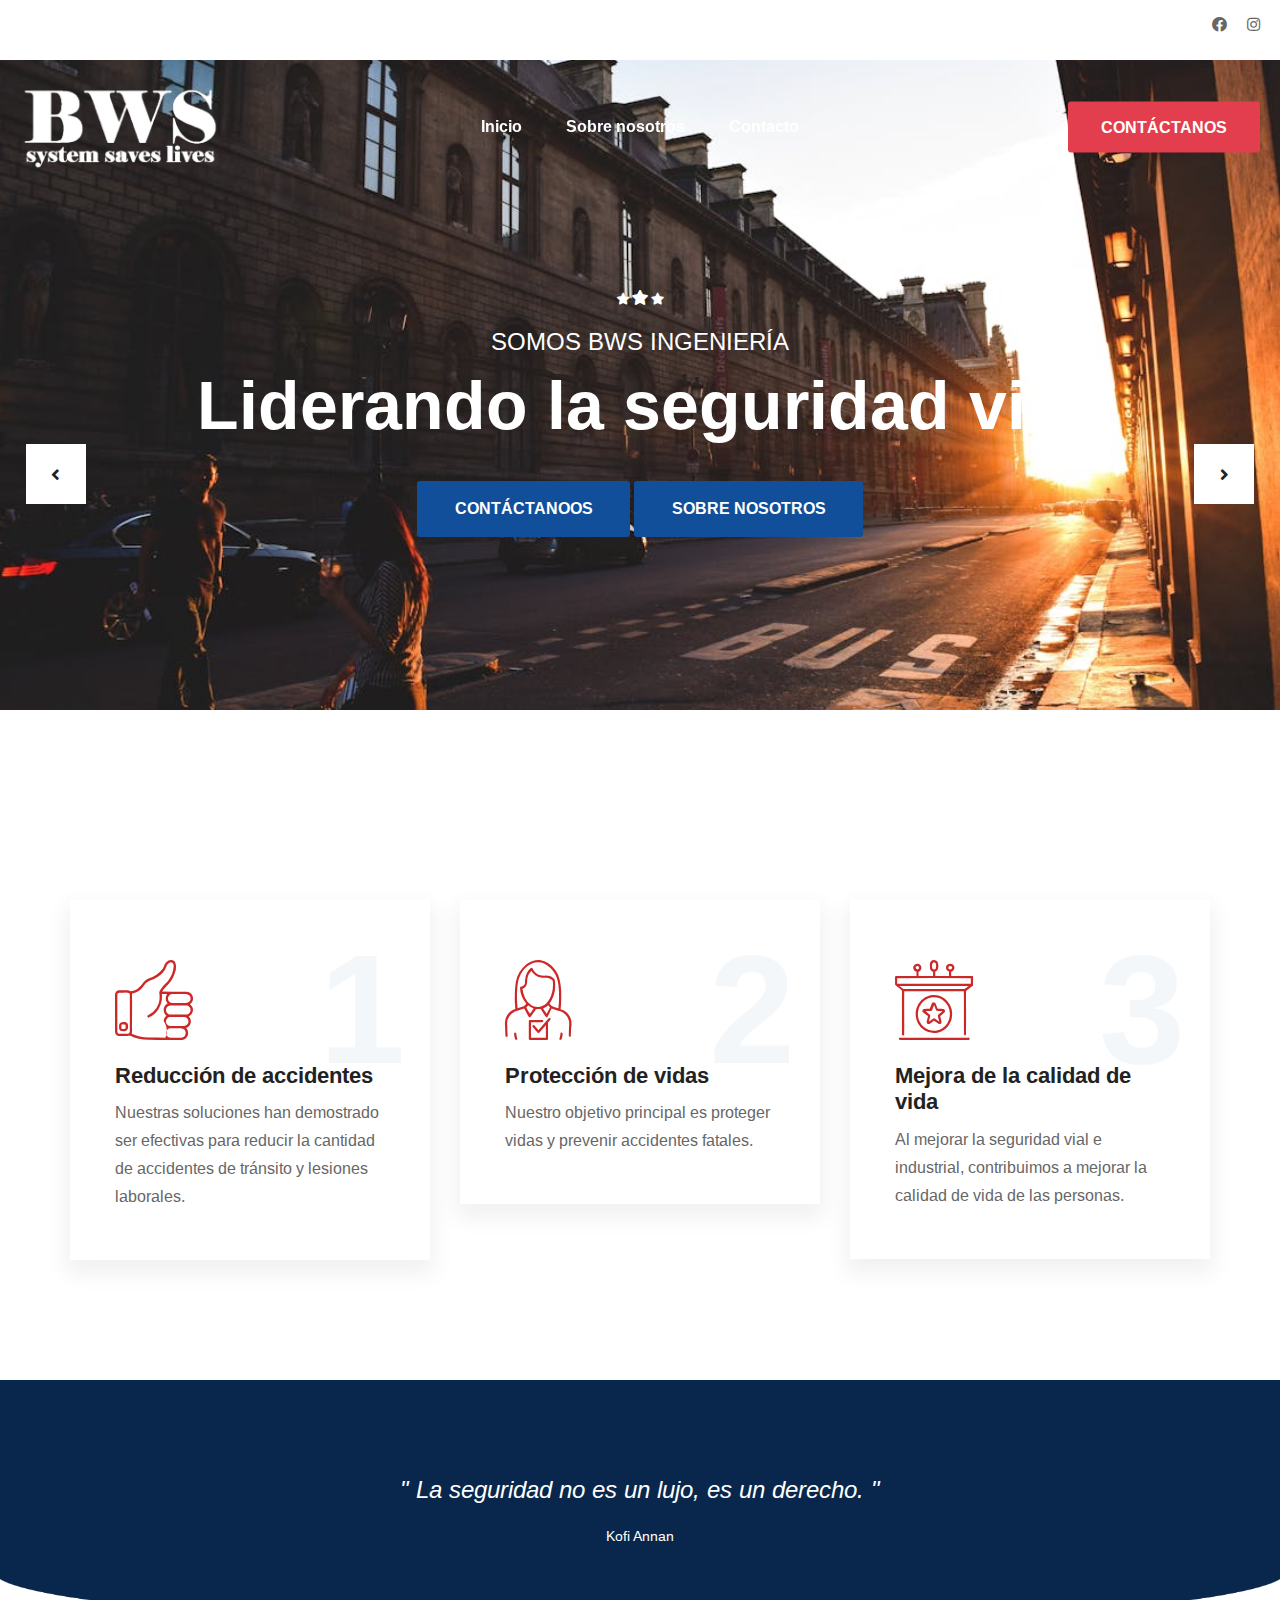
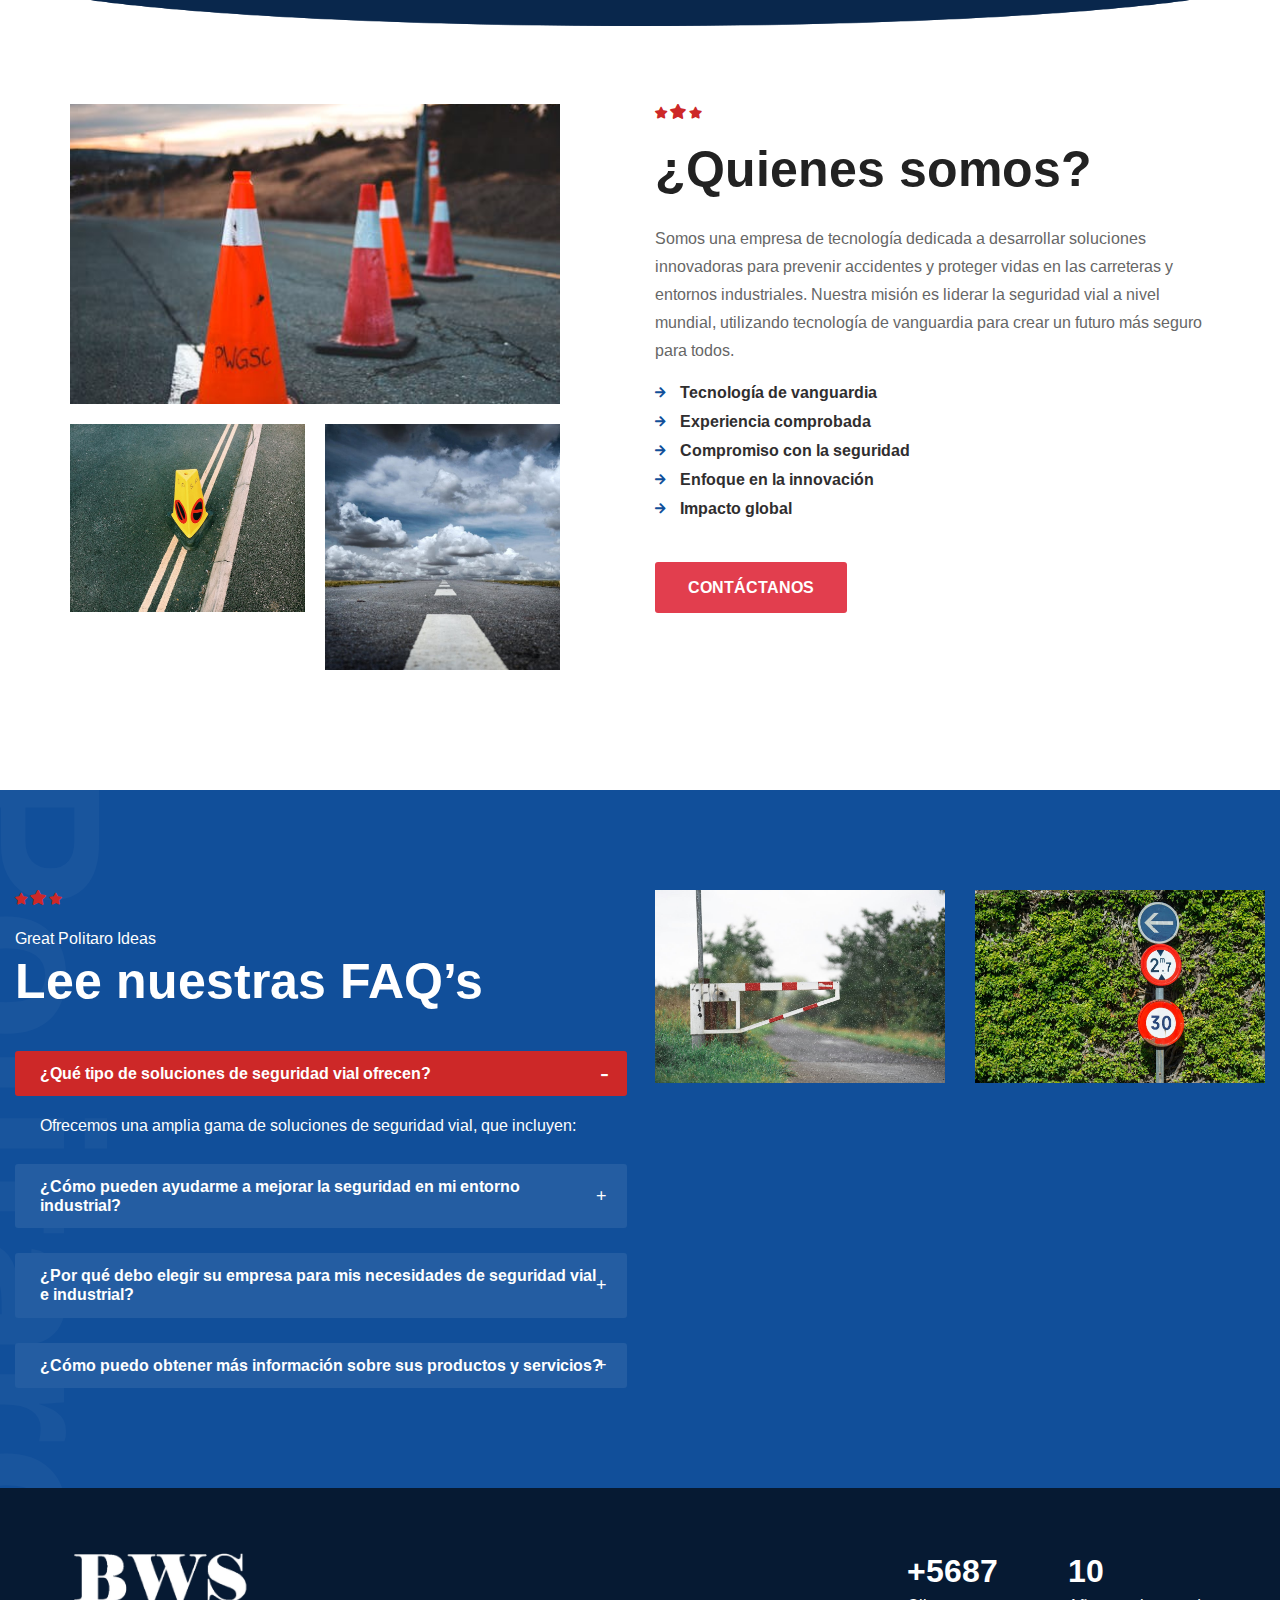
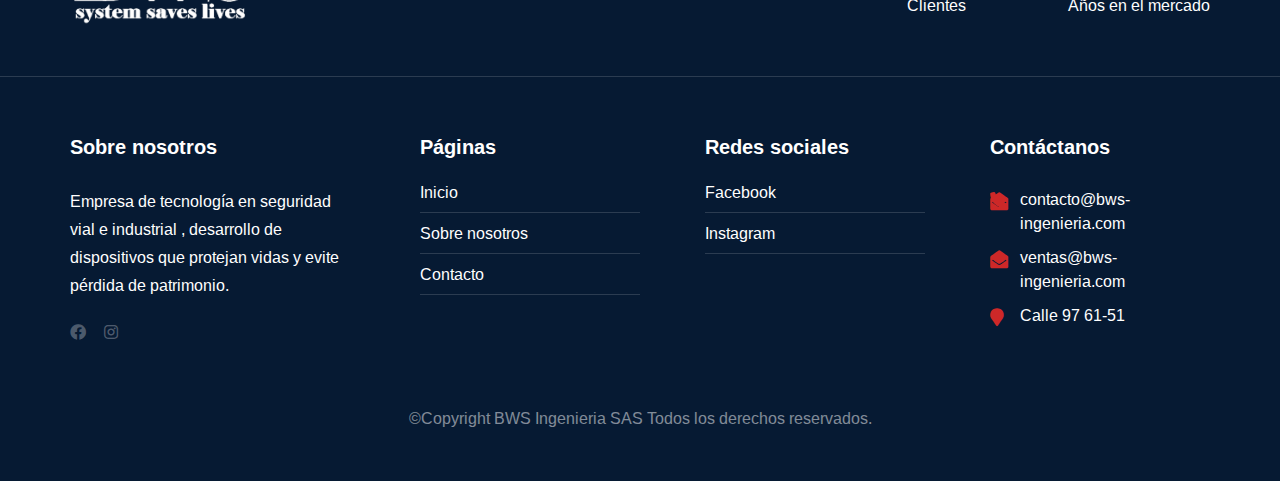
<file: index.html>
<!DOCTYPE html>
<html lang="en">

<head>
    <meta charset="UTF-8">
    <meta name="viewport" content="width=device-width, initial-scale=1.0">
    <meta http-equiv="X-UA-Compatible" content="ie=edge">
    <title>Inicio | BWS Ingenieria</title>
    <link rel="apple-touch-icon" sizes="180x180" href="assets/images/favicon/apple-touch-icon.png">
    <link rel="icon" type="image/png" sizes="32x32" href="assets/images/favicon/favicon-32x32.png">
    <link rel="icon" type="image/png" sizes="16x16" href="assets/images/favicon/favicon-16x16.png">
    <!-- For Window Tab Color -->
    <!-- Chrome, Firefox OS and Opera -->
    <meta name="theme-color" content="#cd2828">
    <!-- Windows Phone -->
    <meta name="msapplication-navbutton-color" content="#cd2828">
    <!-- iOS Safari -->
    <meta name="apple-mobile-web-app-status-bar-style" content="#cd2828">
    <link href="https://fonts.googleapis.com/css?family=Arimo:400,400i,700,700i%7CMerriweather:400i&amp;display=swap" rel="stylesheet">

    <!-- plugins styles -->
    <link rel="stylesheet" href="assets/css/animate.css">
    <link rel="stylesheet" href="assets/css/bootstrap.min.css">
    <link rel="stylesheet" href="assets/css/bootstrap-datepicker.min.css">
    <link rel="stylesheet" href="assets/css/bootstrap-select.min.css">
    <link rel="stylesheet" href="assets/css/hover-min.css">
    <link rel="stylesheet" href="assets/css/magnific-popup.css">
    <link rel="stylesheet" href="assets/css/owl.carousel.min.css">
    <link rel="stylesheet" href="assets/css/owl.theme.default.min.css">
    <link rel="stylesheet" href="assets/css/nouislider.css">
    <link rel="stylesheet" href="assets/css/nouislider.pips.css">
    <link rel="stylesheet" href="assets/css/jquery.bootstrap-touchspin.min.css">
    <link rel="stylesheet" href="assets/css/jquery.mCustomScrollbar.min.css">

    <!-- icon styles -->
    <link rel="stylesheet" type="text/css" href="assets/css/politaro-icons.css">
    <link rel="stylesheet" type="text/css" href="assets/css/simple-line-icons.css">
    <link rel="stylesheet" type="text/css" href="assets/css/fontawesome-all.min.css">

    <!-- main styles -->
    <link rel="stylesheet" href="assets/css/style.css">
    <link rel="stylesheet" href="assets/css/responsive.css">
</head>

<body>
    <div class="preloader" style="background-image: url(assets/images/resources/preloader.svg);"></div><!-- /.preloader -->
    <div class="page-wrapper">
        <div class="site-header__header-one-wrapper">
            <div class="topbar-one">
                <div class="container">
                    <div class="topbar-one__left">
                        
                    </div>
                    <div class="topbar-one__right">
                        <div class="topbar-one__social">
                            <a href="https://web.facebook.com/profile.php?id=61558423877377&_rdc=1&_rdr"><i class="fab fa-facebook"></i></a>
                            <a href="https://www.instagram.com/bws_ingenieria_sas"><i class="fab fa-instagram"></i></a>
                        </div>
                    </div>
                </div>
            </div>
            <header class="site-header site-header__header-one  ">
                <nav class="navbar navbar-expand-lg navbar-light header-navigation stricky">
                    <div class="container clearfix">
                        <div class="logo-box">
                            <a class="navbar-brand" href="index.html">
                                <img src="assets/brand/logo-white.png" style="width: 200px;" class="main-logo" alt="Awesome Image" />
                            </a>
                            <button class="menu-toggler side-menu__toggler">
                                <span class="fa fa-bars"></span>
                            </button>
                        </div><!-- /.logo-box -->
                        <!-- Collect the nav links, forms, and other content for toggling -->
                        <div class="main-navigation main-nav__main-navigation">
                            <ul class=" navigation-box ">
                                <li>
                                    <a href="index.html" >Inicio</a>
                                </li>
                                <li>
                                    <a href="about-us.html">Sobre nosotros</a>
                                </li>
                                <li>
                                    <a href="contact.html">Contacto</a>
                                </li>
                           
                            </ul>
                        </div>
                        <div class="right-side-box">
                            <a href="contact.html" class="thm-btn header-donation__btn">Contáctanos</a>
                        </div>
                    </div>
                    <!-- /.container -->
                </nav>
            </header>
        </div>
        <section class="slider-one">
            <div class="slider-one__carousel owl-carousel owl-theme">
                <div class="item slider-one__slide slider-one__slider-1" style="background-image: url(assets/images/1.jpeg);" data-thumb="assets/images/1.jpeg">
                    <div class="container text-center">
                        <i class="slider-one__icon politaro-icon-star-2"></i>
                        <p class="slider-one__tag-line">Somos BWS Ingeniería</p><!-- /.slider-one__tag-line -->
                        <h2 class="slider-one__title">Liderando la seguridad vial</h2><!-- /.slider-one__title -->
                        <div class="slider-one__btn-block">
                            <a href="contact.html" class="thm-btn slider-one__btn">Contáctanoos</a><!-- /.thm-btn slider-one__btn -->
                            <a href="about-us.html" class="thm-btn slider-one__btn">Sobre nosotros</a><!-- /.thm-btn slider-one__btn -->
                        </div><!-- /.slider-one__btn-block -->
                    </div><!-- /.container -->
                </div><!-- /.item -->
                <div class="item slider-one__slide slider-one__slider-2" style="background-image: url(assets/images/2.jpeg);" data-thumb="assets/images/2.jpeg">
                    <div class="container text-center">
                        <i class="slider-one__icon politaro-icon-star-2"></i>
                        <p class="slider-one__tag-line">Somos BWS Ingeniería</p><!-- /.slider-one__tag-line -->
                        <h2 class="slider-one__title">Seguridad vial e industrial</h2><!-- /.slider-one__title -->
                        <div class="slider-one__btn-block">
                            <a href="contact.html" class="thm-btn slider-one__btn">Contáctanoos</a><!-- /.thm-btn slider-one__btn -->
                            <a href="about-us.html" class="thm-btn slider-one__btn">Sobre nosotros</a><!-- /.thm-btn slider-one__btn -->
                        </div><!-- /.slider-one__btn-block -->
                    </div><!-- /.container -->
                </div><!-- /.item -->
                <div class="item slider-one__slide slider-one__slider-3" style="background-image: url(assets/images/3.jpeg);" data-thumb="assets/images/3.jpeg">
                    <div class="container text-center">
                        <i class="slider-one__icon politaro-icon-star-2"></i>
                        <p class="slider-one__tag-line">Somos BWS Ingeniería</p><!-- /.slider-one__tag-line -->
                        <h2 class="slider-one__title">Construyendo un futuro más seguro</h2><!-- /.slider-one__title -->
                        <div class="slider-one__btn-block">
                            <a href="contact.html" class="slider-one__btn thm-btn">Contáctanoos</a><!-- /.thm-btn slider-one__btn -->
                            <a href="about-us.html" class="slider-one__btn thm-btn">Sobre nosotros</a><!-- /.thm-btn slider-one__btn -->
                        </div><!-- /.slider-one__btn-block -->
                    </div><!-- /.container -->
                </div><!-- /.item -->
            </div><!-- /.slider-one__carousel -->
            <div class="slider-one__nav">
                <a class="slider-one__nav-left slide-one__left-btn" href="#">
                    <i class="fas fa-angle-left"></i>
                </a>
                <a class="slider-one__nav-right slide-one__right-btn" href="#">
                    <i class="fas fa-angle-right"></i>
                </a>
            </div><!-- /.slider-two__nav -->
        </section><!-- /.slider-one -->
        <section class="service-one service-one__about-page">
            <div class="container">
                <div class="row">
                    <div class="col-lg-4 wow fadeInUp" data-wow-duration="1500ms" data-wow-delay="000ms">
                        <div class="service-one__single">
                            <div class="service-one__content">
                                <div class="service-one__top">
                                    <i class="politaro-icon-hand-1"></i>
                                    <h3>Reducción de accidentes</h3>
                                    <p>Nuestras soluciones han demostrado ser efectivas para reducir la cantidad de accidentes de tránsito y lesiones laborales.</p>
                                </div><!-- /.service-one__top -->
                                
                            </div><!-- /.service-one__content -->
                        </div><!-- /.service-one__single -->
                    </div><!-- /.col-lg-4 -->
                    <div class="col-lg-4 wow fadeInUp" data-wow-duration="1500ms" data-wow-delay="100ms">
                        <div class="service-one__single">
                            <div class="service-one__content">
                                <div class="service-one__top">
                                    <i class="politaro-icon-woman-1"></i>
                                    <h3>Protección de vidas</h3>
                                    <p>Nuestro objetivo principal es proteger vidas y prevenir accidentes fatales.</p>
                                </div><!-- /.service-one__top -->
                            
                            </div><!-- /.service-one__content -->
                        </div><!-- /.service-one__single -->
                    </div><!-- /.col-lg-4 -->
                    <div class="col-lg-4 wow fadeInUp" data-wow-duration="1500ms" data-wow-delay="200ms">
                        <div class="service-one__single">
                            <div class="service-one__content">
                                <div class="service-one__top">
                                    <i class="politaro-icon-star-1"></i>
                                    <h3>Mejora de la calidad de vida</h3>
                                    <p>Al mejorar la seguridad vial e industrial, contribuimos a mejorar la calidad de vida de las personas.</p>
                                </div>
                            </div><!-- /.service-one__content -->
                        </div><!-- /.service-one__single -->
                    </div><!-- /.col-lg-4 -->
                </div><!-- /.row -->
            </div><!-- /.container -->
        </section><!-- /.service-one -->



        <section class="twitter-one">
            <div class="twitter-one__bg" style="background-image: url(assets/images/backgrounds/tweet-bg-1-1.jpg);"></div><!-- /.twitter-one__bg -->
            <div class="container text-center">
                <div class="twitter-one__single">
                    <p>" La seguridad no es un lujo, es un derecho. "</p>
                    <h3>Kofi Annan</h3>
                </div><!-- /.twitter-one__single -->
            </div><!-- /.container -->
        </section><!-- /.twitter-one -->

<br>
<br>
<br>
        <section class="about-three">
            <div class="container">
                <div class="row">
                    <div class="col-lg-6">
                        <div class="about-three__image-gallery row">
                            <div class="col-lg-12">
                                <img src="assets/images/4.jpeg" style="height: 300px; width: 100%; object-fit: cover;" class="img-fluid" alt="">
                            </div><!-- /.col-lg-12 -->
                            <div class="col-md-6">
                                <img src="assets/images/5.jpeg" class="img-fluid" alt="">
                            </div><!-- /.col-md-6 -->
                            <div class="col-md-6">
                                <img src="assets/images/6.jpeg" class="img-fluid" alt="">
                            </div><!-- /.col-md-6 -->
                        </div><!-- /.about-three__image-gallery -->
                    </div><!-- /.col-lg-6 -->
                    <div class="col-lg-6">
                        <div class="about-three__content">
                            <div class="block-title text-left">
                                <i class="block-title__icon politaro-icon-star-2"></i>
                                <h3>¿Quienes somos?</h3>
                            </div><!-- /.block-title -->
                            <div class="about-three__text">
                                <p>Somos una empresa de tecnología dedicada a desarrollar soluciones innovadoras para prevenir accidentes y proteger vidas en las carreteras y entornos industriales. Nuestra misión es liderar la seguridad vial a nivel mundial, utilizando tecnología de vanguardia para crear un futuro más seguro para todos.
                                </p>
                            </div><!-- /.about-three__text -->
                            <ul class="list-unstyled about-three__list">
                                <li><i class="fa fa-arrow-right"></i>Tecnología de vanguardia</li>
                                <li><i class="fa fa-arrow-right"></i>Experiencia comprobada</li>
                                <li><i class="fa fa-arrow-right"></i>Compromiso con la seguridad</li>
                                <li><i class="fa fa-arrow-right"></i>Enfoque en la innovación</li>
                                <li><i class="fa fa-arrow-right"></i>Impacto global</li>
                                
                            </ul><!-- /.list-unstyled -->
                            <a href="contact.html" class="thm-btn about-three__btn">Contáctanos</a><!-- /.thm-btn -->
                        </div><!-- /.about-three__content -->
                    </div><!-- /.col-lg-6 -->
                </div><!-- /.row -->
            </div><!-- /.container -->
        </section><!-- /.about-three -->

   



        <section class="faq-one">
            <h3 class="faq-one__floted-text">Politaro</h3><!-- /.fact-one__flotaed-text -->
            <div class="container-fluid">
                <div class="row no-gutters">
                    <div class="col-lg-6">
                        <div class="faq-one__accrodion-wrap">
                            <div class="block-title text-left">
                                <i class="block-title__icon politaro-icon-star-2"></i>
                                <p>Great Politaro Ideas</p>
                                <h3>Lee nuestras FAQ’s</h3>
                            </div><!-- /.block-title -->
                            <div class="accrodion-grp" data-grp-name="faq-one__accrodion">
                                <div class="accrodion active">
                                    <div class="accrodion-title">
                                        <h4>¿Qué tipo de soluciones de seguridad vial ofrecen?</h4>
                                    </div>
                                    <div class="accrodion-content">
                                        <div class="inner">
                                            <p>Ofrecemos una amplia gama de soluciones de seguridad vial, que incluyen:</p>
                                        </div><!-- /.inner -->
                                    </div>
                                </div>
                                <div class="accrodion ">
                                    <div class="accrodion-title">
                                        <h4>¿Cómo pueden ayudarme a mejorar la seguridad en mi entorno industrial?</h4>
                                    </div>
                                    <div class="accrodion-content">
                                        <div class="inner">
                                            <p>Ofrecemos una variedad de soluciones de seguridad industrial, que incluyen:</p>
                                        </div><!-- /.inner -->
                                    </div>
                                </div>
                                <div class="accrodion">
                                    <div class="accrodion-title">
                                        <h4>¿Por qué debo elegir su empresa para mis necesidades de seguridad vial e industrial?</h4>
                                    </div>
                                    <div class="accrodion-content">
                                        <div class="inner">
                                            <p>Somos una empresa líder en seguridad vial e industrial con una amplia experiencia y un compromiso con la seguridad. Ofrecemos soluciones innovadoras y efectivas que pueden ayudarlo a reducir accidentes, proteger vidas y mejorar la calidad de vida.</p>
                                        </div><!-- /.inner -->
                                    </div>
                                </div>
                                <div class="accrodion">
                                    <div class="accrodion-title">
                                        <h4>¿Cómo puedo obtener más información sobre sus productos y servicios?</h4>
                                    </div>
                                    <div class="accrodion-content">
                                        <div class="inner">
                                            <p>Puede visitar nuestro sitio web, contactarnos por teléfono o correo electrónico, o solicitar una cotización gratuita.</p>
                                        </div><!-- /.inner -->
                                    </div>
                                </div>
                            </div>
                        </div><!-- /.faq-one__accrodion-wrap -->
                    </div><!-- /.col-lg-6 -->
                    <div class="col-lg-6">
                        <div class="faq-one__images">
                            <div class="row high-gutters">
                                <div class="col-sm-6">
                                    <img src="assets/images/77.jpeg" class="img-fluid" alt="Awesome Image" />
                                </div><!-- /.col-sm-6 -->
                                <div class="col-sm-6">
                                    <img src="assets/images/8.jpeg" class="img-fluid" alt="Awesome Image" />
                                </div><!-- /.col-sm-6 -->
                            </div><!-- /.row high-gutters -->
                        </div><!-- /.faq-one__images -->
                    </div><!-- /.col-lg-6 -->
                </div><!-- /.row no-gutters -->
            </div><!-- /.container-fluid -->
        </section><!-- /.faq-one -->


        <section class="site-footer__wrapper site-footer__style-two">
            <div class="site-footer__upper">
                <div class="container">
                    <div class="site-footer__logo">
                        <a href="index.html"><img src="assets/brand/logo-white.png" style="width: 180px;"
                                alt="Awesome Image" /></a>
                    </div><!-- /.site-footer__logo -->
                    <div class="site-footer__counter">
                        <div class="site-footer__counter-single">
                            <h3>+<span class="counter">5687</span></h3><!-- /.counter -->
                            <p>Clientes</p>
                        </div><!-- /.site-footer__counter-single -->
                        <div class="site-footer__counter-single">
                            <h3 class="counter">10</h3><!-- /.counter -->
                            <p>Años en el mercado</p>
                        </div><!-- /.site-footer__counter-single -->

                    </div><!-- /.site-footer__counter -->
                </div><!-- /.container -->
            </div><!-- /.site-footer__upper -->
            <footer class="site-footer">
                <div class="container">
                    <div class="row no-gutters">
                        <div class="col-lg-3 col-md-6">
                            <div class="footer-widget">
                                <h3 class="footer-widget__title">Sobre nosotros</h3><!-- /.footer-widget__title -->
                                <p>Empresa de tecnología en seguridad vial e industrial , desarrollo de dispositivos que
                                    protejan vidas y evite pérdida de patrimonio.</p>
                                <div class="footer-widget__social">
                                    <a href="https://web.facebook.com/profile.php?id=61558423877377&_rdc=1&_rdr"><i class="fab fa-facebook"></i></a>
                                    <a href="https://www.instagram.com/bws_ingenieria_sa"><i class="fab fa-instagram"></i></a>
                                </div><!-- /.footer-widget__social -->
                            </div><!-- /.footer-widget -->
                        </div><!-- /.col-lg-3 -->
                        <div class="col-lg-3 col-md-6">
                            <div class="footer-widget footer-widget__links-widget">
                                <h3 class="footer-widget__title">Páginas</h3><!-- /.footer-widget__title -->
                                <ul class="footer-widget__links list-unstyled">
                                    <li><a href="index.html">Inicio</a></li>
                                    <li><a href="about-us.html">Sobre nosotros</a></li>
                                    <li><a href="contact.html">Contacto</a></li>
                                </ul><!-- /.footer-widget__links -->
                            </div><!-- /.footer-widget -->
                        </div><!-- /.col-lg-3 -->
                        <div class="col-lg-3 col-md-6">
                            <div class="footer-widget footer-widget__links-widget">
                                <h3 class="footer-widget__title">Redes sociales</h3><!-- /.footer-widget__title -->
                                <ul class="footer-widget__links list-unstyled">
                                    <li><a target="_blank"
                                            href="https://web.facebook.com/profile.php?id=61558423877377&_rdc=1&_rdr">Facebook</a>
                                    </li>
                                    <li><a target="_blank"
                                            href="https://www.instagram.com/bws_ingenieria_sas">Instagram</a></li>
                                </ul><!-- /.footer-widget__links -->
                            </div><!-- /.footer-widget -->
                        </div><!-- /.col-lg-3 -->
                        <div class="col-lg-3 col-md-6">
                            <div class="footer-widget footer-widget__contact-widget">
                                <h3 class="footer-widget__title">Contáctanos</h3><!-- /.footer-widget__title -->
                                <ul class="footer-widget__contact-info list-unstyled">
                                    <li>
                                        <i class="fa fa-phone-alt"></i>
                                        <strong><a href="tel:+1-345-206-7849"></a></strong>
                                    </li>
                                    <li>

                                        <i class="fa fa-envelope-open"></i>
                                        <a href="mailto:contacto@bws-ingenieria.com ">contacto@bws-ingenieria.com </a>
                                    </li>
                                    <li>
                                        <i class="fa fa-envelope-open"></i>
                                        <a href="mailto:ventas@bws-ingenieria.com">ventas@bws-ingenieria.com</a>
                                    </li>
                                    <li>
                                        <i class="fa fa-map-marker"></i>
                                        Calle 97 61-51
                                    </li>
                                </ul><!-- /.footer-widget__contact-info -->
                            </div><!-- /.footer-widget -->
                        </div><!-- /.col-lg-3 -->
                    </div><!-- /.row -->
                </div><!-- /.container -->
            </footer><!-- /.site-footer -->
            <div class="site-footer__bottom">
                <div class="container text-center">
                    <p>©Copyright BWS Ingenieria SAS Todos los derechos reservados.</p>
                </div><!-- /.container -->
            </div><!-- /.site-footer__bottom -->
        </section>
        <div class="side-menu__block">

            <a href="#" class="side-menu__toggler side-menu__close-btn">
                <i class="fa fa-times"></i>
            </a>
    
            <div class="side-menu__block-overlay custom-cursor__overlay">
                <div class="cursor"></div>
                <div class="cursor-follower"></div>
            </div><!-- /.side-menu__block-overlay -->
            <div class="side-menu__block-inner ">
    
                <a href="index.html" class="side-menu__logo"><img src="assets/brand/logo-white.png" style="width: 150px;"
                        alt="Awesome Image" /></a>
                <nav class="mobile-nav__container">
                    <!-- content is loading via js -->
                </nav>
                <p class="side-menu__block__copy">©Copyright BWS Ingenieria Todos los derechos reservados.</p>
                <div class="side-menu__social">
                </div>
            </div>
        </div>
    </div>

    <a href="#" data-target="html" class="scroll-to-target scroll-to-top"><i class="fa fa-angle-up"></i></a>
    <script src="assets/js/jquery.min.js"></script>
    <script src="assets/js/bootstrap.bundle.min.js"></script>
    <script src="assets/js/bootstrap-datepicker.min.js"></script>
    <script src="assets/js/bootstrap-select.min.js"></script>
    <script src="assets/js/isotope.js"></script>
    <script src="assets/js/jquery.counterup.min.js"></script>
    <script src="assets/js/jquery.magnific-popup.min.js"></script>
    <script src="assets/js/jquery.validate.min.js"></script>
    <script src="assets/js/owl.carousel.min.js"></script>
    <script src="assets/js/TweenMax.min.js"></script>
    <script src="assets/js/jquery.enllax.min.js"></script>
    <script src="assets/js/waypoints.min.js"></script>
    <script src="assets/js/wow.min.js"></script>
    <script src="assets/js/jquery.mCustomScrollbar.concat.min.js"></script>
    <script src="assets/js/circle-progress.min.js"></script>
    <script src="assets/js/countdown.min.js"></script>
    <script src="assets/js/jquery.ajaxchimp.min.js"></script>

    <script src="assets/js/nouislider.js"></script>
    <script src="assets/js/jquery.bootstrap-touchspin.min.js"></script>
    <script src="assets/js/theme.js"></script>
</body>


</html>
</file>
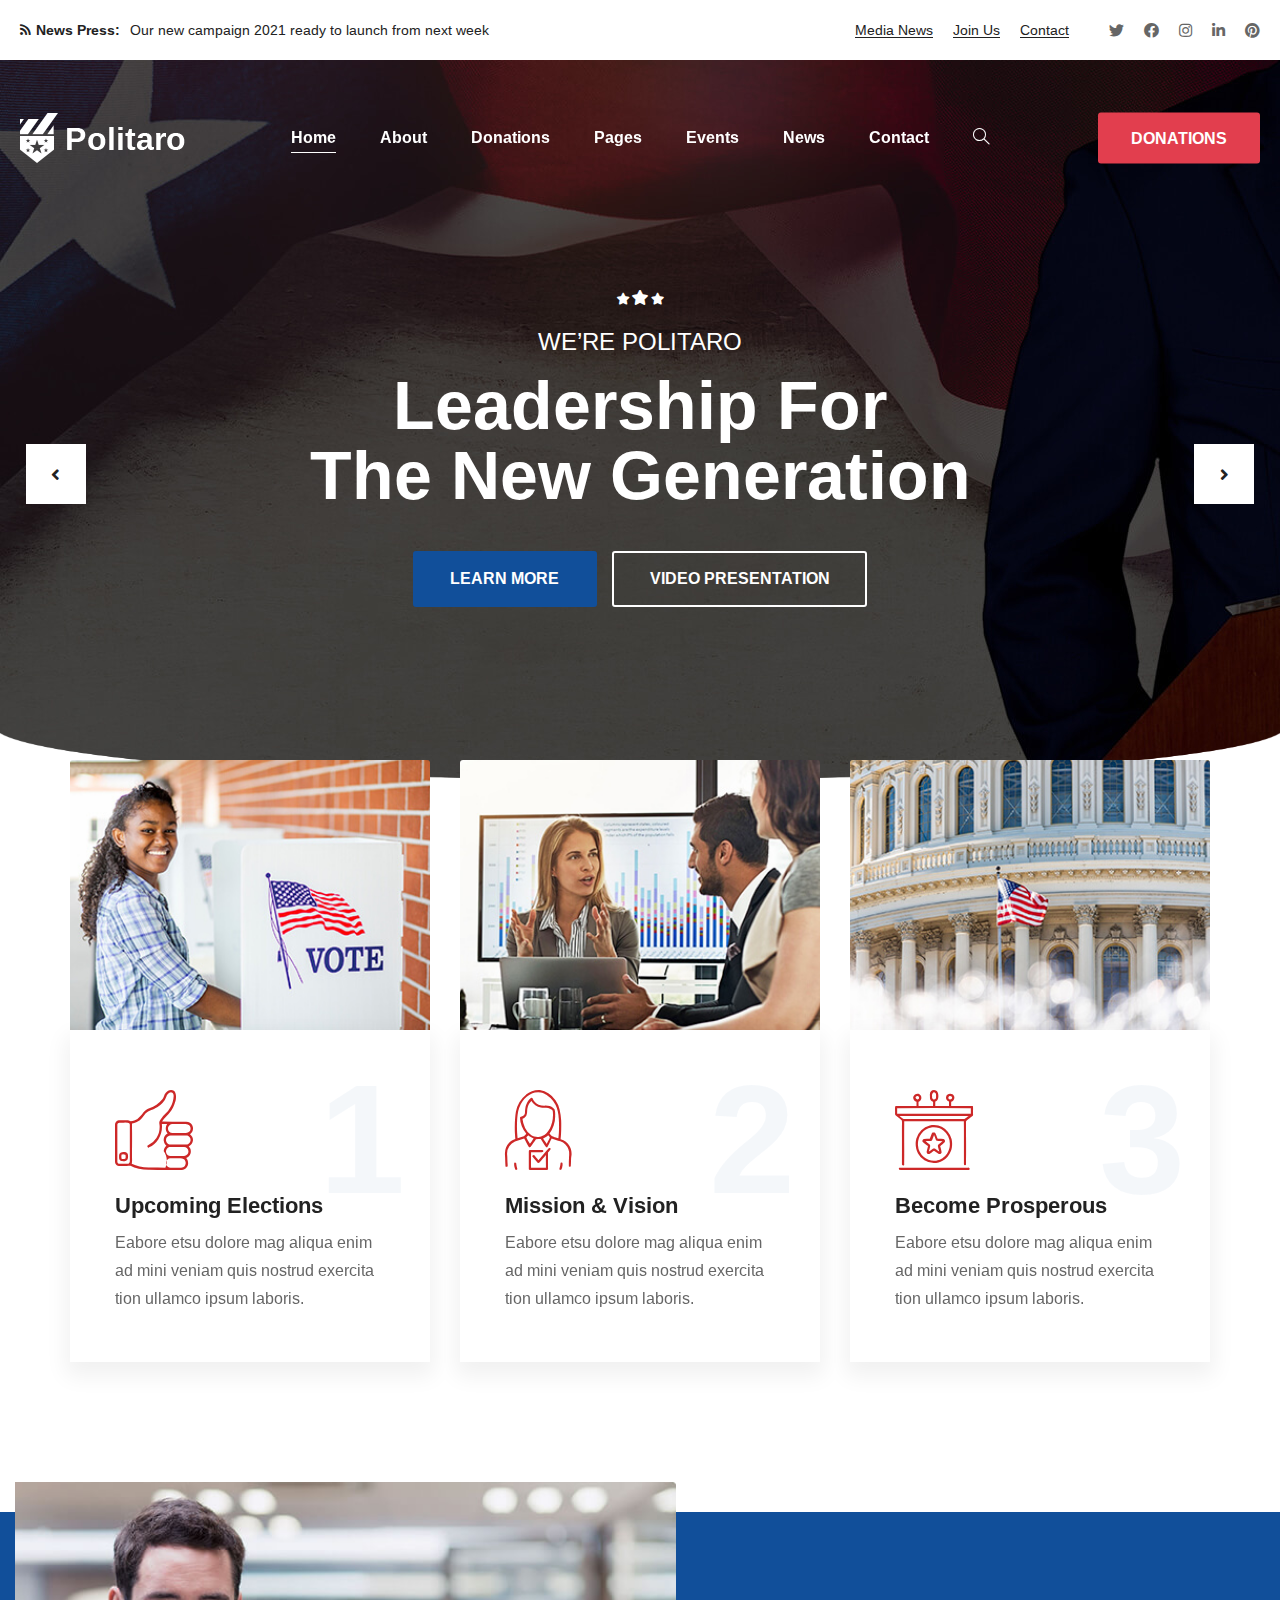
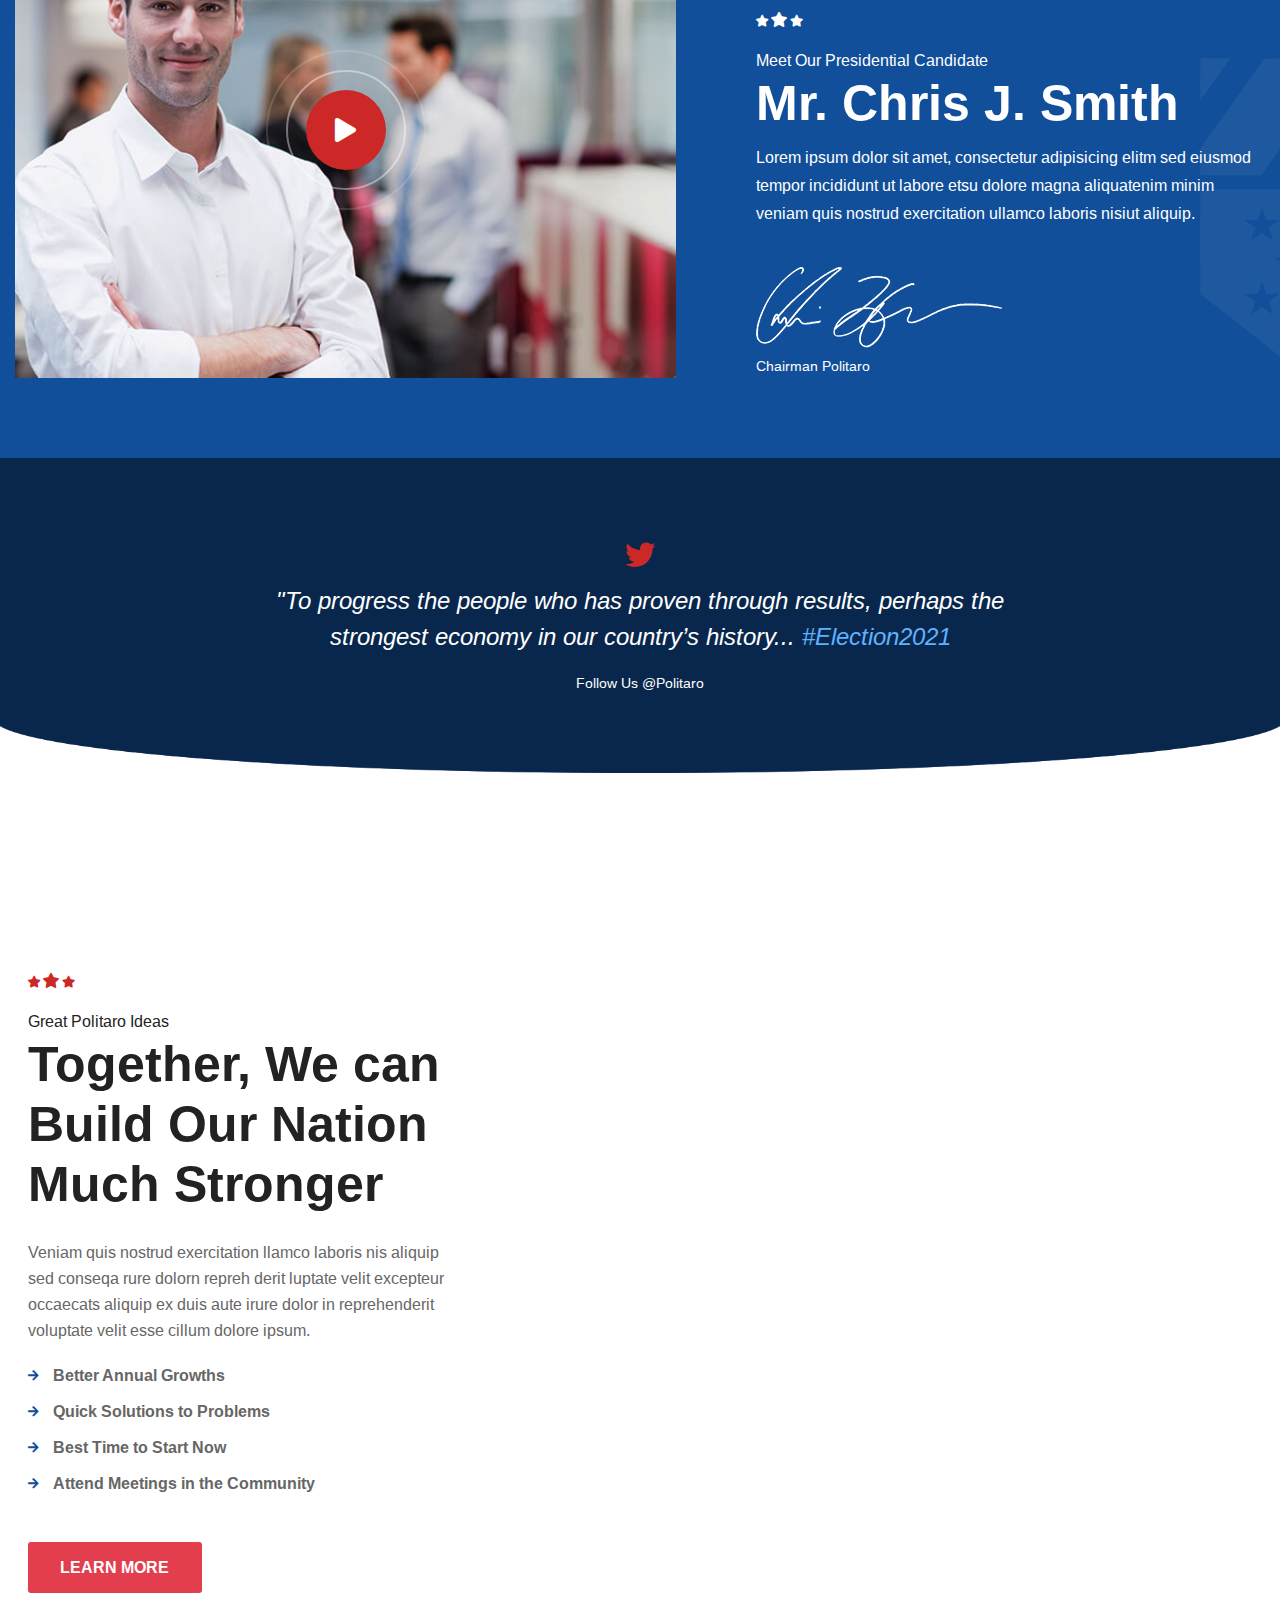
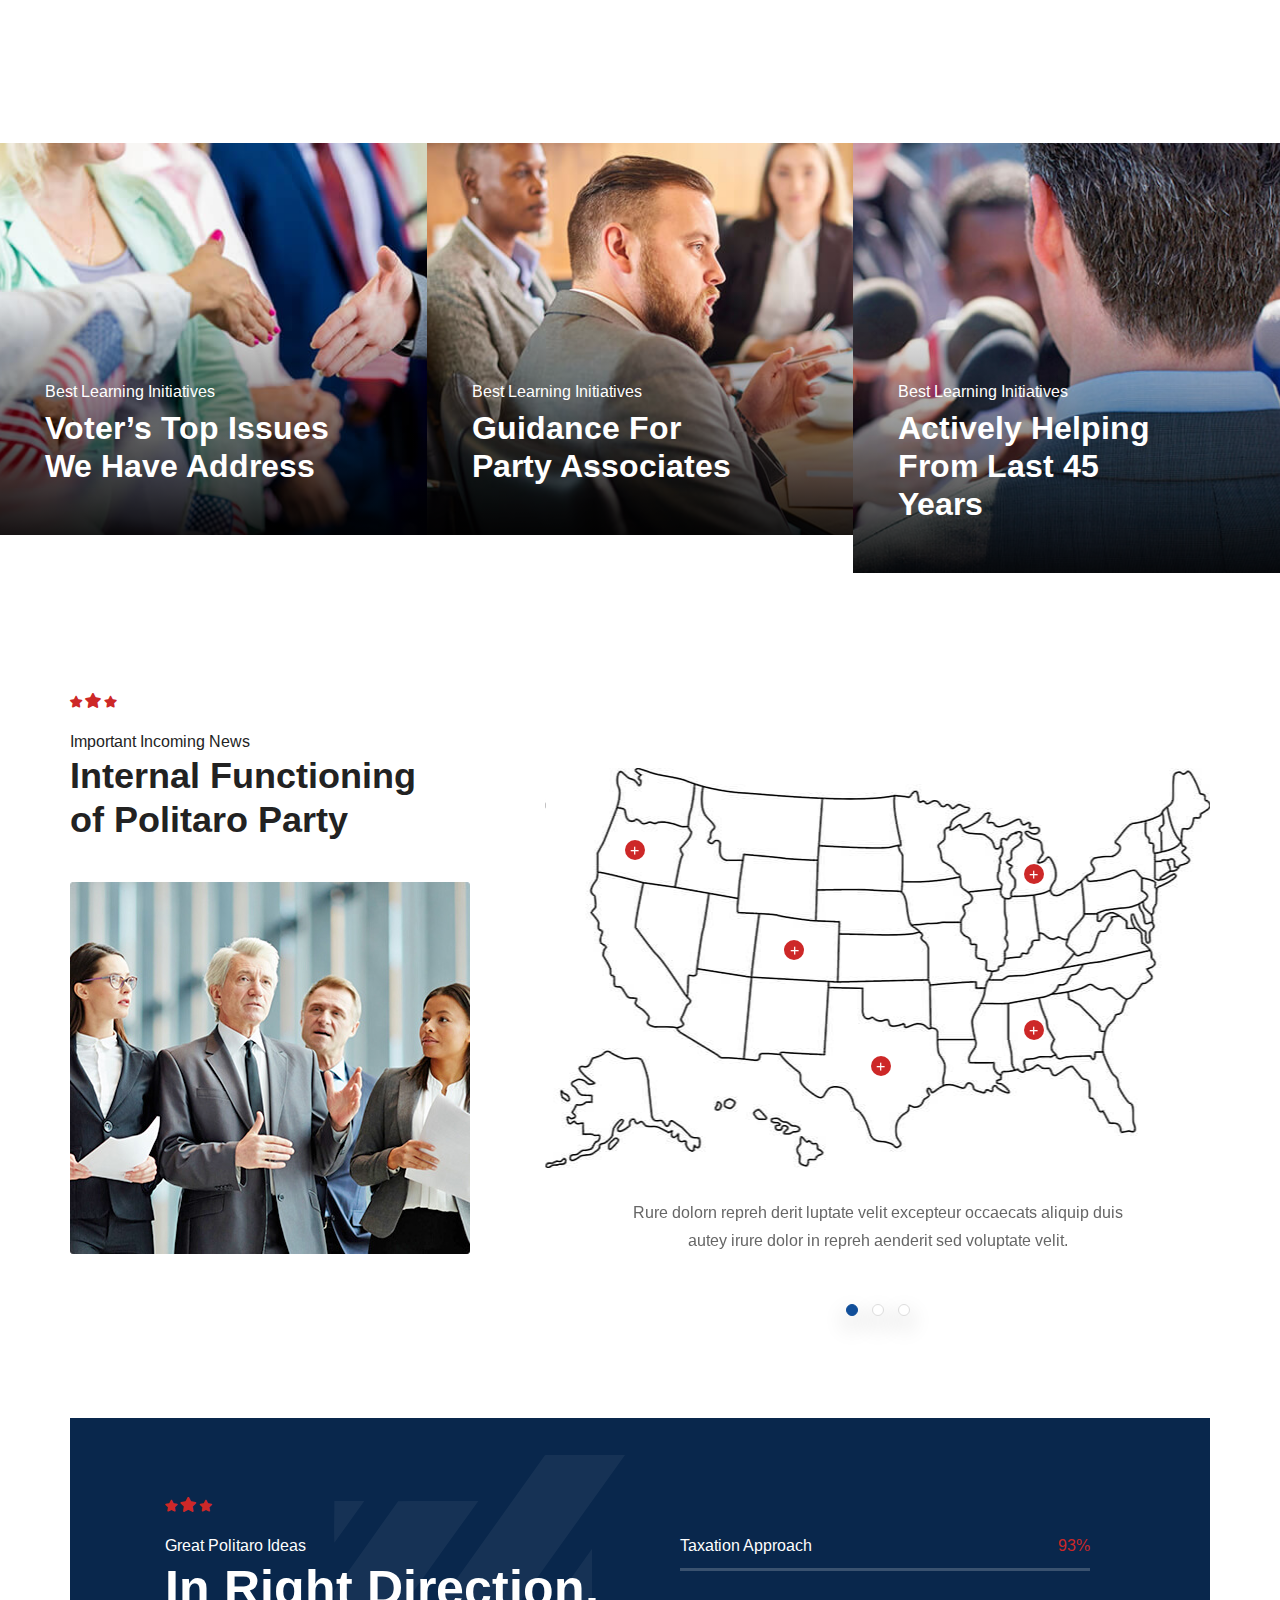
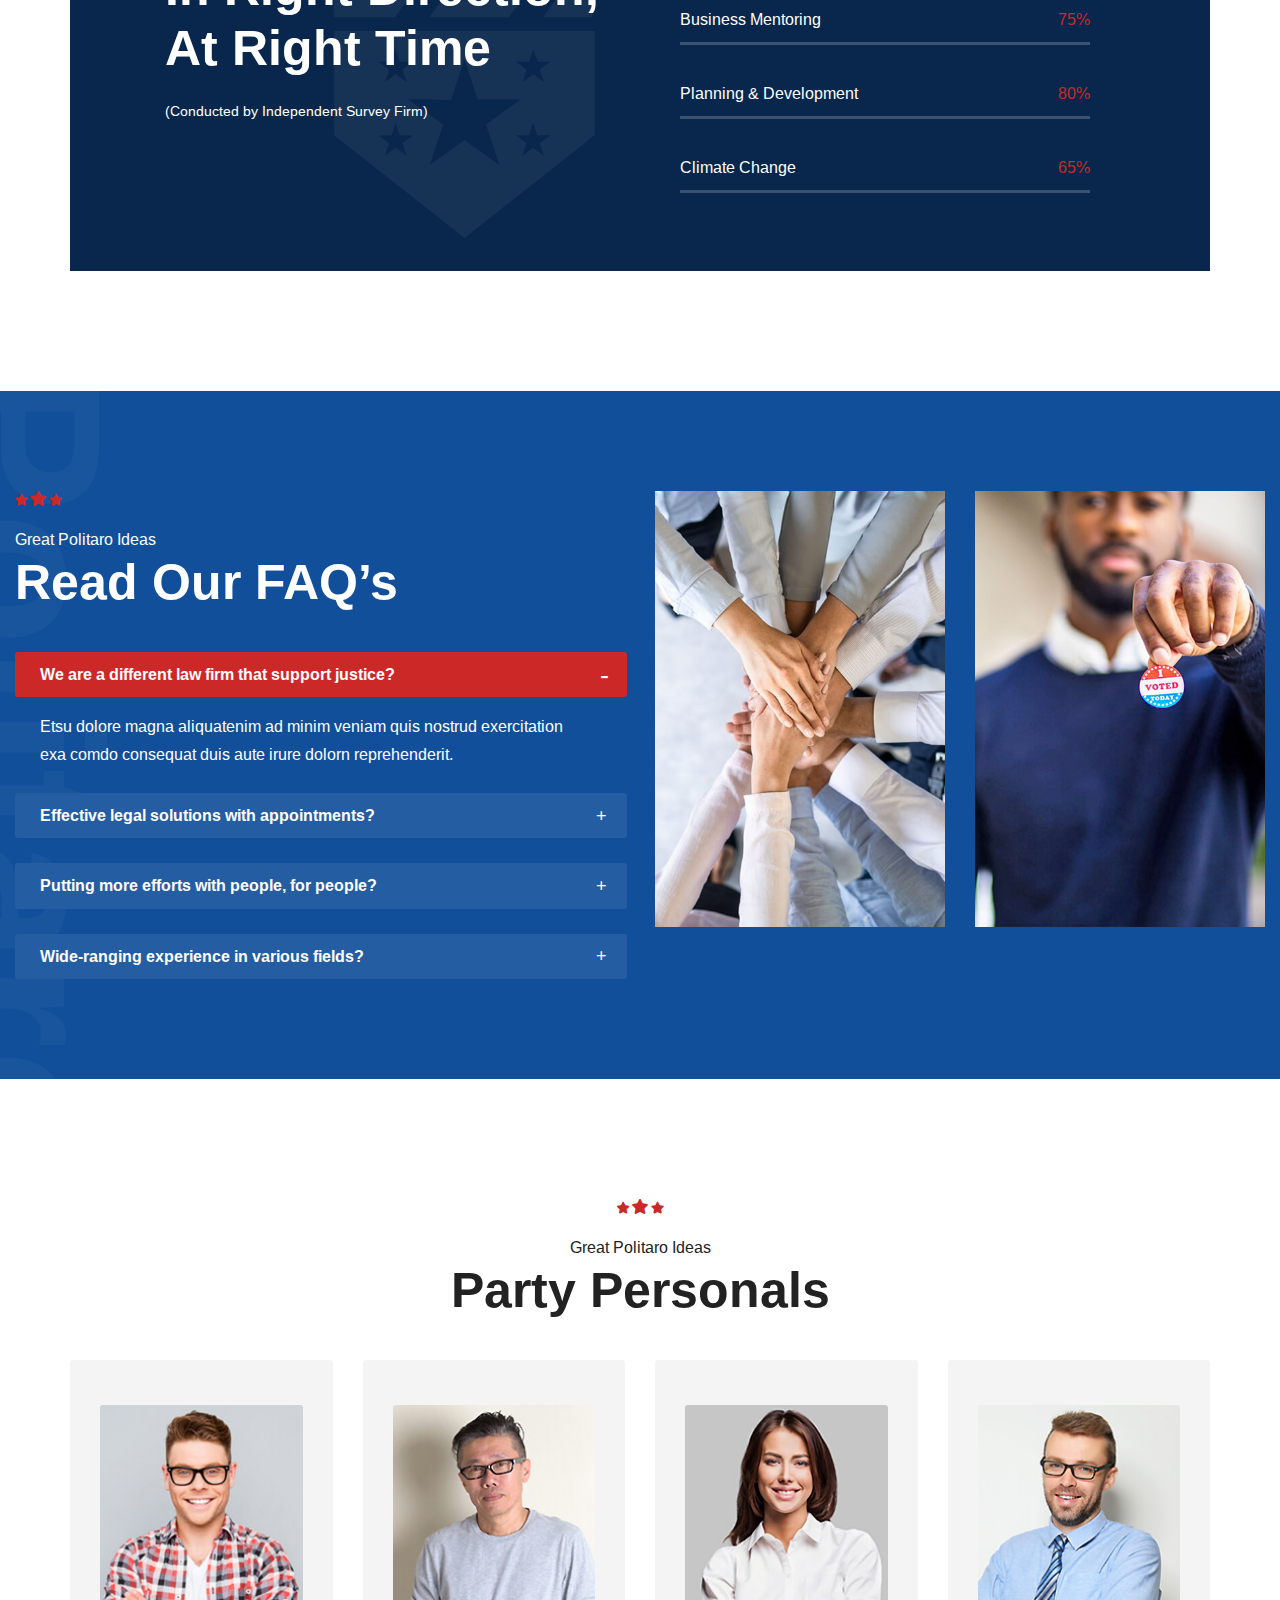
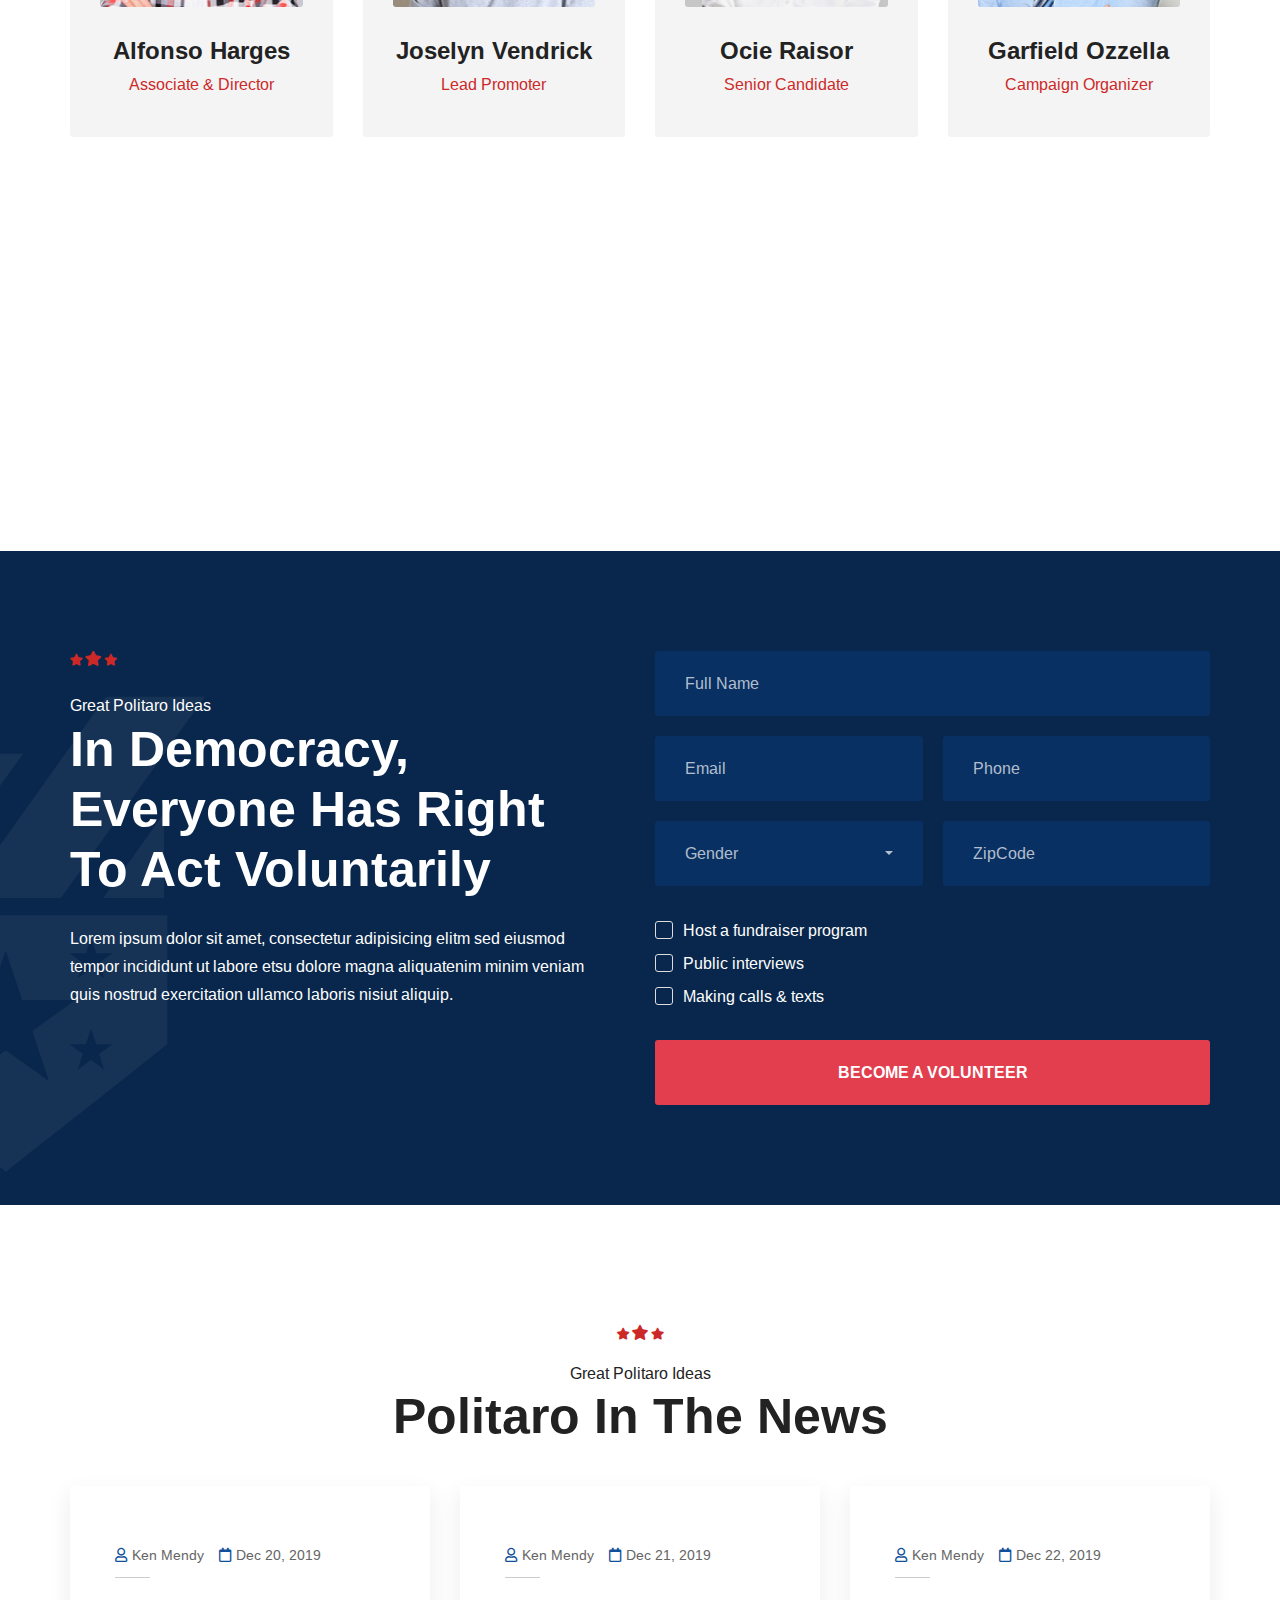
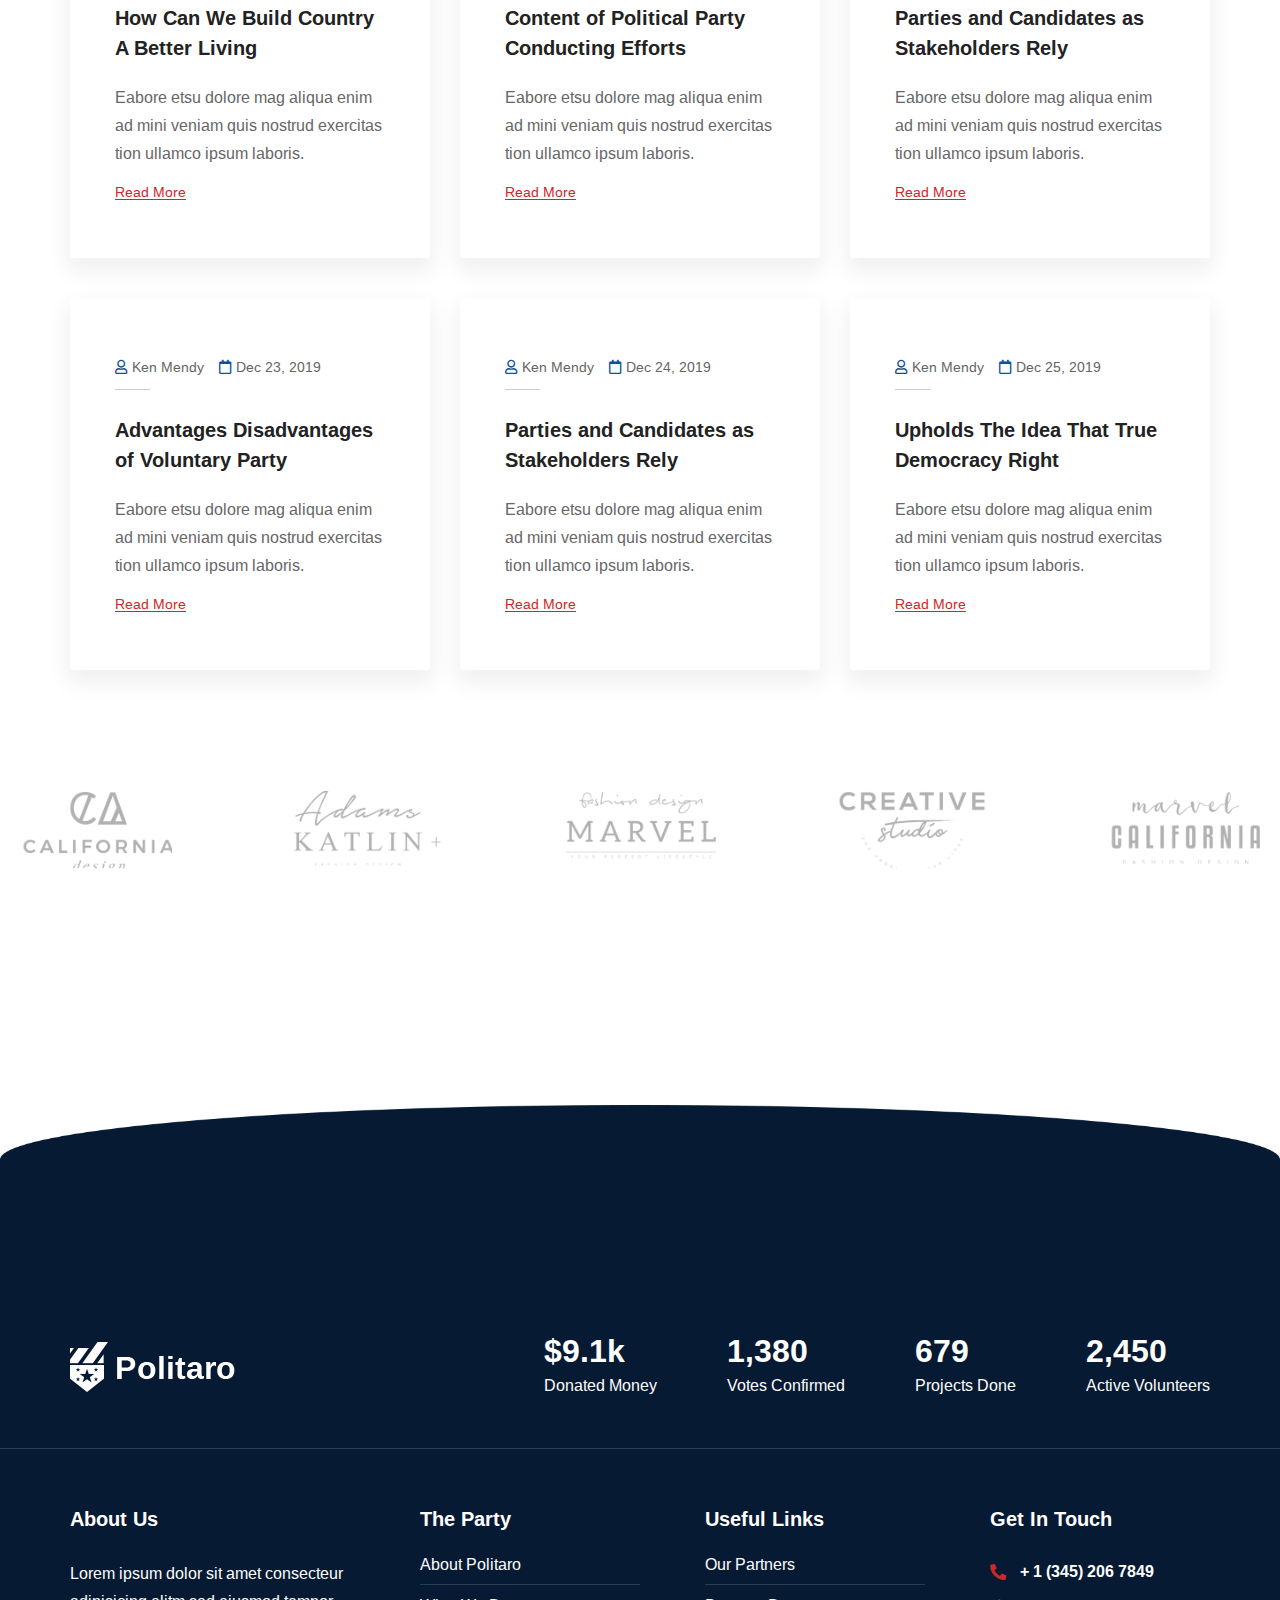
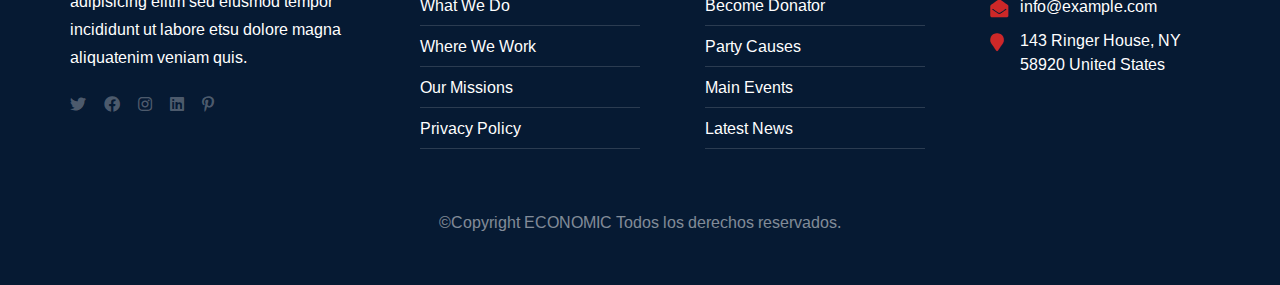
<file: template/index.html>
<!DOCTYPE html>
<html lang="en">

<head>
    <meta charset="UTF-8">
    <meta name="viewport" content="width=device-width, initial-scale=1.0">
    <meta http-equiv="X-UA-Compatible" content="ie=edge">
    <title>Home Page One || Politaro || Responsive HTML Template</title>
    <link rel="apple-touch-icon" sizes="180x180" href="assets/images/favicon/apple-touch-icon.png">
    <link rel="icon" type="image/png" sizes="32x32" href="assets/images/favicon/favicon-32x32.png">
    <link rel="icon" type="image/png" sizes="16x16" href="assets/images/favicon/favicon-16x16.png">
    <!-- For Window Tab Color -->
    <!-- Chrome, Firefox OS and Opera -->
    <meta name="theme-color" content="#cd2828">
    <!-- Windows Phone -->
    <meta name="msapplication-navbutton-color" content="#cd2828">
    <!-- iOS Safari -->
    <meta name="apple-mobile-web-app-status-bar-style" content="#cd2828">
    <link href="https://fonts.googleapis.com/css?family=Arimo:400,400i,700,700i%7CMerriweather:400i&amp;display=swap" rel="stylesheet">

    <!-- plugins styles -->
    <link rel="stylesheet" href="assets/css/animate.css">
    <link rel="stylesheet" href="assets/css/bootstrap.min.css">
    <link rel="stylesheet" href="assets/css/bootstrap-datepicker.min.css">
    <link rel="stylesheet" href="assets/css/bootstrap-select.min.css">
    <link rel="stylesheet" href="assets/css/hover-min.css">
    <link rel="stylesheet" href="assets/css/magnific-popup.css">
    <link rel="stylesheet" href="assets/css/owl.carousel.min.css">
    <link rel="stylesheet" href="assets/css/owl.theme.default.min.css">
    <link rel="stylesheet" href="assets/css/nouislider.css">
    <link rel="stylesheet" href="assets/css/nouislider.pips.css">
    <link rel="stylesheet" href="assets/css/jquery.bootstrap-touchspin.min.css">
    <link rel="stylesheet" href="assets/css/jquery.mCustomScrollbar.min.css">

    <!-- icon styles -->
    <link rel="stylesheet" type="text/css" href="assets/css/politaro-icons.css">
    <link rel="stylesheet" type="text/css" href="assets/css/simple-line-icons.css">
    <link rel="stylesheet" type="text/css" href="assets/css/fontawesome-all.min.css">

    <!-- main styles -->
    <link rel="stylesheet" href="assets/css/style.css">
    <link rel="stylesheet" href="assets/css/responsive.css">
</head>

<body>
    <div class="preloader" style="background-image: url(assets/images/resources/preloader.svg);"></div><!-- /.preloader -->
    <div class="page-wrapper">
        <div class="site-header__header-one-wrapper">
            <div class="topbar-one">
                <div class="container">
                    <div class="topbar-one__left">
                        <p><i class="fa fa-rss"></i> <span>News Press:</span> Our new campaign 2021 ready to launch from next week </p>
                    </div><!-- /.topbar-one__left -->
                    <div class="topbar-one__right">
                        <a href="blog-grid.html">Media News</a>
                        <a href="contact.html">Join Us</a>
                        <a href="contact.html">Contact</a>
                        <div class="topbar-one__social">
                            <a href="#"><i class="fab fa-twitter"></i></a>
                            <a href="#"><i class="fab fa-facebook"></i></a>
                            <a href="#"><i class="fab fa-instagram"></i></a>
                            <a href="#"><i class="fab fa-linkedin-in"></i></a>
                            <a href="#"><i class="fab fa-pinterest"></i></a>
                        </div><!-- /.topbar-one__social -->
                    </div><!-- /.topbar-one__right -->
                </div><!-- /.container -->
            </div><!-- /.topbar-one -->
            <header class="site-header site-header__header-one  ">
                <nav class="navbar navbar-expand-lg navbar-light header-navigation stricky">
                    <div class="container clearfix">
                        <!-- Brand and toggle get grouped for better mobile display -->
                        <div class="logo-box">
                            <a class="navbar-brand" href="index.html">
                                <img src="assets/images/resources/logo-light-1-1.svg" class="main-logo" alt="Awesome Image" />
                            </a>
                            <button class="menu-toggler side-menu__toggler">
                                <span class="fa fa-bars"></span>
                            </button>
                        </div><!-- /.logo-box -->
                        <!-- Collect the nav links, forms, and other content for toggling -->
                        <div class="main-navigation main-nav__main-navigation">
                            <ul class=" navigation-box ">
                                <li class="current dropdown">
                                    <a href="index.html">Home</a>
                                    <ul>
                                        <li><a href="index.html">Home One</a></li>
                                        <li><a href="index-2.html">Home Two</a></li>
                                        <li><a href="index-rtl.html">Home RTL</a></li>
                                        <li class="dropdown"><a href="index.html">Header Styles</a>
                                            <ul>
                                                <li><a href="index.html">header One</a></li>
                                                <li><a href="index-2.html">header Two</a></li>
                                            </ul><!-- /.submenu -->
                                        </li>
                                    </ul><!-- /.submenu -->
                                </li>
                                <li class="dropdown">
                                    <a href="about-us.html">About</a>
                                    <ul>
                                        <li><a href="about-us.html">About Us</a></li>
                                        <li><a href="about-me.html">About Me</a></li>
                                    </ul><!-- /.submenu -->
                                </li>
                                <li>
                                    <a href="contact.html">Donations</a>
                                </li>

                                <li class="dropdown">
                                    <a href="#">Pages</a>
                                    <ul>
                                        <li><a href="team-member.html">Team</a></li>
                                        <li><a href="service-1.html">Services</a></li>
                                    </ul><!-- /.submenu -->
                                </li>

                                <li class="dropdown">
                                    <a href="event-1.html">Events</a>
                                    <ul>
                                        <li><a href="event-1.html">Event 01</a></li>
                                        <li><a href="event-2.html">Event 02</a></li>
                                    </ul><!-- /.submenu -->
                                </li>
                                <li class="dropdown">
                                    <a href="blog-classic.html">News</a>
                                    <ul>
                                        <li><a href="blog-classic.html">News Classic</a></li>
                                        <li><a href="blog-grid.html">News Grid</a></li>
                                        <li><a href="blog-post.html">News Details</a></li>
                                    </ul><!-- /.submenu -->
                                </li>
                                <li>
                                    <a href="contact.html">Contact</a>
                                </li>
                                <li class="header__search search-popup__toggler">
                                    <a href="#"><i class="icon-magnifier"></i></a>
                                </li>
                            </ul>
                        </div><!-- /.navbar-collapse -->
                        <div class="right-side-box">
                            <a href="contact.html" class="thm-btn header-donation__btn">Donations</a>
                        </div><!-- /.right-side-box -->
                    </div>
                    <!-- /.container -->
                </nav>
            </header><!-- /.site-header -->
        </div><!-- /.site-header__header-one-wrapper -->
        <section class="slider-one">
            <div class="slider-one__carousel owl-carousel owl-theme">
                <div class="item slider-one__slide slider-one__slider-1" style="background-image: url(assets/images/slider/slider-1-1.jpg);" data-thumb="assets/images/slider/slider-1-1.jpg">
                    <div class="container text-center">
                        <i class="slider-one__icon politaro-icon-star-2"></i>
                        <p class="slider-one__tag-line">We’re Politaro</p><!-- /.slider-one__tag-line -->
                        <h2 class="slider-one__title">Leadership For <br> The New Generation</h2><!-- /.slider-one__title -->
                        <div class="slider-one__btn-block">
                            <a href="about-me.html" class="thm-btn slider-one__btn">Learn More</a><!-- /.thm-btn slider-one__btn -->
                            <a href="https://www.youtube.com/watch?v=uRu_JcarCDY" class="thm-btn  video-popup slider-one__btn-two">video presentation</a><!-- /.thm-btn slider-one__btn -->
                        </div><!-- /.slider-one__btn-block -->
                    </div><!-- /.container -->
                </div><!-- /.item -->
                <div class="item slider-one__slide slider-one__slider-2" style="background-image: url(assets/images/slider/slider-1-2.jpg);" data-thumb="assets/images/slider/slider-1-2.jpg">
                    <div class="container text-center">
                        <i class="slider-one__icon politaro-icon-star-2"></i>
                        <p class="slider-one__tag-line">We’re Politaro</p><!-- /.slider-one__tag-line -->
                        <h2 class="slider-one__title">Leadership For <br> The New Generation</h2><!-- /.slider-one__title -->
                        <div class="slider-one__btn-block">
                            <a href="about-me.html" class="thm-btn slider-one__btn">Learn More</a><!-- /.thm-btn slider-one__btn -->
                            <a href="https://www.youtube.com/watch?v=uRu_JcarCDY" class="thm-btn  video-popup slider-one__btn-two">video presentation</a><!-- /.thm-btn slider-one__btn -->
                        </div><!-- /.slider-one__btn-block -->
                    </div><!-- /.container -->
                </div><!-- /.item -->
                <div class="item slider-one__slide slider-one__slider-3" style="background-image: url(assets/images/slider/slider-1-3.jpg);" data-thumb="assets/images/slider/slider-1-3.jpg">
                    <div class="container text-center">
                        <i class="slider-one__icon politaro-icon-star-2"></i>
                        <p class="slider-one__tag-line">We’re Politaro</p><!-- /.slider-one__tag-line -->
                        <h2 class="slider-one__title">Leadership For <br> The New Generation</h2><!-- /.slider-one__title -->
                        <div class="slider-one__btn-block">
                            <a href="#" class="slider-one__btn thm-btn">Learn More</a><!-- /.thm-btn slider-one__btn -->
                            <a href="https://www.youtube.com/watch?v=uRu_JcarCDY" class="slider-one__btn-two video-popup  thm-btn">video presentation</a><!-- /.thm-btn slider-one__btn -->
                        </div><!-- /.slider-one__btn-block -->
                    </div><!-- /.container -->
                </div><!-- /.item -->
            </div><!-- /.slider-one__carousel -->
            <div class="slider-one__nav">
                <a class="slider-one__nav-left slide-one__left-btn" href="#">
                    <i class="fas fa-angle-left"></i>
                </a>
                <a class="slider-one__nav-right slide-one__right-btn" href="#">
                    <i class="fas fa-angle-right"></i>
                </a>
            </div><!-- /.slider-two__nav -->
        </section><!-- /.slider-one -->

        <section class="service-one">
            <div class="container">
                <div class="row">
                    <div class="col-lg-4 wow fadeInUp" data-wow-duration="1500ms" data-wow-delay="000ms" >
                        <div class="service-one__single">
                            <div class="service-one__image">
                                <img src="assets/images/services/services-1-1.jpg" alt="Awesome Image" />
                                <a href="service-1.html"><i class="politaro-icon-hand-1"></i></a>
                            </div><!-- /.service-one__image -->
                            <div class="service-one__content">
                                <div class="service-one__top">
                                    <i class="politaro-icon-hand-1"></i>
                                    <h3><a href="service-1.html">Upcoming Elections</a></h3>
                                </div><!-- /.service-one__top -->
                                <p>Eabore etsu dolore mag aliqua enim ad mini veniam quis nostrud exercita tion ullamco ipsum laboris.</p>
                            </div><!-- /.service-one__content -->
                        </div><!-- /.service-one__single -->
                    </div><!-- /.col-lg-4 -->
                    <div class="col-lg-4 wow fadeInUp" data-wow-duration="1500ms" data-wow-delay="100ms" >
                        <div class="service-one__single">
                            <div class="service-one__image">
                                <img src="assets/images/services/services-1-2.jpg" alt="Awesome Image" />
                                <a href="about-us.html"><i class="politaro-icon-woman-1"></i></a>
                            </div><!-- /.service-one__image -->
                            <div class="service-one__content">
                                <div class="service-one__top">
                                    <i class="politaro-icon-woman-1"></i>
                                    <h3><a href="about-us.html">Mission & Vision</a></h3>
                                </div><!-- /.service-one__top -->
                                <p>Eabore etsu dolore mag aliqua enim ad mini veniam quis nostrud exercita tion ullamco ipsum laboris.</p>
                            </div><!-- /.service-one__content -->
                        </div><!-- /.service-one__single -->
                    </div><!-- /.col-lg-4 -->
                    <div class="col-lg-4 wow fadeInUp" data-wow-duration="1500ms" data-wow-delay="200ms" >
                        <div class="service-one__single">
                            <div class="service-one__image">
                                <img src="assets/images/services/services-1-3.jpg" alt="Awesome Image" />
                                <a href="team-member.html"><i class="politaro-icon-star-1"></i></a>
                            </div><!-- /.service-one__image -->
                            <div class="service-one__content">
                                <div class="service-one__top">
                                    <i class="politaro-icon-star-1"></i>
                                    <h3><a href="team-member.html">Become Prosperous</a></h3>
                                </div><!-- /.service-one__top -->
                                <p>Eabore etsu dolore mag aliqua enim ad mini veniam quis nostrud exercita tion ullamco ipsum laboris.</p>
                            </div><!-- /.service-one__content -->
                        </div><!-- /.service-one__single -->
                    </div><!-- /.col-lg-4 -->
                </div><!-- /.row -->
            </div><!-- /.container -->
        </section><!-- /.service-one -->

        <section class="about-one">
            <div class="container-fluid">
                <i class="about-one__floated-icon politaro-icon-logo-1"></i>
                <div class="row">
                    <div class="about-one__video-column">
                        <div class="about-one__video wow fadeInLeft" data-wow-duration="1500ms">
                            <img src="assets/images/resources/video-1-1.jpg" class="img-fluid" alt="Awesome Image" />
                            <a href="https://www.youtube.com/watch?v=uRu_JcarCDY" class="video-popup"><i class="fa fa-play"></i></a>
                        </div><!-- /.about-one__video -->
                    </div><!-- /.about-one__video-column -->
                    <div class="about-one__content-column">
                        <div class="about-one__content">
                            <div class="block-title text-left">
                                <i class="block-title__icon politaro-icon-star-2"></i>
                                <p>Meet Our Presidential Candidate</p>
                                <h3>Mr. Chris J. Smith</h3>
                            </div><!-- /.block-title -->
                            <div class="about-one__content-text">
                                <p>Lorem ipsum dolor sit amet, consectetur adipisicing elitm sed eiusmod tempor incididunt ut labore etsu dolore magna aliquatenim minim veniam quis nostrud exercitation ullamco laboris nisiut aliquip.</p>
                            </div><!-- /.about-one__content-text -->
                            <img src="assets/images/shapes/sign-1-1.png" alt="Awesome Image" />
                            <h4>Chairman Politaro</h4>
                        </div><!-- /.about-one__content -->
                    </div><!-- /.about-one__content-column -->
                </div><!-- /.row -->
            </div><!-- /.container-fluid -->
        </section><!-- /.about-one -->

        <section class="twitter-one">
            <div class="twitter-one__bg" style="background-image: url(assets/images/backgrounds/tweet-bg-1-1.jpg);"></div><!-- /.twitter-one__bg -->
            <div class="container text-center">
                <div class="twitter-one__single">
                    <i class="fab fa-twitter twitter-one__icon"></i>
                    <p>"To progress the people who has proven through results, perhaps the strongest economy in our country’s history... <a href="#">#Election2021</a></p>
                    <h3>Follow Us <a href="#">@Politaro</a></h3>
                </div><!-- /.twitter-one__single -->
            </div><!-- /.container -->
        </section><!-- /.twitter-one -->

        <section class="service-two">
            <div class="container-fluid">
                <div class="row">
                    <div class="service-two__content-column">
                        <div class="service-two__content">
                            <div class="block-title text-left">
                                <i class="block-title__icon politaro-icon-star-2"></i>
                                <p>Great Politaro Ideas</p>
                                <h3>Together, We can <br> Build Our Nation <br> Much Stronger</h3>
                            </div><!-- /.block-title -->
                            <div class="service-two__content-text">
                                <p>Veniam quis nostrud exercitation llamco laboris nis aliquip sed conseqa rure dolorn repreh derit luptate velit excepteur occaecats aliquip ex duis aute irure dolor in reprehenderit voluptate velit esse cillum dolore ipsum. </p>
                            </div><!-- /.service-two__content-text -->
                            <ul class="service-two__content-list list-unstyled">
                                <li><i class="fa fa-arrow-right"></i>Better Annual Growths</li>
                                <li><i class="fa fa-arrow-right"></i>Quick Solutions to Problems</li>
                                <li><i class="fa fa-arrow-right"></i>Best Time to Start Now</li>
                                <li><i class="fa fa-arrow-right"></i>Attend Meetings in the Community</li>
                            </ul><!-- /.service-two__content-list list-unstyled -->
                            <a href="about-us.html" class="thm-btn service-two__btn">Learn More</a>
                        </div><!-- /.service-two__content -->
                    </div><!-- /.service-two__content-column -->
                    <div class="service-two__box-column">
                        <div class="service-two__box">
                            <div class="row">
                                <div class="col-md-6 wow fadeInUp" data-wow-duration="1500ms" data-wow-delay="000ms">
                                    <div class="service-two__box-single">
                                        <i class="politaro-icon-person-1"></i>
                                        <h3><a href="service-1.html">Better Economic Reforms</a></h3>
                                    </div><!-- /.service-two__box-single -->
                                </div><!-- /.col-md-6 -->
                                <div class="col-md-6 wow fadeInUp" data-wow-duration="1500ms" data-wow-delay="100ms">
                                    <div class="service-two__box-single">
                                        <i class="politaro-icon-law-1"></i>
                                        <h3><a href="service-1.html">Law And Order Situation</a></h3>
                                    </div><!-- /.service-two__box-single -->
                                </div><!-- /.col-md-6 -->
                                <div class="col-md-6 wow fadeInUp" data-wow-duration="1500ms" data-wow-delay="200ms">
                                    <div class="service-two__box-single">
                                        <i class="politaro-icon-paper-pencil"></i>
                                        <h3><a href="service-1.html">Foreign relations Policies</a></h3>
                                    </div><!-- /.service-two__box-single -->
                                </div><!-- /.col-md-6 -->
                                <div class="col-md-6 wow fadeInUp" data-wow-duration="1500ms" data-wow-delay="300ms">
                                    <div class="service-two__box-single">
                                        <i class="politaro-icon-hand-3"></i>
                                        <h3><a href="service-1.html">Rights & Privileges of Voters</a></h3>
                                    </div><!-- /.service-two__box-single -->
                                </div><!-- /.col-md-6 -->
                            </div><!-- /.row -->
                        </div><!-- /.service-two__box -->
                    </div><!-- /.service-two__box-column -->
                </div><!-- /.row -->
            </div><!-- /.container-fluid -->
        </section><!-- /.service-two -->

        <section class="event-one">
            <div class="container-fluid">
                <div class="row no-gutters">
                    <div class="col-lg-4">
                        <div class="event-one__single" style="background-image: url(assets/images/event/event-1-1.jpg);">
                            <div class="event-one__content">
                                <p>Best Learning Initiatives</p>
                                <h3><a href="event-2.html">Voter’s Top Issues We
                                        Have Address</a></h3>
                            </div><!-- /.event-one__content -->
                        </div><!-- /.event-one__single -->
                    </div><!-- /.col-lg-4 -->
                    <div class="col-lg-4">
                        <div class="event-one__single" style="background-image: url(assets/images/event/event-1-2.jpg);">
                            <div class="event-one__content">
                                <p>Best Learning Initiatives</p>
                                <h3><a href="event-2.html">Guidance For Party
                                        Associates</a></h3>
                            </div><!-- /.event-one__content -->
                        </div><!-- /.event-one__single -->
                    </div><!-- /.col-lg-4 -->
                    <div class="col-lg-4">
                        <div class="event-one__single" style="background-image: url(assets/images/event/event-1-3.jpg);">
                            <div class="event-one__content">
                                <p>Best Learning Initiatives</p>
                                <h3><a href="event-2.html">Actively Helping From Last 45 Years</a></h3>
                            </div><!-- /.event-one__content -->
                        </div><!-- /.event-one__single -->
                    </div><!-- /.col-lg-4 -->
                </div><!-- /.row no-gutters -->
            </div><!-- /.container -->
        </section><!-- /.event-one -->

        <section class="map-one">
            <div class="container">
                <div class="row no-gutters">
                    <div class="col-lg-5">
                        <div class="map-one__content">
                            <div class="block-title text-left">
                                <i class="block-title__icon politaro-icon-star-2"></i>
                                <p>Important Incoming News</p>
                                <h3>Internal Functioning <br> of Politaro Party</h3>
                            </div><!-- /.block-title -->
                            <img src="assets/images/resources/map-1-1.jpg" class="img-fluid" alt="Awesome Image" />
                        </div><!-- /.map-one__content -->
                    </div><!-- /.col-lg-5 -->
                    <div class="col-lg-7">
                        <div class="map-one__carousel owl-carousel owl-theme thm__owl-carousel" data-options='{"loop": true, "margin": 0, "nav": false, "dots": true, "autoWidth": false, "autoplay": true, "smartSpeed": 700, "autoplayTimeout": 5000, "autoplayHoverPause": true, "items": 1 }'>
                            <div class="item">
                                <div class="map-one__map text-center">
                                    <div class="wrapper-box">
                                        <div class="location-point">
                                            <div class="content">
                                                <div class="text">South Leadership <br>Management </div>
                                            </div>
                                            <span class="point"></span>
                                        </div>
                                        <div class="location-point">
                                            <div class="content">
                                                <div class="text">South Leadership <br>Management</div>
                                            </div>
                                            <span class="point"></span>
                                        </div>
                                        <div class="location-point">
                                            <div class="content">
                                                <div class="text">South Leadership <br>Management</div>
                                            </div>
                                            <span class="point"></span>
                                        </div>
                                        <div class="location-point">
                                            <div class="content">
                                                <div class="text">South Leadership <br>Management</div>
                                            </div>
                                            <span class="point"></span>
                                        </div>
                                        <div class="location-point">
                                            <div class="content">
                                                <div class="text">South Leadership <br>Management</div>
                                            </div>
                                            <span class="point"></span>
                                        </div>
                                    </div>
                                    <p>Rure dolorn repreh derit luptate velit excepteur occaecats aliquip duis <br> autey irure dolor in repreh aenderit sed voluptate velit.</p>
                                </div><!-- /.map-one__map -->
                            </div><!-- /.item -->
                            <div class="item">
                                <div class="map-one__map text-center">
                                    <div class="wrapper-box">
                                        <div class="location-point">
                                            <div class="content">
                                                <div class="text">South Leadership <br>Management </div>
                                            </div>
                                            <span class="point"></span>
                                        </div>
                                        <div class="location-point">
                                            <div class="content">
                                                <div class="text">South Leadership <br>Management</div>
                                            </div>
                                            <span class="point"></span>
                                        </div>
                                        <div class="location-point">
                                            <div class="content">
                                                <div class="text">South Leadership <br>Management</div>
                                            </div>
                                            <span class="point"></span>
                                        </div>
                                        <div class="location-point">
                                            <div class="content">
                                                <div class="text">South Leadership <br>Management</div>
                                            </div>
                                            <span class="point"></span>
                                        </div>
                                        <div class="location-point">
                                            <div class="content">
                                                <div class="text">South Leadership <br>Management</div>
                                            </div>
                                            <span class="point"></span>
                                        </div>
                                    </div>
                                    <p>Rure dolorn repreh derit luptate velit excepteur occaecats aliquip duis <br> autey irure dolor in repreh aenderit sed voluptate velit.</p>
                                </div><!-- /.map-one__map -->
                            </div><!-- /.item -->
                            <div class="item">
                                <div class="map-one__map text-center">
                                    <div class="wrapper-box">
                                        <div class="location-point">
                                            <div class="content">
                                                <div class="text">South Leadership <br>Management </div>
                                            </div>
                                            <span class="point"></span>
                                        </div>
                                        <div class="location-point">
                                            <div class="content">
                                                <div class="text">South Leadership <br>Management</div>
                                            </div>
                                            <span class="point"></span>
                                        </div>
                                        <div class="location-point">
                                            <div class="content">
                                                <div class="text">South Leadership <br>Management</div>
                                            </div>
                                            <span class="point"></span>
                                        </div>
                                        <div class="location-point">
                                            <div class="content">
                                                <div class="text">South Leadership <br>Management</div>
                                            </div>
                                            <span class="point"></span>
                                        </div>
                                        <div class="location-point">
                                            <div class="content">
                                                <div class="text">South Leadership <br>Management</div>
                                            </div>
                                            <span class="point"></span>
                                        </div>
                                    </div>
                                    <p>Rure dolorn repreh derit luptate velit excepteur occaecats aliquip duis <br> autey irure dolor in repreh aenderit sed voluptate velit.</p>
                                </div><!-- /.map-one__map -->
                            </div><!-- /.item -->
                        </div><!-- /.map-one__carousel -->
                    </div><!-- /.col-lg-7 -->
                </div><!-- /.row -->
            </div><!-- /.container -->
        </section><!-- /.map-one -->

        <section class="progress-one">
            <div class="container">
                <div class="inner-container">
                    <div class="row">
                        <div class="col-lg-6">
                            <div class="progress-one__content">
                                <i class="progress-one__floated-icon politaro-icon-logo-1"></i>
                                <div class="block-title text-left">
                                    <i class="block-title__icon politaro-icon-star-2"></i>
                                    <p>Great Politaro Ideas</p>
                                    <h3>In Right Direction, <br> At Right Time</h3>
                                </div><!-- /.block-title -->
                                <div class="progress-one__content-text">
                                    <p>(Conducted by Independent Survey Firm)</p>
                                </div><!-- /.progress-one__content-text -->
                            </div><!-- /.progress-one__content -->
                        </div><!-- /.col-lg-6 -->
                        <div class="col-lg-6">
                            <div class="progress-one__box">
                                <div class="progress-one__box-single">
                                    <div class="progress-one__box-top">
                                        <h3>Taxation Approach</h3>
                                        <p><span class="counter">93</span>%</p>
                                    </div><!-- /.progress-one__box-top -->
                                    <div class="progress-one__box-bar">
                                        <span class="wow slideInLeft" data-wow-duration="2000ms" style="width: 93%"></span>
                                    </div><!-- /.progress-one__box-bar -->
                                </div><!-- /.progress-one__box-single -->
                                <div class="progress-one__box-single">
                                    <div class="progress-one__box-top">
                                        <h3>Business Mentoring</h3>
                                        <p><span class="counter">75</span>%</p>
                                    </div><!-- /.progress-one__box-top -->
                                    <div class="progress-one__box-bar">
                                        <span class="wow slideInLeft" data-wow-duration="2000ms" style="width: 75%"></span>
                                    </div><!-- /.progress-one__box-bar -->
                                </div><!-- /.progress-one__box-single -->
                                <div class="progress-one__box-single">
                                    <div class="progress-one__box-top">
                                        <h3>Planning & Development</h3>
                                        <p><span class="counter">80</span>%</p>
                                    </div><!-- /.progress-one__box-top -->
                                    <div class="progress-one__box-bar">
                                        <span class="wow slideInLeft" data-wow-duration="2000ms" style="width: 80%"></span>
                                    </div><!-- /.progress-one__box-bar -->
                                </div><!-- /.progress-one__box-single -->
                                <div class="progress-one__box-single">
                                    <div class="progress-one__box-top">
                                        <h3>Climate Change</h3>
                                        <p><span class="counter">65</span>%</p>
                                    </div><!-- /.progress-one__box-top -->
                                    <div class="progress-one__box-bar">
                                        <span class="wow slideInLeft" data-wow-duration="2000ms" style="width: 65%"></span>
                                    </div><!-- /.progress-one__box-bar -->
                                </div><!-- /.progress-one__box-single -->
                            </div><!-- /.progress-one__box -->
                        </div><!-- /.col-lg-6 -->
                    </div><!-- /.row -->
                </div><!-- /.inner-container -->
            </div><!-- /.container -->
        </section><!-- /.progress-one -->


        <section class="faq-one">
            <h3 class="faq-one__floted-text">Politaro</h3><!-- /.fact-one__flotaed-text -->
            <div class="container-fluid">
                <div class="row no-gutters">
                    <div class="col-lg-6">
                        <div class="faq-one__accrodion-wrap">
                            <div class="block-title text-left">
                                <i class="block-title__icon politaro-icon-star-2"></i>
                                <p>Great Politaro Ideas</p>
                                <h3>Read Our FAQ’s</h3>
                            </div><!-- /.block-title -->
                            <div class="accrodion-grp" data-grp-name="faq-one__accrodion">
                                <div class="accrodion active">
                                    <div class="accrodion-title">
                                        <h4>We are a different law firm that support justice?</h4>
                                    </div>
                                    <div class="accrodion-content">
                                        <div class="inner">
                                            <p>Etsu dolore magna aliquatenim ad minim veniam quis nostrud exercitation exa comdo consequat duis aute irure dolorn reprehenderit.</p>
                                        </div><!-- /.inner -->
                                    </div>
                                </div>
                                <div class="accrodion ">
                                    <div class="accrodion-title">
                                        <h4>Effective legal solutions with appointments?</h4>
                                    </div>
                                    <div class="accrodion-content">
                                        <div class="inner">
                                            <p>Etsu dolore magna aliquatenim ad minim veniam quis nostrud exercitation exa comdo consequat duis aute irure dolorn reprehenderit.</p>
                                        </div><!-- /.inner -->
                                    </div>
                                </div>
                                <div class="accrodion">
                                    <div class="accrodion-title">
                                        <h4>Putting more efforts with people, for people?</h4>
                                    </div>
                                    <div class="accrodion-content">
                                        <div class="inner">
                                            <p>Etsu dolore magna aliquatenim ad minim veniam quis nostrud exercitation exa comdo consequat duis aute irure dolorn reprehenderit.</p>
                                        </div><!-- /.inner -->
                                    </div>
                                </div>
                                <div class="accrodion">
                                    <div class="accrodion-title">
                                        <h4>Wide-ranging experience in various fields?</h4>
                                    </div>
                                    <div class="accrodion-content">
                                        <div class="inner">
                                            <p>Etsu dolore magna aliquatenim ad minim veniam quis nostrud exercitation exa comdo consequat duis aute irure dolorn reprehenderit.</p>
                                        </div><!-- /.inner -->
                                    </div>
                                </div>
                            </div>
                        </div><!-- /.faq-one__accrodion-wrap -->
                    </div><!-- /.col-lg-6 -->
                    <div class="col-lg-6">
                        <div class="faq-one__images">
                            <div class="row high-gutters">
                                <div class="col-sm-6">
                                    <img src="assets/images/resources/faq-1-2.jpg" class="img-fluid" alt="Awesome Image" />
                                </div><!-- /.col-sm-6 -->
                                <div class="col-sm-6">
                                    <img src="assets/images/resources/faq-1-1.jpg" class="img-fluid" alt="Awesome Image" />
                                </div><!-- /.col-sm-6 -->
                            </div><!-- /.row high-gutters -->
                        </div><!-- /.faq-one__images -->
                    </div><!-- /.col-lg-6 -->
                </div><!-- /.row no-gutters -->
            </div><!-- /.container-fluid -->
        </section><!-- /.faq-one -->
        <section class="team-one">
            <div class="container">
                <div class="block-title text-center">
                    <i class="block-title__icon politaro-icon-star-2"></i>
                    <p>Great Politaro Ideas</p>
                    <h3>Party Personals</h3>
                </div><!-- /.block-title -->
                <div class="row">
                    <div class="col-lg-3 col-md-6 col-sm-12">
                        <div class="team-one__single">
                            <div class="team-one__image">
                                <img src="assets/images/team/team-1-1.jpg" alt="Awesome Image" />
                                <div class="team-one__image-hover">
                                    <a href="#"><i class="fab fa-facebook"></i></a>
                                    <a href="#"><i class="fab fa-twitter"></i></a>
                                    <a href="#"><i class="fab fa-linkedin"></i></a>
                                </div><!-- /.team-one__image-hover -->
                            </div><!-- /.team-one__image -->
                            <div class="team-one__content">
                                <h3><a href="team-member.html">Alfonso Harges</a></h3>
                                <p>Associate & Director</p>
                            </div><!-- /.team-one__content -->
                        </div><!-- /.team-one__single -->
                    </div><!-- /.col-lg-3 col-md-6 col-sm-12 -->
                    <div class="col-lg-3 col-md-6 col-sm-12">
                        <div class="team-one__single">
                            <div class="team-one__image">
                                <img src="assets/images/team/team-1-2.jpg" alt="Awesome Image" />
                                <div class="team-one__image-hover">
                                    <a href="#"><i class="fab fa-facebook"></i></a>
                                    <a href="#"><i class="fab fa-twitter"></i></a>
                                    <a href="#"><i class="fab fa-linkedin"></i></a>
                                </div><!-- /.team-one__image-hover -->
                            </div><!-- /.team-one__image -->
                            <div class="team-one__content">
                                <h3><a href="team-member.html">Joselyn Vendrick</a></h3>
                                <p>Lead Promoter</p>
                            </div><!-- /.team-one__content -->
                        </div><!-- /.team-one__single -->
                    </div><!-- /.col-lg-3 col-md-6 col-sm-12 -->
                    <div class="col-lg-3 col-md-6 col-sm-12">
                        <div class="team-one__single">
                            <div class="team-one__image">
                                <img src="assets/images/team/team-1-3.jpg" alt="Awesome Image" />
                                <div class="team-one__image-hover">
                                    <a href="#"><i class="fab fa-facebook"></i></a>
                                    <a href="#"><i class="fab fa-twitter"></i></a>
                                    <a href="#"><i class="fab fa-linkedin"></i></a>
                                </div><!-- /.team-one__image-hover -->
                            </div><!-- /.team-one__image -->
                            <div class="team-one__content">
                                <h3><a href="team-member.html">Ocie Raisor</a></h3>
                                <p>Senior Candidate</p>
                            </div><!-- /.team-one__content -->
                        </div><!-- /.team-one__single -->
                    </div><!-- /.col-lg-3 col-md-6 col-sm-12 -->
                    <div class="col-lg-3 col-md-6 col-sm-12">
                        <div class="team-one__single">
                            <div class="team-one__image">
                                <img src="assets/images/team/team-1-4.jpg" alt="Awesome Image" />
                                <div class="team-one__image-hover">
                                    <a href="#"><i class="fab fa-facebook"></i></a>
                                    <a href="#"><i class="fab fa-twitter"></i></a>
                                    <a href="#"><i class="fab fa-linkedin"></i></a>
                                </div><!-- /.team-one__image-hover -->
                            </div><!-- /.team-one__image -->
                            <div class="team-one__content">
                                <h3><a href="team-member.html">Garfield Ozzella</a></h3>
                                <p>Campaign Organizer</p>
                            </div><!-- /.team-one__content -->
                        </div><!-- /.team-one__single -->
                    </div><!-- /.col-lg-3 col-md-6 col-sm-12 -->
                </div><!-- /.row -->
            </div><!-- /.container -->
        </section><!-- /.team-one -->
        <section class="cta-one">
            <div class="container">
                <div class="inner-container wow fadeInUp" data-wow-duration="1500ms" style="background-image: url(assets/images/backgrounds/cta-bg-1-1.jpg);">
                    <div class="cta-one__content">
                        <h3><i class="politaro-icon-star-2"></i> <span>Contribute For Us</span> <i class="politaro-icon-star-2"></i></h3>
                        <p>Veniam quis nostrud exercitation llamco laboris aliquip sed ipsum <br> conseqa rure dolorn repreh derit luptate velit.</p>
                    </div><!-- /.cta-one__content -->
                    <div class="cta-one__btn-block">
                        <a href="#" class="thm-btn cta-one__btn">donate us</a>
                        <a href="#" class="thm-btn cta-one__btn-two">Become a volunteer</a>
                    </div><!-- /.cta-one__btn-block -->
                </div><!-- /.inner-container -->
            </div><!-- /.container -->
        </section><!-- /.cta-one -->
        <section class="volunteer-form-one">
            <div class="container">
                <i class="volunteer-form-one__floated-icon politaro-icon-logo-1"></i>
                <div class="row">
                    <div class="col-lg-6">
                        <div class="volunteer-form-one__content">
                            <div class="block-title">
                                <i class="block-title__icon politaro-icon-star-2"></i>
                                <p>Great Politaro Ideas</p>
                                <h3>In Democracy, Everyone Has Right To Act Voluntarily</h3>
                            </div><!-- /.block-title -->
                            <p class="volunteer-form-one__text">Lorem ipsum dolor sit amet, consectetur adipisicing elitm sed eiusmod tempor incididunt ut labore etsu dolore magna aliquatenim minim veniam quis nostrud exercitation ullamco laboris nisiut aliquip.</p>
                        </div><!-- /.volunteer-form-one__content -->
                    </div><!-- /.col-lg-6 -->
                    <div class="col-lg-6">
                        <form action="http://html.tonatheme.com/2021/politaro/assets/inc/sendemail.php" class="volunteer-form-one__form">
                            <div class="row">
                                <div class="col-md-12">
                                    <input type="text" name="name" placeholder="Full Name">
                                </div><!-- /.col-md-12 -->
                                <div class="col-md-6">
                                    <input type="email" name="email" placeholder="Email">
                                </div><!-- /.col-md-6 -->
                                <div class="col-md-6">
                                    <input type="text" name="phone" placeholder="Phone">
                                </div><!-- /.col-md-6 -->
                                <div class="col-md-6">
                                    <select class="selectpicker" name="gender">
                                        <option>Gender</option>
                                        <option>Male</option>
                                        <option>Female</option>
                                        <option>Other</option>
                                    </select>
                                </div><!-- /.col-md-6 -->
                                <div class="col-md-6">
                                    <input type="text" name="zip" placeholder="ZipCode">
                                </div><!-- /.col-md-6 -->
                                <div class="col-md-12">
                                    <ul class="special-checkbox list-unstyled">
                                        <li>
                                            <span class="input-checker">
                                                <input type="checkbox" name="host_fundraiser" value="">
                                            </span>
                                            Host a fundraiser program
                                        </li>
                                        <li>
                                            <span class="input-checker">
                                                <input type="checkbox" name="public_interviews" value="">
                                            </span>
                                            Public interviews
                                        </li>
                                        <li>
                                            <span class="input-checker">
                                                <input type="checkbox" name="make_call_text" value="">
                                            </span>
                                            Making calls & texts
                                        </li>
                                    </ul>
                                </div><!-- /.col-md-12 -->
                                <div class="col-md-12">
                                    <button type="submit" class="thm-btn volunteer-form-one__form-btn">Become a volunteer</button>
                                </div><!-- /.col-md-12 -->
                            </div><!-- /.row -->
                        </form>
                    </div><!-- /.col-lg-6 -->
                </div><!-- /.row -->
            </div><!-- /.container -->
        </section><!-- /.volunteer-form-one -->
        <section class="blog-one">
            <div class="container">
                <div class="block-title text-center">
                    <i class="block-title__icon politaro-icon-star-2"></i>
                    <p>Great Politaro Ideas</p>
                    <h3>Politaro In The News</h3>
                </div><!-- /.block-title -->
                <div class="row">
                    <div class="col-lg-4 col-md-6 col-sm-12">
                        <div class="blog-one__single">
                            <div class="blog-one__bg-image"
                                style="background-image: url(assets/images/blog/blog-1-1.jpg);"></div>
                            <!-- /.blog-one__bg-image -->
                            <ul class="list-unstyled blog-one__meta">
                                <li>
                                    <a href="blog-post.html"><i class="far fa-user"></i>Ken Mendy</a>
                                </li>
                                <li>
                                    <a href="blog-post.html"><i class="far fa-calendar"></i>Dec 20, 2019</a>
                                </li>
                            </ul><!-- /.list-unstyled -->
                            <h3><a href="blog-post.html">How Can We Build Country A Better Living</a></h3>
                            <p>Eabore etsu dolore mag aliqua enim ad mini veniam quis nostrud exercitas tion ullamco ipsum laboris.</p>
                            <a href="#" class="blog-one__more-link">Read More</a>
                        </div><!-- /.blog-one__single -->
                    </div><!-- /.col-lg-4 col-md-6 col-sm-12 -->
                    <div class="col-lg-4 col-md-6 col-sm-12">
                        <div class="blog-one__single">
                            <div class="blog-one__bg-image"
                                style="background-image: url(assets/images/blog/blog-1-2.jpg);"></div>
                            <!-- /.blog-one__bg-image -->
                            <ul class="list-unstyled blog-one__meta">
                                <li>
                                    <a href="blog-post.html"><i class="far fa-user"></i>Ken Mendy</a>
                                </li>
                                <li>
                                    <a href="blog-post.html"><i class="far fa-calendar"></i>Dec 21, 2019</a>
                                </li>
                            </ul><!-- /.list-unstyled -->
                            <h3><a href="blog-post.html">Content of Political Party Conducting Efforts</a></h3>
                            <p>Eabore etsu dolore mag aliqua enim ad mini veniam quis nostrud exercitas tion ullamco ipsum laboris.</p>
                            <a href="#" class="blog-one__more-link">Read More</a>
                        </div><!-- /.blog-one__single -->
                    </div><!-- /.col-lg-4 col-md-6 col-sm-12 -->
                    <div class="col-lg-4 col-md-6 col-sm-12">
                        <div class="blog-one__single">
                            <div class="blog-one__bg-image"
                                style="background-image: url(assets/images/blog/blog-1-3.jpg);"></div>
                            <!-- /.blog-one__bg-image -->
                            <ul class="list-unstyled blog-one__meta">
                                <li>
                                    <a href="blog-post.html"><i class="far fa-user"></i>Ken Mendy</a>
                                </li>
                                <li>
                                    <a href="blog-post.html"><i class="far fa-calendar"></i>Dec 22, 2019</a>
                                </li>
                            </ul><!-- /.list-unstyled -->
                            <h3><a href="blog-post.html">Parties and Candidates as Stakeholders Rely</a></h3>
                            <p>Eabore etsu dolore mag aliqua enim ad mini veniam quis nostrud exercitas tion ullamco ipsum laboris.</p>
                            <a href="#" class="blog-one__more-link">Read More</a>
                        </div><!-- /.blog-one__single -->
                    </div><!-- /.col-lg-4 col-md-6 col-sm-12 -->
                    <div class="col-lg-4 col-md-6 col-sm-12">
                        <div class="blog-one__single">
                            <div class="blog-one__bg-image"
                                style="background-image: url(assets/images/blog/blog-1-4.jpg);"></div>
                            <!-- /.blog-one__bg-image -->
                            <ul class="list-unstyled blog-one__meta">
                                <li>
                                    <a href="blog-post.html"><i class="far fa-user"></i>Ken Mendy</a>
                                </li>
                                <li>
                                    <a href="blog-post.html"><i class="far fa-calendar"></i>Dec 23, 2019</a>
                                </li>
                            </ul><!-- /.list-unstyled -->
                            <h3><a href="blog-post.html">Advantages Disadvantages of Voluntary Party</a></h3>
                            <p>Eabore etsu dolore mag aliqua enim ad mini veniam quis nostrud exercitas tion ullamco ipsum laboris.</p>
                            <a href="#" class="blog-one__more-link">Read More</a>
                        </div><!-- /.blog-one__single -->
                    </div><!-- /.col-lg-4 col-md-6 col-sm-12 -->
                    <div class="col-lg-4 col-md-6 col-sm-12">
                        <div class="blog-one__single">
                            <div class="blog-one__bg-image"
                                style="background-image: url(assets/images/blog/blog-1-5.jpg);"></div>
                            <!-- /.blog-one__bg-image -->
                            <ul class="list-unstyled blog-one__meta">
                                <li>
                                    <a href="blog-post.html"><i class="far fa-user"></i>Ken Mendy</a>
                                </li>
                                <li>
                                    <a href="blog-post.html"><i class="far fa-calendar"></i>Dec 24, 2019</a>
                                </li>
                            </ul><!-- /.list-unstyled -->
                            <h3><a href="blog-post.html">Parties and Candidates as Stakeholders Rely</a></h3>
                            <p>Eabore etsu dolore mag aliqua enim ad mini veniam quis nostrud exercitas tion ullamco ipsum laboris.</p>
                            <a href="#" class="blog-one__more-link">Read More</a>
                        </div><!-- /.blog-one__single -->
                    </div><!-- /.col-lg-4 col-md-6 col-sm-12 -->
                    <div class="col-lg-4 col-md-6 col-sm-12">
                        <div class="blog-one__single">
                            <div class="blog-one__bg-image"
                                style="background-image: url(assets/images/blog/blog-1-6.jpg);"></div>
                            <!-- /.blog-one__bg-image -->
                            <ul class="list-unstyled blog-one__meta">
                                <li>
                                    <a href="blog-post.html"><i class="far fa-user"></i>Ken Mendy</a>
                                </li>
                                <li>
                                    <a href="blog-post.html"><i class="far fa-calendar"></i>Dec 25, 2019</a>
                                </li>
                            </ul><!-- /.list-unstyled -->
                            <h3><a href="blog-post.html">Upholds The Idea That True Democracy Right</a></h3>
                            <p>Eabore etsu dolore mag aliqua enim ad mini veniam quis nostrud exercitas tion ullamco ipsum laboris.</p>
                            <a href="#" class="blog-one__more-link">Read More</a>
                        </div><!-- /.blog-one__single -->
                    </div><!-- /.col-lg-4 col-md-6 col-sm-12 -->
                </div><!-- /.row -->
            </div><!-- /.container -->
        </section><!-- /.blog-one -->
        <section class="brand-one">
            <div class="container">
                <div class="thm__owl-carousel owl-carousel owl-theme" data-options='{"loop": true, "margin": 120, "nav": false, "dots": false, "autoWidth": false, "autoplay": true, "smartSpeed": 700, "autoplayTimeout": 5000, "autoplayHoverPause": true, "responsive": {"0": {"items": 2, "margin": 30 }, "480": {"items": 2, "margin": 20 }, "600": {"items": 3, "margin": 50 }, "991": {"items": 4 }, "1000": {"items": 5 }, "1200": {"items": 5 } } }'>
                    <div class="item">
                        <img src="assets/images/brand/brand-1-1.png" alt="Awesome Image" />
                    </div><!-- /.item -->
                    <div class="item">
                        <img src="assets/images/brand/brand-1-2.png" alt="Awesome Image" />
                    </div><!-- /.item -->
                    <div class="item">
                        <img src="assets/images/brand/brand-1-3.png" alt="Awesome Image" />
                    </div><!-- /.item -->
                    <div class="item">
                        <img src="assets/images/brand/brand-1-4.png" alt="Awesome Image" />
                    </div><!-- /.item -->
                    <div class="item">
                        <img src="assets/images/brand/brand-1-5.png" alt="Awesome Image" />
                    </div><!-- /.item -->
                    <div class="item">
                        <img src="assets/images/brand/brand-1-1.png" alt="Awesome Image" />
                    </div><!-- /.item -->
                    <div class="item">
                        <img src="assets/images/brand/brand-1-2.png" alt="Awesome Image" />
                    </div><!-- /.item -->
                    <div class="item">
                        <img src="assets/images/brand/brand-1-3.png" alt="Awesome Image" />
                    </div><!-- /.item -->
                    <div class="item">
                        <img src="assets/images/brand/brand-1-4.png" alt="Awesome Image" />
                    </div><!-- /.item -->
                    <div class="item">
                        <img src="assets/images/brand/brand-1-5.png" alt="Awesome Image" />
                    </div><!-- /.item -->
                </div><!-- /.brand-one__carousel owl-carousel owl-theme -->
            </div><!-- /.container -->
        </section><!-- /.brand-one -->
        <section class="mailchimp-one  ">
            <div class="container text-center">
                <div class="inner-container wow fadeInUp" data-wow-duration="1500ms">
                    <div class="mailchimp-one__block-title">
                        <p>Get The Latest Updates</p>
                        <h3>Signup For Newsletter</h3>
                    </div><!-- /.mailchimp-one__block-title -->
                    <form action="#" class="mailchimp-one__form mc-form" data-url="https://xyz.us18.list-manage.com/subscribe/post?u=20e91746ef818cd941998c598&amp;id=cc0ee8140e">
                        <input type="email" id="mc-email" placeholder="Enter Your Email...." name="email">
                        <button type="submit" class="thm-btn">subscribe</button>
                    </form><!-- /.mailchimp-one__form -->
                </div><!-- /.inner-container -->
                <div class="mc-form__response"></div><!-- /.mc-form__response -->
            </div><!-- /.container -->
        </section><!-- /.mailchimp-one -->

        <section class="site-footer__wrapper  ">
            <div class="site-footer__upper">
                <div class="container">
                    <div class="site-footer__logo">
                        <a href="index.html"><img src="assets/images/resources/logo-light-1-1.svg" alt="Awesome Image" /></a>
                    </div><!-- /.site-footer__logo -->
                    <div class="site-footer__counter">
                        <div class="site-footer__counter-single">
                            <h3>$<span class="counter">9.1</span>k</h3><!-- /.counter -->
                            <p>Donated Money</p>
                        </div><!-- /.site-footer__counter-single -->
                        <div class="site-footer__counter-single">
                            <h3 class="counter">1,380</h3><!-- /.counter -->
                            <p>Votes Confirmed</p>
                        </div><!-- /.site-footer__counter-single -->
                        <div class="site-footer__counter-single">
                            <h3 class="counter">679</h3><!-- /.counter -->
                            <p>Projects Done</p>
                        </div><!-- /.site-footer__counter-single -->
                        <div class="site-footer__counter-single">
                            <h3 class="counter">2,450</h3><!-- /.counter -->
                            <p>Active Volunteers</p>
                        </div><!-- /.site-footer__counter-single -->
                    </div><!-- /.site-footer__counter -->
                </div><!-- /.container -->
            </div><!-- /.site-footer__upper -->
            <footer class="site-footer">
                <div class="container">
                    <div class="row no-gutters">
                        <div class="col-lg-3 col-md-6">
                            <div class="footer-widget">
                                <h3 class="footer-widget__title">About Us</h3><!-- /.footer-widget__title -->
                                <p>Lorem ipsum dolor sit amet consecteur adipisicing elitm sed eiusmod tempor incididunt ut labore etsu dolore magna aliquatenim veniam quis.</p>
                                <div class="footer-widget__social">
                                    <a href="#"><i class="fab fa-twitter"></i></a>
                                    <a href="#"><i class="fab fa-facebook"></i></a>
                                    <a href="#"><i class="fab fa-instagram"></i></a>
                                    <a href="#"><i class="fab fa-linkedin"></i></a>
                                    <a href="#"><i class="fab fa-pinterest-p"></i></a>
                                </div><!-- /.footer-widget__social -->
                            </div><!-- /.footer-widget -->
                        </div><!-- /.col-lg-3 -->
                        <div class="col-lg-3 col-md-6">
                            <div class="footer-widget footer-widget__links-widget">
                                <h3 class="footer-widget__title">The Party</h3><!-- /.footer-widget__title -->
                                <ul class="footer-widget__links list-unstyled">
                                    <li><a href="about-us.html">About Politaro</a></li>
                                    <li><a href="service-1.html">What We Do</a></li>
                                    <li><a href="about-us.html">Where We Work</a></li>
                                    <li><a href="about-us.html">Our Missions</a></li>
                                    <li><a href="about-us.html">Privacy Policy</a></li>
                                </ul><!-- /.footer-widget__links -->
                            </div><!-- /.footer-widget -->
                        </div><!-- /.col-lg-3 -->
                        <div class="col-lg-3 col-md-6">
                            <div class="footer-widget footer-widget__links-widget">
                                <h3 class="footer-widget__title">Useful Links</h3><!-- /.footer-widget__title -->
                                <ul class="footer-widget__links list-unstyled">
                                    <li><a href="about-us.html">Our Partners</a></li>
                                    <li><a href="about-us.html">Become Donator</a></li>
                                    <li><a href="about-us.html">Party Causes</a></li>
                                    <li><a href="event-1.html">Main Events</a></li>
                                    <li><a href="blog-classic.html">Latest News</a></li>
                                </ul><!-- /.footer-widget__links -->
                            </div><!-- /.footer-widget -->
                        </div><!-- /.col-lg-3 -->
                        <div class="col-lg-3 col-md-6">
                            <div class="footer-widget footer-widget__contact-widget">
                                <h3 class="footer-widget__title">Get In Touch</h3><!-- /.footer-widget__title -->
                                <ul class="footer-widget__contact-info list-unstyled">
                                    <li>
                                        <i class="fa fa-phone-alt"></i>
                                        <strong><a href="tel:+1-345-206-7849">+ 1 (345) 206 7849</a></strong>
                                    </li>
                                    <li>
                                        <i class="fa fa-envelope-open"></i>
                                        <a href="mailto:info@example.com">info@example.com</a>
                                    </li>
                                    <li>
                                        <i class="fa fa-map-marker"></i>
                                        143 Ringer House, NY <br> 58920 United States
                                    </li>
                                </ul><!-- /.footer-widget__contact-info -->
                            </div><!-- /.footer-widget -->
                        </div><!-- /.col-lg-3 -->
                    </div><!-- /.row -->
                </div><!-- /.container -->
            </footer><!-- /.site-footer -->
            <div class="site-footer__bottom">
                <div class="container text-center">
                    <p>©Copyright ECONOMIC Todos los derechos reservados.</p>
                </div><!-- /.container -->
            </div><!-- /.site-footer__bottom -->
        </section><!-- /.site-footer__wrapper -->
    </div><!-- /.page-wrapper -->
    <div class="side-menu__block">

        <a href="#" class="side-menu__toggler side-menu__close-btn">
            <i class="fa fa-times"></i>
        </a>

        <div class="side-menu__block-overlay custom-cursor__overlay">
            <div class="cursor"></div>
            <div class="cursor-follower"></div>
        </div><!-- /.side-menu__block-overlay -->
        <div class="side-menu__block-inner ">

            <a href="index.html" class="side-menu__logo"><img src="assets/images/resources/logo-light-1-1.svg" alt="Awesome Image" /></a>
            <nav class="mobile-nav__container">
                <!-- content is loading via js -->
            </nav>
            <p class="side-menu__block__copy">©Copyright ECONOMIC Todos los derechos reservados.</p>
            <div class="side-menu__social">
                <!-- only fontawesome's brand icon -->
                <a href="#"><i class="fa fa-facebook-f"></i></a>
                <a href="#"><i class="fa fa-linkedin-in"></i></a>
                <a href="#"><i class="fa fa-twitter"></i></a>
                <a href="#"><i class="fa fa-instagram"></i></a>
                <a href="#"><i class="fa fa-pinterest-p"></i></a>
            </div>
        </div><!-- /.side-menu__block-inner -->
    </div><!-- /.side-menu__block -->
    <div class="search-popup">
        <div class="search-popup__overlay custom-cursor__overlay">
            <div class="cursor"></div>
            <div class="cursor-follower"></div>
        </div><!-- /.search-popup__overlay -->
        <div class="search-popup__inner">
            <form action="#" class="search-popup__form">
                <input type="text" name="search" placeholder="Type here to Search....">
                <button type="submit"><i class="fa fa-search"></i></button>
            </form>
        </div><!-- /.search-popup__inner -->
    </div><!-- /.search-popup -->
    <a href="#" data-target="html" class="scroll-to-target scroll-to-top"><i class="fa fa-angle-up"></i></a>
    <script src="assets/js/jquery.min.js"></script>
    <script src="assets/js/bootstrap.bundle.min.js"></script>
    <script src="assets/js/bootstrap-datepicker.min.js"></script>
    <script src="assets/js/bootstrap-select.min.js"></script>
    <script src="assets/js/isotope.js"></script>
    <script src="assets/js/jquery.counterup.min.js"></script>
    <script src="assets/js/jquery.magnific-popup.min.js"></script>
    <script src="assets/js/jquery.validate.min.js"></script>
    <script src="assets/js/owl.carousel.min.js"></script>
    <script src="assets/js/TweenMax.min.js"></script>
    <script src="assets/js/jquery.enllax.min.js"></script>
    <script src="assets/js/waypoints.min.js"></script>
    <script src="assets/js/wow.min.js"></script>
    <script src="assets/js/jquery.mCustomScrollbar.concat.min.js"></script>
    <script src="assets/js/circle-progress.min.js"></script>
    <script src="assets/js/countdown.min.js"></script>
    <script src="assets/js/jquery.ajaxchimp.min.js"></script>

    <script src="assets/js/nouislider.js"></script>
    <script src="assets/js/jquery.bootstrap-touchspin.min.js"></script>
    <script src="assets/js/theme.js"></script>
</body>


</html>
</file>
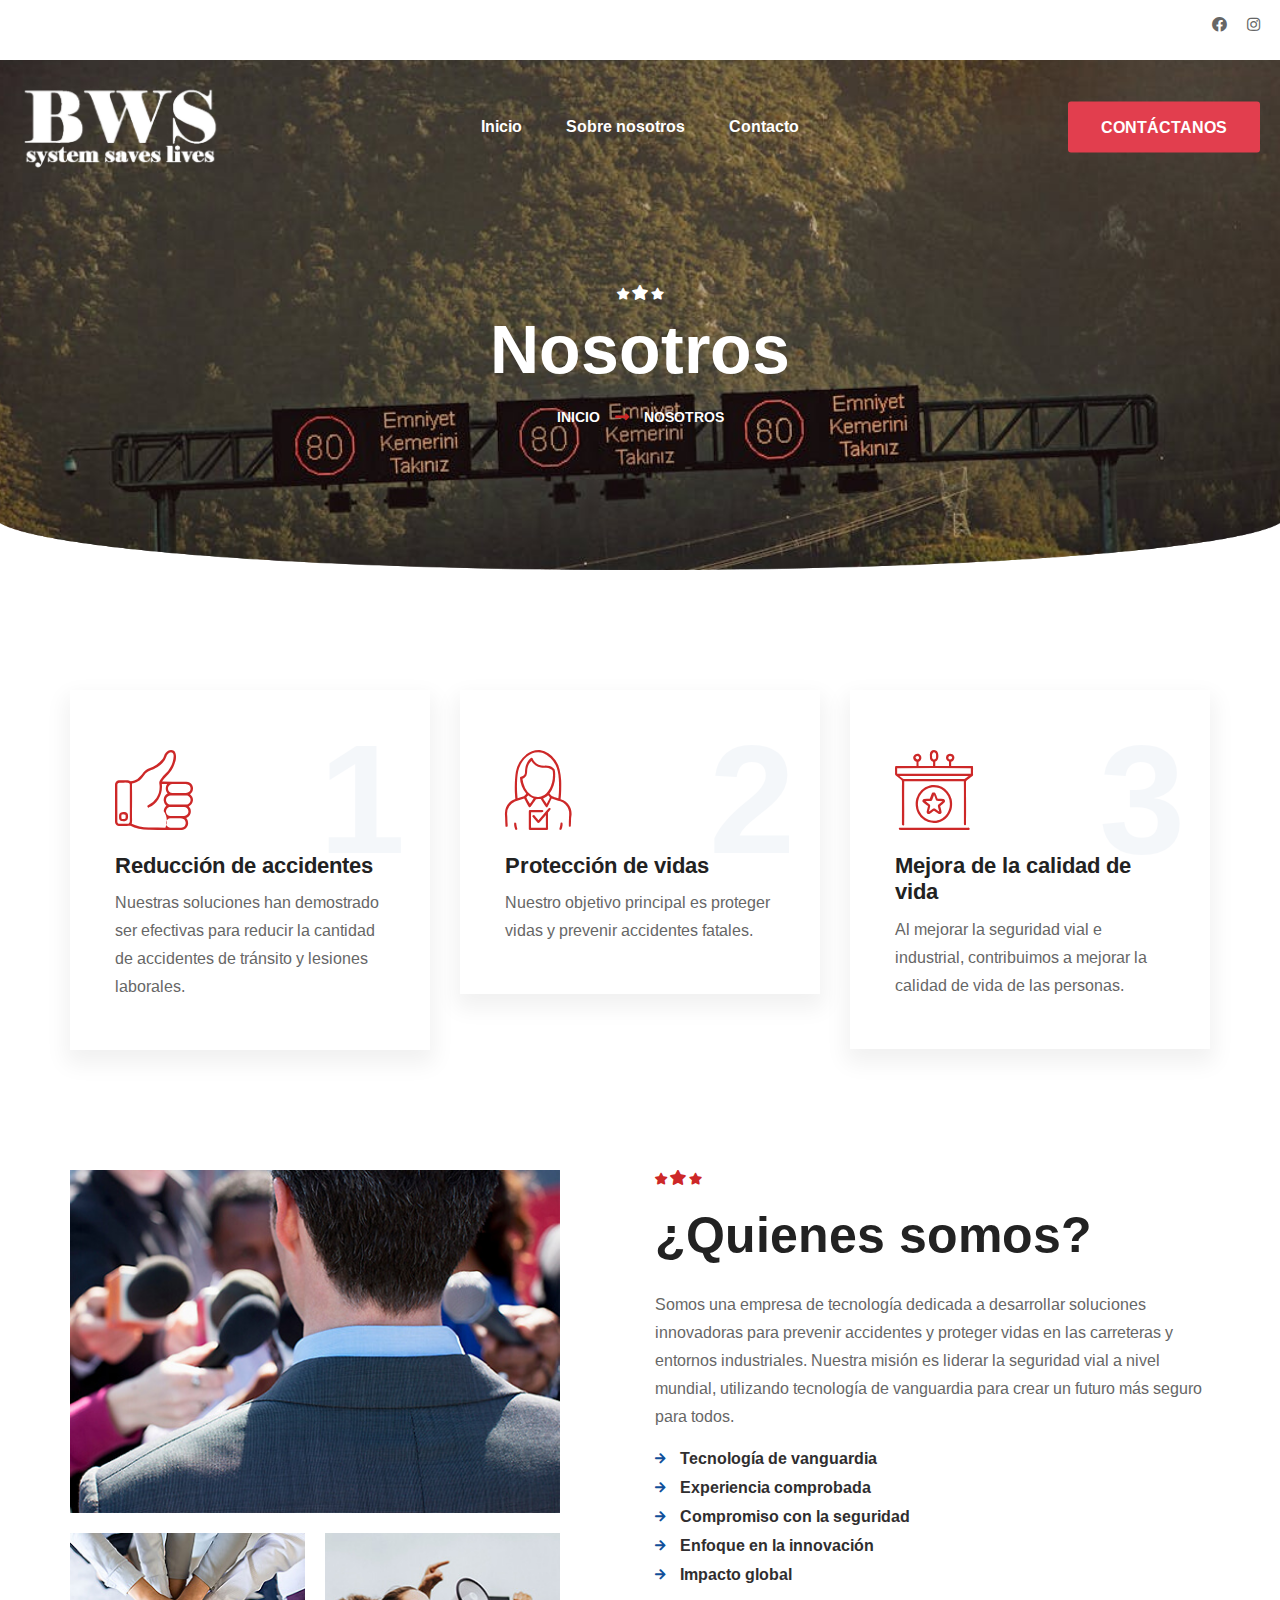
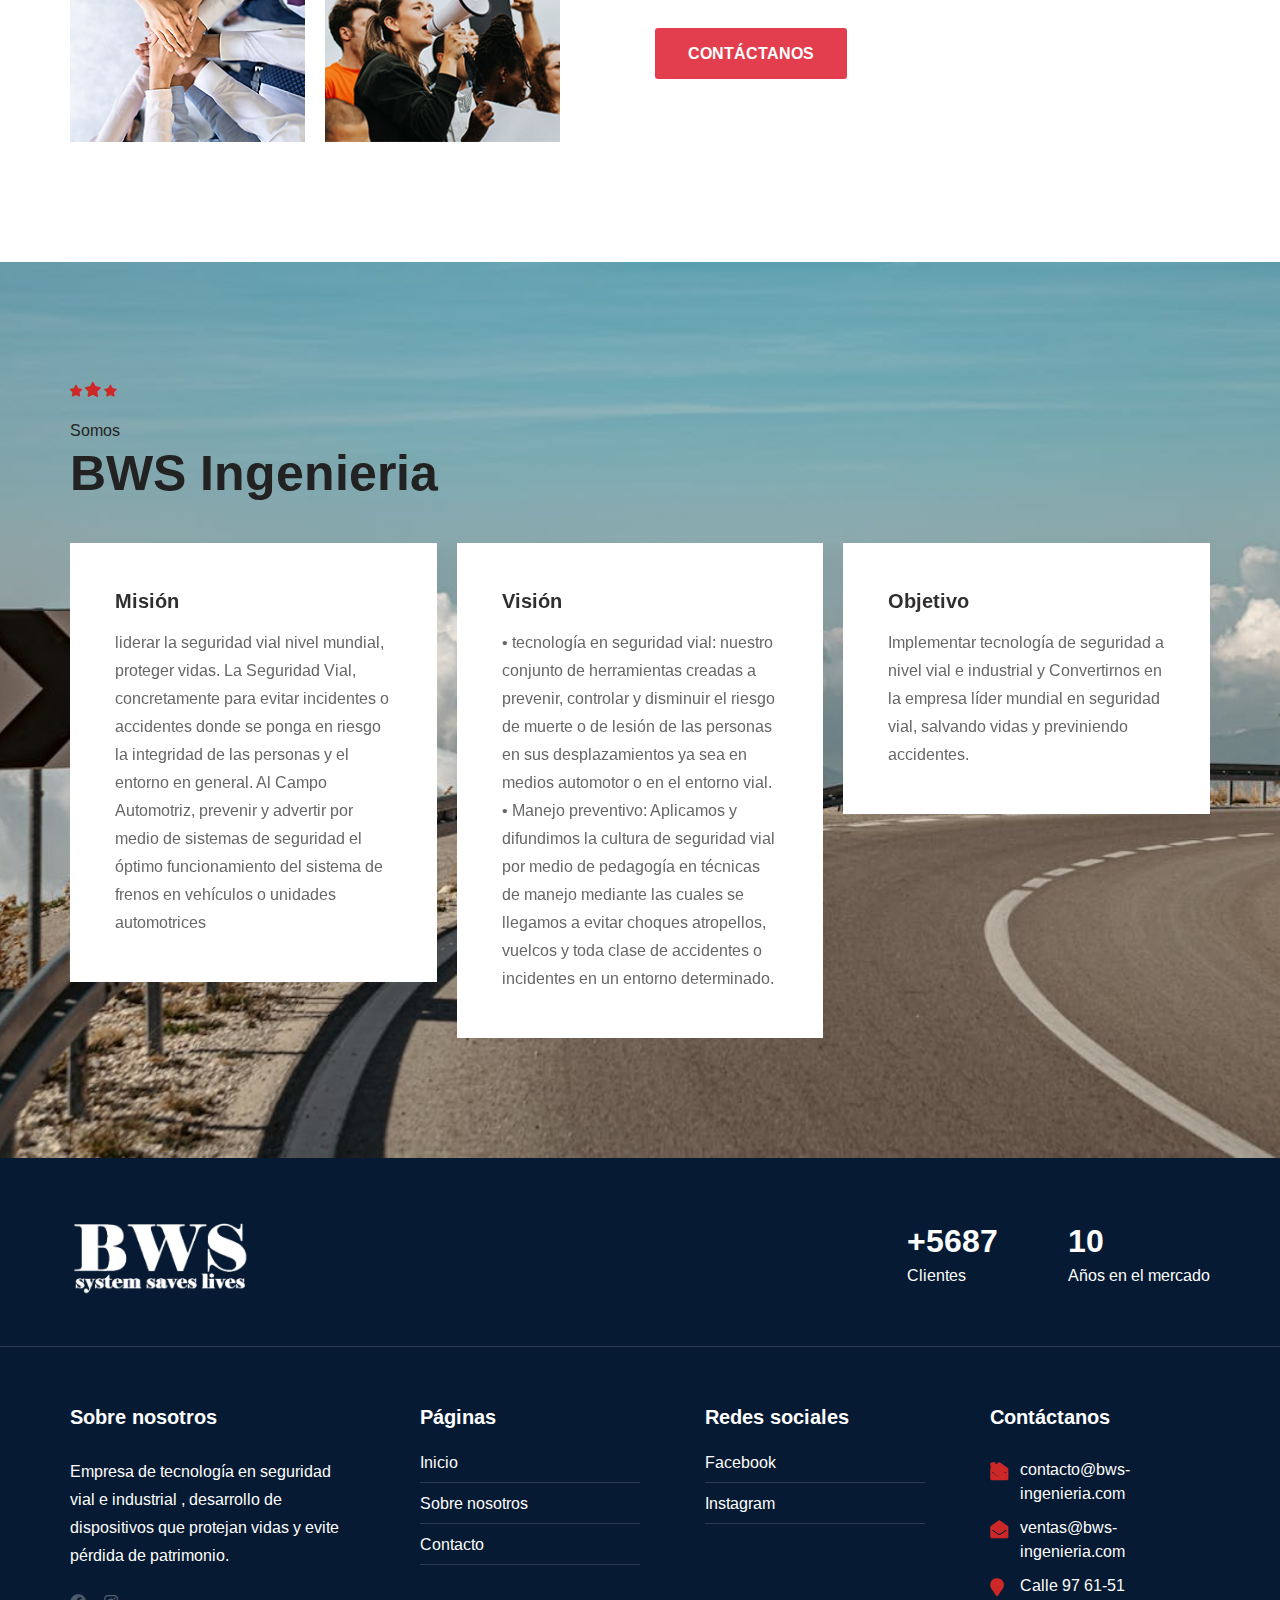
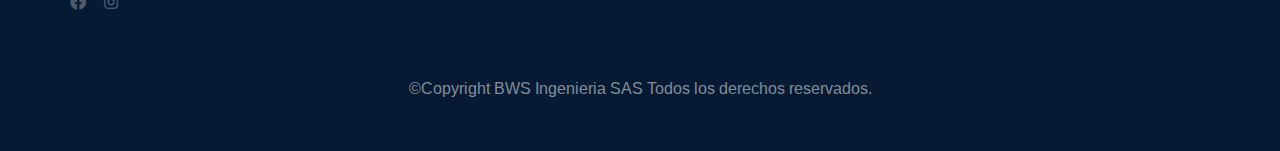
<file: about-us.html>
<!DOCTYPE html>
<html lang="en">

<head>
    <meta charset="UTF-8">
    <meta name="viewport" content="width=device-width, initial-scale=1.0">
    <meta http-equiv="X-UA-Compatible" content="ie=edge">
    <title>Nosotros | BWS Ingenieria</title>
    <link rel="apple-touch-icon" sizes="180x180" href="assets/images/favicon/apple-touch-icon.png">
    <link rel="icon" type="image/png" sizes="32x32" href="assets/images/favicon/favicon-32x32.png">
    <link rel="icon" type="image/png" sizes="16x16" href="assets/images/favicon/favicon-16x16.png">
    <!-- For Window Tab Color -->
    <!-- Chrome, Firefox OS and Opera -->
    <meta name="theme-color" content="#cd2828">
    <!-- Windows Phone -->
    <meta name="msapplication-navbutton-color" content="#cd2828">
    <!-- iOS Safari -->
    <meta name="apple-mobile-web-app-status-bar-style" content="#cd2828">
    <link href="https://fonts.googleapis.com/css?family=Arimo:400,400i,700,700i%7CMerriweather:400i&amp;display=swap"
        rel="stylesheet">

    <!-- plugins styles -->
    <link rel="stylesheet" href="assets/css/animate.css">
    <link rel="stylesheet" href="assets/css/bootstrap.min.css">
    <link rel="stylesheet" href="assets/css/bootstrap-datepicker.min.css">
    <link rel="stylesheet" href="assets/css/bootstrap-select.min.css">
    <link rel="stylesheet" href="assets/css/hover-min.css">
    <link rel="stylesheet" href="assets/css/magnific-popup.css">
    <link rel="stylesheet" href="assets/css/owl.carousel.min.css">
    <link rel="stylesheet" href="assets/css/owl.theme.default.min.css">
    <link rel="stylesheet" href="assets/css/nouislider.css">
    <link rel="stylesheet" href="assets/css/nouislider.pips.css">
    <link rel="stylesheet" href="assets/css/jquery.bootstrap-touchspin.min.css">
    <link rel="stylesheet" href="assets/css/jquery.mCustomScrollbar.min.css">

    <!-- icon styles -->
    <link rel="stylesheet" type="text/css" href="assets/css/politaro-icons.css">
    <link rel="stylesheet" type="text/css" href="assets/css/simple-line-icons.css">
    <link rel="stylesheet" type="text/css" href="assets/css/fontawesome-all.min.css">

    <!-- main styles -->
    <link rel="stylesheet" href="assets/css/style.css">
    <link rel="stylesheet" href="assets/css/responsive.css">
</head>

<body>
    <div class="preloader" style="background-image: url(assets/images/resources/preloader.svg);"></div>
    <!-- /.preloader -->
    <div class="page-wrapper">
        <div class="site-header__header-one-wrapper">
            <div class="topbar-one">
                <div class="container">
                    <div class="topbar-one__left">
                        
                    </div>
                    <div class="topbar-one__right">
                        <div class="topbar-one__social">
                            <a href="https://web.facebook.com/profile.php?id=61558423877377&_rdc=1&_rdr"><i class="fab fa-facebook"></i></a>
                            <a href="https://www.instagram.com/bws_ingenieria_sas"><i class="fab fa-instagram"></i></a>
                        </div>
                    </div>
                </div>
            </div>
            <header class="site-header site-header__header-one  ">
                <nav class="navbar navbar-expand-lg navbar-light header-navigation stricky">
                    <div class="container clearfix">
                        <div class="logo-box">
                            <a class="navbar-brand" href="index.html">
                                <img src="assets/brand/logo-white.png" style="width: 200px;" class="main-logo"
                                    alt="Awesome Image" />
                            </a>
                            <button class="menu-toggler side-menu__toggler">
                                <span class="fa fa-bars"></span>
                            </button>
                        </div><!-- /.logo-box -->
                        <!-- Collect the nav links, forms, and other content for toggling -->
                        <div class="main-navigation main-nav__main-navigation">
                            <ul class=" navigation-box ">
                                <li>
                                    <a href="index.html">Inicio</a>
                                </li>
                                <li>
                                    <a href="about-us.html">Sobre nosotros</a>
                                </li>
                                <li>
                                    <a href="contact.html">Contacto</a>
                                </li>

                            </ul>
                        </div>
                        <div class="right-side-box">
                            <a href="contact.html" class="thm-btn header-donation__btn">Contáctanos</a>
                        </div>
                    </div>
                    <!-- /.container -->
                </nav>
            </header>
        </div>
        <section class="inner-banner"
            style="background-image: url(assets/images/11.jpeg);">
            <div class="container text-center">
                <i class="inner-banner__icon politaro-icon-star-2"></i>
                <h2 class="inner-banner__title">Nosotros</h2><!-- /.inner-banner__title -->
                <ul class="list-unstyled thm-breadcrumb">
                    <li><a href="index.html">Inicio</a></li>
                    <li>Nosotros</li>
                </ul><!-- /.thm-breadcrumb -->
            </div><!-- /.container -->
        </section><!-- /.inner-banner -->

        <section class="service-one service-one__about-page">
            <div class="container">
                <div class="row">
                    <div class="col-lg-4 wow fadeInUp" data-wow-duration="1500ms" data-wow-delay="000ms">
                        <div class="service-one__single">
                            <div class="service-one__content">
                                <div class="service-one__top">
                                    <i class="politaro-icon-hand-1"></i>
                                    <h3>Reducción de accidentes</h3>
                                    <p>Nuestras soluciones han demostrado ser efectivas para reducir la cantidad de accidentes de tránsito y lesiones laborales.</p>
                                </div><!-- /.service-one__top -->
                                
                            </div><!-- /.service-one__content -->
                        </div><!-- /.service-one__single -->
                    </div><!-- /.col-lg-4 -->
                    <div class="col-lg-4 wow fadeInUp" data-wow-duration="1500ms" data-wow-delay="100ms">
                        <div class="service-one__single">
                            <div class="service-one__content">
                                <div class="service-one__top">
                                    <i class="politaro-icon-woman-1"></i>
                                    <h3>Protección de vidas</h3>
                                    <p>Nuestro objetivo principal es proteger vidas y prevenir accidentes fatales.</p>
                                </div><!-- /.service-one__top -->
                            
                            </div><!-- /.service-one__content -->
                        </div><!-- /.service-one__single -->
                    </div><!-- /.col-lg-4 -->
                    <div class="col-lg-4 wow fadeInUp" data-wow-duration="1500ms" data-wow-delay="200ms">
                        <div class="service-one__single">
                            <div class="service-one__content">
                                <div class="service-one__top">
                                    <i class="politaro-icon-star-1"></i>
                                    <h3>Mejora de la calidad de vida</h3>
                                    <p>Al mejorar la seguridad vial e industrial, contribuimos a mejorar la calidad de vida de las personas.</p>
                                </div>
                            </div><!-- /.service-one__content -->
                        </div><!-- /.service-one__single -->
                    </div><!-- /.col-lg-4 -->
                </div><!-- /.row -->
            </div><!-- /.container -->
        </section><!-- /.service-one -->

        <section class="about-three">
            <div class="container">
                <div class="row">
                    <div class="col-lg-6">
                        <div class="about-three__image-gallery row">
                            <div class="col-lg-12">
                                <img src="assets/images/resources/about-three-1-1.jpg" class="img-fluid" alt="">
                            </div><!-- /.col-lg-12 -->
                            <div class="col-md-6">
                                <img src="assets/images/resources/about-three-1-2.jpg" class="img-fluid" alt="">
                            </div><!-- /.col-md-6 -->
                            <div class="col-md-6">
                                <img src="assets/images/resources/about-three-1-3.jpg" class="img-fluid" alt="">
                            </div><!-- /.col-md-6 -->
                        </div><!-- /.about-three__image-gallery -->
                    </div><!-- /.col-lg-6 -->
                    <div class="col-lg-6">
                        <div class="about-three__content">
                            <div class="block-title text-left">
                                <i class="block-title__icon politaro-icon-star-2"></i>
                                <h3>¿Quienes somos?</h3>
                            </div><!-- /.block-title -->
                            <div class="about-three__text">
                                <p>Somos una empresa de tecnología dedicada a desarrollar soluciones innovadoras para prevenir accidentes y proteger vidas en las carreteras y entornos industriales. Nuestra misión es liderar la seguridad vial a nivel mundial, utilizando tecnología de vanguardia para crear un futuro más seguro para todos.
                                </p>
                            </div><!-- /.about-three__text -->
                            <ul class="list-unstyled about-three__list">
                                <li><i class="fa fa-arrow-right"></i>Tecnología de vanguardia</li>
                                <li><i class="fa fa-arrow-right"></i>Experiencia comprobada</li>
                                <li><i class="fa fa-arrow-right"></i>Compromiso con la seguridad</li>
                                <li><i class="fa fa-arrow-right"></i>Enfoque en la innovación</li>
                                <li><i class="fa fa-arrow-right"></i>Impacto global</li>
                                
                            </ul><!-- /.list-unstyled -->
                            <a href="contact.html" class="thm-btn about-three__btn">Contáctanos</a><!-- /.thm-btn -->
                        </div><!-- /.about-three__content -->
                    </div><!-- /.col-lg-6 -->
                </div><!-- /.row -->
            </div><!-- /.container -->
        </section><!-- /.about-three -->

        <section class="service-four">
            <div class="service-four__bg" style="background-image: url(assets/images/33.jpeg);">
            </div>
            <!-- /.service-four__bg -->
            <div class="container">
                <div class="block-title text-left">
                    <i class="block-title__icon politaro-icon-star-2"></i>
                    <p>Somos</p>
                    <h3>BWS Ingenieria</h3>
                </div><!-- /.block-title -->
                <div class="thm__owl-carousel owl-carousel owl-theme"
                    data-options='{"items": 3, "margin": 20, "dots": false, "loop": true, "autoplay": true, "autoplayTimeout": 5000, "autoplayHoverPause": true, "smartSpeed": 700, "responsive": {"0": {"items": 1}, "767": {"items": 2}, "991": {"items": 2}, "1199": {"items": 3}}}'>
                    <div class="item">
                        <div class="service-four__single">
                            <div class="service-four__single-bg"
                                style="background-image: url(assets/images/resources/polices-1-1.jpg);"></div>
                            <!-- /.service-four__single-bg -->
                            <h3><a href="service-1.html">Misión</a></h3>
                            <p>liderar la seguridad vial nivel mundial, proteger vidas.
                                La Seguridad Vial, concretamente para evitar incidentes o accidentes donde se ponga en
                                riesgo la integridad de las personas y el entorno en general.
                                Al Campo Automotriz, prevenir y advertir por medio de sistemas de seguridad el óptimo
                                funcionamiento del sistema de frenos en vehículos o unidades automotrices </p>
                        </div><!-- /.service-four__single -->
                    </div><!-- /.item -->
                    <div class="item">
                        <div class="service-four__single">
                            <div class="service-four__single-bg"
                                style="background-image: url(assets/images/resources/polices-1-1.jpg);"></div>
                            <!-- /.service-four__single-bg -->
                            <h3><a href="service-1.html">Visión</a></h3>
                            <p>• tecnología en seguridad vial: nuestro conjunto de herramientas creadas a prevenir,
                                controlar y disminuir el riesgo de muerte o de lesión de las personas en sus
                                desplazamientos ya sea en medios automotor o en el entorno vial.
                                <br> • Manejo preventivo: Aplicamos y difundimos la cultura de seguridad vial por medio
                                de pedagogía en técnicas de manejo mediante las cuales se llegamos a evitar choques
                                atropellos, vuelcos y toda clase de accidentes o incidentes en un entorno determinado.
                            </p>
                        </div><!-- /.service-four__single -->
                    </div><!-- /.item -->
                    <div class="item">
                        <div class="service-four__single">
                            <div class="service-four__single-bg"
                                style="background-image: url(assets/images/resources/polices-1-1.jpg);"></div>
                            <!-- /.service-four__single-bg -->
                            <h3><a href="service-1.html">Objetivo</a></h3>
                            <p>Implementar tecnología de seguridad a nivel vial e industrial y Convertirnos en la empresa líder mundial en seguridad vial, salvando vidas y previniendo accidentes. </p>
                        </div><!-- /.service-four__single -->
                    </div><!-- /.item -->

                </div><!-- /.row -->
            </div><!-- /.container -->
        </section><!-- /.service-four -->


        <section class="site-footer__wrapper site-footer__style-two">
            <div class="site-footer__upper">
                <div class="container">
                    <div class="site-footer__logo">
                        <a href="index.html"><img src="assets/brand/logo-white.png" style="width: 180px;"
                                alt="Awesome Image" /></a>
                    </div><!-- /.site-footer__logo -->
                    <div class="site-footer__counter">
                        <div class="site-footer__counter-single">
                            <h3>+<span class="counter">5687</span></h3><!-- /.counter -->
                            <p>Clientes</p>
                        </div><!-- /.site-footer__counter-single -->
                        <div class="site-footer__counter-single">
                            <h3 class="counter">10</h3><!-- /.counter -->
                            <p>Años en el mercado</p>
                        </div><!-- /.site-footer__counter-single -->

                    </div><!-- /.site-footer__counter -->
                </div><!-- /.container -->
            </div><!-- /.site-footer__upper -->
            <footer class="site-footer">
                <div class="container">
                    <div class="row no-gutters">
                        <div class="col-lg-3 col-md-6">
                            <div class="footer-widget">
                                <h3 class="footer-widget__title">Sobre nosotros</h3><!-- /.footer-widget__title -->
                                <p>Empresa de tecnología en seguridad vial e industrial , desarrollo de dispositivos que
                                    protejan vidas y evite pérdida de patrimonio.</p>
                                <div class="footer-widget__social">
                                    <a href="https://web.facebook.com/profile.php?id=61558423877377&_rdc=1&_rdr"><i class="fab fa-facebook"></i></a>
                                    <a href="https://www.instagram.com/bws_ingenieria_sas"><i class="fab fa-instagram"></i></a>
                                </div><!-- /.footer-widget__social -->
                            </div><!-- /.footer-widget -->
                        </div><!-- /.col-lg-3 -->
                        <div class="col-lg-3 col-md-6">
                            <div class="footer-widget footer-widget__links-widget">
                                <h3 class="footer-widget__title">Páginas</h3><!-- /.footer-widget__title -->
                                <ul class="footer-widget__links list-unstyled">
                                    <li><a href="index.html">Inicio</a></li>
                                    <li><a href="about-us.html">Sobre nosotros</a></li>
                                    <li><a href="contact.html">Contacto</a></li>
                                </ul><!-- /.footer-widget__links -->
                            </div><!-- /.footer-widget -->
                        </div><!-- /.col-lg-3 -->
                        <div class="col-lg-3 col-md-6">
                            <div class="footer-widget footer-widget__links-widget">
                                <h3 class="footer-widget__title">Redes sociales</h3><!-- /.footer-widget__title -->
                                <ul class="footer-widget__links list-unstyled">
                                    <li><a target="_blank"
                                            href="https://web.facebook.com/profile.php?id=61558423877377&_rdc=1&_rdr">Facebook</a>
                                    </li>
                                    <li><a target="_blank"
                                            href="https://www.instagram.com/bws_ingenieria_sas">Instagram</a></li>
                                </ul><!-- /.footer-widget__links -->
                            </div><!-- /.footer-widget -->
                        </div><!-- /.col-lg-3 -->
                        <div class="col-lg-3 col-md-6">
                            <div class="footer-widget footer-widget__contact-widget">
                                <h3 class="footer-widget__title">Contáctanos</h3><!-- /.footer-widget__title -->
                                <ul class="footer-widget__contact-info list-unstyled">
                                    <li>
                                        <i class="fa fa-phone-alt"></i>
                                        <strong><a href="tel:+1-345-206-7849"></a></strong>
                                    </li>
                                    <li>

                                        <i class="fa fa-envelope-open"></i>
                                        <a href="mailto:contacto@bws-ingenieria.com ">contacto@bws-ingenieria.com </a>
                                    </li>
                                    <li>
                                        <i class="fa fa-envelope-open"></i>
                                        <a href="mailto:ventas@bws-ingenieria.com">ventas@bws-ingenieria.com</a>
                                    </li>
                                    <li>
                                        <i class="fa fa-map-marker"></i>
                                        Calle 97 61-51
                                    </li>
                                </ul><!-- /.footer-widget__contact-info -->
                            </div><!-- /.footer-widget -->
                        </div><!-- /.col-lg-3 -->
                    </div><!-- /.row -->
                </div><!-- /.container -->
            </footer><!-- /.site-footer -->
            <div class="site-footer__bottom">
                <div class="container text-center">
                    <p>©Copyright BWS Ingenieria SAS Todos los derechos reservados.</p>
                </div><!-- /.container -->
            </div><!-- /.site-footer__bottom -->
        </section>
        <div class="side-menu__block">

            <a href="#" class="side-menu__toggler side-menu__close-btn">
                <i class="fa fa-times"></i>
            </a>

            <div class="side-menu__block-overlay custom-cursor__overlay">
                <div class="cursor"></div>
                <div class="cursor-follower"></div>
            </div><!-- /.side-menu__block-overlay -->
            <div class="side-menu__block-inner ">

                <a href="index.html" class="side-menu__logo"><img src="assets/brand/logo-white.png"
                        style="width: 150px;" alt="Awesome Image" /></a>
                <nav class="mobile-nav__container">
                    <!-- content is loading via js -->
                </nav>
                <p class="side-menu__block__copy">©Copyright BWS Ingenieria Todos los derechos reservados.</p>
                <div class="side-menu__social">
                </div>
            </div>
        </div>


    </div>

    <a href="#" data-target="html" class="scroll-to-target scroll-to-top"><i class="fa fa-angle-up"></i></a>
    <script src="assets/js/jquery.min.js"></script>
    <script src="assets/js/bootstrap.bundle.min.js"></script>
    <script src="assets/js/bootstrap-datepicker.min.js"></script>
    <script src="assets/js/bootstrap-select.min.js"></script>
    <script src="assets/js/isotope.js"></script>
    <script src="assets/js/jquery.counterup.min.js"></script>
    <script src="assets/js/jquery.magnific-popup.min.js"></script>
    <script src="assets/js/jquery.validate.min.js"></script>
    <script src="assets/js/owl.carousel.min.js"></script>
    <script src="assets/js/TweenMax.min.js"></script>
    <script src="assets/js/jquery.enllax.min.js"></script>
    <script src="assets/js/waypoints.min.js"></script>
    <script src="assets/js/wow.min.js"></script>
    <script src="assets/js/jquery.mCustomScrollbar.concat.min.js"></script>
    <script src="assets/js/circle-progress.min.js"></script>
    <script src="assets/js/countdown.min.js"></script>
    <script src="assets/js/jquery.ajaxchimp.min.js"></script>

    <script src="assets/js/nouislider.js"></script>
    <script src="assets/js/jquery.bootstrap-touchspin.min.js"></script>
    <script src="assets/js/theme.js"></script>
</body>


</html>
</file>
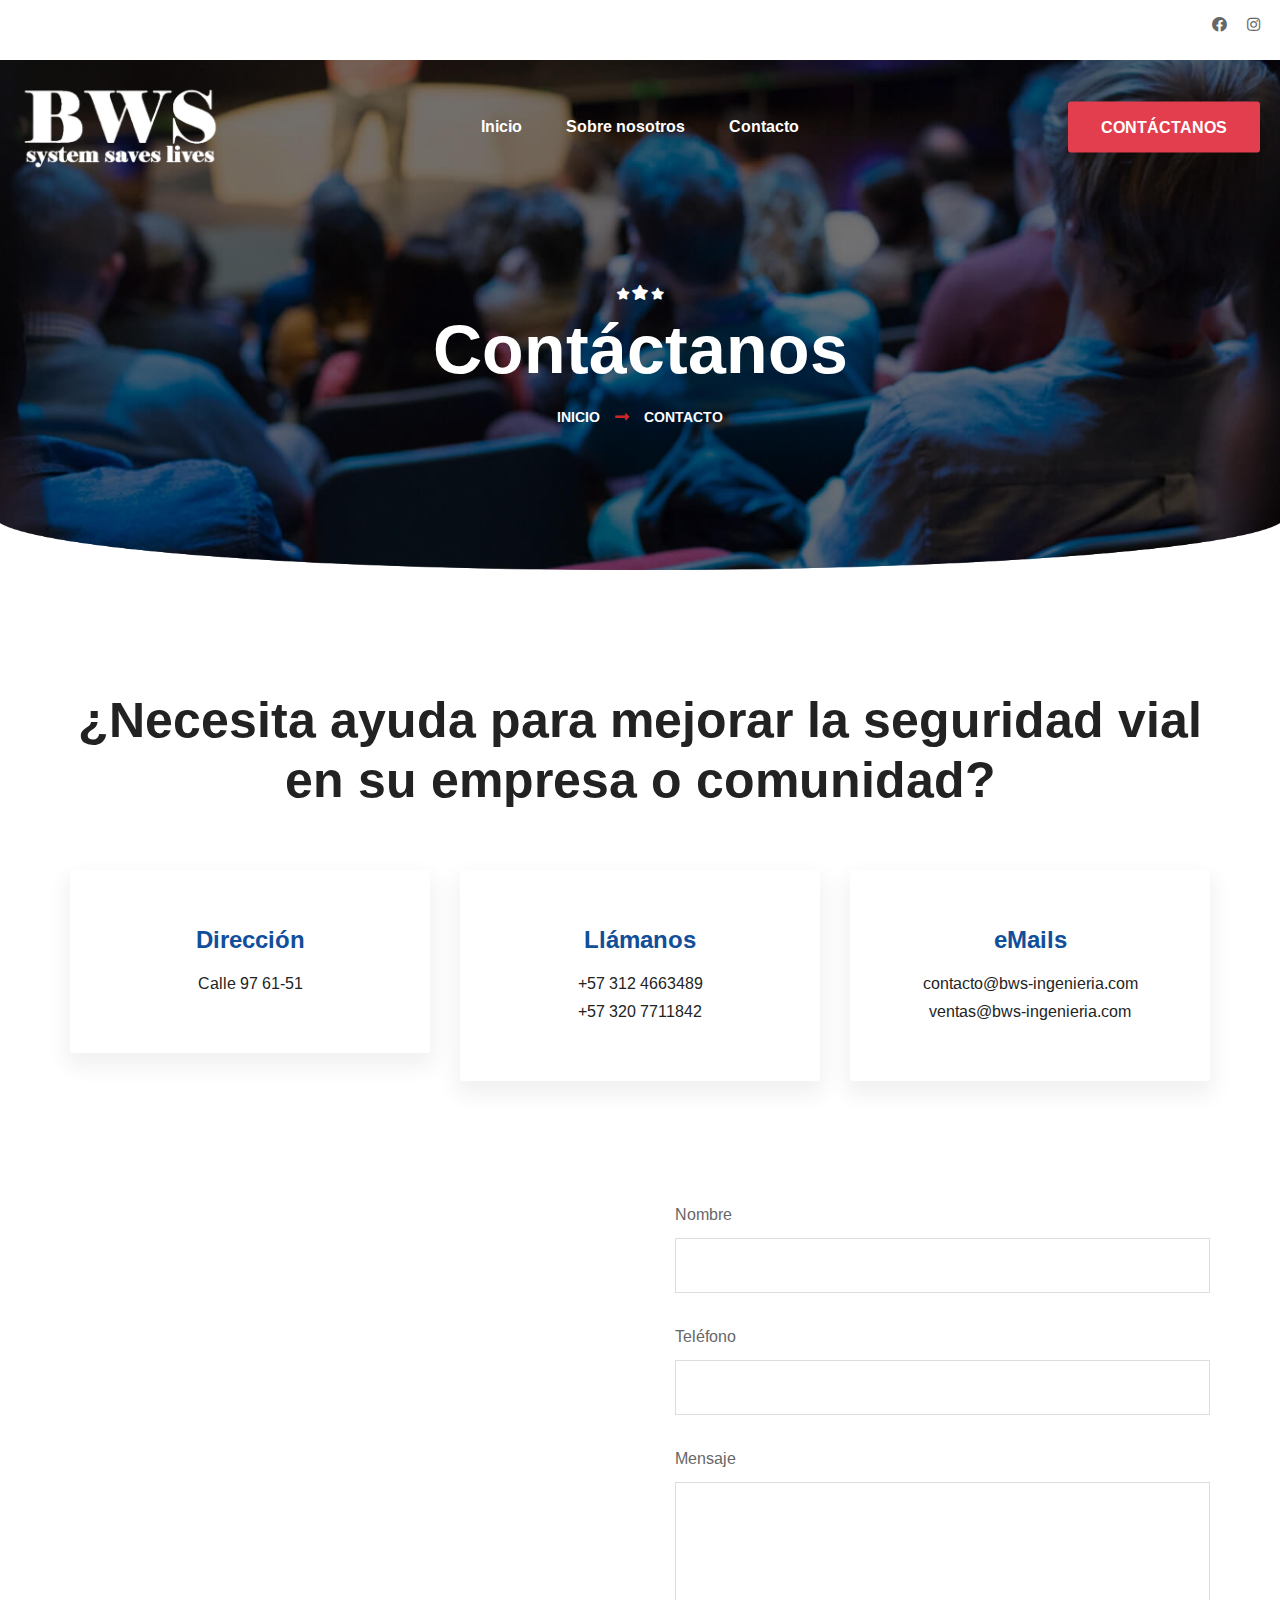
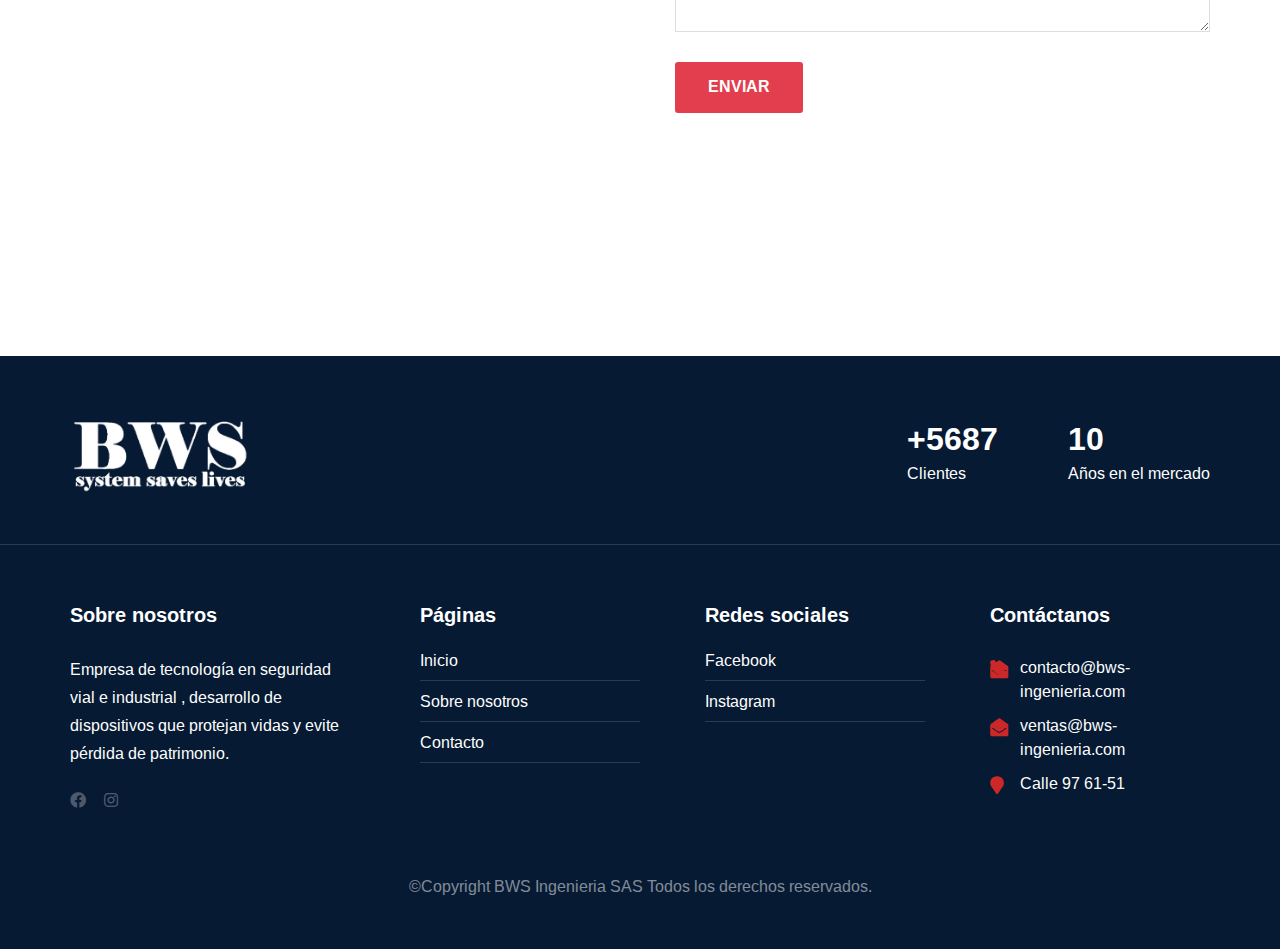
<file: contact.html>
<!DOCTYPE html>
<html lang="en">

<head>
    <meta charset="UTF-8">
    <meta name="viewport" content="width=device-width, initial-scale=1.0">
    <meta http-equiv="X-UA-Compatible" content="ie=edge">
    <title>Contacto | BWS Ingenieria</title>
    <link rel="apple-touch-icon" sizes="180x180" href="assets/images/favicon/apple-touch-icon.png">
    <link rel="icon" type="image/png" sizes="32x32" href="assets/images/favicon/favicon-32x32.png">
    <link rel="icon" type="image/png" sizes="16x16" href="assets/images/favicon/favicon-16x16.png">
    <!-- For Window Tab Color -->
    <!-- Chrome, Firefox OS and Opera -->
    <meta name="theme-color" content="#cd2828">
    <!-- Windows Phone -->
    <meta name="msapplication-navbutton-color" content="#cd2828">
    <!-- iOS Safari -->
    <meta name="apple-mobile-web-app-status-bar-style" content="#cd2828">
    <link href="https://fonts.googleapis.com/css?family=Arimo:400,400i,700,700i%7CMerriweather:400i&amp;display=swap"
        rel="stylesheet">

    <!-- plugins styles -->
    <link rel="stylesheet" href="assets/css/animate.css">
    <link rel="stylesheet" href="assets/css/bootstrap.min.css">
    <link rel="stylesheet" href="assets/css/bootstrap-datepicker.min.css">
    <link rel="stylesheet" href="assets/css/bootstrap-select.min.css">
    <link rel="stylesheet" href="assets/css/hover-min.css">
    <link rel="stylesheet" href="assets/css/magnific-popup.css">
    <link rel="stylesheet" href="assets/css/owl.carousel.min.css">
    <link rel="stylesheet" href="assets/css/owl.theme.default.min.css">
    <link rel="stylesheet" href="assets/css/nouislider.css">
    <link rel="stylesheet" href="assets/css/nouislider.pips.css">
    <link rel="stylesheet" href="assets/css/jquery.bootstrap-touchspin.min.css">
    <link rel="stylesheet" href="assets/css/jquery.mCustomScrollbar.min.css">

    <!-- icon styles -->
    <link rel="stylesheet" type="text/css" href="assets/css/politaro-icons.css">
    <link rel="stylesheet" type="text/css" href="assets/css/simple-line-icons.css">
    <link rel="stylesheet" type="text/css" href="assets/css/fontawesome-all.min.css">

    <!-- main styles -->
    <link rel="stylesheet" href="assets/css/style.css">
    <link rel="stylesheet" href="assets/css/responsive.css">
</head>

<body>
    <div class="preloader" style="background-image: url(assets/images/resources/preloader.svg);"></div>
    <!-- /.preloader -->
    <div class="page-wrapper">
        <div class="site-header__header-one-wrapper">
            <div class="topbar-one">
                <div class="container">
                    <div class="topbar-one__left">
                 
                    </div>
                    <div class="topbar-one__right">
                        <div class="topbar-one__social">
                            <a target="_blank" href="https://web.facebook.com/profile.php?id=61558423877377&_rdc=1&_rdr"><i class="fab fa-facebook"></i></a>
                            <a target="_blank" href="https://www.instagram.com/bws_ingenieria_sas"><i class="fab fa-instagram"></i></a>
                        </div>
                    </div>
                </div>
            </div>
            <header class="site-header site-header__header-one  ">
                <nav class="navbar navbar-expand-lg navbar-light header-navigation stricky">
                    <div class="container clearfix">
                        <div class="logo-box">
                            <a class="navbar-brand" href="index.html">
                                <img src="assets/brand/logo-white.png" style="width: 200px;" class="main-logo"
                                    alt="Awesome Image" />
                            </a>
                            <button class="menu-toggler side-menu__toggler">
                                <span class="fa fa-bars"></span>
                            </button>
                        </div><!-- /.logo-box -->
                        <!-- Collect the nav links, forms, and other content for toggling -->
                        <div class="main-navigation main-nav__main-navigation">
                            <ul class=" navigation-box ">
                                <li>
                                    <a href="index.html">Inicio</a>
                                </li>
                                <li>
                                    <a href="about-us.html">Sobre nosotros</a>
                                </li>
                                <li>
                                    <a href="contact.html">Contacto</a>
                                </li>

                            </ul>
                        </div>
                        <div class="right-side-box">
                            <a href="contact.html" class="thm-btn header-donation__btn">Contáctanos</a>
                        </div>
                    </div>
                    <!-- /.container -->
                </nav>
            </header>
        </div>
        <section class="inner-banner"
            style="background-image: url(assets/images/backgrounds/inner-banner-contact-bg.jpg);">
            <div class="container text-center">
                <i class="inner-banner__icon politaro-icon-star-2"></i>
                <h2 class="inner-banner__title">Contáctanos</h2><!-- /.inner-banner__title -->
                <ul class="list-unstyled thm-breadcrumb">
                    <li><a href="index.html">Inicio</a></li>
                    <li>Contacto</li>
                </ul><!-- /.thm-breadcrumb -->
            </div><!-- /.container -->
        </section><!-- /.inner-banner -->

        <section class="contact-info-one">
            <div class="container">
                <div class="block-title text-center">
                    <h3>¿Necesita ayuda para mejorar la seguridad vial en su empresa o comunidad? </h3>
                </div><!-- /.block-title -->
                <div class="row">
                    <div class="col-lg-4">
                        <div class="contact-info-one__single text-center">
                            <h3>Dirección</h3>
                            <p>Calle 97 61-51 </p>
                        </div><!-- /.contact-info-one__single -->
                    </div><!-- /.col-lg-4 -->
                    <div class="col-lg-4">
                        <div class="contact-info-one__single text-center">
                            <h3>Llámanos</h3>
                            <p>+57 312 4663489</p>
                            <p>+57 320 7711842</p>
                        </div><!-- /.contact-info-one__single -->
                    </div><!-- /.col-lg-4 -->
                    <div class="col-lg-4">
                        <div class="contact-info-one__single text-center">
                            <h3>eMails</h3>
                            <p><a href="tel:contacto@bws-ingenieria.com ">contacto@bws-ingenieria.com </a> <br><a
                                    href="tel:ventas@bws-ingenieria.com">ventas@bws-ingenieria.com</a></p>
                        </div><!-- /.contact-info-one__single -->
                    </div><!-- /.col-lg-4 -->
                </div><!-- /.row -->
            </div><!-- /.container -->
        </section><!-- /.contact-info-one -->

        <section class="contact-one">
            <div class="container">
                <div class="row">
                    <div class="col-lg-6">
                        <iframe
                            src="https://www.google.com/maps/embed?pb=!1m18!1m12!1m3!1d4562.753041141002!2d-118.80123790098536!3d34.152323469614075!2m3!1f0!2f0!3f0!3m2!1i1024!2i768!4f13.1!3m3!1m2!1s0x80e82469c2162619%3A0xba03efb7998eef6d!2sCostco+Wholesale!5e0!3m2!1sbn!2sbd!4v1562518641290!5m2!1sbn!2sbd"
                            class="google-map__contact" allowfullscreen></iframe>
                    </div><!-- /.col-lg-6 -->
                    <div class="col-lg-6">
                        <form action="http://html.tonatheme.com/2021/politaro/assets/inc/sendemail.php"
                            class="contact-one__form contact-form-validated">
                            <div class="input-group">
                                <label for="name">Nombre</label>
                                <input type="text" name="name" id="name">
                            </div><!-- /.input-group -->
                            
                            <div class="input-group">
                                <label for="subject">Teléfono</label>
                                <input type="text" name="phone" id="subject">
                            </div><!-- /.input-group -->
                            <div class="input-group">
                                <label for="message">Mensaje</label>
                                <textarea name="message" id="message"></textarea>
                            </div><!-- /.input-group -->
                            <div class="input-group">
                                <button type="submit" class="thm-btn contact-one__btn">Enviar</button>
                            </div><!-- /.input-group -->
                        </form><!-- /.contact-one__form -->
                    </div><!-- /.col-lg-6 -->
                </div><!-- /.row -->
            </div><!-- /.container -->
        </section><!-- /.contact-one -->


        <section class="site-footer__wrapper site-footer__style-two">
            <div class="site-footer__upper">
                <div class="container">
                    <div class="site-footer__logo">
                        <a href="index.html"><img src="assets/brand/logo-white.png" style="width: 180px;"
                                alt="Awesome Image" /></a>
                    </div><!-- /.site-footer__logo -->
                    <div class="site-footer__counter">
                        <div class="site-footer__counter-single">
                            <h3>+<span class="counter">5687</span></h3><!-- /.counter -->
                            <p>Clientes</p>
                        </div><!-- /.site-footer__counter-single -->
                        <div class="site-footer__counter-single">
                            <h3 class="counter">10</h3><!-- /.counter -->
                            <p>Años en el mercado</p>
                        </div><!-- /.site-footer__counter-single -->

                    </div><!-- /.site-footer__counter -->
                </div><!-- /.container -->
            </div><!-- /.site-footer__upper -->
            <footer class="site-footer">
                <div class="container">
                    <div class="row no-gutters">
                        <div class="col-lg-3 col-md-6">
                            <div class="footer-widget">
                                <h3 class="footer-widget__title">Sobre nosotros</h3><!-- /.footer-widget__title -->
                                <p>Empresa de tecnología en seguridad vial e industrial , desarrollo de dispositivos que
                                    protejan vidas y evite pérdida de patrimonio.</p>
                                <div class="footer-widget__social">
                                    <a href="https://web.facebook.com/profile.php?id=61558423877377&_rdc=1&_rdr"><i class="fab fa-facebook"></i></a>
                                    <a href="https://www.instagram.com/bws_ingenieria_sas"><i class="fab fa-instagram"></i></a>
                                </div><!-- /.footer-widget__social -->
                            </div><!-- /.footer-widget -->
                        </div><!-- /.col-lg-3 -->
                        <div class="col-lg-3 col-md-6">
                            <div class="footer-widget footer-widget__links-widget">
                                <h3 class="footer-widget__title">Páginas</h3><!-- /.footer-widget__title -->
                                <ul class="footer-widget__links list-unstyled">
                                    <li><a href="index.html">Inicio</a></li>
                                    <li><a href="about-us.html">Sobre nosotros</a></li>
                                    <li><a href="contact.html">Contacto</a></li>
                                </ul><!-- /.footer-widget__links -->
                            </div><!-- /.footer-widget -->
                        </div><!-- /.col-lg-3 -->
                        <div class="col-lg-3 col-md-6">
                            <div class="footer-widget footer-widget__links-widget">
                                <h3 class="footer-widget__title">Redes sociales</h3><!-- /.footer-widget__title -->
                                <ul class="footer-widget__links list-unstyled">
                                    <li><a target="_blank"
                                            href="https://web.facebook.com/profile.php?id=61558423877377&_rdc=1&_rdr">Facebook</a>
                                    </li>
                                    <li><a target="_blank"
                                            href="https://www.instagram.com/bws_ingenieria_sas">Instagram</a></li>
                                </ul><!-- /.footer-widget__links -->
                            </div><!-- /.footer-widget -->
                        </div><!-- /.col-lg-3 -->
                        <div class="col-lg-3 col-md-6">
                            <div class="footer-widget footer-widget__contact-widget">
                                <h3 class="footer-widget__title">Contáctanos</h3><!-- /.footer-widget__title -->
                                <ul class="footer-widget__contact-info list-unstyled">
                                    <li>
                                        <i class="fa fa-phone-alt"></i>
                                        <strong><a href="tel:+1-345-206-7849"></a></strong>
                                    </li>
                                    <li>

                                        <i class="fa fa-envelope-open"></i>
                                        <a href="mailto:contacto@bws-ingenieria.com ">contacto@bws-ingenieria.com </a>
                                    </li>
                                    <li>
                                        <i class="fa fa-envelope-open"></i>
                                        <a href="mailto:ventas@bws-ingenieria.com">ventas@bws-ingenieria.com</a>
                                    </li>
                                    <li>
                                        <i class="fa fa-map-marker"></i>
                                        Calle 97 61-51
                                    </li>
                                </ul><!-- /.footer-widget__contact-info -->
                            </div><!-- /.footer-widget -->
                        </div><!-- /.col-lg-3 -->
                    </div><!-- /.row -->
                </div><!-- /.container -->
            </footer><!-- /.site-footer -->
            <div class="site-footer__bottom">
                <div class="container text-center">
                    <p>©Copyright BWS Ingenieria SAS Todos los derechos reservados.</p>
                </div><!-- /.container -->
            </div><!-- /.site-footer__bottom -->
        </section>
        <div class="side-menu__block">

            <a href="#" class="side-menu__toggler side-menu__close-btn">
                <i class="fa fa-times"></i>
            </a>
    
            <div class="side-menu__block-overlay custom-cursor__overlay">
                <div class="cursor"></div>
                <div class="cursor-follower"></div>
            </div><!-- /.side-menu__block-overlay -->
            <div class="side-menu__block-inner ">
    
                <a href="index.html" class="side-menu__logo"><img src="assets/brand/logo-white.png" style="width: 150px;"
                        alt="Awesome Image" /></a>
                <nav class="mobile-nav__container">
                    <!-- content is loading via js -->
                </nav>
                <p class="side-menu__block__copy">©Copyright BWS Ingenieria Todos los derechos reservados.</p>
                <div class="side-menu__social">
                </div>
            </div>
        </div>
    </div>
  

    <a href="#" data-target="html" class="scroll-to-target scroll-to-top"><i class="fa fa-angle-up"></i></a>
    <script src="assets/js/jquery.min.js"></script>
    <script src="assets/js/bootstrap.bundle.min.js"></script>
    <script src="assets/js/bootstrap-datepicker.min.js"></script>
    <script src="assets/js/bootstrap-select.min.js"></script>
    <script src="assets/js/isotope.js"></script>
    <script src="assets/js/jquery.counterup.min.js"></script>
    <script src="assets/js/jquery.magnific-popup.min.js"></script>
    <script src="assets/js/jquery.validate.min.js"></script>
    <script src="assets/js/owl.carousel.min.js"></script>
    <script src="assets/js/TweenMax.min.js"></script>
    <script src="assets/js/jquery.enllax.min.js"></script>
    <script src="assets/js/waypoints.min.js"></script>
    <script src="assets/js/wow.min.js"></script>
    <script src="assets/js/jquery.mCustomScrollbar.concat.min.js"></script>
    <script src="assets/js/circle-progress.min.js"></script>
    <script src="assets/js/countdown.min.js"></script>
    <script src="assets/js/jquery.ajaxchimp.min.js"></script>

    <script src="assets/js/nouislider.js"></script>
    <script src="assets/js/jquery.bootstrap-touchspin.min.js"></script>
    <script src="assets/js/theme.js"></script>
</body>


</html>
</file>
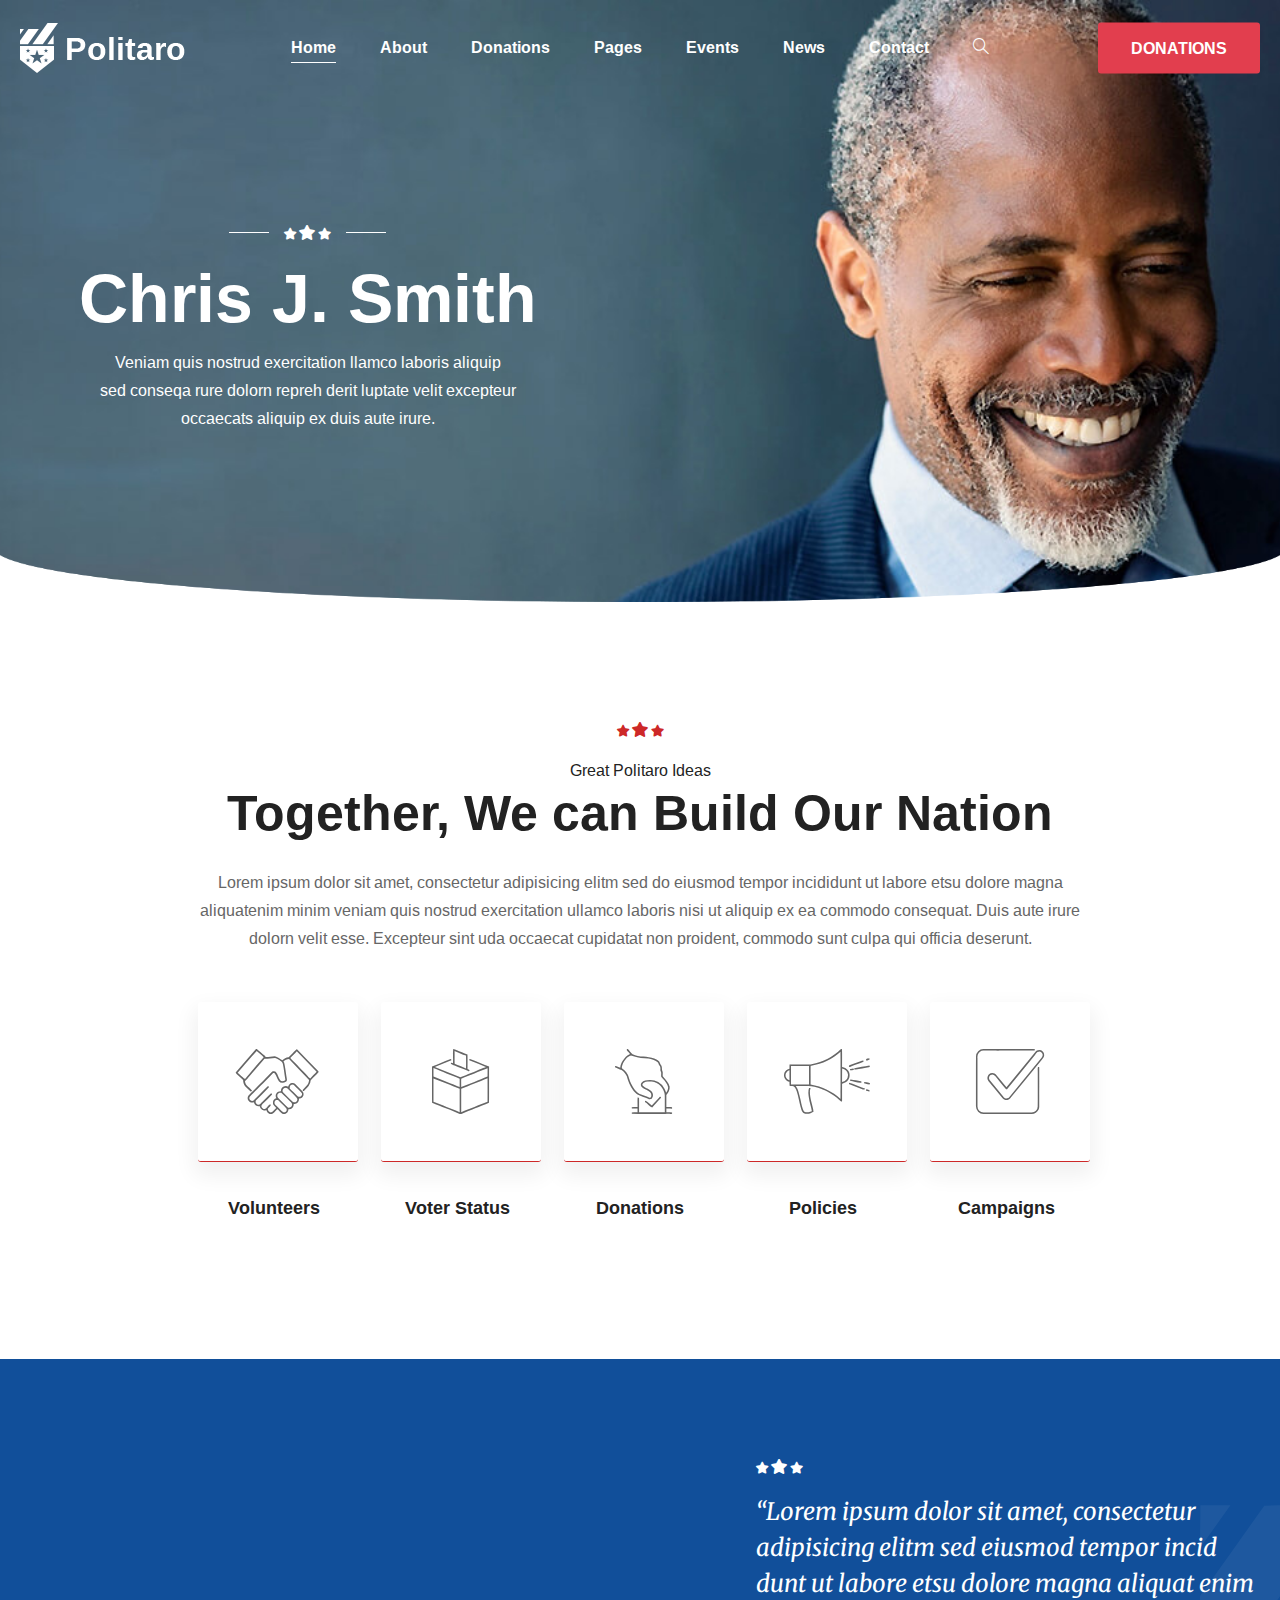
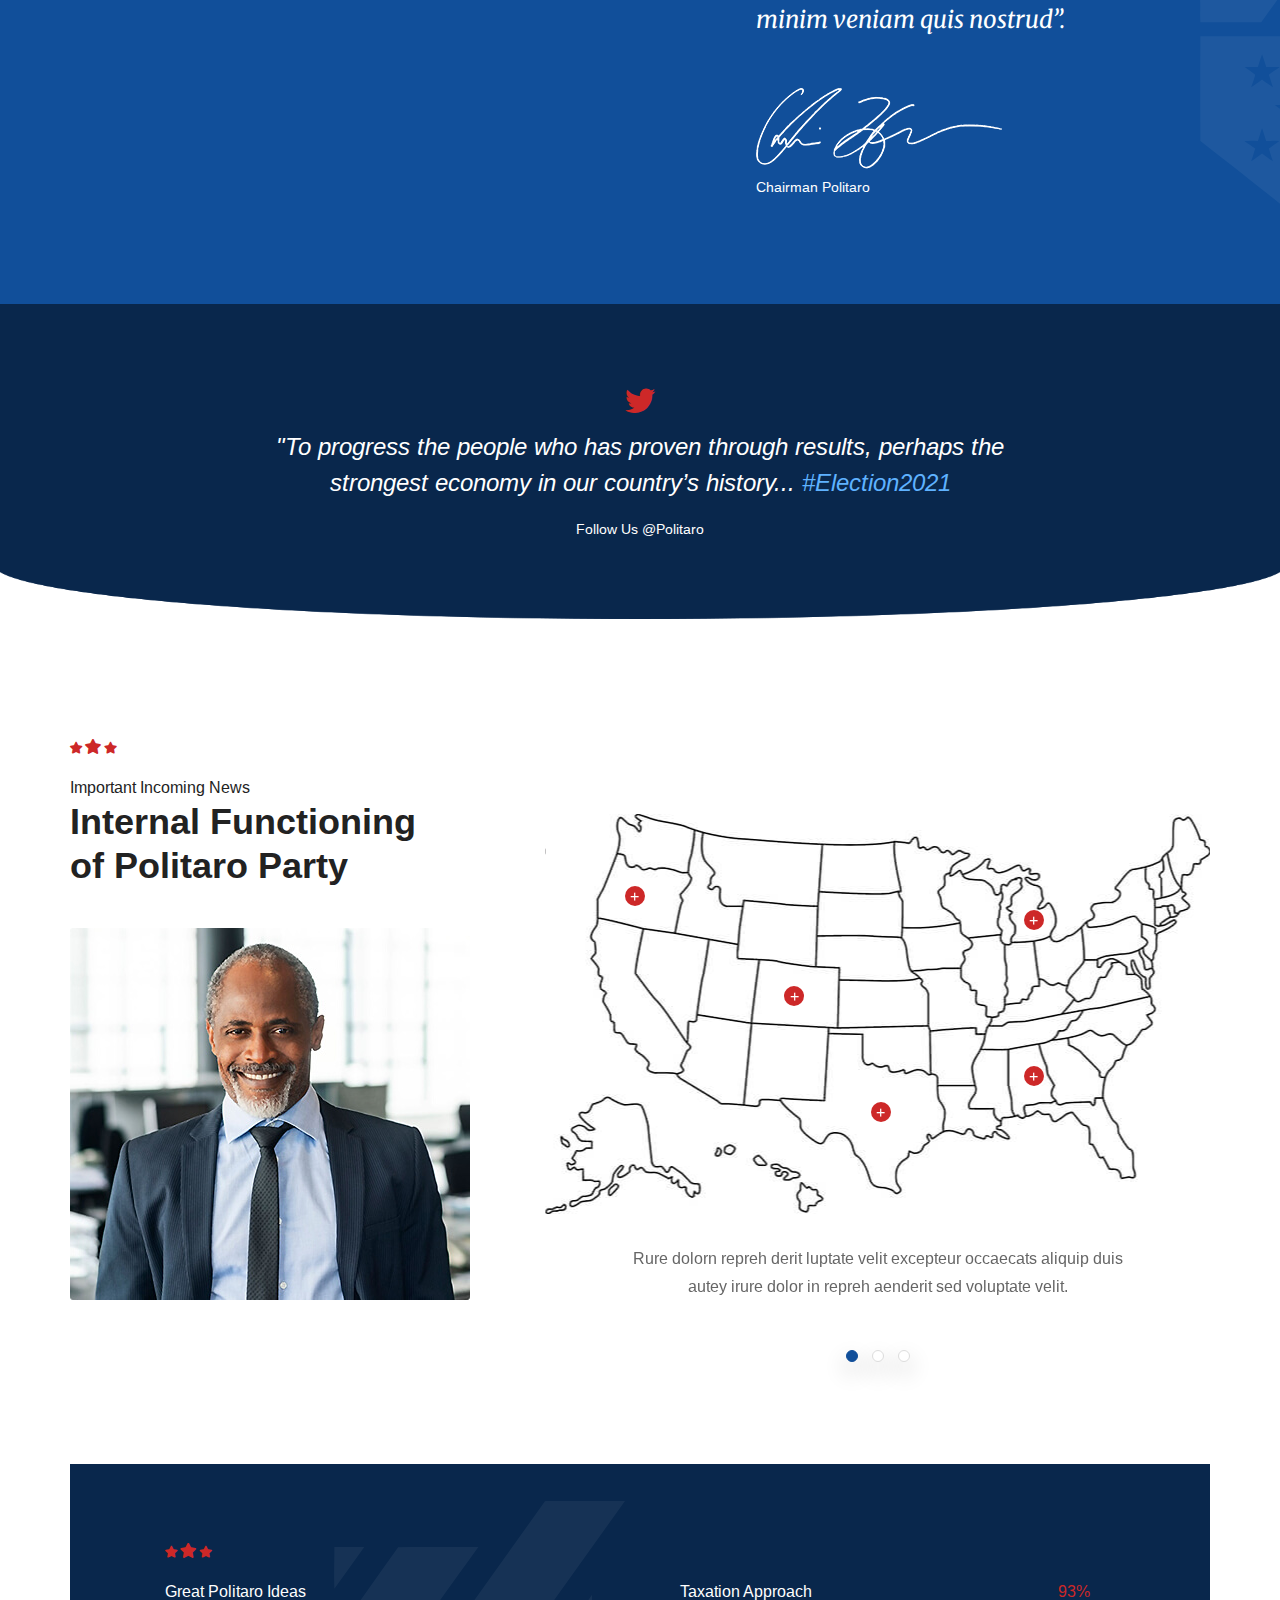
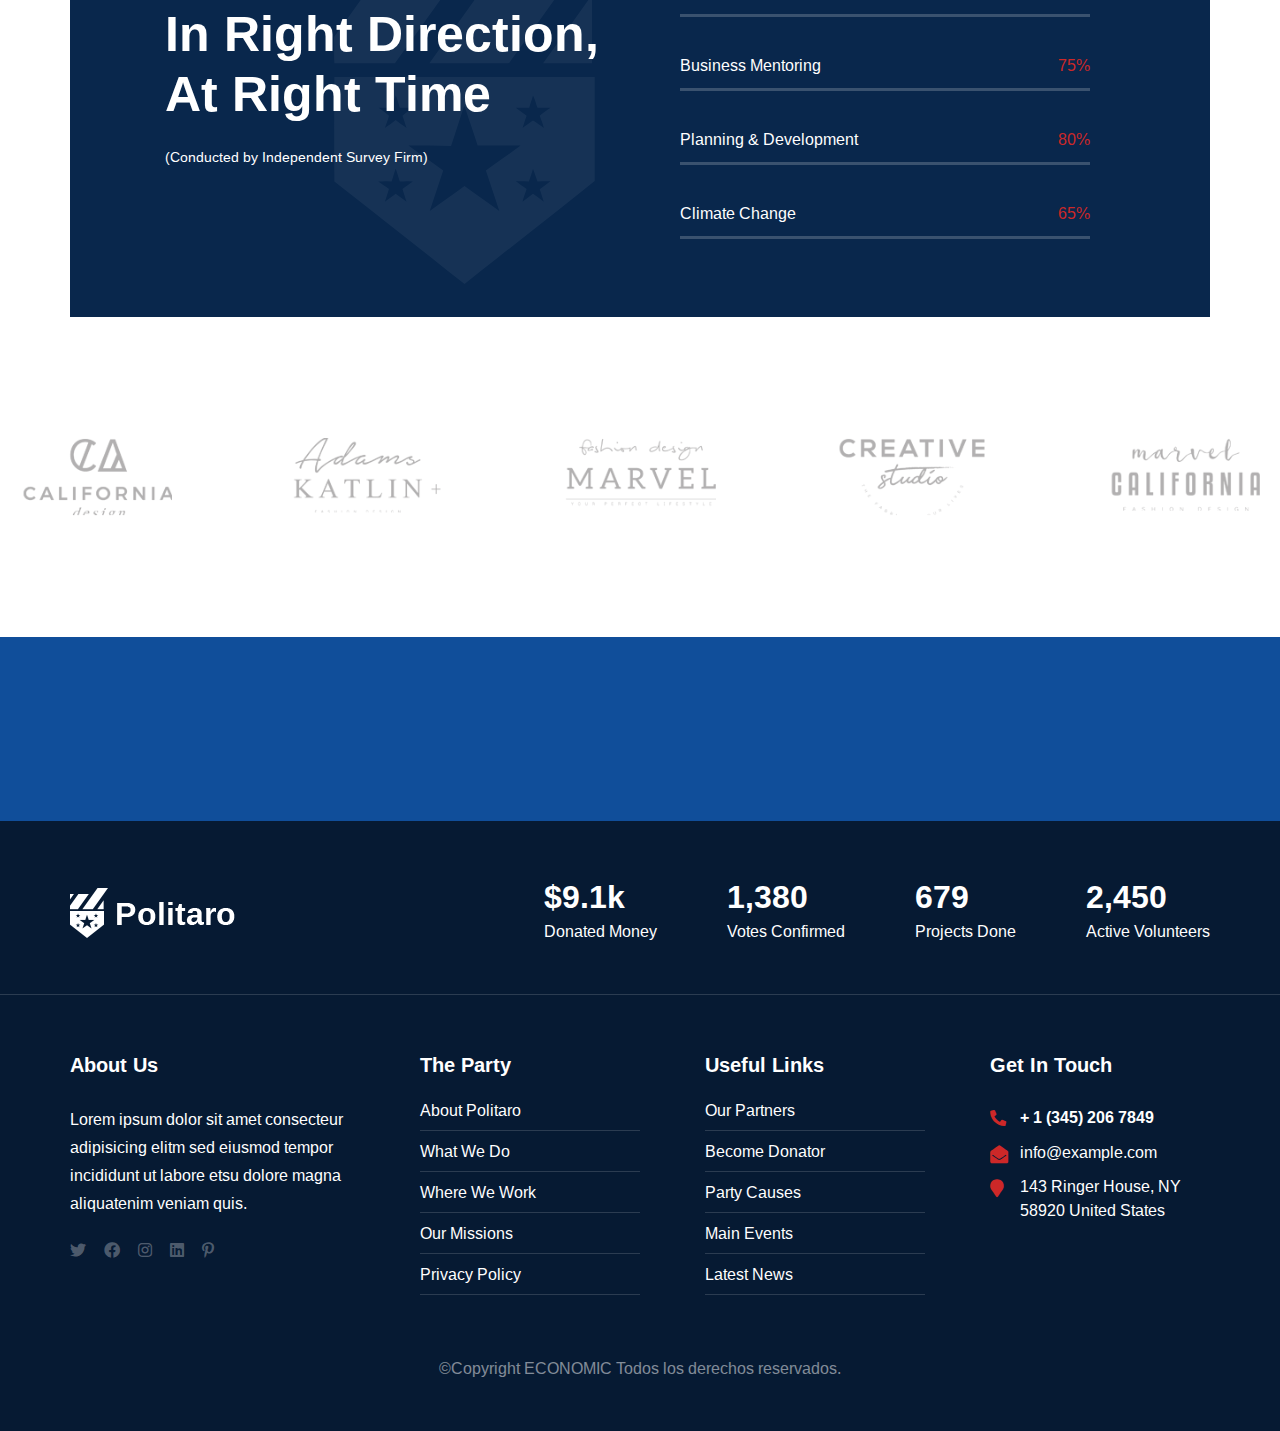
<file: template/about-me.html>
<!DOCTYPE html>
<html lang="en">

<head>
    <meta charset="UTF-8">
    <meta name="viewport" content="width=device-width, initial-scale=1.0">
    <meta http-equiv="X-UA-Compatible" content="ie=edge">
    <title>About Me Page || Politaro || Responsive HTML Template</title>
    <link rel="apple-touch-icon" sizes="180x180" href="assets/images/favicon/apple-touch-icon.png">
    <link rel="icon" type="image/png" sizes="32x32" href="assets/images/favicon/favicon-32x32.png">
    <link rel="icon" type="image/png" sizes="16x16" href="assets/images/favicon/favicon-16x16.png">
    <!-- For Window Tab Color -->
    <!-- Chrome, Firefox OS and Opera -->
    <meta name="theme-color" content="#cd2828">
    <!-- Windows Phone -->
    <meta name="msapplication-navbutton-color" content="#cd2828">
    <!-- iOS Safari -->
    <meta name="apple-mobile-web-app-status-bar-style" content="#cd2828">
    <link href="https://fonts.googleapis.com/css?family=Arimo:400,400i,700,700i%7CMerriweather:400i&amp;display=swap" rel="stylesheet">

    <!-- plugins styles -->
    <link rel="stylesheet" href="assets/css/animate.css">
    <link rel="stylesheet" href="assets/css/bootstrap.min.css">
    <link rel="stylesheet" href="assets/css/bootstrap-datepicker.min.css">
    <link rel="stylesheet" href="assets/css/bootstrap-select.min.css">
    <link rel="stylesheet" href="assets/css/hover-min.css">
    <link rel="stylesheet" href="assets/css/magnific-popup.css">
    <link rel="stylesheet" href="assets/css/owl.carousel.min.css">
    <link rel="stylesheet" href="assets/css/owl.theme.default.min.css">
    <link rel="stylesheet" href="assets/css/nouislider.css">
    <link rel="stylesheet" href="assets/css/nouislider.pips.css">
    <link rel="stylesheet" href="assets/css/jquery.bootstrap-touchspin.min.css">
    <link rel="stylesheet" href="assets/css/jquery.mCustomScrollbar.min.css">

    <!-- icon styles -->
    <link rel="stylesheet" type="text/css" href="assets/css/politaro-icons.css">
    <link rel="stylesheet" type="text/css" href="assets/css/simple-line-icons.css">
    <link rel="stylesheet" type="text/css" href="assets/css/fontawesome-all.min.css">

    <!-- main styles -->
    <link rel="stylesheet" href="assets/css/style.css">
    <link rel="stylesheet" href="assets/css/responsive.css">
</head>

<body>
    <div class="preloader" style="background-image: url(assets/images/resources/preloader.svg);"></div><!-- /.preloader -->
    <div class="page-wrapper">
        <div class="site-header__header-one-wrapper">

            <header class="site-header site-header__header-one site-header__header-three ">
                <nav class="navbar navbar-expand-lg navbar-light header-navigation stricky">
                    <div class="container clearfix">
                        <!-- Brand and toggle get grouped for better mobile display -->
                        <div class="logo-box">
                            <a class="navbar-brand" href="index.html">
                                <img src="assets/images/resources/logo-light-1-1.svg" class="main-logo" alt="Awesome Image" />
                            </a>
                            <button class="menu-toggler side-menu__toggler">
                                <span class="fa fa-bars"></span>
                            </button>
                        </div><!-- /.logo-box -->
                        <!-- Collect the nav links, forms, and other content for toggling -->
                        <div class="main-navigation main-nav__main-navigation">
                            <ul class=" navigation-box ">
                                <li class="current dropdown">
                                    <a href="index.html">Home</a>
                                    <ul>
                                        <li><a href="index.html">Home One</a></li>
                                        <li><a href="index-2.html">Home Two</a></li>
                                        <li><a href="index-rtl.html">Home RTL</a></li>
                                        <li class="dropdown"><a href="index.html">Header Styles</a>
                                            <ul>
                                                <li><a href="index.html">header One</a></li>
                                                <li><a href="index-2.html">header Two</a></li>
                                            </ul><!-- /.submenu -->
                                        </li>
                                    </ul><!-- /.submenu -->
                                </li>
                                <li class="dropdown">
                                    <a href="about-us.html">About</a>
                                    <ul>
                                        <li><a href="about-us.html">About Us</a></li>
                                        <li><a href="about-me.html">About Me</a></li>
                                    </ul><!-- /.submenu -->
                                </li>
                                <li>
                                    <a href="contact.html">Donations</a>
                                </li>

                                <li class="dropdown">
                                    <a href="#">Pages</a>
                                    <ul>
                                        <li><a href="team-member.html">Team</a></li>
                                        <li><a href="service-1.html">Services</a></li>
                                    </ul><!-- /.submenu -->
                                </li>

                                <li class="dropdown">
                                    <a href="event-1.html">Events</a>
                                    <ul>
                                        <li><a href="event-1.html">Event 01</a></li>
                                        <li><a href="event-2.html">Event 02</a></li>
                                    </ul><!-- /.submenu -->
                                </li>
                                <li class="dropdown">
                                    <a href="blog-classic.html">News</a>
                                    <ul>
                                        <li><a href="blog-classic.html">News Classic</a></li>
                                        <li><a href="blog-grid.html">News Grid</a></li>
                                        <li><a href="blog-post.html">News Details</a></li>
                                    </ul><!-- /.submenu -->
                                </li>
                                <li>
                                    <a href="contact.html">Contact</a>
                                </li>
                                <li class="header__search search-popup__toggler">
                                    <a href="#"><i class="icon-magnifier"></i></a>
                                </li>
                            </ul>
                        </div><!-- /.navbar-collapse -->
                        <div class="right-side-box">
                            <a href="#" class="thm-btn header-donation__btn">Donations</a>
                        </div><!-- /.right-side-box -->
                    </div>
                    <!-- /.container -->
                </nav>
            </header><!-- /.site-header -->
        </div><!-- /.site-header__header-one-wrapper -->


        <section class="about-me-header" style="background-image: url(assets/images/backgrounds/inner-banner-about-me-bg.jpg);">
            <div class="container">
                <div class="row no-gutters">
                    <div class="col-lg-5">
                        <div class="about-me-header__content text-center">
                            <div class="about-me-header__icon">
                                <i class="politaro-icon-star-2"></i>
                            </div><!-- /.about-me-header__icon -->
                            <h3>Chris J. Smith</h3>
                            <p>Veniam quis nostrud exercitation llamco laboris aliquip <br> sed conseqa rure dolorn repreh derit luptate velit excepteur <br> occaecats aliquip ex duis aute irure.</p>
                        </div><!-- /.about-me-header__content -->
                    </div><!-- /.col-lg-5 -->
                </div><!-- /.row no-gutters -->
            </div><!-- /.container -->
        </section><!-- /.about-me-header -->

        <section class="service-three">
            <div class="container">
                <div class="block-title text-center">
                    <i class="block-title__icon politaro-icon-star-2"></i>
                    <p>Great Politaro Ideas</p>
                    <h3>Together, We can Build Our Nation</h3>
                </div><!-- /.block-title -->
                <div class="service-three__content">
                    <p>Lorem ipsum dolor sit amet, consectetur adipisicing elitm sed do eiusmod tempor incididunt ut labore etsu dolore magna aliquatenim minim veniam quis nostrud exercitation ullamco laboris nisi ut aliquip ex ea commodo consequat. Duis aute irure dolorn velit esse. Excepteur sint uda occaecat cupidatat non proident, commodo sunt culpa qui officia deserunt.</p>
                </div><!-- /.service-three__content -->
                <div class="row">
                    <div class="service-three__column">
                        <div class="service-three__single">
                            <i class="politaro-icon-hand-2"></i>
                            <h3><a href="team-member.html">Volunteers</a></h3>
                        </div><!-- /.service-three__single -->
                    </div><!-- /.service-three__column -->
                    <div class="service-three__column">
                        <div class="service-three__single">
                            <i class="politaro-icon-vote-box"></i>
                            <h3><a href="team-member.html">Voter Status</a></h3>
                        </div><!-- /.service-three__single -->
                    </div><!-- /.service-three__column -->
                    <div class="service-three__column">
                        <div class="service-three__single">
                            <i class="politaro-icon-hand-3"></i>
                            <h3><a href="team-member.html">Donations</a></h3>
                        </div><!-- /.service-three__single -->
                    </div><!-- /.service-three__column -->
                    <div class="service-three__column">
                        <div class="service-three__single">
                            <i class="politaro-icon-horn-1"></i>
                            <h3><a href="team-member.html">Policies</a></h3>
                        </div><!-- /.service-three__single -->
                    </div><!-- /.service-three__column -->
                    <div class="service-three__column">
                        <div class="service-three__single">
                            <i class="politaro-icon-check-1"></i>
                            <h3><a href="team-member.html">Campaigns</a></h3>
                        </div><!-- /.service-three__single -->
                    </div><!-- /.service-three__column -->
                </div><!-- /.row -->
            </div><!-- /.container -->
        </section><!-- /.service-three -->

        <section class="about-one about-one__about-me">
            <div class="container-fluid">
                <i class="about-one__floated-icon politaro-icon-logo-1"></i>
                <div class="row">
                    <div class="about-one__video-column">
                        <div class="about-one__video wow fadeInLeft" data-wow-duration="1500ms">
                            <img src="assets/images/resources/video-2-1.jpg" class="img-fluid" alt="Awesome Image" />
                            <a href="https://www.youtube.com/watch?v=uRu_JcarCDY" class="video-popup"><i class="fa fa-play"></i></a>
                        </div><!-- /.about-one__video -->
                    </div><!-- /.about-one__video-column -->
                    <div class="about-one__content-column">
                        <div class="about-one__content">
                            <div class="block-title text-left">
                                <i class="block-title__icon politaro-icon-star-2"></i>
                            </div><!-- /.block-title -->
                            <div class="about-one__content-text">
                                <p>“Lorem ipsum dolor sit amet, consectetur adipisicing elitm sed eiusmod tempor incid dunt ut labore etsu dolore magna aliquat enim minim veniam quis nostrud”.</p>
                            </div><!-- /.about-one__content-text -->
                            <img src="assets/images/shapes/sign-1-1.png" alt="Awesome Image" />
                            <h4>Chairman Politaro</h4>
                        </div><!-- /.about-one__content -->
                    </div><!-- /.about-one__content-column -->
                </div><!-- /.row -->
            </div><!-- /.container-fluid -->
        </section><!-- /.about-one -->

        <section class="twitter-one">
            <div class="twitter-one__bg" style="background-image: url(assets/images/backgrounds/tweet-bg-1-1.jpg);"></div><!-- /.twitter-one__bg -->
            <div class="container text-center">
                <div class="twitter-one__single">
                    <i class="fab fa-twitter twitter-one__icon"></i>
                    <p>"To progress the people who has proven through results, perhaps the strongest economy in our country’s history... <a href="#">#Election2021</a></p>
                    <h3>Follow Us <a href="#">@Politaro</a></h3>
                </div><!-- /.twitter-one__single -->
            </div><!-- /.container -->
        </section><!-- /.twitter-one -->

        <section class="map-one">
            <div class="container">
                <div class="row no-gutters">
                    <div class="col-lg-5">
                        <div class="map-one__content">
                            <div class="block-title text-left">
                                <i class="block-title__icon politaro-icon-star-2"></i>
                                <p>Important Incoming News</p>
                                <h3>Internal Functioning <br> of Politaro Party</h3>
                            </div><!-- /.block-title -->
                            <img src="assets/images/resources/map-2-1.jpg" class="img-fluid" alt="Awesome Image" />
                        </div><!-- /.map-one__content -->
                    </div><!-- /.col-lg-5 -->
                    <div class="col-lg-7">
                        <div class="map-one__carousel owl-carousel owl-theme thm__owl-carousel" data-options='{"loop": true, "margin": 0, "nav": false, "dots": true, "autoWidth": false, "autoplay": true, "smartSpeed": 700, "autoplayTimeout": 5000, "autoplayHoverPause": true, "items": 1 }'>
                            <div class="item">
                                <div class="map-one__map text-center">
                                    <div class="wrapper-box">
                                        <div class="location-point">
                                            <div class="content">
                                                <div class="text">South Leadership <br>Management </div>
                                            </div>
                                            <span class="point"></span>
                                        </div>
                                        <div class="location-point">
                                            <div class="content">
                                                <div class="text">South Leadership <br>Management</div>
                                            </div>
                                            <span class="point"></span>
                                        </div>
                                        <div class="location-point">
                                            <div class="content">
                                                <div class="text">South Leadership <br>Management</div>
                                            </div>
                                            <span class="point"></span>
                                        </div>
                                        <div class="location-point">
                                            <div class="content">
                                                <div class="text">South Leadership <br>Management</div>
                                            </div>
                                            <span class="point"></span>
                                        </div>
                                        <div class="location-point">
                                            <div class="content">
                                                <div class="text">South Leadership <br>Management</div>
                                            </div>
                                            <span class="point"></span>
                                        </div>
                                    </div>
                                    <p>Rure dolorn repreh derit luptate velit excepteur occaecats aliquip duis <br> autey irure dolor in repreh aenderit sed voluptate velit.</p>
                                </div><!-- /.map-one__map -->
                            </div><!-- /.item -->
                            <div class="item">
                                <div class="map-one__map text-center">
                                    <div class="wrapper-box">
                                        <div class="location-point">
                                            <div class="content">
                                                <div class="text">South Leadership <br>Management </div>
                                            </div>
                                            <span class="point"></span>
                                        </div>
                                        <div class="location-point">
                                            <div class="content">
                                                <div class="text">South Leadership <br>Management</div>
                                            </div>
                                            <span class="point"></span>
                                        </div>
                                        <div class="location-point">
                                            <div class="content">
                                                <div class="text">South Leadership <br>Management</div>
                                            </div>
                                            <span class="point"></span>
                                        </div>
                                        <div class="location-point">
                                            <div class="content">
                                                <div class="text">South Leadership <br>Management</div>
                                            </div>
                                            <span class="point"></span>
                                        </div>
                                        <div class="location-point">
                                            <div class="content">
                                                <div class="text">South Leadership <br>Management</div>
                                            </div>
                                            <span class="point"></span>
                                        </div>
                                    </div>
                                    <p>Rure dolorn repreh derit luptate velit excepteur occaecats aliquip duis <br> autey irure dolor in repreh aenderit sed voluptate velit.</p>
                                </div><!-- /.map-one__map -->
                            </div><!-- /.item -->
                            <div class="item">
                                <div class="map-one__map text-center">
                                    <div class="wrapper-box">
                                        <div class="location-point">
                                            <div class="content">
                                                <div class="text">South Leadership <br>Management </div>
                                            </div>
                                            <span class="point"></span>
                                        </div>
                                        <div class="location-point">
                                            <div class="content">
                                                <div class="text">South Leadership <br>Management</div>
                                            </div>
                                            <span class="point"></span>
                                        </div>
                                        <div class="location-point">
                                            <div class="content">
                                                <div class="text">South Leadership <br>Management</div>
                                            </div>
                                            <span class="point"></span>
                                        </div>
                                        <div class="location-point">
                                            <div class="content">
                                                <div class="text">South Leadership <br>Management</div>
                                            </div>
                                            <span class="point"></span>
                                        </div>
                                        <div class="location-point">
                                            <div class="content">
                                                <div class="text">South Leadership <br>Management</div>
                                            </div>
                                            <span class="point"></span>
                                        </div>
                                    </div>
                                    <p>Rure dolorn repreh derit luptate velit excepteur occaecats aliquip duis <br> autey irure dolor in repreh aenderit sed voluptate velit.</p>
                                </div><!-- /.map-one__map -->
                            </div><!-- /.item -->
                        </div><!-- /.map-one__carousel -->
                    </div><!-- /.col-lg-7 -->
                </div><!-- /.row -->
            </div><!-- /.container -->
        </section><!-- /.map-one -->
        <section class="progress-one pb-0">
            <div class="container">
                <div class="inner-container">
                    <div class="row">
                        <div class="col-lg-6">
                            <div class="progress-one__content">
                                <i class="progress-one__floated-icon politaro-icon-logo-1"></i>
                                <div class="block-title text-left">
                                    <i class="block-title__icon politaro-icon-star-2"></i>
                                    <p>Great Politaro Ideas</p>
                                    <h3>In Right Direction, <br> At Right Time</h3>
                                </div><!-- /.block-title -->
                                <div class="progress-one__content-text">
                                    <p>(Conducted by Independent Survey Firm)</p>
                                </div><!-- /.progress-one__content-text -->
                            </div><!-- /.progress-one__content -->
                        </div><!-- /.col-lg-6 -->
                        <div class="col-lg-6">
                            <div class="progress-one__box">
                                <div class="progress-one__box-single">
                                    <div class="progress-one__box-top">
                                        <h3>Taxation Approach</h3>
                                        <p><span class="counter">93</span>%</p>
                                    </div><!-- /.progress-one__box-top -->
                                    <div class="progress-one__box-bar">
                                        <span class="wow slideInLeft" data-wow-duration="2000ms" style="width: 93%"></span>
                                    </div><!-- /.progress-one__box-bar -->
                                </div><!-- /.progress-one__box-single -->
                                <div class="progress-one__box-single">
                                    <div class="progress-one__box-top">
                                        <h3>Business Mentoring</h3>
                                        <p><span class="counter">75</span>%</p>
                                    </div><!-- /.progress-one__box-top -->
                                    <div class="progress-one__box-bar">
                                        <span class="wow slideInLeft" data-wow-duration="2000ms" style="width: 75%"></span>
                                    </div><!-- /.progress-one__box-bar -->
                                </div><!-- /.progress-one__box-single -->
                                <div class="progress-one__box-single">
                                    <div class="progress-one__box-top">
                                        <h3>Planning & Development</h3>
                                        <p><span class="counter">80</span>%</p>
                                    </div><!-- /.progress-one__box-top -->
                                    <div class="progress-one__box-bar">
                                        <span class="wow slideInLeft" data-wow-duration="2000ms" style="width: 80%"></span>
                                    </div><!-- /.progress-one__box-bar -->
                                </div><!-- /.progress-one__box-single -->
                                <div class="progress-one__box-single">
                                    <div class="progress-one__box-top">
                                        <h3>Climate Change</h3>
                                        <p><span class="counter">65</span>%</p>
                                    </div><!-- /.progress-one__box-top -->
                                    <div class="progress-one__box-bar">
                                        <span class="wow slideInLeft" data-wow-duration="2000ms" style="width: 65%"></span>
                                    </div><!-- /.progress-one__box-bar -->
                                </div><!-- /.progress-one__box-single -->
                            </div><!-- /.progress-one__box -->
                        </div><!-- /.col-lg-6 -->
                    </div><!-- /.row -->
                </div><!-- /.inner-container -->
            </div><!-- /.container -->
        </section><!-- /.progress-one -->

        <section class="brand-one brand-one__event-one">
            <div class="container">
                <div class="thm__owl-carousel owl-carousel owl-theme" data-options='{"loop": true, "margin": 120, "nav": false, "dots": false, "autoWidth": false, "autoplay": true, "smartSpeed": 700, "autoplayTimeout": 5000, "autoplayHoverPause": true, "responsive": {"0": {"items": 2, "margin": 30 }, "480": {"items": 2, "margin": 20 }, "600": {"items": 3, "margin": 50 }, "991": {"items": 4 }, "1000": {"items": 5 }, "1200": {"items": 5 } } }'>
                    <div class="item">
                        <img src="assets/images/brand/brand-1-1.png" alt="Awesome Image" />
                    </div><!-- /.item -->
                    <div class="item">
                        <img src="assets/images/brand/brand-1-2.png" alt="Awesome Image" />
                    </div><!-- /.item -->
                    <div class="item">
                        <img src="assets/images/brand/brand-1-3.png" alt="Awesome Image" />
                    </div><!-- /.item -->
                    <div class="item">
                        <img src="assets/images/brand/brand-1-4.png" alt="Awesome Image" />
                    </div><!-- /.item -->
                    <div class="item">
                        <img src="assets/images/brand/brand-1-5.png" alt="Awesome Image" />
                    </div><!-- /.item -->
                    <div class="item">
                        <img src="assets/images/brand/brand-1-1.png" alt="Awesome Image" />
                    </div><!-- /.item -->
                    <div class="item">
                        <img src="assets/images/brand/brand-1-2.png" alt="Awesome Image" />
                    </div><!-- /.item -->
                    <div class="item">
                        <img src="assets/images/brand/brand-1-3.png" alt="Awesome Image" />
                    </div><!-- /.item -->
                    <div class="item">
                        <img src="assets/images/brand/brand-1-4.png" alt="Awesome Image" />
                    </div><!-- /.item -->
                    <div class="item">
                        <img src="assets/images/brand/brand-1-5.png" alt="Awesome Image" />
                    </div><!-- /.item -->
                </div><!-- /.brand-one__carousel owl-carousel owl-theme -->
            </div><!-- /.container -->
        </section><!-- /.brand-one -->


        <section class="mailchimp-one site-footer__style-two">
            <div class="container text-center">
                <div class="inner-container wow fadeInUp" data-wow-duration="1500ms">
                    <div class="mailchimp-one__block-title">
                        <p>Get The Latest Updates</p>
                        <h3>Signup For Newsletter</h3>
                    </div><!-- /.mailchimp-one__block-title -->
                    <form action="#" class="mailchimp-one__form mc-form" data-url="https://xyz.us18.list-manage.com/subscribe/post?u=20e91746ef818cd941998c598&amp;id=cc0ee8140e">
                        <input type="email" id="mc-email" placeholder="Enter Your Email...." name="email">
                        <button type="submit" class="thm-btn">subscribe</button>
                    </form><!-- /.mailchimp-one__form -->
                </div><!-- /.inner-container -->
                <div class="mc-form__response"></div><!-- /.mc-form__response -->
            </div><!-- /.container -->
        </section><!-- /.mailchimp-one -->

        <section class="site-footer__wrapper site-footer__style-two">
            <div class="site-footer__upper">
                <div class="container">
                    <div class="site-footer__logo">
                        <a href="index.html"><img src="assets/images/resources/logo-light-1-1.svg" alt="Awesome Image" /></a>
                    </div><!-- /.site-footer__logo -->
                    <div class="site-footer__counter">
                        <div class="site-footer__counter-single">
                            <h3>$<span class="counter">9.1</span>k</h3><!-- /.counter -->
                            <p>Donated Money</p>
                        </div><!-- /.site-footer__counter-single -->
                        <div class="site-footer__counter-single">
                            <h3 class="counter">1,380</h3><!-- /.counter -->
                            <p>Votes Confirmed</p>
                        </div><!-- /.site-footer__counter-single -->
                        <div class="site-footer__counter-single">
                            <h3 class="counter">679</h3><!-- /.counter -->
                            <p>Projects Done</p>
                        </div><!-- /.site-footer__counter-single -->
                        <div class="site-footer__counter-single">
                            <h3 class="counter">2,450</h3><!-- /.counter -->
                            <p>Active Volunteers</p>
                        </div><!-- /.site-footer__counter-single -->
                    </div><!-- /.site-footer__counter -->
                </div><!-- /.container -->
            </div><!-- /.site-footer__upper -->
            <footer class="site-footer">
                <div class="container">
                    <div class="row no-gutters">
                        <div class="col-lg-3 col-md-6">
                            <div class="footer-widget">
                                <h3 class="footer-widget__title">About Us</h3><!-- /.footer-widget__title -->
                                <p>Lorem ipsum dolor sit amet consecteur adipisicing elitm sed eiusmod tempor incididunt ut labore etsu dolore magna aliquatenim veniam quis.</p>
                                <div class="footer-widget__social">
                                    <a href="#"><i class="fab fa-twitter"></i></a>
                                    <a href="#"><i class="fab fa-facebook"></i></a>
                                    <a href="#"><i class="fab fa-instagram"></i></a>
                                    <a href="#"><i class="fab fa-linkedin"></i></a>
                                    <a href="#"><i class="fab fa-pinterest-p"></i></a>
                                </div><!-- /.footer-widget__social -->
                            </div><!-- /.footer-widget -->
                        </div><!-- /.col-lg-3 -->
                        <div class="col-lg-3 col-md-6">
                            <div class="footer-widget footer-widget__links-widget">
                                <h3 class="footer-widget__title">The Party</h3><!-- /.footer-widget__title -->
                                <ul class="footer-widget__links list-unstyled">
                                    <li><a href="about-us.html">About Politaro</a></li>
                                    <li><a href="service-1.html">What We Do</a></li>
                                    <li><a href="about-us.html">Where We Work</a></li>
                                    <li><a href="about-us.html">Our Missions</a></li>
                                    <li><a href="about-us.html">Privacy Policy</a></li>
                                </ul><!-- /.footer-widget__links -->
                            </div><!-- /.footer-widget -->
                        </div><!-- /.col-lg-3 -->
                        <div class="col-lg-3 col-md-6">
                            <div class="footer-widget footer-widget__links-widget">
                                <h3 class="footer-widget__title">Useful Links</h3><!-- /.footer-widget__title -->
                                <ul class="footer-widget__links list-unstyled">
                                    <li><a href="about-us.html">Our Partners</a></li>
                                    <li><a href="about-us.html">Become Donator</a></li>
                                    <li><a href="about-us.html">Party Causes</a></li>
                                    <li><a href="event-1.html">Main Events</a></li>
                                    <li><a href="blog-classic.html">Latest News</a></li>
                                </ul><!-- /.footer-widget__links -->
                            </div><!-- /.footer-widget -->
                        </div><!-- /.col-lg-3 -->
                        <div class="col-lg-3 col-md-6">
                            <div class="footer-widget footer-widget__contact-widget">
                                <h3 class="footer-widget__title">Get In Touch</h3><!-- /.footer-widget__title -->
                                <ul class="footer-widget__contact-info list-unstyled">
                                    <li>
                                        <i class="fa fa-phone-alt"></i>
                                        <strong><a href="tel:+1-345-206-7849">+ 1 (345) 206 7849</a></strong>
                                    </li>
                                    <li>
                                        <i class="fa fa-envelope-open"></i>
                                        <a href="mailto:info@example.com">info@example.com</a>
                                    </li>
                                    <li>
                                        <i class="fa fa-map-marker"></i>
                                        143 Ringer House, NY <br> 58920 United States
                                    </li>
                                </ul><!-- /.footer-widget__contact-info -->
                            </div><!-- /.footer-widget -->
                        </div><!-- /.col-lg-3 -->
                    </div><!-- /.row -->
                </div><!-- /.container -->
            </footer><!-- /.site-footer -->
            <div class="site-footer__bottom">
                <div class="container text-center">
                    <p>©Copyright ECONOMIC Todos los derechos reservados.</p>
                </div><!-- /.container -->
            </div><!-- /.site-footer__bottom -->
        </section><!-- /.site-footer__wrapper -->
    </div><!-- /.page-wrapper -->
    <div class="side-menu__block">

        <a href="#" class="side-menu__toggler side-menu__close-btn">
            <i class="fa fa-times"></i>
        </a>

        <div class="side-menu__block-overlay custom-cursor__overlay">
            <div class="cursor"></div>
            <div class="cursor-follower"></div>
        </div><!-- /.side-menu__block-overlay -->
        <div class="side-menu__block-inner ">

            <a href="index.html" class="side-menu__logo"><img src="assets/images/resources/logo-light-1-1.svg" alt="Awesome Image" /></a>
            <nav class="mobile-nav__container">
                <!-- content is loading via js -->
            </nav>
            <p class="side-menu__block__copy">©Copyright ECONOMIC Todos los derechos reservados.</p>
            <div class="side-menu__social">
                <!-- only fontawesome's brand icon -->
                <a href="#"><i class="fa fa-facebook-f"></i></a>
                <a href="#"><i class="fa fa-linkedin-in"></i></a>
                <a href="#"><i class="fa fa-twitter"></i></a>
                <a href="#"><i class="fa fa-instagram"></i></a>
                <a href="#"><i class="fa fa-pinterest-p"></i></a>
            </div>
        </div><!-- /.side-menu__block-inner -->
    </div><!-- /.side-menu__block -->
    <div class="search-popup">
        <div class="search-popup__overlay custom-cursor__overlay">
            <div class="cursor"></div>
            <div class="cursor-follower"></div>
        </div><!-- /.search-popup__overlay -->
        <div class="search-popup__inner">
            <form action="#" class="search-popup__form">
                <input type="text" name="search" placeholder="Type here to Search....">
                <button type="submit"><i class="fa fa-search"></i></button>
            </form>
        </div><!-- /.search-popup__inner -->
    </div><!-- /.search-popup -->
    <a href="#" data-target="html" class="scroll-to-target scroll-to-top"><i class="fa fa-angle-up"></i></a>
    <script src="assets/js/jquery.min.js"></script>
    <script src="assets/js/bootstrap.bundle.min.js"></script>
    <script src="assets/js/bootstrap-datepicker.min.js"></script>
    <script src="assets/js/bootstrap-select.min.js"></script>
    <script src="assets/js/isotope.js"></script>
    <script src="assets/js/jquery.counterup.min.js"></script>
    <script src="assets/js/jquery.magnific-popup.min.js"></script>
    <script src="assets/js/jquery.validate.min.js"></script>
    <script src="assets/js/owl.carousel.min.js"></script>
    <script src="assets/js/TweenMax.min.js"></script>
    <script src="assets/js/jquery.enllax.min.js"></script>
    <script src="assets/js/waypoints.min.js"></script>
    <script src="assets/js/wow.min.js"></script>
    <script src="assets/js/jquery.mCustomScrollbar.concat.min.js"></script>
    <script src="assets/js/circle-progress.min.js"></script>
    <script src="assets/js/countdown.min.js"></script>
    <script src="assets/js/jquery.ajaxchimp.min.js"></script>

    <script src="assets/js/nouislider.js"></script>
    <script src="assets/js/jquery.bootstrap-touchspin.min.js"></script>
    <script src="assets/js/theme.js"></script>
</body>


</html>
</file>
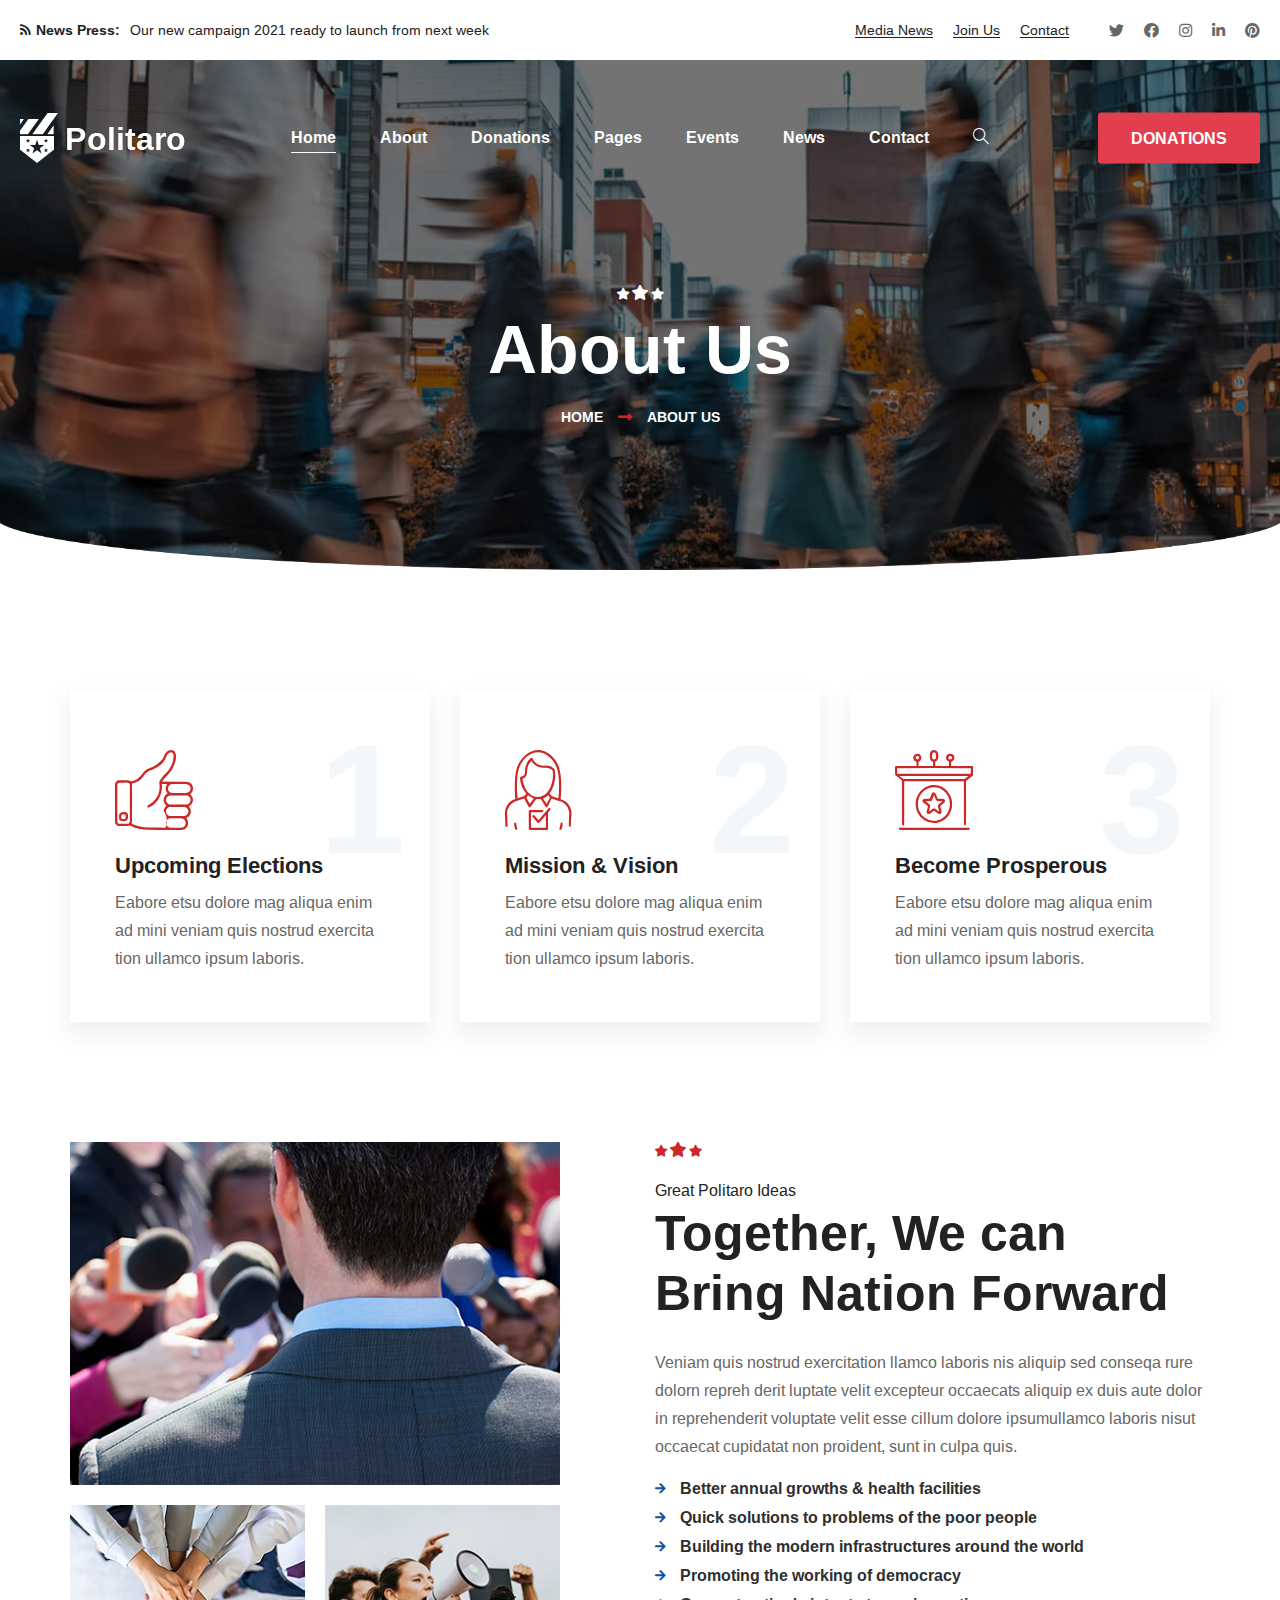
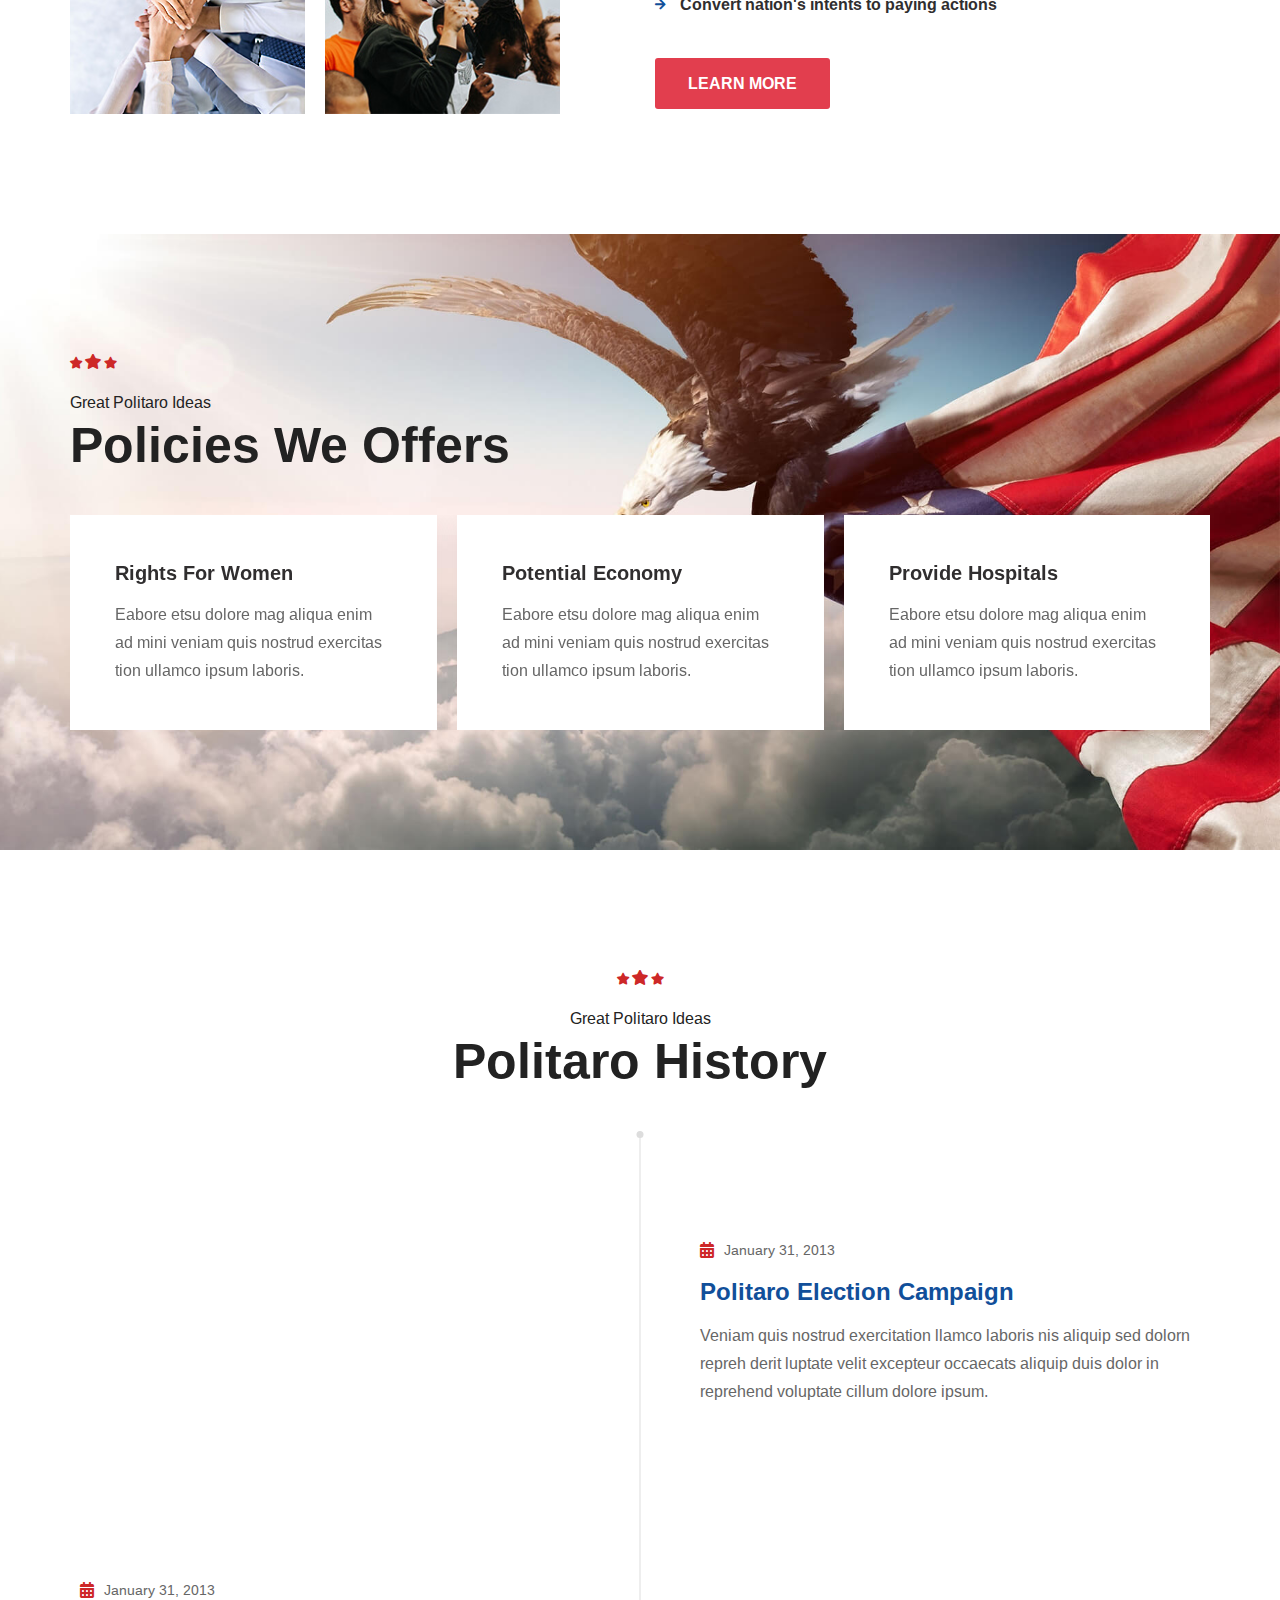
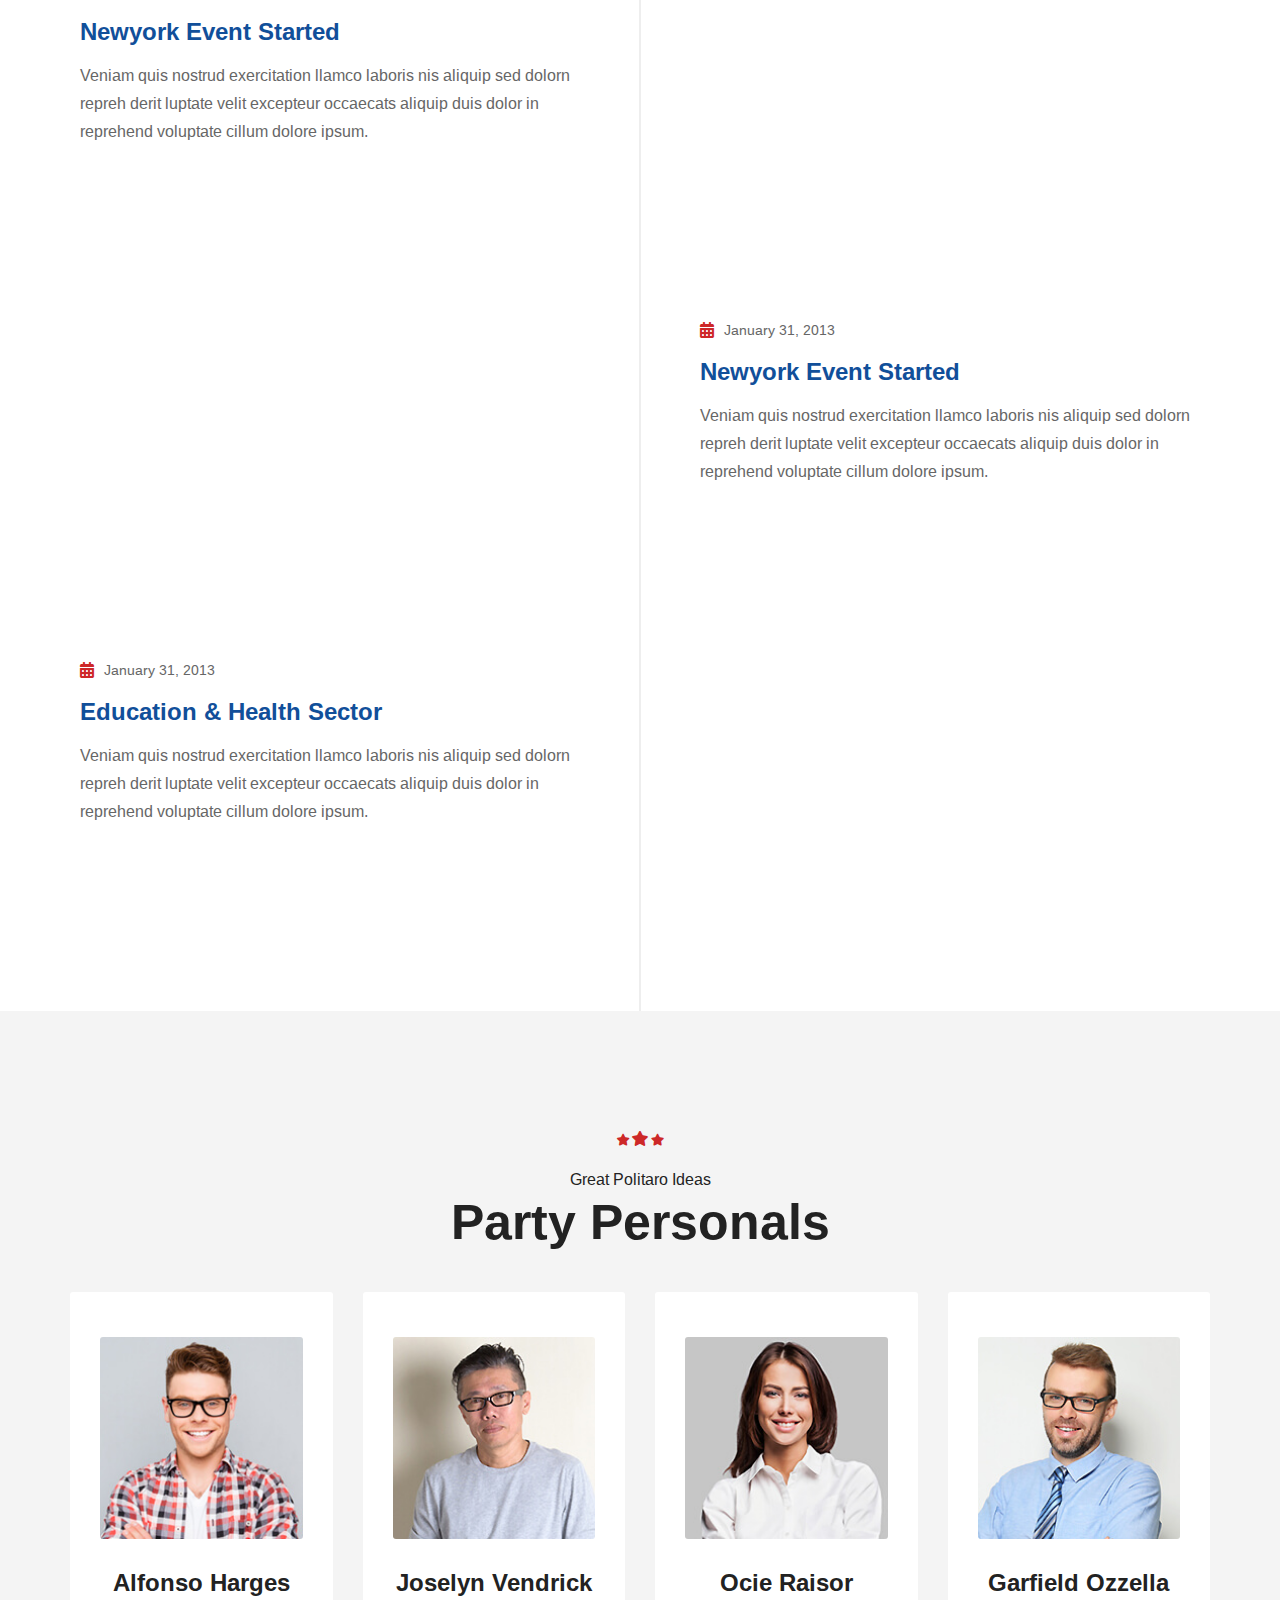
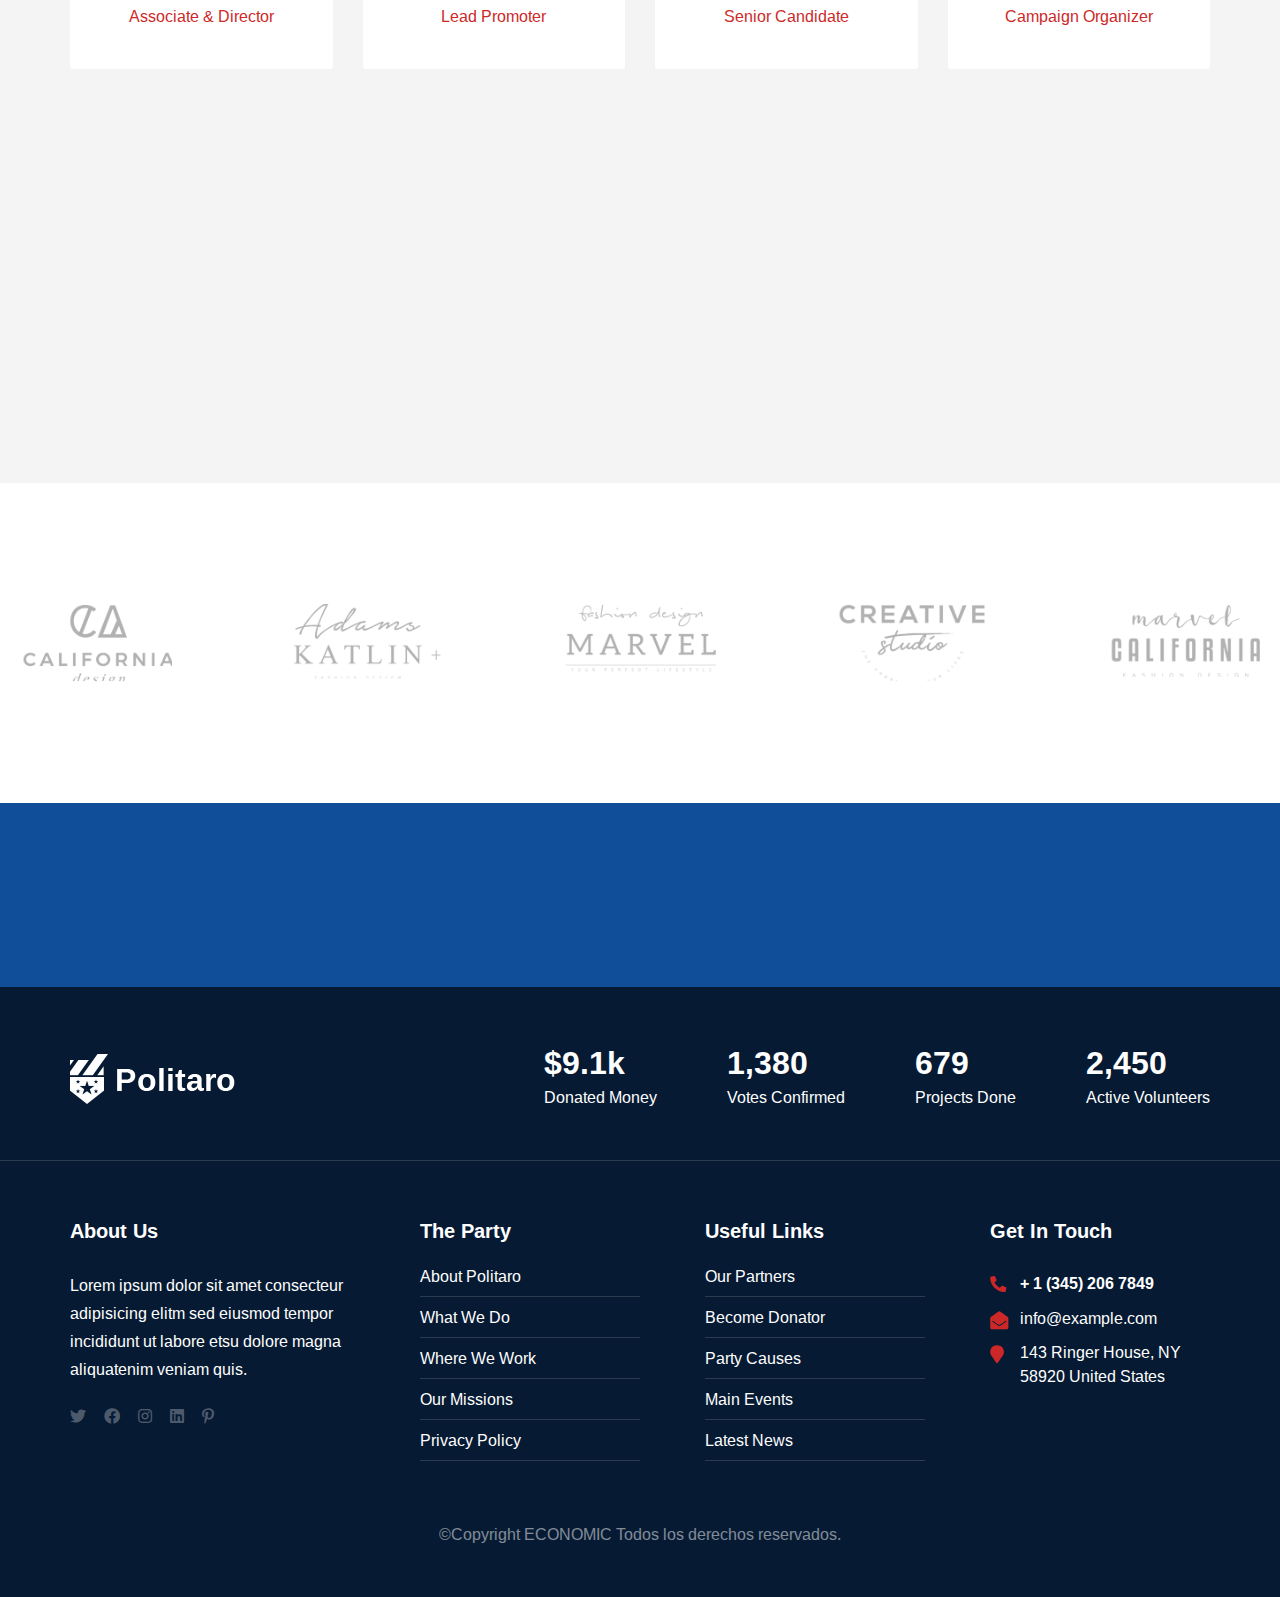
<file: template/about-us.html>
<!DOCTYPE html>
<html lang="en">

<head>
    <meta charset="UTF-8">
    <meta name="viewport" content="width=device-width, initial-scale=1.0">
    <meta http-equiv="X-UA-Compatible" content="ie=edge">
    <title>About Us Page || Politaro || Responsive HTML Template</title>
    <link rel="apple-touch-icon" sizes="180x180" href="assets/images/favicon/apple-touch-icon.png">
    <link rel="icon" type="image/png" sizes="32x32" href="assets/images/favicon/favicon-32x32.png">
    <link rel="icon" type="image/png" sizes="16x16" href="assets/images/favicon/favicon-16x16.png">
    <!-- For Window Tab Color -->
    <!-- Chrome, Firefox OS and Opera -->
    <meta name="theme-color" content="#cd2828">
    <!-- Windows Phone -->
    <meta name="msapplication-navbutton-color" content="#cd2828">
    <!-- iOS Safari -->
    <meta name="apple-mobile-web-app-status-bar-style" content="#cd2828">
    <link href="https://fonts.googleapis.com/css?family=Arimo:400,400i,700,700i%7CMerriweather:400i&amp;display=swap" rel="stylesheet">

    <!-- plugins styles -->
    <link rel="stylesheet" href="assets/css/animate.css">
    <link rel="stylesheet" href="assets/css/bootstrap.min.css">
    <link rel="stylesheet" href="assets/css/bootstrap-datepicker.min.css">
    <link rel="stylesheet" href="assets/css/bootstrap-select.min.css">
    <link rel="stylesheet" href="assets/css/hover-min.css">
    <link rel="stylesheet" href="assets/css/magnific-popup.css">
    <link rel="stylesheet" href="assets/css/owl.carousel.min.css">
    <link rel="stylesheet" href="assets/css/owl.theme.default.min.css">
    <link rel="stylesheet" href="assets/css/nouislider.css">
    <link rel="stylesheet" href="assets/css/nouislider.pips.css">
    <link rel="stylesheet" href="assets/css/jquery.bootstrap-touchspin.min.css">
    <link rel="stylesheet" href="assets/css/jquery.mCustomScrollbar.min.css">

    <!-- icon styles -->
    <link rel="stylesheet" type="text/css" href="assets/css/politaro-icons.css">
    <link rel="stylesheet" type="text/css" href="assets/css/simple-line-icons.css">
    <link rel="stylesheet" type="text/css" href="assets/css/fontawesome-all.min.css">

    <!-- main styles -->
    <link rel="stylesheet" href="assets/css/style.css">
    <link rel="stylesheet" href="assets/css/responsive.css">
</head>

<body>
    <div class="preloader" style="background-image: url(assets/images/resources/preloader.svg);"></div><!-- /.preloader -->
    <div class="page-wrapper">
        <div class="site-header__header-one-wrapper">
            <div class="topbar-one">
                <div class="container">
                    <div class="topbar-one__left">
                        <p><i class="fa fa-rss"></i> <span>News Press:</span> Our new campaign 2021 ready to launch from next week </p>
                    </div><!-- /.topbar-one__left -->
                    <div class="topbar-one__right">
                        <a href="blog-grid.html">Media News</a>
                        <a href="contact.html">Join Us</a>
                        <a href="contact.html">Contact</a>
                        <div class="topbar-one__social">
                            <a href="#"><i class="fab fa-twitter"></i></a>
                            <a href="#"><i class="fab fa-facebook"></i></a>
                            <a href="#"><i class="fab fa-instagram"></i></a>
                            <a href="#"><i class="fab fa-linkedin-in"></i></a>
                            <a href="#"><i class="fab fa-pinterest"></i></a>
                        </div><!-- /.topbar-one__social -->
                    </div><!-- /.topbar-one__right -->
                </div><!-- /.container -->
            </div><!-- /.topbar-one -->
            <header class="site-header site-header__header-one  ">
                <nav class="navbar navbar-expand-lg navbar-light header-navigation stricky">
                    <div class="container clearfix">
                        <!-- Brand and toggle get grouped for better mobile display -->
                        <div class="logo-box">
                            <a class="navbar-brand" href="index.html">
                                <img src="assets/images/resources/logo-light-1-1.svg" class="main-logo" alt="Awesome Image" />
                            </a>
                            <button class="menu-toggler side-menu__toggler">
                                <span class="fa fa-bars"></span>
                            </button>
                        </div><!-- /.logo-box -->
                        <!-- Collect the nav links, forms, and other content for toggling -->
                        <div class="main-navigation main-nav__main-navigation">
                            <ul class=" navigation-box ">
                                <li class="current dropdown">
                                    <a href="index.html">Home</a>
                                    <ul>
                                        <li><a href="index.html">Home One</a></li>
                                        <li><a href="index-2.html">Home Two</a></li>
                                        <li><a href="index-rtl.html">Home RTL</a></li>
                                        <li class="dropdown"><a href="index.html">Header Styles</a>
                                            <ul>
                                                <li><a href="index.html">header One</a></li>
                                                <li><a href="index-2.html">header Two</a></li>
                                            </ul><!-- /.submenu -->
                                        </li>
                                    </ul><!-- /.submenu -->
                                </li>
                                <li class="dropdown">
                                    <a href="about-us.html">About</a>
                                    <ul>
                                        <li><a href="about-us.html">About Us</a></li>
                                        <li><a href="about-me.html">About Me</a></li>
                                    </ul><!-- /.submenu -->
                                </li>
                                <li>
                                    <a href="contact.html">Donations</a>
                                </li>

                                <li class="dropdown">
                                    <a href="#">Pages</a>
                                    <ul>
                                        <li><a href="team-member.html">Team</a></li>
                                        <li><a href="service-1.html">Services</a></li>
                                    </ul><!-- /.submenu -->
                                </li>

                                <li class="dropdown">
                                    <a href="event-1.html">Events</a>
                                    <ul>
                                        <li><a href="event-1.html">Event 01</a></li>
                                        <li><a href="event-2.html">Event 02</a></li>
                                    </ul><!-- /.submenu -->
                                </li>
                                <li class="dropdown">
                                    <a href="blog-classic.html">News</a>
                                    <ul>
                                        <li><a href="blog-classic.html">News Classic</a></li>
                                        <li><a href="blog-grid.html">News Grid</a></li>
                                        <li><a href="blog-post.html">News Details</a></li>
                                    </ul><!-- /.submenu -->
                                </li>
                                <li>
                                    <a href="contact.html">Contact</a>
                                </li>
                                <li class="header__search search-popup__toggler">
                                    <a href="#"><i class="icon-magnifier"></i></a>
                                </li>
                            </ul>
                        </div><!-- /.navbar-collapse -->
                        <div class="right-side-box">
                            <a href="contact.html" class="thm-btn header-donation__btn">Donations</a>
                        </div><!-- /.right-side-box -->
                    </div>
                    <!-- /.container -->
                </nav>
            </header><!-- /.site-header -->
        </div><!-- /.site-header__header-one-wrapper -->
        <section class="inner-banner" style="background-image: url(assets/images/backgrounds/inner-banner-about-bg.jpg);">
            <div class="container text-center">
                <i class="inner-banner__icon politaro-icon-star-2"></i>
                <h2 class="inner-banner__title">About Us</h2><!-- /.inner-banner__title -->
                <ul class="list-unstyled thm-breadcrumb">
                    <li><a href="index.html">Home</a></li>
                    <li>About Us</li>
                </ul><!-- /.thm-breadcrumb -->
            </div><!-- /.container -->
        </section><!-- /.inner-banner -->

        <section class="service-one service-one__about-page">
            <div class="container">
                <div class="row">
                    <div class="col-lg-4 wow fadeInUp" data-wow-duration="1500ms" data-wow-delay="000ms" >
                        <div class="service-one__single">
                            <div class="service-one__content">
                                <div class="service-one__top">
                                    <i class="politaro-icon-hand-1"></i>
                                    <h3><a href="service-1.html">Upcoming Elections</a></h3>
                                </div><!-- /.service-one__top -->
                                <p>Eabore etsu dolore mag aliqua enim ad mini veniam quis nostrud exercita tion ullamco ipsum
                                    laboris.</p>
                            </div><!-- /.service-one__content -->
                        </div><!-- /.service-one__single -->
                    </div><!-- /.col-lg-4 -->
                    <div class="col-lg-4 wow fadeInUp" data-wow-duration="1500ms" data-wow-delay="100ms" >
                        <div class="service-one__single">
                            <div class="service-one__content">
                                <div class="service-one__top">
                                    <i class="politaro-icon-woman-1"></i>
                                    <h3><a href="about-us.html">Mission & Vision</a></h3>
                                </div><!-- /.service-one__top -->
                                <p>Eabore etsu dolore mag aliqua enim ad mini veniam quis nostrud exercita tion ullamco ipsum
                                    laboris.</p>
                            </div><!-- /.service-one__content -->
                        </div><!-- /.service-one__single -->
                    </div><!-- /.col-lg-4 -->
                    <div class="col-lg-4 wow fadeInUp" data-wow-duration="1500ms" data-wow-delay="200ms" >
                        <div class="service-one__single">
                            <div class="service-one__content">
                                <div class="service-one__top">
                                    <i class="politaro-icon-star-1"></i>
                                    <h3><a href="team-member.html">Become Prosperous</a></h3>
                                </div><!-- /.service-one__top -->
                                <p>Eabore etsu dolore mag aliqua enim ad mini veniam quis nostrud exercita tion ullamco ipsum
                                    laboris.</p>
                            </div><!-- /.service-one__content -->
                        </div><!-- /.service-one__single -->
                    </div><!-- /.col-lg-4 -->
                </div><!-- /.row -->
            </div><!-- /.container -->
        </section><!-- /.service-one -->

        <section class="about-three">
            <div class="container">
                <div class="row">
                    <div class="col-lg-6">
                        <div class="about-three__image-gallery row">
                            <div class="col-lg-12">
                                <img src="assets/images/resources/about-three-1-1.jpg" class="img-fluid" alt="">
                            </div><!-- /.col-lg-12 -->
                            <div class="col-md-6">
                                <img src="assets/images/resources/about-three-1-2.jpg" class="img-fluid" alt="">
                            </div><!-- /.col-md-6 -->
                            <div class="col-md-6">
                                <img src="assets/images/resources/about-three-1-3.jpg" class="img-fluid" alt="">
                            </div><!-- /.col-md-6 -->
                        </div><!-- /.about-three__image-gallery -->
                    </div><!-- /.col-lg-6 -->
                    <div class="col-lg-6">
                        <div class="about-three__content">
                            <div class="block-title text-left">
                                <i class="block-title__icon politaro-icon-star-2"></i>
                                <p>Great Politaro Ideas</p>
                                <h3>Together, We can <br>
                                    Bring Nation Forward</h3>
                            </div><!-- /.block-title -->
                            <div class="about-three__text">
                                <p>Veniam quis nostrud exercitation llamco laboris nis aliquip sed conseqa rure
                                    dolorn repreh derit luptate velit excepteur occaecats aliquip ex duis aute dolor
                                    in reprehenderit voluptate velit esse cillum dolore ipsumullamco laboris nisut
                                    occaecat cupidatat non proident, sunt in culpa quis.
                                </p>
                            </div><!-- /.about-three__text -->
                            <ul class="list-unstyled about-three__list">
                                <li><i class="fa fa-arrow-right"></i>Better annual growths & health facilities</li>
                                <li><i class="fa fa-arrow-right"></i>Quick solutions to problems of the poor people</li>
                                <li><i class="fa fa-arrow-right"></i>Building the modern infrastructures around the world</li>
                                <li><i class="fa fa-arrow-right"></i>Promoting the working of democracy</li>
                                <li><i class="fa fa-arrow-right"></i>Convert nation's intents to paying actions</li>
                            </ul><!-- /.list-unstyled -->
                            <a href="service-1.html" class="thm-btn about-three__btn">Learn More</a><!-- /.thm-btn -->
                        </div><!-- /.about-three__content -->
                    </div><!-- /.col-lg-6 -->
                </div><!-- /.row -->
            </div><!-- /.container -->
        </section><!-- /.about-three -->

        <section class="service-four">
            <div class="service-four__bg" style="background-image: url(assets/images/backgrounds/policy-bg-1-1.jpg);"></div>
            <!-- /.service-four__bg -->
            <div class="container">
                <div class="block-title text-left">
                    <i class="block-title__icon politaro-icon-star-2"></i>
                    <p>Great Politaro Ideas</p>
                    <h3>Policies We Offers</h3>
                </div><!-- /.block-title -->
                <div class="thm__owl-carousel owl-carousel owl-theme" data-options='{"items": 3, "margin": 20, "dots": false, "loop": true, "autoplay": true, "autoplayTimeout": 5000, "autoplayHoverPause": true, "smartSpeed": 700, "responsive": {"0": {"items": 1}, "767": {"items": 2}, "991": {"items": 2}, "1199": {"items": 3}}}'>
                    <div class="item">
                        <div class="service-four__single">
                            <div class="service-four__single-bg" style="background-image: url(assets/images/resources/polices-1-1.jpg);"></div>
                            <!-- /.service-four__single-bg -->
                            <h3><a href="service-1.html">Rights For Women</a></h3>
                            <p>Eabore etsu dolore mag aliqua enim ad mini veniam quis nostrud exercitas tion ullamco ipsum
                                laboris.</p>
                        </div><!-- /.service-four__single -->
                    </div><!-- /.item -->
                    <div class="item">
                        <div class="service-four__single">
                            <div class="service-four__single-bg" style="background-image: url(assets/images/resources/polices-1-1.jpg);"></div>
                            <!-- /.service-four__single-bg -->
                            <h3><a href="service-1.html">Potential Economy</a></h3>
                            <p>Eabore etsu dolore mag aliqua enim ad mini veniam quis nostrud exercitas tion ullamco ipsum
                                laboris.</p>
                        </div><!-- /.service-four__single -->
                    </div><!-- /.item -->
                    <div class="item">
                        <div class="service-four__single">
                            <div class="service-four__single-bg" style="background-image: url(assets/images/resources/polices-1-1.jpg);"></div>
                            <!-- /.service-four__single-bg -->
                            <h3><a href="service-1.html">Provide Hospitals</a></h3>
                            <p>Eabore etsu dolore mag aliqua enim ad mini veniam quis nostrud exercitas tion ullamco ipsum
                                laboris.</p>
                        </div><!-- /.service-four__single -->
                    </div><!-- /.item -->
                    <div class="item">
                        <div class="service-four__single">
                            <div class="service-four__single-bg" style="background-image: url(assets/images/resources/polices-1-1.jpg);"></div>
                            <!-- /.service-four__single-bg -->
                            <h3><a href="service-1.html">Rights For Women</a></h3>
                            <p>Eabore etsu dolore mag aliqua enim ad mini veniam quis nostrud exercitas tion ullamco ipsum
                                laboris.</p>
                        </div><!-- /.service-four__single -->
                    </div><!-- /.item -->
                    <div class="item">
                        <div class="service-four__single">
                            <div class="service-four__single-bg" style="background-image: url(assets/images/resources/polices-1-1.jpg);"></div>
                            <!-- /.service-four__single-bg -->
                            <h3><a href="service-1.html">Potential Economy</a></h3>
                            <p>Eabore etsu dolore mag aliqua enim ad mini veniam quis nostrud exercitas tion ullamco ipsum
                                laboris.</p>
                        </div><!-- /.service-four__single -->
                    </div><!-- /.item -->
                    <div class="item">
                        <div class="service-four__single">
                            <div class="service-four__single-bg" style="background-image: url(assets/images/resources/polices-1-1.jpg);"></div>
                            <!-- /.service-four__single-bg -->
                            <h3><a href="service-1.html">Provide Hospitals</a></h3>
                            <p>Eabore etsu dolore mag aliqua enim ad mini veniam quis nostrud exercitas tion ullamco ipsum
                                laboris.</p>
                        </div><!-- /.service-four__single -->
                    </div><!-- /.item -->
                    <div class="item">
                        <div class="service-four__single">
                            <div class="service-four__single-bg" style="background-image: url(assets/images/resources/polices-1-1.jpg);"></div>
                            <!-- /.service-four__single-bg -->
                            <h3><a href="service-1.html">Rights For Women</a></h3>
                            <p>Eabore etsu dolore mag aliqua enim ad mini veniam quis nostrud exercitas tion ullamco ipsum
                                laboris.</p>
                        </div><!-- /.service-four__single -->
                    </div><!-- /.item -->
                    <div class="item">
                        <div class="service-four__single">
                            <div class="service-four__single-bg" style="background-image: url(assets/images/resources/polices-1-1.jpg);"></div>
                            <!-- /.service-four__single-bg -->
                            <h3><a href="service-1.html">Potential Economy</a></h3>
                            <p>Eabore etsu dolore mag aliqua enim ad mini veniam quis nostrud exercitas tion ullamco ipsum
                                laboris.</p>
                        </div><!-- /.service-four__single -->
                    </div><!-- /.item -->
                    <div class="item">
                        <div class="service-four__single">
                            <div class="service-four__single-bg" style="background-image: url(assets/images/resources/polices-1-1.jpg);"></div>
                            <!-- /.service-four__single-bg -->
                            <h3><a href="service-1.html">Provide Hospitals</a></h3>
                            <p>Eabore etsu dolore mag aliqua enim ad mini veniam quis nostrud exercitas tion ullamco ipsum
                                laboris.</p>
                        </div><!-- /.service-four__single -->
                    </div><!-- /.item -->
                </div><!-- /.row -->
            </div><!-- /.container -->
        </section><!-- /.service-four -->

        <section class="history-one">
            <div class="container">
                <div class="block-title text-center">
                    <i class="block-title__icon politaro-icon-star-2"></i>
                    <p>Great Politaro Ideas</p>
                    <h3>Politaro History</h3>
                </div><!-- /.block-title -->
                <div class="history-one__main">
                    <div class="history-one__single">
                        <div class="row">
                            <div class="col-lg-6">
                                <div class="history-one__image wow fadeInLeft" data-wow-duration="1500ms" data-wow-delay="000ms">
                                    <img src="assets/images/history/history-1-1.jpg" alt="" class="img-fluid">
                                </div><!-- /.history-one__image -->
                            </div><!-- /.col-lg-6 -->
                            <div class="col-lg-6 d-flex">
                                <div class="history-one__content my-auto">
                                    <div class="history-one__content-inner">
                                        <a class="history-one__date" href="#"><i class="fa fa-calendar-alt"></i> January 31,
                                            2013</a>
                                        <h3>Politaro Election Campaign</h3>
                                        <p>Veniam quis nostrud exercitation llamco laboris nis aliquip sed dolorn repreh derit
                                            luptate velit excepteur occaecats aliquip duis dolor in reprehend voluptate cillum
                                            dolore ipsum. </p>
                                    </div><!-- /.history-one__content-inner -->
                                </div><!-- /.history-one__content -->
                            </div><!-- /.col-lg-6 -->
                        </div><!-- /.row -->
                    </div><!-- /.history-one__single -->
                    <div class="history-one__single">
                        <div class="row">
                            <div class="col-lg-6">
                                <div class="history-one__image wow fadeInRight" data-wow-duration="1500ms" data-wow-delay="100ms">
                                    <img src="assets/images/history/history-1-2.jpg" alt="" class="img-fluid">
                                </div><!-- /.history-one__image -->
                            </div><!-- /.col-lg-6 -->
                            <div class="col-lg-6 d-flex">
                                <div class="history-one__content my-auto">
                                    <div class="history-one__content-inner">
                                        <a class="history-one__date" href="#"><i class="fa fa-calendar-alt"></i> January 31,
                                            2013</a>
                                        <h3>Newyork Event Started</h3>
                                        <p>Veniam quis nostrud exercitation llamco laboris nis aliquip sed dolorn repreh derit
                                            luptate velit excepteur occaecats aliquip duis dolor in reprehend voluptate cillum
                                            dolore ipsum. </p>
                                    </div><!-- /.history-one__content-inner -->
                                </div><!-- /.history-one__content -->
                            </div><!-- /.col-lg-6 -->
                        </div><!-- /.row -->
                    </div><!-- /.history-one__single -->
                    <div class="history-one__single">
                        <div class="row">
                            <div class="col-lg-6">
                                <div class="history-one__image wow fadeInLeft" data-wow-duration="1500ms" data-wow-delay="200ms">
                                    <img src="assets/images/history/history-1-3.jpg" alt="" class="img-fluid">
                                </div><!-- /.history-one__image -->
                            </div><!-- /.col-lg-6 -->
                            <div class="col-lg-6 d-flex">
                                <div class="history-one__content my-auto">
                                    <div class="history-one__content-inner">
                                        <a class="history-one__date" href="#"><i class="fa fa-calendar-alt"></i> January 31,
                                            2013</a>
                                        <h3>Newyork Event Started</h3>
                                        <p>Veniam quis nostrud exercitation llamco laboris nis aliquip sed dolorn repreh derit
                                            luptate velit excepteur occaecats aliquip duis dolor in reprehend voluptate cillum
                                            dolore ipsum. </p>
                                    </div><!-- /.history-one__content-inner -->
                                </div><!-- /.history-one__content -->
                            </div><!-- /.col-lg-6 -->
                        </div><!-- /.row -->
                    </div><!-- /.history-one__single -->
                    <div class="history-one__single">
                        <div class="row">
                            <div class="col-lg-6">
                                <div class="history-one__image wow fadeInRight" data-wow-duration="1500ms" data-wow-delay="300ms">
                                    <img src="assets/images/history/history-1-4.jpg" alt="" class="img-fluid">
                                </div><!-- /.history-one__image -->
                            </div><!-- /.col-lg-6 -->
                            <div class="col-lg-6 d-flex">
                                <div class="history-one__content my-auto">
                                    <div class="history-one__content-inner">
                                        <a class="history-one__date" href="#"><i class="fa fa-calendar-alt"></i> January 31,
                                            2013</a>
                                        <h3>Education & Health Sector</h3>
                                        <p>Veniam quis nostrud exercitation llamco laboris nis aliquip sed dolorn repreh derit
                                            luptate velit excepteur occaecats aliquip duis dolor in reprehend voluptate cillum
                                            dolore ipsum. </p>
                                    </div><!-- /.history-one__content-inner -->
                                </div><!-- /.history-one__content -->
                            </div><!-- /.col-lg-6 -->
                        </div><!-- /.row -->
                    </div><!-- /.history-one__single -->
                </div><!-- /.history-one__main -->

            </div><!-- /.container -->
        </section><!-- /.history-one -->

        <section class="team-one team-one__about-us-page">
            <div class="container">
                <div class="block-title text-center">
                    <i class="block-title__icon politaro-icon-star-2"></i>
                    <p>Great Politaro Ideas</p>
                    <h3>Party Personals</h3>
                </div><!-- /.block-title -->
                <div class="row">
                    <div class="col-lg-3 col-md-6 col-sm-12">
                        <div class="team-one__single">
                            <div class="team-one__image">
                                <img src="assets/images/team/team-1-1.jpg" alt="Awesome Image" />
                                <div class="team-one__image-hover">
                                    <a href="#"><i class="fab fa-facebook"></i></a>
                                    <a href="#"><i class="fab fa-twitter"></i></a>
                                    <a href="#"><i class="fab fa-linkedin"></i></a>
                                </div><!-- /.team-one__image-hover -->
                            </div><!-- /.team-one__image -->
                            <div class="team-one__content">
                                <h3><a href="#">Alfonso Harges</a></h3>
                                <p>Associate & Director</p>
                            </div><!-- /.team-one__content -->
                        </div><!-- /.team-one__single -->
                    </div><!-- /.col-lg-3 col-md-6 col-sm-12 -->
                    <div class="col-lg-3 col-md-6 col-sm-12">
                        <div class="team-one__single">
                            <div class="team-one__image">
                                <img src="assets/images/team/team-1-2.jpg" alt="Awesome Image" />
                                <div class="team-one__image-hover">
                                    <a href="#"><i class="fab fa-facebook"></i></a>
                                    <a href="#"><i class="fab fa-twitter"></i></a>
                                    <a href="#"><i class="fab fa-linkedin"></i></a>
                                </div><!-- /.team-one__image-hover -->
                            </div><!-- /.team-one__image -->
                            <div class="team-one__content">
                                <h3><a href="#">Joselyn Vendrick</a></h3>
                                <p>Lead Promoter</p>
                            </div><!-- /.team-one__content -->
                        </div><!-- /.team-one__single -->
                    </div><!-- /.col-lg-3 col-md-6 col-sm-12 -->
                    <div class="col-lg-3 col-md-6 col-sm-12">
                        <div class="team-one__single">
                            <div class="team-one__image">
                                <img src="assets/images/team/team-1-3.jpg" alt="Awesome Image" />
                                <div class="team-one__image-hover">
                                    <a href="#"><i class="fab fa-facebook"></i></a>
                                    <a href="#"><i class="fab fa-twitter"></i></a>
                                    <a href="#"><i class="fab fa-linkedin"></i></a>
                                </div><!-- /.team-one__image-hover -->
                            </div><!-- /.team-one__image -->
                            <div class="team-one__content">
                                <h3><a href="#">Ocie Raisor</a></h3>
                                <p>Senior Candidate</p>
                            </div><!-- /.team-one__content -->
                        </div><!-- /.team-one__single -->
                    </div><!-- /.col-lg-3 col-md-6 col-sm-12 -->
                    <div class="col-lg-3 col-md-6 col-sm-12">
                        <div class="team-one__single">
                            <div class="team-one__image">
                                <img src="assets/images/team/team-1-4.jpg" alt="Awesome Image" />
                                <div class="team-one__image-hover">
                                    <a href="#"><i class="fab fa-facebook"></i></a>
                                    <a href="#"><i class="fab fa-twitter"></i></a>
                                    <a href="#"><i class="fab fa-linkedin"></i></a>
                                </div><!-- /.team-one__image-hover -->
                            </div><!-- /.team-one__image -->
                            <div class="team-one__content">
                                <h3><a href="#">Garfield Ozzella</a></h3>
                                <p>Campaign Organizer</p>
                            </div><!-- /.team-one__content -->
                        </div><!-- /.team-one__single -->
                    </div><!-- /.col-lg-3 col-md-6 col-sm-12 -->
                </div><!-- /.row -->
            </div><!-- /.container -->
        </section><!-- /.team-one -->

        <section class="cta-one cta-one__about-us-page">
            <div class="container">
                <div class="inner-container wow fadeInUp" data-wow-duration="1500ms" style="background-image: url(assets/images/backgrounds/cta-bg-1-1.jpg);">
                    <div class="cta-one__content">
                        <h3><i class="politaro-icon-star-2"></i> <span>Contribute For Us</span> <i class="politaro-icon-star-2"></i></h3>
                        <p>Veniam quis nostrud exercitation llamco laboris aliquip sed ipsum <br> conseqa rure dolorn repreh
                            derit luptate velit.</p>
                    </div><!-- /.cta-one__content -->
                    <div class="cta-one__btn-block">
                        <a href="#" class="thm-btn cta-one__btn">donate us</a>
                        <a href="#" class="thm-btn cta-one__btn-two">Become a volunteer</a>
                    </div><!-- /.cta-one__btn-block -->
                </div><!-- /.inner-container -->
            </div><!-- /.container -->
        </section><!-- /.cta-one -->


        <section class="brand-one brand-one__event-one">
            <div class="container">
                <div class="thm__owl-carousel owl-carousel owl-theme" data-options='{"loop": true, "margin": 120, "nav": false, "dots": false, "autoWidth": false, "autoplay": true, "smartSpeed": 700, "autoplayTimeout": 5000, "autoplayHoverPause": true, "responsive": {"0": {"items": 2, "margin": 30 }, "480": {"items": 2, "margin": 20 }, "600": {"items": 3, "margin": 50 }, "991": {"items": 4 }, "1000": {"items": 5 }, "1200": {"items": 5 } } }'>
                    <div class="item">
                        <img src="assets/images/brand/brand-1-1.png" alt="Awesome Image" />
                    </div><!-- /.item -->
                    <div class="item">
                        <img src="assets/images/brand/brand-1-2.png" alt="Awesome Image" />
                    </div><!-- /.item -->
                    <div class="item">
                        <img src="assets/images/brand/brand-1-3.png" alt="Awesome Image" />
                    </div><!-- /.item -->
                    <div class="item">
                        <img src="assets/images/brand/brand-1-4.png" alt="Awesome Image" />
                    </div><!-- /.item -->
                    <div class="item">
                        <img src="assets/images/brand/brand-1-5.png" alt="Awesome Image" />
                    </div><!-- /.item -->
                    <div class="item">
                        <img src="assets/images/brand/brand-1-1.png" alt="Awesome Image" />
                    </div><!-- /.item -->
                    <div class="item">
                        <img src="assets/images/brand/brand-1-2.png" alt="Awesome Image" />
                    </div><!-- /.item -->
                    <div class="item">
                        <img src="assets/images/brand/brand-1-3.png" alt="Awesome Image" />
                    </div><!-- /.item -->
                    <div class="item">
                        <img src="assets/images/brand/brand-1-4.png" alt="Awesome Image" />
                    </div><!-- /.item -->
                    <div class="item">
                        <img src="assets/images/brand/brand-1-5.png" alt="Awesome Image" />
                    </div><!-- /.item -->
                </div><!-- /.brand-one__carousel owl-carousel owl-theme -->
            </div><!-- /.container -->
        </section><!-- /.brand-one -->

        <section class="mailchimp-one site-footer__style-two">
            <div class="container text-center">
                <div class="inner-container wow fadeInUp" data-wow-duration="1500ms">
                    <div class="mailchimp-one__block-title">
                        <p>Get The Latest Updates</p>
                        <h3>Signup For Newsletter</h3>
                    </div><!-- /.mailchimp-one__block-title -->
                    <form action="#" class="mailchimp-one__form mc-form" data-url="https://xyz.us18.list-manage.com/subscribe/post?u=20e91746ef818cd941998c598&amp;id=cc0ee8140e">
                        <input type="email" id="mc-email" placeholder="Enter Your Email...." name="email">
                        <button type="submit" class="thm-btn">subscribe</button>
                    </form><!-- /.mailchimp-one__form -->
                </div><!-- /.inner-container -->
                <div class="mc-form__response"></div><!-- /.mc-form__response -->
            </div><!-- /.container -->
        </section><!-- /.mailchimp-one -->

        <section class="site-footer__wrapper site-footer__style-two">
            <div class="site-footer__upper">
                <div class="container">
                    <div class="site-footer__logo">
                        <a href="index.html"><img src="assets/images/resources/logo-light-1-1.svg" alt="Awesome Image" /></a>
                    </div><!-- /.site-footer__logo -->
                    <div class="site-footer__counter">
                        <div class="site-footer__counter-single">
                            <h3>$<span class="counter">9.1</span>k</h3><!-- /.counter -->
                            <p>Donated Money</p>
                        </div><!-- /.site-footer__counter-single -->
                        <div class="site-footer__counter-single">
                            <h3 class="counter">1,380</h3><!-- /.counter -->
                            <p>Votes Confirmed</p>
                        </div><!-- /.site-footer__counter-single -->
                        <div class="site-footer__counter-single">
                            <h3 class="counter">679</h3><!-- /.counter -->
                            <p>Projects Done</p>
                        </div><!-- /.site-footer__counter-single -->
                        <div class="site-footer__counter-single">
                            <h3 class="counter">2,450</h3><!-- /.counter -->
                            <p>Active Volunteers</p>
                        </div><!-- /.site-footer__counter-single -->
                    </div><!-- /.site-footer__counter -->
                </div><!-- /.container -->
            </div><!-- /.site-footer__upper -->
            <footer class="site-footer">
                <div class="container">
                    <div class="row no-gutters">
                        <div class="col-lg-3 col-md-6">
                            <div class="footer-widget">
                                <h3 class="footer-widget__title">About Us</h3><!-- /.footer-widget__title -->
                                <p>Lorem ipsum dolor sit amet consecteur adipisicing elitm sed eiusmod tempor incididunt ut labore etsu dolore magna aliquatenim veniam quis.</p>
                                <div class="footer-widget__social">
                                    <a href="#"><i class="fab fa-twitter"></i></a>
                                    <a href="#"><i class="fab fa-facebook"></i></a>
                                    <a href="#"><i class="fab fa-instagram"></i></a>
                                    <a href="#"><i class="fab fa-linkedin"></i></a>
                                    <a href="#"><i class="fab fa-pinterest-p"></i></a>
                                </div><!-- /.footer-widget__social -->
                            </div><!-- /.footer-widget -->
                        </div><!-- /.col-lg-3 -->
                        <div class="col-lg-3 col-md-6">
                            <div class="footer-widget footer-widget__links-widget">
                                <h3 class="footer-widget__title">The Party</h3><!-- /.footer-widget__title -->
                                <ul class="footer-widget__links list-unstyled">
                                    <li><a href="about-us.html">About Politaro</a></li>
                                    <li><a href="service-1.html">What We Do</a></li>
                                    <li><a href="about-us.html">Where We Work</a></li>
                                    <li><a href="about-us.html">Our Missions</a></li>
                                    <li><a href="about-us.html">Privacy Policy</a></li>
                                </ul><!-- /.footer-widget__links -->
                            </div><!-- /.footer-widget -->
                        </div><!-- /.col-lg-3 -->
                        <div class="col-lg-3 col-md-6">
                            <div class="footer-widget footer-widget__links-widget">
                                <h3 class="footer-widget__title">Useful Links</h3><!-- /.footer-widget__title -->
                                <ul class="footer-widget__links list-unstyled">
                                    <li><a href="about-us.html">Our Partners</a></li>
                                    <li><a href="about-us.html">Become Donator</a></li>
                                    <li><a href="about-us.html">Party Causes</a></li>
                                    <li><a href="event-1.html">Main Events</a></li>
                                    <li><a href="blog-classic.html">Latest News</a></li>
                                </ul><!-- /.footer-widget__links -->
                            </div><!-- /.footer-widget -->
                        </div><!-- /.col-lg-3 -->
                        <div class="col-lg-3 col-md-6">
                            <div class="footer-widget footer-widget__contact-widget">
                                <h3 class="footer-widget__title">Get In Touch</h3><!-- /.footer-widget__title -->
                                <ul class="footer-widget__contact-info list-unstyled">
                                    <li>
                                        <i class="fa fa-phone-alt"></i>
                                        <strong><a href="tel:+1-345-206-7849">+ 1 (345) 206 7849</a></strong>
                                    </li>
                                    <li>
                                        <i class="fa fa-envelope-open"></i>
                                        <a href="mailto:info@example.com">info@example.com</a>
                                    </li>
                                    <li>
                                        <i class="fa fa-map-marker"></i>
                                        143 Ringer House, NY <br> 58920 United States
                                    </li>
                                </ul><!-- /.footer-widget__contact-info -->
                            </div><!-- /.footer-widget -->
                        </div><!-- /.col-lg-3 -->
                    </div><!-- /.row -->
                </div><!-- /.container -->
            </footer><!-- /.site-footer -->
            <div class="site-footer__bottom">
                <div class="container text-center">
                    <p>©Copyright ECONOMIC Todos los derechos reservados.</p>
                </div><!-- /.container -->
            </div><!-- /.site-footer__bottom -->
        </section><!-- /.site-footer__wrapper -->
    </div><!-- /.page-wrapper -->
    <div class="side-menu__block">

        <a href="#" class="side-menu__toggler side-menu__close-btn">
            <i class="fa fa-times"></i>
        </a>

        <div class="side-menu__block-overlay custom-cursor__overlay">
            <div class="cursor"></div>
            <div class="cursor-follower"></div>
        </div><!-- /.side-menu__block-overlay -->
        <div class="side-menu__block-inner ">

            <a href="index.html" class="side-menu__logo"><img src="assets/images/resources/logo-light-1-1.svg" alt="Awesome Image" /></a>
            <nav class="mobile-nav__container">
                <!-- content is loading via js -->
            </nav>
            <p class="side-menu__block__copy">©Copyright ECONOMIC Todos los derechos reservados.</p>
            <div class="side-menu__social">
                <!-- only fontawesome's brand icon -->
                <a href="#"><i class="fa fa-facebook-f"></i></a>
                <a href="#"><i class="fa fa-linkedin-in"></i></a>
                <a href="#"><i class="fa fa-twitter"></i></a>
                <a href="#"><i class="fa fa-instagram"></i></a>
                <a href="#"><i class="fa fa-pinterest-p"></i></a>
            </div>
        </div><!-- /.side-menu__block-inner -->
    </div><!-- /.side-menu__block -->
    <div class="search-popup">
        <div class="search-popup__overlay custom-cursor__overlay">
            <div class="cursor"></div>
            <div class="cursor-follower"></div>
        </div><!-- /.search-popup__overlay -->
        <div class="search-popup__inner">
            <form action="#" class="search-popup__form">
                <input type="text" name="search" placeholder="Type here to Search....">
                <button type="submit"><i class="fa fa-search"></i></button>
            </form>
        </div><!-- /.search-popup__inner -->
    </div><!-- /.search-popup -->
    <a href="#" data-target="html" class="scroll-to-target scroll-to-top"><i class="fa fa-angle-up"></i></a>
    <script src="assets/js/jquery.min.js"></script>
    <script src="assets/js/bootstrap.bundle.min.js"></script>
    <script src="assets/js/bootstrap-datepicker.min.js"></script>
    <script src="assets/js/bootstrap-select.min.js"></script>
    <script src="assets/js/isotope.js"></script>
    <script src="assets/js/jquery.counterup.min.js"></script>
    <script src="assets/js/jquery.magnific-popup.min.js"></script>
    <script src="assets/js/jquery.validate.min.js"></script>
    <script src="assets/js/owl.carousel.min.js"></script>
    <script src="assets/js/TweenMax.min.js"></script>
    <script src="assets/js/jquery.enllax.min.js"></script>
    <script src="assets/js/waypoints.min.js"></script>
    <script src="assets/js/wow.min.js"></script>
    <script src="assets/js/jquery.mCustomScrollbar.concat.min.js"></script>
    <script src="assets/js/circle-progress.min.js"></script>
    <script src="assets/js/countdown.min.js"></script>
    <script src="assets/js/jquery.ajaxchimp.min.js"></script>

    <script src="assets/js/nouislider.js"></script>
    <script src="assets/js/jquery.bootstrap-touchspin.min.js"></script>
    <script src="assets/js/theme.js"></script>
</body>


</html>
</file>
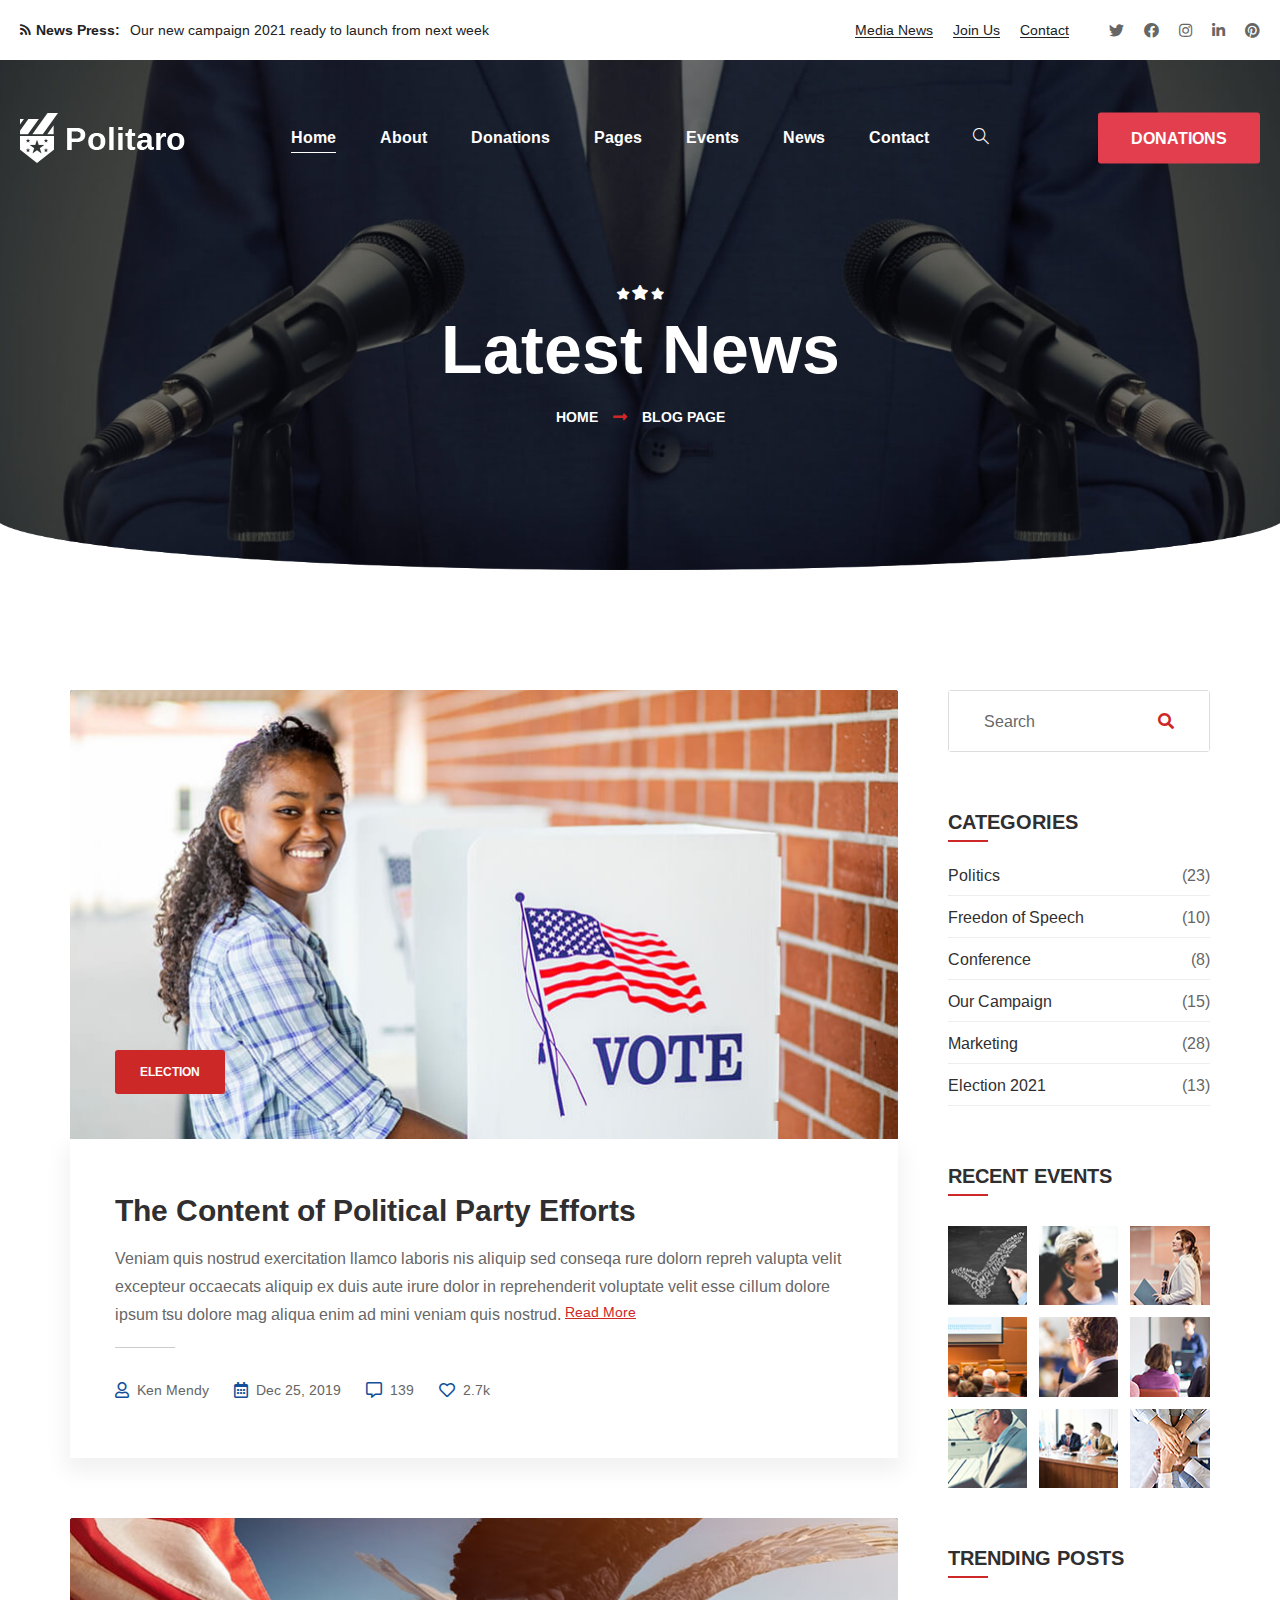
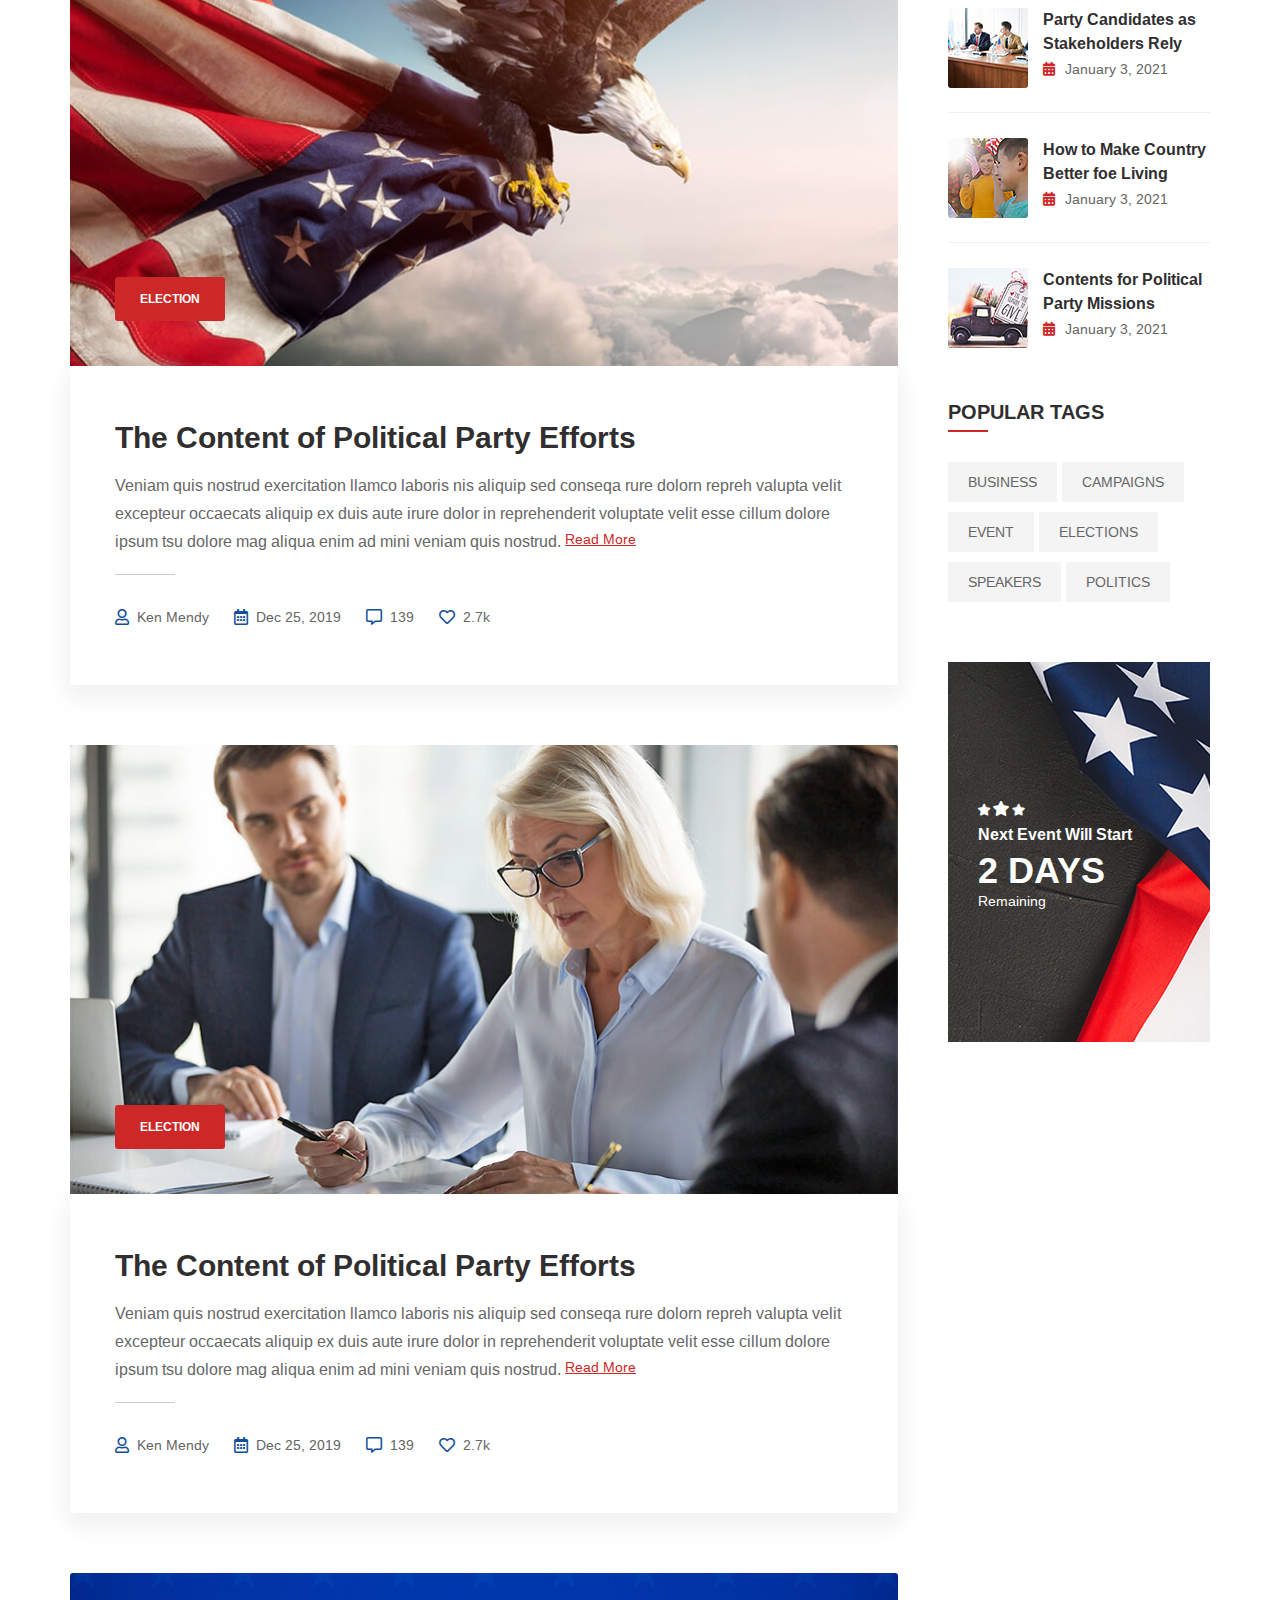
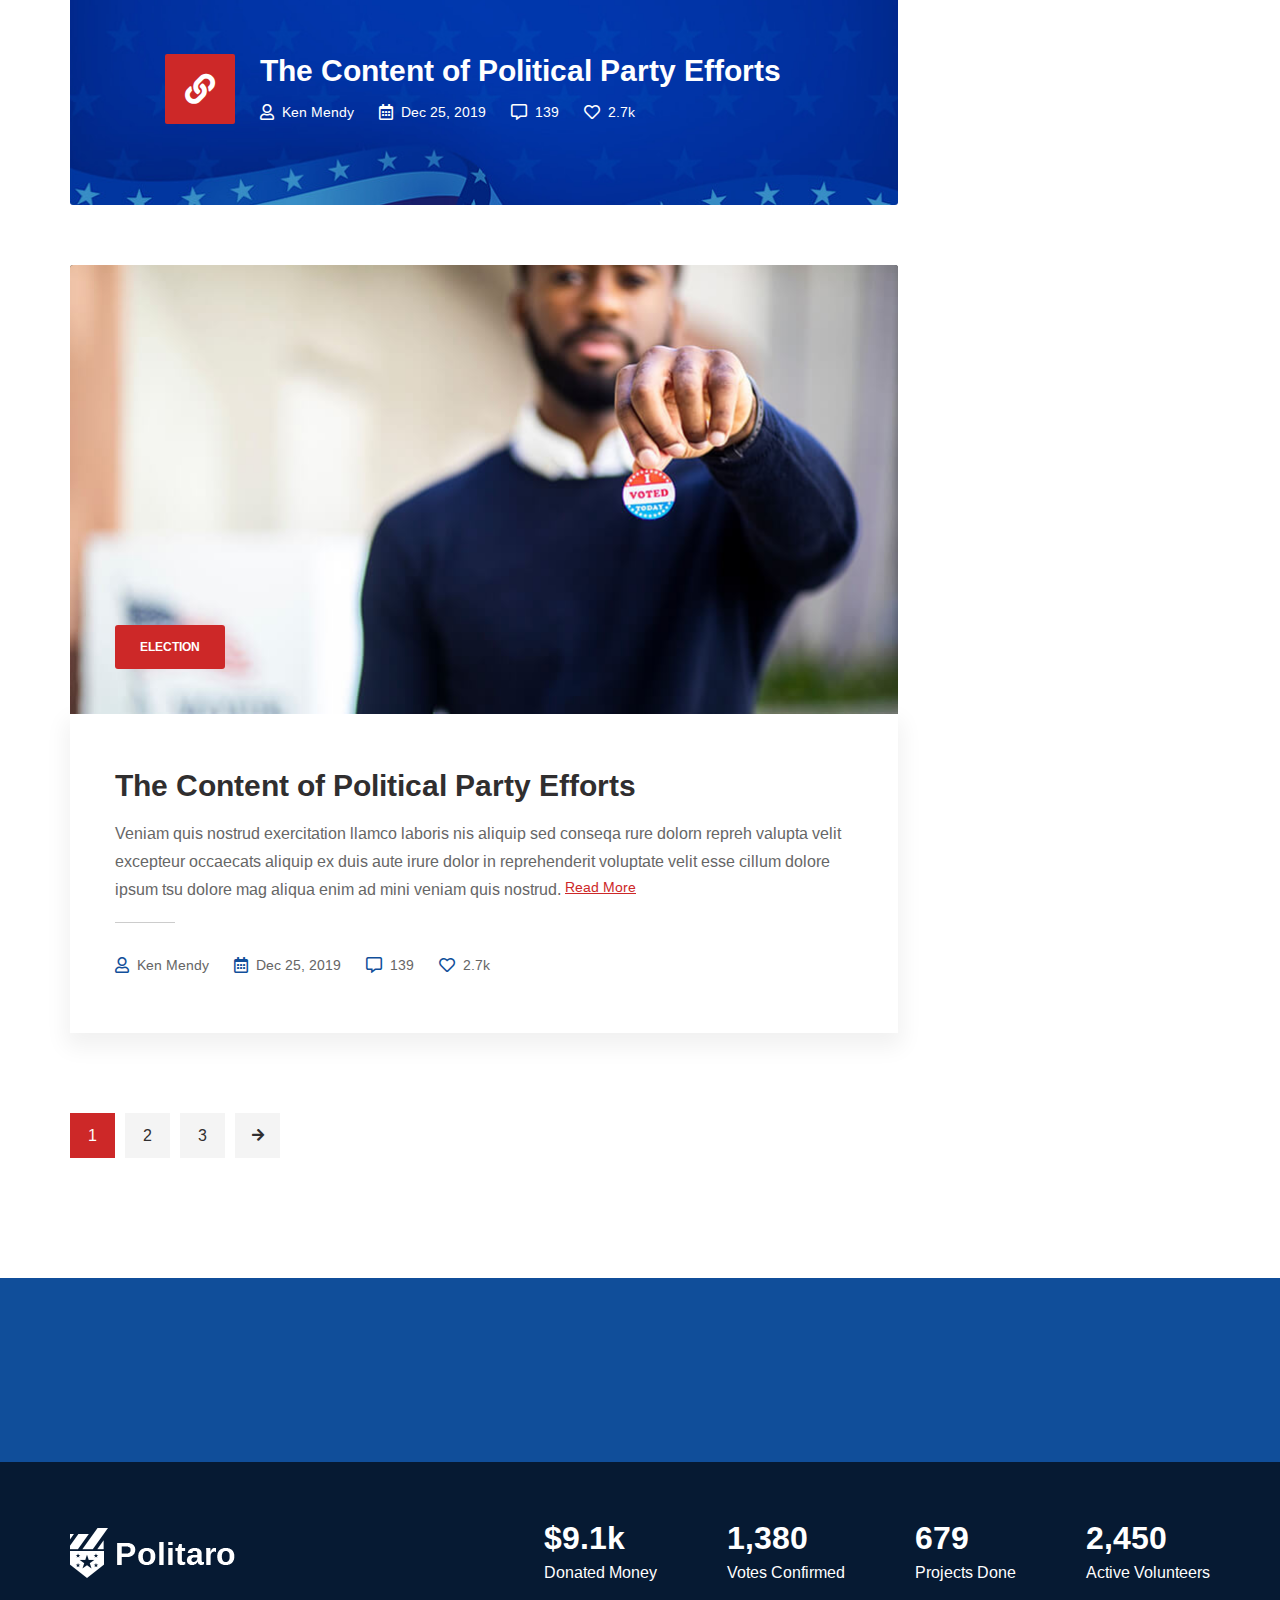
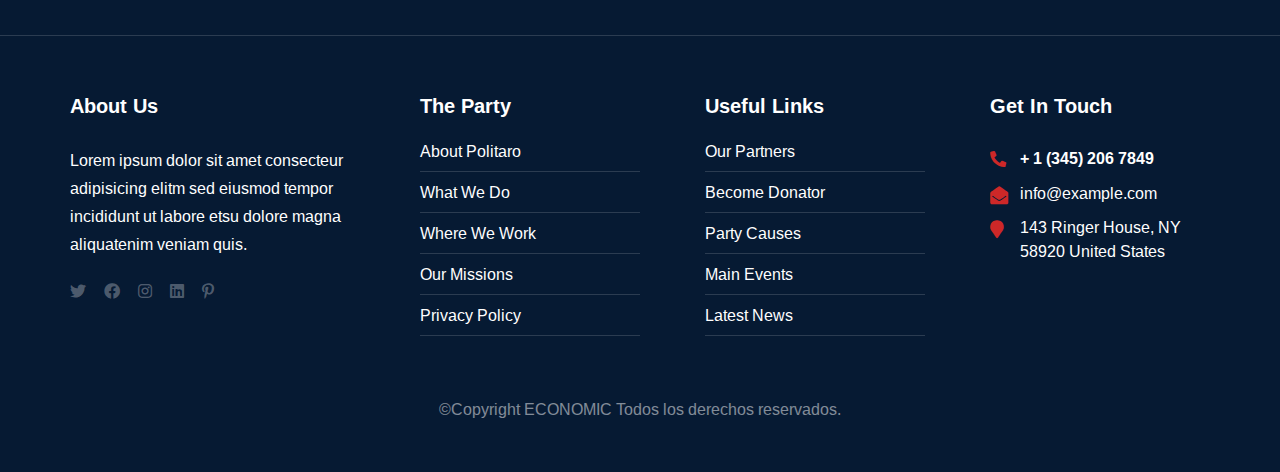
<file: template/blog-classic.html>
<!DOCTYPE html>
<html lang="en">

<head>
    <meta charset="UTF-8">
    <meta name="viewport" content="width=device-width, initial-scale=1.0">
    <meta http-equiv="X-UA-Compatible" content="ie=edge">
    <title>Blog Classic Page || Politaro || Responsive HTML Template</title>
    <link rel="apple-touch-icon" sizes="180x180" href="assets/images/favicon/apple-touch-icon.png">
    <link rel="icon" type="image/png" sizes="32x32" href="assets/images/favicon/favicon-32x32.png">
    <link rel="icon" type="image/png" sizes="16x16" href="assets/images/favicon/favicon-16x16.png">
    <!-- For Window Tab Color -->
    <!-- Chrome, Firefox OS and Opera -->
    <meta name="theme-color" content="#cd2828">
    <!-- Windows Phone -->
    <meta name="msapplication-navbutton-color" content="#cd2828">
    <!-- iOS Safari -->
    <meta name="apple-mobile-web-app-status-bar-style" content="#cd2828">
    <link href="https://fonts.googleapis.com/css?family=Arimo:400,400i,700,700i%7CMerriweather:400i&amp;display=swap" rel="stylesheet">

    <!-- plugins styles -->
    <link rel="stylesheet" href="assets/css/animate.css">
    <link rel="stylesheet" href="assets/css/bootstrap.min.css">
    <link rel="stylesheet" href="assets/css/bootstrap-datepicker.min.css">
    <link rel="stylesheet" href="assets/css/bootstrap-select.min.css">
    <link rel="stylesheet" href="assets/css/hover-min.css">
    <link rel="stylesheet" href="assets/css/magnific-popup.css">
    <link rel="stylesheet" href="assets/css/owl.carousel.min.css">
    <link rel="stylesheet" href="assets/css/owl.theme.default.min.css">
    <link rel="stylesheet" href="assets/css/nouislider.css">
    <link rel="stylesheet" href="assets/css/nouislider.pips.css">
    <link rel="stylesheet" href="assets/css/jquery.bootstrap-touchspin.min.css">
    <link rel="stylesheet" href="assets/css/jquery.mCustomScrollbar.min.css">

    <!-- icon styles -->
    <link rel="stylesheet" type="text/css" href="assets/css/politaro-icons.css">
    <link rel="stylesheet" type="text/css" href="assets/css/simple-line-icons.css">
    <link rel="stylesheet" type="text/css" href="assets/css/fontawesome-all.min.css">

    <!-- main styles -->
    <link rel="stylesheet" href="assets/css/style.css">
    <link rel="stylesheet" href="assets/css/responsive.css">
</head>

<body>
    <div class="preloader" style="background-image: url(assets/images/resources/preloader.svg);"></div><!-- /.preloader -->
    <div class="page-wrapper">
        <div class="site-header__header-one-wrapper">
            <div class="topbar-one">
                <div class="container">
                    <div class="topbar-one__left">
                        <p><i class="fa fa-rss"></i> <span>News Press:</span> Our new campaign 2021 ready to launch from next week </p>
                    </div><!-- /.topbar-one__left -->
                    <div class="topbar-one__right">
                        <a href="blog-grid.html">Media News</a>
                        <a href="contact.html">Join Us</a>
                        <a href="contact.html">Contact</a>
                        <div class="topbar-one__social">
                            <a href="#"><i class="fab fa-twitter"></i></a>
                            <a href="#"><i class="fab fa-facebook"></i></a>
                            <a href="#"><i class="fab fa-instagram"></i></a>
                            <a href="#"><i class="fab fa-linkedin-in"></i></a>
                            <a href="#"><i class="fab fa-pinterest"></i></a>
                        </div><!-- /.topbar-one__social -->
                    </div><!-- /.topbar-one__right -->
                </div><!-- /.container -->
            </div><!-- /.topbar-one -->
            <header class="site-header site-header__header-one  ">
                <nav class="navbar navbar-expand-lg navbar-light header-navigation stricky">
                    <div class="container clearfix">
                        <!-- Brand and toggle get grouped for better mobile display -->
                        <div class="logo-box">
                            <a class="navbar-brand" href="index.html">
                                <img src="assets/images/resources/logo-light-1-1.svg" class="main-logo" alt="Awesome Image" />
                            </a>
                            <button class="menu-toggler side-menu__toggler">
                                <span class="fa fa-bars"></span>
                            </button>
                        </div><!-- /.logo-box -->
                        <!-- Collect the nav links, forms, and other content for toggling -->
                        <div class="main-navigation main-nav__main-navigation">
                            <ul class=" navigation-box ">
                                <li class="current dropdown">
                                    <a href="index.html">Home</a>
                                    <ul>
                                        <li><a href="index.html">Home One</a></li>
                                        <li><a href="index-2.html">Home Two</a></li>
                                        <li><a href="index-rtl.html">Home RTL</a></li>
                                        <li class="dropdown"><a href="index.html">Header Styles</a>
                                            <ul>
                                                <li><a href="index.html">header One</a></li>
                                                <li><a href="index-2.html">header Two</a></li>
                                            </ul><!-- /.submenu -->
                                        </li>
                                    </ul><!-- /.submenu -->
                                </li>
                                <li class="dropdown">
                                    <a href="about-us.html">About</a>
                                    <ul>
                                        <li><a href="about-us.html">About Us</a></li>
                                        <li><a href="about-me.html">About Me</a></li>
                                    </ul><!-- /.submenu -->
                                </li>
                                <li>
                                    <a href="contact.html">Donations</a>
                                </li>

                                <li class="dropdown">
                                    <a href="#">Pages</a>
                                    <ul>
                                        <li><a href="team-member.html">Team</a></li>
                                        <li><a href="service-1.html">Services</a></li>
                                    </ul><!-- /.submenu -->
                                </li>

                                <li class="dropdown">
                                    <a href="event-1.html">Events</a>
                                    <ul>
                                        <li><a href="event-1.html">Event 01</a></li>
                                        <li><a href="event-2.html">Event 02</a></li>
                                    </ul><!-- /.submenu -->
                                </li>
                                <li class="dropdown">
                                    <a href="blog-classic.html">News</a>
                                    <ul>
                                        <li><a href="blog-classic.html">News Classic</a></li>
                                        <li><a href="blog-grid.html">News Grid</a></li>
                                        <li><a href="blog-post.html">News Details</a></li>
                                    </ul><!-- /.submenu -->
                                </li>
                                <li>
                                    <a href="contact.html">Contact</a>
                                </li>
                                <li class="header__search search-popup__toggler">
                                    <a href="#"><i class="icon-magnifier"></i></a>
                                </li>
                            </ul>
                        </div><!-- /.navbar-collapse -->
                        <div class="right-side-box">
                            <a href="contact.html" class="thm-btn header-donation__btn">Donations</a>
                        </div><!-- /.right-side-box -->
                    </div>
                    <!-- /.container -->
                </nav>
            </header><!-- /.site-header -->
        </div><!-- /.site-header__header-one-wrapper -->
        <section class="inner-banner" style="background-image: url(assets/images/backgrounds/inner-banner-blog-bg.jpg);">
            <div class="container text-center">
                <i class="inner-banner__icon politaro-icon-star-2"></i>
                <h2 class="inner-banner__title">Latest News</h2><!-- /.inner-banner__title -->
                <ul class="list-unstyled thm-breadcrumb">
                    <li><a href="index.html">Home</a></li>
                    <li>Blog Page</li>
                </ul><!-- /.thm-breadcrumb -->
            </div><!-- /.container -->
        </section><!-- /.inner-banner -->

        <section class="blog-two blog-list__page">
            <div class="container">
                <div class="row">
                    <div class="col-lg-9">
                        <div class="blog-two__main-content">
                            <div class="blog-two__single">
                                <div class="blog-two__image">
                                    <img src="assets/images/blog/blog-2-1.jpg" alt="">
                                    <a href="blog-post.html" class="blog-two__cat">Election</a><!-- /.blog-two__cat -->
                                </div><!-- /.blog-two__image -->
                                <div class="blog-two__content">
                                    <h3><a href="blog-post.html">The Content of Political Party Efforts</a></h3>
                                    <p>Veniam quis nostrud exercitation llamco laboris nis aliquip sed conseqa rure dolorn
                                        repreh valupta
                                        velit excepteur occaecats aliquip ex duis aute irure dolor in reprehenderit voluptate
                                        velit esse cillum
                                        dolore ipsum tsu dolore mag aliqua enim ad mini veniam quis nostrud.
                                        <a href="blog-post.html">Read More</a></p>
                                    <div class="blog-two__meta">
                                        <a href="blog-post.html"><i class="far fa-user"></i>Ken Mendy</a>
                                        <a href="blog-post.html"><i class="far fa-calendar-alt"></i>Dec 25, 2019</a>
                                        <a href="blog-post.html"><i class="far fa-comment-alt"></i>139</a>
                                        <a href="blog-post.html"><i class="far fa-heart"></i>2.7k</a>
                                    </div><!-- /.blog-two__meta -->
                                </div><!-- /.blog-two__content -->
                            </div><!-- /.blog-two__single -->
                            <div class="blog-two__single">
                                <div class="blog-two__image">
                                    <img src="assets/images/blog/blog-2-2.jpg" alt="">
                                    <a href="blog-post.html" class="blog-two__cat">Election</a><!-- /.blog-two__cat -->
                                </div><!-- /.blog-two__image -->
                                <div class="blog-two__content">
                                    <h3><a href="blog-post.html">The Content of Political Party Efforts</a></h3>
                                    <p>Veniam quis nostrud exercitation llamco laboris nis aliquip sed conseqa rure dolorn
                                        repreh valupta
                                        velit excepteur occaecats aliquip ex duis aute irure dolor in reprehenderit voluptate
                                        velit esse cillum
                                        dolore ipsum tsu dolore mag aliqua enim ad mini veniam quis nostrud.
                                        <a href="blog-post.html">Read More</a></p>
                                    <div class="blog-two__meta">
                                        <a href="blog-post.html"><i class="far fa-user"></i>Ken Mendy</a>
                                        <a href="blog-post.html"><i class="far fa-calendar-alt"></i>Dec 25, 2019</a>
                                        <a href="blog-post.html"><i class="far fa-comment-alt"></i>139</a>
                                        <a href="blog-post.html"><i class="far fa-heart"></i>2.7k</a>
                                    </div><!-- /.blog-two__meta -->
                                </div><!-- /.blog-two__content -->
                            </div><!-- /.blog-two__single -->
                            <div class="blog-two__single">
                                <div class="blog-two__image">
                                    <img src="assets/images/blog/blog-2-3.jpg" alt="">
                                    <a href="blog-post.html" class="blog-two__cat">Election</a><!-- /.blog-two__cat -->
                                </div><!-- /.blog-two__image -->
                                <div class="blog-two__content">
                                    <h3><a href="blog-post.html">The Content of Political Party Efforts</a></h3>
                                    <p>Veniam quis nostrud exercitation llamco laboris nis aliquip sed conseqa rure dolorn
                                        repreh valupta
                                        velit excepteur occaecats aliquip ex duis aute irure dolor in reprehenderit voluptate
                                        velit esse cillum
                                        dolore ipsum tsu dolore mag aliqua enim ad mini veniam quis nostrud.
                                        <a href="blog-post.html">Read More</a></p>
                                    <div class="blog-two__meta">
                                        <a href="blog-post.html"><i class="far fa-user"></i>Ken Mendy</a>
                                        <a href="blog-post.html"><i class="far fa-calendar-alt"></i>Dec 25, 2019</a>
                                        <a href="blog-post.html"><i class="far fa-comment-alt"></i>139</a>
                                        <a href="blog-post.html"><i class="far fa-heart"></i>2.7k</a>
                                    </div><!-- /.blog-two__meta -->
                                </div><!-- /.blog-two__content -->
                            </div><!-- /.blog-two__single -->
                            <div class="blog-two__link-post" style="background-image: url(assets/images/blog/blog-2-5.jpg);">
                                <div class="blog-two__link-icon">
                                    <i class="fa fa-link"></i>
                                </div><!-- /.blog-two__link-icon -->
                                <div class="blog-two__link-post-content">
                                    <h3><a href="blog-post.html">The Content of Political Party Efforts</a></h3>
                                    <div class="blog-two__meta">
                                        <a href="blog-post.html"><i class="far fa-user"></i>Ken Mendy</a>
                                        <a href="blog-post.html"><i class="far fa-calendar-alt"></i>Dec 25, 2019</a>
                                        <a href="blog-post.html"><i class="far fa-comment-alt"></i>139</a>
                                        <a href="blog-post.html"><i class="far fa-heart"></i>2.7k</a>
                                    </div><!-- /.blog-two__meta -->
                                </div><!-- /.blog-two__link-post-content -->
                            </div><!-- /.blog-two__link-post -->
                            <div class="blog-two__single">
                                <div class="blog-two__image">
                                    <img src="assets/images/blog/blog-2-4.jpg" alt="">
                                    <a href="blog-post.html" class="blog-two__cat">Election</a><!-- /.blog-two__cat -->
                                </div><!-- /.blog-two__image -->
                                <div class="blog-two__content">
                                    <h3><a href="blog-post.html">The Content of Political Party Efforts</a></h3>
                                    <p>Veniam quis nostrud exercitation llamco laboris nis aliquip sed conseqa rure dolorn
                                        repreh valupta
                                        velit excepteur occaecats aliquip ex duis aute irure dolor in reprehenderit voluptate
                                        velit esse cillum
                                        dolore ipsum tsu dolore mag aliqua enim ad mini veniam quis nostrud.
                                        <a href="blog-post.html">Read More</a></p>
                                    <div class="blog-two__meta">
                                        <a href="blog-post.html"><i class="far fa-user"></i>Ken Mendy</a>
                                        <a href="blog-post.html"><i class="far fa-calendar-alt"></i>Dec 25, 2019</a>
                                        <a href="blog-post.html"><i class="far fa-comment-alt"></i>139</a>
                                        <a href="blog-post.html"><i class="far fa-heart"></i>2.7k</a>
                                    </div><!-- /.blog-two__meta -->
                                </div><!-- /.blog-two__content -->
                            </div><!-- /.blog-two__single -->
                            <div class="blog-two__post-pagination">
                                <a href="#" class="active">1</a>
                                <a href="#">2</a>
                                <a href="#">3</a>
                                <a href="#"><i class="fa fa-arrow-right"></i></a>
                            </div><!-- /.blog-two__post-pagination -->
                        </div><!-- /.blog-two__main-content -->
                    </div><!-- /.col-lg-9 -->
                    <div class="col-lg-3">
                        <div class="sidebar">
                            <div class="sidebar__single sidebar__search">
                                <form action="#" class="sidebar__search-form">
                                    <input type="search" placeholder="Search">
                                    <button type="submit" class="fa fa-search"></button>
                                </form>
                            </div><!-- /.sidebar__single -->
                            <div class="sidebar__single sidebar__cat">
                                <h3 class="sidebar__title">Categories</h3><!-- /.sidebar__title -->
                                <ul class="list-unstyled sidebar__cat-list">
                                    <li><a href="#">Politics<span>(23)</span></a></li>
                                    <li><a href="#">Freedon of Speech<span>(10)</span></a></li>
                                    <li><a href="#">Conference<span>(8)</span></a></li>
                                    <li><a href="#">Our Campaign<span>(15)</span></a></li>
                                    <li><a href="#">Marketing<span>(28)</span></a></li>
                                    <li><a href="#">Election 2021 <span>(13)</span></a></li>
                                </ul><!-- /.list-unstyled sidebar__cat-list -->
                            </div><!-- /.sidebar__single -->
                            <div class="sidebar__single sidebar__event">
                                <h3 class="sidebar__title">Recent Events</h3><!-- /.sidebar__title -->
                                <ul class="list-unstyled sidebar__event-list">
                                    <li><a href="#"><img src="assets/images/blog/sidebar-g-1-1.jpg" alt=""></a></li>
                                    <li><a href="#"><img src="assets/images/blog/sidebar-g-1-2.jpg" alt=""></a></li>
                                    <li><a href="#"><img src="assets/images/blog/sidebar-g-1-3.jpg" alt=""></a></li>
                                    <li><a href="#"><img src="assets/images/blog/sidebar-g-1-4.jpg" alt=""></a></li>
                                    <li><a href="#"><img src="assets/images/blog/sidebar-g-1-5.jpg" alt=""></a></li>
                                    <li><a href="#"><img src="assets/images/blog/sidebar-g-1-6.jpg" alt=""></a></li>
                                    <li><a href="#"><img src="assets/images/blog/sidebar-g-1-7.jpg" alt=""></a></li>
                                    <li><a href="#"><img src="assets/images/blog/sidebar-g-1-8.jpg" alt=""></a></li>
                                    <li><a href="#"><img src="assets/images/blog/sidebar-g-1-9.jpg" alt=""></a></li>
                                </ul><!-- /.list-unstyled -->
                            </div><!-- /.sidebar__single -->
                            <div class="sidebar__single sidebar__post">
                                <h3 class="sidebar__title">trending posts</h3><!-- /.sidebar__title -->
                                <div class="sidebar__post-single">
                                    <img src="assets/images/blog/sidebar-lp-1-1.jpg" alt="">
                                    <h3><a href="blog-post.html">Party Candidates as
                                            Stakeholders Rely</a></h3>
                                    <span><i class="fa fa-calendar-alt"></i> January 3, 2021</span>
                                </div><!-- /.sidebar__post-single -->
                                <div class="sidebar__post-single">
                                    <img src="assets/images/blog/sidebar-lp-1-2.jpg" alt="">
                                    <h3><a href="blog-post.html">How to Make Country
                                            Better foe Living</a></h3>
                                    <span><i class="fa fa-calendar-alt"></i> January 3, 2021</span>
                                </div><!-- /.sidebar__post-single -->
                                <div class="sidebar__post-single">
                                    <img src="assets/images/blog/sidebar-lp-1-3.jpg" alt="">
                                    <h3><a href="blog-post.html">Contents for Political
                                            Party Missions</a></h3>
                                    <span><i class="fa fa-calendar-alt"></i> January 3, 2021</span>
                                </div><!-- /.sidebar__post-single -->
                            </div><!-- /.sidebar__single -->
                            <div class="sidebar__single sidebar__tags">
                                <h3 class="sidebar__title">Popular Tags</h3><!-- /.sidebar__title -->
                                <div class="sidebar__tags-list">
                                    <a href="#">Business</a>
                                    <a href="#">Campaigns</a>
                                    <a href="#">Event</a>
                                    <a href="#">Elections</a>
                                    <a href="#">Speakers</a>
                                    <a href="#">politics</a>
                                </div><!-- /.sidebar__tags-list -->
                            </div><!-- /.sidebar__single -->
                            <div class="sidebar__single sidebar__offer" style="background-image: url(assets/images/blog/blog-sidebar-ad-1.jpg);">
                                <i class="politaro-icon-star-2"></i>
                                <p>Next Event Will Start</p>
                                <h3>2 days</h3>
                                <span>Remaining</span>
                            </div><!-- /.sidebar__single -->
                        </div><!-- /.sidebar -->
                    </div><!-- /.col-lg-3 -->
                </div><!-- /.row -->
            </div><!-- /.container -->
        </section><!-- /.blog-two -->

        <section class="mailchimp-one site-footer__style-two">
            <div class="container text-center">
                <div class="inner-container wow fadeInUp" data-wow-duration="1500ms">
                    <div class="mailchimp-one__block-title">
                        <p>Get The Latest Updates</p>
                        <h3>Signup For Newsletter</h3>
                    </div><!-- /.mailchimp-one__block-title -->
                    <form action="#" class="mailchimp-one__form mc-form" data-url="https://xyz.us18.list-manage.com/subscribe/post?u=20e91746ef818cd941998c598&amp;id=cc0ee8140e">
                        <input type="email" id="mc-email" placeholder="Enter Your Email...." name="email">
                        <button type="submit" class="thm-btn">subscribe</button>
                    </form><!-- /.mailchimp-one__form -->
                </div><!-- /.inner-container -->
                <div class="mc-form__response"></div><!-- /.mc-form__response -->
            </div><!-- /.container -->
        </section><!-- /.mailchimp-one -->

        <section class="site-footer__wrapper site-footer__style-two">
            <div class="site-footer__upper">
                <div class="container">
                    <div class="site-footer__logo">
                        <a href="index.html"><img src="assets/images/resources/logo-light-1-1.svg" alt="Awesome Image" /></a>
                    </div><!-- /.site-footer__logo -->
                    <div class="site-footer__counter">
                        <div class="site-footer__counter-single">
                            <h3>$<span class="counter">9.1</span>k</h3><!-- /.counter -->
                            <p>Donated Money</p>
                        </div><!-- /.site-footer__counter-single -->
                        <div class="site-footer__counter-single">
                            <h3 class="counter">1,380</h3><!-- /.counter -->
                            <p>Votes Confirmed</p>
                        </div><!-- /.site-footer__counter-single -->
                        <div class="site-footer__counter-single">
                            <h3 class="counter">679</h3><!-- /.counter -->
                            <p>Projects Done</p>
                        </div><!-- /.site-footer__counter-single -->
                        <div class="site-footer__counter-single">
                            <h3 class="counter">2,450</h3><!-- /.counter -->
                            <p>Active Volunteers</p>
                        </div><!-- /.site-footer__counter-single -->
                    </div><!-- /.site-footer__counter -->
                </div><!-- /.container -->
            </div><!-- /.site-footer__upper -->
            <footer class="site-footer">
                <div class="container">
                    <div class="row no-gutters">
                        <div class="col-lg-3 col-md-6">
                            <div class="footer-widget">
                                <h3 class="footer-widget__title">About Us</h3><!-- /.footer-widget__title -->
                                <p>Lorem ipsum dolor sit amet consecteur adipisicing elitm sed eiusmod tempor incididunt ut labore etsu dolore magna aliquatenim veniam quis.</p>
                                <div class="footer-widget__social">
                                    <a href="#"><i class="fab fa-twitter"></i></a>
                                    <a href="#"><i class="fab fa-facebook"></i></a>
                                    <a href="#"><i class="fab fa-instagram"></i></a>
                                    <a href="#"><i class="fab fa-linkedin"></i></a>
                                    <a href="#"><i class="fab fa-pinterest-p"></i></a>
                                </div><!-- /.footer-widget__social -->
                            </div><!-- /.footer-widget -->
                        </div><!-- /.col-lg-3 -->
                        <div class="col-lg-3 col-md-6">
                            <div class="footer-widget footer-widget__links-widget">
                                <h3 class="footer-widget__title">The Party</h3><!-- /.footer-widget__title -->
                                <ul class="footer-widget__links list-unstyled">
                                    <li><a href="about-us.html">About Politaro</a></li>
                                    <li><a href="service-1.html">What We Do</a></li>
                                    <li><a href="about-us.html">Where We Work</a></li>
                                    <li><a href="about-us.html">Our Missions</a></li>
                                    <li><a href="about-us.html">Privacy Policy</a></li>
                                </ul><!-- /.footer-widget__links -->
                            </div><!-- /.footer-widget -->
                        </div><!-- /.col-lg-3 -->
                        <div class="col-lg-3 col-md-6">
                            <div class="footer-widget footer-widget__links-widget">
                                <h3 class="footer-widget__title">Useful Links</h3><!-- /.footer-widget__title -->
                                <ul class="footer-widget__links list-unstyled">
                                    <li><a href="about-us.html">Our Partners</a></li>
                                    <li><a href="about-us.html">Become Donator</a></li>
                                    <li><a href="about-us.html">Party Causes</a></li>
                                    <li><a href="event-1.html">Main Events</a></li>
                                    <li><a href="blog-classic.html">Latest News</a></li>
                                </ul><!-- /.footer-widget__links -->
                            </div><!-- /.footer-widget -->
                        </div><!-- /.col-lg-3 -->
                        <div class="col-lg-3 col-md-6">
                            <div class="footer-widget footer-widget__contact-widget">
                                <h3 class="footer-widget__title">Get In Touch</h3><!-- /.footer-widget__title -->
                                <ul class="footer-widget__contact-info list-unstyled">
                                    <li>
                                        <i class="fa fa-phone-alt"></i>
                                        <strong><a href="tel:+1-345-206-7849">+ 1 (345) 206 7849</a></strong>
                                    </li>
                                    <li>
                                        <i class="fa fa-envelope-open"></i>
                                        <a href="mailto:info@example.com">info@example.com</a>
                                    </li>
                                    <li>
                                        <i class="fa fa-map-marker"></i>
                                        143 Ringer House, NY <br> 58920 United States
                                    </li>
                                </ul><!-- /.footer-widget__contact-info -->
                            </div><!-- /.footer-widget -->
                        </div><!-- /.col-lg-3 -->
                    </div><!-- /.row -->
                </div><!-- /.container -->
            </footer><!-- /.site-footer -->
            <div class="site-footer__bottom">
                <div class="container text-center">
                    <p>©Copyright ECONOMIC Todos los derechos reservados.</p>
                </div><!-- /.container -->
            </div><!-- /.site-footer__bottom -->
        </section><!-- /.site-footer__wrapper -->
    </div><!-- /.page-wrapper -->
    <div class="side-menu__block">

        <a href="#" class="side-menu__toggler side-menu__close-btn">
            <i class="fa fa-times"></i>
        </a>

        <div class="side-menu__block-overlay custom-cursor__overlay">
            <div class="cursor"></div>
            <div class="cursor-follower"></div>
        </div><!-- /.side-menu__block-overlay -->
        <div class="side-menu__block-inner ">

            <a href="index.html" class="side-menu__logo"><img src="assets/images/resources/logo-light-1-1.svg" alt="Awesome Image" /></a>
            <nav class="mobile-nav__container">
                <!-- content is loading via js -->
            </nav>
            <p class="side-menu__block__copy">©Copyright ECONOMIC Todos los derechos reservados.</p>
            <div class="side-menu__social">
                <!-- only fontawesome's brand icon -->
                <a href="#"><i class="fa fa-facebook-f"></i></a>
                <a href="#"><i class="fa fa-linkedin-in"></i></a>
                <a href="#"><i class="fa fa-twitter"></i></a>
                <a href="#"><i class="fa fa-instagram"></i></a>
                <a href="#"><i class="fa fa-pinterest-p"></i></a>
            </div>
        </div><!-- /.side-menu__block-inner -->
    </div><!-- /.side-menu__block -->
    <div class="search-popup">
        <div class="search-popup__overlay custom-cursor__overlay">
            <div class="cursor"></div>
            <div class="cursor-follower"></div>
        </div><!-- /.search-popup__overlay -->
        <div class="search-popup__inner">
            <form action="#" class="search-popup__form">
                <input type="text" name="search" placeholder="Type here to Search....">
                <button type="submit"><i class="fa fa-search"></i></button>
            </form>
        </div><!-- /.search-popup__inner -->
    </div><!-- /.search-popup -->
    <a href="#" data-target="html" class="scroll-to-target scroll-to-top"><i class="fa fa-angle-up"></i></a>
    <script src="assets/js/jquery.min.js"></script>
    <script src="assets/js/bootstrap.bundle.min.js"></script>
    <script src="assets/js/bootstrap-datepicker.min.js"></script>
    <script src="assets/js/bootstrap-select.min.js"></script>
    <script src="assets/js/isotope.js"></script>
    <script src="assets/js/jquery.counterup.min.js"></script>
    <script src="assets/js/jquery.magnific-popup.min.js"></script>
    <script src="assets/js/jquery.validate.min.js"></script>
    <script src="assets/js/owl.carousel.min.js"></script>
    <script src="assets/js/TweenMax.min.js"></script>
    <script src="assets/js/jquery.enllax.min.js"></script>
    <script src="assets/js/waypoints.min.js"></script>
    <script src="assets/js/wow.min.js"></script>
    <script src="assets/js/jquery.mCustomScrollbar.concat.min.js"></script>
    <script src="assets/js/circle-progress.min.js"></script>
    <script src="assets/js/countdown.min.js"></script>
    <script src="assets/js/jquery.ajaxchimp.min.js"></script>

    <script src="assets/js/nouislider.js"></script>
    <script src="assets/js/jquery.bootstrap-touchspin.min.js"></script>
    <script src="assets/js/theme.js"></script>
</body>


</html>
</file>
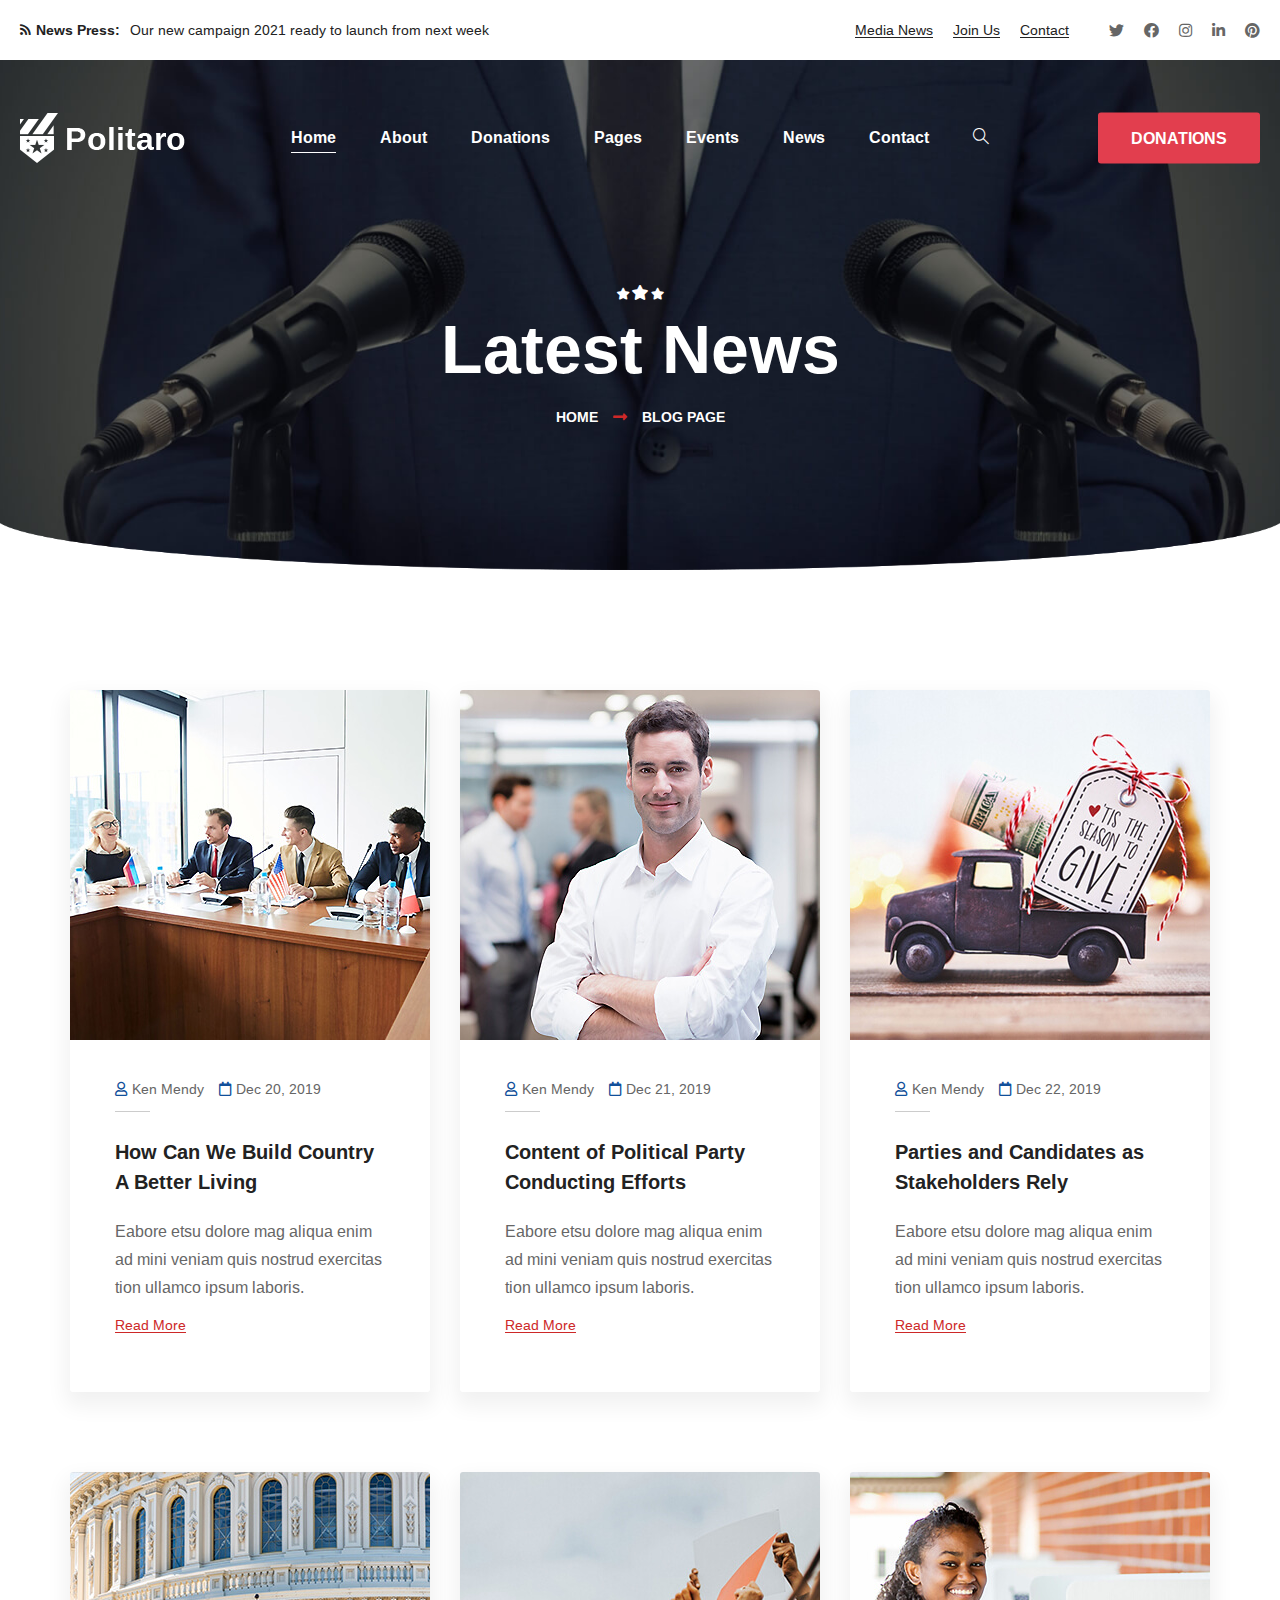
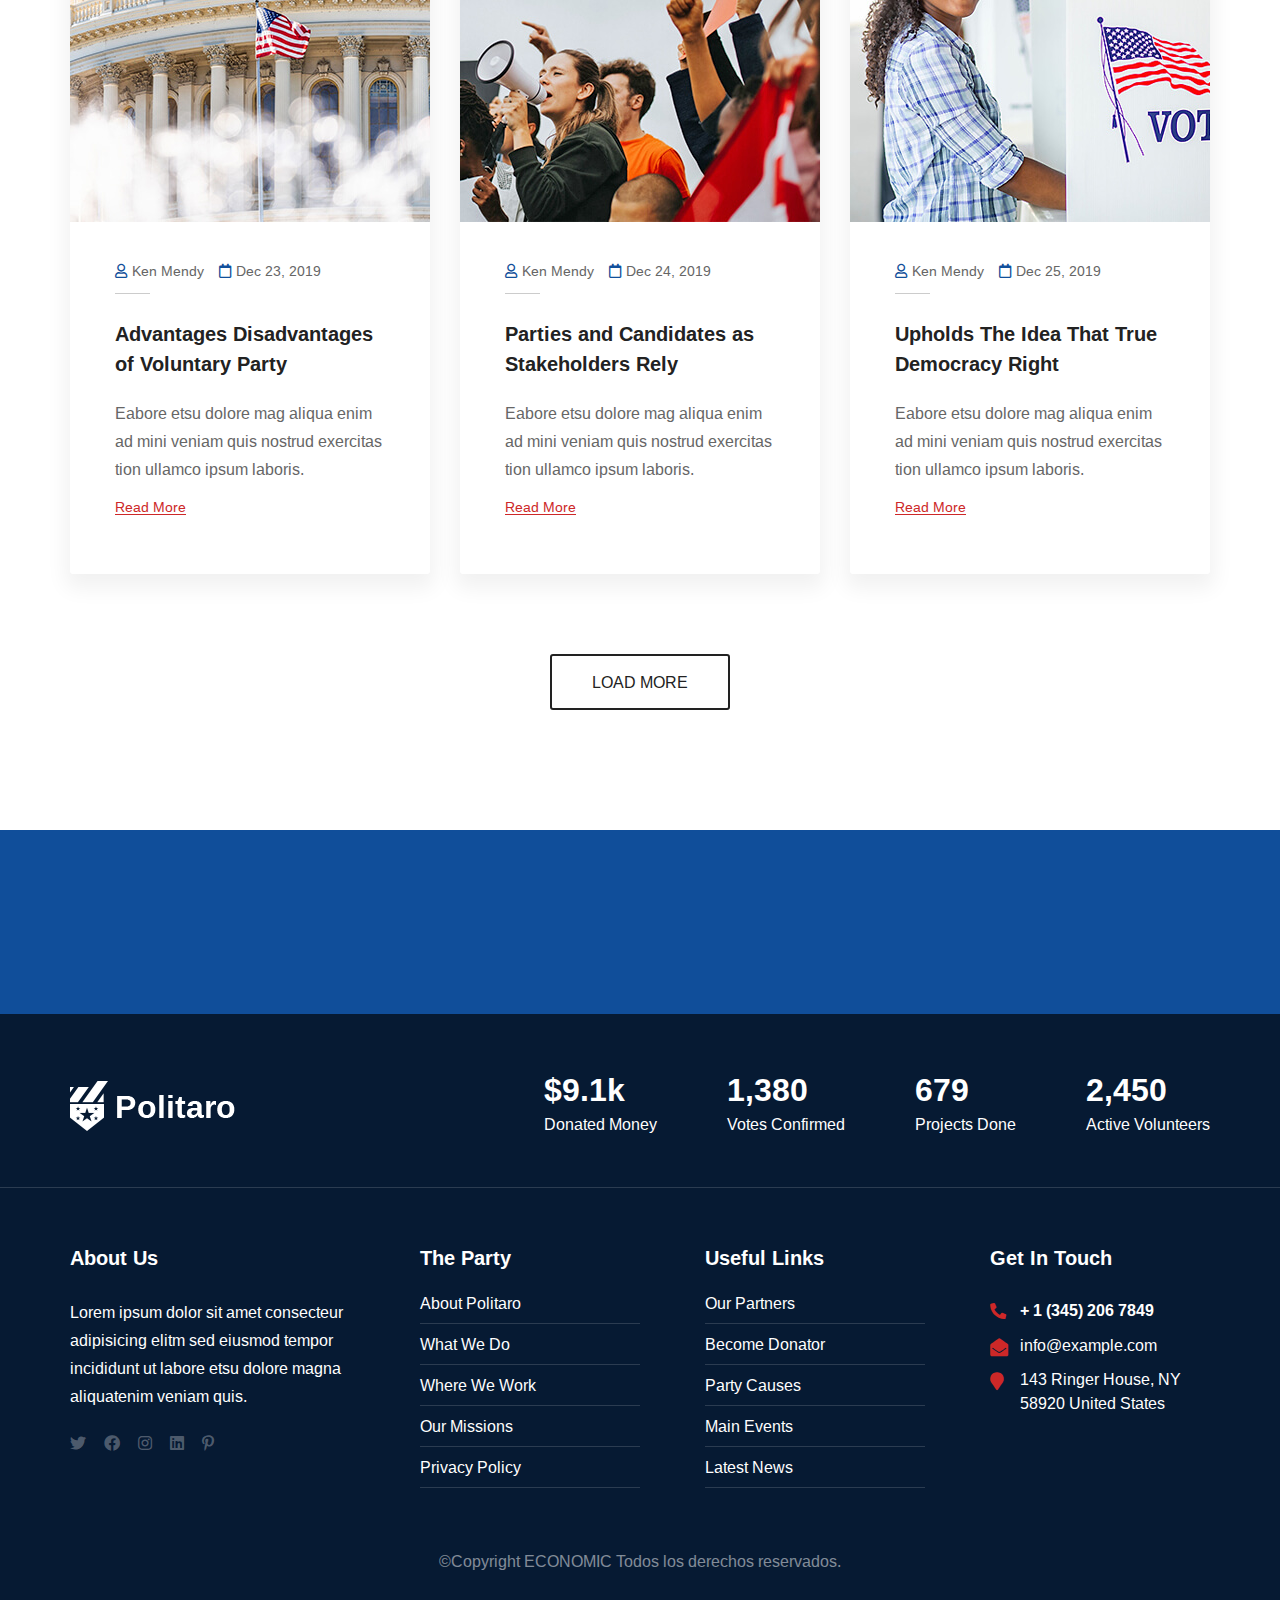
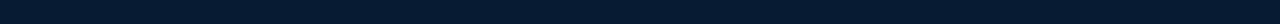
<file: template/blog-grid.html>
<!DOCTYPE html>
<html lang="en">

<head>
    <meta charset="UTF-8">
    <meta name="viewport" content="width=device-width, initial-scale=1.0">
    <meta http-equiv="X-UA-Compatible" content="ie=edge">
    <title>Blog Grid Page || Politaro || Responsive HTML Template</title>
    <link rel="apple-touch-icon" sizes="180x180" href="assets/images/favicon/apple-touch-icon.png">
    <link rel="icon" type="image/png" sizes="32x32" href="assets/images/favicon/favicon-32x32.png">
    <link rel="icon" type="image/png" sizes="16x16" href="assets/images/favicon/favicon-16x16.png">
    <!-- For Window Tab Color -->
    <!-- Chrome, Firefox OS and Opera -->
    <meta name="theme-color" content="#cd2828">
    <!-- Windows Phone -->
    <meta name="msapplication-navbutton-color" content="#cd2828">
    <!-- iOS Safari -->
    <meta name="apple-mobile-web-app-status-bar-style" content="#cd2828">
    <link href="https://fonts.googleapis.com/css?family=Arimo:400,400i,700,700i%7CMerriweather:400i&amp;display=swap" rel="stylesheet">

    <!-- plugins styles -->
    <link rel="stylesheet" href="assets/css/animate.css">
    <link rel="stylesheet" href="assets/css/bootstrap.min.css">
    <link rel="stylesheet" href="assets/css/bootstrap-datepicker.min.css">
    <link rel="stylesheet" href="assets/css/bootstrap-select.min.css">
    <link rel="stylesheet" href="assets/css/hover-min.css">
    <link rel="stylesheet" href="assets/css/magnific-popup.css">
    <link rel="stylesheet" href="assets/css/owl.carousel.min.css">
    <link rel="stylesheet" href="assets/css/owl.theme.default.min.css">
    <link rel="stylesheet" href="assets/css/nouislider.css">
    <link rel="stylesheet" href="assets/css/nouislider.pips.css">
    <link rel="stylesheet" href="assets/css/jquery.bootstrap-touchspin.min.css">
    <link rel="stylesheet" href="assets/css/jquery.mCustomScrollbar.min.css">

    <!-- icon styles -->
    <link rel="stylesheet" type="text/css" href="assets/css/politaro-icons.css">
    <link rel="stylesheet" type="text/css" href="assets/css/simple-line-icons.css">
    <link rel="stylesheet" type="text/css" href="assets/css/fontawesome-all.min.css">

    <!-- main styles -->
    <link rel="stylesheet" href="assets/css/style.css">
    <link rel="stylesheet" href="assets/css/responsive.css">
</head>

<body>
    <div class="preloader" style="background-image: url(assets/images/resources/preloader.svg);"></div><!-- /.preloader -->
    <div class="page-wrapper">
        <div class="site-header__header-one-wrapper">
            <div class="topbar-one">
                <div class="container">
                    <div class="topbar-one__left">
                        <p><i class="fa fa-rss"></i> <span>News Press:</span> Our new campaign 2021 ready to launch from next week </p>
                    </div><!-- /.topbar-one__left -->
                    <div class="topbar-one__right">
                        <a href="blog-grid.html">Media News</a>
                        <a href="contact.html">Join Us</a>
                        <a href="contact.html">Contact</a>
                        <div class="topbar-one__social">
                            <a href="#"><i class="fab fa-twitter"></i></a>
                            <a href="#"><i class="fab fa-facebook"></i></a>
                            <a href="#"><i class="fab fa-instagram"></i></a>
                            <a href="#"><i class="fab fa-linkedin-in"></i></a>
                            <a href="#"><i class="fab fa-pinterest"></i></a>
                        </div><!-- /.topbar-one__social -->
                    </div><!-- /.topbar-one__right -->
                </div><!-- /.container -->
            </div><!-- /.topbar-one -->
            <header class="site-header site-header__header-one  ">
                <nav class="navbar navbar-expand-lg navbar-light header-navigation stricky">
                    <div class="container clearfix">
                        <!-- Brand and toggle get grouped for better mobile display -->
                        <div class="logo-box">
                            <a class="navbar-brand" href="index.html">
                                <img src="assets/images/resources/logo-light-1-1.svg" class="main-logo" alt="Awesome Image" />
                            </a>
                            <button class="menu-toggler side-menu__toggler">
                                <span class="fa fa-bars"></span>
                            </button>
                        </div><!-- /.logo-box -->
                        <!-- Collect the nav links, forms, and other content for toggling -->
                        <div class="main-navigation main-nav__main-navigation">
                            <ul class=" navigation-box ">
                                <li class="current dropdown">
                                    <a href="index.html">Home</a>
                                    <ul>
                                        <li><a href="index.html">Home One</a></li>
                                        <li><a href="index-2.html">Home Two</a></li>
                                        <li><a href="index-rtl.html">Home RTL</a></li>
                                        <li class="dropdown"><a href="index.html">Header Styles</a>
                                            <ul>
                                                <li><a href="index.html">header One</a></li>
                                                <li><a href="index-2.html">header Two</a></li>
                                            </ul><!-- /.submenu -->
                                        </li>
                                    </ul><!-- /.submenu -->
                                </li>
                                <li class="dropdown">
                                    <a href="about-us.html">About</a>
                                    <ul>
                                        <li><a href="about-us.html">About Us</a></li>
                                        <li><a href="about-me.html">About Me</a></li>
                                    </ul><!-- /.submenu -->
                                </li>
                                <li>
                                    <a href="contact.html">Donations</a>
                                </li>

                                <li class="dropdown">
                                    <a href="#">Pages</a>
                                    <ul>
                                        <li><a href="team-member.html">Team</a></li>
                                        <li><a href="service-1.html">Services</a></li>
                                    </ul><!-- /.submenu -->
                                </li>

                                <li class="dropdown">
                                    <a href="event-1.html">Events</a>
                                    <ul>
                                        <li><a href="event-1.html">Event 01</a></li>
                                        <li><a href="event-2.html">Event 02</a></li>
                                    </ul><!-- /.submenu -->
                                </li>
                                <li class="dropdown">
                                    <a href="blog-classic.html">News</a>
                                    <ul>
                                        <li><a href="blog-classic.html">News Classic</a></li>
                                        <li><a href="blog-grid.html">News Grid</a></li>
                                        <li><a href="blog-post.html">News Details</a></li>
                                    </ul><!-- /.submenu -->
                                </li>
                                <li>
                                    <a href="contact.html">Contact</a>
                                </li>
                                <li class="header__search search-popup__toggler">
                                    <a href="#"><i class="icon-magnifier"></i></a>
                                </li>
                            </ul>
                        </div><!-- /.navbar-collapse -->
                        <div class="right-side-box">
                            <a href="contact.html" class="thm-btn header-donation__btn">Donations</a>
                        </div><!-- /.right-side-box -->
                    </div>
                    <!-- /.container -->
                </nav>
            </header><!-- /.site-header -->
        </div><!-- /.site-header__header-one-wrapper -->
        <section class="inner-banner" style="background-image: url(assets/images/backgrounds/inner-banner-blog-bg.jpg);">
            <div class="container text-center">
                <i class="inner-banner__icon politaro-icon-star-2"></i>
                <h2 class="inner-banner__title">Latest News</h2><!-- /.inner-banner__title -->
                <ul class="list-unstyled thm-breadcrumb">
                    <li><a href="index.html">Home</a></li>
                    <li>Blog Page</li>
                </ul><!-- /.thm-breadcrumb -->
            </div><!-- /.container -->
        </section><!-- /.inner-banner -->

        <section class="blog-one blog-grid">
            <div class="container">
                <div class="row">
                    <div class="col-lg-4 col-md-6 col-sm-12">
                        <div class="blog-one__single">
                            <div class="blog-one__image">
                                <img src="assets/images/blog/blog-1-1.jpg" alt="Awesome Image" class="img-fluid" />
                            </div><!-- /.blog-one__image -->
                            <div class="blog-one__content">
                                <ul class="list-unstyled blog-one__meta">
                                    <li>
                                        <a href="blog-post.html"><i class="far fa-user"></i>Ken Mendy</a>
                                    </li>
                                    <li>
                                        <a href="blog-post.html"><i class="far fa-calendar"></i>Dec 20, 2019</a>
                                    </li>
                                </ul><!-- /.list-unstyled -->
                                <h3><a href="blog-post.html">How Can We Build Country A Better Living</a></h3>
                                <p>Eabore etsu dolore mag aliqua enim ad mini veniam quis nostrud exercitas tion ullamco ipsum laboris.</p>
                                <a href="#" class="blog-one__more-link">Read More</a>
                            </div><!-- /.blog-one__content -->
                        </div><!-- /.blog-one__single -->
                    </div><!-- /.col-lg-4 col-md-6 col-sm-12 -->
                    <div class="col-lg-4 col-md-6 col-sm-12">
                        <div class="blog-one__single">
                            <div class="blog-one__image">
                                <img src="assets/images/blog/blog-1-2.jpg" alt="Awesome Image" class="img-fluid" />
                            </div><!-- /.blog-one__image -->
                            <div class="blog-one__content">
                                <ul class="list-unstyled blog-one__meta">
                                    <li>
                                        <a href="blog-post.html"><i class="far fa-user"></i>Ken Mendy</a>
                                    </li>
                                    <li>
                                        <a href="blog-post.html"><i class="far fa-calendar"></i>Dec 21, 2019</a>
                                    </li>
                                </ul><!-- /.list-unstyled -->
                                <h3><a href="blog-post.html">Content of Political Party Conducting Efforts</a></h3>
                                <p>Eabore etsu dolore mag aliqua enim ad mini veniam quis nostrud exercitas tion ullamco ipsum laboris.</p>
                                <a href="#" class="blog-one__more-link">Read More</a>
                            </div><!-- /.blog-one__content -->
                        </div><!-- /.blog-one__single -->
                    </div><!-- /.col-lg-4 col-md-6 col-sm-12 -->
                    <div class="col-lg-4 col-md-6 col-sm-12">
                        <div class="blog-one__single">
                            <div class="blog-one__image">
                                <img src="assets/images/blog/blog-1-3.jpg" alt="Awesome Image" class="img-fluid" />
                            </div><!-- /.blog-one__image -->
                            <div class="blog-one__content">
                                <ul class="list-unstyled blog-one__meta">
                                    <li>
                                        <a href="blog-post.html"><i class="far fa-user"></i>Ken Mendy</a>
                                    </li>
                                    <li>
                                        <a href="blog-post.html"><i class="far fa-calendar"></i>Dec 22, 2019</a>
                                    </li>
                                </ul><!-- /.list-unstyled -->
                                <h3><a href="blog-post.html">Parties and Candidates as Stakeholders Rely</a></h3>
                                <p>Eabore etsu dolore mag aliqua enim ad mini veniam quis nostrud exercitas tion ullamco ipsum laboris.</p>
                                <a href="#" class="blog-one__more-link">Read More</a>
                            </div><!-- /.blog-one__content -->
                        </div><!-- /.blog-one__single -->
                    </div><!-- /.col-lg-4 col-md-6 col-sm-12 -->
                    <div class="col-lg-4 col-md-6 col-sm-12">
                        <div class="blog-one__single">
                            <div class="blog-one__image">
                                <img src="assets/images/blog/blog-1-4.jpg" alt="Awesome Image" class="img-fluid" />
                            </div><!-- /.blog-one__image -->
                            <div class="blog-one__content">
                                <ul class="list-unstyled blog-one__meta">
                                    <li>
                                        <a href="blog-post.html"><i class="far fa-user"></i>Ken Mendy</a>
                                    </li>
                                    <li>
                                        <a href="blog-post.html"><i class="far fa-calendar"></i>Dec 23, 2019</a>
                                    </li>
                                </ul><!-- /.list-unstyled -->
                                <h3><a href="blog-post.html">Advantages Disadvantages of Voluntary Party</a></h3>
                                <p>Eabore etsu dolore mag aliqua enim ad mini veniam quis nostrud exercitas tion ullamco ipsum laboris.</p>
                                <a href="#" class="blog-one__more-link">Read More</a>
                            </div><!-- /.blog-one__content -->
                        </div><!-- /.blog-one__single -->
                    </div><!-- /.col-lg-4 col-md-6 col-sm-12 -->
                    <div class="col-lg-4 col-md-6 col-sm-12">
                        <div class="blog-one__single">
                            <div class="blog-one__image">
                                <img src="assets/images/blog/blog-1-5.jpg" alt="Awesome Image" class="img-fluid" />
                            </div><!-- /.blog-one__image -->
                            <div class="blog-one__content">
                                <ul class="list-unstyled blog-one__meta">
                                    <li>
                                        <a href="blog-post.html"><i class="far fa-user"></i>Ken Mendy</a>
                                    </li>
                                    <li>
                                        <a href="blog-post.html"><i class="far fa-calendar"></i>Dec 24, 2019</a>
                                    </li>
                                </ul><!-- /.list-unstyled -->
                                <h3><a href="blog-post.html">Parties and Candidates as Stakeholders Rely</a></h3>
                                <p>Eabore etsu dolore mag aliqua enim ad mini veniam quis nostrud exercitas tion ullamco ipsum laboris.</p>
                                <a href="#" class="blog-one__more-link">Read More</a>
                            </div><!-- /.blog-one__content -->
                        </div><!-- /.blog-one__single -->
                    </div><!-- /.col-lg-4 col-md-6 col-sm-12 -->
                    <div class="col-lg-4 col-md-6 col-sm-12">
                        <div class="blog-one__single">
                            <div class="blog-one__image">
                                <img src="assets/images/blog/blog-1-6.jpg" alt="Awesome Image" class="img-fluid" />
                            </div><!-- /.blog-one__image -->
                            <div class="blog-one__content">
                                <ul class="list-unstyled blog-one__meta">
                                    <li>
                                        <a href="blog-post.html"><i class="far fa-user"></i>Ken Mendy</a>
                                    </li>
                                    <li>
                                        <a href="blog-post.html"><i class="far fa-calendar"></i>Dec 25, 2019</a>
                                    </li>
                                </ul><!-- /.list-unstyled -->
                                <h3><a href="blog-post.html">Upholds The Idea That True Democracy Right</a></h3>
                                <p>Eabore etsu dolore mag aliqua enim ad mini veniam quis nostrud exercitas tion ullamco ipsum laboris.</p>
                                <a href="#" class="blog-one__more-link">Read More</a>
                            </div><!-- /.blog-one__content -->
                        </div><!-- /.blog-one__single -->
                    </div><!-- /.col-lg-4 col-md-6 col-sm-12 -->
                </div><!-- /.row -->
                <div class="text-center">
                    <a href="#" class="thm-btn blog-one__load-btn">load more</a>
                </div><!-- /.text-center -->
            </div><!-- /.container -->
        </section><!-- /.blog-one -->

        <section class="mailchimp-one site-footer__style-two">
            <div class="container text-center">
                <div class="inner-container wow fadeInUp" data-wow-duration="1500ms">
                    <div class="mailchimp-one__block-title">
                        <p>Get The Latest Updates</p>
                        <h3>Signup For Newsletter</h3>
                    </div><!-- /.mailchimp-one__block-title -->
                    <form action="#" class="mailchimp-one__form mc-form" data-url="https://xyz.us18.list-manage.com/subscribe/post?u=20e91746ef818cd941998c598&amp;id=cc0ee8140e">
                        <input type="email" id="mc-email" placeholder="Enter Your Email...." name="email">
                        <button type="submit" class="thm-btn">subscribe</button>
                    </form><!-- /.mailchimp-one__form -->
                </div><!-- /.inner-container -->
                <div class="mc-form__response"></div><!-- /.mc-form__response -->
            </div><!-- /.container -->
        </section><!-- /.mailchimp-one -->

        <section class="site-footer__wrapper site-footer__style-two">
            <div class="site-footer__upper">
                <div class="container">
                    <div class="site-footer__logo">
                        <a href="index.html"><img src="assets/images/resources/logo-light-1-1.svg" alt="Awesome Image" /></a>
                    </div><!-- /.site-footer__logo -->
                    <div class="site-footer__counter">
                        <div class="site-footer__counter-single">
                            <h3>$<span class="counter">9.1</span>k</h3><!-- /.counter -->
                            <p>Donated Money</p>
                        </div><!-- /.site-footer__counter-single -->
                        <div class="site-footer__counter-single">
                            <h3 class="counter">1,380</h3><!-- /.counter -->
                            <p>Votes Confirmed</p>
                        </div><!-- /.site-footer__counter-single -->
                        <div class="site-footer__counter-single">
                            <h3 class="counter">679</h3><!-- /.counter -->
                            <p>Projects Done</p>
                        </div><!-- /.site-footer__counter-single -->
                        <div class="site-footer__counter-single">
                            <h3 class="counter">2,450</h3><!-- /.counter -->
                            <p>Active Volunteers</p>
                        </div><!-- /.site-footer__counter-single -->
                    </div><!-- /.site-footer__counter -->
                </div><!-- /.container -->
            </div><!-- /.site-footer__upper -->
            <footer class="site-footer">
                <div class="container">
                    <div class="row no-gutters">
                        <div class="col-lg-3 col-md-6">
                            <div class="footer-widget">
                                <h3 class="footer-widget__title">About Us</h3><!-- /.footer-widget__title -->
                                <p>Lorem ipsum dolor sit amet consecteur adipisicing elitm sed eiusmod tempor incididunt ut labore etsu dolore magna aliquatenim veniam quis.</p>
                                <div class="footer-widget__social">
                                    <a href="#"><i class="fab fa-twitter"></i></a>
                                    <a href="#"><i class="fab fa-facebook"></i></a>
                                    <a href="#"><i class="fab fa-instagram"></i></a>
                                    <a href="#"><i class="fab fa-linkedin"></i></a>
                                    <a href="#"><i class="fab fa-pinterest-p"></i></a>
                                </div><!-- /.footer-widget__social -->
                            </div><!-- /.footer-widget -->
                        </div><!-- /.col-lg-3 -->
                        <div class="col-lg-3 col-md-6">
                            <div class="footer-widget footer-widget__links-widget">
                                <h3 class="footer-widget__title">The Party</h3><!-- /.footer-widget__title -->
                                <ul class="footer-widget__links list-unstyled">
                                    <li><a href="about-us.html">About Politaro</a></li>
                                    <li><a href="service-1.html">What We Do</a></li>
                                    <li><a href="about-us.html">Where We Work</a></li>
                                    <li><a href="about-us.html">Our Missions</a></li>
                                    <li><a href="about-us.html">Privacy Policy</a></li>
                                </ul><!-- /.footer-widget__links -->
                            </div><!-- /.footer-widget -->
                        </div><!-- /.col-lg-3 -->
                        <div class="col-lg-3 col-md-6">
                            <div class="footer-widget footer-widget__links-widget">
                                <h3 class="footer-widget__title">Useful Links</h3><!-- /.footer-widget__title -->
                                <ul class="footer-widget__links list-unstyled">
                                    <li><a href="about-us.html">Our Partners</a></li>
                                    <li><a href="about-us.html">Become Donator</a></li>
                                    <li><a href="about-us.html">Party Causes</a></li>
                                    <li><a href="event-1.html">Main Events</a></li>
                                    <li><a href="blog-classic.html">Latest News</a></li>
                                </ul><!-- /.footer-widget__links -->
                            </div><!-- /.footer-widget -->
                        </div><!-- /.col-lg-3 -->
                        <div class="col-lg-3 col-md-6">
                            <div class="footer-widget footer-widget__contact-widget">
                                <h3 class="footer-widget__title">Get In Touch</h3><!-- /.footer-widget__title -->
                                <ul class="footer-widget__contact-info list-unstyled">
                                    <li>
                                        <i class="fa fa-phone-alt"></i>
                                        <strong><a href="tel:+1-345-206-7849">+ 1 (345) 206 7849</a></strong>
                                    </li>
                                    <li>
                                        <i class="fa fa-envelope-open"></i>
                                        <a href="mailto:info@example.com">info@example.com</a>
                                    </li>
                                    <li>
                                        <i class="fa fa-map-marker"></i>
                                        143 Ringer House, NY <br> 58920 United States
                                    </li>
                                </ul><!-- /.footer-widget__contact-info -->
                            </div><!-- /.footer-widget -->
                        </div><!-- /.col-lg-3 -->
                    </div><!-- /.row -->
                </div><!-- /.container -->
            </footer><!-- /.site-footer -->
            <div class="site-footer__bottom">
                <div class="container text-center">
                    <p>©Copyright ECONOMIC Todos los derechos reservados.</p>
                </div><!-- /.container -->
            </div><!-- /.site-footer__bottom -->
        </section><!-- /.site-footer__wrapper -->
    </div><!-- /.page-wrapper -->
    <div class="side-menu__block">

        <a href="#" class="side-menu__toggler side-menu__close-btn">
            <i class="fa fa-times"></i>
        </a>

        <div class="side-menu__block-overlay custom-cursor__overlay">
            <div class="cursor"></div>
            <div class="cursor-follower"></div>
        </div><!-- /.side-menu__block-overlay -->
        <div class="side-menu__block-inner ">

            <a href="index.html" class="side-menu__logo"><img src="assets/images/resources/logo-light-1-1.svg" alt="Awesome Image" /></a>
            <nav class="mobile-nav__container">
                <!-- content is loading via js -->
            </nav>
            <p class="side-menu__block__copy">©Copyright ECONOMIC Todos los derechos reservados.</p>
            <div class="side-menu__social">
                <!-- only fontawesome's brand icon -->
                <a href="#"><i class="fa fa-facebook-f"></i></a>
                <a href="#"><i class="fa fa-linkedin-in"></i></a>
                <a href="#"><i class="fa fa-twitter"></i></a>
                <a href="#"><i class="fa fa-instagram"></i></a>
                <a href="#"><i class="fa fa-pinterest-p"></i></a>
            </div>
        </div><!-- /.side-menu__block-inner -->
    </div><!-- /.side-menu__block -->
    <div class="search-popup">
        <div class="search-popup__overlay custom-cursor__overlay">
            <div class="cursor"></div>
            <div class="cursor-follower"></div>
        </div><!-- /.search-popup__overlay -->
        <div class="search-popup__inner">
            <form action="#" class="search-popup__form">
                <input type="text" name="search" placeholder="Type here to Search....">
                <button type="submit"><i class="fa fa-search"></i></button>
            </form>
        </div><!-- /.search-popup__inner -->
    </div><!-- /.search-popup -->
    <a href="#" data-target="html" class="scroll-to-target scroll-to-top"><i class="fa fa-angle-up"></i></a>
    <script src="assets/js/jquery.min.js"></script>
    <script src="assets/js/bootstrap.bundle.min.js"></script>
    <script src="assets/js/bootstrap-datepicker.min.js"></script>
    <script src="assets/js/bootstrap-select.min.js"></script>
    <script src="assets/js/isotope.js"></script>
    <script src="assets/js/jquery.counterup.min.js"></script>
    <script src="assets/js/jquery.magnific-popup.min.js"></script>
    <script src="assets/js/jquery.validate.min.js"></script>
    <script src="assets/js/owl.carousel.min.js"></script>
    <script src="assets/js/TweenMax.min.js"></script>
    <script src="assets/js/jquery.enllax.min.js"></script>
    <script src="assets/js/waypoints.min.js"></script>
    <script src="assets/js/wow.min.js"></script>
    <script src="assets/js/jquery.mCustomScrollbar.concat.min.js"></script>
    <script src="assets/js/circle-progress.min.js"></script>
    <script src="assets/js/countdown.min.js"></script>
    <script src="assets/js/jquery.ajaxchimp.min.js"></script>

    <script src="assets/js/nouislider.js"></script>
    <script src="assets/js/jquery.bootstrap-touchspin.min.js"></script>
    <script src="assets/js/theme.js"></script>
</body>


</html>
</file>
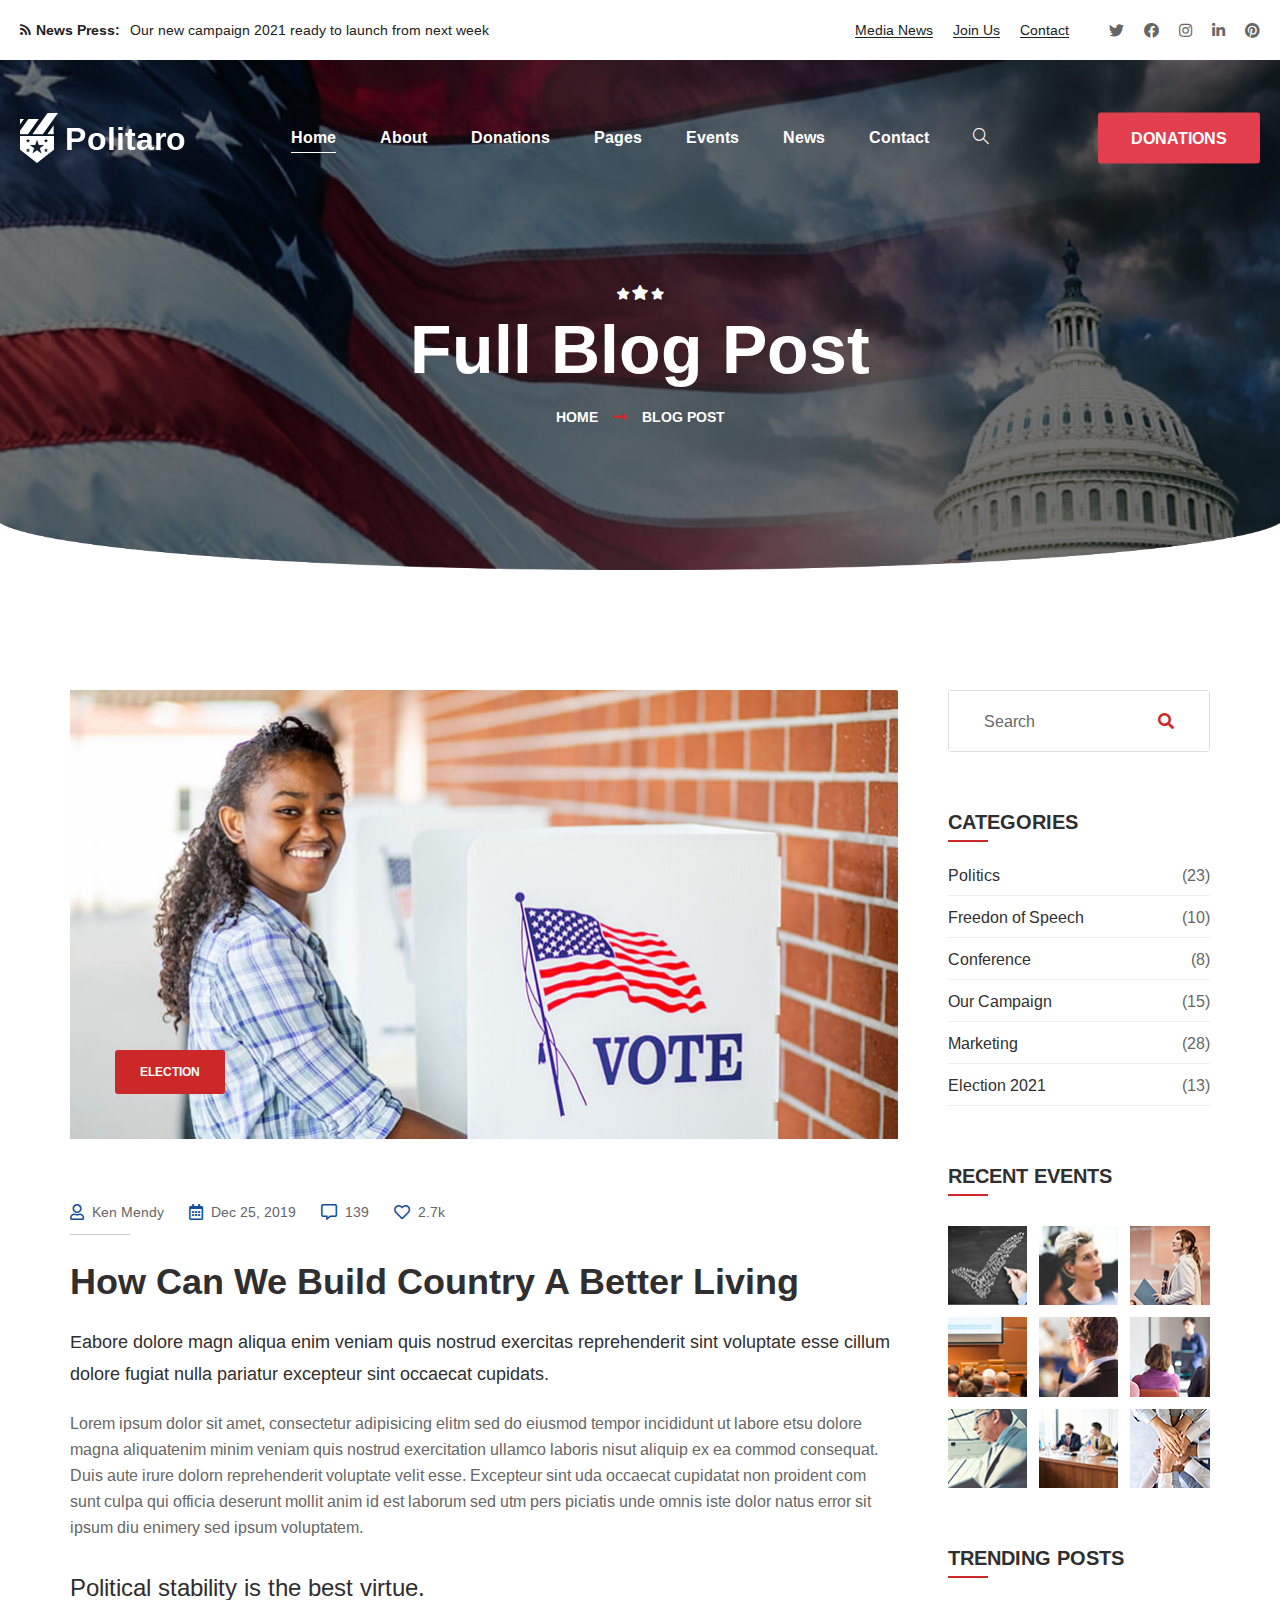
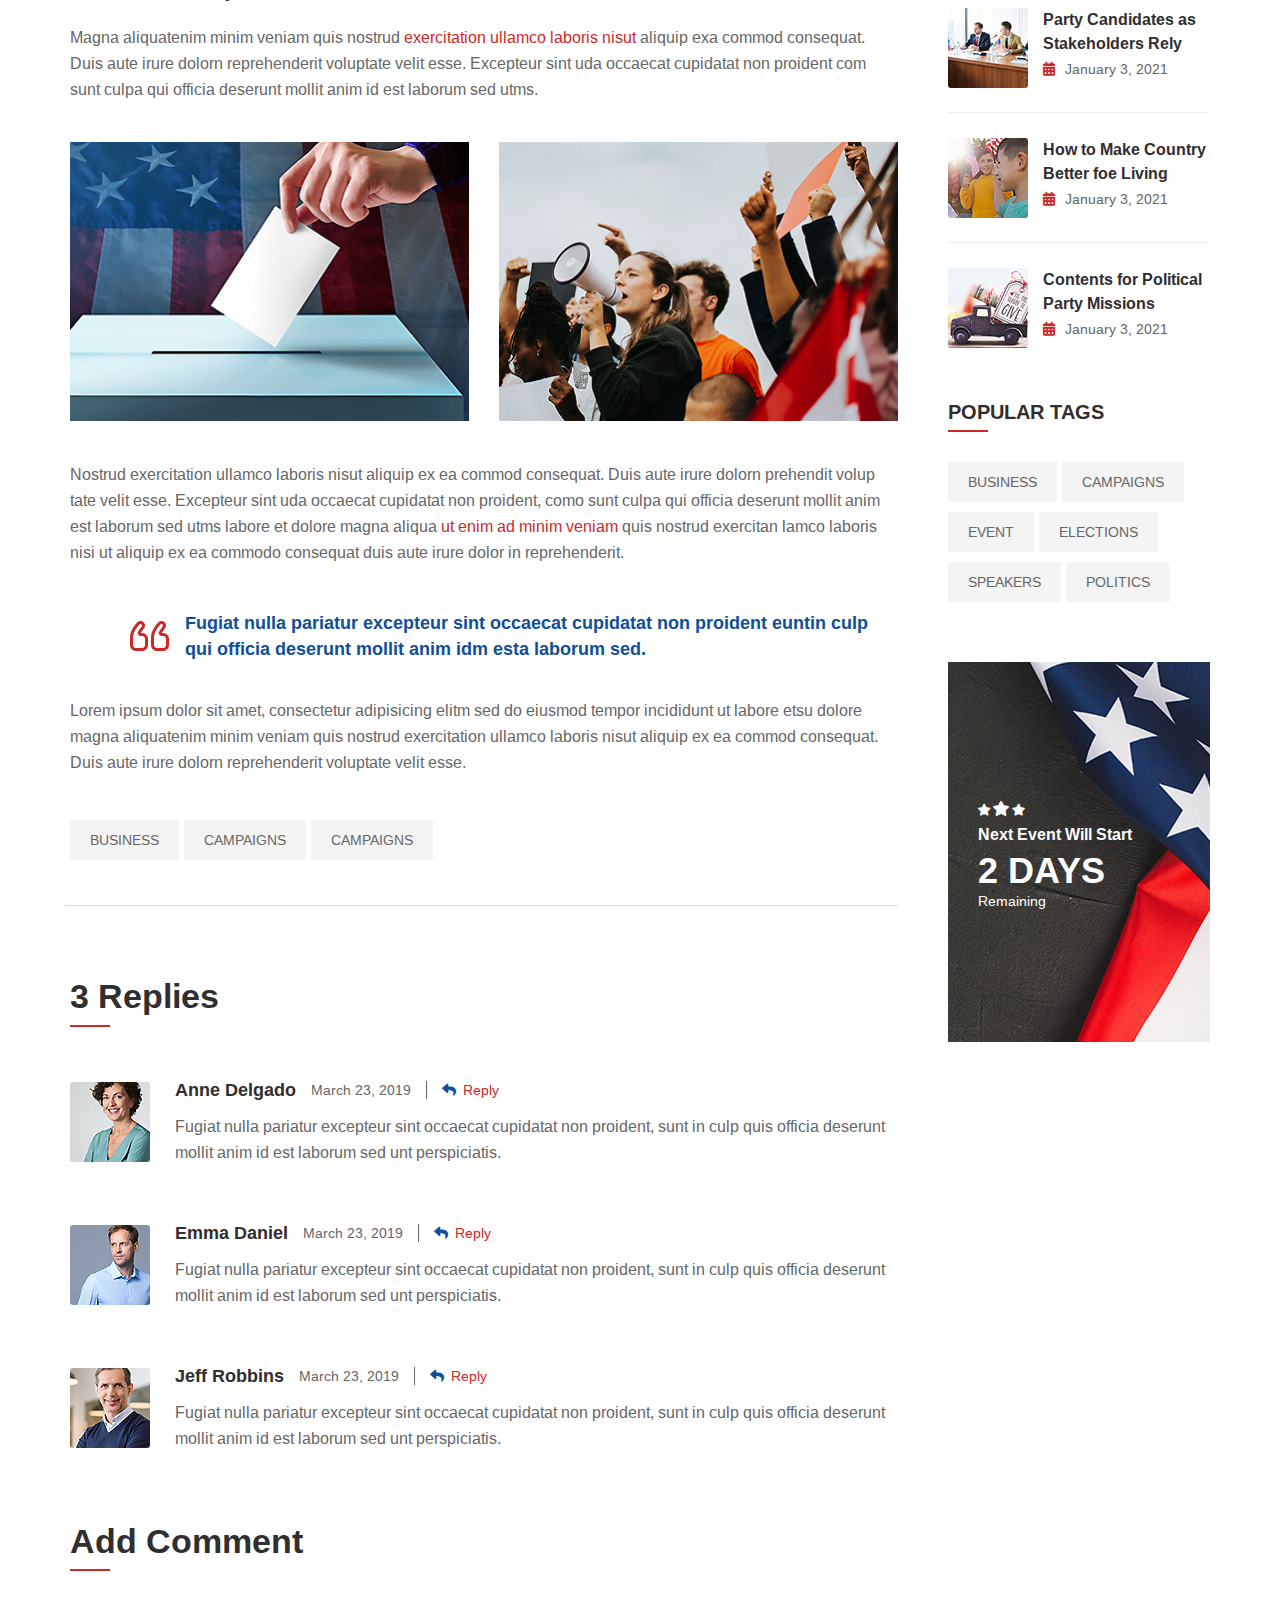
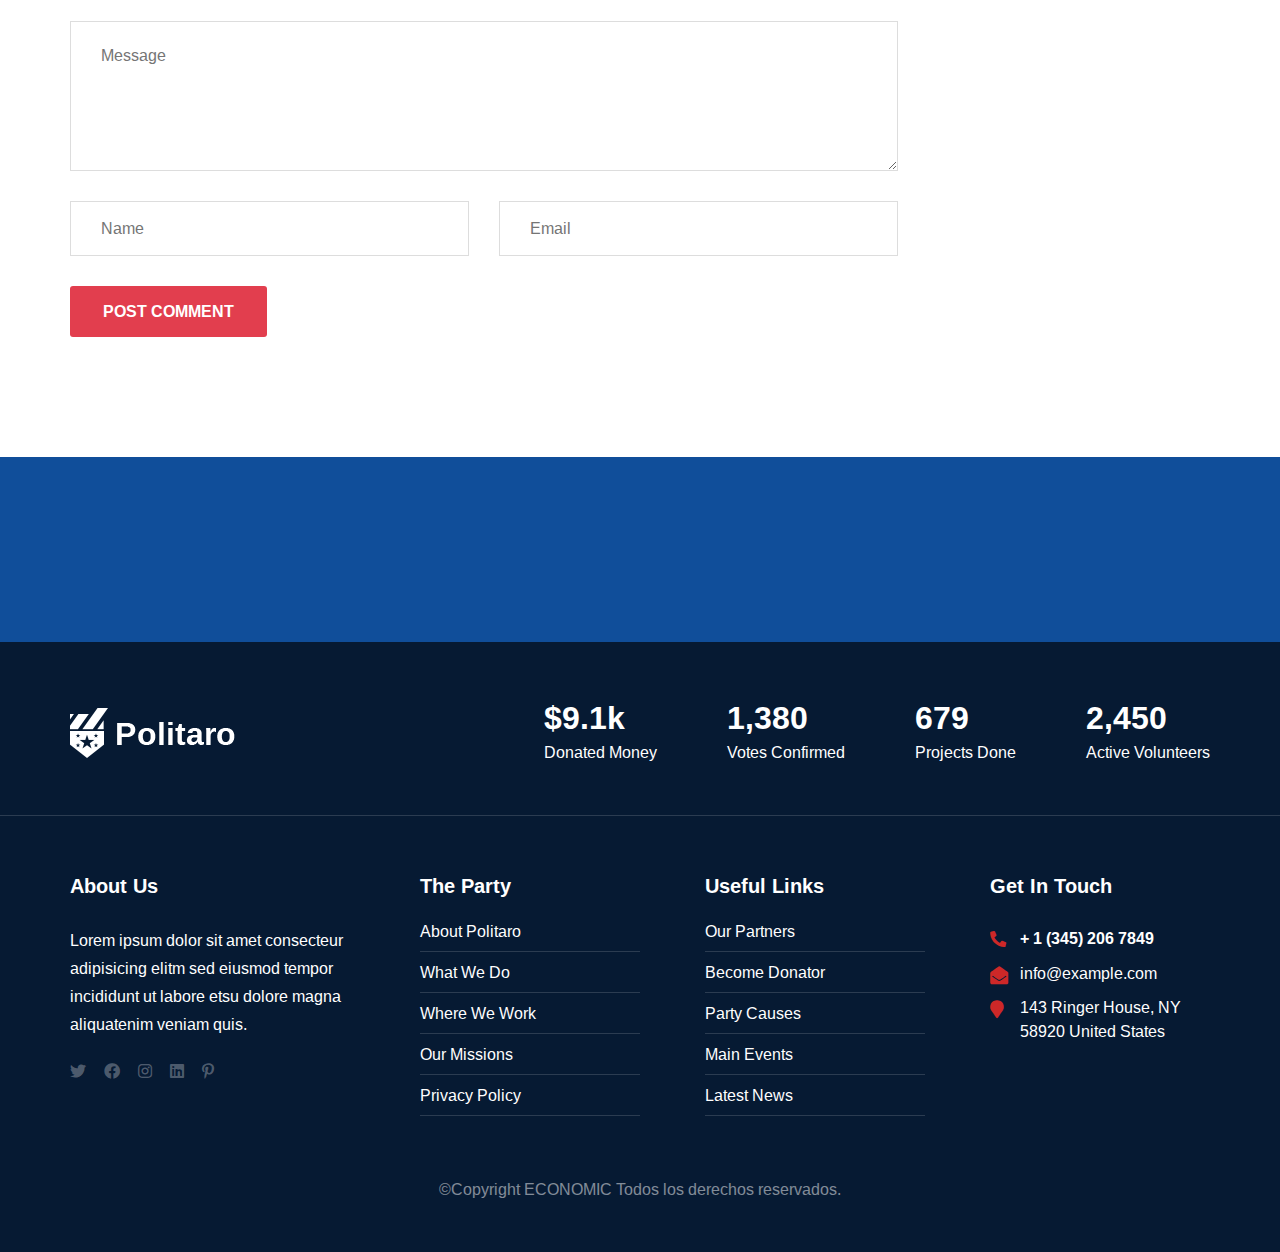
<file: template/blog-post.html>
<!DOCTYPE html>
<html lang="en">

<head>
    <meta charset="UTF-8">
    <meta name="viewport" content="width=device-width, initial-scale=1.0">
    <meta http-equiv="X-UA-Compatible" content="ie=edge">
    <title>Blog Post Page || Politaro || Responsive HTML Template</title>
    <link rel="apple-touch-icon" sizes="180x180" href="assets/images/favicon/apple-touch-icon.png">
    <link rel="icon" type="image/png" sizes="32x32" href="assets/images/favicon/favicon-32x32.png">
    <link rel="icon" type="image/png" sizes="16x16" href="assets/images/favicon/favicon-16x16.png">
    <!-- For Window Tab Color -->
    <!-- Chrome, Firefox OS and Opera -->
    <meta name="theme-color" content="#cd2828">
    <!-- Windows Phone -->
    <meta name="msapplication-navbutton-color" content="#cd2828">
    <!-- iOS Safari -->
    <meta name="apple-mobile-web-app-status-bar-style" content="#cd2828">
    <link href="https://fonts.googleapis.com/css?family=Arimo:400,400i,700,700i%7CMerriweather:400i&amp;display=swap" rel="stylesheet">

    <!-- plugins styles -->
    <link rel="stylesheet" href="assets/css/animate.css">
    <link rel="stylesheet" href="assets/css/bootstrap.min.css">
    <link rel="stylesheet" href="assets/css/bootstrap-datepicker.min.css">
    <link rel="stylesheet" href="assets/css/bootstrap-select.min.css">
    <link rel="stylesheet" href="assets/css/hover-min.css">
    <link rel="stylesheet" href="assets/css/magnific-popup.css">
    <link rel="stylesheet" href="assets/css/owl.carousel.min.css">
    <link rel="stylesheet" href="assets/css/owl.theme.default.min.css">
    <link rel="stylesheet" href="assets/css/nouislider.css">
    <link rel="stylesheet" href="assets/css/nouislider.pips.css">
    <link rel="stylesheet" href="assets/css/jquery.bootstrap-touchspin.min.css">
    <link rel="stylesheet" href="assets/css/jquery.mCustomScrollbar.min.css">

    <!-- icon styles -->
    <link rel="stylesheet" type="text/css" href="assets/css/politaro-icons.css">
    <link rel="stylesheet" type="text/css" href="assets/css/simple-line-icons.css">
    <link rel="stylesheet" type="text/css" href="assets/css/fontawesome-all.min.css">

    <!-- main styles -->
    <link rel="stylesheet" href="assets/css/style.css">
    <link rel="stylesheet" href="assets/css/responsive.css">
</head>

<body>
    <div class="preloader" style="background-image: url(assets/images/resources/preloader.svg);"></div><!-- /.preloader -->
    <div class="page-wrapper">
        <div class="site-header__header-one-wrapper">
            <div class="topbar-one">
                <div class="container">
                    <div class="topbar-one__left">
                        <p><i class="fa fa-rss"></i> <span>News Press:</span> Our new campaign 2021 ready to launch from next week </p>
                    </div><!-- /.topbar-one__left -->
                    <div class="topbar-one__right">
                        <a href="blog-grid.html">Media News</a>
                        <a href="contact.html">Join Us</a>
                        <a href="contact.html">Contact</a>
                        <div class="topbar-one__social">
                            <a href="#"><i class="fab fa-twitter"></i></a>
                            <a href="#"><i class="fab fa-facebook"></i></a>
                            <a href="#"><i class="fab fa-instagram"></i></a>
                            <a href="#"><i class="fab fa-linkedin-in"></i></a>
                            <a href="#"><i class="fab fa-pinterest"></i></a>
                        </div><!-- /.topbar-one__social -->
                    </div><!-- /.topbar-one__right -->
                </div><!-- /.container -->
            </div><!-- /.topbar-one -->
            <header class="site-header site-header__header-one  ">
                <nav class="navbar navbar-expand-lg navbar-light header-navigation stricky">
                    <div class="container clearfix">
                        <!-- Brand and toggle get grouped for better mobile display -->
                        <div class="logo-box">
                            <a class="navbar-brand" href="index.html">
                                <img src="assets/images/resources/logo-light-1-1.svg" class="main-logo" alt="Awesome Image" />
                            </a>
                            <button class="menu-toggler side-menu__toggler">
                                <span class="fa fa-bars"></span>
                            </button>
                        </div><!-- /.logo-box -->
                        <!-- Collect the nav links, forms, and other content for toggling -->
                        <div class="main-navigation main-nav__main-navigation">
                            <ul class=" navigation-box ">
                                <li class="current dropdown">
                                    <a href="index.html">Home</a>
                                    <ul>
                                        <li><a href="index.html">Home One</a></li>
                                        <li><a href="index-2.html">Home Two</a></li>
                                        <li><a href="index-rtl.html">Home RTL</a></li>
                                        <li class="dropdown"><a href="index.html">Header Styles</a>
                                            <ul>
                                                <li><a href="index.html">header One</a></li>
                                                <li><a href="index-2.html">header Two</a></li>
                                            </ul><!-- /.submenu -->
                                        </li>
                                    </ul><!-- /.submenu -->
                                </li>
                                <li class="dropdown">
                                    <a href="about-us.html">About</a>
                                    <ul>
                                        <li><a href="about-us.html">About Us</a></li>
                                        <li><a href="about-me.html">About Me</a></li>
                                    </ul><!-- /.submenu -->
                                </li>
                                <li>
                                    <a href="contact.html">Donations</a>
                                </li>

                                <li class="dropdown">
                                    <a href="#">Pages</a>
                                    <ul>
                                        <li><a href="team-member.html">Team</a></li>
                                        <li><a href="service-1.html">Services</a></li>
                                    </ul><!-- /.submenu -->
                                </li>

                                <li class="dropdown">
                                    <a href="event-1.html">Events</a>
                                    <ul>
                                        <li><a href="event-1.html">Event 01</a></li>
                                        <li><a href="event-2.html">Event 02</a></li>
                                    </ul><!-- /.submenu -->
                                </li>
                                <li class="dropdown">
                                    <a href="blog-classic.html">News</a>
                                    <ul>
                                        <li><a href="blog-classic.html">News Classic</a></li>
                                        <li><a href="blog-grid.html">News Grid</a></li>
                                        <li><a href="blog-post.html">News Details</a></li>
                                    </ul><!-- /.submenu -->
                                </li>
                                <li>
                                    <a href="contact.html">Contact</a>
                                </li>
                                <li class="header__search search-popup__toggler">
                                    <a href="#"><i class="icon-magnifier"></i></a>
                                </li>
                            </ul>
                        </div><!-- /.navbar-collapse -->
                        <div class="right-side-box">
                            <a href="contact.html" class="thm-btn header-donation__btn">Donations</a>
                        </div><!-- /.right-side-box -->
                    </div>
                    <!-- /.container -->
                </nav>
            </header><!-- /.site-header -->
        </div><!-- /.site-header__header-one-wrapper -->
        <section class="inner-banner" style="background-image: url(assets/images/backgrounds/inner-banner-blog-details-bg.jpg);">
            <div class="container text-center">
                <i class="inner-banner__icon politaro-icon-star-2"></i>
                <h2 class="inner-banner__title">Full Blog Post</h2><!-- /.inner-banner__title -->
                <ul class="list-unstyled thm-breadcrumb">
                    <li><a href="index.html">Home</a></li>
                    <li>Blog Post</li>
                </ul><!-- /.thm-breadcrumb -->
            </div><!-- /.container -->
        </section><!-- /.inner-banner -->


        <section class="blog-details">
            <div class="container">
                <div class="row">
                    <div class="col-lg-9">
                        <div class="blog-details__main-content">
                            <div class="blog-two__single">
                                <div class="blog-two__image">
                                    <img src="assets/images/blog/blog-2-1.jpg" alt="">
                                    <a href="blog-post.html" class="blog-two__cat">Election</a><!-- /.blog-two__cat -->
                                </div><!-- /.blog-two__image -->
                            </div><!-- /.blog-two__single -->
                            <div class="blog-details__content">
                                <div class="blog-two__meta">
                                    <a href="blog-post.html"><i class="far fa-user"></i>Ken Mendy</a>
                                    <a href="blog-post.html"><i class="far fa-calendar-alt"></i>Dec 25, 2019</a>
                                    <a href="blog-post.html"><i class="far fa-comment-alt"></i>139</a>
                                    <a href="blog-post.html"><i class="far fa-heart"></i>2.7k</a>
                                </div><!-- /.blog-two__meta -->
                                <h3 class="blog-details__content__title">How Can We Build Country A Better Living</h3>
                                <p class="blog-details__highlight color-thm-black">Eabore dolore magn aliqua enim veniam quis nostrud exercitas reprehenderit sint voluptate esse cillum dolore fugiat nulla pariatur excepteur sint occaecat cupidats. </p><!-- /.color-thm-black -->
                                <p>Lorem ipsum dolor sit amet, consectetur adipisicing elitm sed do eiusmod tempor incididunt ut labore etsu dolore magna aliquatenim minim veniam quis nostrud exercitation ullamco laboris nisut aliquip ex ea commod consequat. Duis aute irure dolorn reprehenderit voluptate velit esse. Excepteur sint uda occaecat cupidatat non proident com sunt culpa qui officia deserunt mollit anim id est laborum sed utm pers piciatis unde omnis iste dolor natus error sit ipsum diu enimery sed ipsum voluptatem.</p>
                                <h4 class="blog-post__subtitle">Political stability is the best virtue.</h4>
                                <p>Magna aliquatenim minim veniam quis nostrud <span class="color-thm-base">exercitation ullamco laboris nisut</span><!-- /.color-thm-base --> aliquip exa commod consequat. Duis aute irure dolorn reprehenderit voluptate velit esse. Excepteur sint uda occaecat cupidatat non proident com sunt culpa qui officia deserunt mollit anim id est laborum sed utms.</p>
                                <div class="row blog-details__content__image-row">
                                    <div class="col-md-6">
                                        <img src="assets/images/blog/blog-d-1.jpg" alt="" class="img-fluid">
                                    </div><!-- /.col-md-6 -->
                                    <div class="col-md-6">
                                        <img src="assets/images/blog/blog-d-2.jpg" alt="" class="img-fluid">
                                    </div><!-- /.col-md-6 -->
                                </div><!-- /.row -->
                                <p>Nostrud exercitation ullamco laboris nisut aliquip ex ea commod consequat. Duis aute irure dolorn prehendit volup tate velit esse. Excepteur sint uda occaecat cupidatat non proident, como sunt culpa qui officia deserunt mollit anim est laborum sed utms labore et dolore magna aliqua <span class="color-thm-base">ut enim ad minim veniam</span> quis nostrud exercitan lamco laboris nisi ut aliquip ex ea commodo consequat duis aute irure dolor in reprehenderit. </p>
                                <blockquote>
                                    Fugiat nulla pariatur excepteur sint occaecat cupidatat non proident euntin culp qui officia deserunt mollit anim idm esta laborum sed.
                                </blockquote>
                                <p>Lorem ipsum dolor sit amet, consectetur adipisicing elitm sed do eiusmod tempor incididunt ut labore etsu dolore
                                    magna aliquatenim minim veniam quis nostrud exercitation ullamco laboris nisut aliquip ex ea commod consequat.
                                    Duis aute irure dolorn reprehenderit voluptate velit esse.</p>

                                <div class="blog-details__tags">
                                    <a href="#">Business</a>
                                    <a href="#">Campaigns</a>
                                    <a href="#">Campaigns</a>
                                </div><!-- /.blog-details__tags -->
                            </div><!-- /.blog-details__content -->


                            <div class="blog-comment-one">
                                <h3 class="blog-comment-one__title">3 Replies</h3><!-- /.blog-comment-one__title -->
                                <div class="blog-comment-one__single">
                                    <img src="assets/images/blog/comment-1-1.jpg" alt="">
                                    <div class="blog-comment-one__single-top">
                                        <h3>Anne Delgado</h3>
                                        <span>March 23, 2019</span>
                                        <a href="#" class="scroll-to-target" data-target=".blog-comment-form__wrap"><i class="fa fa-reply"></i>Reply</a>
                                    </div><!-- /.blog-comment-one__single-top -->
                                    <p>Fugiat nulla pariatur excepteur sint occaecat cupidatat non proident, sunt in culp quis
                                        officia deserunt mollit anim id est laborum sed unt perspiciatis.
                                    </p>
                                </div><!-- /.blog-comment-one__single -->
                                <div class="blog-comment-one__single">
                                    <img src="assets/images/blog/comment-1-2.jpg" alt="">
                                    <div class="blog-comment-one__single-top">
                                        <h3>Emma Daniel</h3>
                                        <span>March 23, 2019</span>
                                        <a href="#" class="scroll-to-target" data-target=".blog-comment-form__wrap"><i class="fa fa-reply"></i>Reply</a>
                                    </div><!-- /.blog-comment-one__single-top -->
                                    <p>Fugiat nulla pariatur excepteur sint occaecat cupidatat non proident, sunt in culp quis
                                        officia deserunt mollit anim id est laborum sed unt perspiciatis.
                                    </p>
                                </div><!-- /.blog-comment-one__single -->
                                <div class="blog-comment-one__single">
                                    <img src="assets/images/blog/comment-1-3.jpg" alt="">
                                    <div class="blog-comment-one__single-top">
                                        <h3>Jeff Robbins</h3>
                                        <span>March 23, 2019</span>
                                        <a href="#" class="scroll-to-target" data-target=".blog-comment-form__wrap"><i class="fa fa-reply"></i>Reply</a>
                                    </div><!-- /.blog-comment-one__single-top -->
                                    <p>Fugiat nulla pariatur excepteur sint occaecat cupidatat non proident, sunt in culp quis
                                        officia deserunt mollit anim id est laborum sed unt perspiciatis.
                                    </p>
                                </div><!-- /.blog-comment-one__single -->
                            </div><!-- /.blog-comment-one -->

                            <div class="blog-comment-form__wrap">
                                <h3 class="blog-comment-one__title">Add Comment</h3><!-- /.blog-comment-one__title -->
                                <form action="#" class="blog-comment-form contact-form-validated row">
                                    <div class="col-md-12">
                                        <textarea name="message" placeholder="Message"></textarea>
                                    </div><!-- /.col-md-12 -->
                                    <div class="col-md-6">
                                        <input type="text" name="name" placeholder="Name">
                                    </div><!-- /.col-md-6 -->
                                    <div class="col-md-6">
                                        <input type="email" name="email" placeholder="Email">
                                    </div><!-- /.col-md-6 -->
                                    <div class="col-md-12">
                                        <button type="submit" class="thm-btn blog-comment-form__btn">post comment</button>
                                    </div><!-- /.col-md-12 -->
                                </form>
                            </div><!-- /.blog-comment-form__wrap -->
                        </div><!-- /.blog-details__main-content -->
                    </div><!-- /.col-lg-9 -->
                    <div class="col-lg-3">
                        <div class="sidebar">
                            <div class="sidebar__single sidebar__search">
                                <form action="#" class="sidebar__search-form">
                                    <input type="search" placeholder="Search">
                                    <button type="submit" class="fa fa-search"></button>
                                </form>
                            </div><!-- /.sidebar__single -->
                            <div class="sidebar__single sidebar__cat">
                                <h3 class="sidebar__title">Categories</h3><!-- /.sidebar__title -->
                                <ul class="list-unstyled sidebar__cat-list">
                                    <li><a href="#">Politics<span>(23)</span></a></li>
                                    <li><a href="#">Freedon of Speech<span>(10)</span></a></li>
                                    <li><a href="#">Conference<span>(8)</span></a></li>
                                    <li><a href="#">Our Campaign<span>(15)</span></a></li>
                                    <li><a href="#">Marketing<span>(28)</span></a></li>
                                    <li><a href="#">Election 2021 <span>(13)</span></a></li>
                                </ul><!-- /.list-unstyled sidebar__cat-list -->
                            </div><!-- /.sidebar__single -->
                            <div class="sidebar__single sidebar__event">
                                <h3 class="sidebar__title">Recent Events</h3><!-- /.sidebar__title -->
                                <ul class="list-unstyled sidebar__event-list">
                                    <li><a href="#"><img src="assets/images/blog/sidebar-g-1-1.jpg" alt=""></a></li>
                                    <li><a href="#"><img src="assets/images/blog/sidebar-g-1-2.jpg" alt=""></a></li>
                                    <li><a href="#"><img src="assets/images/blog/sidebar-g-1-3.jpg" alt=""></a></li>
                                    <li><a href="#"><img src="assets/images/blog/sidebar-g-1-4.jpg" alt=""></a></li>
                                    <li><a href="#"><img src="assets/images/blog/sidebar-g-1-5.jpg" alt=""></a></li>
                                    <li><a href="#"><img src="assets/images/blog/sidebar-g-1-6.jpg" alt=""></a></li>
                                    <li><a href="#"><img src="assets/images/blog/sidebar-g-1-7.jpg" alt=""></a></li>
                                    <li><a href="#"><img src="assets/images/blog/sidebar-g-1-8.jpg" alt=""></a></li>
                                    <li><a href="#"><img src="assets/images/blog/sidebar-g-1-9.jpg" alt=""></a></li>
                                </ul><!-- /.list-unstyled -->
                            </div><!-- /.sidebar__single -->
                            <div class="sidebar__single sidebar__post">
                                <h3 class="sidebar__title">trending posts</h3><!-- /.sidebar__title -->
                                <div class="sidebar__post-single">
                                    <img src="assets/images/blog/sidebar-lp-1-1.jpg" alt="">
                                    <h3><a href="blog-post.html">Party Candidates as
                                            Stakeholders Rely</a></h3>
                                    <span><i class="fa fa-calendar-alt"></i> January 3, 2021</span>
                                </div><!-- /.sidebar__post-single -->
                                <div class="sidebar__post-single">
                                    <img src="assets/images/blog/sidebar-lp-1-2.jpg" alt="">
                                    <h3><a href="blog-post.html">How to Make Country
                                            Better foe Living</a></h3>
                                    <span><i class="fa fa-calendar-alt"></i> January 3, 2021</span>
                                </div><!-- /.sidebar__post-single -->
                                <div class="sidebar__post-single">
                                    <img src="assets/images/blog/sidebar-lp-1-3.jpg" alt="">
                                    <h3><a href="blog-post.html">Contents for Political
                                            Party Missions</a></h3>
                                    <span><i class="fa fa-calendar-alt"></i> January 3, 2021</span>
                                </div><!-- /.sidebar__post-single -->
                            </div><!-- /.sidebar__single -->
                            <div class="sidebar__single sidebar__tags">
                                <h3 class="sidebar__title">Popular Tags</h3><!-- /.sidebar__title -->
                                <div class="sidebar__tags-list">
                                    <a href="#">Business</a>
                                    <a href="#">Campaigns</a>
                                    <a href="#">Event</a>
                                    <a href="#">Elections</a>
                                    <a href="#">Speakers</a>
                                    <a href="#">politics</a>
                                </div><!-- /.sidebar__tags-list -->
                            </div><!-- /.sidebar__single -->
                            <div class="sidebar__single sidebar__offer" style="background-image: url(assets/images/blog/blog-sidebar-ad-1.jpg);">
                                <i class="politaro-icon-star-2"></i>
                                <p>Next Event Will Start</p>
                                <h3>2 days</h3>
                                <span>Remaining</span>
                            </div><!-- /.sidebar__single -->
                        </div><!-- /.sidebar -->
                    </div><!-- /.col-lg-3 -->
                </div><!-- /.row -->
            </div><!-- /.container -->
        </section><!-- /.blog-details -->

        <section class="mailchimp-one site-footer__style-two">
            <div class="container text-center">
                <div class="inner-container wow fadeInUp" data-wow-duration="1500ms">
                    <div class="mailchimp-one__block-title">
                        <p>Get The Latest Updates</p>
                        <h3>Signup For Newsletter</h3>
                    </div><!-- /.mailchimp-one__block-title -->
                    <form action="#" class="mailchimp-one__form mc-form" data-url="https://xyz.us18.list-manage.com/subscribe/post?u=20e91746ef818cd941998c598&amp;id=cc0ee8140e">
                        <input type="email" id="mc-email" placeholder="Enter Your Email...." name="email">
                        <button type="submit" class="thm-btn">subscribe</button>
                    </form><!-- /.mailchimp-one__form -->
                </div><!-- /.inner-container -->
                <div class="mc-form__response"></div><!-- /.mc-form__response -->
            </div><!-- /.container -->
        </section><!-- /.mailchimp-one -->

        <section class="site-footer__wrapper site-footer__style-two">
            <div class="site-footer__upper">
                <div class="container">
                    <div class="site-footer__logo">
                        <a href="index.html"><img src="assets/images/resources/logo-light-1-1.svg" alt="Awesome Image" /></a>
                    </div><!-- /.site-footer__logo -->
                    <div class="site-footer__counter">
                        <div class="site-footer__counter-single">
                            <h3>$<span class="counter">9.1</span>k</h3><!-- /.counter -->
                            <p>Donated Money</p>
                        </div><!-- /.site-footer__counter-single -->
                        <div class="site-footer__counter-single">
                            <h3 class="counter">1,380</h3><!-- /.counter -->
                            <p>Votes Confirmed</p>
                        </div><!-- /.site-footer__counter-single -->
                        <div class="site-footer__counter-single">
                            <h3 class="counter">679</h3><!-- /.counter -->
                            <p>Projects Done</p>
                        </div><!-- /.site-footer__counter-single -->
                        <div class="site-footer__counter-single">
                            <h3 class="counter">2,450</h3><!-- /.counter -->
                            <p>Active Volunteers</p>
                        </div><!-- /.site-footer__counter-single -->
                    </div><!-- /.site-footer__counter -->
                </div><!-- /.container -->
            </div><!-- /.site-footer__upper -->
            <footer class="site-footer">
                <div class="container">
                    <div class="row no-gutters">
                        <div class="col-lg-3 col-md-6">
                            <div class="footer-widget">
                                <h3 class="footer-widget__title">About Us</h3><!-- /.footer-widget__title -->
                                <p>Lorem ipsum dolor sit amet consecteur adipisicing elitm sed eiusmod tempor incididunt ut labore etsu dolore magna aliquatenim veniam quis.</p>
                                <div class="footer-widget__social">
                                    <a href="#"><i class="fab fa-twitter"></i></a>
                                    <a href="#"><i class="fab fa-facebook"></i></a>
                                    <a href="#"><i class="fab fa-instagram"></i></a>
                                    <a href="#"><i class="fab fa-linkedin"></i></a>
                                    <a href="#"><i class="fab fa-pinterest-p"></i></a>
                                </div><!-- /.footer-widget__social -->
                            </div><!-- /.footer-widget -->
                        </div><!-- /.col-lg-3 -->
                        <div class="col-lg-3 col-md-6">
                            <div class="footer-widget footer-widget__links-widget">
                                <h3 class="footer-widget__title">The Party</h3><!-- /.footer-widget__title -->
                                <ul class="footer-widget__links list-unstyled">
                                    <li><a href="about-us.html">About Politaro</a></li>
                                    <li><a href="service-1.html">What We Do</a></li>
                                    <li><a href="about-us.html">Where We Work</a></li>
                                    <li><a href="about-us.html">Our Missions</a></li>
                                    <li><a href="about-us.html">Privacy Policy</a></li>
                                </ul><!-- /.footer-widget__links -->
                            </div><!-- /.footer-widget -->
                        </div><!-- /.col-lg-3 -->
                        <div class="col-lg-3 col-md-6">
                            <div class="footer-widget footer-widget__links-widget">
                                <h3 class="footer-widget__title">Useful Links</h3><!-- /.footer-widget__title -->
                                <ul class="footer-widget__links list-unstyled">
                                    <li><a href="about-us.html">Our Partners</a></li>
                                    <li><a href="about-us.html">Become Donator</a></li>
                                    <li><a href="about-us.html">Party Causes</a></li>
                                    <li><a href="event-1.html">Main Events</a></li>
                                    <li><a href="blog-classic.html">Latest News</a></li>
                                </ul><!-- /.footer-widget__links -->
                            </div><!-- /.footer-widget -->
                        </div><!-- /.col-lg-3 -->
                        <div class="col-lg-3 col-md-6">
                            <div class="footer-widget footer-widget__contact-widget">
                                <h3 class="footer-widget__title">Get In Touch</h3><!-- /.footer-widget__title -->
                                <ul class="footer-widget__contact-info list-unstyled">
                                    <li>
                                        <i class="fa fa-phone-alt"></i>
                                        <strong><a href="tel:+1-345-206-7849">+ 1 (345) 206 7849</a></strong>
                                    </li>
                                    <li>
                                        <i class="fa fa-envelope-open"></i>
                                        <a href="mailto:info@example.com">info@example.com</a>
                                    </li>
                                    <li>
                                        <i class="fa fa-map-marker"></i>
                                        143 Ringer House, NY <br> 58920 United States
                                    </li>
                                </ul><!-- /.footer-widget__contact-info -->
                            </div><!-- /.footer-widget -->
                        </div><!-- /.col-lg-3 -->
                    </div><!-- /.row -->
                </div><!-- /.container -->
            </footer><!-- /.site-footer -->
            <div class="site-footer__bottom">
                <div class="container text-center">
                    <p>©Copyright ECONOMIC Todos los derechos reservados.</p>
                </div><!-- /.container -->
            </div><!-- /.site-footer__bottom -->
        </section><!-- /.site-footer__wrapper -->
    </div><!-- /.page-wrapper -->
    <div class="side-menu__block">

        <a href="#" class="side-menu__toggler side-menu__close-btn">
            <i class="fa fa-times"></i>
        </a>

        <div class="side-menu__block-overlay custom-cursor__overlay">
            <div class="cursor"></div>
            <div class="cursor-follower"></div>
        </div><!-- /.side-menu__block-overlay -->
        <div class="side-menu__block-inner ">

            <a href="index.html" class="side-menu__logo"><img src="assets/images/resources/logo-light-1-1.svg" alt="Awesome Image" /></a>
            <nav class="mobile-nav__container">
                <!-- content is loading via js -->
            </nav>
            <p class="side-menu__block__copy">©Copyright ECONOMIC Todos los derechos reservados.</p>
            <div class="side-menu__social">
                <!-- only fontawesome's brand icon -->
                <a href="#"><i class="fa fa-facebook-f"></i></a>
                <a href="#"><i class="fa fa-linkedin-in"></i></a>
                <a href="#"><i class="fa fa-twitter"></i></a>
                <a href="#"><i class="fa fa-instagram"></i></a>
                <a href="#"><i class="fa fa-pinterest-p"></i></a>
            </div>
        </div><!-- /.side-menu__block-inner -->
    </div><!-- /.side-menu__block -->
    <div class="search-popup">
        <div class="search-popup__overlay custom-cursor__overlay">
            <div class="cursor"></div>
            <div class="cursor-follower"></div>
        </div><!-- /.search-popup__overlay -->
        <div class="search-popup__inner">
            <form action="#" class="search-popup__form">
                <input type="text" name="search" placeholder="Type here to Search....">
                <button type="submit"><i class="fa fa-search"></i></button>
            </form>
        </div><!-- /.search-popup__inner -->
    </div><!-- /.search-popup -->
    <a href="#" data-target="html" class="scroll-to-target scroll-to-top"><i class="fa fa-angle-up"></i></a>
    <script src="assets/js/jquery.min.js"></script>
    <script src="assets/js/bootstrap.bundle.min.js"></script>
    <script src="assets/js/bootstrap-datepicker.min.js"></script>
    <script src="assets/js/bootstrap-select.min.js"></script>
    <script src="assets/js/isotope.js"></script>
    <script src="assets/js/jquery.counterup.min.js"></script>
    <script src="assets/js/jquery.magnific-popup.min.js"></script>
    <script src="assets/js/jquery.validate.min.js"></script>
    <script src="assets/js/owl.carousel.min.js"></script>
    <script src="assets/js/TweenMax.min.js"></script>
    <script src="assets/js/jquery.enllax.min.js"></script>
    <script src="assets/js/waypoints.min.js"></script>
    <script src="assets/js/wow.min.js"></script>
    <script src="assets/js/jquery.mCustomScrollbar.concat.min.js"></script>
    <script src="assets/js/circle-progress.min.js"></script>
    <script src="assets/js/countdown.min.js"></script>
    <script src="assets/js/jquery.ajaxchimp.min.js"></script>

    <script src="assets/js/nouislider.js"></script>
    <script src="assets/js/jquery.bootstrap-touchspin.min.js"></script>
    <script src="assets/js/theme.js"></script>
</body>


</html>
</file>
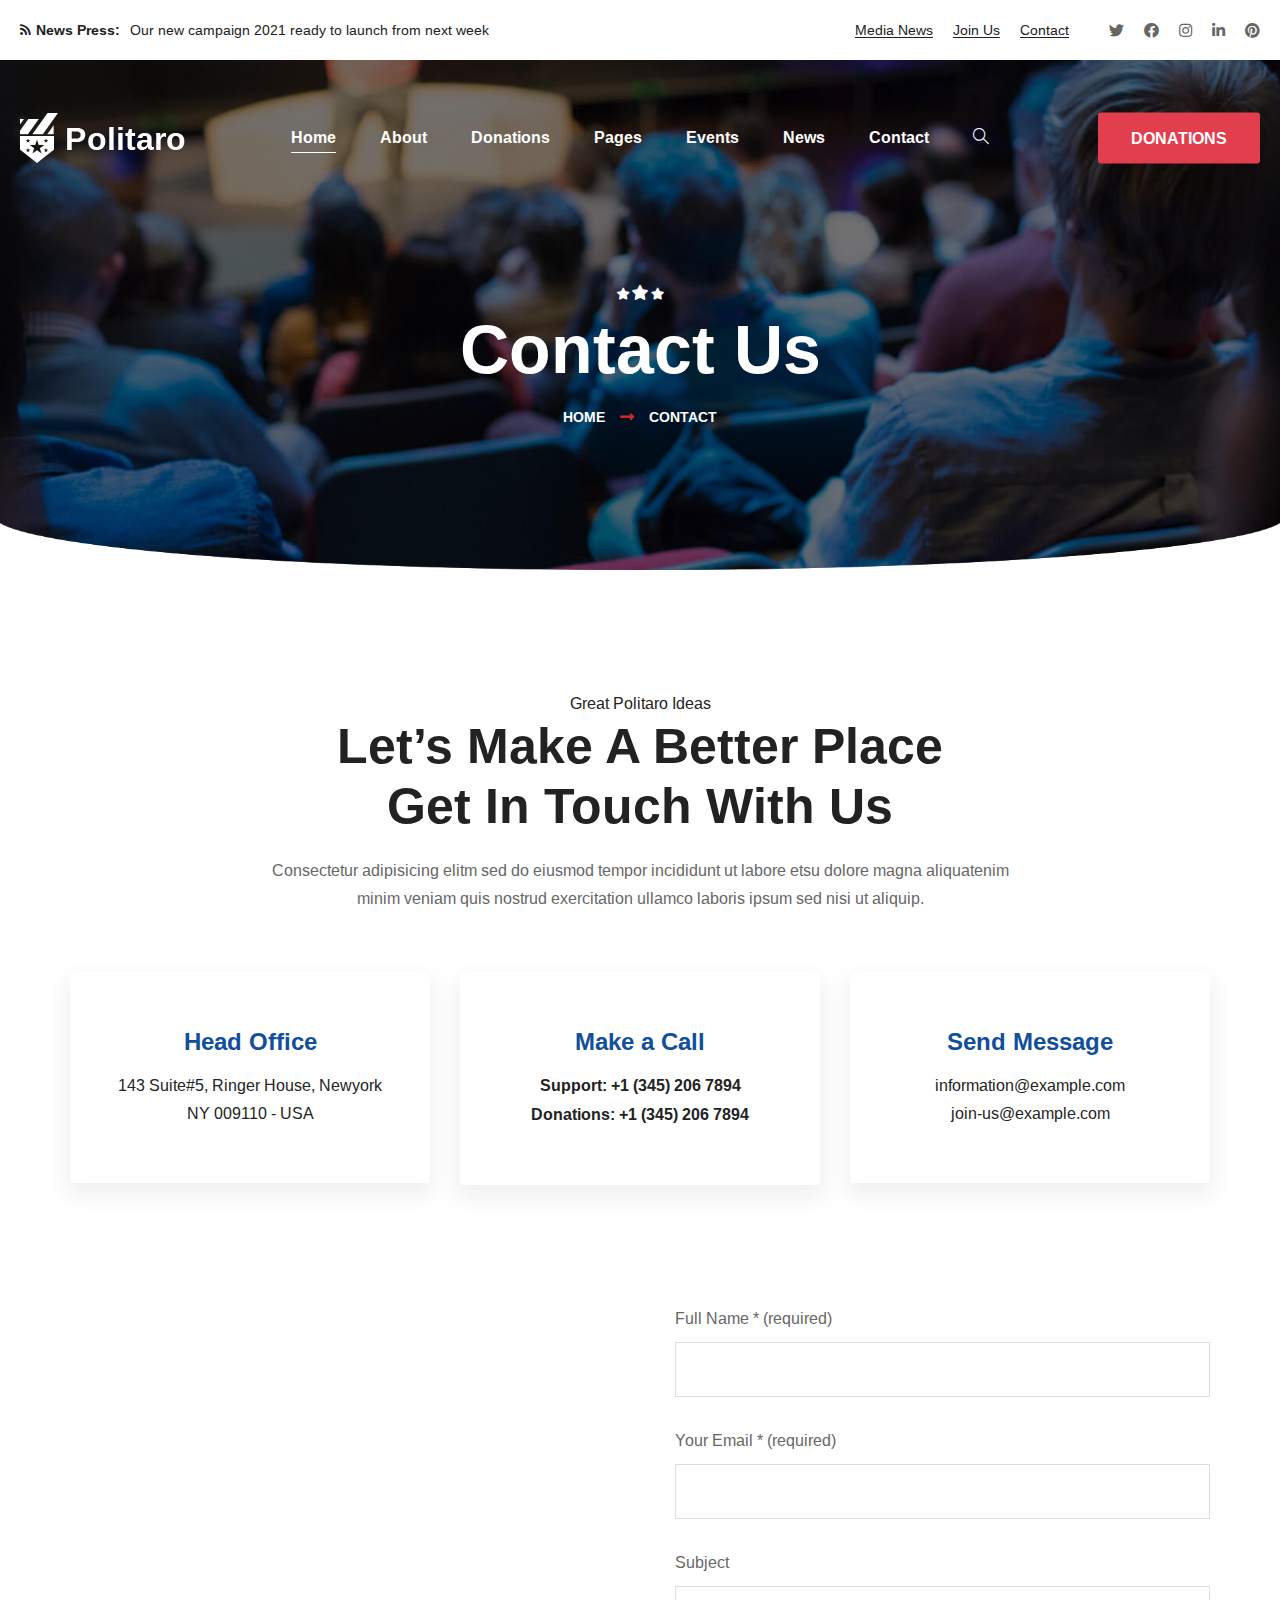
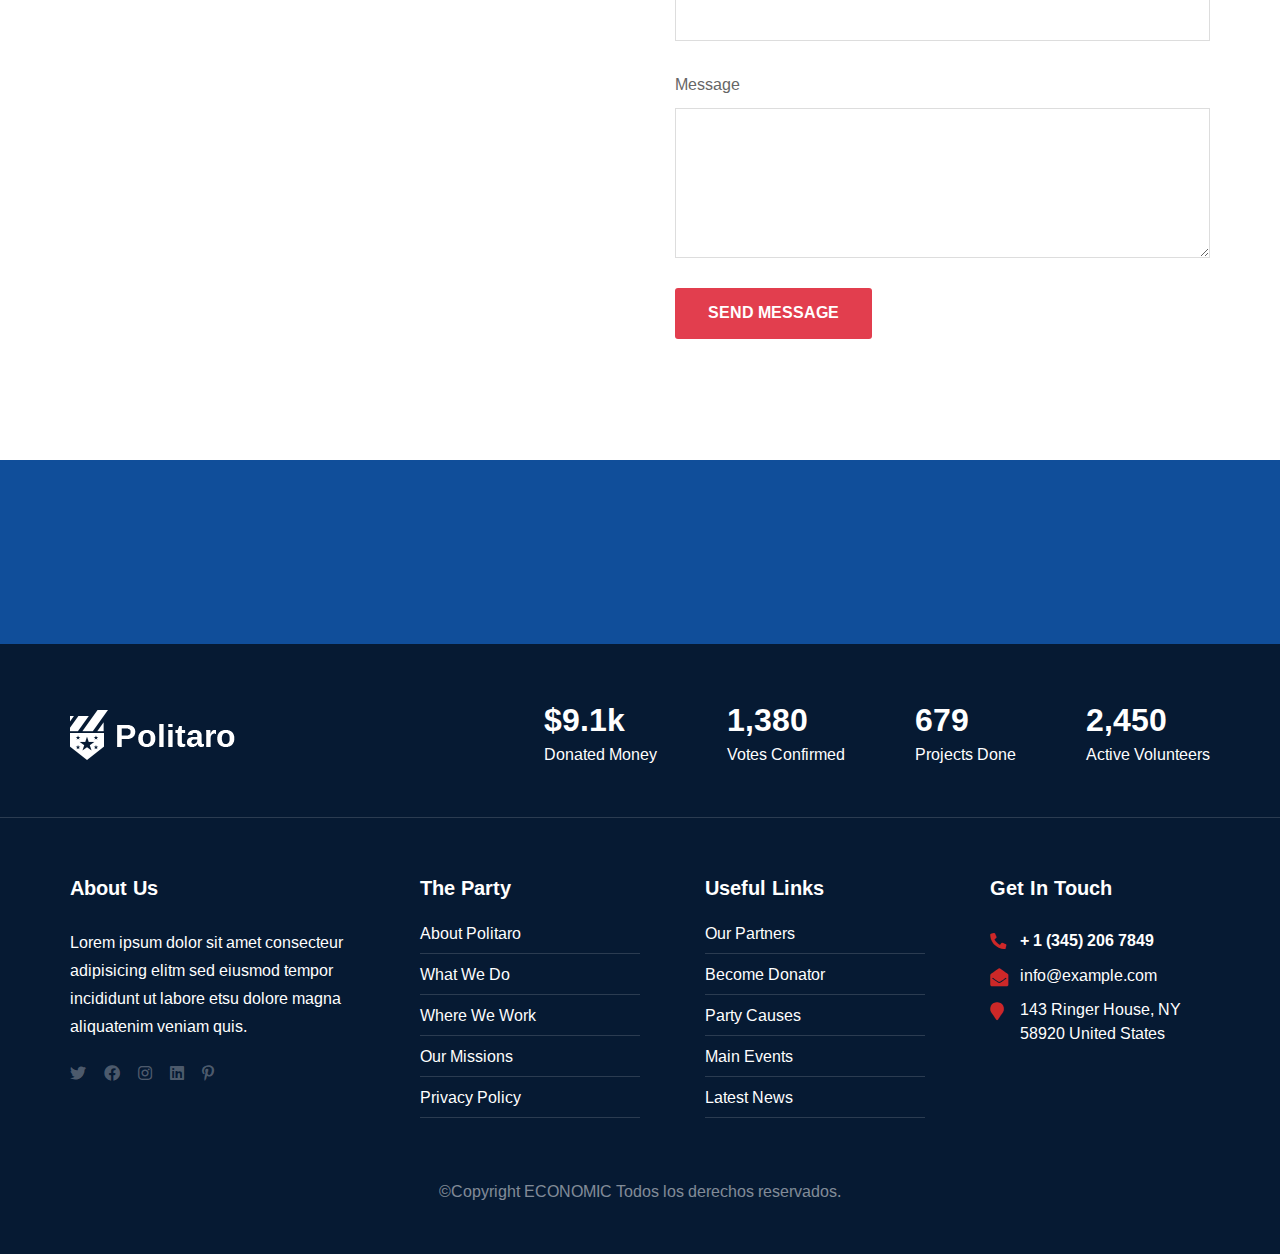
<file: template/contact.html>
<!DOCTYPE html>
<html lang="en">

<head>
    <meta charset="UTF-8">
    <meta name="viewport" content="width=device-width, initial-scale=1.0">
    <meta http-equiv="X-UA-Compatible" content="ie=edge">
    <title>Contact Page || Politaro || Responsive HTML Template</title>
    <link rel="apple-touch-icon" sizes="180x180" href="assets/images/favicon/apple-touch-icon.png">
    <link rel="icon" type="image/png" sizes="32x32" href="assets/images/favicon/favicon-32x32.png">
    <link rel="icon" type="image/png" sizes="16x16" href="assets/images/favicon/favicon-16x16.png">
    <!-- For Window Tab Color -->
    <!-- Chrome, Firefox OS and Opera -->
    <meta name="theme-color" content="#cd2828">
    <!-- Windows Phone -->
    <meta name="msapplication-navbutton-color" content="#cd2828">
    <!-- iOS Safari -->
    <meta name="apple-mobile-web-app-status-bar-style" content="#cd2828">
    <link href="https://fonts.googleapis.com/css?family=Arimo:400,400i,700,700i%7CMerriweather:400i&amp;display=swap" rel="stylesheet">

    <!-- plugins styles -->
    <link rel="stylesheet" href="assets/css/animate.css">
    <link rel="stylesheet" href="assets/css/bootstrap.min.css">
    <link rel="stylesheet" href="assets/css/bootstrap-datepicker.min.css">
    <link rel="stylesheet" href="assets/css/bootstrap-select.min.css">
    <link rel="stylesheet" href="assets/css/hover-min.css">
    <link rel="stylesheet" href="assets/css/magnific-popup.css">
    <link rel="stylesheet" href="assets/css/owl.carousel.min.css">
    <link rel="stylesheet" href="assets/css/owl.theme.default.min.css">
    <link rel="stylesheet" href="assets/css/nouislider.css">
    <link rel="stylesheet" href="assets/css/nouislider.pips.css">
    <link rel="stylesheet" href="assets/css/jquery.bootstrap-touchspin.min.css">
    <link rel="stylesheet" href="assets/css/jquery.mCustomScrollbar.min.css">

    <!-- icon styles -->
    <link rel="stylesheet" type="text/css" href="assets/css/politaro-icons.css">
    <link rel="stylesheet" type="text/css" href="assets/css/simple-line-icons.css">
    <link rel="stylesheet" type="text/css" href="assets/css/fontawesome-all.min.css">

    <!-- main styles -->
    <link rel="stylesheet" href="assets/css/style.css">
    <link rel="stylesheet" href="assets/css/responsive.css">
</head>

<body>
    <div class="preloader" style="background-image: url(assets/images/resources/preloader.svg);"></div><!-- /.preloader -->
    <div class="page-wrapper">
        <div class="site-header__header-one-wrapper">
            <div class="topbar-one">
                <div class="container">
                    <div class="topbar-one__left">
                        <p><i class="fa fa-rss"></i> <span>News Press:</span> Our new campaign 2021 ready to launch from next week </p>
                    </div><!-- /.topbar-one__left -->
                    <div class="topbar-one__right">
                        <a href="blog-grid.html">Media News</a>
                        <a href="contact.html">Join Us</a>
                        <a href="contact.html">Contact</a>
                        <div class="topbar-one__social">
                            <a href="#"><i class="fab fa-twitter"></i></a>
                            <a href="#"><i class="fab fa-facebook"></i></a>
                            <a href="#"><i class="fab fa-instagram"></i></a>
                            <a href="#"><i class="fab fa-linkedin-in"></i></a>
                            <a href="#"><i class="fab fa-pinterest"></i></a>
                        </div><!-- /.topbar-one__social -->
                    </div><!-- /.topbar-one__right -->
                </div><!-- /.container -->
            </div><!-- /.topbar-one -->
            <header class="site-header site-header__header-one  ">
                <nav class="navbar navbar-expand-lg navbar-light header-navigation stricky">
                    <div class="container clearfix">
                        <!-- Brand and toggle get grouped for better mobile display -->
                        <div class="logo-box">
                            <a class="navbar-brand" href="index.html">
                                <img src="assets/images/resources/logo-light-1-1.svg" class="main-logo" alt="Awesome Image" />
                            </a>
                            <button class="menu-toggler side-menu__toggler">
                                <span class="fa fa-bars"></span>
                            </button>
                        </div><!-- /.logo-box -->
                        <!-- Collect the nav links, forms, and other content for toggling -->
                        <div class="main-navigation main-nav__main-navigation">
                            <ul class=" navigation-box ">
                                <li class="current dropdown">
                                    <a href="index.html">Home</a>
                                    <ul>
                                        <li><a href="index.html">Home One</a></li>
                                        <li><a href="index-2.html">Home Two</a></li>
                                        <li><a href="index-rtl.html">Home RTL</a></li>
                                        <li class="dropdown"><a href="index.html">Header Styles</a>
                                            <ul>
                                                <li><a href="index.html">header One</a></li>
                                                <li><a href="index-2.html">header Two</a></li>
                                            </ul><!-- /.submenu -->
                                        </li>
                                    </ul><!-- /.submenu -->
                                </li>
                                <li class="dropdown">
                                    <a href="about-us.html">About</a>
                                    <ul>
                                        <li><a href="about-us.html">About Us</a></li>
                                        <li><a href="about-me.html">About Me</a></li>
                                    </ul><!-- /.submenu -->
                                </li>
                                <li>
                                    <a href="contact.html">Donations</a>
                                </li>

                                <li class="dropdown">
                                    <a href="#">Pages</a>
                                    <ul>
                                        <li><a href="team-member.html">Team</a></li>
                                        <li><a href="service-1.html">Services</a></li>
                                    </ul><!-- /.submenu -->
                                </li>

                                <li class="dropdown">
                                    <a href="event-1.html">Events</a>
                                    <ul>
                                        <li><a href="event-1.html">Event 01</a></li>
                                        <li><a href="event-2.html">Event 02</a></li>
                                    </ul><!-- /.submenu -->
                                </li>
                                <li class="dropdown">
                                    <a href="blog-classic.html">News</a>
                                    <ul>
                                        <li><a href="blog-classic.html">News Classic</a></li>
                                        <li><a href="blog-grid.html">News Grid</a></li>
                                        <li><a href="blog-post.html">News Details</a></li>
                                    </ul><!-- /.submenu -->
                                </li>
                                <li>
                                    <a href="contact.html">Contact</a>
                                </li>
                                <li class="header__search search-popup__toggler">
                                    <a href="#"><i class="icon-magnifier"></i></a>
                                </li>
                            </ul>
                        </div><!-- /.navbar-collapse -->
                        <div class="right-side-box">
                            <a href="contact.html" class="thm-btn header-donation__btn">Donations</a>
                        </div><!-- /.right-side-box -->
                    </div>
                    <!-- /.container -->
                </nav>
            </header><!-- /.site-header -->
        </div><!-- /.site-header__header-one-wrapper -->
        <section class="inner-banner" style="background-image: url(assets/images/backgrounds/inner-banner-contact-bg.jpg);">
            <div class="container text-center">
                <i class="inner-banner__icon politaro-icon-star-2"></i>
                <h2 class="inner-banner__title">Contact Us</h2><!-- /.inner-banner__title -->
                <ul class="list-unstyled thm-breadcrumb">
                    <li><a href="index.html">Home</a></li>
                    <li>Contact</li>
                </ul><!-- /.thm-breadcrumb -->
            </div><!-- /.container -->
        </section><!-- /.inner-banner -->

        <section class="contact-info-one">
            <div class="container">
                <div class="block-title text-center">
                    <p>Great Politaro Ideas</p>
                    <h3>Let’s Make A Better Place <br> Get In Touch With Us</h3>
                    <p class="block-title__text">Consectetur adipisicing elitm sed do eiusmod tempor incididunt ut labore etsu dolore magna aliquatenim <br> minim veniam quis nostrud exercitation ullamco laboris ipsum sed nisi ut aliquip.</p><!-- /.block-title__text -->
                </div><!-- /.block-title -->
                <div class="row">
                    <div class="col-lg-4">
                        <div class="contact-info-one__single text-center">
                            <h3>Head Office</h3>
                            <p>143 Suite#5, Ringer House, Newyork <br> NY 009110 - USA</p>
                        </div><!-- /.contact-info-one__single -->
                    </div><!-- /.col-lg-4 -->
                    <div class="col-lg-4">
                        <div class="contact-info-one__single text-center">
                            <h3>Make a Call</h3>
                            <p><strong>Support: <a href="tel:1-345-206-7894">+1 (345) 206 7894</a> <br> Donations: <a href="tel:1-345-206-7894">+1 (345) 206 7894</a></strong></p>
                        </div><!-- /.contact-info-one__single -->
                    </div><!-- /.col-lg-4 -->
                    <div class="col-lg-4">
                        <div class="contact-info-one__single text-center">
                            <h3>Send Message</h3>
                            <p><a href="tel:information@example.com">information@example.com</a> <br><a href="tel:join-us@example.com">join-us@example.com</a></p>
                        </div><!-- /.contact-info-one__single -->
                    </div><!-- /.col-lg-4 -->
                </div><!-- /.row -->
            </div><!-- /.container -->
        </section><!-- /.contact-info-one -->

        <section class="contact-one">
            <div class="container">
                <div class="row">
                    <div class="col-lg-6">
                        <iframe src="https://www.google.com/maps/embed?pb=!1m18!1m12!1m3!1d4562.753041141002!2d-118.80123790098536!3d34.152323469614075!2m3!1f0!2f0!3f0!3m2!1i1024!2i768!4f13.1!3m3!1m2!1s0x80e82469c2162619%3A0xba03efb7998eef6d!2sCostco+Wholesale!5e0!3m2!1sbn!2sbd!4v1562518641290!5m2!1sbn!2sbd" class="google-map__contact" allowfullscreen></iframe>
                    </div><!-- /.col-lg-6 -->
                    <div class="col-lg-6">
                        <form action="http://html.tonatheme.com/2021/politaro/assets/inc/sendemail.php" class="contact-one__form contact-form-validated">
                            <div class="input-group">
                                <label for="name">Full Name * (required)</label>
                                <input type="text" name="name" id="name">
                            </div><!-- /.input-group -->
                            <div class="input-group">
                                <label for="email">Your Email * (required)</label>
                                <input type="email" name="email" id="email">
                            </div><!-- /.input-group -->
                            <div class="input-group">
                                <label for="subject">Subject</label>
                                <input type="text" name="subject" id="subject">
                            </div><!-- /.input-group -->
                            <div class="input-group">
                                <label for="message">Message</label>
                                <textarea name="message" id="message"></textarea>
                            </div><!-- /.input-group -->
                            <div class="input-group">
                                <button type="submit" class="thm-btn contact-one__btn">send message</button>
                            </div><!-- /.input-group -->
                        </form><!-- /.contact-one__form -->
                    </div><!-- /.col-lg-6 -->
                </div><!-- /.row -->
            </div><!-- /.container -->
        </section><!-- /.contact-one -->


        <section class="mailchimp-one site-footer__style-two">
            <div class="container text-center">
                <div class="inner-container wow fadeInUp" data-wow-duration="1500ms">
                    <div class="mailchimp-one__block-title">
                        <p>Get The Latest Updates</p>
                        <h3>Signup For Newsletter</h3>
                    </div><!-- /.mailchimp-one__block-title -->
                    <form action="#" class="mailchimp-one__form mc-form" data-url="https://xyz.us18.list-manage.com/subscribe/post?u=20e91746ef818cd941998c598&amp;id=cc0ee8140e">
                        <input type="email" id="mc-email" placeholder="Enter Your Email...." name="email">
                        <button type="submit" class="thm-btn">subscribe</button>
                    </form><!-- /.mailchimp-one__form -->
                </div><!-- /.inner-container -->
                <div class="mc-form__response"></div><!-- /.mc-form__response -->
            </div><!-- /.container -->
        </section><!-- /.mailchimp-one -->

        <section class="site-footer__wrapper site-footer__style-two">
            <div class="site-footer__upper">
                <div class="container">
                    <div class="site-footer__logo">
                        <a href="index.html"><img src="assets/images/resources/logo-light-1-1.svg" alt="Awesome Image" /></a>
                    </div><!-- /.site-footer__logo -->
                    <div class="site-footer__counter">
                        <div class="site-footer__counter-single">
                            <h3>$<span class="counter">9.1</span>k</h3><!-- /.counter -->
                            <p>Donated Money</p>
                        </div><!-- /.site-footer__counter-single -->
                        <div class="site-footer__counter-single">
                            <h3 class="counter">1,380</h3><!-- /.counter -->
                            <p>Votes Confirmed</p>
                        </div><!-- /.site-footer__counter-single -->
                        <div class="site-footer__counter-single">
                            <h3 class="counter">679</h3><!-- /.counter -->
                            <p>Projects Done</p>
                        </div><!-- /.site-footer__counter-single -->
                        <div class="site-footer__counter-single">
                            <h3 class="counter">2,450</h3><!-- /.counter -->
                            <p>Active Volunteers</p>
                        </div><!-- /.site-footer__counter-single -->
                    </div><!-- /.site-footer__counter -->
                </div><!-- /.container -->
            </div><!-- /.site-footer__upper -->
            <footer class="site-footer">
                <div class="container">
                    <div class="row no-gutters">
                        <div class="col-lg-3 col-md-6">
                            <div class="footer-widget">
                                <h3 class="footer-widget__title">About Us</h3><!-- /.footer-widget__title -->
                                <p>Lorem ipsum dolor sit amet consecteur adipisicing elitm sed eiusmod tempor incididunt ut labore etsu dolore magna aliquatenim veniam quis.</p>
                                <div class="footer-widget__social">
                                    <a href="#"><i class="fab fa-twitter"></i></a>
                                    <a href="#"><i class="fab fa-facebook"></i></a>
                                    <a href="#"><i class="fab fa-instagram"></i></a>
                                    <a href="#"><i class="fab fa-linkedin"></i></a>
                                    <a href="#"><i class="fab fa-pinterest-p"></i></a>
                                </div><!-- /.footer-widget__social -->
                            </div><!-- /.footer-widget -->
                        </div><!-- /.col-lg-3 -->
                        <div class="col-lg-3 col-md-6">
                            <div class="footer-widget footer-widget__links-widget">
                                <h3 class="footer-widget__title">The Party</h3><!-- /.footer-widget__title -->
                                <ul class="footer-widget__links list-unstyled">
                                    <li><a href="about-us.html">About Politaro</a></li>
                                    <li><a href="service-1.html">What We Do</a></li>
                                    <li><a href="about-us.html">Where We Work</a></li>
                                    <li><a href="about-us.html">Our Missions</a></li>
                                    <li><a href="about-us.html">Privacy Policy</a></li>
                                </ul><!-- /.footer-widget__links -->
                            </div><!-- /.footer-widget -->
                        </div><!-- /.col-lg-3 -->
                        <div class="col-lg-3 col-md-6">
                            <div class="footer-widget footer-widget__links-widget">
                                <h3 class="footer-widget__title">Useful Links</h3><!-- /.footer-widget__title -->
                                <ul class="footer-widget__links list-unstyled">
                                    <li><a href="about-us.html">Our Partners</a></li>
                                    <li><a href="about-us.html">Become Donator</a></li>
                                    <li><a href="about-us.html">Party Causes</a></li>
                                    <li><a href="event-1.html">Main Events</a></li>
                                    <li><a href="blog-classic.html">Latest News</a></li>
                                </ul><!-- /.footer-widget__links -->
                            </div><!-- /.footer-widget -->
                        </div><!-- /.col-lg-3 -->
                        <div class="col-lg-3 col-md-6">
                            <div class="footer-widget footer-widget__contact-widget">
                                <h3 class="footer-widget__title">Get In Touch</h3><!-- /.footer-widget__title -->
                                <ul class="footer-widget__contact-info list-unstyled">
                                    <li>
                                        <i class="fa fa-phone-alt"></i>
                                        <strong><a href="tel:+1-345-206-7849">+ 1 (345) 206 7849</a></strong>
                                    </li>
                                    <li>
                                        <i class="fa fa-envelope-open"></i>
                                        <a href="mailto:info@example.com">info@example.com</a>
                                    </li>
                                    <li>
                                        <i class="fa fa-map-marker"></i>
                                        143 Ringer House, NY <br> 58920 United States
                                    </li>
                                </ul><!-- /.footer-widget__contact-info -->
                            </div><!-- /.footer-widget -->
                        </div><!-- /.col-lg-3 -->
                    </div><!-- /.row -->
                </div><!-- /.container -->
            </footer><!-- /.site-footer -->
            <div class="site-footer__bottom">
                <div class="container text-center">
                    <p>©Copyright ECONOMIC Todos los derechos reservados.</p>
                </div><!-- /.container -->
            </div><!-- /.site-footer__bottom -->
        </section><!-- /.site-footer__wrapper -->
    </div><!-- /.page-wrapper -->
    <div class="side-menu__block">

        <a href="#" class="side-menu__toggler side-menu__close-btn">
            <i class="fa fa-times"></i>
        </a>

        <div class="side-menu__block-overlay custom-cursor__overlay">
            <div class="cursor"></div>
            <div class="cursor-follower"></div>
        </div><!-- /.side-menu__block-overlay -->
        <div class="side-menu__block-inner ">

            <a href="index.html" class="side-menu__logo"><img src="assets/images/resources/logo-light-1-1.svg" alt="Awesome Image" /></a>
            <nav class="mobile-nav__container">
                <!-- content is loading via js -->
            </nav>
            <p class="side-menu__block__copy">©Copyright ECONOMIC Todos los derechos reservados.</p>
            <div class="side-menu__social">
                <!-- only fontawesome's brand icon -->
                <a href="#"><i class="fa fa-facebook-f"></i></a>
                <a href="#"><i class="fa fa-linkedin-in"></i></a>
                <a href="#"><i class="fa fa-twitter"></i></a>
                <a href="#"><i class="fa fa-instagram"></i></a>
                <a href="#"><i class="fa fa-pinterest-p"></i></a>
            </div>
        </div><!-- /.side-menu__block-inner -->
    </div><!-- /.side-menu__block -->
    <div class="search-popup">
        <div class="search-popup__overlay custom-cursor__overlay">
            <div class="cursor"></div>
            <div class="cursor-follower"></div>
        </div><!-- /.search-popup__overlay -->
        <div class="search-popup__inner">
            <form action="#" class="search-popup__form">
                <input type="text" name="search" placeholder="Type here to Search....">
                <button type="submit"><i class="fa fa-search"></i></button>
            </form>
        </div><!-- /.search-popup__inner -->
    </div><!-- /.search-popup -->
    <a href="#" data-target="html" class="scroll-to-target scroll-to-top"><i class="fa fa-angle-up"></i></a>
    <script src="assets/js/jquery.min.js"></script>
    <script src="assets/js/bootstrap.bundle.min.js"></script>
    <script src="assets/js/bootstrap-datepicker.min.js"></script>
    <script src="assets/js/bootstrap-select.min.js"></script>
    <script src="assets/js/isotope.js"></script>
    <script src="assets/js/jquery.counterup.min.js"></script>
    <script src="assets/js/jquery.magnific-popup.min.js"></script>
    <script src="assets/js/jquery.validate.min.js"></script>
    <script src="assets/js/owl.carousel.min.js"></script>
    <script src="assets/js/TweenMax.min.js"></script>
    <script src="assets/js/jquery.enllax.min.js"></script>
    <script src="assets/js/waypoints.min.js"></script>
    <script src="assets/js/wow.min.js"></script>
    <script src="assets/js/jquery.mCustomScrollbar.concat.min.js"></script>
    <script src="assets/js/circle-progress.min.js"></script>
    <script src="assets/js/countdown.min.js"></script>
    <script src="assets/js/jquery.ajaxchimp.min.js"></script>

    <script src="assets/js/nouislider.js"></script>
    <script src="assets/js/jquery.bootstrap-touchspin.min.js"></script>
    <script src="assets/js/theme.js"></script>
</body>


</html>
</file>
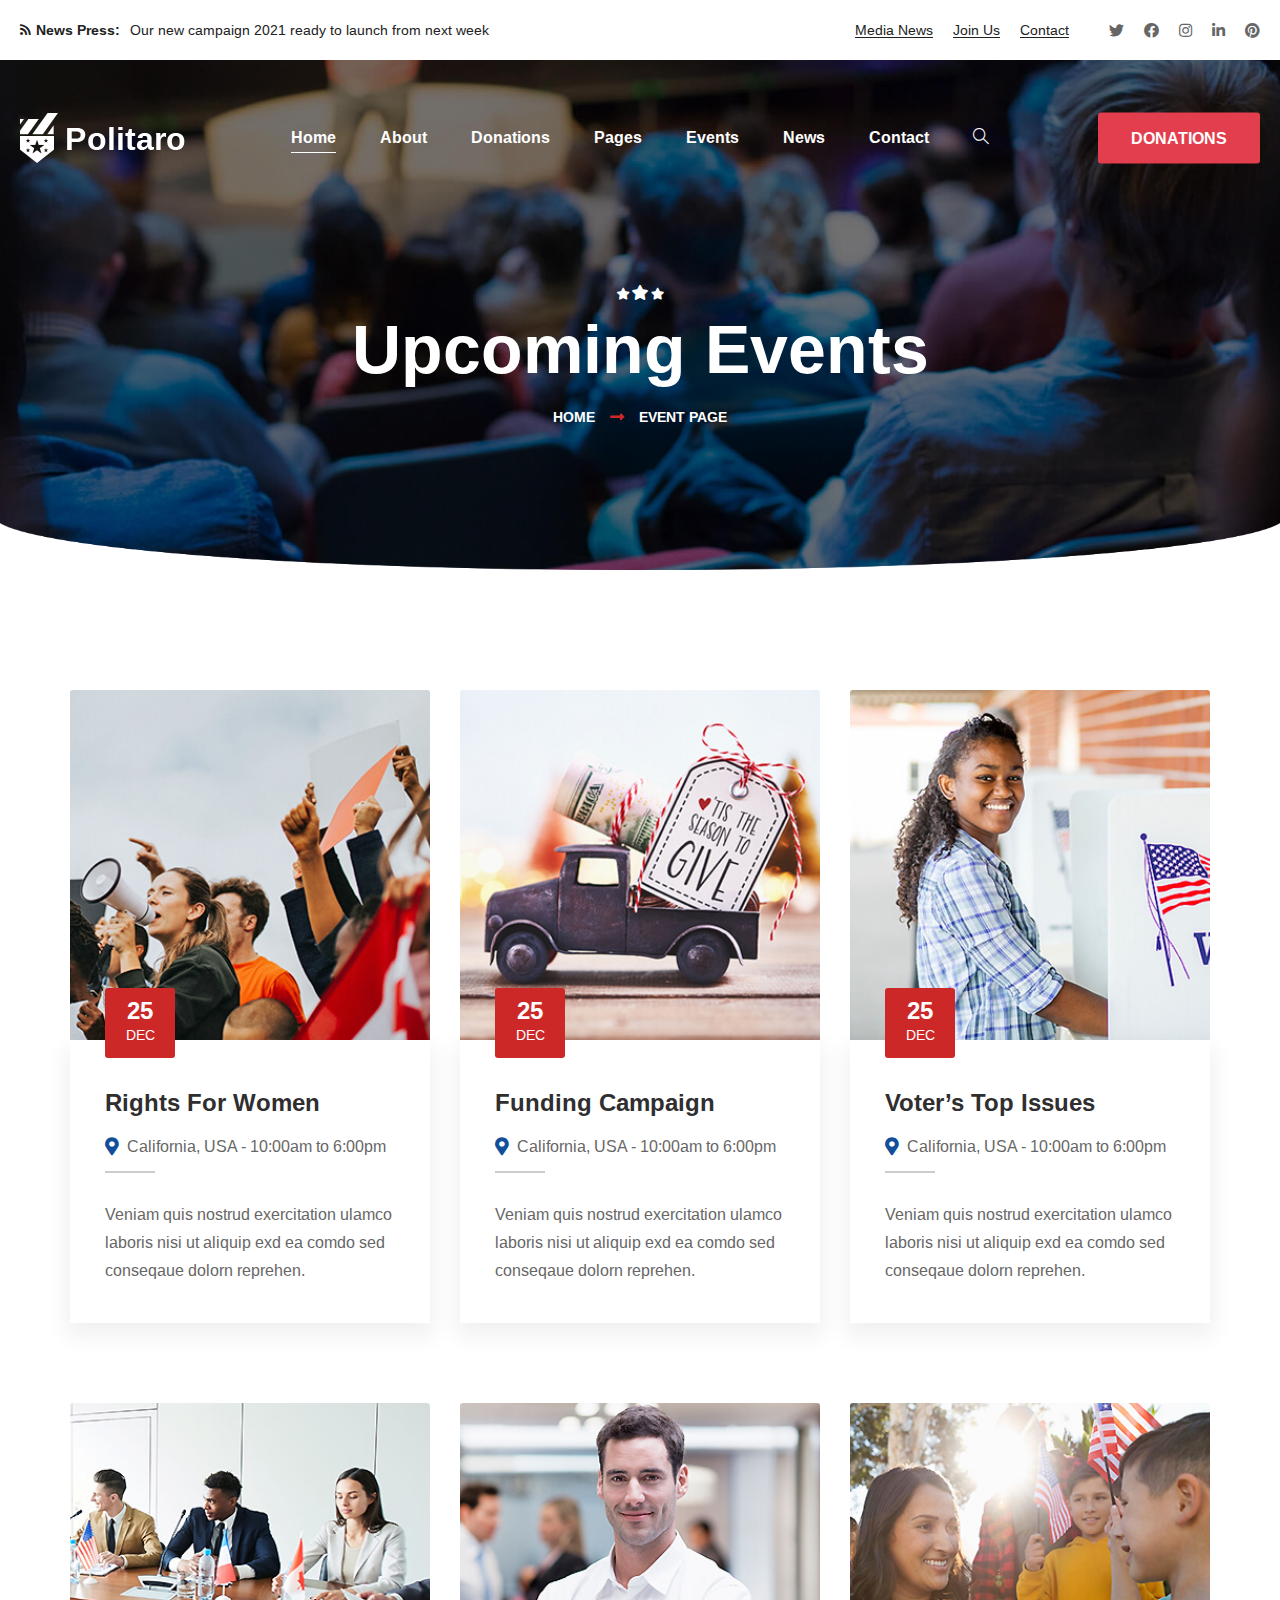
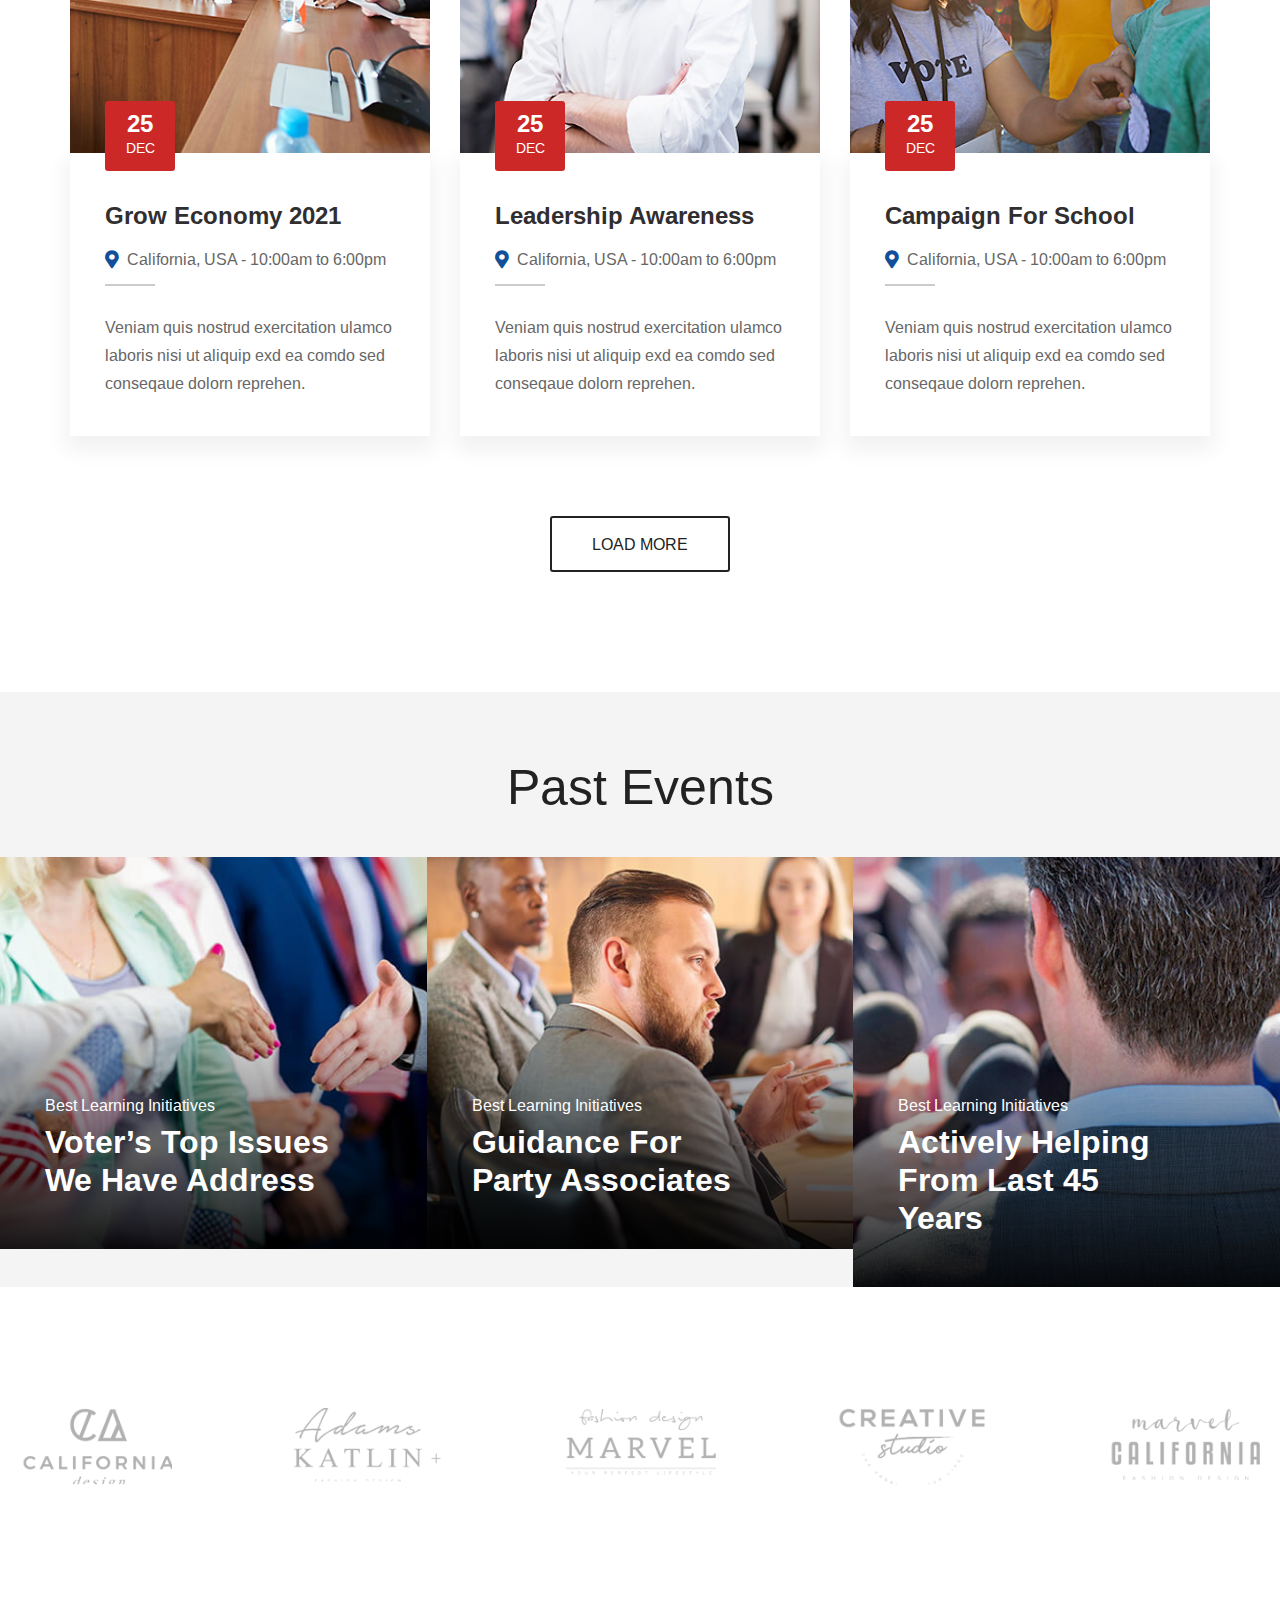
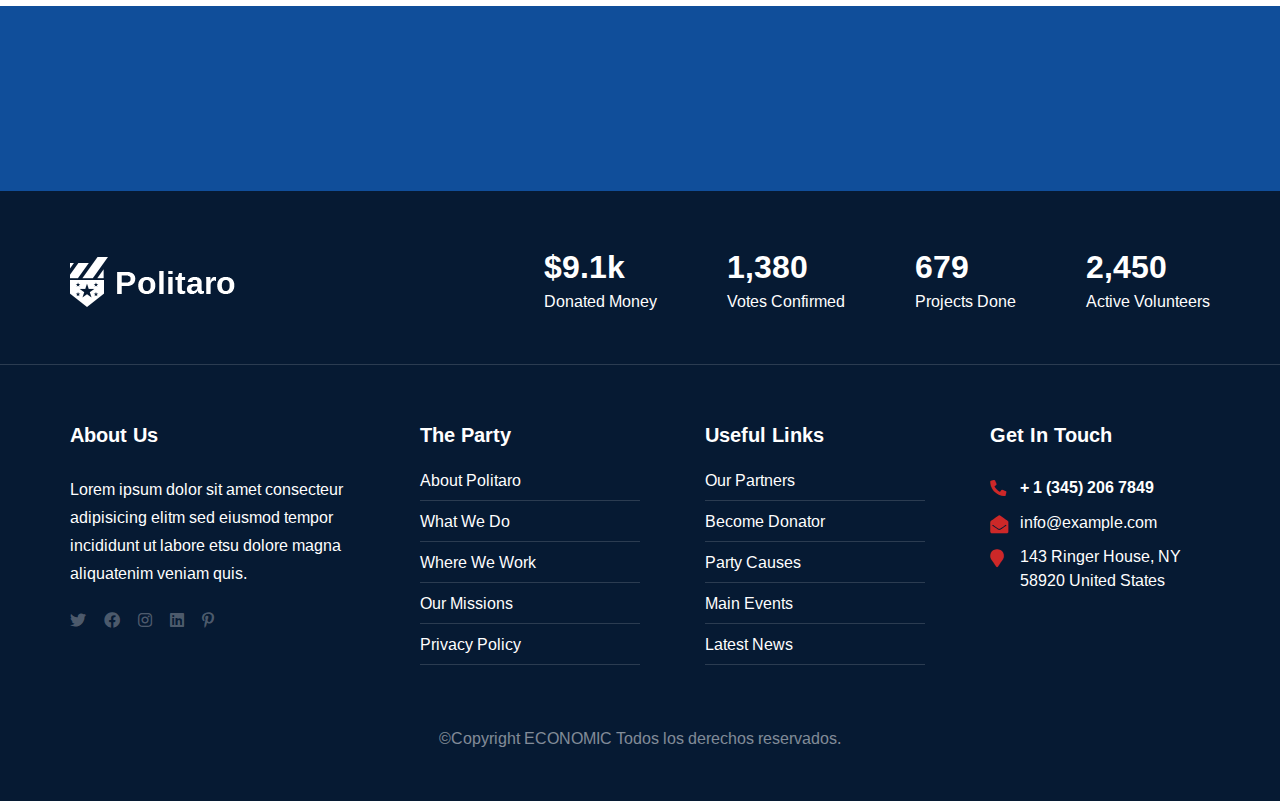
<file: template/event-1.html>
<!DOCTYPE html>
<html lang="en">

<head>
    <meta charset="UTF-8">
    <meta name="viewport" content="width=device-width, initial-scale=1.0">
    <meta http-equiv="X-UA-Compatible" content="ie=edge">
    <title>Event 01 Page || Politaro || Responsive HTML Template</title>
    <link rel="apple-touch-icon" sizes="180x180" href="assets/images/favicon/apple-touch-icon.png">
    <link rel="icon" type="image/png" sizes="32x32" href="assets/images/favicon/favicon-32x32.png">
    <link rel="icon" type="image/png" sizes="16x16" href="assets/images/favicon/favicon-16x16.png">
    <!-- For Window Tab Color -->
    <!-- Chrome, Firefox OS and Opera -->
    <meta name="theme-color" content="#cd2828">
    <!-- Windows Phone -->
    <meta name="msapplication-navbutton-color" content="#cd2828">
    <!-- iOS Safari -->
    <meta name="apple-mobile-web-app-status-bar-style" content="#cd2828">
    <link href="https://fonts.googleapis.com/css?family=Arimo:400,400i,700,700i%7CMerriweather:400i&amp;display=swap" rel="stylesheet">

    <!-- plugins styles -->
    <link rel="stylesheet" href="assets/css/animate.css">
    <link rel="stylesheet" href="assets/css/bootstrap.min.css">
    <link rel="stylesheet" href="assets/css/bootstrap-datepicker.min.css">
    <link rel="stylesheet" href="assets/css/bootstrap-select.min.css">
    <link rel="stylesheet" href="assets/css/hover-min.css">
    <link rel="stylesheet" href="assets/css/magnific-popup.css">
    <link rel="stylesheet" href="assets/css/owl.carousel.min.css">
    <link rel="stylesheet" href="assets/css/owl.theme.default.min.css">
    <link rel="stylesheet" href="assets/css/nouislider.css">
    <link rel="stylesheet" href="assets/css/nouislider.pips.css">
    <link rel="stylesheet" href="assets/css/jquery.bootstrap-touchspin.min.css">
    <link rel="stylesheet" href="assets/css/jquery.mCustomScrollbar.min.css">

    <!-- icon styles -->
    <link rel="stylesheet" type="text/css" href="assets/css/politaro-icons.css">
    <link rel="stylesheet" type="text/css" href="assets/css/simple-line-icons.css">
    <link rel="stylesheet" type="text/css" href="assets/css/fontawesome-all.min.css">

    <!-- main styles -->
    <link rel="stylesheet" href="assets/css/style.css">
    <link rel="stylesheet" href="assets/css/responsive.css">
</head>

<body>
    <div class="preloader" style="background-image: url(assets/images/resources/preloader.svg);"></div><!-- /.preloader -->
    <div class="page-wrapper">
        <div class="site-header__header-one-wrapper">
            <div class="topbar-one">
                <div class="container">
                    <div class="topbar-one__left">
                        <p><i class="fa fa-rss"></i> <span>News Press:</span> Our new campaign 2021 ready to launch from next week </p>
                    </div><!-- /.topbar-one__left -->
                    <div class="topbar-one__right">
                        <a href="blog-grid.html">Media News</a>
                        <a href="contact.html">Join Us</a>
                        <a href="contact.html">Contact</a>
                        <div class="topbar-one__social">
                            <a href="#"><i class="fab fa-twitter"></i></a>
                            <a href="#"><i class="fab fa-facebook"></i></a>
                            <a href="#"><i class="fab fa-instagram"></i></a>
                            <a href="#"><i class="fab fa-linkedin-in"></i></a>
                            <a href="#"><i class="fab fa-pinterest"></i></a>
                        </div><!-- /.topbar-one__social -->
                    </div><!-- /.topbar-one__right -->
                </div><!-- /.container -->
            </div><!-- /.topbar-one -->
            <header class="site-header site-header__header-one  ">
                <nav class="navbar navbar-expand-lg navbar-light header-navigation stricky">
                    <div class="container clearfix">
                        <!-- Brand and toggle get grouped for better mobile display -->
                        <div class="logo-box">
                            <a class="navbar-brand" href="index.html">
                                <img src="assets/images/resources/logo-light-1-1.svg" class="main-logo" alt="Awesome Image" />
                            </a>
                            <button class="menu-toggler side-menu__toggler">
                                <span class="fa fa-bars"></span>
                            </button>
                        </div><!-- /.logo-box -->
                        <!-- Collect the nav links, forms, and other content for toggling -->
                        <div class="main-navigation main-nav__main-navigation">
                            <ul class=" navigation-box ">
                                <li class="current dropdown">
                                    <a href="index.html">Home</a>
                                    <ul>
                                        <li><a href="index.html">Home One</a></li>
                                        <li><a href="index-2.html">Home Two</a></li>
                                        <li><a href="index-rtl.html">Home RTL</a></li>
                                        <li class="dropdown"><a href="index.html">Header Styles</a>
                                            <ul>
                                                <li><a href="index.html">header One</a></li>
                                                <li><a href="index-2.html">header Two</a></li>
                                            </ul><!-- /.submenu -->
                                        </li>
                                    </ul><!-- /.submenu -->
                                </li>
                                <li class="dropdown">
                                    <a href="about-us.html">About</a>
                                    <ul>
                                        <li><a href="about-us.html">About Us</a></li>
                                        <li><a href="about-me.html">About Me</a></li>
                                    </ul><!-- /.submenu -->
                                </li>
                                <li>
                                    <a href="contact.html">Donations</a>
                                </li>

                                <li class="dropdown">
                                    <a href="#">Pages</a>
                                    <ul>
                                        <li><a href="team-member.html">Team</a></li>
                                        <li><a href="service-1.html">Services</a></li>
                                    </ul><!-- /.submenu -->
                                </li>

                                <li class="dropdown">
                                    <a href="event-1.html">Events</a>
                                    <ul>
                                        <li><a href="event-1.html">Event 01</a></li>
                                        <li><a href="event-2.html">Event 02</a></li>
                                    </ul><!-- /.submenu -->
                                </li>
                                <li class="dropdown">
                                    <a href="blog-classic.html">News</a>
                                    <ul>
                                        <li><a href="blog-classic.html">News Classic</a></li>
                                        <li><a href="blog-grid.html">News Grid</a></li>
                                        <li><a href="blog-post.html">News Details</a></li>
                                    </ul><!-- /.submenu -->
                                </li>
                                <li>
                                    <a href="contact.html">Contact</a>
                                </li>
                                <li class="header__search search-popup__toggler">
                                    <a href="#"><i class="icon-magnifier"></i></a>
                                </li>
                            </ul>
                        </div><!-- /.navbar-collapse -->
                        <div class="right-side-box">
                            <a href="contact.html" class="thm-btn header-donation__btn">Donations</a>
                        </div><!-- /.right-side-box -->
                    </div>
                    <!-- /.container -->
                </nav>
            </header><!-- /.site-header -->
        </div><!-- /.site-header__header-one-wrapper -->
        <section class="inner-banner" style="background-image: url(assets/images/backgrounds/inner-banner-event-bg.jpg);">
            <div class="container text-center">
                <i class="inner-banner__icon politaro-icon-star-2"></i>
                <h2 class="inner-banner__title">Upcoming Events</h2><!-- /.inner-banner__title -->
                <ul class="list-unstyled thm-breadcrumb">
                    <li><a href="index.html">Home</a></li>
                    <li>Event Page</li>
                </ul><!-- /.thm-breadcrumb -->
            </div><!-- /.container -->
        </section><!-- /.inner-banner -->

        <section class="event-three">
            <div class="container">
                <div class="row">
                    <div class="col-lg-4 col-md-6 col-sm-12">
                        <div class="event-three__single">
                            <div class="event-three__image">
                                <img src="assets/images/event/event-3-1.jpg" alt="">
                                <a href="event-1.html"><i class="fa fa-long-arrow-alt-right"></i></a>
                            </div><!-- /.event-three__image -->
                            <div class="event-three__content">
                                <div class="event-three__date">
                                    25 <span>dec</span>
                                </div><!-- /.event-three__date -->
                                <h3><a href="#">Rights For Women</a></h3>
                                <div class="event-three__location">
                                    <i class="fas fa-map-marker-alt"></i>
                                    California, USA - 10:00am to 6:00pm
                                </div><!-- /.event-three__location -->
                                <div class="event-three__text">
                                    <p>Veniam quis nostrud exercitation ulamco
                                        laboris nisi ut aliquip exd ea comdo sed
                                        conseqaue dolorn reprehen.</p>
                                </div><!-- /.event-three__text -->
                            </div><!-- /.event-three__content -->
                        </div><!-- /.event-three__single -->
                    </div><!-- /.col-lg-4 col-md-6 col-sm-12 -->
                    <div class="col-lg-4 col-md-6 col-sm-12">
                        <div class="event-three__single">
                            <div class="event-three__image">
                                <img src="assets/images/event/event-3-2.jpg" alt="">
                                <a href="event-1.html"><i class="fa fa-long-arrow-alt-right"></i></a>
                            </div><!-- /.event-three__image -->
                            <div class="event-three__content">
                                <div class="event-three__date">
                                    25 <span>dec</span>
                                </div><!-- /.event-three__date -->
                                <h3><a href="#">Funding Campaign</a></h3>
                                <div class="event-three__location">
                                    <i class="fas fa-map-marker-alt"></i>
                                    California, USA - 10:00am to 6:00pm
                                </div><!-- /.event-three__location -->
                                <div class="event-three__text">
                                    <p>Veniam quis nostrud exercitation ulamco
                                        laboris nisi ut aliquip exd ea comdo sed
                                        conseqaue dolorn reprehen.</p>
                                </div><!-- /.event-three__text -->
                            </div><!-- /.event-three__content -->
                        </div><!-- /.event-three__single -->
                    </div><!-- /.col-lg-4 col-md-6 col-sm-12 -->
                    <div class="col-lg-4 col-md-6 col-sm-12">
                        <div class="event-three__single">
                            <div class="event-three__image">
                                <img src="assets/images/event/event-3-3.jpg" alt="">
                                <a href="event-1.html"><i class="fa fa-long-arrow-alt-right"></i></a>
                            </div><!-- /.event-three__image -->
                            <div class="event-three__content">
                                <div class="event-three__date">
                                    25 <span>dec</span>
                                </div><!-- /.event-three__date -->
                                <h3><a href="#">Voter’s Top Issues</a></h3>
                                <div class="event-three__location">
                                    <i class="fas fa-map-marker-alt"></i>
                                    California, USA - 10:00am to 6:00pm
                                </div><!-- /.event-three__location -->
                                <div class="event-three__text">
                                    <p>Veniam quis nostrud exercitation ulamco
                                        laboris nisi ut aliquip exd ea comdo sed
                                        conseqaue dolorn reprehen.</p>
                                </div><!-- /.event-three__text -->
                            </div><!-- /.event-three__content -->
                        </div><!-- /.event-three__single -->
                    </div><!-- /.col-lg-4 col-md-6 col-sm-12 -->
                    <div class="col-lg-4 col-md-6 col-sm-12">
                        <div class="event-three__single">
                            <div class="event-three__image">
                                <img src="assets/images/event/event-3-4.jpg" alt="">
                                <a href="event-1.html"><i class="fa fa-long-arrow-alt-right"></i></a>
                            </div><!-- /.event-three__image -->
                            <div class="event-three__content">
                                <div class="event-three__date">
                                    25 <span>dec</span>
                                </div><!-- /.event-three__date -->
                                <h3><a href="#">Grow Economy 2021</a></h3>
                                <div class="event-three__location">
                                    <i class="fas fa-map-marker-alt"></i>
                                    California, USA - 10:00am to 6:00pm
                                </div><!-- /.event-three__location -->
                                <div class="event-three__text">
                                    <p>Veniam quis nostrud exercitation ulamco
                                        laboris nisi ut aliquip exd ea comdo sed
                                        conseqaue dolorn reprehen.</p>
                                </div><!-- /.event-three__text -->
                            </div><!-- /.event-three__content -->
                        </div><!-- /.event-three__single -->
                    </div><!-- /.col-lg-4 col-md-6 col-sm-12 -->
                    <div class="col-lg-4 col-md-6 col-sm-12">
                        <div class="event-three__single">
                            <div class="event-three__image">
                                <img src="assets/images/event/event-3-5.jpg" alt="">
                                <a href="event-1.html"><i class="fa fa-long-arrow-alt-right"></i></a>
                            </div><!-- /.event-three__image -->
                            <div class="event-three__content">
                                <div class="event-three__date">
                                    25 <span>dec</span>
                                </div><!-- /.event-three__date -->
                                <h3><a href="#">Leadership Awareness</a></h3>
                                <div class="event-three__location">
                                    <i class="fas fa-map-marker-alt"></i>
                                    California, USA - 10:00am to 6:00pm
                                </div><!-- /.event-three__location -->
                                <div class="event-three__text">
                                    <p>Veniam quis nostrud exercitation ulamco
                                        laboris nisi ut aliquip exd ea comdo sed
                                        conseqaue dolorn reprehen.</p>
                                </div><!-- /.event-three__text -->
                            </div><!-- /.event-three__content -->
                        </div><!-- /.event-three__single -->
                    </div><!-- /.col-lg-4 col-md-6 col-sm-12 -->
                    <div class="col-lg-4 col-md-6 col-sm-12">
                        <div class="event-three__single">
                            <div class="event-three__image">
                                <img src="assets/images/event/event-3-6.jpg" alt="">
                                <a href="event-1.html"><i class="fa fa-long-arrow-alt-right"></i></a>
                            </div><!-- /.event-three__image -->
                            <div class="event-three__content">
                                <div class="event-three__date">
                                    25 <span>dec</span>
                                </div><!-- /.event-three__date -->
                                <h3><a href="#">Campaign For School</a></h3>
                                <div class="event-three__location">
                                    <i class="fas fa-map-marker-alt"></i>
                                    California, USA - 10:00am to 6:00pm
                                </div><!-- /.event-three__location -->
                                <div class="event-three__text">
                                    <p>Veniam quis nostrud exercitation ulamco
                                        laboris nisi ut aliquip exd ea comdo sed
                                        conseqaue dolorn reprehen.</p>
                                </div><!-- /.event-three__text -->
                            </div><!-- /.event-three__content -->
                        </div><!-- /.event-three__single -->
                    </div><!-- /.col-lg-4 col-md-6 col-sm-12 -->
                </div><!-- /.row -->
                <div class="text-center">
                    <a href="#" class="thm-btn blog-one__load-btn event-three__more-btn">load more</a><!-- /.thm-btn event-three__more-btn -->
                </div><!-- /.text-center -->
            </div><!-- /.container -->
        </section><!-- /.event-three -->

        <section class="event-one event-one__event-page">
            <div class="container-fluid">
                <div class="block-title text-center">
                    <h3>Past Events</h3>
                </div><!-- /.block-title -->
                <div class="row no-gutters">
                    <div class="col-lg-4">
                        <div class="event-one__single" style="background-image: url(assets/images/event/event-1-1.jpg);">
                            <div class="event-one__content">
                                <p>Best Learning Initiatives</p>
                                <h3><a href="event-2.html">Voter’s Top Issues We
                                        Have Address</a></h3>
                            </div><!-- /.event-one__content -->
                        </div><!-- /.event-one__single -->
                    </div><!-- /.col-lg-4 -->
                    <div class="col-lg-4">
                        <div class="event-one__single" style="background-image: url(assets/images/event/event-1-2.jpg);">
                            <div class="event-one__content">
                                <p>Best Learning Initiatives</p>
                                <h3><a href="event-2.html">Guidance For Party
                                        Associates</a></h3>
                            </div><!-- /.event-one__content -->
                        </div><!-- /.event-one__single -->
                    </div><!-- /.col-lg-4 -->
                    <div class="col-lg-4">
                        <div class="event-one__single" style="background-image: url(assets/images/event/event-1-3.jpg);">
                            <div class="event-one__content">
                                <p>Best Learning Initiatives</p>
                                <h3><a href="event-2.html">Actively Helping From Last 45 Years</a></h3>
                            </div><!-- /.event-one__content -->
                        </div><!-- /.event-one__single -->
                    </div><!-- /.col-lg-4 -->
                </div><!-- /.row no-gutters -->
            </div><!-- /.container -->
        </section><!-- /.event-one -->


        <section class="brand-one brand-one__event-one">
            <div class="container">
                <div class="thm__owl-carousel owl-carousel owl-theme" data-options='{"loop": true, "margin": 120, "nav": false, "dots": false, "autoWidth": false, "autoplay": true, "smartSpeed": 700, "autoplayTimeout": 5000, "autoplayHoverPause": true, "responsive": {"0": {"items": 2, "margin": 30 }, "480": {"items": 2, "margin": 20 }, "600": {"items": 3, "margin": 50 }, "991": {"items": 4 }, "1000": {"items": 5 }, "1200": {"items": 5 } } }'>
                    <div class="item">
                        <img src="assets/images/brand/brand-1-1.png" alt="Awesome Image" />
                    </div><!-- /.item -->
                    <div class="item">
                        <img src="assets/images/brand/brand-1-2.png" alt="Awesome Image" />
                    </div><!-- /.item -->
                    <div class="item">
                        <img src="assets/images/brand/brand-1-3.png" alt="Awesome Image" />
                    </div><!-- /.item -->
                    <div class="item">
                        <img src="assets/images/brand/brand-1-4.png" alt="Awesome Image" />
                    </div><!-- /.item -->
                    <div class="item">
                        <img src="assets/images/brand/brand-1-5.png" alt="Awesome Image" />
                    </div><!-- /.item -->
                    <div class="item">
                        <img src="assets/images/brand/brand-1-1.png" alt="Awesome Image" />
                    </div><!-- /.item -->
                    <div class="item">
                        <img src="assets/images/brand/brand-1-2.png" alt="Awesome Image" />
                    </div><!-- /.item -->
                    <div class="item">
                        <img src="assets/images/brand/brand-1-3.png" alt="Awesome Image" />
                    </div><!-- /.item -->
                    <div class="item">
                        <img src="assets/images/brand/brand-1-4.png" alt="Awesome Image" />
                    </div><!-- /.item -->
                    <div class="item">
                        <img src="assets/images/brand/brand-1-5.png" alt="Awesome Image" />
                    </div><!-- /.item -->
                </div><!-- /.brand-one__carousel owl-carousel owl-theme -->
            </div><!-- /.container -->
        </section><!-- /.brand-one -->

        <section class="mailchimp-one site-footer__style-two">
            <div class="container text-center">
                <div class="inner-container wow fadeInUp" data-wow-duration="1500ms">
                    <div class="mailchimp-one__block-title">
                        <p>Get The Latest Updates</p>
                        <h3>Signup For Newsletter</h3>
                    </div><!-- /.mailchimp-one__block-title -->
                    <form action="#" class="mailchimp-one__form mc-form" data-url="https://xyz.us18.list-manage.com/subscribe/post?u=20e91746ef818cd941998c598&amp;id=cc0ee8140e">
                        <input type="email" id="mc-email" placeholder="Enter Your Email...." name="email">
                        <button type="submit" class="thm-btn">subscribe</button>
                    </form><!-- /.mailchimp-one__form -->
                </div><!-- /.inner-container -->
                <div class="mc-form__response"></div><!-- /.mc-form__response -->
            </div><!-- /.container -->
        </section><!-- /.mailchimp-one -->

        <section class="site-footer__wrapper site-footer__style-two">
            <div class="site-footer__upper">
                <div class="container">
                    <div class="site-footer__logo">
                        <a href="index.html"><img src="assets/images/resources/logo-light-1-1.svg" alt="Awesome Image" /></a>
                    </div><!-- /.site-footer__logo -->
                    <div class="site-footer__counter">
                        <div class="site-footer__counter-single">
                            <h3>$<span class="counter">9.1</span>k</h3><!-- /.counter -->
                            <p>Donated Money</p>
                        </div><!-- /.site-footer__counter-single -->
                        <div class="site-footer__counter-single">
                            <h3 class="counter">1,380</h3><!-- /.counter -->
                            <p>Votes Confirmed</p>
                        </div><!-- /.site-footer__counter-single -->
                        <div class="site-footer__counter-single">
                            <h3 class="counter">679</h3><!-- /.counter -->
                            <p>Projects Done</p>
                        </div><!-- /.site-footer__counter-single -->
                        <div class="site-footer__counter-single">
                            <h3 class="counter">2,450</h3><!-- /.counter -->
                            <p>Active Volunteers</p>
                        </div><!-- /.site-footer__counter-single -->
                    </div><!-- /.site-footer__counter -->
                </div><!-- /.container -->
            </div><!-- /.site-footer__upper -->
            <footer class="site-footer">
                <div class="container">
                    <div class="row no-gutters">
                        <div class="col-lg-3 col-md-6">
                            <div class="footer-widget">
                                <h3 class="footer-widget__title">About Us</h3><!-- /.footer-widget__title -->
                                <p>Lorem ipsum dolor sit amet consecteur adipisicing elitm sed eiusmod tempor incididunt ut labore etsu dolore magna aliquatenim veniam quis.</p>
                                <div class="footer-widget__social">
                                    <a href="#"><i class="fab fa-twitter"></i></a>
                                    <a href="#"><i class="fab fa-facebook"></i></a>
                                    <a href="#"><i class="fab fa-instagram"></i></a>
                                    <a href="#"><i class="fab fa-linkedin"></i></a>
                                    <a href="#"><i class="fab fa-pinterest-p"></i></a>
                                </div><!-- /.footer-widget__social -->
                            </div><!-- /.footer-widget -->
                        </div><!-- /.col-lg-3 -->
                        <div class="col-lg-3 col-md-6">
                            <div class="footer-widget footer-widget__links-widget">
                                <h3 class="footer-widget__title">The Party</h3><!-- /.footer-widget__title -->
                                <ul class="footer-widget__links list-unstyled">
                                    <li><a href="about-us.html">About Politaro</a></li>
                                    <li><a href="service-1.html">What We Do</a></li>
                                    <li><a href="about-us.html">Where We Work</a></li>
                                    <li><a href="about-us.html">Our Missions</a></li>
                                    <li><a href="about-us.html">Privacy Policy</a></li>
                                </ul><!-- /.footer-widget__links -->
                            </div><!-- /.footer-widget -->
                        </div><!-- /.col-lg-3 -->
                        <div class="col-lg-3 col-md-6">
                            <div class="footer-widget footer-widget__links-widget">
                                <h3 class="footer-widget__title">Useful Links</h3><!-- /.footer-widget__title -->
                                <ul class="footer-widget__links list-unstyled">
                                    <li><a href="about-us.html">Our Partners</a></li>
                                    <li><a href="about-us.html">Become Donator</a></li>
                                    <li><a href="about-us.html">Party Causes</a></li>
                                    <li><a href="event-1.html">Main Events</a></li>
                                    <li><a href="blog-classic.html">Latest News</a></li>
                                </ul><!-- /.footer-widget__links -->
                            </div><!-- /.footer-widget -->
                        </div><!-- /.col-lg-3 -->
                        <div class="col-lg-3 col-md-6">
                            <div class="footer-widget footer-widget__contact-widget">
                                <h3 class="footer-widget__title">Get In Touch</h3><!-- /.footer-widget__title -->
                                <ul class="footer-widget__contact-info list-unstyled">
                                    <li>
                                        <i class="fa fa-phone-alt"></i>
                                        <strong><a href="tel:+1-345-206-7849">+ 1 (345) 206 7849</a></strong>
                                    </li>
                                    <li>
                                        <i class="fa fa-envelope-open"></i>
                                        <a href="mailto:info@example.com">info@example.com</a>
                                    </li>
                                    <li>
                                        <i class="fa fa-map-marker"></i>
                                        143 Ringer House, NY <br> 58920 United States
                                    </li>
                                </ul><!-- /.footer-widget__contact-info -->
                            </div><!-- /.footer-widget -->
                        </div><!-- /.col-lg-3 -->
                    </div><!-- /.row -->
                </div><!-- /.container -->
            </footer><!-- /.site-footer -->
            <div class="site-footer__bottom">
                <div class="container text-center">
                    <p>©Copyright ECONOMIC Todos los derechos reservados.</p>
                </div><!-- /.container -->
            </div><!-- /.site-footer__bottom -->
        </section><!-- /.site-footer__wrapper -->
    </div><!-- /.page-wrapper -->
    <div class="side-menu__block">

        <a href="#" class="side-menu__toggler side-menu__close-btn">
            <i class="fa fa-times"></i>
        </a>

        <div class="side-menu__block-overlay custom-cursor__overlay">
            <div class="cursor"></div>
            <div class="cursor-follower"></div>
        </div><!-- /.side-menu__block-overlay -->
        <div class="side-menu__block-inner ">

            <a href="index.html" class="side-menu__logo"><img src="assets/images/resources/logo-light-1-1.svg" alt="Awesome Image" /></a>
            <nav class="mobile-nav__container">
                <!-- content is loading via js -->
            </nav>
            <p class="side-menu__block__copy">©Copyright ECONOMIC Todos los derechos reservados.</p>
            <div class="side-menu__social">
                <!-- only fontawesome's brand icon -->
                <a href="#"><i class="fa fa-facebook-f"></i></a>
                <a href="#"><i class="fa fa-linkedin-in"></i></a>
                <a href="#"><i class="fa fa-twitter"></i></a>
                <a href="#"><i class="fa fa-instagram"></i></a>
                <a href="#"><i class="fa fa-pinterest-p"></i></a>
            </div>
        </div><!-- /.side-menu__block-inner -->
    </div><!-- /.side-menu__block -->
    <div class="search-popup">
        <div class="search-popup__overlay custom-cursor__overlay">
            <div class="cursor"></div>
            <div class="cursor-follower"></div>
        </div><!-- /.search-popup__overlay -->
        <div class="search-popup__inner">
            <form action="#" class="search-popup__form">
                <input type="text" name="search" placeholder="Type here to Search....">
                <button type="submit"><i class="fa fa-search"></i></button>
            </form>
        </div><!-- /.search-popup__inner -->
    </div><!-- /.search-popup -->
    <a href="#" data-target="html" class="scroll-to-target scroll-to-top"><i class="fa fa-angle-up"></i></a>
    <script src="assets/js/jquery.min.js"></script>
    <script src="assets/js/bootstrap.bundle.min.js"></script>
    <script src="assets/js/bootstrap-datepicker.min.js"></script>
    <script src="assets/js/bootstrap-select.min.js"></script>
    <script src="assets/js/isotope.js"></script>
    <script src="assets/js/jquery.counterup.min.js"></script>
    <script src="assets/js/jquery.magnific-popup.min.js"></script>
    <script src="assets/js/jquery.validate.min.js"></script>
    <script src="assets/js/owl.carousel.min.js"></script>
    <script src="assets/js/TweenMax.min.js"></script>
    <script src="assets/js/jquery.enllax.min.js"></script>
    <script src="assets/js/waypoints.min.js"></script>
    <script src="assets/js/wow.min.js"></script>
    <script src="assets/js/jquery.mCustomScrollbar.concat.min.js"></script>
    <script src="assets/js/circle-progress.min.js"></script>
    <script src="assets/js/countdown.min.js"></script>
    <script src="assets/js/jquery.ajaxchimp.min.js"></script>

    <script src="assets/js/nouislider.js"></script>
    <script src="assets/js/jquery.bootstrap-touchspin.min.js"></script>
    <script src="assets/js/theme.js"></script>
</body>


</html>
</file>
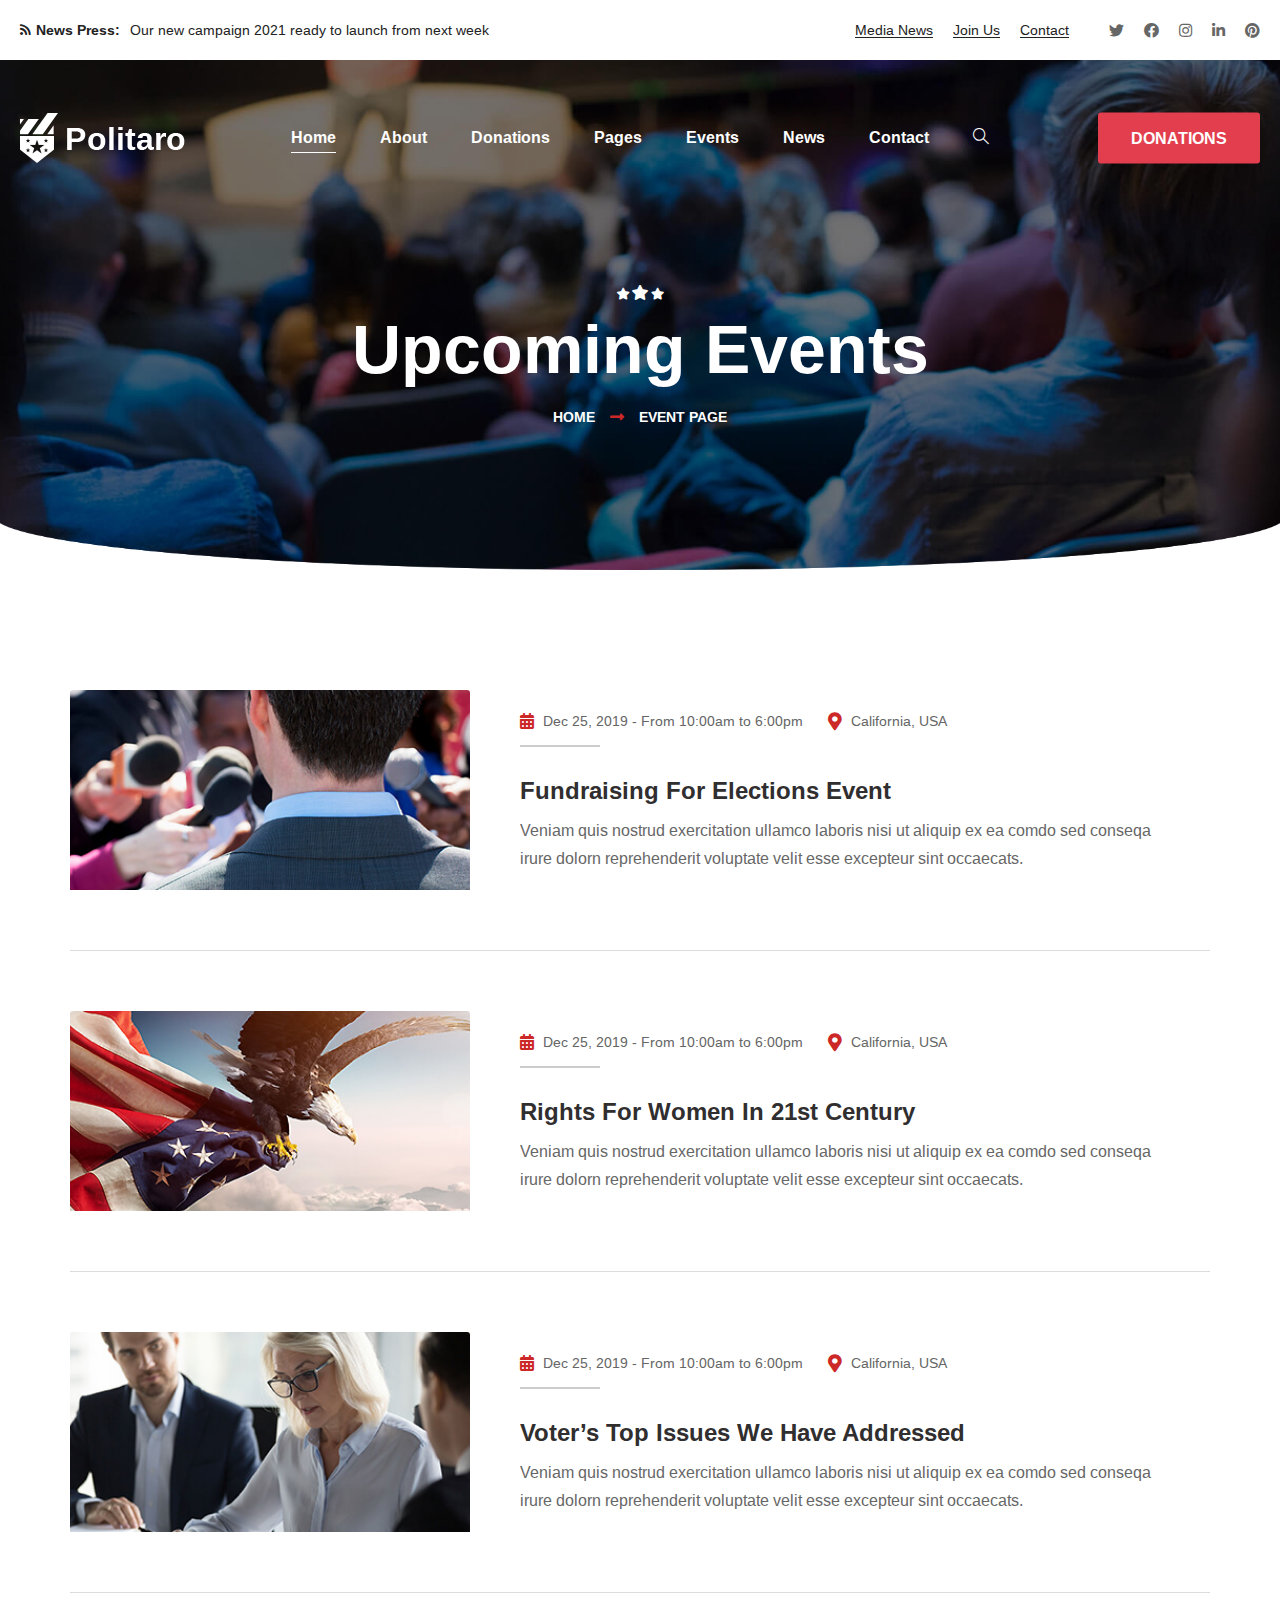
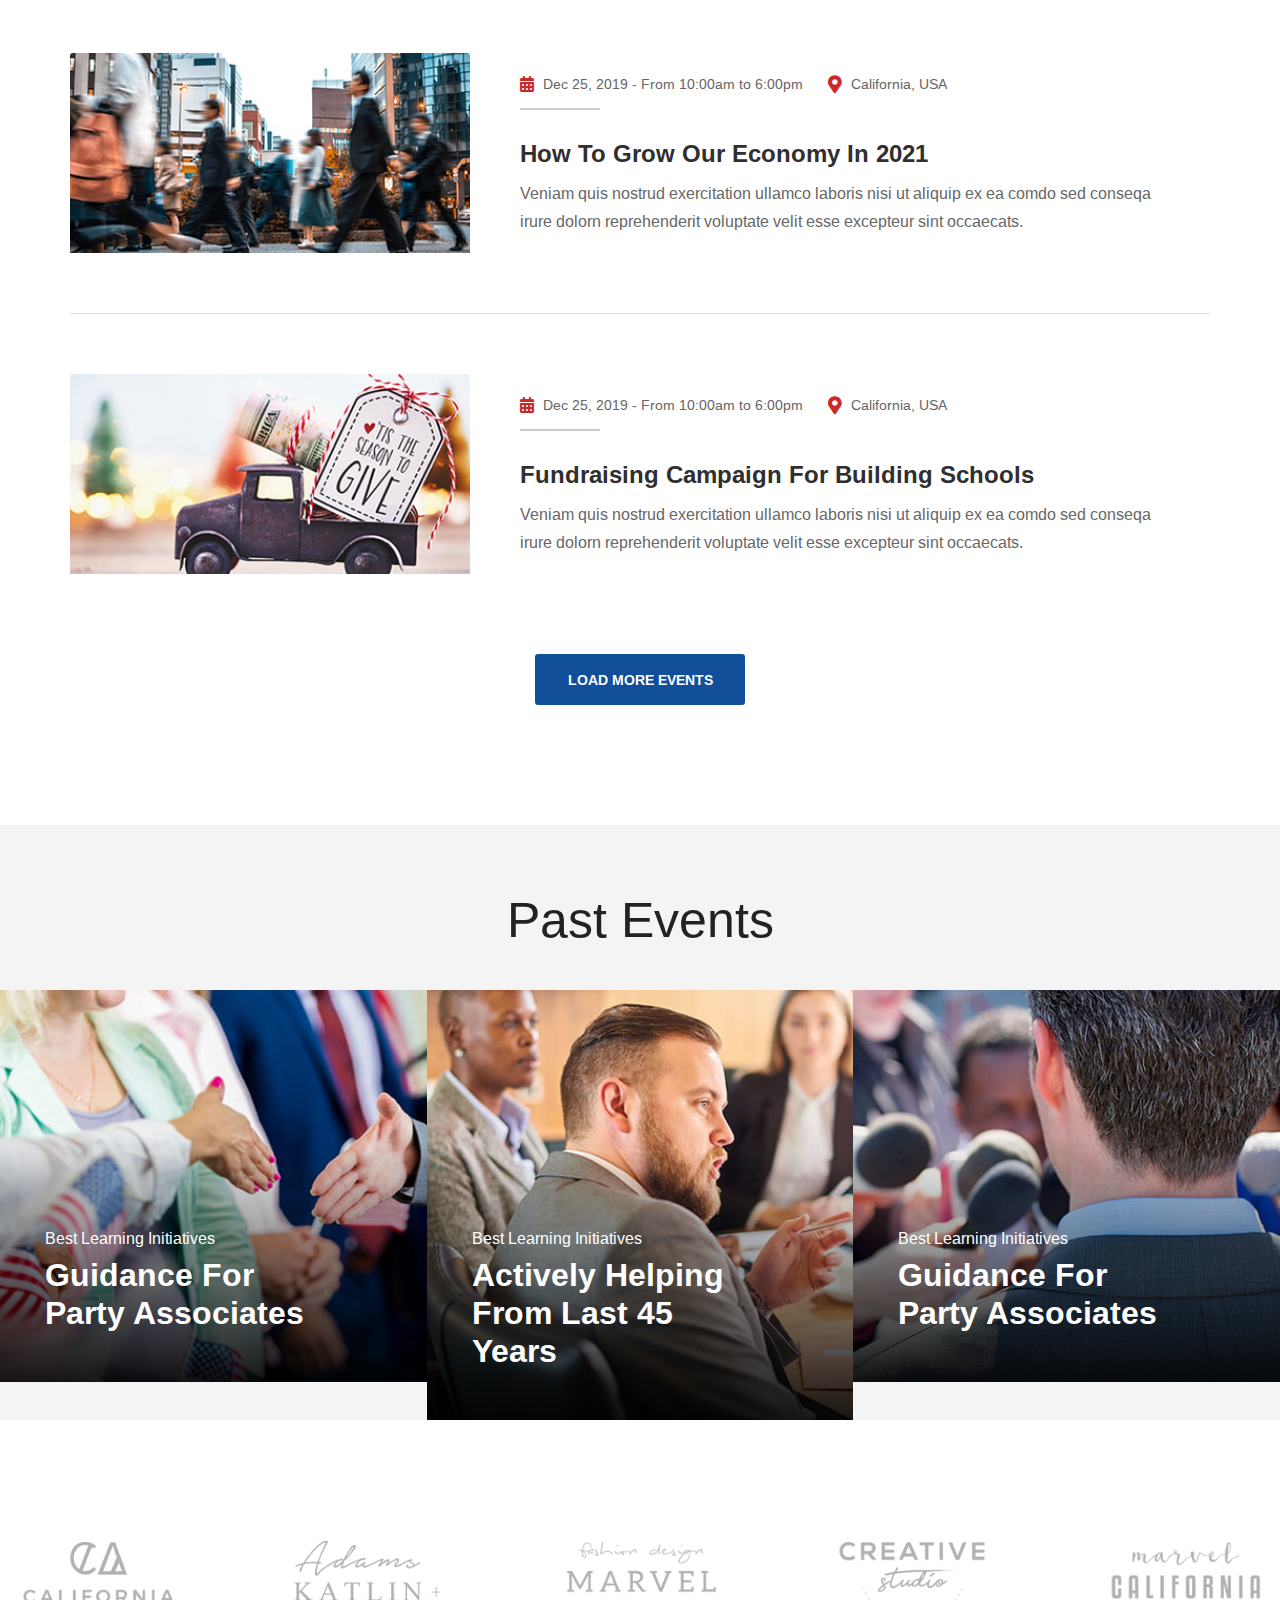
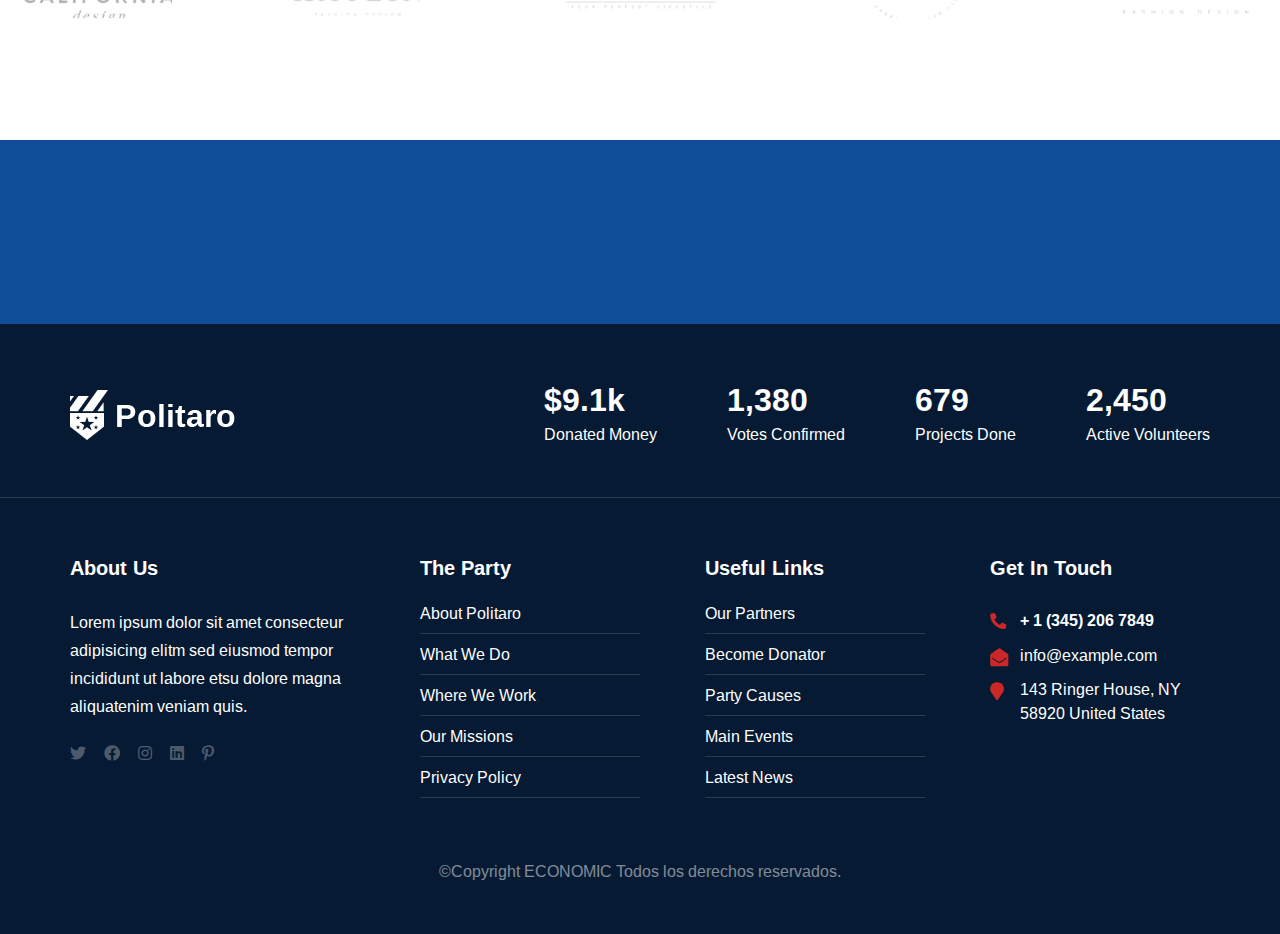
<file: template/event-2.html>
<!DOCTYPE html>
<html lang="en">

<head>
    <meta charset="UTF-8">
    <meta name="viewport" content="width=device-width, initial-scale=1.0">
    <meta http-equiv="X-UA-Compatible" content="ie=edge">
    <title>Event 02 Page || Politaro || Responsive HTML Template</title>
    <link rel="apple-touch-icon" sizes="180x180" href="assets/images/favicon/apple-touch-icon.png">
    <link rel="icon" type="image/png" sizes="32x32" href="assets/images/favicon/favicon-32x32.png">
    <link rel="icon" type="image/png" sizes="16x16" href="assets/images/favicon/favicon-16x16.png">
    <!-- For Window Tab Color -->
    <!-- Chrome, Firefox OS and Opera -->
    <meta name="theme-color" content="#cd2828">
    <!-- Windows Phone -->
    <meta name="msapplication-navbutton-color" content="#cd2828">
    <!-- iOS Safari -->
    <meta name="apple-mobile-web-app-status-bar-style" content="#cd2828">
    <link href="https://fonts.googleapis.com/css?family=Arimo:400,400i,700,700i%7CMerriweather:400i&amp;display=swap" rel="stylesheet">

    <!-- plugins styles -->
    <link rel="stylesheet" href="assets/css/animate.css">
    <link rel="stylesheet" href="assets/css/bootstrap.min.css">
    <link rel="stylesheet" href="assets/css/bootstrap-datepicker.min.css">
    <link rel="stylesheet" href="assets/css/bootstrap-select.min.css">
    <link rel="stylesheet" href="assets/css/hover-min.css">
    <link rel="stylesheet" href="assets/css/magnific-popup.css">
    <link rel="stylesheet" href="assets/css/owl.carousel.min.css">
    <link rel="stylesheet" href="assets/css/owl.theme.default.min.css">
    <link rel="stylesheet" href="assets/css/nouislider.css">
    <link rel="stylesheet" href="assets/css/nouislider.pips.css">
    <link rel="stylesheet" href="assets/css/jquery.bootstrap-touchspin.min.css">
    <link rel="stylesheet" href="assets/css/jquery.mCustomScrollbar.min.css">

    <!-- icon styles -->
    <link rel="stylesheet" type="text/css" href="assets/css/politaro-icons.css">
    <link rel="stylesheet" type="text/css" href="assets/css/simple-line-icons.css">
    <link rel="stylesheet" type="text/css" href="assets/css/fontawesome-all.min.css">

    <!-- main styles -->
    <link rel="stylesheet" href="assets/css/style.css">
    <link rel="stylesheet" href="assets/css/responsive.css">
</head>

<body>
    <div class="preloader" style="background-image: url(assets/images/resources/preloader.svg);"></div><!-- /.preloader -->
    <div class="page-wrapper">
        <div class="site-header__header-one-wrapper">
            <div class="topbar-one">
                <div class="container">
                    <div class="topbar-one__left">
                        <p><i class="fa fa-rss"></i> <span>News Press:</span> Our new campaign 2021 ready to launch from next week </p>
                    </div><!-- /.topbar-one__left -->
                    <div class="topbar-one__right">
                        <a href="blog-grid.html">Media News</a>
                        <a href="contact.html">Join Us</a>
                        <a href="contact.html">Contact</a>
                        <div class="topbar-one__social">
                            <a href="#"><i class="fab fa-twitter"></i></a>
                            <a href="#"><i class="fab fa-facebook"></i></a>
                            <a href="#"><i class="fab fa-instagram"></i></a>
                            <a href="#"><i class="fab fa-linkedin-in"></i></a>
                            <a href="#"><i class="fab fa-pinterest"></i></a>
                        </div><!-- /.topbar-one__social -->
                    </div><!-- /.topbar-one__right -->
                </div><!-- /.container -->
            </div><!-- /.topbar-one -->
            <header class="site-header site-header__header-one  ">
                <nav class="navbar navbar-expand-lg navbar-light header-navigation stricky">
                    <div class="container clearfix">
                        <!-- Brand and toggle get grouped for better mobile display -->
                        <div class="logo-box">
                            <a class="navbar-brand" href="index.html">
                                <img src="assets/images/resources/logo-light-1-1.svg" class="main-logo" alt="Awesome Image" />
                            </a>
                            <button class="menu-toggler side-menu__toggler">
                                <span class="fa fa-bars"></span>
                            </button>
                        </div><!-- /.logo-box -->
                        <!-- Collect the nav links, forms, and other content for toggling -->
                        <div class="main-navigation main-nav__main-navigation">
                            <ul class=" navigation-box ">
                                <li class="current dropdown">
                                    <a href="index.html">Home</a>
                                    <ul>
                                        <li><a href="index.html">Home One</a></li>
                                        <li><a href="index-2.html">Home Two</a></li>
                                        <li><a href="index-rtl.html">Home RTL</a></li>
                                        <li class="dropdown"><a href="index.html">Header Styles</a>
                                            <ul>
                                                <li><a href="index.html">header One</a></li>
                                                <li><a href="index-2.html">header Two</a></li>
                                            </ul><!-- /.submenu -->
                                        </li>
                                    </ul><!-- /.submenu -->
                                </li>
                                <li class="dropdown">
                                    <a href="about-us.html">About</a>
                                    <ul>
                                        <li><a href="about-us.html">About Us</a></li>
                                        <li><a href="about-me.html">About Me</a></li>
                                    </ul><!-- /.submenu -->
                                </li>
                                <li>
                                    <a href="contact.html">Donations</a>
                                </li>

                                <li class="dropdown">
                                    <a href="#">Pages</a>
                                    <ul>
                                        <li><a href="team-member.html">Team</a></li>
                                        <li><a href="service-1.html">Services</a></li>
                                    </ul><!-- /.submenu -->
                                </li>

                                <li class="dropdown">
                                    <a href="event-1.html">Events</a>
                                    <ul>
                                        <li><a href="event-1.html">Event 01</a></li>
                                        <li><a href="event-2.html">Event 02</a></li>
                                    </ul><!-- /.submenu -->
                                </li>
                                <li class="dropdown">
                                    <a href="blog-classic.html">News</a>
                                    <ul>
                                        <li><a href="blog-classic.html">News Classic</a></li>
                                        <li><a href="blog-grid.html">News Grid</a></li>
                                        <li><a href="blog-post.html">News Details</a></li>
                                    </ul><!-- /.submenu -->
                                </li>
                                <li>
                                    <a href="contact.html">Contact</a>
                                </li>
                                <li class="header__search search-popup__toggler">
                                    <a href="#"><i class="icon-magnifier"></i></a>
                                </li>
                            </ul>
                        </div><!-- /.navbar-collapse -->
                        <div class="right-side-box">
                            <a href="contact.html" class="thm-btn header-donation__btn">Donations</a>
                        </div><!-- /.right-side-box -->
                    </div>
                    <!-- /.container -->
                </nav>
            </header><!-- /.site-header -->
        </div><!-- /.site-header__header-one-wrapper -->
        <section class="inner-banner" style="background-image: url(assets/images/backgrounds/inner-banner-event-bg.jpg);">
            <div class="container text-center">
                <i class="inner-banner__icon politaro-icon-star-2"></i>
                <h2 class="inner-banner__title">Upcoming Events</h2><!-- /.inner-banner__title -->
                <ul class="list-unstyled thm-breadcrumb">
                    <li><a href="index.html">Home</a></li>
                    <li>Event Page</li>
                </ul><!-- /.thm-breadcrumb -->
            </div><!-- /.container -->
        </section><!-- /.inner-banner -->

        <section class="event-four">
            <div class="container">
                <div class="event-four__single">
                    <div class="event-four__image-wrap">
                        <div class="event-four__image">
                            <img src="assets/images/event/event-4-1.jpg" alt="">
                            <a href="event-1.html"><i class="fa fa-long-arrow-alt-right"></i></a>
                        </div><!-- /.event-four__image -->
                    </div><!-- /.event-four__image-wrap -->
                    <div class="event-four__content">
                        <div class="event-four__meta">
                            <a href="#"><i class="fa fa-calendar-alt"></i> Dec 25, 2019 - From 10:00am to 6:00pm</a>
                            <a href="#"><i class="fa fa-map-marker-alt"></i> California, USA</a>
                        </div><!-- /.event-four__meta -->
                        <h3><a href="#">Fundraising For Elections Event</a></h3>
                        <p>Veniam quis nostrud exercitation ullamco laboris nisi ut aliquip ex ea comdo sed conseqa
                            irure dolorn reprehenderit voluptate velit esse excepteur sint occaecats.</p>
                    </div><!-- /.event-four__content -->
                </div><!-- /.event-four__single -->
                <div class="event-four__single">
                    <div class="event-four__image-wrap">
                        <div class="event-four__image">
                            <img src="assets/images/event/event-4-2.jpg" alt="">
                            <a href="event-1.html"><i class="fa fa-long-arrow-alt-right"></i></a>
                        </div><!-- /.event-four__image -->
                    </div><!-- /.event-four__image-wrap -->
                    <div class="event-four__content">
                        <div class="event-four__meta">
                            <a href="#"><i class="fa fa-calendar-alt"></i> Dec 25, 2019 - From 10:00am to 6:00pm</a>
                            <a href="#"><i class="fa fa-map-marker-alt"></i> California, USA</a>
                        </div><!-- /.event-four__meta -->
                        <h3><a href="#">Rights For Women In 21st Century</a></h3>
                        <p>Veniam quis nostrud exercitation ullamco laboris nisi ut aliquip ex ea comdo sed conseqa
                            irure dolorn reprehenderit voluptate velit esse excepteur sint occaecats.</p>
                    </div><!-- /.event-four__content -->
                </div><!-- /.event-four__single -->
                <div class="event-four__single">
                    <div class="event-four__image-wrap">
                        <div class="event-four__image">
                            <img src="assets/images/event/event-4-3.jpg" alt="">
                            <a href="event-1.html"><i class="fa fa-long-arrow-alt-right"></i></a>
                        </div><!-- /.event-four__image -->
                    </div><!-- /.event-four__image-wrap -->
                    <div class="event-four__content">
                        <div class="event-four__meta">
                            <a href="#"><i class="fa fa-calendar-alt"></i> Dec 25, 2019 - From 10:00am to 6:00pm</a>
                            <a href="#"><i class="fa fa-map-marker-alt"></i> California, USA</a>
                        </div><!-- /.event-four__meta -->
                        <h3><a href="#">Voter’s Top Issues We Have Addressed</a></h3>
                        <p>Veniam quis nostrud exercitation ullamco laboris nisi ut aliquip ex ea comdo sed conseqa
                            irure dolorn reprehenderit voluptate velit esse excepteur sint occaecats.</p>
                    </div><!-- /.event-four__content -->
                </div><!-- /.event-four__single -->
                <div class="event-four__single">
                    <div class="event-four__image-wrap">
                        <div class="event-four__image">
                            <img src="assets/images/event/event-4-4.jpg" alt="">
                            <a href="event-1.html"><i class="fa fa-long-arrow-alt-right"></i></a>
                        </div><!-- /.event-four__image -->
                    </div><!-- /.event-four__image-wrap -->
                    <div class="event-four__content">
                        <div class="event-four__meta">
                            <a href="#"><i class="fa fa-calendar-alt"></i> Dec 25, 2019 - From 10:00am to 6:00pm</a>
                            <a href="#"><i class="fa fa-map-marker-alt"></i> California, USA</a>
                        </div><!-- /.event-four__meta -->
                        <h3><a href="#">How To Grow Our Economy In 2021</a></h3>
                        <p>Veniam quis nostrud exercitation ullamco laboris nisi ut aliquip ex ea comdo sed conseqa
                            irure dolorn reprehenderit voluptate velit esse excepteur sint occaecats.</p>
                    </div><!-- /.event-four__content -->
                </div><!-- /.event-four__single -->
                <div class="event-four__single">
                    <div class="event-four__image-wrap">
                        <div class="event-four__image">
                            <img src="assets/images/event/event-4-5.jpg" alt="">
                            <a href="event-1.html"><i class="fa fa-long-arrow-alt-right"></i></a>
                        </div><!-- /.event-four__image -->
                    </div><!-- /.event-four__image-wrap -->
                    <div class="event-four__content">
                        <div class="event-four__meta">
                            <a href="#"><i class="fa fa-calendar-alt"></i> Dec 25, 2019 - From 10:00am to 6:00pm</a>
                            <a href="#"><i class="fa fa-map-marker-alt"></i> California, USA</a>
                        </div><!-- /.event-four__meta -->
                        <h3><a href="#">Fundraising Campaign For Building Schools</a></h3>
                        <p>Veniam quis nostrud exercitation ullamco laboris nisi ut aliquip ex ea comdo sed conseqa
                            irure dolorn reprehenderit voluptate velit esse excepteur sint occaecats.</p>
                    </div><!-- /.event-four__content -->
                </div><!-- /.event-four__single -->
                <div class="text-center">
                    <a href="#" class="thm-btn event-four__more-btn">load more events</a><!-- /.thm-btn event-four__more-btn -->
                </div><!-- /.text-center -->
            </div><!-- /.container -->
        </section><!-- /.event-four -->

        <section class="event-one event-one__event-page">
            <div class="container-fluid">
                <div class="block-title text-center">
                    <h3>Past Events</h3>
                </div><!-- /.block-title -->
                <div class="row no-gutters">
                    <div class="col-lg-4">
                        <div class="event-one__single" style="background-image: url(assets/images/event/event-1-1.jpg);">
                            <div class="event-one__content">
                                <p>Best Learning Initiatives</p>
                                <h3><a href="event-2.html">Guidance For Party
                                        Associates</a></h3>
                            </div><!-- /.event-one__content -->
                        </div><!-- /.event-one__single -->
                    </div><!-- /.col-lg-4 -->
                    <div class="col-lg-4">
                        <div class="event-one__single" style="background-image: url(assets/images/event/event-1-2.jpg);">
                            <div class="event-one__content">
                                <p>Best Learning Initiatives</p>
                                <h3><a href="event-2.html">Actively Helping From Last 45 Years</a></h3>
                            </div><!-- /.event-one__content -->
                        </div><!-- /.event-one__single -->
                    </div><!-- /.col-lg-4 -->
                    <div class="col-lg-4">
                        <div class="event-one__single" style="background-image: url(assets/images/event/event-1-3.jpg);">
                            <div class="event-one__content">
                                <p>Best Learning Initiatives</p>
                                <h3><a href="event-2.html">Guidance For Party
                                        Associates</a></h3>
                            </div><!-- /.event-one__content -->
                        </div><!-- /.event-one__single -->
                    </div><!-- /.col-lg-4 -->
                </div><!-- /.row no-gutters -->
            </div><!-- /.container -->
        </section><!-- /.event-one -->



        <section class="brand-one brand-one__event-one">
            <div class="container">
                <div class="thm__owl-carousel owl-carousel owl-theme" data-options='{"loop": true, "margin": 120, "nav": false, "dots": false, "autoWidth": false, "autoplay": true, "smartSpeed": 700, "autoplayTimeout": 5000, "autoplayHoverPause": true, "responsive": {"0": {"items": 1, "margin": 0 }, "480": {"items": 2, "margin": 20 }, "600": {"items": 3, "margin": 50 }, "991": {"items": 4 }, "1000": {"items": 5 }, "1200": {"items": 5 } } }'>
                    <div class="item">
                        <img src="assets/images/brand/brand-1-1.png" alt="Awesome Image" />
                    </div><!-- /.item -->
                    <div class="item">
                        <img src="assets/images/brand/brand-1-2.png" alt="Awesome Image" />
                    </div><!-- /.item -->
                    <div class="item">
                        <img src="assets/images/brand/brand-1-3.png" alt="Awesome Image" />
                    </div><!-- /.item -->
                    <div class="item">
                        <img src="assets/images/brand/brand-1-4.png" alt="Awesome Image" />
                    </div><!-- /.item -->
                    <div class="item">
                        <img src="assets/images/brand/brand-1-5.png" alt="Awesome Image" />
                    </div><!-- /.item -->
                    <div class="item">
                        <img src="assets/images/brand/brand-1-1.png" alt="Awesome Image" />
                    </div><!-- /.item -->
                    <div class="item">
                        <img src="assets/images/brand/brand-1-2.png" alt="Awesome Image" />
                    </div><!-- /.item -->
                    <div class="item">
                        <img src="assets/images/brand/brand-1-3.png" alt="Awesome Image" />
                    </div><!-- /.item -->
                    <div class="item">
                        <img src="assets/images/brand/brand-1-4.png" alt="Awesome Image" />
                    </div><!-- /.item -->
                    <div class="item">
                        <img src="assets/images/brand/brand-1-5.png" alt="Awesome Image" />
                    </div><!-- /.item -->
                </div><!-- /.brand-one__carousel owl-carousel owl-theme -->
            </div><!-- /.container -->
        </section><!-- /.brand-one -->


        <section class="mailchimp-one site-footer__style-two">
            <div class="container text-center">
                <div class="inner-container wow fadeInUp" data-wow-duration="1500ms">
                    <div class="mailchimp-one__block-title">
                        <p>Get The Latest Updates</p>
                        <h3>Signup For Newsletter</h3>
                    </div><!-- /.mailchimp-one__block-title -->
                    <form action="#" class="mailchimp-one__form mc-form" data-url="https://xyz.us18.list-manage.com/subscribe/post?u=20e91746ef818cd941998c598&amp;id=cc0ee8140e">
                        <input type="email" id="mc-email" placeholder="Enter Your Email...." name="email">
                        <button type="submit" class="thm-btn">subscribe</button>
                    </form><!-- /.mailchimp-one__form -->
                </div><!-- /.inner-container -->
                <div class="mc-form__response"></div><!-- /.mc-form__response -->
            </div><!-- /.container -->
        </section><!-- /.mailchimp-one -->

        <section class="site-footer__wrapper site-footer__style-two">
            <div class="site-footer__upper">
                <div class="container">
                    <div class="site-footer__logo">
                        <a href="index.html"><img src="assets/images/resources/logo-light-1-1.svg" alt="Awesome Image" /></a>
                    </div><!-- /.site-footer__logo -->
                    <div class="site-footer__counter">
                        <div class="site-footer__counter-single">
                            <h3>$<span class="counter">9.1</span>k</h3><!-- /.counter -->
                            <p>Donated Money</p>
                        </div><!-- /.site-footer__counter-single -->
                        <div class="site-footer__counter-single">
                            <h3 class="counter">1,380</h3><!-- /.counter -->
                            <p>Votes Confirmed</p>
                        </div><!-- /.site-footer__counter-single -->
                        <div class="site-footer__counter-single">
                            <h3 class="counter">679</h3><!-- /.counter -->
                            <p>Projects Done</p>
                        </div><!-- /.site-footer__counter-single -->
                        <div class="site-footer__counter-single">
                            <h3 class="counter">2,450</h3><!-- /.counter -->
                            <p>Active Volunteers</p>
                        </div><!-- /.site-footer__counter-single -->
                    </div><!-- /.site-footer__counter -->
                </div><!-- /.container -->
            </div><!-- /.site-footer__upper -->
            <footer class="site-footer">
                <div class="container">
                    <div class="row no-gutters">
                        <div class="col-lg-3 col-md-6">
                            <div class="footer-widget">
                                <h3 class="footer-widget__title">About Us</h3><!-- /.footer-widget__title -->
                                <p>Lorem ipsum dolor sit amet consecteur adipisicing elitm sed eiusmod tempor incididunt ut labore etsu dolore magna aliquatenim veniam quis.</p>
                                <div class="footer-widget__social">
                                    <a href="#"><i class="fab fa-twitter"></i></a>
                                    <a href="#"><i class="fab fa-facebook"></i></a>
                                    <a href="#"><i class="fab fa-instagram"></i></a>
                                    <a href="#"><i class="fab fa-linkedin"></i></a>
                                    <a href="#"><i class="fab fa-pinterest-p"></i></a>
                                </div><!-- /.footer-widget__social -->
                            </div><!-- /.footer-widget -->
                        </div><!-- /.col-lg-3 -->
                        <div class="col-lg-3 col-md-6">
                            <div class="footer-widget footer-widget__links-widget">
                                <h3 class="footer-widget__title">The Party</h3><!-- /.footer-widget__title -->
                                <ul class="footer-widget__links list-unstyled">
                                    <li><a href="about-us.html">About Politaro</a></li>
                                    <li><a href="service-1.html">What We Do</a></li>
                                    <li><a href="about-us.html">Where We Work</a></li>
                                    <li><a href="about-us.html">Our Missions</a></li>
                                    <li><a href="about-us.html">Privacy Policy</a></li>
                                </ul><!-- /.footer-widget__links -->
                            </div><!-- /.footer-widget -->
                        </div><!-- /.col-lg-3 -->
                        <div class="col-lg-3 col-md-6">
                            <div class="footer-widget footer-widget__links-widget">
                                <h3 class="footer-widget__title">Useful Links</h3><!-- /.footer-widget__title -->
                                <ul class="footer-widget__links list-unstyled">
                                    <li><a href="about-us.html">Our Partners</a></li>
                                    <li><a href="about-us.html">Become Donator</a></li>
                                    <li><a href="about-us.html">Party Causes</a></li>
                                    <li><a href="event-1.html">Main Events</a></li>
                                    <li><a href="blog-classic.html">Latest News</a></li>
                                </ul><!-- /.footer-widget__links -->
                            </div><!-- /.footer-widget -->
                        </div><!-- /.col-lg-3 -->
                        <div class="col-lg-3 col-md-6">
                            <div class="footer-widget footer-widget__contact-widget">
                                <h3 class="footer-widget__title">Get In Touch</h3><!-- /.footer-widget__title -->
                                <ul class="footer-widget__contact-info list-unstyled">
                                    <li>
                                        <i class="fa fa-phone-alt"></i>
                                        <strong><a href="tel:+1-345-206-7849">+ 1 (345) 206 7849</a></strong>
                                    </li>
                                    <li>
                                        <i class="fa fa-envelope-open"></i>
                                        <a href="mailto:info@example.com">info@example.com</a>
                                    </li>
                                    <li>
                                        <i class="fa fa-map-marker"></i>
                                        143 Ringer House, NY <br> 58920 United States
                                    </li>
                                </ul><!-- /.footer-widget__contact-info -->
                            </div><!-- /.footer-widget -->
                        </div><!-- /.col-lg-3 -->
                    </div><!-- /.row -->
                </div><!-- /.container -->
            </footer><!-- /.site-footer -->
            <div class="site-footer__bottom">
                <div class="container text-center">
                    <p>©Copyright ECONOMIC Todos los derechos reservados.</p>
                </div><!-- /.container -->
            </div><!-- /.site-footer__bottom -->
        </section><!-- /.site-footer__wrapper -->
    </div><!-- /.page-wrapper -->
    <div class="side-menu__block">

        <a href="#" class="side-menu__toggler side-menu__close-btn">
            <i class="fa fa-times"></i>
        </a>

        <div class="side-menu__block-overlay custom-cursor__overlay">
            <div class="cursor"></div>
            <div class="cursor-follower"></div>
        </div><!-- /.side-menu__block-overlay -->
        <div class="side-menu__block-inner ">

            <a href="index.html" class="side-menu__logo"><img src="assets/images/resources/logo-light-1-1.svg" alt="Awesome Image" /></a>
            <nav class="mobile-nav__container">
                <!-- content is loading via js -->
            </nav>
            <p class="side-menu__block__copy">©Copyright ECONOMIC Todos los derechos reservados.</p>
            <div class="side-menu__social">
                <!-- only fontawesome's brand icon -->
                <a href="#"><i class="fa fa-facebook-f"></i></a>
                <a href="#"><i class="fa fa-linkedin-in"></i></a>
                <a href="#"><i class="fa fa-twitter"></i></a>
                <a href="#"><i class="fa fa-instagram"></i></a>
                <a href="#"><i class="fa fa-pinterest-p"></i></a>
            </div>
        </div><!-- /.side-menu__block-inner -->
    </div><!-- /.side-menu__block -->
    <div class="search-popup">
        <div class="search-popup__overlay custom-cursor__overlay">
            <div class="cursor"></div>
            <div class="cursor-follower"></div>
        </div><!-- /.search-popup__overlay -->
        <div class="search-popup__inner">
            <form action="#" class="search-popup__form">
                <input type="text" name="search" placeholder="Type here to Search....">
                <button type="submit"><i class="fa fa-search"></i></button>
            </form>
        </div><!-- /.search-popup__inner -->
    </div><!-- /.search-popup -->
    <a href="#" data-target="html" class="scroll-to-target scroll-to-top"><i class="fa fa-angle-up"></i></a>
    <script src="assets/js/jquery.min.js"></script>
    <script src="assets/js/bootstrap.bundle.min.js"></script>
    <script src="assets/js/bootstrap-datepicker.min.js"></script>
    <script src="assets/js/bootstrap-select.min.js"></script>
    <script src="assets/js/isotope.js"></script>
    <script src="assets/js/jquery.counterup.min.js"></script>
    <script src="assets/js/jquery.magnific-popup.min.js"></script>
    <script src="assets/js/jquery.validate.min.js"></script>
    <script src="assets/js/owl.carousel.min.js"></script>
    <script src="assets/js/TweenMax.min.js"></script>
    <script src="assets/js/jquery.enllax.min.js"></script>
    <script src="assets/js/waypoints.min.js"></script>
    <script src="assets/js/wow.min.js"></script>
    <script src="assets/js/jquery.mCustomScrollbar.concat.min.js"></script>
    <script src="assets/js/circle-progress.min.js"></script>
    <script src="assets/js/countdown.min.js"></script>
    <script src="assets/js/jquery.ajaxchimp.min.js"></script>

    <script src="assets/js/nouislider.js"></script>
    <script src="assets/js/jquery.bootstrap-touchspin.min.js"></script>
    <script src="assets/js/theme.js"></script>
</body>


</html>
</file>
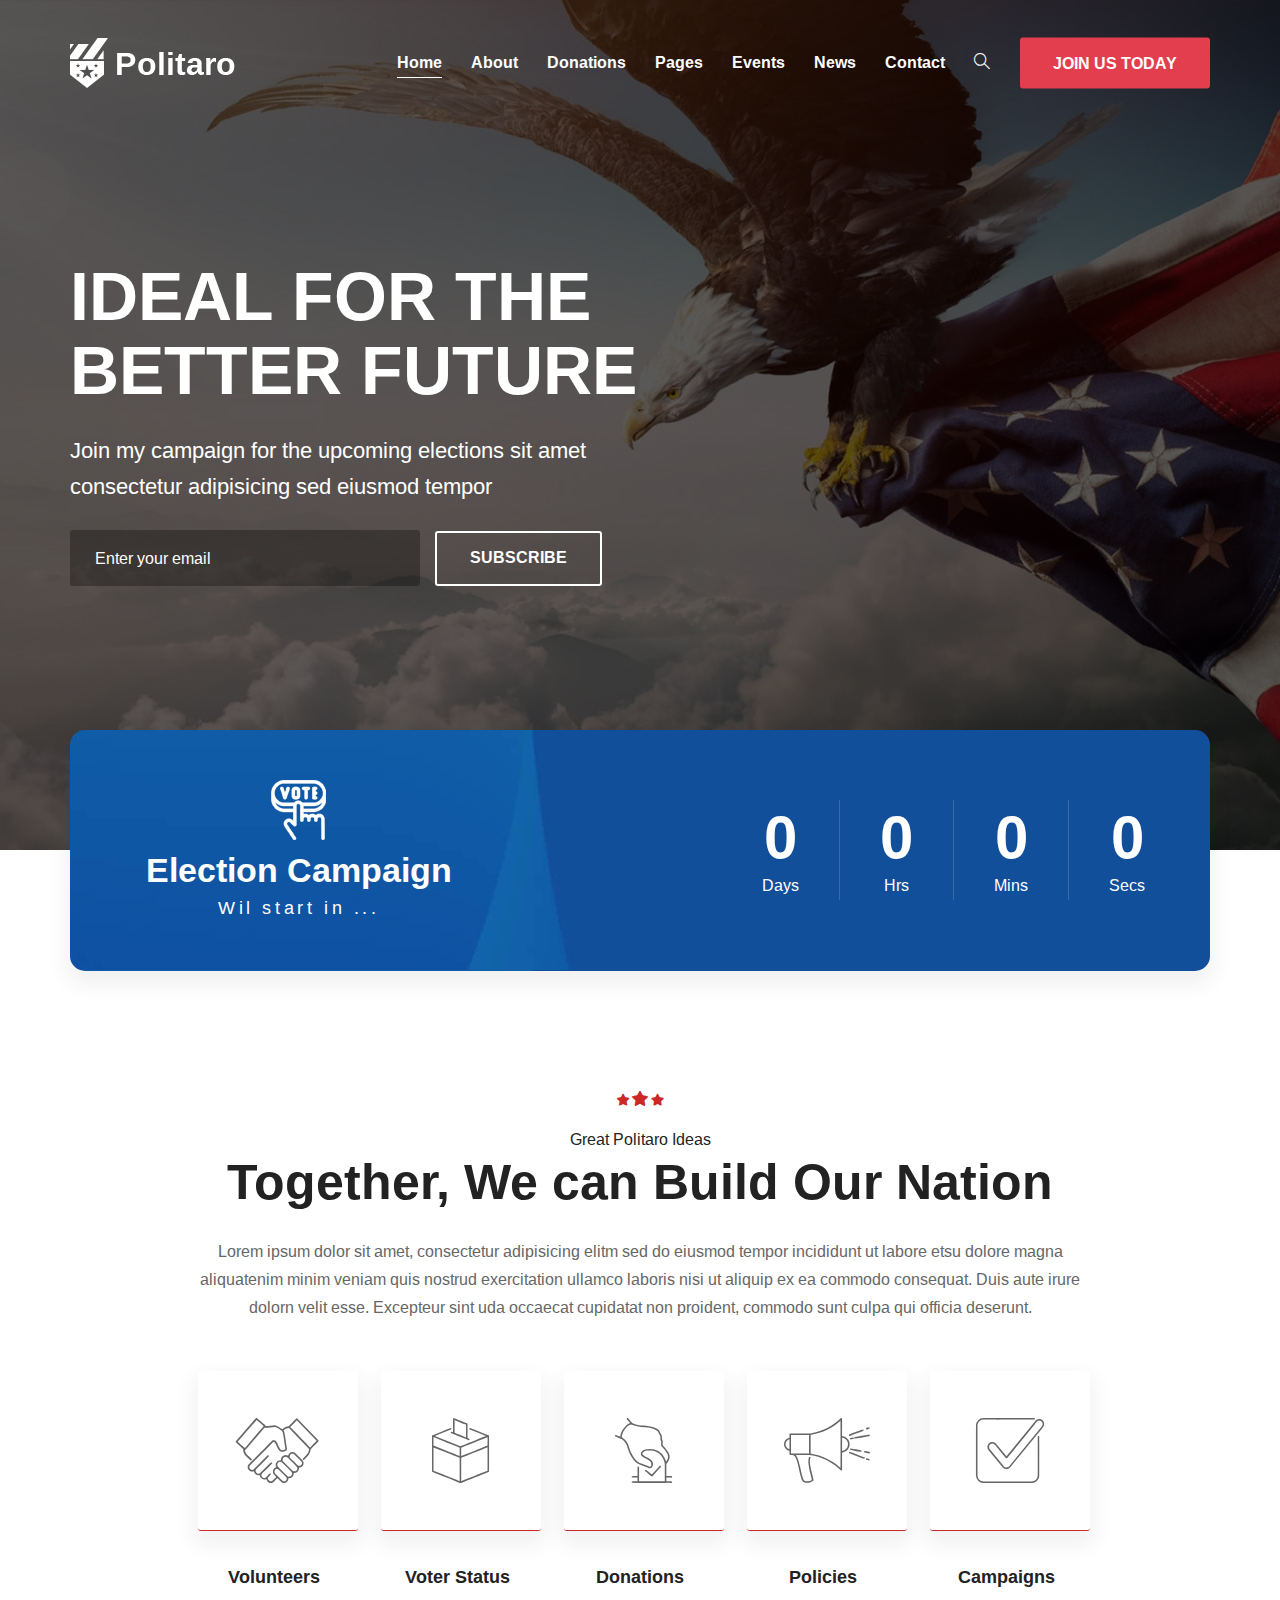
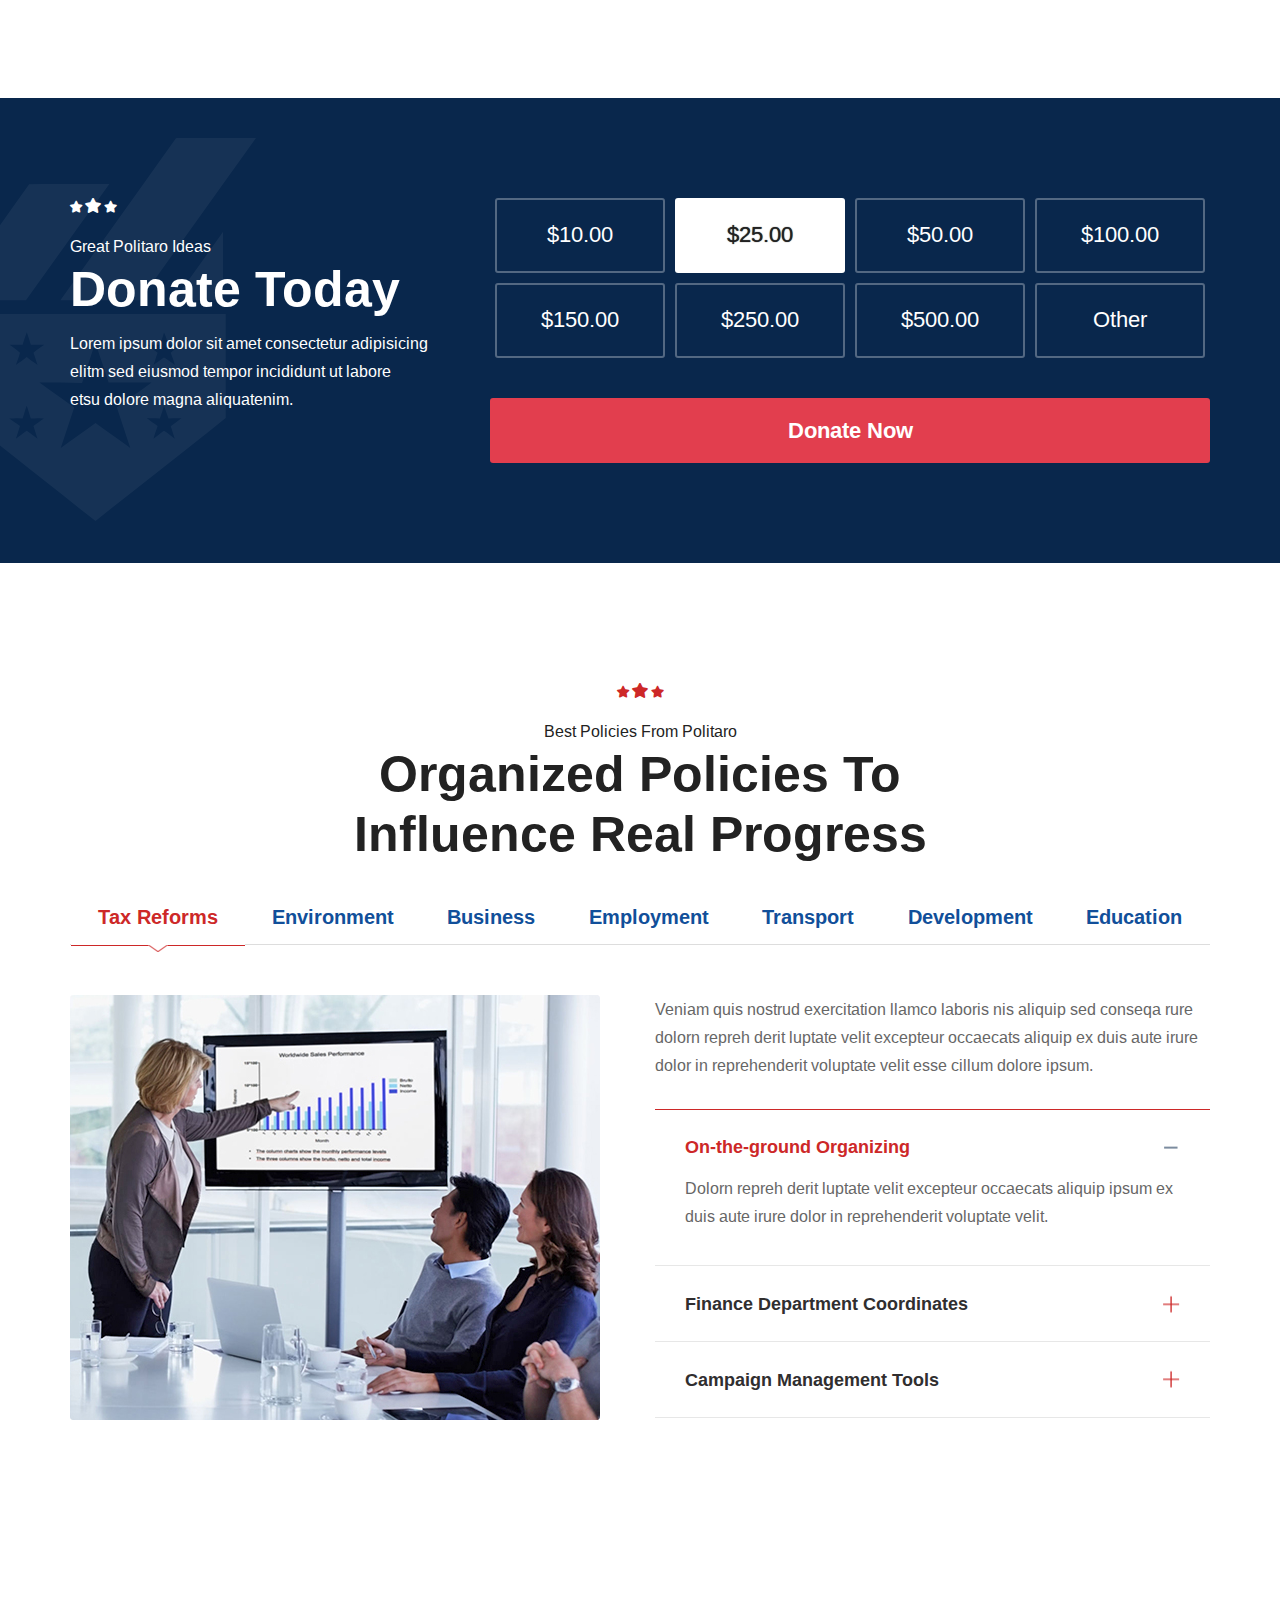
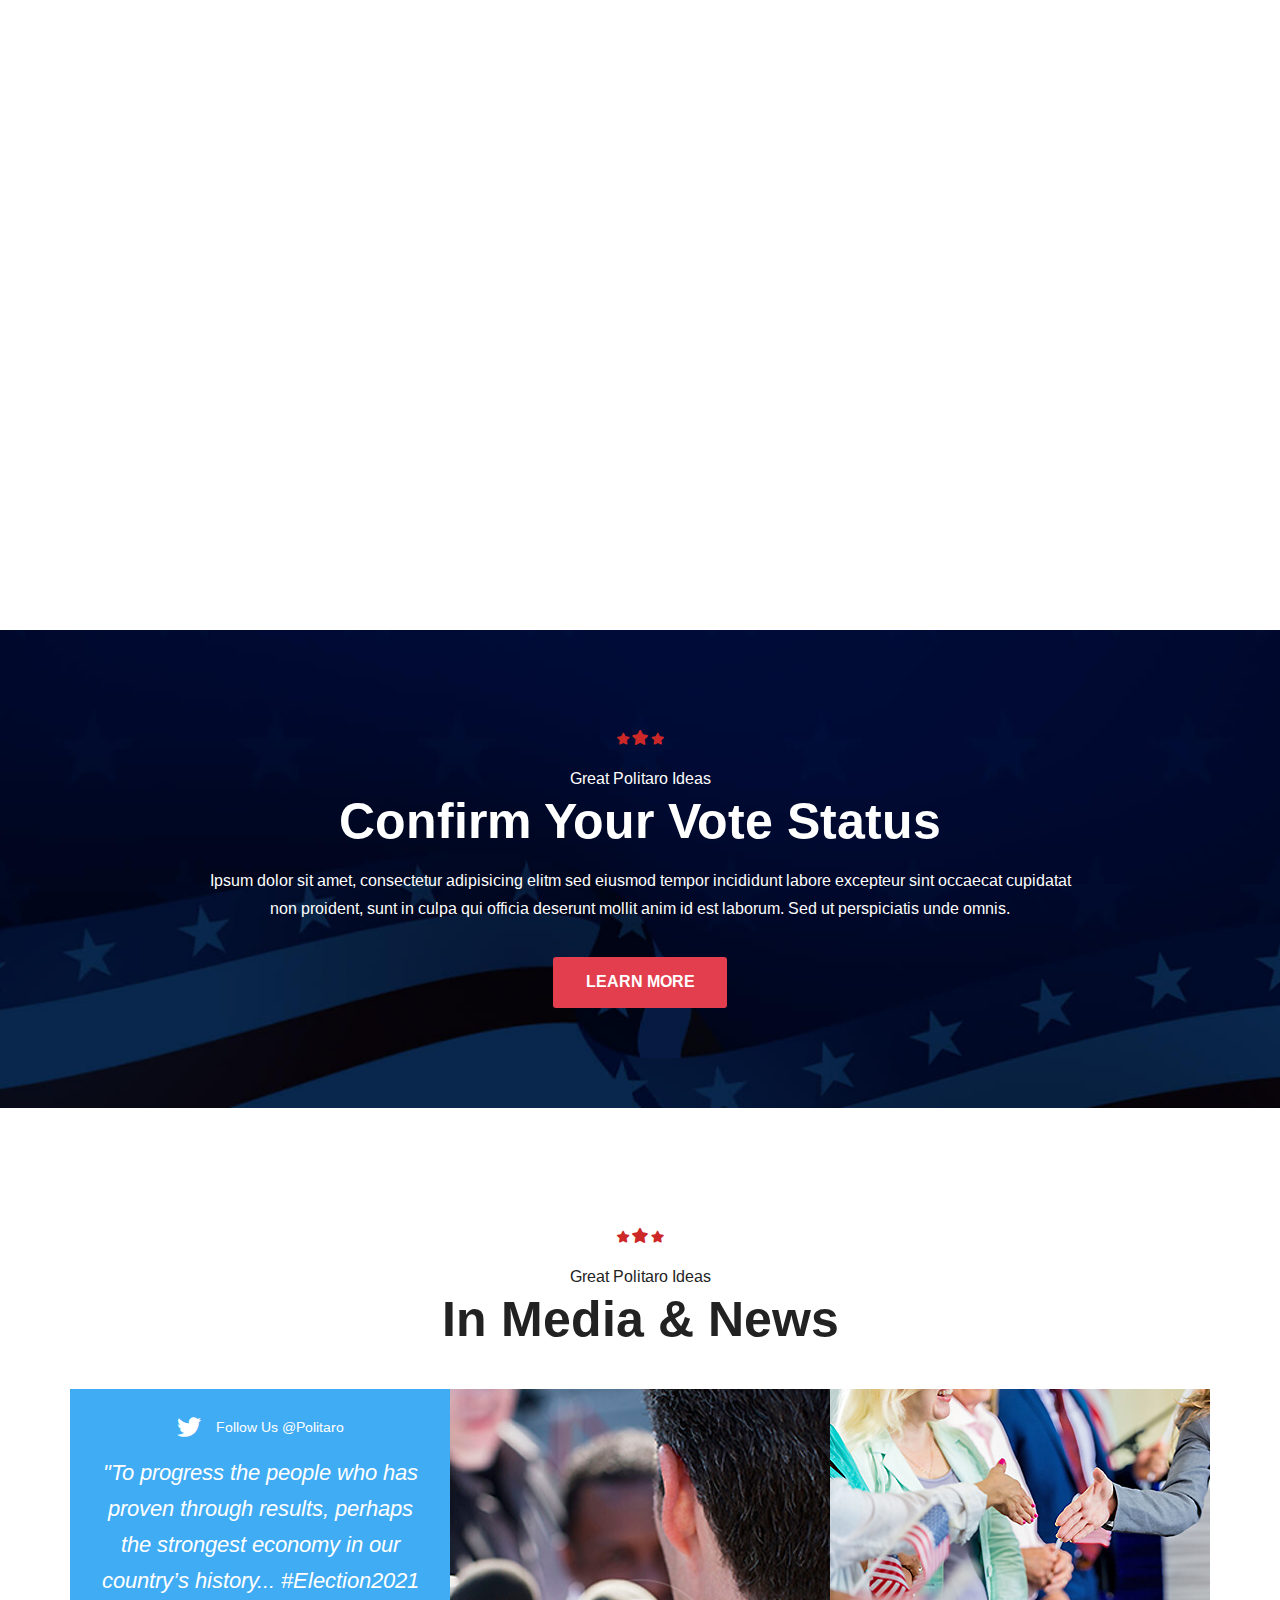
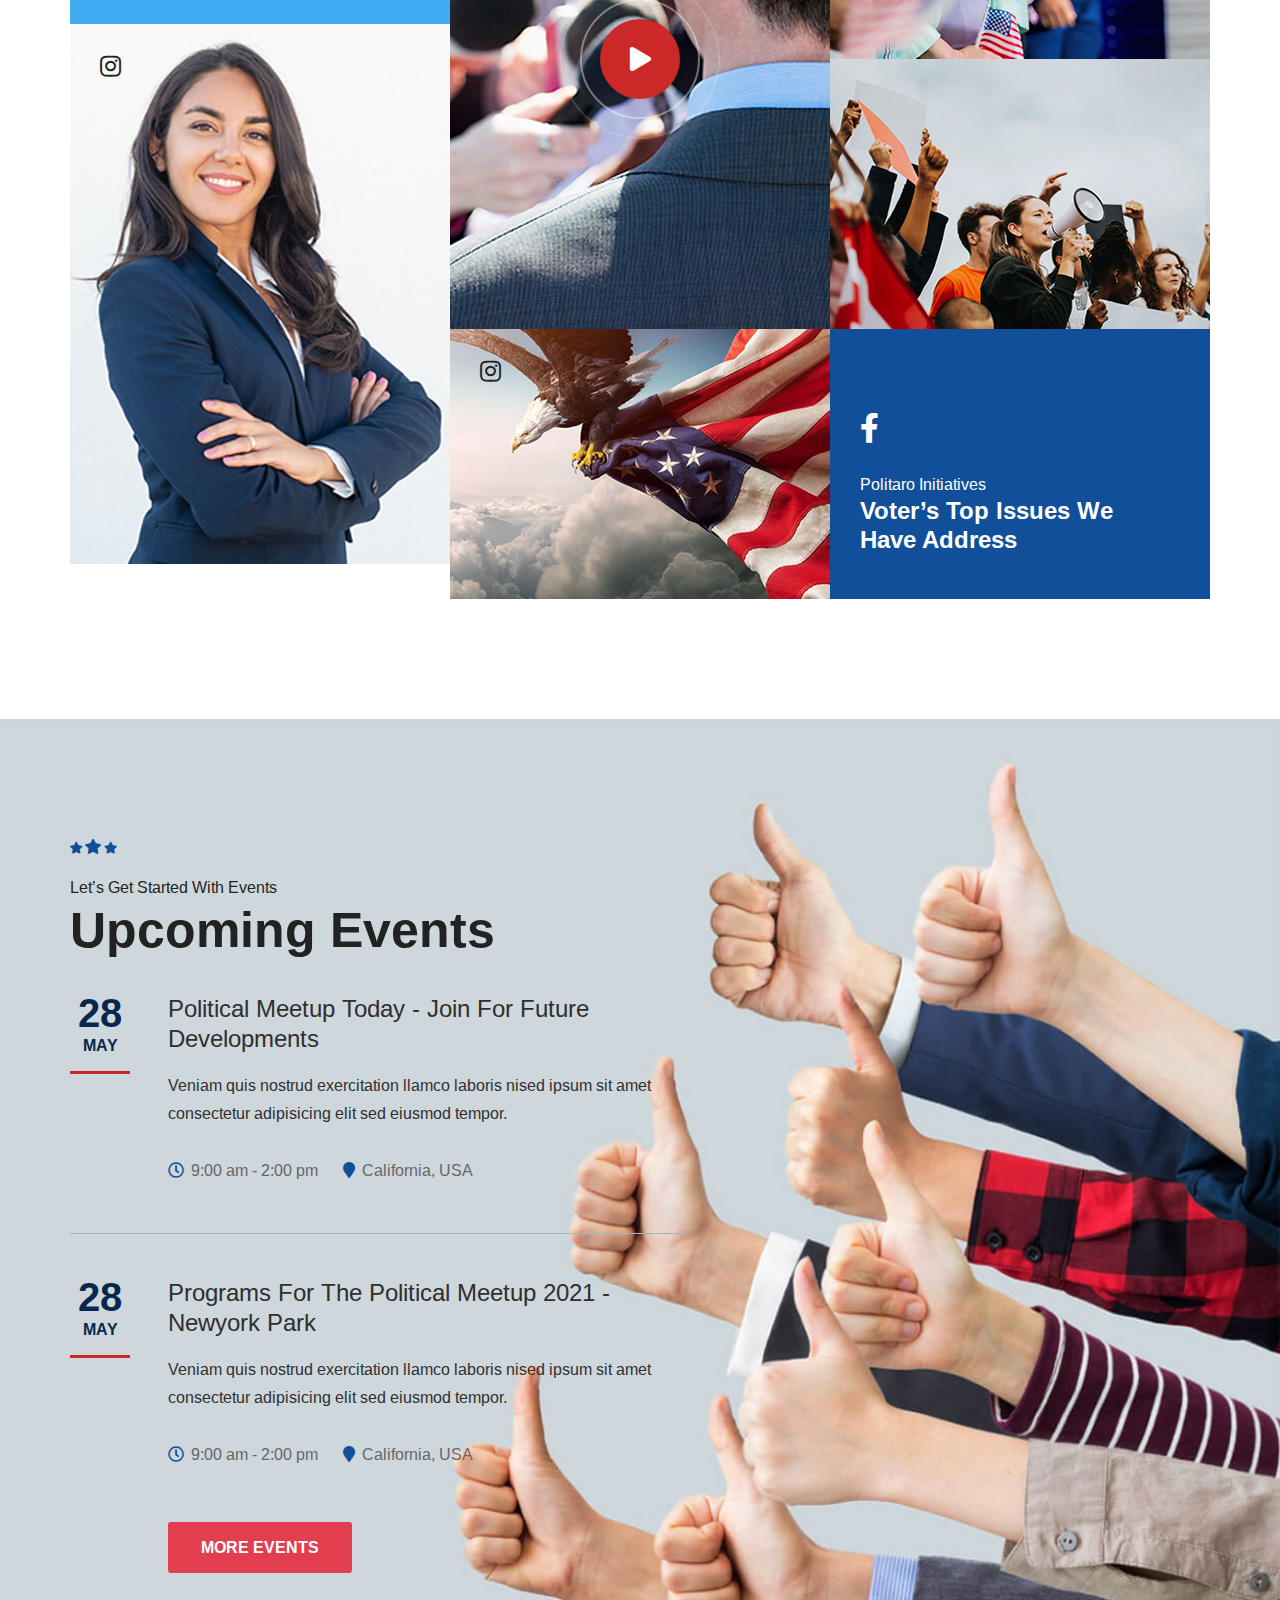
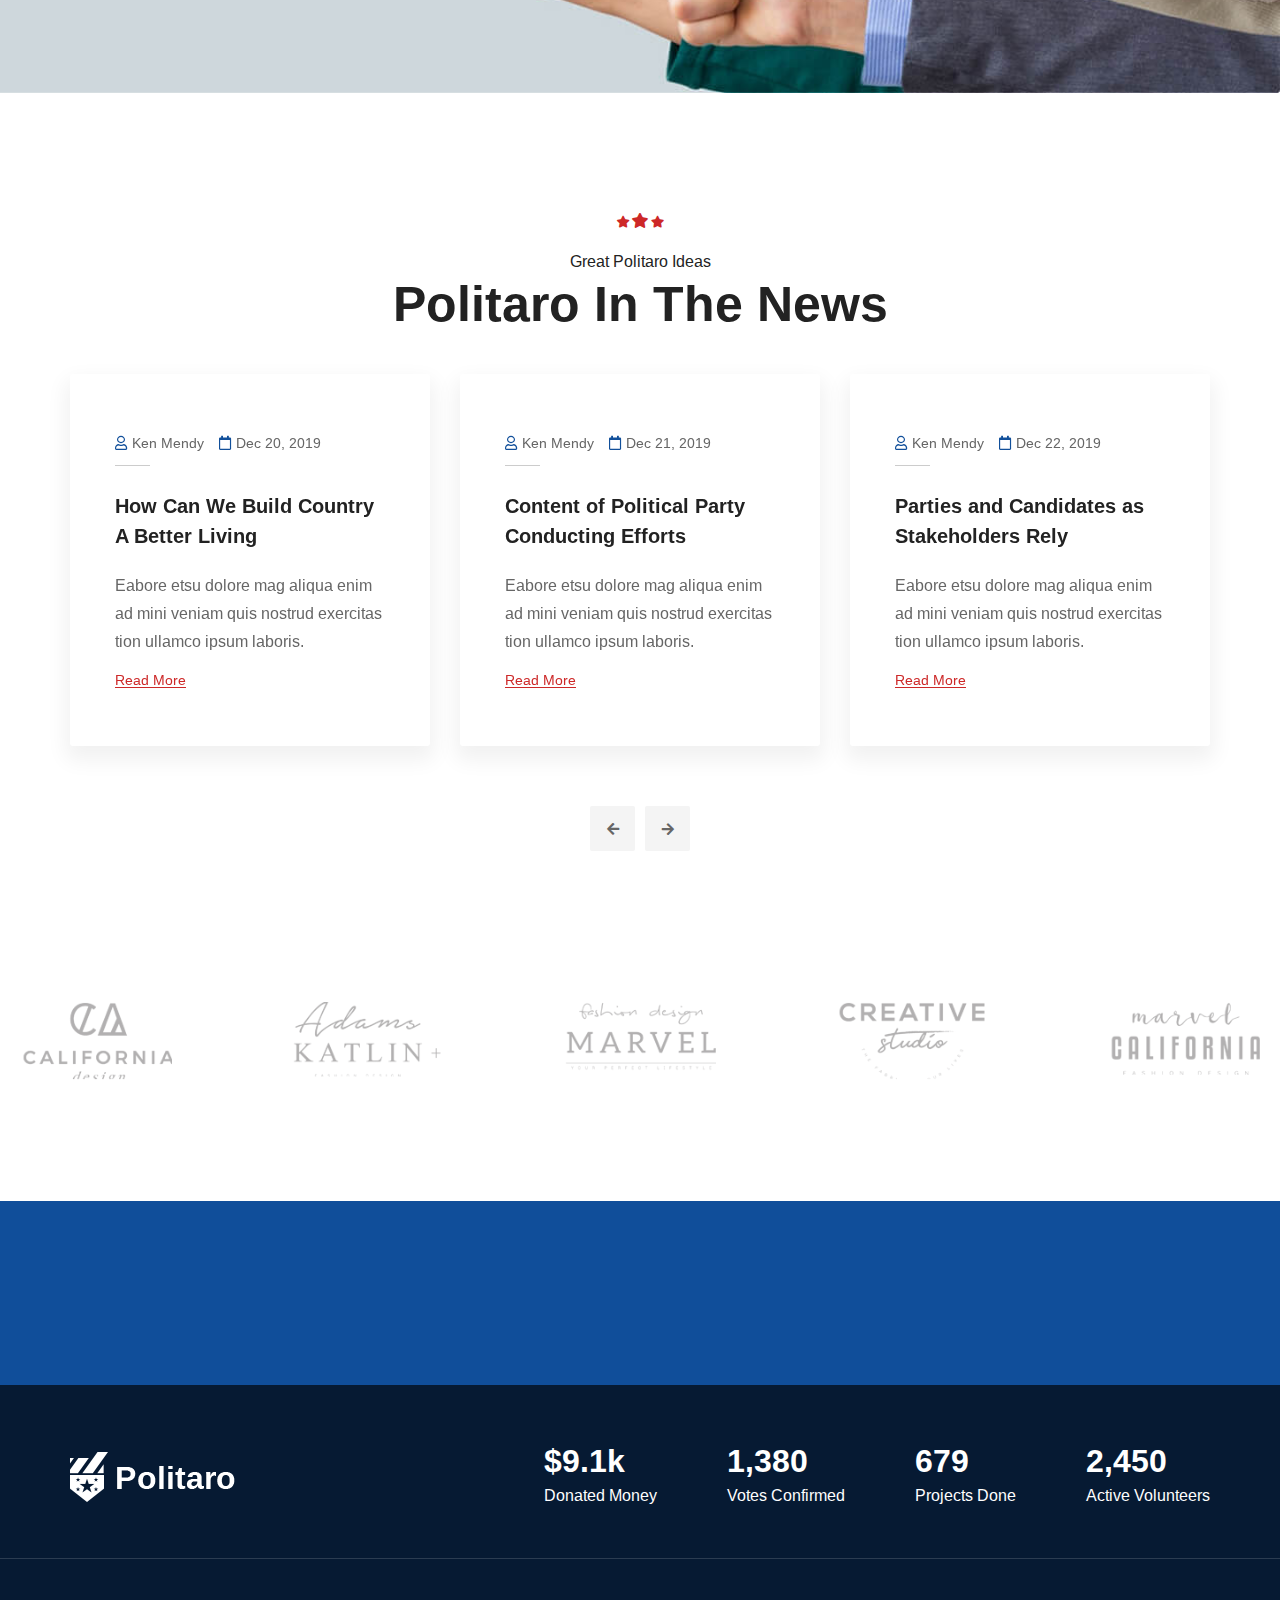
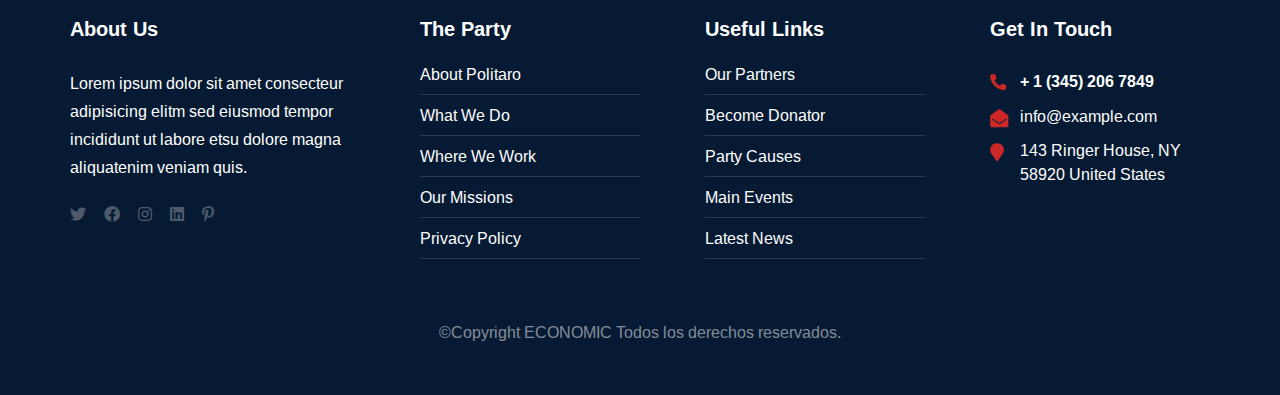
<file: template/index-2.html>
<!DOCTYPE html>
<html lang="en">

<head>
    <meta charset="UTF-8">
    <meta name="viewport" content="width=device-width, initial-scale=1.0">
    <meta http-equiv="X-UA-Compatible" content="ie=edge">
    <title>Home Page Two || Politaro || Responsive HTML Template</title>
    <link rel="apple-touch-icon" sizes="180x180" href="assets/images/favicon/apple-touch-icon.png">
    <link rel="icon" type="image/png" sizes="32x32" href="assets/images/favicon/favicon-32x32.png">
    <link rel="icon" type="image/png" sizes="16x16" href="assets/images/favicon/favicon-16x16.png">
    <!-- For Window Tab Color -->
    <!-- Chrome, Firefox OS and Opera -->
    <meta name="theme-color" content="#cd2828">
    <!-- Windows Phone -->
    <meta name="msapplication-navbutton-color" content="#cd2828">
    <!-- iOS Safari -->
    <meta name="apple-mobile-web-app-status-bar-style" content="#cd2828">
    <link href="https://fonts.googleapis.com/css?family=Arimo:400,400i,700,700i%7CMerriweather:400i&amp;display=swap"
        rel="stylesheet">

    <!-- plugins styles -->
    <link rel="stylesheet" href="assets/css/animate.css">
    <link rel="stylesheet" href="assets/css/bootstrap.min.css">
    <link rel="stylesheet" href="assets/css/bootstrap-datepicker.min.css">
    <link rel="stylesheet" href="assets/css/bootstrap-select.min.css">
    <link rel="stylesheet" href="assets/css/hover-min.css">
    <link rel="stylesheet" href="assets/css/magnific-popup.css">
    <link rel="stylesheet" href="assets/css/owl.carousel.min.css">
    <link rel="stylesheet" href="assets/css/owl.theme.default.min.css">
    <link rel="stylesheet" href="assets/css/nouislider.css">
    <link rel="stylesheet" href="assets/css/nouislider.pips.css">
    <link rel="stylesheet" href="assets/css/jquery.bootstrap-touchspin.min.css">
    <link rel="stylesheet" href="assets/css/jquery.mCustomScrollbar.min.css">

    <!-- icon styles -->
    <link rel="stylesheet" type="text/css" href="assets/css/politaro-icons.css">
    <link rel="stylesheet" type="text/css" href="assets/css/simple-line-icons.css">
    <link rel="stylesheet" type="text/css" href="assets/css/fontawesome-all.min.css">

    <!-- main styles -->
    <link rel="stylesheet" href="assets/css/style.css">
    <link rel="stylesheet" href="assets/css/responsive.css">
</head>

<body>
    <div class="preloader" style="background-image: url(assets/images/resources/preloader.svg);"></div>
    <!-- /.preloader -->
    <div class="page-wrapper">
        <header class="site-header site-header__header-two ">
            <nav class="navbar navbar-expand-lg navbar-light header-navigation stricky">
                <div class="container clearfix">
                    <!-- Brand and toggle get grouped for better mobile display -->
                    <div class="logo-box">
                        <a class="navbar-brand" href="index.html">
                            <img src="assets/images/resources/logo-light-1-1.svg" class="main-logo"
                                alt="Awesome Image" />
                        </a>
                        <button class="menu-toggler side-menu__toggler ">
                            <span class="fa fa-bars"></span>
                        </button>
                    </div><!-- /.logo-box -->
                    <!-- Collect the nav links, forms, and other content for toggling -->
                    <div class="main-navigation main-nav__main-navigation">
                        <ul class=" navigation-box ">
                            <li class="current dropdown">
                                <a href="index.html">Home</a>
                                <ul>
                                    <li><a href="index.html">Home One</a></li>
                                    <li><a href="index-2.html">Home Two</a></li>
                                    <li><a href="index-rtl.html">Home RTL</a></li>
                                    <li class="dropdown"><a href="index.html">Header Styles</a>
                                        <ul>
                                            <li><a href="index.html">header One</a></li>
                                            <li><a href="index-2.html">header Two</a></li>
                                        </ul><!-- /.submenu -->
                                    </li>
                                </ul><!-- /.submenu -->
                            </li>
                            <li class="dropdown">
                                <a href="about-us.html">About</a>
                                <ul>
                                    <li><a href="about-us.html">About Us</a></li>
                                    <li><a href="about-me.html">About Me</a></li>
                                </ul><!-- /.submenu -->
                            </li>
                            <li>
                                <a href="contact.html">Donations</a>
                            </li>

                            <li class="dropdown">
                                <a href="#">Pages</a>
                                <ul>
                                    <li><a href="team-member.html">Team</a></li>
                                    <li><a href="service-1.html">Services</a></li>
                                </ul><!-- /.submenu -->
                            </li>

                            <li class="dropdown">
                                <a href="event-1.html">Events</a>
                                <ul>
                                    <li><a href="event-1.html">Event 01</a></li>
                                    <li><a href="event-2.html">Event 02</a></li>
                                </ul><!-- /.submenu -->
                            </li>
                            <li class="dropdown">
                                <a href="blog-classic.html">News</a>
                                <ul>
                                    <li><a href="blog-classic.html">News Classic</a></li>
                                    <li><a href="blog-grid.html">News Grid</a></li>
                                    <li><a href="blog-post.html">News Details</a></li>
                                </ul><!-- /.submenu -->
                            </li>
                            <li>
                                <a href="contact.html">Contact</a>
                            </li>
                            <li class="header__search search-popup__toggler">
                                <a href="#"><i class="icon-magnifier"></i></a>
                            </li>
                        </ul>
                    </div><!-- /.navbar-collapse -->
                    <div class="right-side-box">
                        <a href="contact.html" class="thm-btn header-donation__btn">Join us today</a>
                    </div><!-- /.right-side-box -->
                </div>
                <!-- /.container -->
            </nav>
        </header><!-- /.site-header -->
        <section class="slider-two" style="background-image: url(assets/images/slider/slider-2-1.jpg);">
            <div class="container">
                <div class="row">
                    <div class="col-lg-7">
                        <div class="slider-two__content">
                            <h3>Ideal For the <br>
                                Better Future</h3>
                            <div class="slider-two__form-text">
                                <p>Join my campaign for the upcoming elections sit amet <br>
                                    consectetur adipisicing sed eiusmod tempor</p>
                            </div>
                            <form action="#" class="slider-two__form mc-form"
                                data-url="https://xyz.us18.list-manage.com/subscribe/post?u=20e91746ef818cd941998c598&amp;id=cc0ee8140e">
                                <input type="email" name="email" placeholder="Enter your email">
                                <button type="submit" class="thm-btn slider-two__btn">Subscribe</button>
                            </form><!-- /.slider-two__form -->
                            <div class="mc-form__response text-left"></div><!-- /.mc-form__response -->
                        </div><!-- /.slider-two__content -->
                    </div><!-- /.col-lg-6 -->
                </div><!-- /.row -->
            </div><!-- /.container -->
        </section><!-- /.slider-two -->

        <section class="countdown-one">
            <div class="container">
                <div class="inner-container wow fadeInUp" data-wow-duration="1500ms">
                    <div class="row align-items-center">
                        <div class="col-xl-5">
                            <div class="countdown-one__content">
                                <img src="assets/images/shapes/vote-1-1.png" alt="Awesome Image" />
                                <h3>Election Campaign</h3>
                                <p>Wil start in ...</p>
                            </div><!-- /.countdown-one__content -->
                        </div><!-- /.col-xl-5 -->
                        <div class="col-xl-7">
                            <ul class="countdown-one__list list-unstyled" data-count-date="June 7, 2021 15:03:25"></ul>
                            <!-- /.countdown-one__list -->
                        </div><!-- /.col-xl-7 -->
                    </div><!-- /.row -->
                </div><!-- /.inner-container -->
            </div><!-- /.container -->
        </section><!-- /.countdown-one -->

        <section class="service-three">
            <div class="container">
                <div class="block-title text-center">
                    <i class="block-title__icon politaro-icon-star-2"></i>
                    <p>Great Politaro Ideas</p>
                    <h3>Together, We can Build Our Nation</h3>
                </div><!-- /.block-title -->
                <div class="service-three__content">
                    <p>Lorem ipsum dolor sit amet, consectetur adipisicing elitm sed do eiusmod tempor incididunt ut
                        labore etsu dolore magna aliquatenim minim veniam quis nostrud exercitation ullamco laboris nisi
                        ut aliquip ex ea commodo consequat. Duis aute irure dolorn velit esse. Excepteur sint uda
                        occaecat cupidatat non proident, commodo sunt culpa qui officia deserunt.</p>
                </div><!-- /.service-three__content -->
                <div class="row">
                    <div class="service-three__column">
                        <div class="service-three__single">
                            <i class="politaro-icon-hand-2"></i>
                            <h3><a href="team-member.html">Volunteers</a></h3>
                        </div><!-- /.service-three__single -->
                    </div><!-- /.service-three__column -->
                    <div class="service-three__column">
                        <div class="service-three__single">
                            <i class="politaro-icon-vote-box"></i>
                            <h3><a href="team-member.html">Voter Status</a></h3>
                        </div><!-- /.service-three__single -->
                    </div><!-- /.service-three__column -->
                    <div class="service-three__column">
                        <div class="service-three__single">
                            <i class="politaro-icon-hand-3"></i>
                            <h3><a href="team-member.html">Donations</a></h3>
                        </div><!-- /.service-three__single -->
                    </div><!-- /.service-three__column -->
                    <div class="service-three__column">
                        <div class="service-three__single">
                            <i class="politaro-icon-horn-1"></i>
                            <h3><a href="team-member.html">Policies</a></h3>
                        </div><!-- /.service-three__single -->
                    </div><!-- /.service-three__column -->
                    <div class="service-three__column">
                        <div class="service-three__single">
                            <i class="politaro-icon-check-1"></i>
                            <h3><a href="team-member.html">Campaigns</a></h3>
                        </div><!-- /.service-three__single -->
                    </div><!-- /.service-three__column -->
                </div><!-- /.row -->
            </div><!-- /.container -->
        </section><!-- /.service-three -->

        <section class="donation-one">
            <div class="container">
                <i class="donation-one__floated-icon politaro-icon-logo-1"></i>
                <div class="row">
                    <div class="col-xl-4">
                        <div class="donation-one__content">
                            <div class="block-title text-left">
                                <i class="block-title__icon politaro-icon-star-2"></i>
                                <p>Great Politaro Ideas</p>
                                <h3>Donate Today</h3>
                            </div><!-- /.block-title -->
                            <div class="donation-one__content-text">
                                <p>Lorem ipsum dolor sit amet consectetur adipisicing elitm sed eiusmod tempor
                                    incididunt ut labore <br> etsu dolore magna aliquatenim.</p>
                            </div><!-- /.donation-one__content-text -->
                        </div><!-- /.donation-one__content -->
                    </div><!-- /.col-lg-4 -->
                    <div class="col-xl-8">
                        <div class="donation-one__amounts">
                            <ul class="donation-one__list list-unstyled">
                                <li><a href="#">$10.00</a></li>
                                <li class="active"><a href="#">$25.00</a></li>
                                <li><a href="#">$50.00</a></li>
                                <li><a href="#">$100.00</a></li>
                                <li><a href="#">$150.00</a></li>
                                <li><a href="#">$250.00</a></li>
                                <li><a href="#">$500.00</a></li>
                                <li><a href="#">other</a></li>
                            </ul><!-- /.donation-one__list -->
                            <a href="contact.html" class="donation-one__btn thm-btn">Donate Now</a>
                        </div><!-- /.donation-one__amounts -->
                    </div><!-- /.col-lg-8 -->
                </div><!-- /.row -->
            </div><!-- /.container -->
        </section><!-- /.donation-one -->

        <section class="about-two">
            <div class="container">
                <div class="block-title text-center">
                    <i class="block-title__icon politaro-icon-star-2"></i>
                    <p>Best Policies From Politaro</p>
                    <h3>Organized Policies To <br> Influence Real Progress </h3>
                </div><!-- /.block-title -->
                <ul class="nav-tabs nav">
                    <li class="nav-item"><a href="#about-two__1" data-toggle="tab" class="nav-link active">Tax
                            Reforms</a></li><!-- /.nav-item -->
                    <li class="nav-item"><a href="#about-two__2" data-toggle="tab" class="nav-link">Environment</a></li>
                    <!-- /.nav-item -->
                    <li class="nav-item"><a href="#about-two__3" data-toggle="tab" class="nav-link">Business</a></li>
                    <!-- /.nav-item -->
                    <li class="nav-item"><a href="#about-two__4" data-toggle="tab" class="nav-link">Employment</a></li>
                    <!-- /.nav-item -->
                    <li class="nav-item"><a href="#about-two__5" data-toggle="tab" class="nav-link">Transport</a></li>
                    <!-- /.nav-item -->
                    <li class="nav-item"><a href="#about-two__6" data-toggle="tab" class="nav-link">Development</a></li>
                    <!-- /.nav-item -->
                    <li class="nav-item"><a href="#about-two__7" data-toggle="tab" class="nav-link">Education</a></li>
                    <!-- /.nav-item -->
                </ul><!-- /.nav-tabs nav -->
                <div class="tab-content">
                    <div class="tab-pane show active animated fadeInUp" id="about-two__1">
                        <div class="row">
                            <div class="col-lg-6">
                                <img src="assets/images/resources/about-two-1-1.jpg" alt="Awesome Image" />
                            </div><!-- /.col-lg-6 -->
                            <div class="col-lg-6">
                                <div class="about-two__content">
                                    <p>Veniam quis nostrud exercitation llamco laboris nis aliquip sed conseqa rure
                                        dolorn repreh derit luptate velit excepteur occaecats aliquip ex duis aute irure
                                        dolor in reprehenderit voluptate velit esse cillum dolore ipsum. </p>
                                    <div class="accrodion-grp" data-grp-name="faq-one-accrodion">
                                        <div class="accrodion active">
                                            <div class="accrodion-title">
                                                <h4>On-the-ground Organizing</h4>
                                            </div>
                                            <div class="accrodion-content">
                                                <div class="inner">
                                                    <p>Dolorn repreh derit luptate velit excepteur occaecats aliquip ipsum ex duis aute irure dolor in reprehenderit voluptate velit.</p>
                                                </div><!-- /.inner -->
                                            </div>
                                        </div>
                                        <div class="accrodion ">
                                            <div class="accrodion-title">
                                                <h4>Finance Department Coordinates</h4>
                                            </div>
                                            <div class="accrodion-content">
                                                <div class="inner">
                                                    <p>Dolorn repreh derit luptate velit excepteur occaecats aliquip ipsum ex duis aute irure dolor in reprehenderit voluptate velit.</p>
                                                </div><!-- /.inner -->
                                            </div>
                                        </div>
                                        <div class="accrodion">
                                            <div class="accrodion-title">
                                                <h4>Campaign Management Tools</h4>
                                            </div>
                                            <div class="accrodion-content">
                                                <div class="inner">
                                                    <p>Dolorn repreh derit luptate velit excepteur occaecats aliquip ipsum ex duis aute irure dolor in reprehenderit voluptate velit.</p>
                                                </div><!-- /.inner -->
                                            </div>
                                        </div>
                                    </div>
                                </div><!-- /.about-two__content -->
                            </div><!-- /.col-lg-6 -->
                        </div><!-- /.row -->
                    </div><!-- /.tab-pane show active animated fadeInUp -->
                    <div class="tab-pane animated fadeInUp" id="about-two__2">
                        <div class="row">
                            <div class="col-lg-6">
                                <img src="assets/images/resources/about-two-1-1.jpg" alt="Awesome Image" />
                            </div><!-- /.col-lg-6 -->
                            <div class="col-lg-6">
                                <div class="about-two__content">
                                    <p>Veniam quis nostrud exercitation llamco laboris nis aliquip sed conseqa rure
                                        dolorn repreh derit luptate velit excepteur occaecats aliquip ex duis aute irure
                                        dolor in reprehenderit voluptate velit esse cillum dolore ipsum. </p>
                                    <div class="accrodion-grp" data-grp-name="faq-one-accrodion">
                                        <div class="accrodion active">
                                            <div class="accrodion-title">
                                                <h4>On-the-ground Organizing</h4>
                                            </div>
                                            <div class="accrodion-content">
                                                <div class="inner">
                                                    <p>Dolorn repreh derit luptate velit excepteur occaecats aliquip ipsum ex duis aute irure dolor in reprehenderit voluptate velit.</p>
                                                </div><!-- /.inner -->
                                            </div>
                                        </div>
                                        <div class="accrodion ">
                                            <div class="accrodion-title">
                                                <h4>Finance Department Coordinates</h4>
                                            </div>
                                            <div class="accrodion-content">
                                                <div class="inner">
                                                    <p>Dolorn repreh derit luptate velit excepteur occaecats aliquip ipsum ex duis aute irure dolor in reprehenderit voluptate velit.</p>
                                                </div><!-- /.inner -->
                                            </div>
                                        </div>
                                        <div class="accrodion">
                                            <div class="accrodion-title">
                                                <h4>Campaign Management Tools</h4>
                                            </div>
                                            <div class="accrodion-content">
                                                <div class="inner">
                                                    <p>Dolorn repreh derit luptate velit excepteur occaecats aliquip ipsum ex duis aute irure dolor in reprehenderit voluptate velit.</p>
                                                </div><!-- /.inner -->
                                            </div>
                                        </div>
                                    </div>
                                </div><!-- /.about-two__content -->
                            </div><!-- /.col-lg-6 -->
                        </div><!-- /.row -->
                    </div><!-- /.tab-pane animated fadeInUp -->
                    <div class="tab-pane animated fadeInUp" id="about-two__3">
                        <div class="row">
                            <div class="col-lg-6">
                                <img src="assets/images/resources/about-two-1-1.jpg" alt="Awesome Image" />
                            </div><!-- /.col-lg-6 -->
                            <div class="col-lg-6">
                                <div class="about-two__content">
                                    <p>Veniam quis nostrud exercitation llamco laboris nis aliquip sed conseqa rure
                                        dolorn repreh derit luptate velit excepteur occaecats aliquip ex duis aute irure
                                        dolor in reprehenderit voluptate velit esse cillum dolore ipsum. </p>
                                    <div class="accrodion-grp" data-grp-name="faq-one-accrodion">
                                        <div class="accrodion active">
                                            <div class="accrodion-title">
                                                <h4>On-the-ground Organizing</h4>
                                            </div>
                                            <div class="accrodion-content">
                                                <div class="inner">
                                                    <p>Dolorn repreh derit luptate velit excepteur occaecats aliquip ipsum ex duis aute irure dolor in reprehenderit voluptate velit.</p>
                                                </div><!-- /.inner -->
                                            </div>
                                        </div>
                                        <div class="accrodion ">
                                            <div class="accrodion-title">
                                                <h4>Finance Department Coordinates</h4>
                                            </div>
                                            <div class="accrodion-content">
                                                <div class="inner">
                                                    <p>Dolorn repreh derit luptate velit excepteur occaecats aliquip ipsum ex duis aute irure dolor in reprehenderit voluptate velit.</p>
                                                </div><!-- /.inner -->
                                            </div>
                                        </div>
                                        <div class="accrodion">
                                            <div class="accrodion-title">
                                                <h4>Campaign Management Tools</h4>
                                            </div>
                                            <div class="accrodion-content">
                                                <div class="inner">
                                                    <p>Dolorn repreh derit luptate velit excepteur occaecats aliquip ipsum ex duis aute irure dolor in reprehenderit voluptate velit.</p>
                                                </div><!-- /.inner -->
                                            </div>
                                        </div>
                                    </div>
                                </div><!-- /.about-two__content -->
                            </div><!-- /.col-lg-6 -->
                        </div><!-- /.row -->
                    </div><!-- /.tab-pane animated fadeInUp -->
                    <div class="tab-pane animated fadeInUp" id="about-two__4">
                        <div class="row">
                            <div class="col-lg-6">
                                <img src="assets/images/resources/about-two-1-1.jpg" alt="Awesome Image" />
                            </div><!-- /.col-lg-6 -->
                            <div class="col-lg-6">
                                <div class="about-two__content">
                                    <p>Veniam quis nostrud exercitation llamco laboris nis aliquip sed conseqa rure
                                        dolorn repreh derit luptate velit excepteur occaecats aliquip ex duis aute irure
                                        dolor in reprehenderit voluptate velit esse cillum dolore ipsum. </p>
                                    <div class="accrodion-grp" data-grp-name="faq-one-accrodion">
                                        <div class="accrodion active">
                                            <div class="accrodion-title">
                                                <h4>On-the-ground Organizing</h4>
                                            </div>
                                            <div class="accrodion-content">
                                                <div class="inner">
                                                    <p>Dolorn repreh derit luptate velit excepteur occaecats aliquip ipsum ex duis aute irure dolor in reprehenderit voluptate velit.</p>
                                                </div><!-- /.inner -->
                                            </div>
                                        </div>
                                        <div class="accrodion ">
                                            <div class="accrodion-title">
                                                <h4>Finance Department Coordinates</h4>
                                            </div>
                                            <div class="accrodion-content">
                                                <div class="inner">
                                                    <p>Dolorn repreh derit luptate velit excepteur occaecats aliquip ipsum ex duis aute irure dolor in reprehenderit voluptate velit.</p>
                                                </div><!-- /.inner -->
                                            </div>
                                        </div>
                                        <div class="accrodion">
                                            <div class="accrodion-title">
                                                <h4>Campaign Management Tools</h4>
                                            </div>
                                            <div class="accrodion-content">
                                                <div class="inner">
                                                    <p>Dolorn repreh derit luptate velit excepteur occaecats aliquip ipsum ex duis aute irure dolor in reprehenderit voluptate velit.</p>
                                                </div><!-- /.inner -->
                                            </div>
                                        </div>
                                    </div>
                                </div><!-- /.about-two__content -->
                            </div><!-- /.col-lg-6 -->
                        </div><!-- /.row -->
                    </div><!-- /.tab-pane animated fadeInUp -->
                    <div class="tab-pane animated fadeInUp" id="about-two__5">
                        <div class="row">
                            <div class="col-lg-6">
                                <img src="assets/images/resources/about-two-1-1.jpg" alt="Awesome Image" />
                            </div><!-- /.col-lg-6 -->
                            <div class="col-lg-6">
                                <div class="about-two__content">
                                    <p>Veniam quis nostrud exercitation llamco laboris nis aliquip sed conseqa rure
                                        dolorn repreh derit luptate velit excepteur occaecats aliquip ex duis aute irure
                                        dolor in reprehenderit voluptate velit esse cillum dolore ipsum. </p>
                                    <div class="accrodion-grp" data-grp-name="faq-one-accrodion">
                                        <div class="accrodion active">
                                            <div class="accrodion-title">
                                                <h4>On-the-ground Organizing</h4>
                                            </div>
                                            <div class="accrodion-content">
                                                <div class="inner">
                                                    <p>Dolorn repreh derit luptate velit excepteur occaecats aliquip ipsum ex duis aute irure dolor in reprehenderit voluptate velit.</p>
                                                </div><!-- /.inner -->
                                            </div>
                                        </div>
                                        <div class="accrodion ">
                                            <div class="accrodion-title">
                                                <h4>Finance Department Coordinates</h4>
                                            </div>
                                            <div class="accrodion-content">
                                                <div class="inner">
                                                    <p>Dolorn repreh derit luptate velit excepteur occaecats aliquip ipsum ex duis aute irure dolor in reprehenderit voluptate velit.</p>
                                                </div><!-- /.inner -->
                                            </div>
                                        </div>
                                        <div class="accrodion">
                                            <div class="accrodion-title">
                                                <h4>Campaign Management Tools</h4>
                                            </div>
                                            <div class="accrodion-content">
                                                <div class="inner">
                                                    <p>Dolorn repreh derit luptate velit excepteur occaecats aliquip ipsum ex duis aute irure dolor in reprehenderit voluptate velit.</p>
                                                </div><!-- /.inner -->
                                            </div>
                                        </div>
                                    </div>
                                </div><!-- /.about-two__content -->
                            </div><!-- /.col-lg-6 -->
                        </div><!-- /.row -->
                    </div><!-- /.tab-pane animated fadeInUp -->
                    <div class="tab-pane animated fadeInUp" id="about-two__6">
                        <div class="row">
                            <div class="col-lg-6">
                                <img src="assets/images/resources/about-two-1-1.jpg" alt="Awesome Image" />
                            </div><!-- /.col-lg-6 -->
                            <div class="col-lg-6">
                                <div class="about-two__content">
                                    <p>Veniam quis nostrud exercitation llamco laboris nis aliquip sed conseqa rure
                                        dolorn repreh derit luptate velit excepteur occaecats aliquip ex duis aute irure
                                        dolor in reprehenderit voluptate velit esse cillum dolore ipsum. </p>
                                    <div class="accrodion-grp" data-grp-name="faq-one-accrodion">
                                        <div class="accrodion active">
                                            <div class="accrodion-title">
                                                <h4>On-the-ground Organizing</h4>
                                            </div>
                                            <div class="accrodion-content">
                                                <div class="inner">
                                                    <p>Dolorn repreh derit luptate velit excepteur occaecats aliquip ipsum ex duis aute irure dolor in reprehenderit voluptate velit.</p>
                                                </div><!-- /.inner -->
                                            </div>
                                        </div>
                                        <div class="accrodion ">
                                            <div class="accrodion-title">
                                                <h4>Finance Department Coordinates</h4>
                                            </div>
                                            <div class="accrodion-content">
                                                <div class="inner">
                                                    <p>Dolorn repreh derit luptate velit excepteur occaecats aliquip ipsum ex duis aute irure dolor in reprehenderit voluptate velit.</p>
                                                </div><!-- /.inner -->
                                            </div>
                                        </div>
                                        <div class="accrodion">
                                            <div class="accrodion-title">
                                                <h4>Campaign Management Tools</h4>
                                            </div>
                                            <div class="accrodion-content">
                                                <div class="inner">
                                                    <p>Dolorn repreh derit luptate velit excepteur occaecats aliquip ipsum ex duis aute irure dolor in reprehenderit voluptate velit.</p>
                                                </div><!-- /.inner -->
                                            </div>
                                        </div>
                                    </div>
                                </div><!-- /.about-two__content -->
                            </div><!-- /.col-lg-6 -->
                        </div><!-- /.row -->
                    </div><!-- /.tab-pane animated fadeInUp -->
                    <div class="tab-pane animated fadeInUp" id="about-two__7">
                        <div class="row">
                            <div class="col-lg-6">
                                <img src="assets/images/resources/about-two-1-1.jpg" alt="Awesome Image" />
                            </div><!-- /.col-lg-6 -->
                            <div class="col-lg-6">
                                <div class="about-two__content">
                                    <p>Veniam quis nostrud exercitation llamco laboris nis aliquip sed conseqa rure
                                        dolorn repreh derit luptate velit excepteur occaecats aliquip ex duis aute irure
                                        dolor in reprehenderit voluptate velit esse cillum dolore ipsum. </p>
                                    <div class="accrodion-grp" data-grp-name="faq-one-accrodion">
                                        <div class="accrodion active">
                                            <div class="accrodion-title">
                                                <h4>On-the-ground Organizing</h4>
                                            </div>
                                            <div class="accrodion-content">
                                                <div class="inner">
                                                    <p>Dolorn repreh derit luptate velit excepteur occaecats aliquip ipsum ex duis aute irure dolor in reprehenderit voluptate velit.</p>
                                                </div><!-- /.inner -->
                                            </div>
                                        </div>
                                        <div class="accrodion ">
                                            <div class="accrodion-title">
                                                <h4>Finance Department Coordinates</h4>
                                            </div>
                                            <div class="accrodion-content">
                                                <div class="inner">
                                                    <p>Dolorn repreh derit luptate velit excepteur occaecats aliquip ipsum ex duis aute irure dolor in reprehenderit voluptate velit.</p>
                                                </div><!-- /.inner -->
                                            </div>
                                        </div>
                                        <div class="accrodion">
                                            <div class="accrodion-title">
                                                <h4>Campaign Management Tools</h4>
                                            </div>
                                            <div class="accrodion-content">
                                                <div class="inner">
                                                    <p>Dolorn repreh derit luptate velit excepteur occaecats aliquip ipsum ex duis aute irure dolor in reprehenderit voluptate velit.</p>
                                                </div><!-- /.inner -->
                                            </div>
                                        </div>
                                    </div>
                                </div><!-- /.about-two__content -->
                            </div><!-- /.col-lg-6 -->
                        </div><!-- /.row -->
                    </div><!-- /.tab-pane animated fadeInUp -->
                </div><!-- /.tab-content -->
            </div><!-- /.container -->
        </section><!-- /.about-two -->

        <section class="service-one service-one__home-two">
            <div class="container">
                <div class="row">
                    <div class="col-lg-4 wow fadeInUp" data-wow-duration="1500ms" data-wow-delay="000ms">
                        <div class="service-one__single">
                            <div class="service-one__image">
                                <img src="assets/images/services/services-1-1.jpg" alt="Awesome Image" />
                                <a href="service-1.html"><i class="politaro-icon-hand-1"></i></a>
                            </div><!-- /.service-one__image -->
                            <div class="service-one__content">
                                <div class="service-one__top">
                                    <i class="politaro-icon-hand-1"></i>
                                    <h3><a href="service-1.html">Upcoming Elections</a></h3>
                                </div><!-- /.service-one__top -->
                                <p>Eabore etsu dolore mag aliqua enim ad mini veniam quis nostrud exercita tion ullamco
                                    ipsum laboris.</p>
                                <a href="service-1.html" class="service-one__link">Read More</a>
                            </div><!-- /.service-one__content -->
                        </div><!-- /.service-one__single -->
                    </div><!-- /.col-lg-4 -->
                    <div class="col-lg-4 wow fadeInUp" data-wow-duration="1500ms" data-wow-delay="100ms">
                        <div class="service-one__single">
                            <div class="service-one__image">
                                <img src="assets/images/services/services-1-2.jpg" alt="Awesome Image" />
                                <a href="about-us.html"><i class="politaro-icon-woman-1"></i></a>
                            </div><!-- /.service-one__image -->
                            <div class="service-one__content">
                                <div class="service-one__top">
                                    <i class="politaro-icon-woman-1"></i>
                                    <h3><a href="about-us.html">Mission & Vision</a></h3>
                                </div><!-- /.service-one__top -->
                                <p>Eabore etsu dolore mag aliqua enim ad mini veniam quis nostrud exercita tion ullamco
                                    ipsum laboris.</p>
                                <a href="service-1.html" class="service-one__link">Read More</a>
                            </div><!-- /.service-one__content -->
                        </div><!-- /.service-one__single -->
                    </div><!-- /.col-lg-4 -->
                    <div class="col-lg-4 wow fadeInUp" data-wow-duration="1500ms" data-wow-delay="200ms">
                        <div class="service-one__single">
                            <div class="service-one__image">
                                <img src="assets/images/services/services-1-3.jpg" alt="Awesome Image" />
                                <a href="team-member.html"><i class="politaro-icon-star-1"></i></a>
                            </div><!-- /.service-one__image -->
                            <div class="service-one__content">
                                <div class="service-one__top">
                                    <i class="politaro-icon-star-1"></i>
                                    <h3><a href="team-member.html">Become Prosperous</a></h3>
                                </div><!-- /.service-one__top -->
                                <p>Eabore etsu dolore mag aliqua enim ad mini veniam quis nostrud exercita tion ullamco
                                    ipsum laboris.</p>
                                <a href="service-1.html" class="service-one__link">Read More</a>
                            </div><!-- /.service-one__content -->
                        </div><!-- /.service-one__single -->
                    </div><!-- /.col-lg-4 -->
                </div><!-- /.row -->
            </div><!-- /.container -->
        </section><!-- /.service-one -->

        <section class="cta-three" style="background-image: url(assets/images/backgrounds/cta-3-bg-1-1.jpg);">
            <div class="container text-center">
                <div class="block-title text-center">
                    <i class="block-title__icon politaro-icon-star-2"></i>
                    <p>Great Politaro Ideas</p>
                    <h3>Confirm Your Vote Status</h3>
                </div><!-- /.block-title -->
                <div class="cta-three__text">
                    <p>Ipsum dolor sit amet, consectetur adipisicing elitm sed eiusmod tempor incididunt labore
                        excepteur sint occaecat cupidatat <br> non proident, sunt in culpa qui officia deserunt mollit
                        anim id est laborum. Sed ut perspiciatis unde omnis. </p>
                </div><!-- /.cta-three__text -->
                <a href="about-me.html" class="thm-btn cta-three__btn">Learn More</a>
            </div><!-- /.container -->
        </section><!-- /.cta-three -->

        <section class="media-one">
            <div class="container">
                <div class="block-title text-center">
                    <i class="block-title__icon politaro-icon-star-2"></i>
                    <p>Great Politaro Ideas</p>
                    <h3>In Media & News</h3>
                </div><!-- /.block-title -->
                <div class="row masonary-layout no-gutters">
                    <div class="col-xl-4 col-lg-4 col-md-6">
                        <div class="single-blog-style1">
                            <div class="twitter-box">
                                <div class="icon"><i class="fab fa-twitter" aria-hidden="true"></i><a href="#">Follow Us
                                        @Politaro</a></div>
                                <h3>"To progress the people who has proven through results, perhaps the strongest
                                    economy in our country’s history... #Election2021</h3>
                            </div>
                        </div>
                    </div>
                    <div class="col-xl-4 col-lg-4 col-md-6">
                        <div class="single-blog-style1">
                            <div class="img-holder about-one__video">
                                <img src="assets/images/media/media-1-1.jpg" alt="Awesome Image">
                                <a href="https://www.youtube.com/watch?v=uRu_JcarCDY" class="video-popup"><i
                                        class="fa fa-play"></i></a>
                            </div>
                        </div>
                    </div>
                    <div class="col-xl-4 col-lg-4 col-md-6">
                        <div class="single-blog-style1">
                            <div class="img-holder">
                                <img src="assets/images/media/media-1-2.jpg" alt="Awesome Image">
                            </div>
                        </div>
                    </div>
                    <div class="col-xl-4 col-lg-4 col-md-6">
                        <div class="single-blog-style1">
                            <div class="img-holder">
                                <a href="#" class="media-one__img-icon"><i class="fab fa-instagram"></i></a>
                                <img src="assets/images/media/media-1-3.jpg" alt="Awesome Image">
                            </div>
                        </div>
                    </div>
                    <div class="col-xl-4 col-lg-4 col-md-6">
                        <div class="single-blog-style1">
                            <div class="img-holder">
                                <img src="assets/images/media/media-1-4.jpg" alt="Awesome Image">
                            </div>
                        </div>
                    </div>
                    <div class="col-xl-4 col-lg-4 col-md-6">
                        <div class="single-blog-style1">
                            <div class="img-holder">
                                <a href="#" class="media-one__img-icon"><i class="fab fa-instagram"></i></a>
                                <img src="assets/images/media/media-1-5.jpg" alt="Awesome Image">
                            </div>
                        </div>
                    </div>
                    <div class="col-xl-4 col-lg-4 col-md-12">
                        <div class="single-blog-style1">
                            <div class="facebook-box">
                                <div class="icon"><i class="fab fa-facebook-f" aria-hidden="true"></i></div>
                                <p>Politaro Initiatives</p>
                                <h3>Voter’s Top Issues We <br>Have Address</h3>
                            </div>
                        </div>
                    </div>
                </div>
            </div><!-- /.container -->
        </section><!-- /.media-one -->

        <section class="event-two" style="background-image: url(assets/images/backgrounds/upcoming-event-1-1.jpg);">
            <div class="container">
                <div class="row">
                    <div class="col-lg-7">
                        <div class="block-title text-left">
                            <i class="block-title__icon politaro-icon-star-2"></i>
                            <p>Let’s Get Started With Events</p>
                            <h3>Upcoming Events</h3>
                        </div><!-- /.block-title -->

                        <div class="event-five__single">
                            <div class="event-five__date">
                                <span>28</span>
                                MAY
                            </div><!-- /.event-five__date -->
                            <div class="event-five__content">
                                <h3><a href="#">Political Meetup Today - Join For Future Developments</a></h3>
                                <p>Veniam quis nostrud exercitation llamco laboris nised ipsum sit amet consectetur
                                    adipisicing elit sed eiusmod tempor.</p>
                                <ul class="event-five__meta list-unstyled">
                                    <li><a href="#"><i class="far fa-clock"></i>9:00 am - 2:00 pm</a></li>
                                    <li><a href="#"><i class="fas fa-map-marker"></i>California, USA</a></li>
                                </ul><!-- /.event-five__meta list-unstyled -->
                            </div><!-- /.event-five__content -->
                        </div><!-- /.event-five__single -->
                        <div class="event-five__single">
                            <div class="event-five__date">
                                <span>28</span>
                                MAY
                            </div><!-- /.event-five__date -->
                            <div class="event-five__content">
                                <h3><a href="#">Programs For The Political Meetup 2021 - Newyork Park</a></h3>
                                <p>Veniam quis nostrud exercitation llamco laboris nised ipsum sit amet consectetur
                                    adipisicing elit sed eiusmod tempor.</p>
                                <ul class="event-five__meta list-unstyled">
                                    <li><a href="#"><i class="far fa-clock"></i>9:00 am - 2:00 pm</a></li>
                                    <li><a href="#"><i class="fa fa-map-marker"></i>California, USA</a></li>
                                </ul><!-- /.event-five__meta list-unstyled -->
                            </div><!-- /.event-five__content -->
                        </div><!-- /.event-five__single -->

                        <div class="event-two__content">
                            <a href="event-1.html" class="thm-btn event-two__btn">More events</a>
                        </div><!-- /.event-two__content -->
                    </div><!-- /.col-lg-7 -->
                </div><!-- /.row -->
            </div><!-- /.container -->
        </section><!-- /.event-two -->

        <section class="blog-one">
            <div class="container">
                <div class="block-title text-center">
                    <i class="block-title__icon politaro-icon-star-2"></i>
                    <p>Great Politaro Ideas</p>
                    <h3>Politaro In The News</h3>
                </div><!-- /.block-title -->
                <div class="blog-one__carousel owl-carousel owl-theme thm__owl-carousel" data-options='{
                    "items": 3, "nav": true, "dots": false, "margin": 30, "loop": true, "autoplay": true, "autoplayHoverPause": true, "autoplayTimeout": 5000, "smartSpeed": 700, "responsive": {
                        "0": { "items": 1, "margin": 0 },
                        "575": { "items": 1, "margin": 0 },
                        "767": { "items": 2, "margin": 30 },
                        "991": { "items": 2, "margin": 30 },
                        "1199": { "items": 3, "margin": 30 }
                    }
                }'>
                    <div class="item">
                        <div class="blog-one__single">
                            <div class="blog-one__bg-image"
                                style="background-image: url(assets/images/blog/blog-1-1.jpg);"></div>
                            <!-- /.blog-one__bg-image -->
                            <ul class="list-unstyled blog-one__meta">
                                <li>
                                    <a href="blog-post.html"><i class="far fa-user"></i>Ken Mendy</a>
                                </li>
                                <li>
                                    <a href="blog-post.html"><i class="far fa-calendar"></i>Dec 20, 2019</a>
                                </li>
                            </ul><!-- /.list-unstyled -->
                            <h3><a href="blog-post.html">How Can We Build Country A Better Living</a></h3>
                            <p>Eabore etsu dolore mag aliqua enim ad mini veniam quis nostrud exercitas tion ullamco
                                ipsum laboris.</p>
                            <a href="#" class="blog-one__more-link">Read More</a>
                        </div><!-- /.blog-one__single -->
                    </div><!-- /.item -->
                    <div class="item">
                        <div class="blog-one__single">
                            <div class="blog-one__bg-image"
                                style="background-image: url(assets/images/blog/blog-1-2.jpg);"></div>
                            <!-- /.blog-one__bg-image -->

                            <ul class="list-unstyled blog-one__meta">
                                <li>
                                    <a href="blog-post.html"><i class="far fa-user"></i>Ken Mendy</a>
                                </li>
                                <li>
                                    <a href="blog-post.html"><i class="far fa-calendar"></i>Dec 21, 2019</a>
                                </li>
                            </ul><!-- /.list-unstyled -->
                            <h3><a href="blog-post.html">Content of Political Party Conducting Efforts</a></h3>
                            <p>Eabore etsu dolore mag aliqua enim ad mini veniam quis nostrud exercitas tion ullamco
                                ipsum laboris.</p>
                            <a href="#" class="blog-one__more-link">Read More</a>
                        </div><!-- /.blog-one__single -->
                    </div><!-- /.item -->
                    <div class="item">
                        <div class="blog-one__single">
                            <div class="blog-one__bg-image"
                                style="background-image: url(assets/images/blog/blog-1-3.jpg);"></div>
                            <!-- /.blog-one__bg-image -->

                            <ul class="list-unstyled blog-one__meta">
                                <li>
                                    <a href="blog-post.html"><i class="far fa-user"></i>Ken Mendy</a>
                                </li>
                                <li>
                                    <a href="blog-post.html"><i class="far fa-calendar"></i>Dec 22, 2019</a>
                                </li>
                            </ul><!-- /.list-unstyled -->
                            <h3><a href="blog-post.html">Parties and Candidates as Stakeholders Rely</a></h3>
                            <p>Eabore etsu dolore mag aliqua enim ad mini veniam quis nostrud exercitas tion ullamco
                                ipsum laboris.</p>
                            <a href="#" class="blog-one__more-link">Read More</a>
                        </div><!-- /.blog-one__single -->
                    </div><!-- /.item -->
                    <div class="item">
                        <div class="blog-one__single">
                            <div class="blog-one__bg-image"
                                style="background-image: url(assets/images/blog/blog-1-4.jpg);"></div>
                            <!-- /.blog-one__bg-image -->

                            <ul class="list-unstyled blog-one__meta">
                                <li>
                                    <a href="blog-post.html"><i class="far fa-user"></i>Ken Mendy</a>
                                </li>
                                <li>
                                    <a href="blog-post.html"><i class="far fa-calendar"></i>Dec 23, 2019</a>
                                </li>
                            </ul><!-- /.list-unstyled -->
                            <h3><a href="blog-post.html">Advantages Disadvantages of Voluntary Party</a></h3>
                            <p>Eabore etsu dolore mag aliqua enim ad mini veniam quis nostrud exercitas tion ullamco
                                ipsum laboris.</p>
                            <a href="#" class="blog-one__more-link">Read More</a>
                        </div><!-- /.blog-one__single -->
                    </div><!-- /.item -->
                    <div class="item">
                        <div class="blog-one__single">
                            <div class="blog-one__bg-image"
                                style="background-image: url(assets/images/blog/blog-1-5.jpg);"></div>
                            <!-- /.blog-one__bg-image -->

                            <ul class="list-unstyled blog-one__meta">
                                <li>
                                    <a href="blog-post.html"><i class="far fa-user"></i>Ken Mendy</a>
                                </li>
                                <li>
                                    <a href="blog-post.html"><i class="far fa-calendar"></i>Dec 24, 2019</a>
                                </li>
                            </ul><!-- /.list-unstyled -->
                            <h3><a href="blog-post.html">Parties and Candidates as Stakeholders Rely</a></h3>
                            <p>Eabore etsu dolore mag aliqua enim ad mini veniam quis nostrud exercitas tion ullamco
                                ipsum laboris.</p>
                            <a href="#" class="blog-one__more-link">Read More</a>
                        </div><!-- /.blog-one__single -->
                    </div><!-- /.item -->
                    <div class="item">
                        <div class="blog-one__single">
                            <div class="blog-one__bg-image"
                                style="background-image: url(assets/images/blog/blog-1-6.jpg);"></div>
                            <!-- /.blog-one__bg-image -->

                            <ul class="list-unstyled blog-one__meta">
                                <li>
                                    <a href="blog-post.html"><i class="far fa-user"></i>Ken Mendy</a>
                                </li>
                                <li>
                                    <a href="blog-post.html"><i class="far fa-calendar"></i>Dec 25, 2019</a>
                                </li>
                            </ul><!-- /.list-unstyled -->
                            <h3><a href="blog-post.html">Upholds The Idea That True Democracy Right</a></h3>
                            <p>Eabore etsu dolore mag aliqua enim ad mini veniam quis nostrud exercitas tion ullamco
                                ipsum laboris.</p>
                            <a href="#" class="blog-one__more-link">Read More</a>
                        </div><!-- /.blog-one__single -->
                    </div><!-- /.item -->
                </div><!-- /.row -->
            </div><!-- /.container -->
        </section><!-- /.blog-one -->

        <section class="brand-one">
            <div class="container">
                <div class="thm__owl-carousel owl-carousel owl-theme"
                    data-options='{"loop": true, "margin": 120, "nav": false, "dots": false, "autoWidth": false, "autoplay": true, "smartSpeed": 700, "autoplayTimeout": 5000, "autoplayHoverPause": true, "responsive": {"0": {"items": 2, "margin": 30 }, "480": {"items": 2, "margin": 20 }, "600": {"items": 3, "margin": 50 }, "991": {"items": 4 }, "1000": {"items": 5 }, "1200": {"items": 5 } } }'>
                    <div class="item">
                        <img src="assets/images/brand/brand-1-1.png" alt="Awesome Image" />
                    </div><!-- /.item -->
                    <div class="item">
                        <img src="assets/images/brand/brand-1-2.png" alt="Awesome Image" />
                    </div><!-- /.item -->
                    <div class="item">
                        <img src="assets/images/brand/brand-1-3.png" alt="Awesome Image" />
                    </div><!-- /.item -->
                    <div class="item">
                        <img src="assets/images/brand/brand-1-4.png" alt="Awesome Image" />
                    </div><!-- /.item -->
                    <div class="item">
                        <img src="assets/images/brand/brand-1-5.png" alt="Awesome Image" />
                    </div><!-- /.item -->
                    <div class="item">
                        <img src="assets/images/brand/brand-1-1.png" alt="Awesome Image" />
                    </div><!-- /.item -->
                    <div class="item">
                        <img src="assets/images/brand/brand-1-2.png" alt="Awesome Image" />
                    </div><!-- /.item -->
                    <div class="item">
                        <img src="assets/images/brand/brand-1-3.png" alt="Awesome Image" />
                    </div><!-- /.item -->
                    <div class="item">
                        <img src="assets/images/brand/brand-1-4.png" alt="Awesome Image" />
                    </div><!-- /.item -->
                    <div class="item">
                        <img src="assets/images/brand/brand-1-5.png" alt="Awesome Image" />
                    </div><!-- /.item -->
                </div><!-- /.brand-one__carousel owl-carousel owl-theme -->
            </div><!-- /.container -->
        </section><!-- /.brand-one -->
        <section class="mailchimp-one site-footer__style-two">
            <div class="container text-center">
                <div class="inner-container wow fadeInUp" data-wow-duration="1500ms">
                    <div class="mailchimp-one__block-title">
                        <p>Get The Latest Updates</p>
                        <h3>Signup For Newsletter</h3>
                    </div><!-- /.mailchimp-one__block-title -->
                    <form action="#" class="mailchimp-one__form mc-form"
                        data-url="https://xyz.us18.list-manage.com/subscribe/post?u=20e91746ef818cd941998c598&amp;id=cc0ee8140e">
                        <input type="email" id="mc-email" placeholder="Enter Your Email...." name="email">
                        <button type="submit" class="thm-btn">subscribe</button>
                    </form><!-- /.mailchimp-one__form -->
                </div><!-- /.inner-container -->
                <div class="mc-form__response"></div><!-- /.mc-form__response -->
            </div><!-- /.container -->
        </section><!-- /.mailchimp-one -->

        <section class="site-footer__wrapper site-footer__style-two">
            <div class="site-footer__upper">
                <div class="container">
                    <div class="site-footer__logo">
                        <a href="index.html"><img src="assets/images/resources/logo-light-1-1.svg"
                                alt="Awesome Image" /></a>
                    </div><!-- /.site-footer__logo -->
                    <div class="site-footer__counter">
                        <div class="site-footer__counter-single">
                            <h3>$<span class="counter">9.1</span>k</h3><!-- /.counter -->
                            <p>Donated Money</p>
                        </div><!-- /.site-footer__counter-single -->
                        <div class="site-footer__counter-single">
                            <h3 class="counter">1,380</h3><!-- /.counter -->
                            <p>Votes Confirmed</p>
                        </div><!-- /.site-footer__counter-single -->
                        <div class="site-footer__counter-single">
                            <h3 class="counter">679</h3><!-- /.counter -->
                            <p>Projects Done</p>
                        </div><!-- /.site-footer__counter-single -->
                        <div class="site-footer__counter-single">
                            <h3 class="counter">2,450</h3><!-- /.counter -->
                            <p>Active Volunteers</p>
                        </div><!-- /.site-footer__counter-single -->
                    </div><!-- /.site-footer__counter -->
                </div><!-- /.container -->
            </div><!-- /.site-footer__upper -->
            <footer class="site-footer">
                <div class="container">
                    <div class="row no-gutters">
                        <div class="col-lg-3 col-md-6">
                            <div class="footer-widget">
                                <h3 class="footer-widget__title">About Us</h3><!-- /.footer-widget__title -->
                                <p>Lorem ipsum dolor sit amet consecteur adipisicing elitm sed eiusmod tempor incididunt ut labore etsu dolore magna aliquatenim veniam quis.</p>
                                <div class="footer-widget__social">
                                    <a href="#"><i class="fab fa-twitter"></i></a>
                                    <a href="#"><i class="fab fa-facebook"></i></a>
                                    <a href="#"><i class="fab fa-instagram"></i></a>
                                    <a href="#"><i class="fab fa-linkedin"></i></a>
                                    <a href="#"><i class="fab fa-pinterest-p"></i></a>
                                </div><!-- /.footer-widget__social -->
                            </div><!-- /.footer-widget -->
                        </div><!-- /.col-lg-3 -->
                        <div class="col-lg-3 col-md-6">
                            <div class="footer-widget footer-widget__links-widget">
                                <h3 class="footer-widget__title">The Party</h3><!-- /.footer-widget__title -->
                                <ul class="footer-widget__links list-unstyled">
                                    <li><a href="about-us.html">About Politaro</a></li>
                                    <li><a href="service-1.html">What We Do</a></li>
                                    <li><a href="about-us.html">Where We Work</a></li>
                                    <li><a href="about-us.html">Our Missions</a></li>
                                    <li><a href="about-us.html">Privacy Policy</a></li>
                                </ul><!-- /.footer-widget__links -->
                            </div><!-- /.footer-widget -->
                        </div><!-- /.col-lg-3 -->
                        <div class="col-lg-3 col-md-6">
                            <div class="footer-widget footer-widget__links-widget">
                                <h3 class="footer-widget__title">Useful Links</h3><!-- /.footer-widget__title -->
                                <ul class="footer-widget__links list-unstyled">
                                    <li><a href="about-us.html">Our Partners</a></li>
                                    <li><a href="about-us.html">Become Donator</a></li>
                                    <li><a href="about-us.html">Party Causes</a></li>
                                    <li><a href="event-1.html">Main Events</a></li>
                                    <li><a href="blog-classic.html">Latest News</a></li>
                                </ul><!-- /.footer-widget__links -->
                            </div><!-- /.footer-widget -->
                        </div><!-- /.col-lg-3 -->
                        <div class="col-lg-3 col-md-6">
                            <div class="footer-widget footer-widget__contact-widget">
                                <h3 class="footer-widget__title">Get In Touch</h3><!-- /.footer-widget__title -->
                                <ul class="footer-widget__contact-info list-unstyled">
                                    <li>
                                        <i class="fa fa-phone-alt"></i>
                                        <strong><a href="tel:+1-345-206-7849">+ 1 (345) 206 7849</a></strong>
                                    </li>
                                    <li>
                                        <i class="fa fa-envelope-open"></i>
                                        <a href="mailto:info@example.com">info@example.com</a>
                                    </li>
                                    <li>
                                        <i class="fa fa-map-marker"></i>
                                        143 Ringer House, NY <br> 58920 United States
                                    </li>
                                </ul><!-- /.footer-widget__contact-info -->
                            </div><!-- /.footer-widget -->
                        </div><!-- /.col-lg-3 -->
                    </div><!-- /.row -->
                </div><!-- /.container -->
            </footer><!-- /.site-footer -->
            <div class="site-footer__bottom">
                <div class="container text-center">
                    <p>©Copyright ECONOMIC Todos los derechos reservados.</p>
                </div><!-- /.container -->
            </div><!-- /.site-footer__bottom -->
        </section><!-- /.site-footer__wrapper -->
    </div><!-- /.page-wrapper -->
    <div class="side-menu__block">

        <a href="#" class="side-menu__toggler side-menu__close-btn">
            <i class="fa fa-times"></i>
        </a>

        <div class="side-menu__block-overlay custom-cursor__overlay">
            <div class="cursor"></div>
            <div class="cursor-follower"></div>
        </div><!-- /.side-menu__block-overlay -->
        <div class="side-menu__block-inner ">

            <a href="index.html" class="side-menu__logo"><img src="assets/images/resources/logo-light-1-1.svg"
                    alt="Awesome Image" /></a>
            <nav class="mobile-nav__container">
                <!-- content is loading via js -->
            </nav>
            <p class="side-menu__block__copy">©Copyright ECONOMIC Todos los derechos reservados.</p>
            <div class="side-menu__social">
                <!-- only fontawesome's brand icon -->
                <a href="#"><i class="fa fa-facebook-f"></i></a>
                <a href="#"><i class="fa fa-linkedin-in"></i></a>
                <a href="#"><i class="fa fa-twitter"></i></a>
                <a href="#"><i class="fa fa-instagram"></i></a>
                <a href="#"><i class="fa fa-pinterest-p"></i></a>
            </div>
        </div><!-- /.side-menu__block-inner -->
    </div><!-- /.side-menu__block -->
    <div class="search-popup">
        <div class="search-popup__overlay custom-cursor__overlay">
            <div class="cursor"></div>
            <div class="cursor-follower"></div>
        </div><!-- /.search-popup__overlay -->
        <div class="search-popup__inner">
            <form action="#" class="search-popup__form">
                <input type="text" name="search" placeholder="Type here to Search....">
                <button type="submit"><i class="fa fa-search"></i></button>
            </form>
        </div><!-- /.search-popup__inner -->
    </div><!-- /.search-popup -->
    <a href="#" data-target="html" class="scroll-to-target scroll-to-top"><i class="fa fa-angle-up"></i></a>
    <script src="assets/js/jquery.min.js"></script>
    <script src="assets/js/bootstrap.bundle.min.js"></script>
    <script src="assets/js/bootstrap-datepicker.min.js"></script>
    <script src="assets/js/bootstrap-select.min.js"></script>
    <script src="assets/js/isotope.js"></script>
    <script src="assets/js/jquery.counterup.min.js"></script>
    <script src="assets/js/jquery.magnific-popup.min.js"></script>
    <script src="assets/js/jquery.validate.min.js"></script>
    <script src="assets/js/owl.carousel.min.js"></script>
    <script src="assets/js/TweenMax.min.js"></script>
    <script src="assets/js/jquery.enllax.min.js"></script>
    <script src="assets/js/waypoints.min.js"></script>
    <script src="assets/js/wow.min.js"></script>
    <script src="assets/js/jquery.mCustomScrollbar.concat.min.js"></script>
    <script src="assets/js/circle-progress.min.js"></script>
    <script src="assets/js/countdown.min.js"></script>
    <script src="assets/js/jquery.ajaxchimp.min.js"></script>

    <script src="assets/js/nouislider.js"></script>
    <script src="assets/js/jquery.bootstrap-touchspin.min.js"></script>
    <script src="assets/js/theme.js"></script>
</body>


</html>
</file>
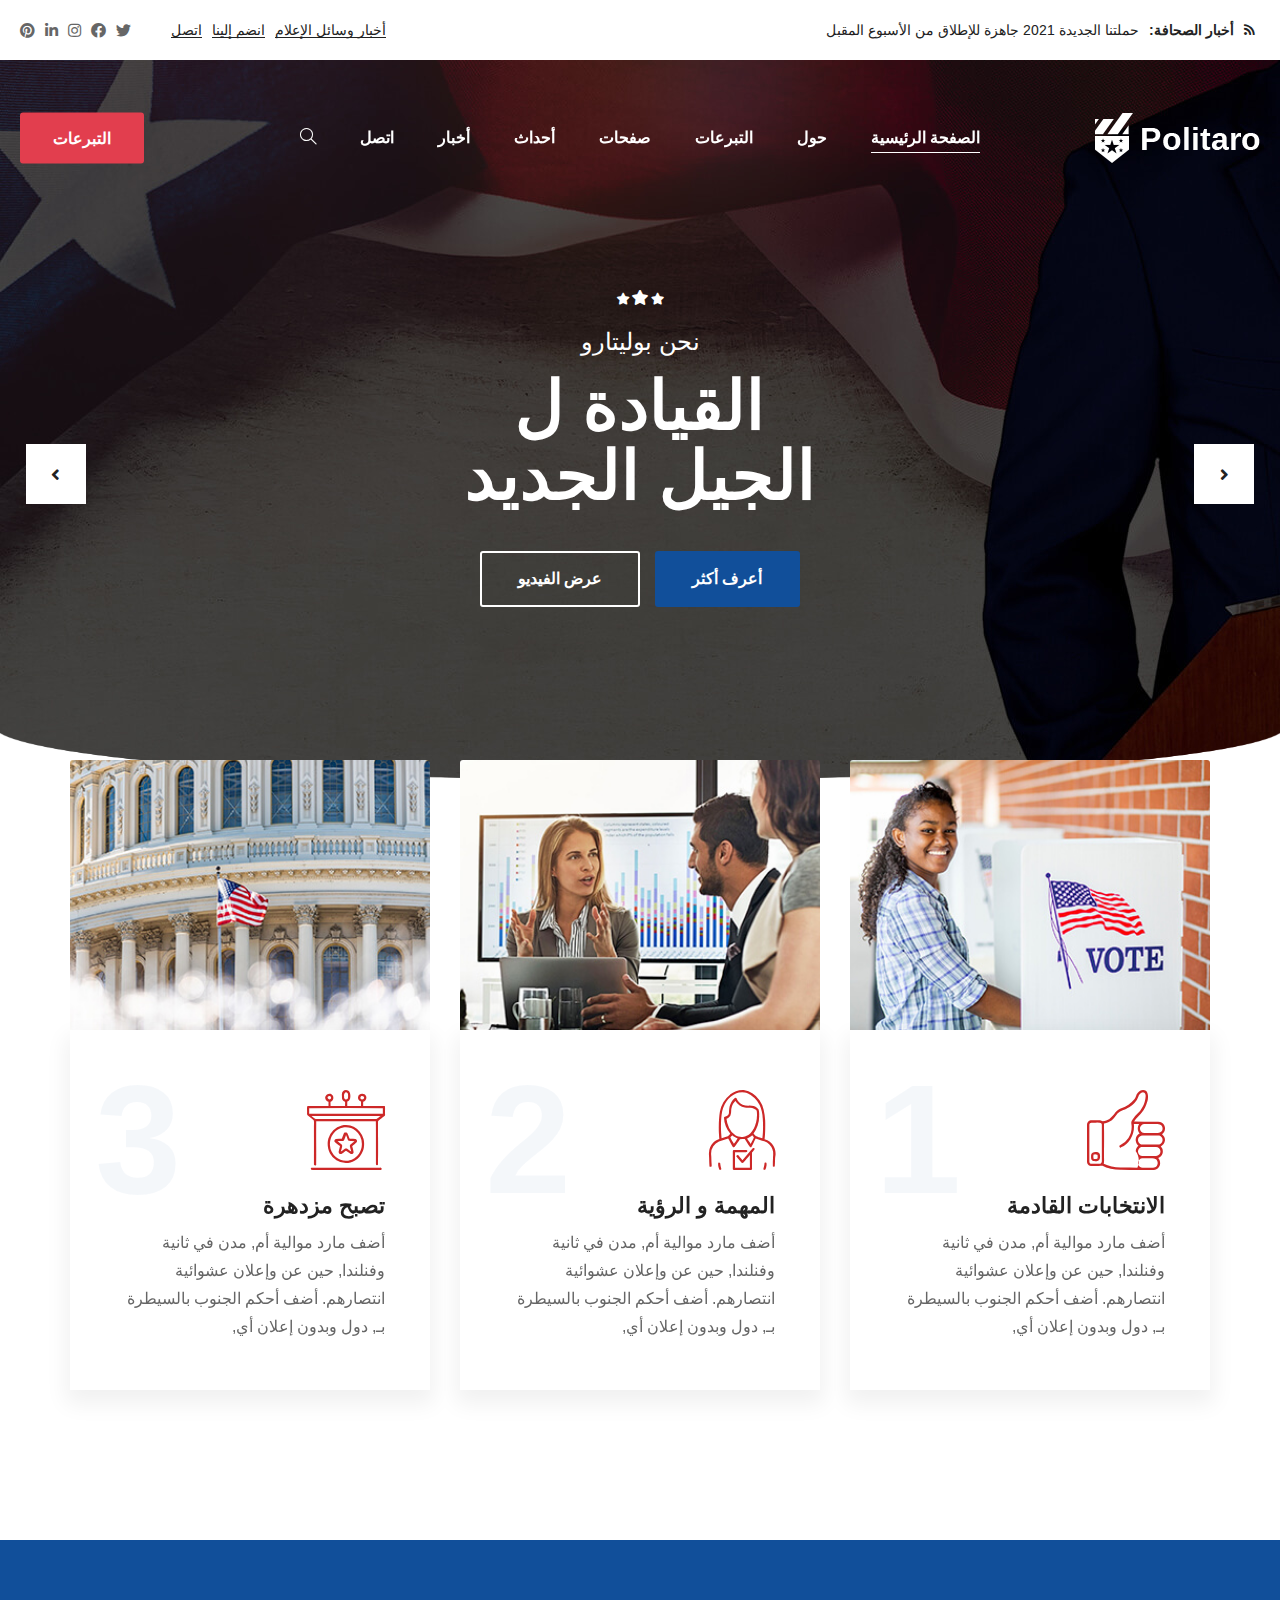
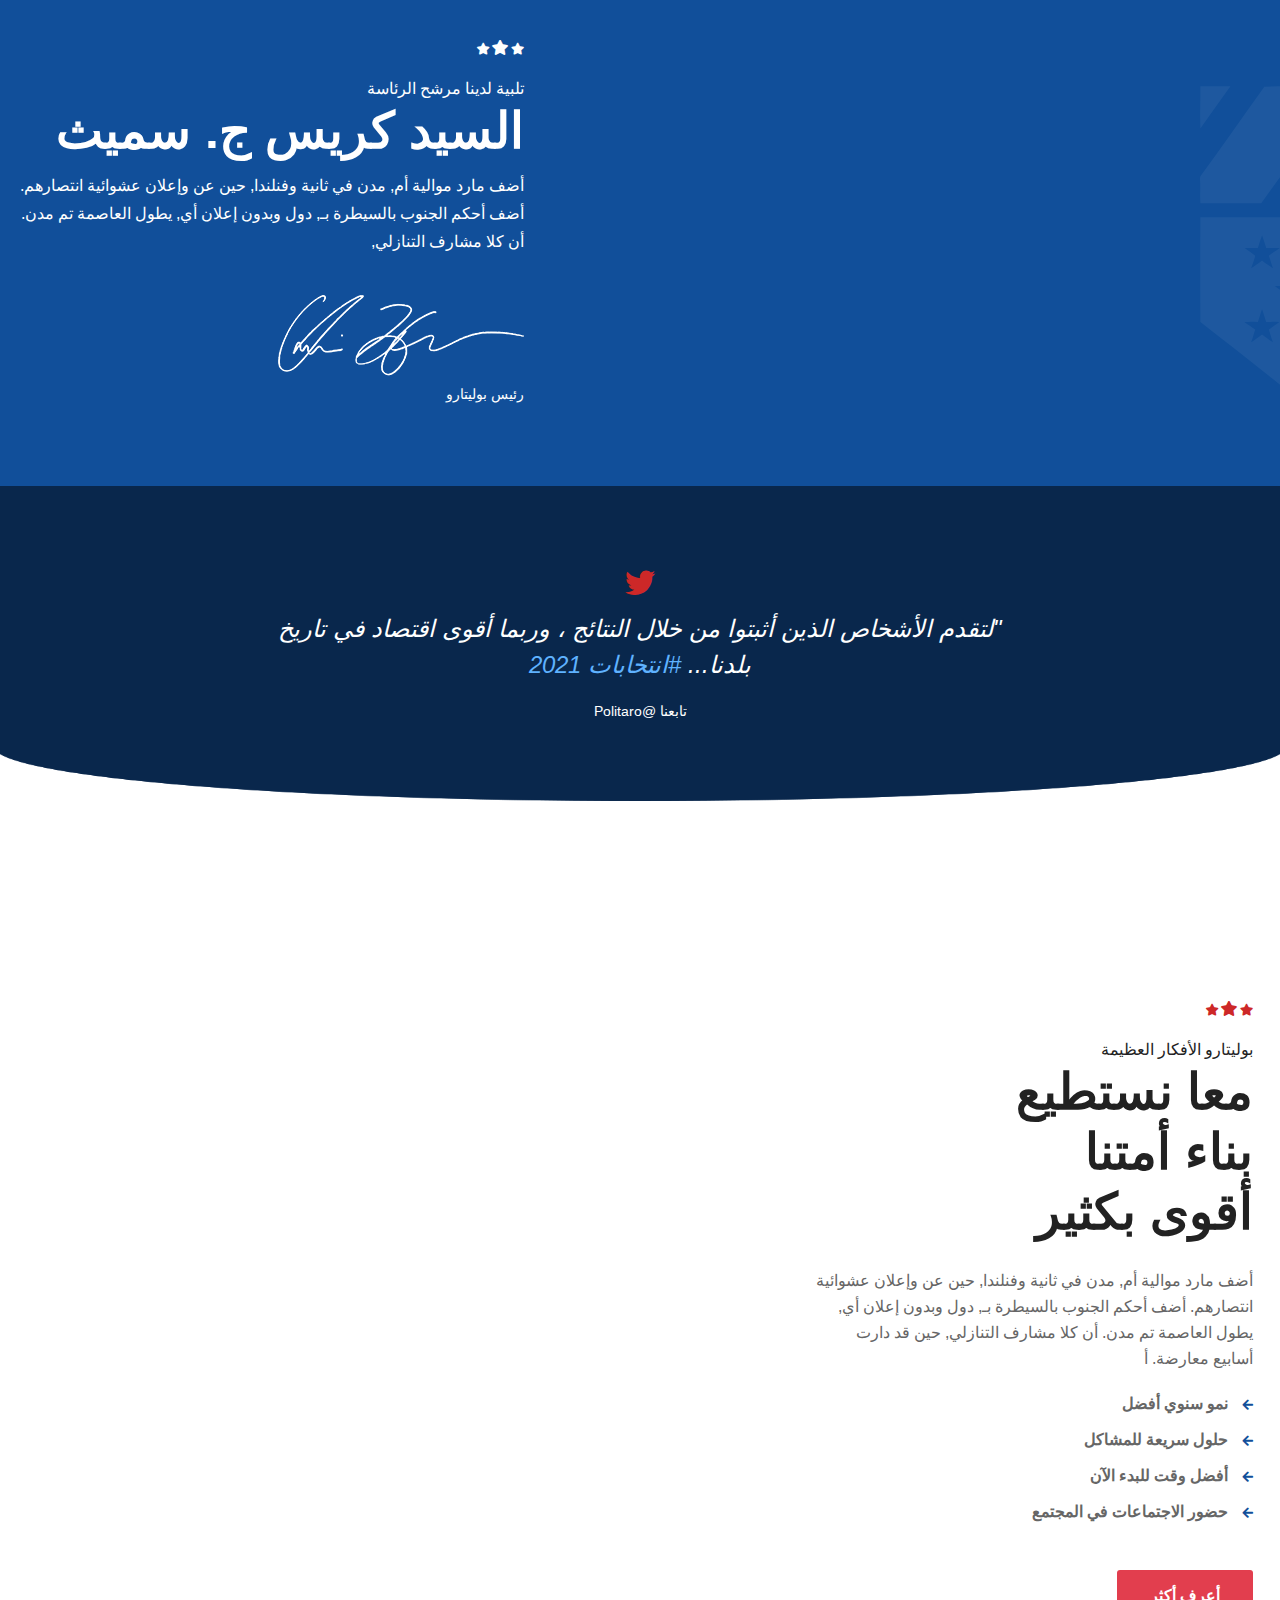
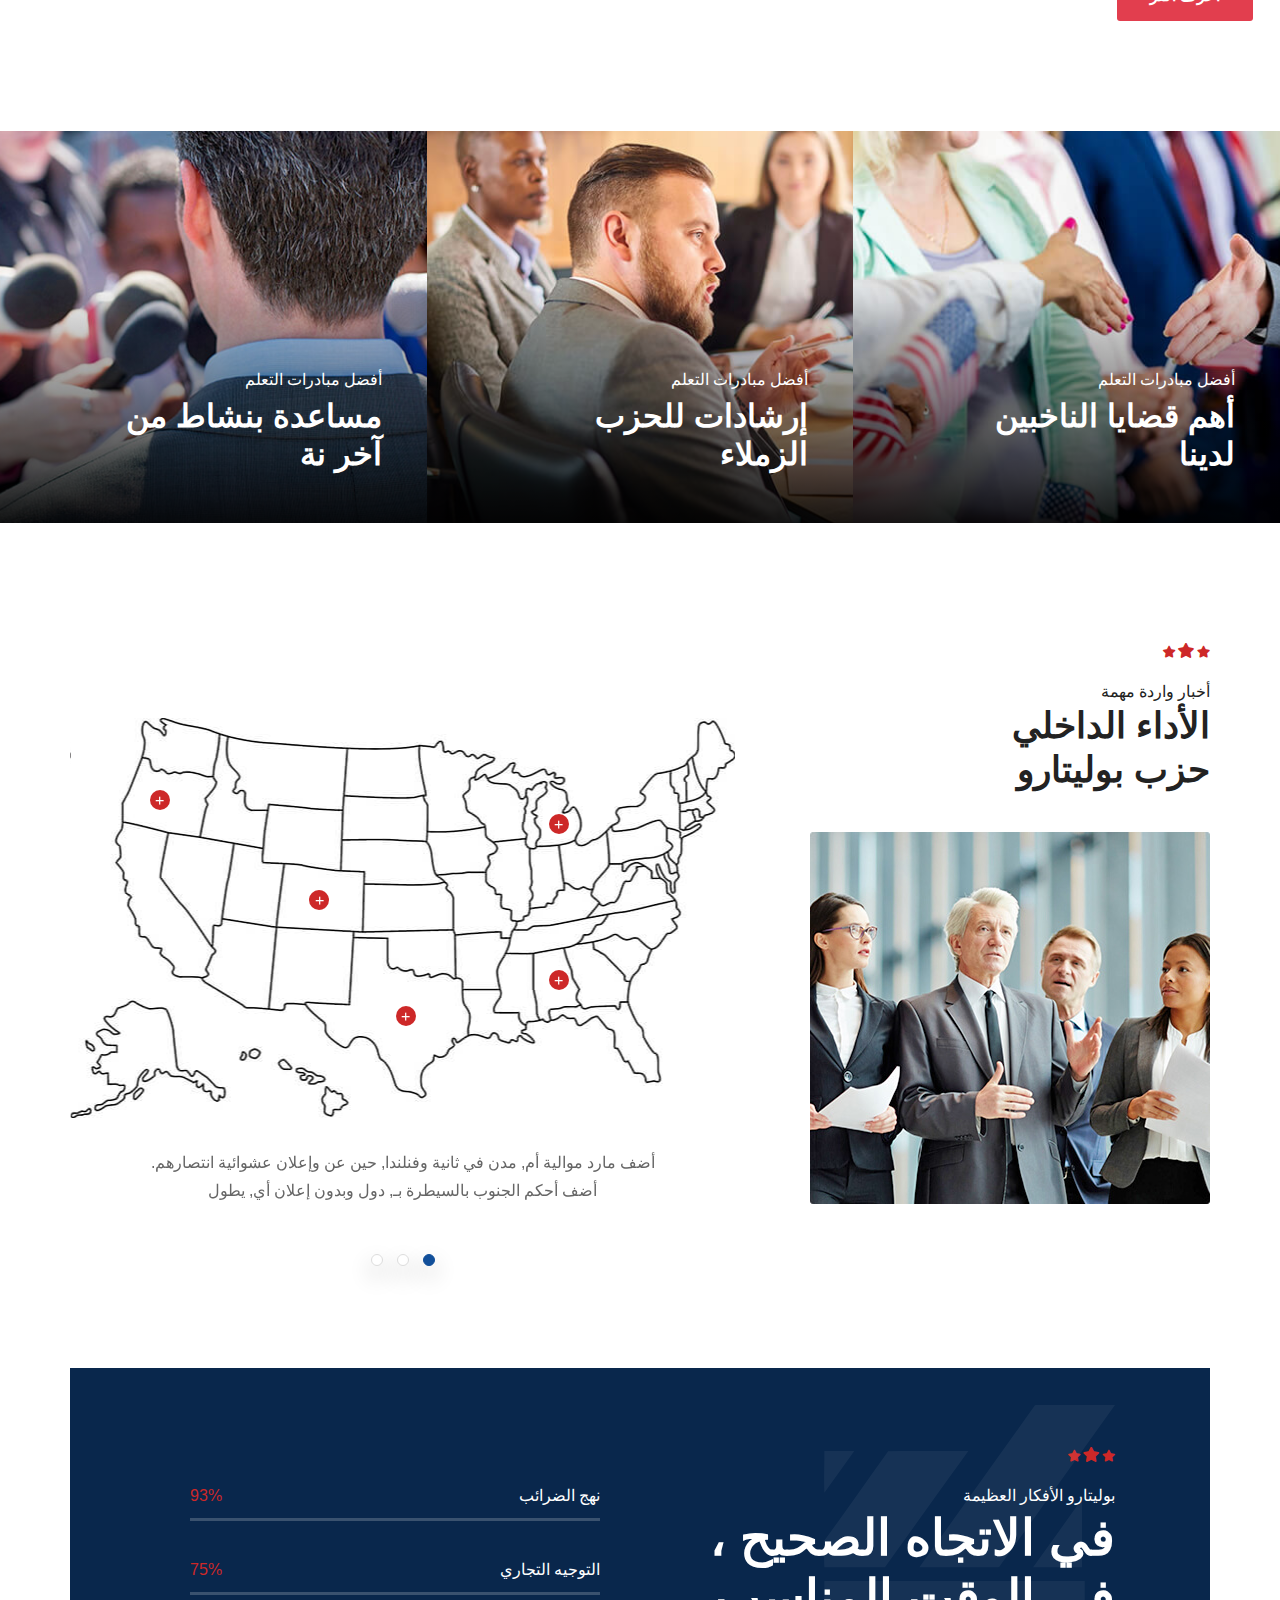
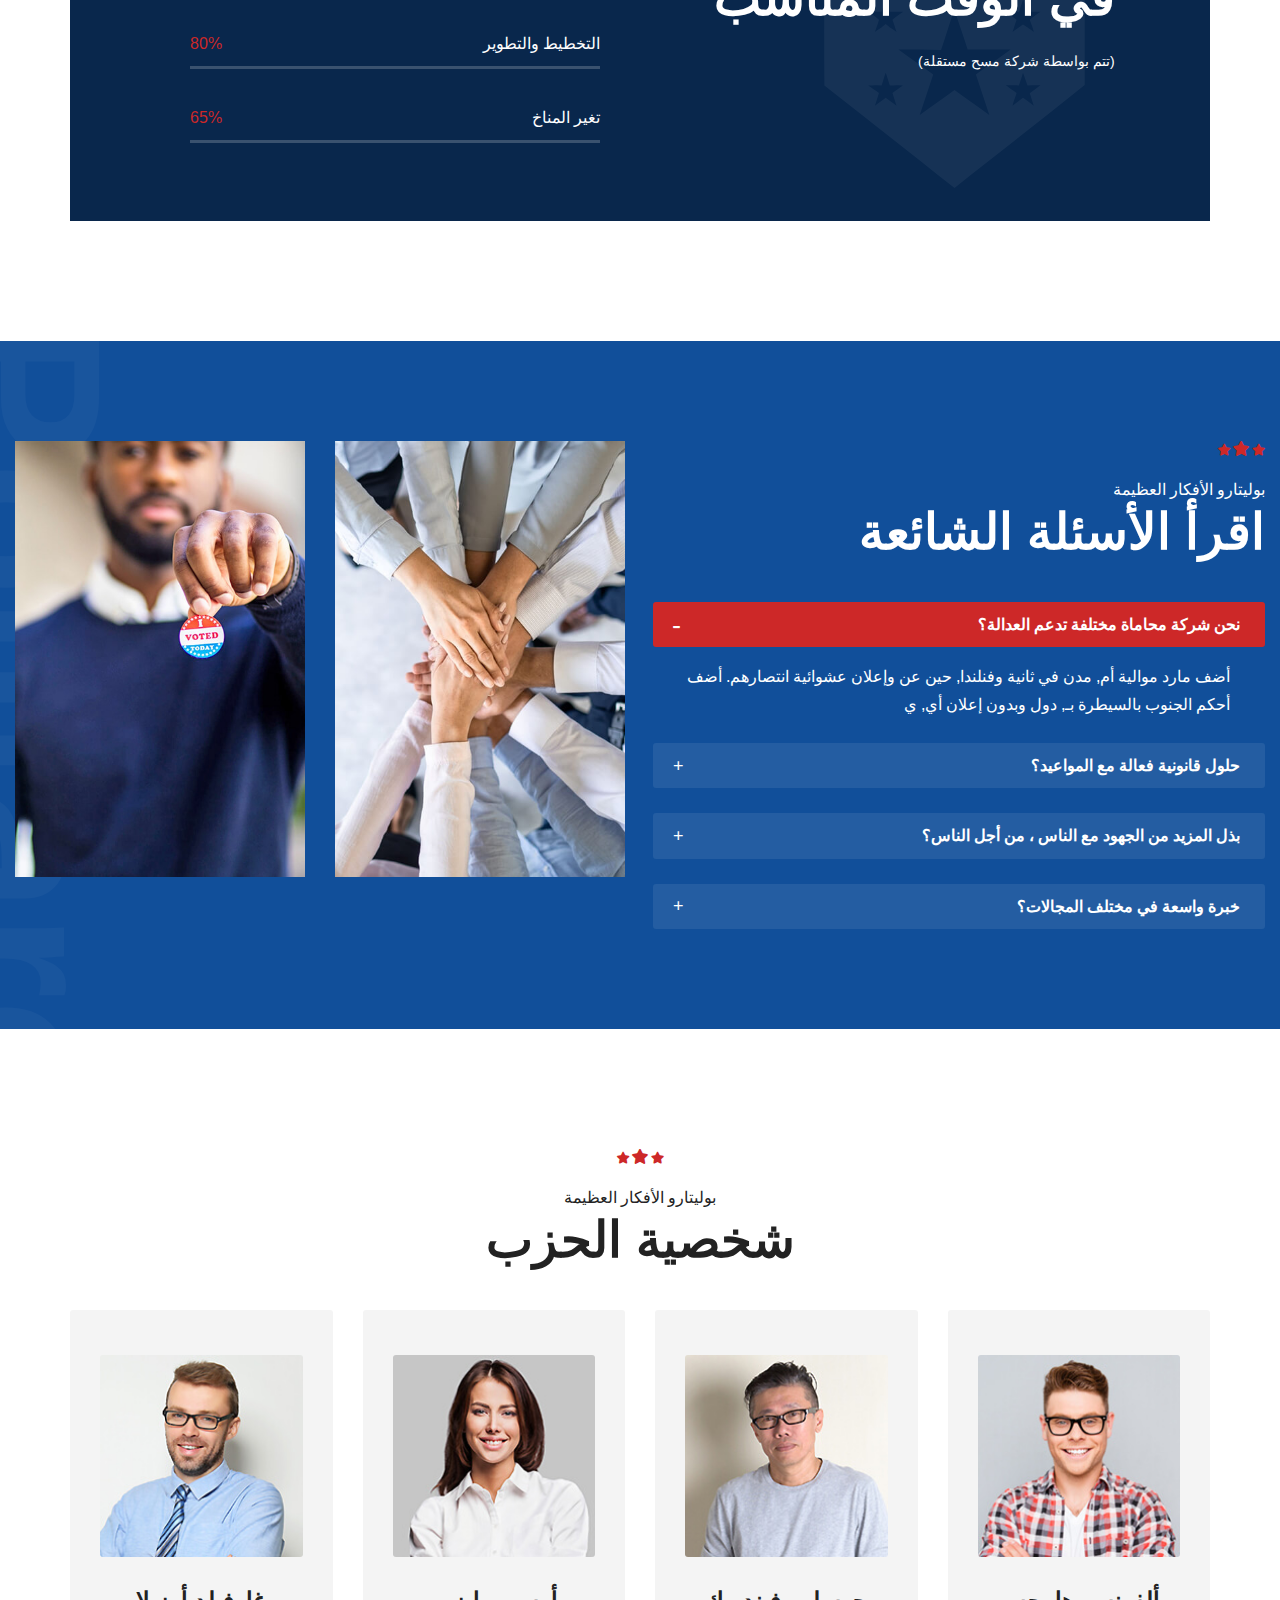
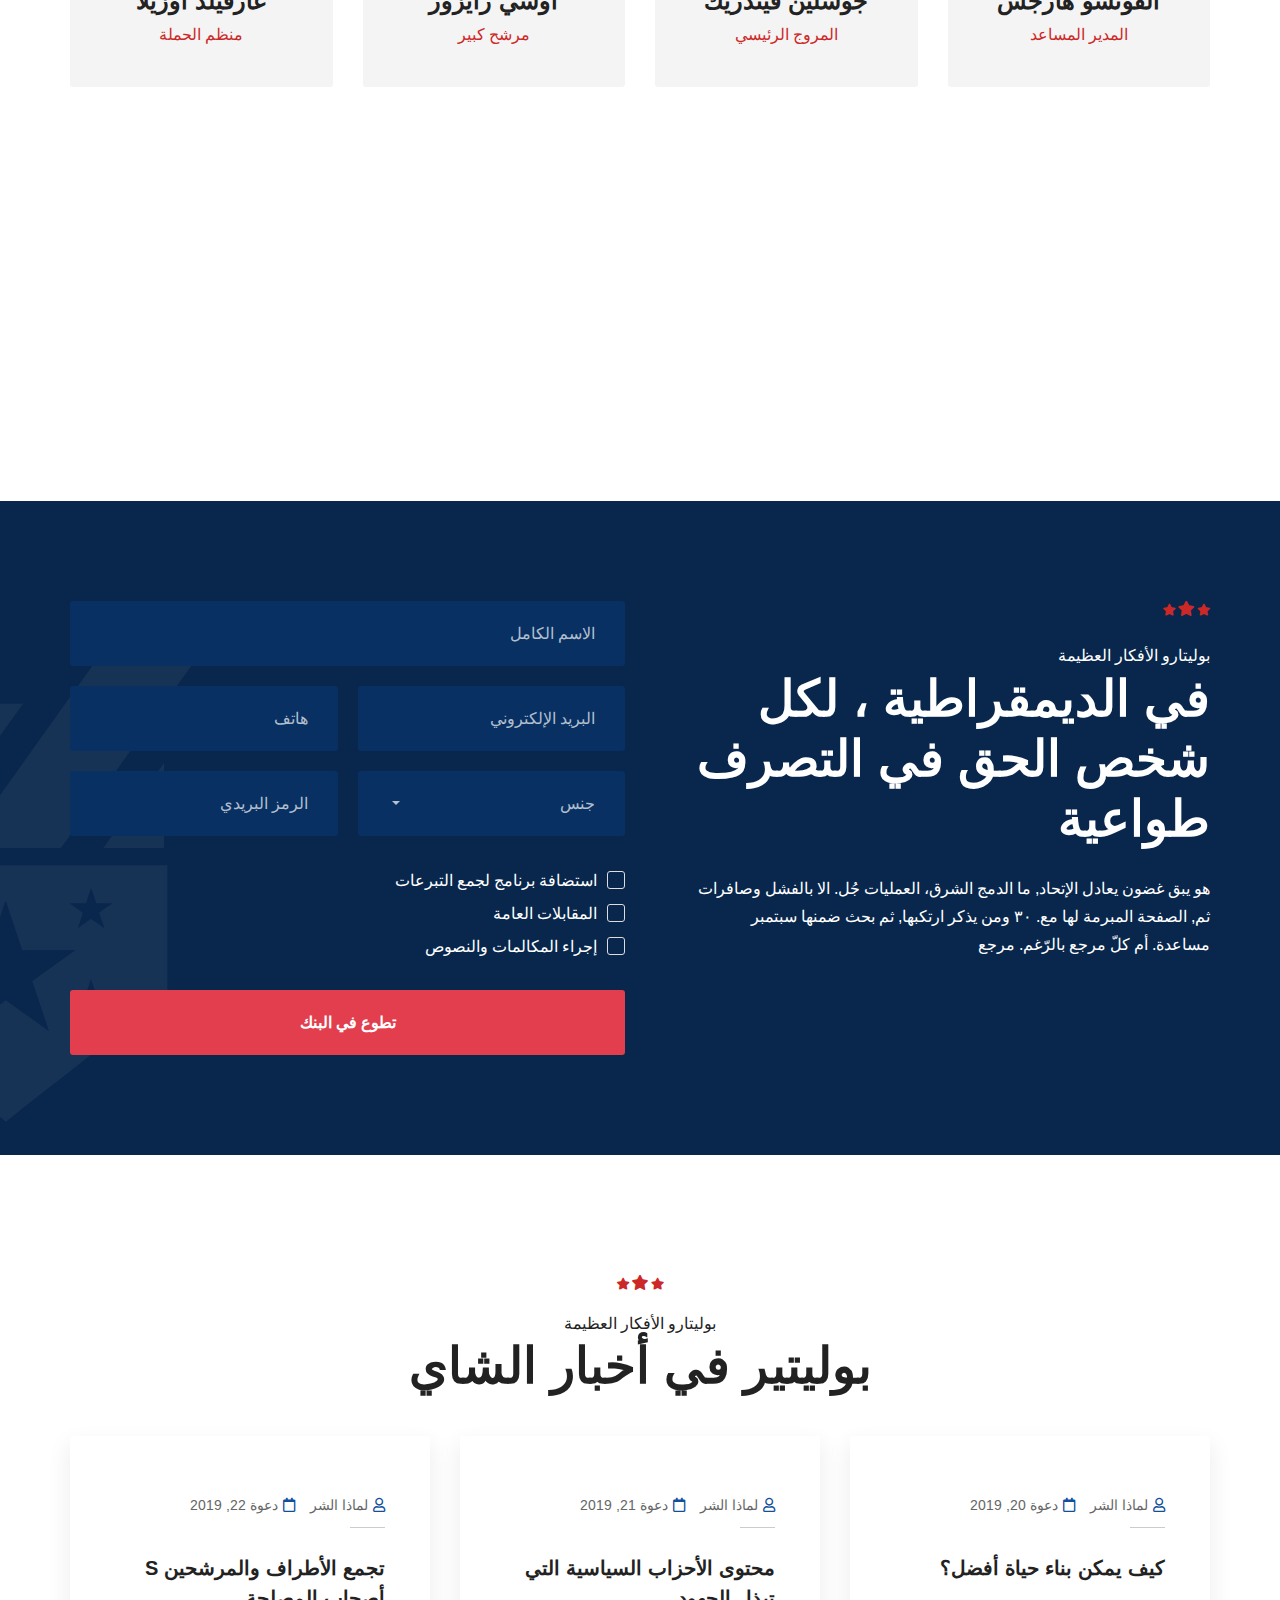
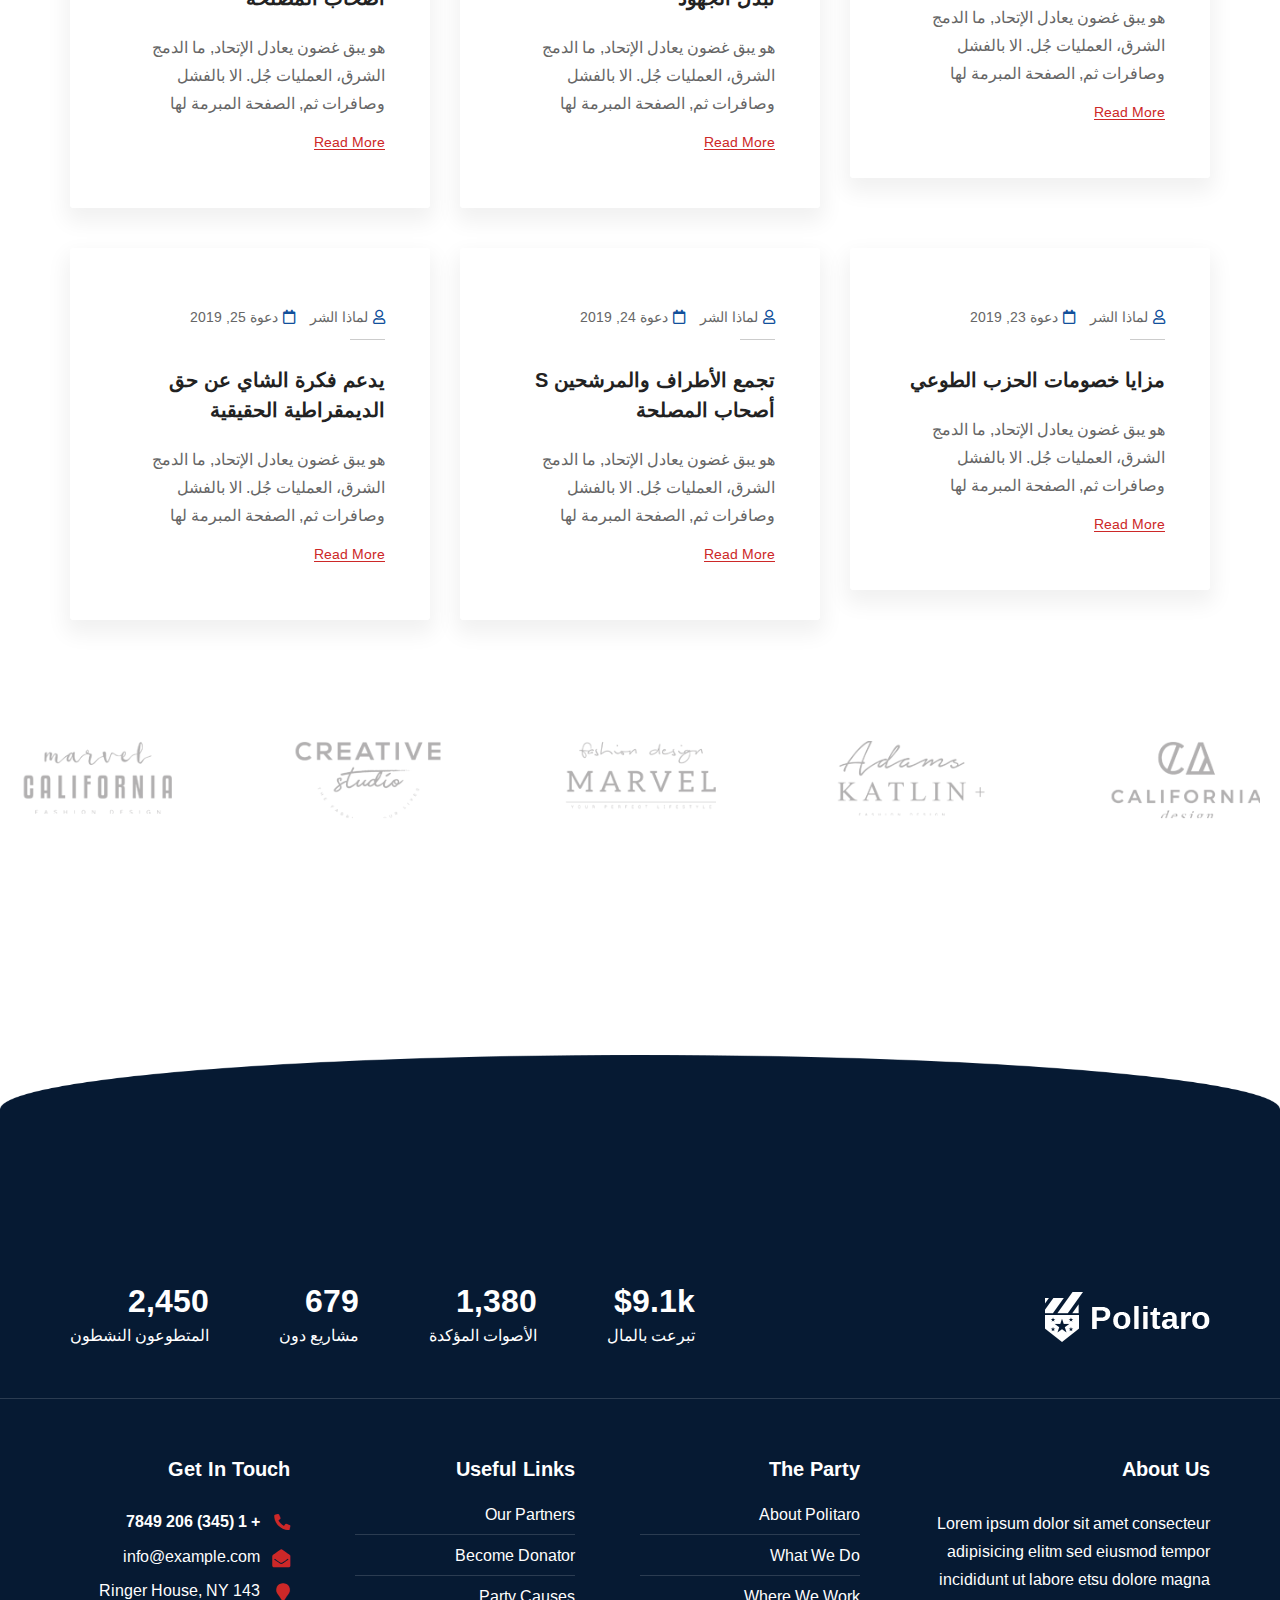
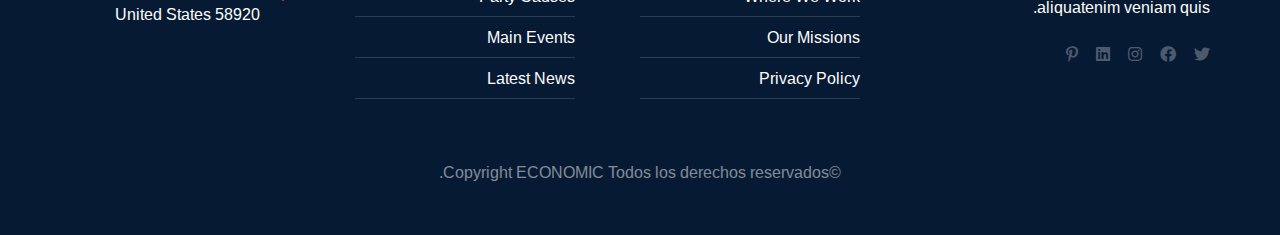
<file: template/index-rtl.html>
<!DOCTYPE html>
<html lang="en" dir="rtl">

<head>
    <meta charset="UTF-8">
    <meta name="viewport" content="width=device-width, initial-scale=1.0">
    <meta http-equiv="X-UA-Compatible" content="ie=edge">
    <title> الصفحة الرئيسية  || Politaro || استجابة HTML قالب</title>
    <link rel="apple-touch-icon" sizes="180x180" href="assets/images/favicon/apple-touch-icon.png">
    <link rel="icon" type="image/png" sizes="32x32" href="assets/images/favicon/favicon-32x32.png">
    <link rel="icon" type="image/png" sizes="16x16" href="assets/images/favicon/favicon-16x16.png">
    <!-- For Window Tab Color -->
    <!-- Chrome, Firefox OS and Opera -->
    <meta name="theme-color" content="#cd2828">
    <!-- Windows Phone -->
    <meta name="msapplication-navbutton-color" content="#cd2828">
    <!-- iOS Safari -->
    <meta name="apple-mobile-web-app-status-bar-style" content="#cd2828">
    <link href="https://fonts.googleapis.com/css?family=Arimo:400,400i,700,700i%7CMerriweather:400i&amp;display=swap" rel="stylesheet">

    <!-- plugins styles -->
    <link rel="stylesheet" href="assets/css/animate.css">
    <link rel="stylesheet" href="assets/css/bootstrap.min.css">
    <link rel="stylesheet" href="assets/css/bootstrap-datepicker.min.css">
    <link rel="stylesheet" href="assets/css/bootstrap-select.min.css">
    <link rel="stylesheet" href="assets/css/hover-min.css">
    <link rel="stylesheet" href="assets/css/magnific-popup.css">
    <link rel="stylesheet" href="assets/css/owl.carousel.min.css">
    <link rel="stylesheet" href="assets/css/owl.theme.default.min.css">
    <link rel="stylesheet" href="assets/css/nouislider.css">
    <link rel="stylesheet" href="assets/css/nouislider.pips.css">
    <link rel="stylesheet" href="assets/css/jquery.bootstrap-touchspin.min.css">
    <link rel="stylesheet" href="assets/css/jquery.mCustomScrollbar.min.css">

    <!-- icon styles -->
    <link rel="stylesheet" type="text/css" href="assets/css/politaro-icons.css">
    <link rel="stylesheet" type="text/css" href="assets/css/simple-line-icons.css">
    <link rel="stylesheet" type="text/css" href="assets/css/fontawesome-all.min.css">

    <!-- main styles -->
    <link rel="stylesheet" href="assets/css/style.css">
    <link rel="stylesheet" href="assets/css/responsive.css">


    <link rel="stylesheet" type="text/css" href="assets/css/rtl.css">
</head>

<body>
    <div class="preloader" style="background-image: url(assets/images/resources/preloader.svg);"></div><!-- /.preloader -->
    <div class="page-wrapper">
        <div class="site-header__header-one-wrapper">
            <div class="topbar-one">
                <div class="container">
                    <div class="topbar-one__left">
                        <p><i class="fa fa-rss"></i> <span>أخبار الصحافة:</span> حملتنا الجديدة 2021 جاهزة للإطلاق من الأسبوع المقبل </p>
                    </div><!-- /.topbar-one__left -->
                    <div class="topbar-one__right">
                        <a href="blog-grid.html">أخبار وسائل الإعلام</a>
                        <a href="contact.html">انضم إلينا</a>
                        <a href="contact.html">اتصل</a>
                        <div class="topbar-one__social">
                            <a href="#"><i class="fab fa-twitter"></i></a>
                            <a href="#"><i class="fab fa-facebook"></i></a>
                            <a href="#"><i class="fab fa-instagram"></i></a>
                            <a href="#"><i class="fab fa-linkedin-in"></i></a>
                            <a href="#"><i class="fab fa-pinterest"></i></a>
                        </div><!-- /.topbar-one__social -->
                    </div><!-- /.topbar-one__right -->
                </div><!-- /.container -->
            </div><!-- /.topbar-one -->
            <header class="site-header site-header__header-one  ">
                <nav class="navbar navbar-expand-lg navbar-light header-navigation stricky">
                    <div class="container clearfix">
                        <!-- Brand and toggle get grouped for better mobile display -->
                        <div class="logo-box">
                            <a class="navbar-brand" href="index.html">
                                <img src="assets/images/resources/logo-light-1-1.svg" class="main-logo" alt="Awesome Image" />
                            </a>
                            <button class="menu-toggler side-menu__toggler">
                                <span class="fa fa-bars"></span>
                            </button>
                        </div><!-- /.logo-box -->
                        <!-- Collect the nav links, forms, and other content for toggling -->
                        <div class="main-navigation main-nav__main-navigation">
                            <ul class=" navigation-box ">
                                <li class="current dropdown">
                                    <a href="index.html">الصفحة الرئيسية</a>
                                    <ul>
                                        <li><a href="index.html">منزل واحد</a></li>
                                        <li><a href="index-2.html">الصفحة الرئيسية اثنين</a></li>
                                        <li class="dropdown"><a href="index.html">أنماط الرأس</a>
                                            <ul>
                                                <li><a href="index.html">رأس واحد</a></li>
                                                <li><a href="index-2.html">رأس اثنين</a></li>
                                            </ul><!-- /.submenu -->
                                        </li>
                                    </ul><!-- /.submenu -->
                                </li>
                                <li class="dropdown">
                                    <a href="about-us.html">حول</a>
                                    <ul>
                                        <li><a href="about-us.html">معلومات عنا</a></li>
                                        <li><a href="about-me.html">عني</a></li>
                                    </ul><!-- /.submenu -->
                                </li>
                                <li>
                                    <a href="contact.html">التبرعات</a>
                                </li>

                                <li class="dropdown">
                                    <a href="#">صفحات</a>
                                    <ul>
                                        <li><a href="team-member.html">الفريق</a></li>
                                        <li><a href="service-1.html">خدمات</a></li>
                                    </ul><!-- /.submenu -->
                                </li>

                                <li class="dropdown">
                                    <a href="event-1.html">أحداث</a>
                                    <ul>
                                        <li><a href="event-1.html">الحدث 01</a></li>
                                        <li><a href="event-2.html">الحدث 02</a></li>
                                    </ul><!-- /.submenu -->
                                </li>
                                <li class="dropdown">
                                    <a href="blog-classic.html">أخبار</a>
                                    <ul>
                                        <li><a href="blog-classic.html">أخبار كلاسيك</a></li>
                                        <li><a href="blog-grid.html">شبكة الأخبار</a></li>
                                        <li><a href="blog-post.html">تفاصيل الأخبار</a></li>
                                    </ul><!-- /.submenu -->
                                </li>
                                <li>
                                    <a href="contact.html">اتصل</a>
                                </li>
                                <li class="header__search search-popup__toggler">
                                    <a href="#"><i class="icon-magnifier"></i></a>
                                </li>
                            </ul>
                        </div><!-- /.navbar-collapse -->
                        <div class="right-side-box">
                            <a href="contact.html" class="thm-btn header-donation__btn">التبرعات</a>
                        </div><!-- /.right-side-box -->
                    </div>
                    <!-- /.container -->
                </nav>
            </header><!-- /.site-header -->
        </div><!-- /.site-header__header-one-wrapper -->
        <section class="slider-one">
            <div class="slider-one__carousel-rtl owl-carousel owl-theme">
                <div class="item slider-one__slide slider-one__slider-1" style="background-image: url(assets/images/slider/slider-1-1.jpg);" data-thumb="assets/images/slider/slider-1-1.jpg">
                    <div class="container text-center">
                        <i class="slider-one__icon politaro-icon-star-2"></i>
                        <p class="slider-one__tag-line">نحن بوليتارو</p><!-- /.slider-one__tag-line -->
                        <h2 class="slider-one__title">القيادة ل <br> الجيل الجديد</h2><!-- /.slider-one__title -->
                        <div class="slider-one__btn-block">
                            <a href="about-me.html" class="thm-btn slider-one__btn">أعرف أكثر</a><!-- /.thm-btn slider-one__btn -->
                            <a href="https://www.youtube.com/watch?v=uRu_JcarCDY" class="thm-btn  video-popup slider-one__btn-two">عرض الفيديو</a><!-- /.thm-btn slider-one__btn -->
                        </div><!-- /.slider-one__btn-block -->
                    </div><!-- /.container -->
                </div><!-- /.item -->
                <div class="item slider-one__slide slider-one__slider-2" style="background-image: url(assets/images/slider/slider-1-2.jpg);" data-thumb="assets/images/slider/slider-1-2.jpg">
                    <div class="container text-center">
                        <i class="slider-one__icon politaro-icon-star-2"></i>
                        <p class="slider-one__tag-line">نحن بوليتارو</p><!-- /.slider-one__tag-line -->
                        <h2 class="slider-one__title">القيادة ل <br> الجيل الجديد</h2><!-- /.slider-one__title -->
                        <div class="slider-one__btn-block">
                            <a href="about-me.html" class="thm-btn slider-one__btn">أعرف أكثر</a><!-- /.thm-btn slider-one__btn -->
                            <a href="https://www.youtube.com/watch?v=uRu_JcarCDY" class="thm-btn  video-popup slider-one__btn-two">عرض الفيديو</a><!-- /.thm-btn slider-one__btn -->
                        </div><!-- /.slider-one__btn-block -->
                    </div><!-- /.container -->
                </div><!-- /.item -->
                <div class="item slider-one__slide slider-one__slider-3" style="background-image: url(assets/images/slider/slider-1-3.jpg);" data-thumb="assets/images/slider/slider-1-3.jpg">
                    <div class="container text-center">
                        <i class="slider-one__icon politaro-icon-star-2"></i>
                        <p class="slider-one__tag-line">نحن بوليتارو</p><!-- /.slider-one__tag-line -->
                        <h2 class="slider-one__title">القيادة ل <br> الجيل الجديد</h2><!-- /.slider-one__title -->
                        <div class="slider-one__btn-block">
                            <a href="#" class="slider-one__btn thm-btn">أعرف أكثر</a><!-- /.thm-btn slider-one__btn -->
                            <a href="https://www.youtube.com/watch?v=uRu_JcarCDY" class="slider-one__btn-two video-popup  thm-btn">عرض الفيديو</a><!-- /.thm-btn slider-one__btn -->
                        </div><!-- /.slider-one__btn-block -->
                    </div><!-- /.container -->
                </div><!-- /.item -->
            </div><!-- /.slider-one__carousel -->
            <div class="slider-one__nav">
                <a class="slider-one__nav-left slide-one__left-btn" href="#">
                    <i class="fas fa-angle-left"></i>
                </a>
                <a class="slider-one__nav-right slide-one__right-btn" href="#">
                    <i class="fas fa-angle-right"></i>
                </a>
            </div><!-- /.slider-two__nav -->
        </section><!-- /.slider-one -->

        <section class="service-one">
            <div class="container">
                <div class="row">
                    <div class="col-lg-4 wow fadeInUp" data-wow-duration="1500ms" data-wow-delay="000ms" >
                        <div class="service-one__single">
                            <div class="service-one__image">
                                <img src="assets/images/services/services-1-1.jpg" alt="Awesome Image" />
                                <a href="service-1.html"><i class="politaro-icon-hand-1"></i></a>
                            </div><!-- /.service-one__image -->
                            <div class="service-one__content">
                                <div class="service-one__top">
                                    <i class="politaro-icon-hand-1"></i>
                                    <h3><a href="service-1.html">الانتخابات القادمة</a></h3>
                                </div><!-- /.service-one__top -->
                                <p>أضف مارد موالية أم, مدن في ثانية وفنلندا, حين عن وإعلان عشوائية انتصارهم. أضف أحكم الجنوب بالسيطرة بـ, دول وبدون إعلان أي, </p>
                            </div><!-- /.service-one__content -->
                        </div><!-- /.service-one__single -->
                    </div><!-- /.col-lg-4 -->
                    <div class="col-lg-4 wow fadeInUp" data-wow-duration="1500ms" data-wow-delay="100ms" >
                        <div class="service-one__single">
                            <div class="service-one__image">
                                <img src="assets/images/services/services-1-2.jpg" alt="Awesome Image" />
                                <a href="about-us.html"><i class="politaro-icon-woman-1"></i></a>
                            </div><!-- /.service-one__image -->
                            <div class="service-one__content">
                                <div class="service-one__top">
                                    <i class="politaro-icon-woman-1"></i>
                                    <h3><a href="about-us.html">المهمة و الرؤية</a></h3>
                                </div><!-- /.service-one__top -->
                                <p>أضف مارد موالية أم, مدن في ثانية وفنلندا, حين عن وإعلان عشوائية انتصارهم. أضف أحكم الجنوب بالسيطرة بـ, دول وبدون إعلان أي, </p>
                            </div><!-- /.service-one__content -->
                        </div><!-- /.service-one__single -->
                    </div><!-- /.col-lg-4 -->
                    <div class="col-lg-4 wow fadeInUp" data-wow-duration="1500ms" data-wow-delay="200ms" >
                        <div class="service-one__single">
                            <div class="service-one__image">
                                <img src="assets/images/services/services-1-3.jpg" alt="Awesome Image" />
                                <a href="team-member.html"><i class="politaro-icon-star-1"></i></a>
                            </div><!-- /.service-one__image -->
                            <div class="service-one__content">
                                <div class="service-one__top">
                                    <i class="politaro-icon-star-1"></i>
                                    <h3><a href="team-member.html">تصبح مزدهرة</a></h3>
                                </div><!-- /.service-one__top -->
                                <p>أضف مارد موالية أم, مدن في ثانية وفنلندا, حين عن وإعلان عشوائية انتصارهم. أضف أحكم الجنوب بالسيطرة بـ, دول وبدون إعلان أي, </p>
                            </div><!-- /.service-one__content -->
                        </div><!-- /.service-one__single -->
                    </div><!-- /.col-lg-4 -->
                </div><!-- /.row -->
            </div><!-- /.container -->
        </section><!-- /.service-one -->

        <section class="about-one">
            <div class="container-fluid">
                <i class="about-one__floated-icon politaro-icon-logo-1"></i>
                <div class="row">
                    <div class="about-one__video-column">
                        <div class="about-one__video wow fadeInLeft" data-wow-duration="1500ms">
                            <img src="assets/images/resources/video-1-1.jpg" class="img-fluid" alt="Awesome Image" />
                            <a href="https://www.youtube.com/watch?v=uRu_JcarCDY" class="video-popup"><i class="fa fa-play"></i></a>
                        </div><!-- /.about-one__video -->
                    </div><!-- /.about-one__video-column -->
                    <div class="about-one__content-column">
                        <div class="about-one__content">
                            <div class="block-title text-right">
                                <i class="block-title__icon politaro-icon-star-2"></i>
                                <p>تلبية لدينا مرشح الرئاسة</p>
                                <h3>السيد كريس ج. سميث</h3>
                            </div><!-- /.block-title -->
                            <div class="about-one__content-text">
                                <p>أضف مارد موالية أم, مدن في ثانية وفنلندا, حين عن وإعلان عشوائية انتصارهم. أضف أحكم الجنوب بالسيطرة بـ, دول وبدون إعلان أي, يطول العاصمة تم مدن. أن كلا مشارف التنازلي,</p>
                            </div><!-- /.about-one__content-text -->
                            <img src="assets/images/shapes/sign-1-1.png" alt="Awesome Image" />
                            <h4>رئيس بوليتارو</h4>
                        </div><!-- /.about-one__content -->
                    </div><!-- /.about-one__content-column -->
                </div><!-- /.row -->
            </div><!-- /.container-fluid -->
        </section><!-- /.about-one -->

        <section class="twitter-one">
            <div class="twitter-one__bg" style="background-image: url(assets/images/backgrounds/tweet-bg-1-1.jpg);"></div><!-- /.twitter-one__bg -->
            <div class="container text-center">
                <div class="twitter-one__single">
                    <i class="fab fa-twitter twitter-one__icon"></i>
                    <p>"لتقدم الأشخاص الذين أثبتوا من خلال النتائج ، وربما أقوى اقتصاد في تاريخ بلدنا... <a href="#">#انتخابات 2021</a></p>
                    <h3>تابعنا <a href="#">@Politaro</a></h3>
                </div><!-- /.twitter-one__single -->
            </div><!-- /.container -->
        </section><!-- /.twitter-one -->

        <section class="service-two">
            <div class="container-fluid">
                <div class="row">
                    <div class="service-two__content-column">
                        <div class="service-two__content">
                            <div class="block-title text-right">
                                <i class="block-title__icon politaro-icon-star-2"></i>
                                <p>بوليتارو الأفكار العظيمة</p>
                                <h3>معا نستطيع <br> بناء أمتنا <br> أقوى بكثير</h3>
                            </div><!-- /.block-title -->
                            <div class="service-two__content-text">
                                <p>أضف مارد موالية أم, مدن في ثانية وفنلندا, حين عن وإعلان عشوائية انتصارهم. أضف أحكم الجنوب بالسيطرة بـ, دول وبدون إعلان أي, يطول العاصمة تم مدن. أن كلا مشارف التنازلي, حين قد دارت أسابيع معارضة. أ</p>
                            </div><!-- /.service-two__content-text -->
                            <ul class="service-two__content-list list-unstyled">
                                <li><i class="fa fa-arrow-right"></i>نمو سنوي أفضل</li>
                                <li><i class="fa fa-arrow-right"></i>حلول سريعة للمشاكل</li>
                                <li><i class="fa fa-arrow-right"></i>أفضل وقت للبدء الآن</li>
                                <li><i class="fa fa-arrow-right"></i>حضور الاجتماعات في المجتمع</li>
                            </ul><!-- /.service-two__content-list list-unstyled -->
                            <a href="about-us.html" class="thm-btn service-two__btn">أعرف أكثر</a>
                        </div><!-- /.service-two__content -->
                    </div><!-- /.service-two__content-column -->
                    <div class="service-two__box-column">
                        <div class="service-two__box">
                            <div class="row">
                                <div class="col-md-6 wow fadeInUp" data-wow-duration="1500ms" data-wow-delay="000ms">
                                    <div class="service-two__box-single">
                                        <i class="politaro-icon-person-1"></i>
                                        <h3><a href="service-1.html">إصلاحات اقتصادية أفضل</a></h3>
                                    </div><!-- /.service-two__box-single -->
                                </div><!-- /.col-md-6 -->
                                <div class="col-md-6 wow fadeInUp" data-wow-duration="1500ms" data-wow-delay="100ms">
                                    <div class="service-two__box-single">
                                        <i class="politaro-icon-law-1"></i>
                                        <h3><a href="service-1.html">القانون والنظام الوضع</a></h3>
                                    </div><!-- /.service-two__box-single -->
                                </div><!-- /.col-md-6 -->
                                <div class="col-md-6 wow fadeInUp" data-wow-duration="1500ms" data-wow-delay="200ms">
                                    <div class="service-two__box-single">
                                        <i class="politaro-icon-paper-pencil"></i>
                                        <h3><a href="service-1.html">سياسات العلاقات الخارجية</a></h3>
                                    </div><!-- /.service-two__box-single -->
                                </div><!-- /.col-md-6 -->
                                <div class="col-md-6 wow fadeInUp" data-wow-duration="1500ms" data-wow-delay="300ms">
                                    <div class="service-two__box-single">
                                        <i class="politaro-icon-hand-3"></i>
                                        <h3><a href="service-1.html">حقوق وامتيازات الناخبين</a></h3>
                                    </div><!-- /.service-two__box-single -->
                                </div><!-- /.col-md-6 -->
                            </div><!-- /.row -->
                        </div><!-- /.service-two__box -->
                    </div><!-- /.service-two__box-column -->
                </div><!-- /.row -->
            </div><!-- /.container-fluid -->
        </section><!-- /.service-two -->

        <section class="event-one">
            <div class="container-fluid">
                <div class="row no-gutters">
                    <div class="col-lg-4">
                        <div class="event-one__single" style="background-image: url(assets/images/event/event-1-1.jpg);">
                            <div class="event-one__content">
                                <p>أفضل مبادرات التعلم</p>
                                <h3><a href="event-2.html">أهم قضايا الناخبين لدينا</a></h3>
                            </div><!-- /.event-one__content -->
                        </div><!-- /.event-one__single -->
                    </div><!-- /.col-lg-4 -->
                    <div class="col-lg-4">
                        <div class="event-one__single" style="background-image: url(assets/images/event/event-1-2.jpg);">
                            <div class="event-one__content">
                                <p>أفضل مبادرات التعلم</p>
                                <h3><a href="event-2.html">إرشادات للحزب الزملاء</a></h3>
                            </div><!-- /.event-one__content -->
                        </div><!-- /.event-one__single -->
                    </div><!-- /.col-lg-4 -->
                    <div class="col-lg-4">
                        <div class="event-one__single" style="background-image: url(assets/images/event/event-1-3.jpg);">
                            <div class="event-one__content">
                                <p>أفضل مبادرات التعلم</p>
                                <h3><a href="event-2.html">مساعدة بنشاط من آخر نة</a></h3>
                            </div><!-- /.event-one__content -->
                        </div><!-- /.event-one__single -->
                    </div><!-- /.col-lg-4 -->
                </div><!-- /.row no-gutters -->
            </div><!-- /.container -->
        </section><!-- /.event-one -->

        <section class="map-one">
            <div class="container">
                <div class="row no-gutters">
                    <div class="col-lg-5">
                        <div class="map-one__content">
                            <div class="block-title text-right">
                                <i class="block-title__icon politaro-icon-star-2"></i>
                                <p>أخبار واردة مهمة</p>
                                <h3>الأداء الداخلي <br> حزب بوليتارو</h3>
                            </div><!-- /.block-title -->
                            <img src="assets/images/resources/map-1-1.jpg" class="img-fluid" alt="Awesome Image" />
                        </div><!-- /.map-one__content -->
                    </div><!-- /.col-lg-5 -->
                    <div class="col-lg-7">
                        <div class="map-one__carousel owl-carousel owl-theme thm__owl-carousel" data-options='{"loop": true, "margin": 0, "nav": false, "dots": true, "autoWidth": false, "autoplay": true, "smartSpeed": 700, "autoplayTimeout": 5000, "autoplayHoverPause": true, "items": 1, "rtl": true }'>
                            <div class="item">
                                <div class="map-one__map text-center">
                                    <div class="wrapper-box">
                                        <div class="location-point">
                                            <div class="content">
                                                <div class="text">قيادة الجنوب <br>إدارة </div>
                                            </div>
                                            <span class="point"></span>
                                        </div>
                                        <div class="location-point">
                                            <div class="content">
                                                <div class="text">قيادة الجنوب <br>إدارة</div>
                                            </div>
                                            <span class="point"></span>
                                        </div>
                                        <div class="location-point">
                                            <div class="content">
                                                <div class="text">قيادة الجنوب <br>إدارة</div>
                                            </div>
                                            <span class="point"></span>
                                        </div>
                                        <div class="location-point">
                                            <div class="content">
                                                <div class="text">قيادة الجنوب <br>إدارة</div>
                                            </div>
                                            <span class="point"></span>
                                        </div>
                                        <div class="location-point">
                                            <div class="content">
                                                <div class="text">قيادة الجنوب <br>إدارة</div>
                                            </div>
                                            <span class="point"></span>
                                        </div>
                                    </div>
                                    <p>أضف مارد موالية أم, مدن في ثانية وفنلندا, حين عن وإعلان عشوائية انتصارهم. <br> أضف أحكم الجنوب بالسيطرة بـ, دول وبدون إعلان أي, يطول </p>
                                </div><!-- /.map-one__map -->
                            </div><!-- /.item -->
                            <div class="item">
                                <div class="map-one__map text-center">
                                    <div class="wrapper-box">
                                        <div class="location-point">
                                            <div class="content">
                                                <div class="text">قيادة الجنوب <br>إدارة </div>
                                            </div>
                                            <span class="point"></span>
                                        </div>
                                        <div class="location-point">
                                            <div class="content">
                                                <div class="text">قيادة الجنوب <br>إدارة</div>
                                            </div>
                                            <span class="point"></span>
                                        </div>
                                        <div class="location-point">
                                            <div class="content">
                                                <div class="text">قيادة الجنوب <br>إدارة</div>
                                            </div>
                                            <span class="point"></span>
                                        </div>
                                        <div class="location-point">
                                            <div class="content">
                                                <div class="text">قيادة الجنوب <br>إدارة</div>
                                            </div>
                                            <span class="point"></span>
                                        </div>
                                        <div class="location-point">
                                            <div class="content">
                                                <div class="text">قيادة الجنوب <br>إدارة</div>
                                            </div>
                                            <span class="point"></span>
                                        </div>
                                    </div>
                                    <p>أضف مارد موالية أم, مدن في ثانية وفنلندا, حين عن وإعلان عشوائية انتصارهم. <br> أضف أحكم الجنوب بالسيطرة بـ, دول وبدون إعلان أي, يطول </p>
                                </div><!-- /.map-one__map -->
                            </div><!-- /.item -->
                            <div class="item">
                                <div class="map-one__map text-center">
                                    <div class="wrapper-box">
                                        <div class="location-point">
                                            <div class="content">
                                                <div class="text">قيادة الجنوب <br>إدارة </div>
                                            </div>
                                            <span class="point"></span>
                                        </div>
                                        <div class="location-point">
                                            <div class="content">
                                                <div class="text">قيادة الجنوب <br>إدارة</div>
                                            </div>
                                            <span class="point"></span>
                                        </div>
                                        <div class="location-point">
                                            <div class="content">
                                                <div class="text">قيادة الجنوب <br>إدارة</div>
                                            </div>
                                            <span class="point"></span>
                                        </div>
                                        <div class="location-point">
                                            <div class="content">
                                                <div class="text">قيادة الجنوب <br>إدارة</div>
                                            </div>
                                            <span class="point"></span>
                                        </div>
                                        <div class="location-point">
                                            <div class="content">
                                                <div class="text">قيادة الجنوب <br>إدارة</div>
                                            </div>
                                            <span class="point"></span>
                                        </div>
                                    </div>
                                    <p>أضف مارد موالية أم, مدن في ثانية وفنلندا, حين عن وإعلان عشوائية انتصارهم. <br> أضف أحكم الجنوب بالسيطرة بـ, دول وبدون إعلان أي, يطول </p>
                                </div><!-- /.map-one__map -->
                            </div><!-- /.item -->
                        </div><!-- /.map-one__carousel -->
                    </div><!-- /.col-lg-7 -->
                </div><!-- /.row -->
            </div><!-- /.container -->
        </section><!-- /.map-one -->

        <section class="progress-one">
            <div class="container">
                <div class="inner-container">
                    <div class="row">
                        <div class="col-lg-6">
                            <div class="progress-one__content">
                                <i class="progress-one__floated-icon politaro-icon-logo-1"></i>
                                <div class="block-title text-right">
                                    <i class="block-title__icon politaro-icon-star-2"></i>
                                    <p>بوليتارو الأفكار العظيمة</p>
                                    <h3>في الاتجاه الصحيح ، <br> في الوقت المناسب</h3>
                                </div><!-- /.block-title -->
                                <div class="progress-one__content-text">
                                    <p>(تتم بواسطة شركة مسح مستقلة)</p>
                                </div><!-- /.progress-one__content-text -->
                            </div><!-- /.progress-one__content -->
                        </div><!-- /.col-lg-6 -->
                        <div class="col-lg-6">
                            <div class="progress-one__box">
                                <div class="progress-one__box-single">
                                    <div class="progress-one__box-top">
                                        <h3>نهج الضرائب</h3>
                                        <p><span class="counter">93</span>%</p>
                                    </div><!-- /.progress-one__box-top -->
                                    <div class="progress-one__box-bar">
                                        <span class="wow slideInLeft" data-wow-duration="2000ms" style="width: 93%"></span>
                                    </div><!-- /.progress-one__box-bar -->
                                </div><!-- /.progress-one__box-single -->
                                <div class="progress-one__box-single">
                                    <div class="progress-one__box-top">
                                        <h3>التوجيه التجاري</h3>
                                        <p><span class="counter">75</span>%</p>
                                    </div><!-- /.progress-one__box-top -->
                                    <div class="progress-one__box-bar">
                                        <span class="wow slideInLeft" data-wow-duration="2000ms" style="width: 75%"></span>
                                    </div><!-- /.progress-one__box-bar -->
                                </div><!-- /.progress-one__box-single -->
                                <div class="progress-one__box-single">
                                    <div class="progress-one__box-top">
                                        <h3>التخطيط والتطوير</h3>
                                        <p><span class="counter">80</span>%</p>
                                    </div><!-- /.progress-one__box-top -->
                                    <div class="progress-one__box-bar">
                                        <span class="wow slideInLeft" data-wow-duration="2000ms" style="width: 80%"></span>
                                    </div><!-- /.progress-one__box-bar -->
                                </div><!-- /.progress-one__box-single -->
                                <div class="progress-one__box-single">
                                    <div class="progress-one__box-top">
                                        <h3>تغير المناخ</h3>
                                        <p><span class="counter">65</span>%</p>
                                    </div><!-- /.progress-one__box-top -->
                                    <div class="progress-one__box-bar">
                                        <span class="wow slideInLeft" data-wow-duration="2000ms" style="width: 65%"></span>
                                    </div><!-- /.progress-one__box-bar -->
                                </div><!-- /.progress-one__box-single -->
                            </div><!-- /.progress-one__box -->
                        </div><!-- /.col-lg-6 -->
                    </div><!-- /.row -->
                </div><!-- /.inner-container -->
            </div><!-- /.container -->
        </section><!-- /.progress-one -->


        <section class="faq-one">
            <h3 class="faq-one__floted-text">Politaro</h3><!-- /.fact-one__flotaed-text -->
            <div class="container-fluid">
                <div class="row no-gutters">
                    <div class="col-lg-6">
                        <div class="faq-one__accrodion-wrap">
                            <div class="block-title text-right">
                                <i class="block-title__icon politaro-icon-star-2"></i>
                                <p>بوليتارو الأفكار العظيمة</p>
                                <h3>اقرأ الأسئلة الشائعة</h3>
                            </div><!-- /.block-title -->
                            <div class="accrodion-grp" data-grp-name="faq-one__accrodion">
                                <div class="accrodion active">
                                    <div class="accrodion-title">
                                        <h4>نحن شركة محاماة مختلفة تدعم العدالة؟</h4>
                                    </div>
                                    <div class="accrodion-content">
                                        <div class="inner">
                                            <p>أضف مارد موالية أم, مدن في ثانية وفنلندا, حين عن وإعلان عشوائية انتصارهم. أضف أحكم الجنوب بالسيطرة بـ, دول وبدون إعلان أي, ي</p>
                                        </div><!-- /.inner -->
                                    </div>
                                </div>
                                <div class="accrodion ">
                                    <div class="accrodion-title">
                                        <h4>حلول قانونية فعالة مع المواعيد؟</h4>
                                    </div>
                                    <div class="accrodion-content">
                                        <div class="inner">
                                            <p>أضف مارد موالية أم, مدن في ثانية وفنلندا, حين عن وإعلان عشوائية انتصارهم. أضف أحكم الجنوب بالسيطرة بـ, دول وبدون إعلان أي, ي</p>
                                        </div><!-- /.inner -->
                                    </div>
                                </div>
                                <div class="accrodion">
                                    <div class="accrodion-title">
                                        <h4>بذل المزيد من الجهود مع الناس ، من أجل الناس؟</h4>
                                    </div>
                                    <div class="accrodion-content">
                                        <div class="inner">
                                            <p>أضف مارد موالية أم, مدن في ثانية وفنلندا, حين عن وإعلان عشوائية انتصارهم. أضف أحكم الجنوب بالسيطرة بـ, دول وبدون إعلان أي, ي</p>
                                        </div><!-- /.inner -->
                                    </div>
                                </div>
                                <div class="accrodion">
                                    <div class="accrodion-title">
                                        <h4>خبرة واسعة في مختلف المجالات؟</h4>
                                    </div>
                                    <div class="accrodion-content">
                                        <div class="inner">
                                            <p>أضف مارد موالية أم, مدن في ثانية وفنلندا, حين عن وإعلان عشوائية انتصارهم. أضف أحكم الجنوب بالسيطرة بـ, دول وبدون إعلان أي, ي</p>
                                        </div><!-- /.inner -->
                                    </div>
                                </div>
                            </div>
                        </div><!-- /.faq-one__accrodion-wrap -->
                    </div><!-- /.col-lg-6 -->
                    <div class="col-lg-6">
                        <div class="faq-one__images">
                            <div class="row high-gutters">
                                <div class="col-sm-6">
                                    <img src="assets/images/resources/faq-1-2.jpg" class="img-fluid" alt="Awesome Image" />
                                </div><!-- /.col-sm-6 -->
                                <div class="col-sm-6">
                                    <img src="assets/images/resources/faq-1-1.jpg" class="img-fluid" alt="Awesome Image" />
                                </div><!-- /.col-sm-6 -->
                            </div><!-- /.row high-gutters -->
                        </div><!-- /.faq-one__images -->
                    </div><!-- /.col-lg-6 -->
                </div><!-- /.row no-gutters -->
            </div><!-- /.container-fluid -->
        </section><!-- /.faq-one -->
        <section class="team-one">
            <div class="container">
                <div class="block-title text-center">
                    <i class="block-title__icon politaro-icon-star-2"></i>
                    <p>بوليتارو الأفكار العظيمة</p>
                    <h3>شخصية الحزب</h3>
                </div><!-- /.block-title -->
                <div class="row">
                    <div class="col-lg-3 col-md-6 col-sm-12">
                        <div class="team-one__single">
                            <div class="team-one__image">
                                <img src="assets/images/team/team-1-1.jpg" alt="Awesome Image" />
                                <div class="team-one__image-hover">
                                    <a href="#"><i class="fab fa-facebook"></i></a>
                                    <a href="#"><i class="fab fa-twitter"></i></a>
                                    <a href="#"><i class="fab fa-linkedin"></i></a>
                                </div><!-- /.team-one__image-hover -->
                            </div><!-- /.team-one__image -->
                            <div class="team-one__content">
                                <h3><a href="team-member.html">ألفونسو هارجس</a></h3>
                                <p>المدير المساعد</p>
                            </div><!-- /.team-one__content -->
                        </div><!-- /.team-one__single -->
                    </div><!-- /.col-lg-3 col-md-6 col-sm-12 -->
                    <div class="col-lg-3 col-md-6 col-sm-12">
                        <div class="team-one__single">
                            <div class="team-one__image">
                                <img src="assets/images/team/team-1-2.jpg" alt="Awesome Image" />
                                <div class="team-one__image-hover">
                                    <a href="#"><i class="fab fa-facebook"></i></a>
                                    <a href="#"><i class="fab fa-twitter"></i></a>
                                    <a href="#"><i class="fab fa-linkedin"></i></a>
                                </div><!-- /.team-one__image-hover -->
                            </div><!-- /.team-one__image -->
                            <div class="team-one__content">
                                <h3><a href="team-member.html">جوسلين فيندريك</a></h3>
                                <p>المروج الرئيسي</p>
                            </div><!-- /.team-one__content -->
                        </div><!-- /.team-one__single -->
                    </div><!-- /.col-lg-3 col-md-6 col-sm-12 -->
                    <div class="col-lg-3 col-md-6 col-sm-12">
                        <div class="team-one__single">
                            <div class="team-one__image">
                                <img src="assets/images/team/team-1-3.jpg" alt="Awesome Image" />
                                <div class="team-one__image-hover">
                                    <a href="#"><i class="fab fa-facebook"></i></a>
                                    <a href="#"><i class="fab fa-twitter"></i></a>
                                    <a href="#"><i class="fab fa-linkedin"></i></a>
                                </div><!-- /.team-one__image-hover -->
                            </div><!-- /.team-one__image -->
                            <div class="team-one__content">
                                <h3><a href="team-member.html">أوسي رايزور</a></h3>
                                <p>مرشح كبير</p>
                            </div><!-- /.team-one__content -->
                        </div><!-- /.team-one__single -->
                    </div><!-- /.col-lg-3 col-md-6 col-sm-12 -->
                    <div class="col-lg-3 col-md-6 col-sm-12">
                        <div class="team-one__single">
                            <div class="team-one__image">
                                <img src="assets/images/team/team-1-4.jpg" alt="Awesome Image" />
                                <div class="team-one__image-hover">
                                    <a href="#"><i class="fab fa-facebook"></i></a>
                                    <a href="#"><i class="fab fa-twitter"></i></a>
                                    <a href="#"><i class="fab fa-linkedin"></i></a>
                                </div><!-- /.team-one__image-hover -->
                            </div><!-- /.team-one__image -->
                            <div class="team-one__content">
                                <h3><a href="team-member.html">غارفيلد أوزيلا</a></h3>
                                <p>منظم الحملة</p>
                            </div><!-- /.team-one__content -->
                        </div><!-- /.team-one__single -->
                    </div><!-- /.col-lg-3 col-md-6 col-sm-12 -->
                </div><!-- /.row -->
            </div><!-- /.container -->
        </section><!-- /.team-one -->
        <section class="cta-one">
            <div class="container">
                <div class="inner-container wow fadeInUp" data-wow-duration="1500ms" style="background-image: url(assets/images/backgrounds/cta-bg-1-1.jpg);">
                    <div class="cta-one__content">
                        <h3><i class="politaro-icon-star-2"></i> <span>ساهم معنا</span> <i class="politaro-icon-star-2"></i></h3>
                        <p>أضف مارد موالية أم, مدن في ثانية وفنلندا, حين عن وإعلان عشوائية  <br> انتصارهم. أضف أحكم الجنوب بالسيطرة بـ, دول</p>
                    </div><!-- /.cta-one__content -->
                    <div class="cta-one__btn-block">
                        <a href="#" class="thm-btn cta-one__btn">تبرع بنا</a>
                        <a href="#" class="thm-btn cta-one__btn-two">كن متطوعًا</a>
                    </div><!-- /.cta-one__btn-block -->
                </div><!-- /.inner-container -->
            </div><!-- /.container -->
        </section><!-- /.cta-one -->
        <section class="volunteer-form-one">
            <div class="container">
                <i class="volunteer-form-one__floated-icon politaro-icon-logo-1"></i>
                <div class="row">
                    <div class="col-lg-6">
                        <div class="volunteer-form-one__content">
                            <div class="block-title">
                                <i class="block-title__icon politaro-icon-star-2"></i>
                                <p>بوليتارو الأفكار العظيمة</p>
                                <h3>في الديمقراطية ، لكل شخص الحق في التصرف طواعية</h3>
                            </div><!-- /.block-title -->
                            <p class="volunteer-form-one__text">هو يبق غضون يعادل الإتحاد, ما الدمج الشرق، العمليات جُل. الا بالفشل وصافرات ثم, الصفحة المبرمة لها مع. ٣٠ ومن يذكر ارتكبها, ثم بحث ضمنها سبتمبر مساعدة. أم كلّ مرجع بالرّغم. مرجع </p>
                        </div><!-- /.volunteer-form-one__content -->
                    </div><!-- /.col-lg-6 -->
                    <div class="col-lg-6">
                        <form action="http://html.tonatheme.com/2021/politaro/assets/inc/sendemail.php" class="volunteer-form-one__form">
                            <div class="row">
                                <div class="col-md-12">
                                    <input type="text" name="name" placeholder="الاسم الكامل">
                                </div><!-- /.col-md-12 -->
                                <div class="col-md-6">
                                    <input type="email" name="email" placeholder="البريد الإلكتروني">
                                </div><!-- /.col-md-6 -->
                                <div class="col-md-6">
                                    <input type="text" name="phone" placeholder="هاتف">
                                </div><!-- /.col-md-6 -->
                                <div class="col-md-6">
                                    <select class="selectpicker" name="gender">
                                        <option>جنس</option>
                                        <option>الذكر</option>
                                        <option>أنثى</option>
                                        <option>آخر</option>
                                    </select>
                                </div><!-- /.col-md-6 -->
                                <div class="col-md-6">
                                    <input type="text" name="zip" placeholder="الرمز البريدي">
                                </div><!-- /.col-md-6 -->
                                <div class="col-md-12">
                                    <ul class="special-checkbox list-unstyled">
                                        <li>
                                            <span class="input-checker">
                                                <input type="checkbox" name="host_fundraiser" value="">
                                            </span>
                                            استضافة برنامج لجمع التبرعات
                                        </li>
                                        <li>
                                            <span class="input-checker">
                                                <input type="checkbox" name="public_interviews" value="">
                                            </span>
                                            المقابلات العامة
                                        </li>
                                        <li>
                                            <span class="input-checker">
                                                <input type="checkbox" name="make_call_text" value="">
                                            </span>
                                            إجراء المكالمات والنصوص
                                        </li>
                                    </ul>
                                </div><!-- /.col-md-12 -->
                                <div class="col-md-12">
                                    <button type="submit" class="thm-btn volunteer-form-one__form-btn">تطوع في البنك</button>
                                </div><!-- /.col-md-12 -->
                            </div><!-- /.row -->
                        </form>
                    </div><!-- /.col-lg-6 -->
                </div><!-- /.row -->
            </div><!-- /.container -->
        </section><!-- /.volunteer-form-one -->
        <section class="blog-one">
            <div class="container">
                <div class="block-title text-center">
                    <i class="block-title__icon politaro-icon-star-2"></i>
                    <p>بوليتارو الأفكار العظيمة</p>
                    <h3>بوليتير في أخبار الشاي</h3>
                </div><!-- /.block-title -->
                <div class="row">
                    <div class="col-lg-4 col-md-6 col-sm-12">
                        <div class="blog-one__single">
                            <ul class="list-unstyled blog-one__meta">
                                <li>
                                    <a href="blog-post.html"><i class="far fa-user"></i>لماذا الشر</a>
                                </li>
                                <li>
                                    <a href="blog-post.html"><i class="far fa-calendar"></i>دعوة 20, 2019</a>
                                </li>
                            </ul><!-- /.list-unstyled -->
                            <h3><a href="blog-post.html">كيف يمكن بناء حياة أفضل؟</a></h3>
                            <p>هو يبق غضون يعادل الإتحاد, ما الدمج الشرق، العمليات جُل. الا بالفشل وصافرات ثم, الصفحة المبرمة لها </p>
                            <a href="#" class="blog-one__more-link">Read More</a>
                        </div><!-- /.blog-one__single -->
                    </div><!-- /.col-lg-4 col-md-6 col-sm-12 -->
                    <div class="col-lg-4 col-md-6 col-sm-12">
                        <div class="blog-one__single">
                            <ul class="list-unstyled blog-one__meta">
                                <li>
                                    <a href="blog-post.html"><i class="far fa-user"></i>لماذا الشر</a>
                                </li>
                                <li>
                                    <a href="blog-post.html"><i class="far fa-calendar"></i>دعوة 21, 2019</a>
                                </li>
                            </ul><!-- /.list-unstyled -->
                            <h3><a href="blog-post.html">محتوى الأحزاب السياسية التي تبذل الجهود</a></h3>
                            <p>هو يبق غضون يعادل الإتحاد, ما الدمج الشرق، العمليات جُل. الا بالفشل وصافرات ثم, الصفحة المبرمة لها </p>
                            <a href="#" class="blog-one__more-link">Read More</a>
                        </div><!-- /.blog-one__single -->
                    </div><!-- /.col-lg-4 col-md-6 col-sm-12 -->
                    <div class="col-lg-4 col-md-6 col-sm-12">
                        <div class="blog-one__single">
                            <ul class="list-unstyled blog-one__meta">
                                <li>
                                    <a href="blog-post.html"><i class="far fa-user"></i>لماذا الشر</a>
                                </li>
                                <li>
                                    <a href="blog-post.html"><i class="far fa-calendar"></i>دعوة 22, 2019</a>
                                </li>
                            </ul><!-- /.list-unstyled -->
                            <h3><a href="blog-post.html">تجمع الأطراف والمرشحين S أصحاب المصلحة</a></h3>
                            <p>هو يبق غضون يعادل الإتحاد, ما الدمج الشرق، العمليات جُل. الا بالفشل وصافرات ثم, الصفحة المبرمة لها </p>
                            <a href="#" class="blog-one__more-link">Read More</a>
                        </div><!-- /.blog-one__single -->
                    </div><!-- /.col-lg-4 col-md-6 col-sm-12 -->
                    <div class="col-lg-4 col-md-6 col-sm-12">
                        <div class="blog-one__single">
                            <ul class="list-unstyled blog-one__meta">
                                <li>
                                    <a href="blog-post.html"><i class="far fa-user"></i>لماذا الشر</a>
                                </li>
                                <li>
                                    <a href="blog-post.html"><i class="far fa-calendar"></i>دعوة 23, 2019</a>
                                </li>
                            </ul><!-- /.list-unstyled -->
                            <h3><a href="blog-post.html">مزايا خصومات الحزب الطوعي</a></h3>
                            <p>هو يبق غضون يعادل الإتحاد, ما الدمج الشرق، العمليات جُل. الا بالفشل وصافرات ثم, الصفحة المبرمة لها </p>
                            <a href="#" class="blog-one__more-link">Read More</a>
                        </div><!-- /.blog-one__single -->
                    </div><!-- /.col-lg-4 col-md-6 col-sm-12 -->
                    <div class="col-lg-4 col-md-6 col-sm-12">
                        <div class="blog-one__single">
                            <ul class="list-unstyled blog-one__meta">
                                <li>
                                    <a href="blog-post.html"><i class="far fa-user"></i>لماذا الشر</a>
                                </li>
                                <li>
                                    <a href="blog-post.html"><i class="far fa-calendar"></i>دعوة 24, 2019</a>
                                </li>
                            </ul><!-- /.list-unstyled -->
                            <h3><a href="blog-post.html">تجمع الأطراف والمرشحين S أصحاب المصلحة</a></h3>
                            <p>هو يبق غضون يعادل الإتحاد, ما الدمج الشرق، العمليات جُل. الا بالفشل وصافرات ثم, الصفحة المبرمة لها </p>
                            <a href="#" class="blog-one__more-link">Read More</a>
                        </div><!-- /.blog-one__single -->
                    </div><!-- /.col-lg-4 col-md-6 col-sm-12 -->
                    <div class="col-lg-4 col-md-6 col-sm-12">
                        <div class="blog-one__single">
                            <ul class="list-unstyled blog-one__meta">
                                <li>
                                    <a href="blog-post.html"><i class="far fa-user"></i>لماذا الشر</a>
                                </li>
                                <li>
                                    <a href="blog-post.html"><i class="far fa-calendar"></i>دعوة 25, 2019</a>
                                </li>
                            </ul><!-- /.list-unstyled -->
                            <h3><a href="blog-post.html">يدعم فكرة الشاي عن حق الديمقراطية الحقيقية</a></h3>
                            <p>هو يبق غضون يعادل الإتحاد, ما الدمج الشرق، العمليات جُل. الا بالفشل وصافرات ثم, الصفحة المبرمة لها </p>
                            <a href="#" class="blog-one__more-link">Read More</a>
                        </div><!-- /.blog-one__single -->
                    </div><!-- /.col-lg-4 col-md-6 col-sm-12 -->
                </div><!-- /.row -->
            </div><!-- /.container -->
        </section><!-- /.blog-one -->
        <section class="brand-one">
            <div class="container">
                <div class="thm__owl-carousel owl-carousel owl-theme" data-options='{"loop": true, "margin": 120, "rtl": true, "nav": false, "dots": false, "autoWidth": false, "autoplay": true, "smartSpeed": 700, "autoplayTimeout": 5000, "autoplayHoverPause": true, "responsive": {"0": {"items": 2, "margin": 30 }, "480": {"items": 2, "margin": 20 }, "600": {"items": 3, "margin": 50 }, "991": {"items": 4 }, "1000": {"items": 5 }, "1200": {"items": 5 } } }'>
                    <div class="item">
                        <img src="assets/images/brand/brand-1-1.png" alt="Awesome Image" />
                    </div><!-- /.item -->
                    <div class="item">
                        <img src="assets/images/brand/brand-1-2.png" alt="Awesome Image" />
                    </div><!-- /.item -->
                    <div class="item">
                        <img src="assets/images/brand/brand-1-3.png" alt="Awesome Image" />
                    </div><!-- /.item -->
                    <div class="item">
                        <img src="assets/images/brand/brand-1-4.png" alt="Awesome Image" />
                    </div><!-- /.item -->
                    <div class="item">
                        <img src="assets/images/brand/brand-1-5.png" alt="Awesome Image" />
                    </div><!-- /.item -->
                    <div class="item">
                        <img src="assets/images/brand/brand-1-1.png" alt="Awesome Image" />
                    </div><!-- /.item -->
                    <div class="item">
                        <img src="assets/images/brand/brand-1-2.png" alt="Awesome Image" />
                    </div><!-- /.item -->
                    <div class="item">
                        <img src="assets/images/brand/brand-1-3.png" alt="Awesome Image" />
                    </div><!-- /.item -->
                    <div class="item">
                        <img src="assets/images/brand/brand-1-4.png" alt="Awesome Image" />
                    </div><!-- /.item -->
                    <div class="item">
                        <img src="assets/images/brand/brand-1-5.png" alt="Awesome Image" />
                    </div><!-- /.item -->
                </div><!-- /.brand-one__carousel owl-carousel owl-theme -->
            </div><!-- /.container -->
        </section><!-- /.brand-one -->
        <section class="mailchimp-one  ">
            <div class="container text-center">
                <div class="inner-container wow fadeInUp" data-wow-duration="1500ms">
                    <div class="mailchimp-one__block-title">
                        <p>الحصول على آخر التحديثات</p>
                        <h3>الاشتراك في النشرة الإخبارية</h3>
                    </div><!-- /.mailchimp-one__block-title -->
                    <form action="#" class="mailchimp-one__form mc-form" data-url="https://xyz.us18.list-manage.com/subscribe/post?u=20e91746ef818cd941998c598&amp;id=cc0ee8140e">
                        <input type="email" id="mc-email" placeholder="أدخل بريدك الالكتروني ..." name="email">
                        <button type="submit" class="thm-btn">الاشتراك</button>
                    </form><!-- /.mailchimp-one__form -->
                </div><!-- /.inner-container -->
                <div class="mc-form__response"></div><!-- /.mc-form__response -->
            </div><!-- /.container -->
        </section><!-- /.mailchimp-one -->

        <section class="site-footer__wrapper  ">
            <div class="site-footer__upper">
                <div class="container">
                    <div class="site-footer__logo">
                        <a href="index.html"><img src="assets/images/resources/logo-light-1-1.svg" alt="Awesome Image" /></a>
                    </div><!-- /.site-footer__logo -->
                    <div class="site-footer__counter">
                        <div class="site-footer__counter-single">
                            <h3>$<span class="counter">9.1</span>k</h3><!-- /.counter -->
                            <p>تبرعت بالمال</p>
                        </div><!-- /.site-footer__counter-single -->
                        <div class="site-footer__counter-single">
                            <h3 class="counter">1,380</h3><!-- /.counter -->
                            <p>الأصوات المؤكدة</p>
                        </div><!-- /.site-footer__counter-single -->
                        <div class="site-footer__counter-single">
                            <h3 class="counter">679</h3><!-- /.counter -->
                            <p>مشاريع دون</p>
                        </div><!-- /.site-footer__counter-single -->
                        <div class="site-footer__counter-single">
                            <h3 class="counter">2,450</h3><!-- /.counter -->
                            <p>المتطوعون النشطون</p>
                        </div><!-- /.site-footer__counter-single -->
                    </div><!-- /.site-footer__counter -->
                </div><!-- /.container -->
            </div><!-- /.site-footer__upper -->
            <footer class="site-footer">
                <div class="container">
                    <div class="row no-gutters">
                        <div class="col-lg-3 col-md-6">
                            <div class="footer-widget">
                                <h3 class="footer-widget__title">About Us</h3><!-- /.footer-widget__title -->
                                <p>Lorem ipsum dolor sit amet consecteur adipisicing elitm sed eiusmod tempor incididunt ut labore etsu dolore magna aliquatenim veniam quis.</p>
                                <div class="footer-widget__social">
                                    <a href="#"><i class="fab fa-twitter"></i></a>
                                    <a href="#"><i class="fab fa-facebook"></i></a>
                                    <a href="#"><i class="fab fa-instagram"></i></a>
                                    <a href="#"><i class="fab fa-linkedin"></i></a>
                                    <a href="#"><i class="fab fa-pinterest-p"></i></a>
                                </div><!-- /.footer-widget__social -->
                            </div><!-- /.footer-widget -->
                        </div><!-- /.col-lg-3 -->
                        <div class="col-lg-3 col-md-6">
                            <div class="footer-widget footer-widget__links-widget">
                                <h3 class="footer-widget__title">The Party</h3><!-- /.footer-widget__title -->
                                <ul class="footer-widget__links list-unstyled">
                                    <li><a href="about-us.html">About Politaro</a></li>
                                    <li><a href="service-1.html">What We Do</a></li>
                                    <li><a href="about-us.html">Where We Work</a></li>
                                    <li><a href="about-us.html">Our Missions</a></li>
                                    <li><a href="about-us.html">Privacy Policy</a></li>
                                </ul><!-- /.footer-widget__links -->
                            </div><!-- /.footer-widget -->
                        </div><!-- /.col-lg-3 -->
                        <div class="col-lg-3 col-md-6">
                            <div class="footer-widget footer-widget__links-widget">
                                <h3 class="footer-widget__title">Useful Links</h3><!-- /.footer-widget__title -->
                                <ul class="footer-widget__links list-unstyled">
                                    <li><a href="about-us.html">Our Partners</a></li>
                                    <li><a href="about-us.html">Become Donator</a></li>
                                    <li><a href="about-us.html">Party Causes</a></li>
                                    <li><a href="event-1.html">Main Events</a></li>
                                    <li><a href="blog-classic.html">Latest News</a></li>
                                </ul><!-- /.footer-widget__links -->
                            </div><!-- /.footer-widget -->
                        </div><!-- /.col-lg-3 -->
                        <div class="col-lg-3 col-md-6">
                            <div class="footer-widget footer-widget__contact-widget">
                                <h3 class="footer-widget__title">Get In Touch</h3><!-- /.footer-widget__title -->
                                <ul class="footer-widget__contact-info list-unstyled">
                                    <li>
                                        <i class="fa fa-phone-alt"></i>
                                        <strong><a href="tel:+1-345-206-7849">+ 1 (345) 206 7849</a></strong>
                                    </li>
                                    <li>
                                        <i class="fa fa-envelope-open"></i>
                                        <a href="mailto:info@example.com">info@example.com</a>
                                    </li>
                                    <li>
                                        <i class="fa fa-map-marker"></i>
                                        143 Ringer House, NY <br> 58920 United States
                                    </li>
                                </ul><!-- /.footer-widget__contact-info -->
                            </div><!-- /.footer-widget -->
                        </div><!-- /.col-lg-3 -->
                    </div><!-- /.row -->
                </div><!-- /.container -->
            </footer><!-- /.site-footer -->
            <div class="site-footer__bottom">
                <div class="container text-center">
                    <p>©Copyright ECONOMIC Todos los derechos reservados.</p>
                </div><!-- /.container -->
            </div><!-- /.site-footer__bottom -->
        </section><!-- /.site-footer__wrapper -->
    </div><!-- /.page-wrapper -->
    <div class="side-menu__block">

        <a href="#" class="side-menu__toggler side-menu__close-btn">
            <i class="fa fa-times"></i>
        </a>

        <div class="side-menu__block-overlay custom-cursor__overlay">
            <div class="cursor"></div>
            <div class="cursor-follower"></div>
        </div><!-- /.side-menu__block-overlay -->
        <div class="side-menu__block-inner ">

            <a href="index.html" class="side-menu__logo"><img src="assets/images/resources/logo-light-1-1.svg" alt="Awesome Image" /></a>
            <nav class="mobile-nav__container">
                <!-- content is loading via js -->
            </nav>
            <p class="side-menu__block__copy">©Copyright ECONOMIC Todos los derechos reservados.</p>
            <div class="side-menu__social">
                <!-- only fontawesome's brand icon -->
                <a href="#"><i class="fa fa-facebook-f"></i></a>
                <a href="#"><i class="fa fa-linkedin-in"></i></a>
                <a href="#"><i class="fa fa-twitter"></i></a>
                <a href="#"><i class="fa fa-instagram"></i></a>
                <a href="#"><i class="fa fa-pinterest-p"></i></a>
            </div>
        </div><!-- /.side-menu__block-inner -->
    </div><!-- /.side-menu__block -->
    <div class="search-popup">
        <div class="search-popup__overlay custom-cursor__overlay">
            <div class="cursor"></div>
            <div class="cursor-follower"></div>
        </div><!-- /.search-popup__overlay -->
        <div class="search-popup__inner">
            <form action="#" class="search-popup__form">
                <input type="text" name="search" placeholder="Type here to Search....">
                <button type="submit"><i class="fa fa-search"></i></button>
            </form>
        </div><!-- /.search-popup__inner -->
    </div><!-- /.search-popup -->
    <a href="#" data-target="html" class="scroll-to-target scroll-to-top"><i class="fa fa-angle-up"></i></a>
    <script src="assets/js/jquery.min.js"></script>
    <script src="assets/js/bootstrap.bundle.min.js"></script>
    <script src="assets/js/bootstrap-datepicker.min.js"></script>
    <script src="assets/js/bootstrap-select.min.js"></script>
    <script src="assets/js/isotope.js"></script>
    <script src="assets/js/jquery.counterup.min.js"></script>
    <script src="assets/js/jquery.magnific-popup.min.js"></script>
    <script src="assets/js/jquery.validate.min.js"></script>
    <script src="assets/js/owl.carousel.min.js"></script>
    <script src="assets/js/TweenMax.min.js"></script>
    <script src="assets/js/jquery.enllax.min.js"></script>
    <script src="assets/js/waypoints.min.js"></script>
    <script src="assets/js/wow.min.js"></script>
    <script src="assets/js/jquery.mCustomScrollbar.concat.min.js"></script>
    <script src="assets/js/circle-progress.min.js"></script>
    <script src="assets/js/countdown.min.js"></script>
    <script src="assets/js/jquery.ajaxchimp.min.js"></script>

    <script src="assets/js/nouislider.js"></script>
    <script src="assets/js/jquery.bootstrap-touchspin.min.js"></script>
    <script src="assets/js/theme.js"></script>
</body>


</html>
</file>
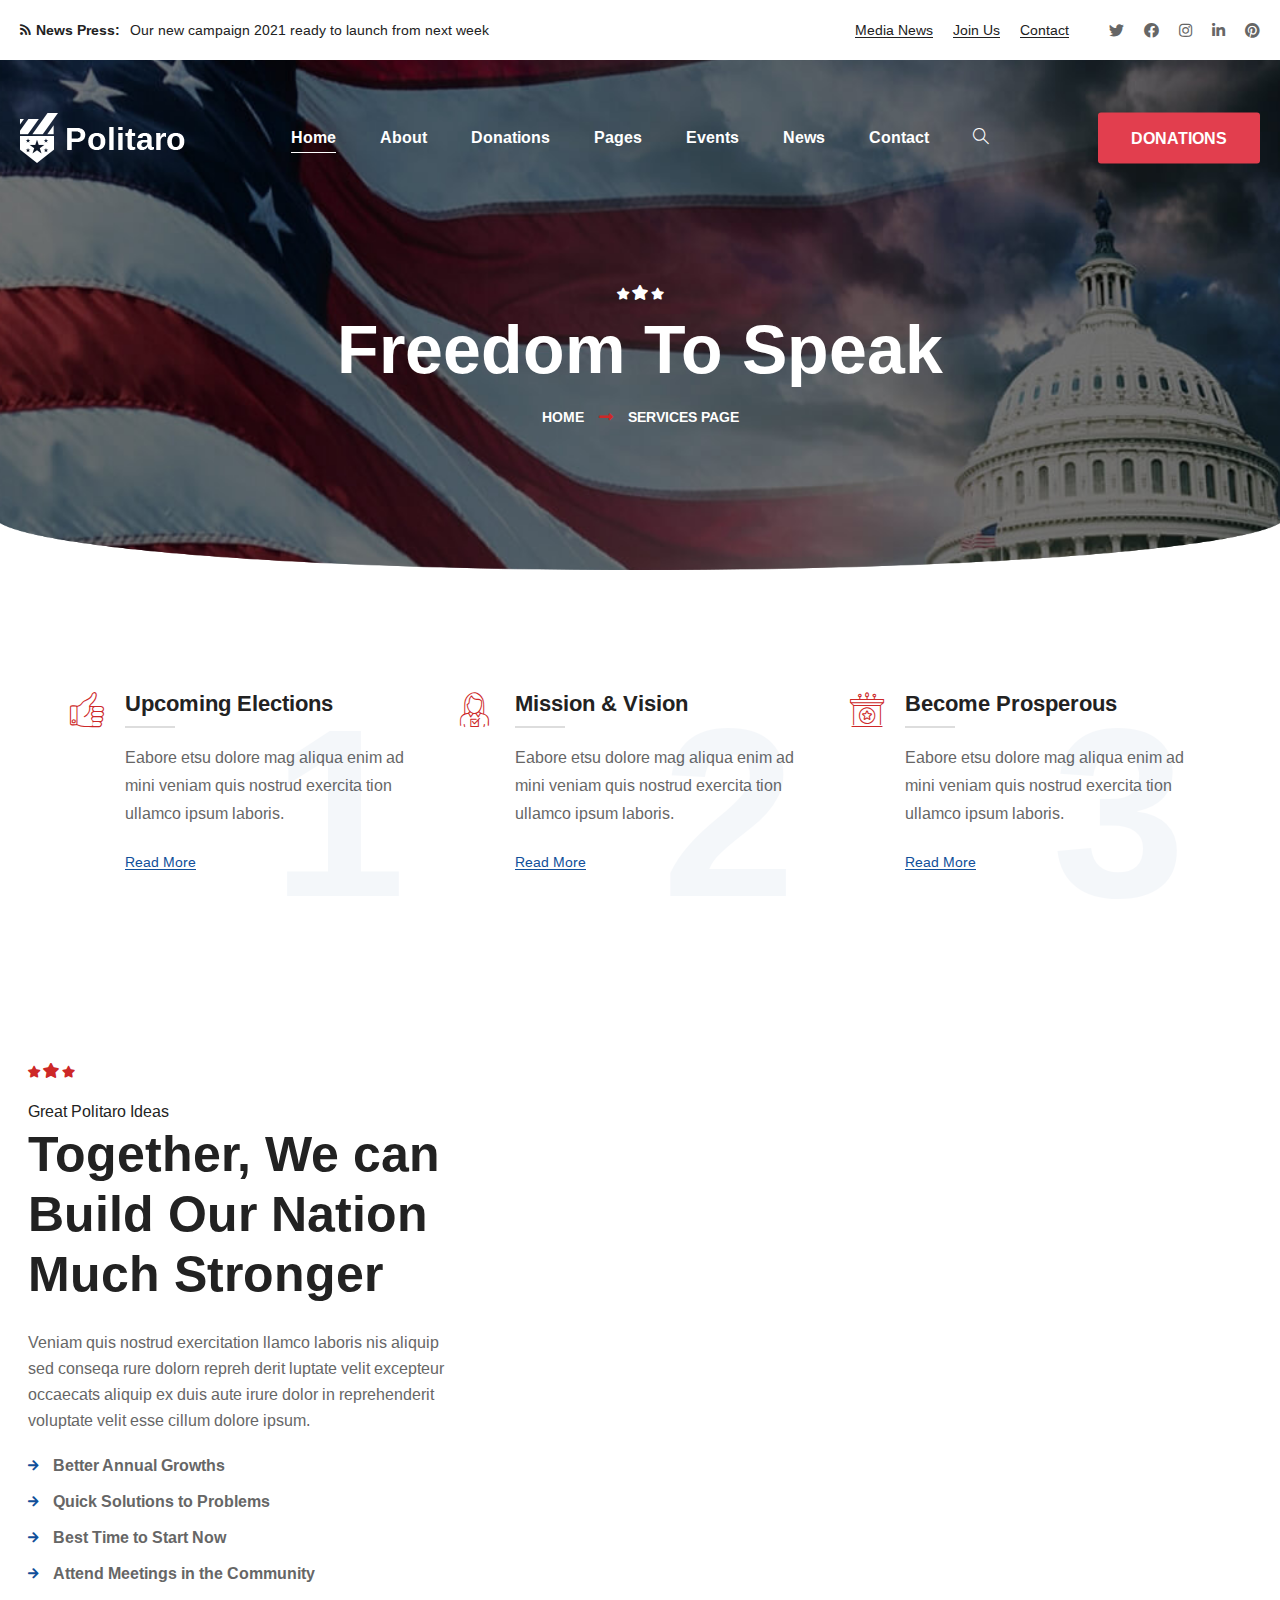
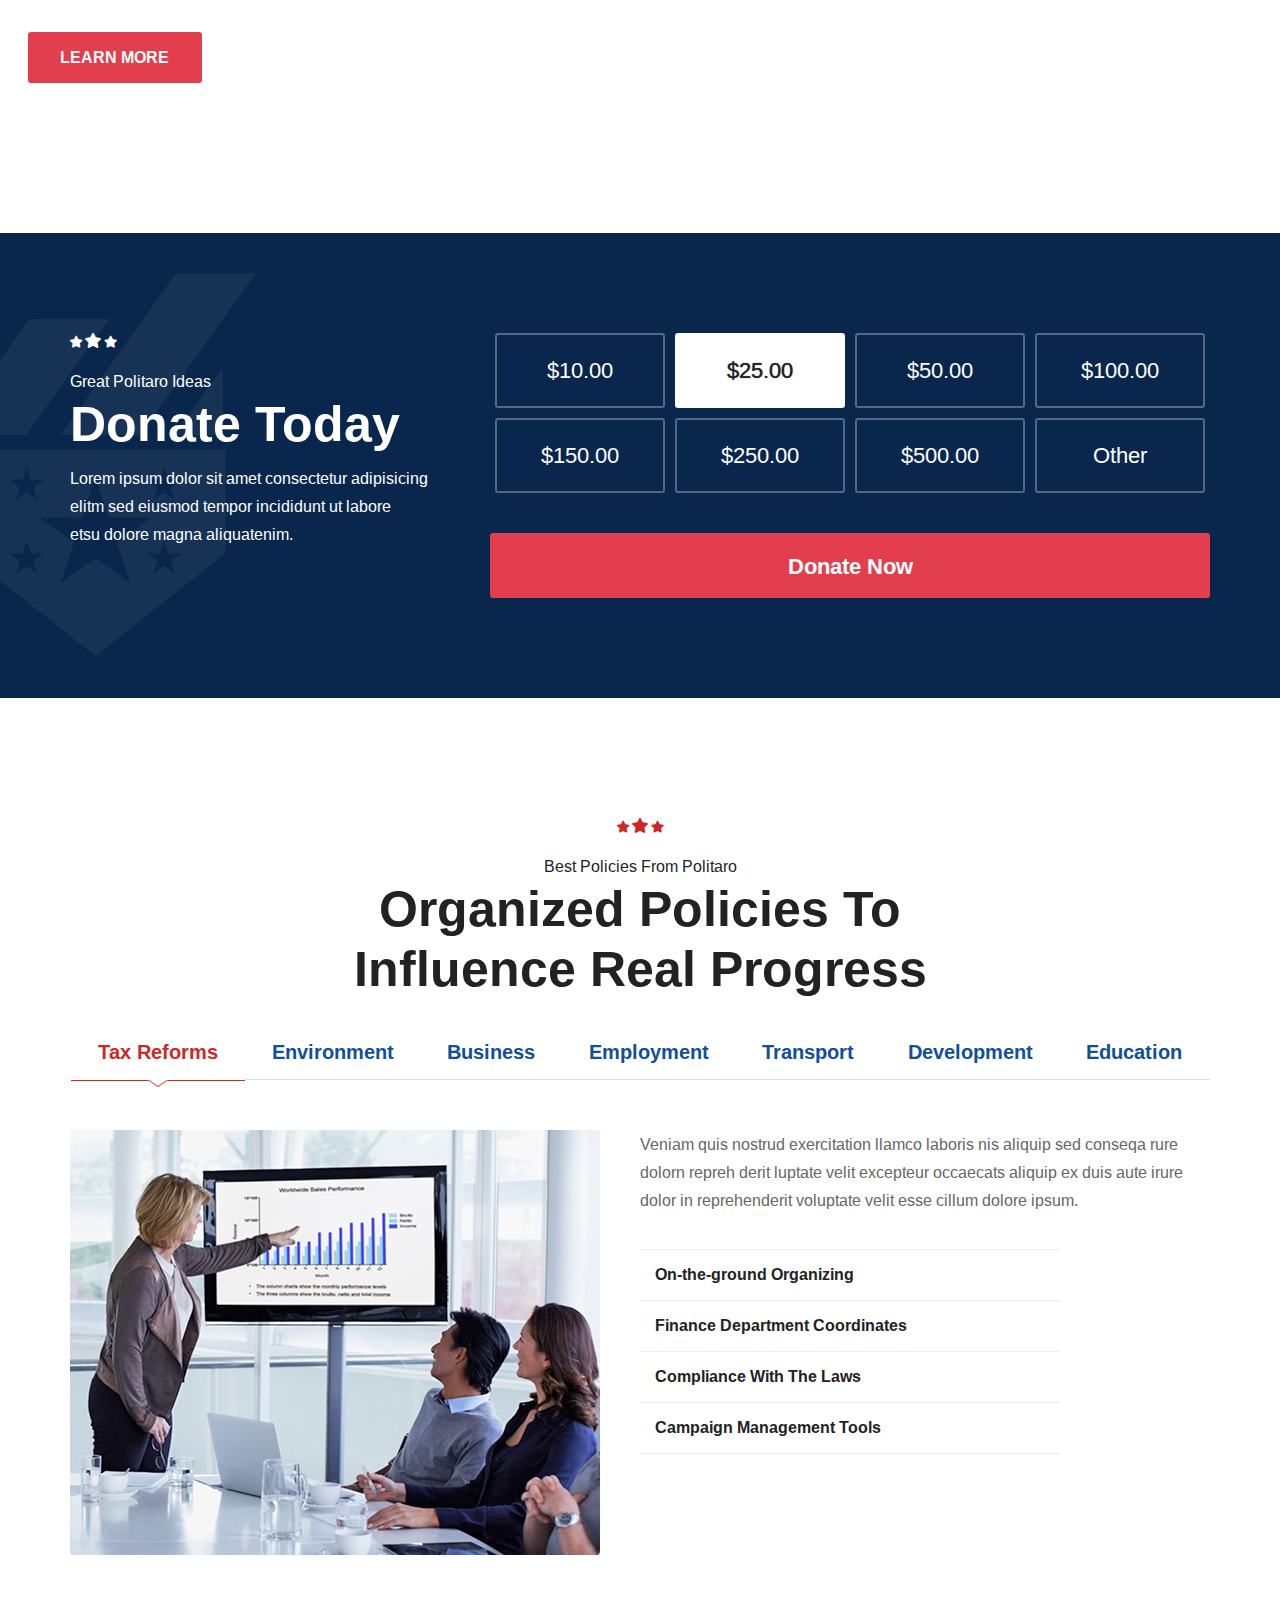
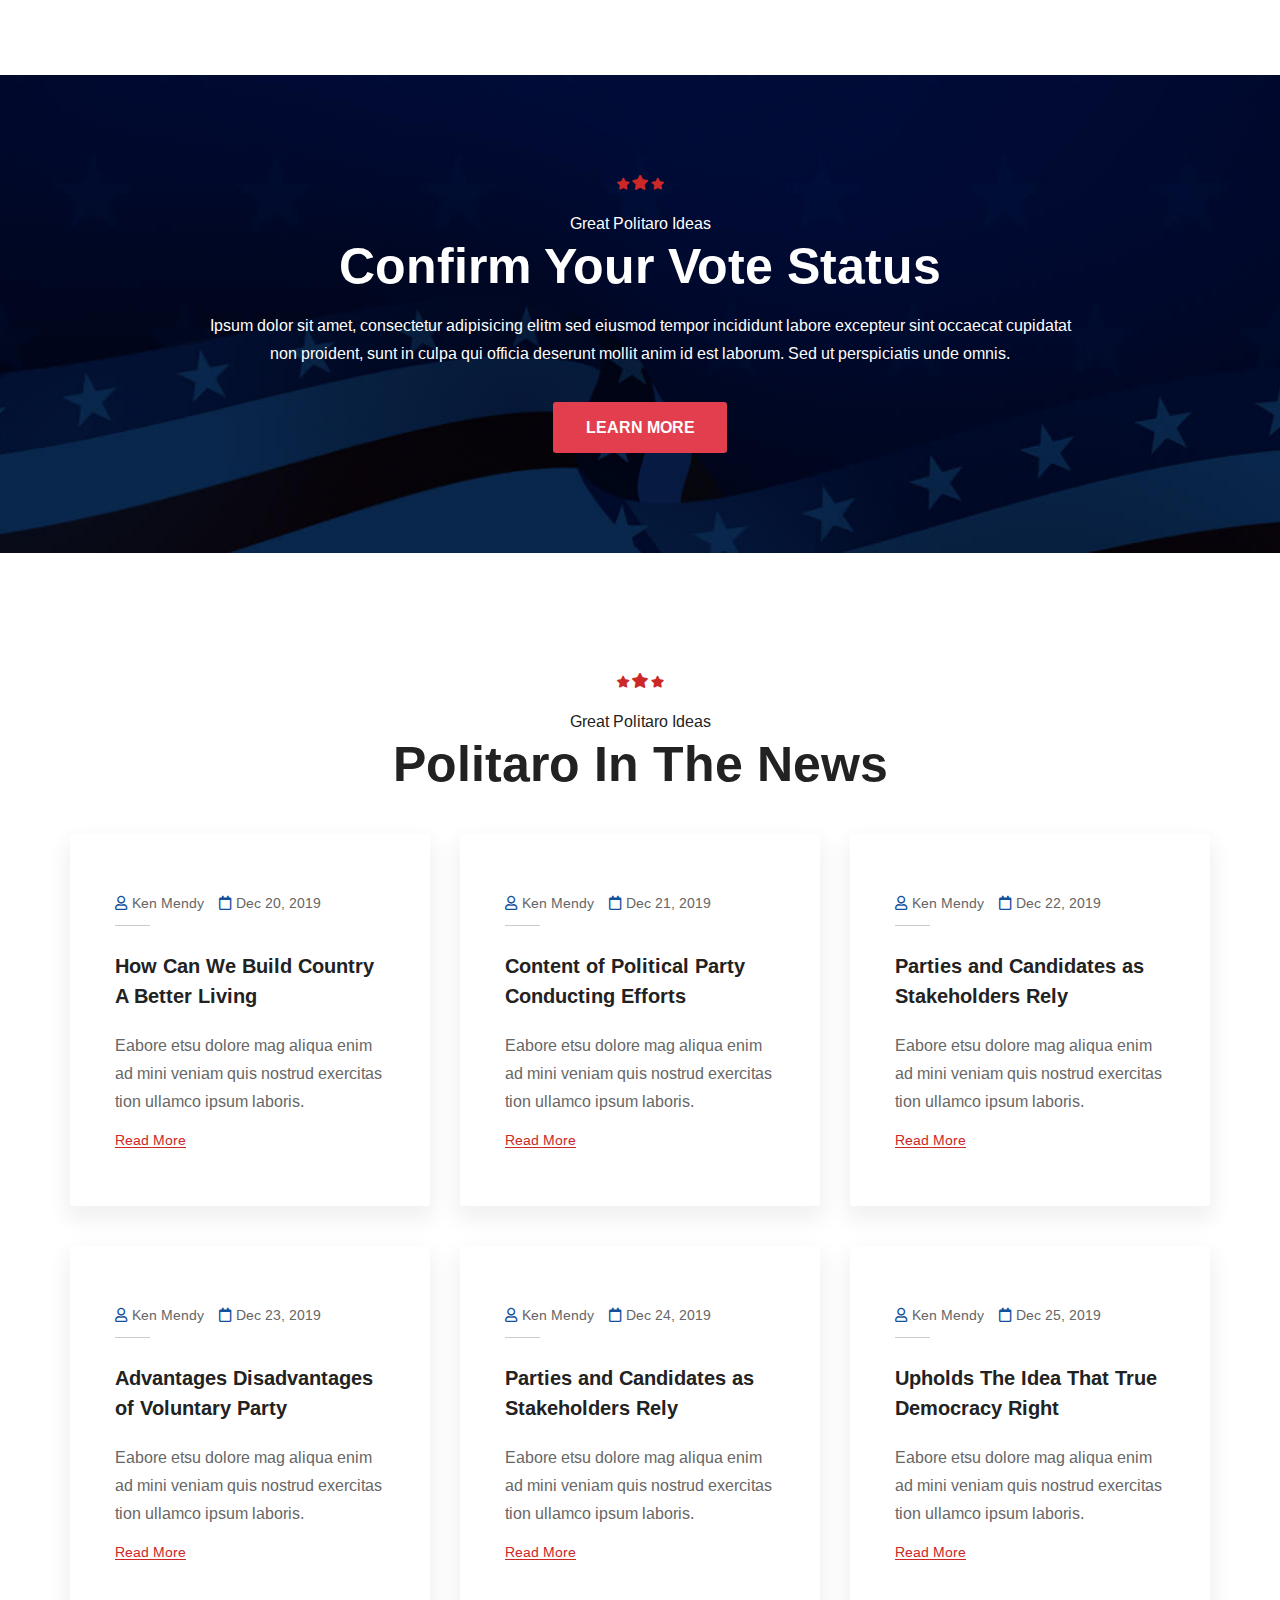
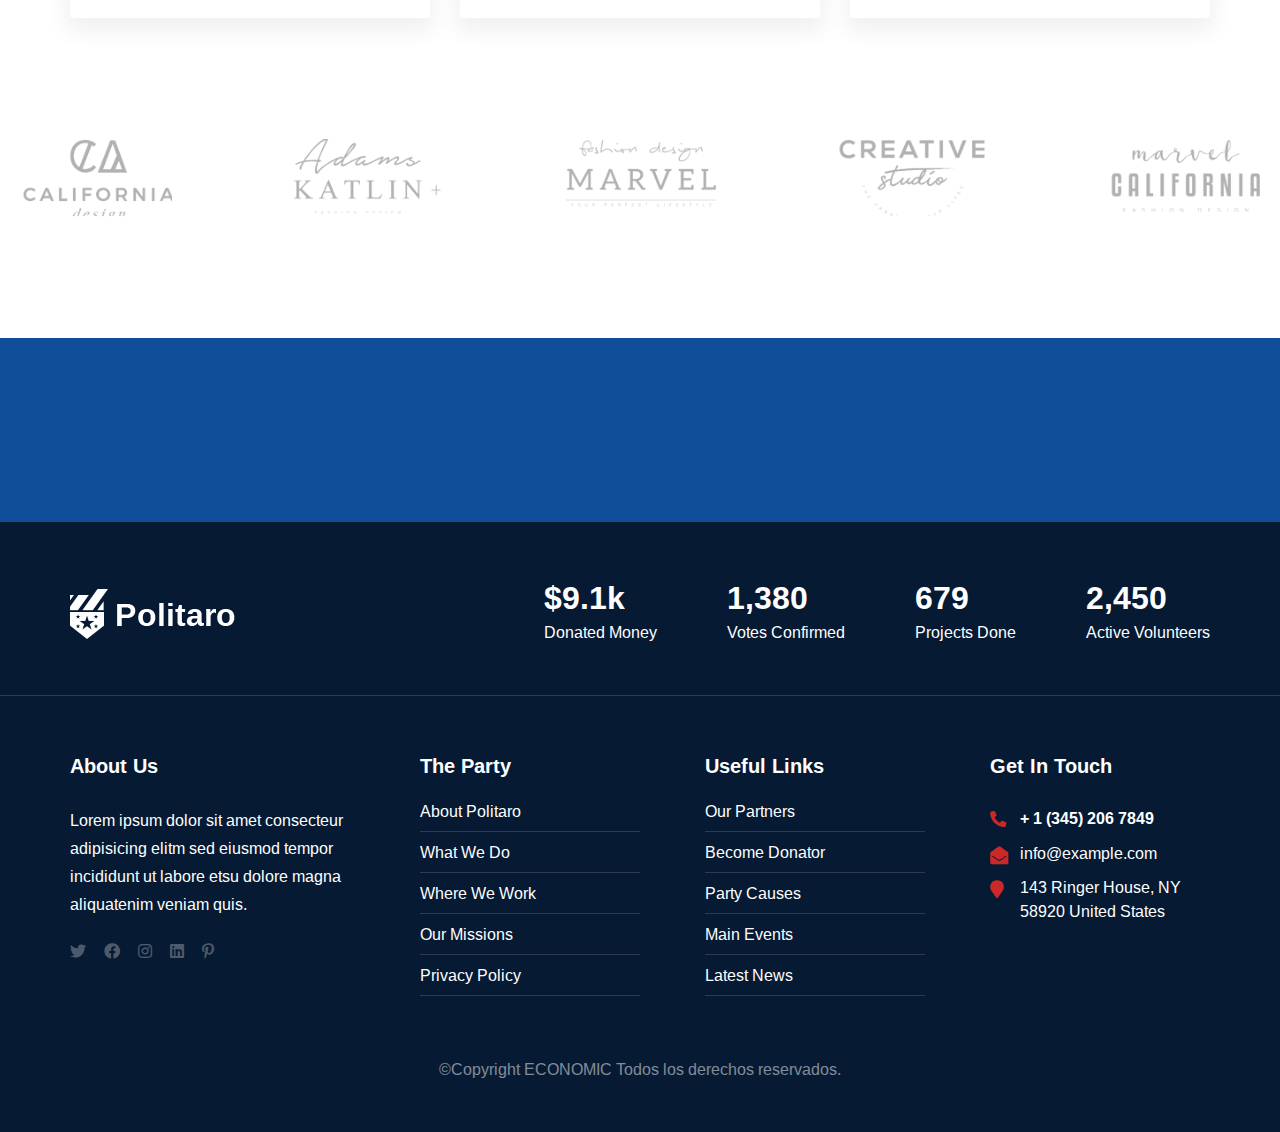
<file: template/service-1.html>
<!DOCTYPE html>
<html lang="en">

<head>
    <meta charset="UTF-8">
    <meta name="viewport" content="width=device-width, initial-scale=1.0">
    <meta http-equiv="X-UA-Compatible" content="ie=edge">
    <title>Services Page || Politaro || Responsive HTML Template</title>
    <link rel="apple-touch-icon" sizes="180x180" href="assets/images/favicon/apple-touch-icon.png">
    <link rel="icon" type="image/png" sizes="32x32" href="assets/images/favicon/favicon-32x32.png">
    <link rel="icon" type="image/png" sizes="16x16" href="assets/images/favicon/favicon-16x16.png">
    <!-- For Window Tab Color -->
    <!-- Chrome, Firefox OS and Opera -->
    <meta name="theme-color" content="#cd2828">
    <!-- Windows Phone -->
    <meta name="msapplication-navbutton-color" content="#cd2828">
    <!-- iOS Safari -->
    <meta name="apple-mobile-web-app-status-bar-style" content="#cd2828">
    <link href="https://fonts.googleapis.com/css?family=Arimo:400,400i,700,700i%7CMerriweather:400i&amp;display=swap" rel="stylesheet">

    <!-- plugins styles -->
    <link rel="stylesheet" href="assets/css/animate.css">
    <link rel="stylesheet" href="assets/css/bootstrap.min.css">
    <link rel="stylesheet" href="assets/css/bootstrap-datepicker.min.css">
    <link rel="stylesheet" href="assets/css/bootstrap-select.min.css">
    <link rel="stylesheet" href="assets/css/hover-min.css">
    <link rel="stylesheet" href="assets/css/magnific-popup.css">
    <link rel="stylesheet" href="assets/css/owl.carousel.min.css">
    <link rel="stylesheet" href="assets/css/owl.theme.default.min.css">
    <link rel="stylesheet" href="assets/css/nouislider.css">
    <link rel="stylesheet" href="assets/css/nouislider.pips.css">
    <link rel="stylesheet" href="assets/css/jquery.bootstrap-touchspin.min.css">
    <link rel="stylesheet" href="assets/css/jquery.mCustomScrollbar.min.css">

    <!-- icon styles -->
    <link rel="stylesheet" type="text/css" href="assets/css/politaro-icons.css">
    <link rel="stylesheet" type="text/css" href="assets/css/simple-line-icons.css">
    <link rel="stylesheet" type="text/css" href="assets/css/fontawesome-all.min.css">

    <!-- main styles -->
    <link rel="stylesheet" href="assets/css/style.css">
    <link rel="stylesheet" href="assets/css/responsive.css">
</head>

<body>
    <div class="preloader" style="background-image: url(assets/images/resources/preloader.svg);"></div><!-- /.preloader -->
    <div class="page-wrapper">
        <div class="site-header__header-one-wrapper">
            <div class="topbar-one">
                <div class="container">
                    <div class="topbar-one__left">
                        <p><i class="fa fa-rss"></i> <span>News Press:</span> Our new campaign 2021 ready to launch from next week </p>
                    </div><!-- /.topbar-one__left -->
                    <div class="topbar-one__right">
                        <a href="blog-grid.html">Media News</a>
                        <a href="contact.html">Join Us</a>
                        <a href="contact.html">Contact</a>
                        <div class="topbar-one__social">
                            <a href="#"><i class="fab fa-twitter"></i></a>
                            <a href="#"><i class="fab fa-facebook"></i></a>
                            <a href="#"><i class="fab fa-instagram"></i></a>
                            <a href="#"><i class="fab fa-linkedin-in"></i></a>
                            <a href="#"><i class="fab fa-pinterest"></i></a>
                        </div><!-- /.topbar-one__social -->
                    </div><!-- /.topbar-one__right -->
                </div><!-- /.container -->
            </div><!-- /.topbar-one -->
            <header class="site-header site-header__header-one  ">
                <nav class="navbar navbar-expand-lg navbar-light header-navigation stricky">
                    <div class="container clearfix">
                        <!-- Brand and toggle get grouped for better mobile display -->
                        <div class="logo-box">
                            <a class="navbar-brand" href="index.html">
                                <img src="assets/images/resources/logo-light-1-1.svg" class="main-logo" alt="Awesome Image" />
                            </a>
                            <button class="menu-toggler side-menu__toggler">
                                <span class="fa fa-bars"></span>
                            </button>
                        </div><!-- /.logo-box -->
                        <!-- Collect the nav links, forms, and other content for toggling -->
                        <div class="main-navigation main-nav__main-navigation">
                            <ul class=" navigation-box ">
                                <li class="current dropdown">
                                    <a href="index.html">Home</a>
                                    <ul>
                                        <li><a href="index.html">Home One</a></li>
                                        <li><a href="index-2.html">Home Two</a></li>
                                        <li><a href="index-rtl.html">Home RTL</a></li>
                                        <li class="dropdown"><a href="index.html">Header Styles</a>
                                            <ul>
                                                <li><a href="index.html">header One</a></li>
                                                <li><a href="index-2.html">header Two</a></li>
                                            </ul><!-- /.submenu -->
                                        </li>
                                    </ul><!-- /.submenu -->
                                </li>
                                <li class="dropdown">
                                    <a href="about-us.html">About</a>
                                    <ul>
                                        <li><a href="about-us.html">About Us</a></li>
                                        <li><a href="about-me.html">About Me</a></li>
                                    </ul><!-- /.submenu -->
                                </li>
                                <li>
                                    <a href="contact.html">Donations</a>
                                </li>

                                <li class="dropdown">
                                    <a href="#">Pages</a>
                                    <ul>
                                        <li><a href="team-member.html">Team</a></li>
                                        <li><a href="service-1.html">Services</a></li>
                                    </ul><!-- /.submenu -->
                                </li>

                                <li class="dropdown">
                                    <a href="event-1.html">Events</a>
                                    <ul>
                                        <li><a href="event-1.html">Event 01</a></li>
                                        <li><a href="event-2.html">Event 02</a></li>
                                    </ul><!-- /.submenu -->
                                </li>
                                <li class="dropdown">
                                    <a href="blog-classic.html">News</a>
                                    <ul>
                                        <li><a href="blog-classic.html">News Classic</a></li>
                                        <li><a href="blog-grid.html">News Grid</a></li>
                                        <li><a href="blog-post.html">News Details</a></li>
                                    </ul><!-- /.submenu -->
                                </li>
                                <li>
                                    <a href="contact.html">Contact</a>
                                </li>
                                <li class="header__search search-popup__toggler">
                                    <a href="#"><i class="icon-magnifier"></i></a>
                                </li>
                            </ul>
                        </div><!-- /.navbar-collapse -->
                        <div class="right-side-box">
                            <a href="contact.html" class="thm-btn header-donation__btn">Donations</a>
                        </div><!-- /.right-side-box -->
                    </div>
                    <!-- /.container -->
                </nav>
            </header><!-- /.site-header -->
        </div><!-- /.site-header__header-one-wrapper -->
        <section class="inner-banner" style="background-image: url(assets/images/backgrounds/inner-banner-services-bg.jpg);">
            <div class="container text-center">
                <i class="inner-banner__icon politaro-icon-star-2"></i>
                <h2 class="inner-banner__title">Freedom To Speak</h2><!-- /.inner-banner__title -->
                <ul class="list-unstyled thm-breadcrumb">
                    <li><a href="index.html">Home</a></li>
                    <li>Services Page</li>
                </ul><!-- /.thm-breadcrumb -->
            </div><!-- /.container -->
        </section><!-- /.inner-banner -->


        <section class="service-one service-one__home-two service-one__service-page">
            <div class="container">
                <div class="row">
                    <div class="col-lg-4 wow fadeInUp" data-wow-duration="1500ms" data-wow-delay="000ms" >
                        <div class="service-one__single">
                            <div class="service-one__content">
                                <div class="service-one__top">
                                    <i class="politaro-icon-hand-1"></i>
                                    <h3><a href="service-1.html">Upcoming Elections</a></h3>
                                </div><!-- /.service-one__top -->
                                <p>Eabore etsu dolore mag aliqua enim ad mini veniam quis nostrud exercita tion ullamco ipsum laboris.</p>
                                <a href="service-1.html" class="service-one__link">Read More</a>
                            </div><!-- /.service-one__content -->
                        </div><!-- /.service-one__single -->
                    </div><!-- /.col-lg-4 -->
                    <div class="col-lg-4 wow fadeInUp" data-wow-duration="1500ms" data-wow-delay="100ms" >
                        <div class="service-one__single">
                            <div class="service-one__content">
                                <div class="service-one__top">
                                    <i class="politaro-icon-woman-1"></i>
                                    <h3><a href="about-us.html">Mission & Vision</a></h3>
                                </div><!-- /.service-one__top -->
                                <p>Eabore etsu dolore mag aliqua enim ad mini veniam quis nostrud exercita tion ullamco ipsum laboris.</p>
                                <a href="service-1.html" class="service-one__link">Read More</a>
                            </div><!-- /.service-one__content -->
                        </div><!-- /.service-one__single -->
                    </div><!-- /.col-lg-4 -->
                    <div class="col-lg-4 wow fadeInUp" data-wow-duration="1500ms" data-wow-delay="200ms" >
                        <div class="service-one__single">
                            <div class="service-one__content">
                                <div class="service-one__top">
                                    <i class="politaro-icon-star-1"></i>
                                    <h3><a href="team-member.html">Become Prosperous</a></h3>
                                </div><!-- /.service-one__top -->
                                <p>Eabore etsu dolore mag aliqua enim ad mini veniam quis nostrud exercita tion ullamco ipsum laboris.</p>
                                <a href="service-1.html" class="service-one__link">Read More</a>
                            </div><!-- /.service-one__content -->
                        </div><!-- /.service-one__single -->
                    </div><!-- /.col-lg-4 -->
                </div><!-- /.row -->
            </div><!-- /.container -->
        </section><!-- /.service-one -->



        <section class="service-two service-two__service-page">
            <div class="container-fluid">
                <div class="row">
                    <div class="service-two__content-column">
                        <div class="service-two__content">
                            <div class="block-title text-left">
                                <i class="block-title__icon politaro-icon-star-2"></i>
                                <p>Great Politaro Ideas</p>
                                <h3>Together, We can <br> Build Our Nation <br> Much Stronger</h3>
                            </div><!-- /.block-title -->
                            <div class="service-two__content-text">
                                <p>Veniam quis nostrud exercitation llamco laboris nis aliquip sed conseqa rure dolorn repreh derit luptate velit excepteur occaecats aliquip ex duis aute irure dolor in reprehenderit voluptate velit esse cillum dolore ipsum. </p>
                            </div><!-- /.service-two__content-text -->
                            <ul class="service-two__content-list list-unstyled">
                                <li><i class="fa fa-arrow-right"></i>Better Annual Growths</li>
                                <li><i class="fa fa-arrow-right"></i>Quick Solutions to Problems</li>
                                <li><i class="fa fa-arrow-right"></i>Best Time to Start Now</li>
                                <li><i class="fa fa-arrow-right"></i>Attend Meetings in the Community</li>
                            </ul><!-- /.service-two__content-list list-unstyled -->
                            <a href="about-us.html" class="thm-btn service-two__btn">Learn More</a>
                        </div><!-- /.service-two__content -->
                    </div><!-- /.service-two__content-column -->
                    <div class="service-two__box-column">
                        <div class="service-two__box">
                            <div class="row">
                                <div class="col-md-6 wow fadeInUp" data-wow-duration="1500ms" data-wow-delay="000ms">
                                    <div class="service-two__box-single">
                                        <i class="politaro-icon-person-1"></i>
                                        <h3><a href="service-1.html">Better Economic Reforms</a></h3>
                                    </div><!-- /.service-two__box-single -->
                                </div><!-- /.col-md-6 -->
                                <div class="col-md-6 wow fadeInUp" data-wow-duration="1500ms" data-wow-delay="100ms">
                                    <div class="service-two__box-single">
                                        <i class="politaro-icon-law-1"></i>
                                        <h3><a href="service-1.html">Law And Order Situation</a></h3>
                                    </div><!-- /.service-two__box-single -->
                                </div><!-- /.col-md-6 -->
                                <div class="col-md-6 wow fadeInUp" data-wow-duration="1500ms" data-wow-delay="200ms">
                                    <div class="service-two__box-single">
                                        <i class="politaro-icon-paper-pencil"></i>
                                        <h3><a href="service-1.html">Foreign relations Policies</a></h3>
                                    </div><!-- /.service-two__box-single -->
                                </div><!-- /.col-md-6 -->
                                <div class="col-md-6 wow fadeInUp" data-wow-duration="1500ms" data-wow-delay="300ms">
                                    <div class="service-two__box-single">
                                        <i class="politaro-icon-hand-3"></i>
                                        <h3><a href="service-1.html">Rights & Privileges of Voters</a></h3>
                                    </div><!-- /.service-two__box-single -->
                                </div><!-- /.col-md-6 -->
                            </div><!-- /.row -->
                        </div><!-- /.service-two__box -->
                    </div><!-- /.service-two__box-column -->
                </div><!-- /.row -->
            </div><!-- /.container-fluid -->
        </section><!-- /.service-two -->


        <section class="donation-one">
            <div class="container">
                <i class="donation-one__floated-icon politaro-icon-logo-1"></i>
                <div class="row">
                    <div class="col-lg-4">
                        <div class="donation-one__content">
                            <div class="block-title text-left">
                                <i class="block-title__icon politaro-icon-star-2"></i>
                                <p>Great Politaro Ideas</p>
                                <h3>Donate Today</h3>
                            </div><!-- /.block-title -->
                            <div class="donation-one__content-text">
                                <p>Lorem ipsum dolor sit amet consectetur adipisicing elitm sed eiusmod tempor incididunt ut labore <br> etsu dolore magna aliquatenim.</p>
                            </div><!-- /.donation-one__content-text -->
                        </div><!-- /.donation-one__content -->
                    </div><!-- /.col-lg-4 -->
                    <div class="col-lg-8">
                        <div class="donation-one__amounts">
                            <ul class="donation-one__list list-unstyled">
                                <li><a href="#">$10.00</a></li>
                                <li class="active"><a href="#">$25.00</a></li>
                                <li><a href="#">$50.00</a></li>
                                <li><a href="#">$100.00</a></li>
                                <li><a href="#">$150.00</a></li>
                                <li><a href="#">$250.00</a></li>
                                <li><a href="#">$500.00</a></li>
                                <li><a href="#">other</a></li>
                            </ul><!-- /.donation-one__list -->
                            <a href="contact.html" class="donation-one__btn thm-btn">Donate Now</a>
                        </div><!-- /.donation-one__amounts -->
                    </div><!-- /.col-lg-8 -->
                </div><!-- /.row -->
            </div><!-- /.container -->
        </section><!-- /.donation-one -->


        <section class="about-two">
            <div class="container">
                <div class="block-title text-center">
                    <i class="block-title__icon politaro-icon-star-2"></i>
                    <p>Best Policies From Politaro</p>
                    <h3>Organized Policies To <br> Influence Real Progress </h3>
                </div><!-- /.block-title -->
                <ul class="nav-tabs nav">
                    <li class="nav-item"><a href="#about-two__1" data-toggle="tab" class="nav-link active">Tax Reforms</a></li><!-- /.nav-item -->
                    <li class="nav-item"><a href="#about-two__2" data-toggle="tab" class="nav-link">Environment</a></li><!-- /.nav-item -->
                    <li class="nav-item"><a href="#about-two__3" data-toggle="tab" class="nav-link">Business</a></li><!-- /.nav-item -->
                    <li class="nav-item"><a href="#about-two__4" data-toggle="tab" class="nav-link">Employment</a></li><!-- /.nav-item -->
                    <li class="nav-item"><a href="#about-two__5" data-toggle="tab" class="nav-link">Transport</a></li><!-- /.nav-item -->
                    <li class="nav-item"><a href="#about-two__6" data-toggle="tab" class="nav-link">Development</a></li><!-- /.nav-item -->
                    <li class="nav-item"><a href="#about-two__7" data-toggle="tab" class="nav-link">Education</a></li><!-- /.nav-item -->
                </ul><!-- /.nav-tabs nav -->
                <div class="tab-content">
                    <div class="tab-pane show active animated fadeInUp" id="about-two__1">
                        <div class="row no-gutters">
                            <div class="col-lg-6">
                                <img src="assets/images/resources/about-two-1-1.jpg" alt="Awesome Image" />
                            </div><!-- /.col-lg-6 -->
                            <div class="col-lg-6">
                                <div class="about-two__content">
                                    <p>Veniam quis nostrud exercitation llamco laboris nis aliquip sed conseqa rure dolorn repreh derit luptate velit excepteur occaecats aliquip ex duis aute irure dolor in reprehenderit voluptate velit esse cillum dolore ipsum. </p>
                                    <div class="row">
                                        <div class="col-md-9">
                                            <ul class="about-two__list list-unstyled">
                                                <li>On-the-ground Organizing</li>
                                                <li>Finance Department Coordinates</li>
                                                <li>Compliance With The Laws</li>
                                                <li>Campaign Management Tools</li>
                                            </ul><!-- /.about-two__list list-unstyled -->
                                        </div><!-- /.col-md-8 -->
                                    </div><!-- /.row -->
                                </div><!-- /.about-two__content -->
                            </div><!-- /.col-lg-6 -->
                        </div><!-- /.row -->
                    </div><!-- /.tab-pane show active animated fadeInUp -->
                    <div class="tab-pane animated fadeInUp" id="about-two__2">
                        <div class="row no-gutters">
                            <div class="col-lg-6">
                                <img src="assets/images/resources/about-two-1-2.jpg" alt="Awesome Image" />
                            </div><!-- /.col-lg-6 -->
                            <div class="col-lg-6">
                                <div class="about-two__content">
                                    <p>Veniam quis nostrud exercitation llamco laboris nis aliquip sed conseqa rure dolorn repreh derit luptate velit excepteur occaecats aliquip ex duis aute irure dolor in reprehenderit voluptate velit esse cillum dolore ipsum. </p>
                                    <div class="row">
                                        <div class="col-md-9">
                                            <ul class="about-two__list list-unstyled">
                                                <li>On-the-ground Organizing</li>
                                                <li>Finance Department Coordinates</li>
                                                <li>Compliance With The Laws</li>
                                                <li>Campaign Management Tools</li>
                                            </ul><!-- /.about-two__list list-unstyled -->
                                        </div><!-- /.col-md-8 -->
                                    </div><!-- /.row -->
                                </div><!-- /.about-two__content -->
                            </div><!-- /.col-lg-6 -->
                        </div><!-- /.row -->
                    </div><!-- /.tab-pane animated fadeInUp -->
                    <div class="tab-pane animated fadeInUp" id="about-two__3">
                        <div class="row no-gutters">
                            <div class="col-lg-6">
                                <img src="assets/images/resources/about-two-1-3.jpg" alt="Awesome Image" />
                            </div><!-- /.col-lg-6 -->
                            <div class="col-lg-6">
                                <div class="about-two__content">
                                    <p>Veniam quis nostrud exercitation llamco laboris nis aliquip sed conseqa rure dolorn repreh derit luptate velit excepteur occaecats aliquip ex duis aute irure dolor in reprehenderit voluptate velit esse cillum dolore ipsum. </p>
                                    <div class="row">
                                        <div class="col-md-9">
                                            <ul class="about-two__list list-unstyled">
                                                <li>On-the-ground Organizing</li>
                                                <li>Finance Department Coordinates</li>
                                                <li>Compliance With The Laws</li>
                                                <li>Campaign Management Tools</li>
                                            </ul><!-- /.about-two__list list-unstyled -->
                                        </div><!-- /.col-md-8 -->
                                    </div><!-- /.row -->
                                </div><!-- /.about-two__content -->
                            </div><!-- /.col-lg-6 -->
                        </div><!-- /.row -->
                    </div><!-- /.tab-pane animated fadeInUp -->
                    <div class="tab-pane animated fadeInUp" id="about-two__4">
                        <div class="row no-gutters">
                            <div class="col-lg-6">
                                <img src="assets/images/resources/about-two-1-4.jpg" alt="Awesome Image" />
                            </div><!-- /.col-lg-6 -->
                            <div class="col-lg-6">
                                <div class="about-two__content">
                                    <p>Veniam quis nostrud exercitation llamco laboris nis aliquip sed conseqa rure dolorn repreh derit luptate velit excepteur occaecats aliquip ex duis aute irure dolor in reprehenderit voluptate velit esse cillum dolore ipsum. </p>
                                    <div class="row">
                                        <div class="col-md-9">
                                            <ul class="about-two__list list-unstyled">
                                                <li>On-the-ground Organizing</li>
                                                <li>Finance Department Coordinates</li>
                                                <li>Compliance With The Laws</li>
                                                <li>Campaign Management Tools</li>
                                            </ul><!-- /.about-two__list list-unstyled -->
                                        </div><!-- /.col-md-8 -->
                                    </div><!-- /.row -->
                                </div><!-- /.about-two__content -->
                            </div><!-- /.col-lg-6 -->
                        </div><!-- /.row -->
                    </div><!-- /.tab-pane animated fadeInUp -->
                    <div class="tab-pane animated fadeInUp" id="about-two__5">
                        <div class="row no-gutters">
                            <div class="col-lg-6">
                                <img src="assets/images/resources/about-two-1-5.jpg" alt="Awesome Image" />
                            </div><!-- /.col-lg-6 -->
                            <div class="col-lg-6">
                                <div class="about-two__content">
                                    <p>Veniam quis nostrud exercitation llamco laboris nis aliquip sed conseqa rure dolorn repreh derit luptate velit excepteur occaecats aliquip ex duis aute irure dolor in reprehenderit voluptate velit esse cillum dolore ipsum. </p>
                                    <div class="row">
                                        <div class="col-md-9">
                                            <ul class="about-two__list list-unstyled">
                                                <li>On-the-ground Organizing</li>
                                                <li>Finance Department Coordinates</li>
                                                <li>Compliance With The Laws</li>
                                                <li>Campaign Management Tools</li>
                                            </ul><!-- /.about-two__list list-unstyled -->
                                        </div><!-- /.col-md-8 -->
                                    </div><!-- /.row -->
                                </div><!-- /.about-two__content -->
                            </div><!-- /.col-lg-6 -->
                        </div><!-- /.row -->
                    </div><!-- /.tab-pane animated fadeInUp -->
                    <div class="tab-pane animated fadeInUp" id="about-two__6">
                        <div class="row no-gutters">
                            <div class="col-lg-6">
                                <img src="assets/images/resources/about-two-1-3.jpg" alt="Awesome Image" />
                            </div><!-- /.col-lg-6 -->
                            <div class="col-lg-6">
                                <div class="about-two__content">
                                    <p>Veniam quis nostrud exercitation llamco laboris nis aliquip sed conseqa rure dolorn repreh derit luptate velit excepteur occaecats aliquip ex duis aute irure dolor in reprehenderit voluptate velit esse cillum dolore ipsum. </p>
                                    <div class="row">
                                        <div class="col-md-9">
                                            <ul class="about-two__list list-unstyled">
                                                <li>On-the-ground Organizing</li>
                                                <li>Finance Department Coordinates</li>
                                                <li>Compliance With The Laws</li>
                                                <li>Campaign Management Tools</li>
                                            </ul><!-- /.about-two__list list-unstyled -->
                                        </div><!-- /.col-md-8 -->
                                    </div><!-- /.row -->
                                </div><!-- /.about-two__content -->
                            </div><!-- /.col-lg-6 -->
                        </div><!-- /.row -->
                    </div><!-- /.tab-pane animated fadeInUp -->
                    <div class="tab-pane animated fadeInUp" id="about-two__7">
                        <div class="row no-gutters">
                            <div class="col-lg-6">
                                <img src="assets/images/resources/about-two-1-2.jpg" alt="Awesome Image" />
                            </div><!-- /.col-lg-6 -->
                            <div class="col-lg-6">
                                <div class="about-two__content">
                                    <p>Veniam quis nostrud exercitation llamco laboris nis aliquip sed conseqa rure dolorn repreh derit luptate velit excepteur occaecats aliquip ex duis aute irure dolor in reprehenderit voluptate velit esse cillum dolore ipsum. </p>
                                    <div class="row">
                                        <div class="col-md-9">
                                            <ul class="about-two__list list-unstyled">
                                                <li>On-the-ground Organizing</li>
                                                <li>Finance Department Coordinates</li>
                                                <li>Compliance With The Laws</li>
                                                <li>Campaign Management Tools</li>
                                            </ul><!-- /.about-two__list list-unstyled -->
                                        </div><!-- /.col-md-8 -->
                                    </div><!-- /.row -->
                                </div><!-- /.about-two__content -->
                            </div><!-- /.col-lg-6 -->
                        </div><!-- /.row -->
                    </div><!-- /.tab-pane animated fadeInUp -->
                </div><!-- /.tab-content -->
            </div><!-- /.container -->
        </section><!-- /.about-two -->


        <section class="cta-three" style="background-image: url(assets/images/backgrounds/cta-3-bg-1-1.jpg);">
            <div class="container text-center">
                <div class="block-title text-center">
                    <i class="block-title__icon politaro-icon-star-2"></i>
                    <p>Great Politaro Ideas</p>
                    <h3>Confirm Your Vote Status</h3>
                </div><!-- /.block-title -->
                <div class="cta-three__text">
                    <p>Ipsum dolor sit amet, consectetur adipisicing elitm sed eiusmod tempor incididunt labore excepteur sint occaecat cupidatat <br> non proident, sunt in culpa qui officia deserunt mollit anim id est laborum. Sed ut perspiciatis unde omnis. </p>
                </div><!-- /.cta-three__text -->
                <a href="about-me.html" class="thm-btn cta-three__btn">Learn More</a>
            </div><!-- /.container -->
        </section><!-- /.cta-three -->


        <section class="blog-one">
            <div class="container">
                <div class="block-title text-center">
                    <i class="block-title__icon politaro-icon-star-2"></i>
                    <p>Great Politaro Ideas</p>
                    <h3>Politaro In The News</h3>
                </div><!-- /.block-title -->
                <div class="row">
                    <div class="col-lg-4 col-md-6 col-sm-12">
                        <div class="blog-one__single">
                            <ul class="list-unstyled blog-one__meta">
                                <li>
                                    <a href="blog-post.html"><i class="far fa-user"></i>Ken Mendy</a>
                                </li>
                                <li>
                                    <a href="blog-post.html"><i class="far fa-calendar"></i>Dec 20, 2019</a>
                                </li>
                            </ul><!-- /.list-unstyled -->
                            <h3><a href="blog-post.html">How Can We Build Country A Better Living</a></h3>
                            <p>Eabore etsu dolore mag aliqua enim ad mini veniam quis nostrud exercitas tion ullamco ipsum laboris.</p>
                            <a href="#" class="blog-one__more-link">Read More</a>
                        </div><!-- /.blog-one__single -->
                    </div><!-- /.col-lg-4 col-md-6 col-sm-12 -->
                    <div class="col-lg-4 col-md-6 col-sm-12">
                        <div class="blog-one__single">
                            <ul class="list-unstyled blog-one__meta">
                                <li>
                                    <a href="blog-post.html"><i class="far fa-user"></i>Ken Mendy</a>
                                </li>
                                <li>
                                    <a href="blog-post.html"><i class="far fa-calendar"></i>Dec 21, 2019</a>
                                </li>
                            </ul><!-- /.list-unstyled -->
                            <h3><a href="blog-post.html">Content of Political Party Conducting Efforts</a></h3>
                            <p>Eabore etsu dolore mag aliqua enim ad mini veniam quis nostrud exercitas tion ullamco ipsum laboris.</p>
                            <a href="#" class="blog-one__more-link">Read More</a>
                        </div><!-- /.blog-one__single -->
                    </div><!-- /.col-lg-4 col-md-6 col-sm-12 -->
                    <div class="col-lg-4 col-md-6 col-sm-12">
                        <div class="blog-one__single">
                            <ul class="list-unstyled blog-one__meta">
                                <li>
                                    <a href="blog-post.html"><i class="far fa-user"></i>Ken Mendy</a>
                                </li>
                                <li>
                                    <a href="blog-post.html"><i class="far fa-calendar"></i>Dec 22, 2019</a>
                                </li>
                            </ul><!-- /.list-unstyled -->
                            <h3><a href="blog-post.html">Parties and Candidates as Stakeholders Rely</a></h3>
                            <p>Eabore etsu dolore mag aliqua enim ad mini veniam quis nostrud exercitas tion ullamco ipsum laboris.</p>
                            <a href="#" class="blog-one__more-link">Read More</a>
                        </div><!-- /.blog-one__single -->
                    </div><!-- /.col-lg-4 col-md-6 col-sm-12 -->
                    <div class="col-lg-4 col-md-6 col-sm-12">
                        <div class="blog-one__single">
                            <ul class="list-unstyled blog-one__meta">
                                <li>
                                    <a href="blog-post.html"><i class="far fa-user"></i>Ken Mendy</a>
                                </li>
                                <li>
                                    <a href="blog-post.html"><i class="far fa-calendar"></i>Dec 23, 2019</a>
                                </li>
                            </ul><!-- /.list-unstyled -->
                            <h3><a href="blog-post.html">Advantages Disadvantages of Voluntary Party</a></h3>
                            <p>Eabore etsu dolore mag aliqua enim ad mini veniam quis nostrud exercitas tion ullamco ipsum laboris.</p>
                            <a href="#" class="blog-one__more-link">Read More</a>
                        </div><!-- /.blog-one__single -->
                    </div><!-- /.col-lg-4 col-md-6 col-sm-12 -->
                    <div class="col-lg-4 col-md-6 col-sm-12">
                        <div class="blog-one__single">
                            <ul class="list-unstyled blog-one__meta">
                                <li>
                                    <a href="blog-post.html"><i class="far fa-user"></i>Ken Mendy</a>
                                </li>
                                <li>
                                    <a href="blog-post.html"><i class="far fa-calendar"></i>Dec 24, 2019</a>
                                </li>
                            </ul><!-- /.list-unstyled -->
                            <h3><a href="blog-post.html">Parties and Candidates as Stakeholders Rely</a></h3>
                            <p>Eabore etsu dolore mag aliqua enim ad mini veniam quis nostrud exercitas tion ullamco ipsum laboris.</p>
                            <a href="#" class="blog-one__more-link">Read More</a>
                        </div><!-- /.blog-one__single -->
                    </div><!-- /.col-lg-4 col-md-6 col-sm-12 -->
                    <div class="col-lg-4 col-md-6 col-sm-12">
                        <div class="blog-one__single">
                            <ul class="list-unstyled blog-one__meta">
                                <li>
                                    <a href="blog-post.html"><i class="far fa-user"></i>Ken Mendy</a>
                                </li>
                                <li>
                                    <a href="blog-post.html"><i class="far fa-calendar"></i>Dec 25, 2019</a>
                                </li>
                            </ul><!-- /.list-unstyled -->
                            <h3><a href="blog-post.html">Upholds The Idea That True Democracy Right</a></h3>
                            <p>Eabore etsu dolore mag aliqua enim ad mini veniam quis nostrud exercitas tion ullamco ipsum laboris.</p>
                            <a href="#" class="blog-one__more-link">Read More</a>
                        </div><!-- /.blog-one__single -->
                    </div><!-- /.col-lg-4 col-md-6 col-sm-12 -->
                </div><!-- /.row -->
            </div><!-- /.container -->
        </section><!-- /.blog-one -->
        <section class="brand-one">
            <div class="container">
                <div class="thm__owl-carousel owl-carousel owl-theme" data-options='{"loop": true, "margin": 120, "nav": false, "dots": false, "autoWidth": false, "autoplay": true, "smartSpeed": 700, "autoplayTimeout": 5000, "autoplayHoverPause": true, "responsive": {"0": {"items": 2, "margin": 30 }, "480": {"items": 2, "margin": 20 }, "600": {"items": 3, "margin": 50 }, "991": {"items": 4 }, "1000": {"items": 5 }, "1200": {"items": 5 } } }'>
                    <div class="item">
                        <img src="assets/images/brand/brand-1-1.png" alt="Awesome Image" />
                    </div><!-- /.item -->
                    <div class="item">
                        <img src="assets/images/brand/brand-1-2.png" alt="Awesome Image" />
                    </div><!-- /.item -->
                    <div class="item">
                        <img src="assets/images/brand/brand-1-3.png" alt="Awesome Image" />
                    </div><!-- /.item -->
                    <div class="item">
                        <img src="assets/images/brand/brand-1-4.png" alt="Awesome Image" />
                    </div><!-- /.item -->
                    <div class="item">
                        <img src="assets/images/brand/brand-1-5.png" alt="Awesome Image" />
                    </div><!-- /.item -->
                    <div class="item">
                        <img src="assets/images/brand/brand-1-1.png" alt="Awesome Image" />
                    </div><!-- /.item -->
                    <div class="item">
                        <img src="assets/images/brand/brand-1-2.png" alt="Awesome Image" />
                    </div><!-- /.item -->
                    <div class="item">
                        <img src="assets/images/brand/brand-1-3.png" alt="Awesome Image" />
                    </div><!-- /.item -->
                    <div class="item">
                        <img src="assets/images/brand/brand-1-4.png" alt="Awesome Image" />
                    </div><!-- /.item -->
                    <div class="item">
                        <img src="assets/images/brand/brand-1-5.png" alt="Awesome Image" />
                    </div><!-- /.item -->
                </div><!-- /.brand-one__carousel owl-carousel owl-theme -->
            </div><!-- /.container -->
        </section><!-- /.brand-one -->

        <section class="mailchimp-one site-footer__style-two">
            <div class="container text-center">
                <div class="inner-container wow fadeInUp" data-wow-duration="1500ms">
                    <div class="mailchimp-one__block-title">
                        <p>Get The Latest Updates</p>
                        <h3>Signup For Newsletter</h3>
                    </div><!-- /.mailchimp-one__block-title -->
                    <form action="#" class="mailchimp-one__form mc-form" data-url="https://xyz.us18.list-manage.com/subscribe/post?u=20e91746ef818cd941998c598&amp;id=cc0ee8140e">
                        <input type="email" id="mc-email" placeholder="Enter Your Email...." name="email">
                        <button type="submit" class="thm-btn">subscribe</button>
                    </form><!-- /.mailchimp-one__form -->
                </div><!-- /.inner-container -->
                <div class="mc-form__response"></div><!-- /.mc-form__response -->
            </div><!-- /.container -->
        </section><!-- /.mailchimp-one -->

        <section class="site-footer__wrapper site-footer__style-two">
            <div class="site-footer__upper">
                <div class="container">
                    <div class="site-footer__logo">
                        <a href="index.html"><img src="assets/images/resources/logo-light-1-1.svg" alt="Awesome Image" /></a>
                    </div><!-- /.site-footer__logo -->
                    <div class="site-footer__counter">
                        <div class="site-footer__counter-single">
                            <h3>$<span class="counter">9.1</span>k</h3><!-- /.counter -->
                            <p>Donated Money</p>
                        </div><!-- /.site-footer__counter-single -->
                        <div class="site-footer__counter-single">
                            <h3 class="counter">1,380</h3><!-- /.counter -->
                            <p>Votes Confirmed</p>
                        </div><!-- /.site-footer__counter-single -->
                        <div class="site-footer__counter-single">
                            <h3 class="counter">679</h3><!-- /.counter -->
                            <p>Projects Done</p>
                        </div><!-- /.site-footer__counter-single -->
                        <div class="site-footer__counter-single">
                            <h3 class="counter">2,450</h3><!-- /.counter -->
                            <p>Active Volunteers</p>
                        </div><!-- /.site-footer__counter-single -->
                    </div><!-- /.site-footer__counter -->
                </div><!-- /.container -->
            </div><!-- /.site-footer__upper -->
            <footer class="site-footer">
                <div class="container">
                    <div class="row no-gutters">
                        <div class="col-lg-3 col-md-6">
                            <div class="footer-widget">
                                <h3 class="footer-widget__title">About Us</h3><!-- /.footer-widget__title -->
                                <p>Lorem ipsum dolor sit amet consecteur adipisicing elitm sed eiusmod tempor incididunt ut labore etsu dolore magna aliquatenim veniam quis.</p>
                                <div class="footer-widget__social">
                                    <a href="#"><i class="fab fa-twitter"></i></a>
                                    <a href="#"><i class="fab fa-facebook"></i></a>
                                    <a href="#"><i class="fab fa-instagram"></i></a>
                                    <a href="#"><i class="fab fa-linkedin"></i></a>
                                    <a href="#"><i class="fab fa-pinterest-p"></i></a>
                                </div><!-- /.footer-widget__social -->
                            </div><!-- /.footer-widget -->
                        </div><!-- /.col-lg-3 -->
                        <div class="col-lg-3 col-md-6">
                            <div class="footer-widget footer-widget__links-widget">
                                <h3 class="footer-widget__title">The Party</h3><!-- /.footer-widget__title -->
                                <ul class="footer-widget__links list-unstyled">
                                    <li><a href="about-us.html">About Politaro</a></li>
                                    <li><a href="service-1.html">What We Do</a></li>
                                    <li><a href="about-us.html">Where We Work</a></li>
                                    <li><a href="about-us.html">Our Missions</a></li>
                                    <li><a href="about-us.html">Privacy Policy</a></li>
                                </ul><!-- /.footer-widget__links -->
                            </div><!-- /.footer-widget -->
                        </div><!-- /.col-lg-3 -->
                        <div class="col-lg-3 col-md-6">
                            <div class="footer-widget footer-widget__links-widget">
                                <h3 class="footer-widget__title">Useful Links</h3><!-- /.footer-widget__title -->
                                <ul class="footer-widget__links list-unstyled">
                                    <li><a href="about-us.html">Our Partners</a></li>
                                    <li><a href="about-us.html">Become Donator</a></li>
                                    <li><a href="about-us.html">Party Causes</a></li>
                                    <li><a href="event-1.html">Main Events</a></li>
                                    <li><a href="blog-classic.html">Latest News</a></li>
                                </ul><!-- /.footer-widget__links -->
                            </div><!-- /.footer-widget -->
                        </div><!-- /.col-lg-3 -->
                        <div class="col-lg-3 col-md-6">
                            <div class="footer-widget footer-widget__contact-widget">
                                <h3 class="footer-widget__title">Get In Touch</h3><!-- /.footer-widget__title -->
                                <ul class="footer-widget__contact-info list-unstyled">
                                    <li>
                                        <i class="fa fa-phone-alt"></i>
                                        <strong><a href="tel:+1-345-206-7849">+ 1 (345) 206 7849</a></strong>
                                    </li>
                                    <li>
                                        <i class="fa fa-envelope-open"></i>
                                        <a href="mailto:info@example.com">info@example.com</a>
                                    </li>
                                    <li>
                                        <i class="fa fa-map-marker"></i>
                                        143 Ringer House, NY <br> 58920 United States
                                    </li>
                                </ul><!-- /.footer-widget__contact-info -->
                            </div><!-- /.footer-widget -->
                        </div><!-- /.col-lg-3 -->
                    </div><!-- /.row -->
                </div><!-- /.container -->
            </footer><!-- /.site-footer -->
            <div class="site-footer__bottom">
                <div class="container text-center">
                    <p>©Copyright ECONOMIC Todos los derechos reservados.</p>
                </div><!-- /.container -->
            </div><!-- /.site-footer__bottom -->
        </section><!-- /.site-footer__wrapper -->
    </div><!-- /.page-wrapper -->
    <div class="side-menu__block">

        <a href="#" class="side-menu__toggler side-menu__close-btn">
            <i class="fa fa-times"></i>
        </a>

        <div class="side-menu__block-overlay custom-cursor__overlay">
            <div class="cursor"></div>
            <div class="cursor-follower"></div>
        </div><!-- /.side-menu__block-overlay -->
        <div class="side-menu__block-inner ">

            <a href="index.html" class="side-menu__logo"><img src="assets/images/resources/logo-light-1-1.svg" alt="Awesome Image" /></a>
            <nav class="mobile-nav__container">
                <!-- content is loading via js -->
            </nav>
            <p class="side-menu__block__copy">©Copyright ECONOMIC Todos los derechos reservados.</p>
            <div class="side-menu__social">
                <!-- only fontawesome's brand icon -->
                <a href="#"><i class="fa fa-facebook-f"></i></a>
                <a href="#"><i class="fa fa-linkedin-in"></i></a>
                <a href="#"><i class="fa fa-twitter"></i></a>
                <a href="#"><i class="fa fa-instagram"></i></a>
                <a href="#"><i class="fa fa-pinterest-p"></i></a>
            </div>
        </div><!-- /.side-menu__block-inner -->
    </div><!-- /.side-menu__block -->
    <div class="search-popup">
        <div class="search-popup__overlay custom-cursor__overlay">
            <div class="cursor"></div>
            <div class="cursor-follower"></div>
        </div><!-- /.search-popup__overlay -->
        <div class="search-popup__inner">
            <form action="#" class="search-popup__form">
                <input type="text" name="search" placeholder="Type here to Search....">
                <button type="submit"><i class="fa fa-search"></i></button>
            </form>
        </div><!-- /.search-popup__inner -->
    </div><!-- /.search-popup -->
    <a href="#" data-target="html" class="scroll-to-target scroll-to-top"><i class="fa fa-angle-up"></i></a>
    <script src="assets/js/jquery.min.js"></script>
    <script src="assets/js/bootstrap.bundle.min.js"></script>
    <script src="assets/js/bootstrap-datepicker.min.js"></script>
    <script src="assets/js/bootstrap-select.min.js"></script>
    <script src="assets/js/isotope.js"></script>
    <script src="assets/js/jquery.counterup.min.js"></script>
    <script src="assets/js/jquery.magnific-popup.min.js"></script>
    <script src="assets/js/jquery.validate.min.js"></script>
    <script src="assets/js/owl.carousel.min.js"></script>
    <script src="assets/js/TweenMax.min.js"></script>
    <script src="assets/js/jquery.enllax.min.js"></script>
    <script src="assets/js/waypoints.min.js"></script>
    <script src="assets/js/wow.min.js"></script>
    <script src="assets/js/jquery.mCustomScrollbar.concat.min.js"></script>
    <script src="assets/js/circle-progress.min.js"></script>
    <script src="assets/js/countdown.min.js"></script>
    <script src="assets/js/jquery.ajaxchimp.min.js"></script>

    <script src="assets/js/nouislider.js"></script>
    <script src="assets/js/jquery.bootstrap-touchspin.min.js"></script>
    <script src="assets/js/theme.js"></script>
</body>


</html>
</file>
<file: assets/css/nouislider.css>
/*! nouislider - 8.0.2 - 2015-07-06 13:22:09 */


.noUi-target,.noUi-target *{-webkit-touch-callout:none;-webkit-user-select:none;-ms-touch-action:none;-ms-user-select:none;-moz-user-select:none;-moz-box-sizing:border-box;box-sizing:border-box}.noUi-target{position:relative;direction:ltr}.noUi-base{width:100%;height:100%;position:relative;z-index:1}.noUi-origin{position:absolute;right:0;top:0;left:0;bottom:0}.noUi-handle{position:relative;z-index:1}.noUi-stacking .noUi-handle{z-index:10}.noUi-state-tap .noUi-origin{-webkit-transition:left .3s,top .3s;transition:left .3s,top .3s}.noUi-state-drag *{cursor:inherit!important}.noUi-base{-webkit-transform:translate3d(0,0,0);transform:translate3d(0,0,0)}.noUi-horizontal{height:10px}.noUi-horizontal .noUi-handle{width:20px;height:20px;left:-17px;top:-6px}.noUi-vertical{width:18px}.noUi-vertical .noUi-handle{width:28px;height:34px;left:-6px;top:-17px}.noUi-background{background:#FAFAFA;box-shadow:inset 0 1px 1px #f0f0f0}.noUi-connect{background:#3FB8AF;box-shadow:inset 0 0 3px rgba(51,51,51,.45);-webkit-transition:background 450ms;transition:background 450ms}.noUi-origin{border-radius:2px}.noUi-target{border-radius:4px;border:1px solid #D3D3D3;box-shadow:inset 0 1px 1px #F0F0F0,0 3px 6px -5px #BBB}.noUi-target.noUi-connect{box-shadow:inset 0 0 3px rgba(51,51,51,.45),0 3px 6px -5px #BBB}.noUi-dragable{cursor:w-resize}.noUi-vertical .noUi-dragable{cursor:n-resize}.noUi-handle{border:1px solid #D9D9D9;border-radius:3px;background:#FFF;cursor:default;box-shadow:inset 0 0 1px #FFF,inset 0 1px 7px #EBEBEB,0 3px 6px -3px #BBB}.noUi-active{box-shadow:inset 0 0 1px #FFF,inset 0 1px 7px #DDD,0 3px 6px -3px #BBB}.noUi-handle:after,.noUi-handle:before{display:none;:"";display:block;position:absolute;height:14px;width:1px;background:#E8E7E6;left:14px;top:6px}.noUi-handle:after{left:17px}.noUi-vertical .noUi-handle:after,.noUi-vertical .noUi-handle:before{ width:14px;height:1px;left:6px;top:14px}.noUi-vertical .noUi-handle:after{top:17px}[disabled] .noUi-connect,[disabled].noUi-connect{background:#B8B8B8}[disabled] .noUi-handle,[disabled].noUi-origin{cursor:not-allowed}.noUi-pips,.noUi-pips *{-moz-box-sizing:border-box;box-sizing:border-box}.noUi-pips{position:absolute;font:400 12px Arial;color:#999}.noUi-value{width:40px;position:absolute;text-align:center}.noUi-value-sub{color:#ccc;font-size:10px}.noUi-marker{position:absolute;background:#CCC}.noUi-marker-large,.noUi-marker-sub{background:#AAA}.noUi-pips-horizontal{padding:10px 0;height:50px;top:100%;left:0;width:100%}.noUi-value-horizontal{margin-left:-20px;padding-top:20px}.noUi-value-horizontal.noUi-value-sub{padding-top:15px}.noUi-marker-horizontal.noUi-marker{margin-left:-1px;width:2px;height:5px}.noUi-marker-horizontal.noUi-marker-sub{height:10px}.noUi-marker-horizontal.noUi-marker-large{height:15px}.noUi-pips-vertical{padding:0 10px;height:100%;top:0;left:100%}.noUi-value-vertical{width:15px;margin-left:20px;margin-top:-5px}.noUi-marker-vertical.noUi-marker{width:5px;height:2px;margin-top:-1px}.noUi-marker-vertical.noUi-marker-sub{width:10px}.noUi-marker-vertical.noUi-marker-large{width:15px}
</file>
<file: assets/css/nouislider.pips.css>
/* Base;
 *
 */
.noUi-pips,
.noUi-pips * {
-moz-box-sizing: border-box;
	box-sizing: border-box;
}
.noUi-pips {
	position: absolute;
	font: 400 12px Arial;
	color: #999;
}

/* Values;
 *
 */
.noUi-value {
	width: 40px;
	position: absolute;
	text-align: center;
}
.noUi-value-sub {
	color: #ccc;
	font-size: 10px;
}

/* Markings;
 *
 */
.noUi-marker {
	position: absolute;
	background: #CCC;
}
.noUi-marker-sub {
	background: #AAA;
}
.noUi-marker-large {
	background: #AAA;
}

/* Horizontal layout;
 *
 */
.noUi-pips-horizontal {
	padding: 10px 0;
	height: 50px;
	top: 100%;
	left: 0;
	width: 100%;
}
.noUi-value-horizontal {
	margin-left: -20px;
	padding-top: 20px;
}
.noUi-value-horizontal.noUi-value-sub {
	padding-top: 15px;
}

.noUi-marker-horizontal.noUi-marker {
	margin-left: -1px;
	width: 2px;
	height: 5px;
}
.noUi-marker-horizontal.noUi-marker-sub {
	height: 10px;
}
.noUi-marker-horizontal.noUi-marker-large {
	height: 15px;
}

/* Vertical layout;
 *
 */
.noUi-pips-vertical {
	padding: 0 10px;
	height: 100%;
	top: 0;
	left: 100%;
}
.noUi-value-vertical {
	width: 15px;
	margin-left: 20px;
	margin-top: -5px;
}

.noUi-marker-vertical.noUi-marker {
	width: 5px;
	height: 2px;
	margin-top: -1px;
}
.noUi-marker-vertical.noUi-marker-sub {
	width: 10px;
}
.noUi-marker-vertical.noUi-marker-large {
	width: 15px;
}
</file>
<file: assets/css/politaro-icons.css>
@font-face {
  font-family: 'politaro';
  src:  url('../fonts/politarof6e3.eot?rtzh8y');
  src:  url('../fonts/politarof6e3.eot?rtzh8y#iefix') format('embedded-opentype'),
    url('../fonts/politarof6e3.ttf?rtzh8y') format('truetype'),
    url('../fonts/politarof6e3.woff?rtzh8y') format('woff'),
    url('../fonts/politarof6e3.svg?rtzh8y#politaro') format('svg');
  font-weight: normal;
  font-style: normal;
  font-display: block;
}

[class^="politaro-icon-"], [class*=" politaro-icon-"] {
  /* use !important to prevent issues with browser extensions that change fonts */
  font-family: 'politaro' !important;
  speak: none;
  font-style: normal;
  font-weight: normal;
  font-variant: normal;
  text-transform: none;
  line-height: 1;

  /* Better Font Rendering =========== */
  -webkit-font-smoothing: antialiased;
  -moz-osx-font-smoothing: grayscale;
}

.politaro-icon-business:before {
  content: "\e900";
}
.politaro-icon-checklist:before {
  content: "\e901";
}
.politaro-icon-announcer:before {
  content: "\e902";
}
.politaro-icon-boss:before {
  content: "\e903";
}
.politaro-icon-avatar:before {
  content: "\e904";
}
.politaro-icon-avatar1:before {
  content: "\e905";
}
.politaro-icon-candidates:before {
  content: "\e906";
}
.politaro-icon-check:before {
  content: "\e907";
}
.politaro-icon-check1:before {
  content: "\e908";
}
.politaro-icon-ballot:before {
  content: "\e909";
}
.politaro-icon-check2:before {
  content: "\e90a";
}
.politaro-icon-bar-chart:before {
  content: "\e90b";
}
.politaro-icon-balance:before {
  content: "\e90c";
}
.politaro-icon-ballot1:before {
  content: "\e90d";
}
.politaro-icon-democracy:before {
  content: "\e90e";
}
.politaro-icon-address:before {
  content: "\e90f";
}
.politaro-icon-audience:before {
  content: "\e910";
}
.politaro-icon-demonstration:before {
  content: "\e911";
}
.politaro-icon-demonstration1:before {
  content: "\e912";
}
.politaro-icon-ballot2:before {
  content: "\e913";
}
.politaro-icon-businessman:before {
  content: "\e914";
}
.politaro-icon-campaign:before {
  content: "\e915";
}
.politaro-icon-business1:before {
  content: "\e916";
}
.politaro-icon-check3:before {
  content: "\e917";
}
.politaro-icon-coin:before {
  content: "\e918";
}
.politaro-icon-communication:before {
  content: "\e919";
}
.politaro-icon-democracy1:before {
  content: "\e91a";
}
.politaro-icon-avatar2:before {
  content: "\e91b";
}
.politaro-icon-candidate:before {
  content: "\e91c";
}
.politaro-icon-candidates1:before {
  content: "\e91d";
}
.politaro-icon-home:before {
  content: "\e91e";
}
.politaro-icon-gps:before {
  content: "\e91f";
}
.politaro-icon-ballot3:before {
  content: "\e920";
}
.politaro-icon-candidate1:before {
  content: "\e921";
}
.politaro-icon-ballot4:before {
  content: "\e922";
}
.politaro-icon-calendar:before {
  content: "\e923";
}
.politaro-icon-campaign1:before {
  content: "\e924";
}
.politaro-icon-Advertisement1:before {
  content: "\e925";
}
.politaro-icon-democracy2:before {
  content: "\e926";
}
.politaro-icon-accessory:before {
  content: "\e927";
}
.politaro-icon-advertise:before {
  content: "\e928";
}
.politaro-icon-badge:before {
  content: "\e929";
}
.politaro-icon-check4:before {
  content: "\e92a";
}
.politaro-icon-Advertisement:before {
  content: "\e92b";
}
.politaro-icon-ballot-box:before {
  content: "\e92c";
}
.politaro-icon-advertise1:before {
  content: "\e92d";
}
.politaro-icon-ballot-box1:before {
  content: "\e92e";
}
.politaro-icon-ballot-box2:before {
  content: "\e92f";
}
.politaro-icon-ballot5:before {
  content: "\e930";
}
.politaro-icon-ballot6:before {
  content: "\e931";
}
.politaro-icon-check-1:before {
  content: "\e932";
}
.politaro-icon-hand-1:before {
  content: "\e933";
}
.politaro-icon-hand-2:before {
  content: "\e934";
}
.politaro-icon-hand-3:before {
  content: "\e935";
}
.politaro-icon-horn-1:before {
  content: "\e936";
}
.politaro-icon-logo-1:before {
  content: "\e937";
}
.politaro-icon-star-1:before {
  content: "\e938";
}
.politaro-icon-star-2:before {
  content: "\e939";
}
.politaro-icon-vote-box:before {
  content: "\e93a";
}
.politaro-icon-woman-1:before {
  content: "\e93b";
}
.politaro-icon-person-1:before {
  content: "\e93c";
}
.politaro-icon-law-1:before {
  content: "\e93d";
}
.politaro-icon-paper-pencil:before {
  content: "\e93e";
}
</file>
<file: assets/css/simple-line-icons.css>
@font-face {
  font-family: 'simple-line-icons';
  src: url('../fonts/Simple-Line-Iconsb26c.eot?v=2.4.0');
  src: url('../fonts/Simple-Line-Iconsb26c.eot?v=2.4.0#iefix') format('embedded-opentype'), url('../fonts/Simple-Line-Iconsb26c.woff2?v=2.4.0') format('woff2'), url('../fonts/Simple-Line-Iconsb26c.ttf?v=2.4.0') format('truetype'), url('../fonts/Simple-Line-Iconsb26c.woff?v=2.4.0') format('woff'), url('../fonts/Simple-Line-Iconsb26c.svg?v=2.4.0#simple-line-icons') format('svg');
  font-weight: normal;
  font-style: normal;
}
/*
 Use the following CSS code if you want to have a class per icon.
 Instead of a list of all class selectors, you can use the generic [class*="icon-"] selector, but it's slower:
*/
.icon-user,
.icon-people,
.icon-user-female,
.icon-user-follow,
.icon-user-following,
.icon-user-unfollow,
.icon-login,
.icon-logout,
.icon-emotsmile,
.icon-phone,
.icon-call-end,
.icon-call-in,
.icon-call-out,
.icon-map,
.icon-location-pin,
.icon-direction,
.icon-directions,
.icon-compass,
.icon-layers,
.icon-menu,
.icon-list,
.icon-options-vertical,
.icon-options,
.icon-arrow-down,
.icon-arrow-left,
.icon-arrow-right,
.icon-arrow-up,
.icon-arrow-up-circle,
.icon-arrow-left-circle,
.icon-arrow-right-circle,
.icon-arrow-down-circle,
.icon-check,
.icon-clock,
.icon-plus,
.icon-minus,
.icon-close,
.icon-event,
.icon-exclamation,
.icon-organization,
.icon-trophy,
.icon-screen-smartphone,
.icon-screen-desktop,
.icon-plane,
.icon-notebook,
.icon-mustache,
.icon-mouse,
.icon-magnet,
.icon-energy,
.icon-disc,
.icon-cursor,
.icon-cursor-move,
.icon-crop,
.icon-chemistry,
.icon-speedometer,
.icon-shield,
.icon-screen-tablet,
.icon-magic-wand,
.icon-hourglass,
.icon-graduation,
.icon-ghost,
.icon-game-controller,
.icon-fire,
.icon-eyeglass,
.icon-envelope-open,
.icon-envelope-letter,
.icon-bell,
.icon-badge,
.icon-anchor,
.icon-wallet,
.icon-vector,
.icon-speech,
.icon-puzzle,
.icon-printer,
.icon-present,
.icon-playlist,
.icon-pin,
.icon-picture,
.icon-handbag,
.icon-globe-alt,
.icon-globe,
.icon-folder-alt,
.icon-folder,
.icon-film,
.icon-feed,
.icon-drop,
.icon-drawer,
.icon-docs,
.icon-doc,
.icon-diamond,
.icon-cup,
.icon-calculator,
.icon-bubbles,
.icon-briefcase,
.icon-book-open,
.icon-basket-loaded,
.icon-basket,
.icon-bag,
.icon-action-undo,
.icon-action-redo,
.icon-wrench,
.icon-umbrella,
.icon-trash,
.icon-tag,
.icon-support,
.icon-frame,
.icon-size-fullscreen,
.icon-size-actual,
.icon-shuffle,
.icon-share-alt,
.icon-share,
.icon-rocket,
.icon-question,
.icon-pie-chart,
.icon-pencil,
.icon-note,
.icon-loop,
.icon-home,
.icon-grid,
.icon-graph,
.icon-microphone,
.icon-music-tone-alt,
.icon-music-tone,
.icon-earphones-alt,
.icon-earphones,
.icon-equalizer,
.icon-like,
.icon-dislike,
.icon-control-start,
.icon-control-rewind,
.icon-control-play,
.icon-control-pause,
.icon-control-forward,
.icon-control-end,
.icon-volume-1,
.icon-volume-2,
.icon-volume-off,
.icon-calendar,
.icon-bulb,
.icon-chart,
.icon-ban,
.icon-bubble,
.icon-camrecorder,
.icon-camera,
.icon-cloud-download,
.icon-cloud-upload,
.icon-envelope,
.icon-eye,
.icon-flag,
.icon-heart,
.icon-info,
.icon-key,
.icon-link,
.icon-lock,
.icon-lock-open,
.icon-magnifier,
.icon-magnifier-add,
.icon-magnifier-remove,
.icon-paper-clip,
.icon-paper-plane,
.icon-power,
.icon-refresh,
.icon-reload,
.icon-settings,
.icon-star,
.icon-symbol-female,
.icon-symbol-male,
.icon-target,
.icon-credit-card,
.icon-paypal,
.icon-social-tumblr,
.icon-social-twitter,
.icon-social-facebook,
.icon-social-instagram,
.icon-social-linkedin,
.icon-social-pinterest,
.icon-social-github,
.icon-social-google,
.icon-social-reddit,
.icon-social-skype,
.icon-social-dribbble,
.icon-social-behance,
.icon-social-foursqare,
.icon-social-soundcloud,
.icon-social-spotify,
.icon-social-stumbleupon,
.icon-social-youtube,
.icon-social-dropbox,
.icon-social-vkontakte,
.icon-social-steam {
  font-family: 'simple-line-icons';
  speak: none;
  font-style: normal;
  font-weight: normal;
  font-variant: normal;
  text-transform: none;
  line-height: 1;
  /* Better Font Rendering =========== */
  -webkit-font-smoothing: antialiased;
  -moz-osx-font-smoothing: grayscale;
}
.icon-user:before {
  content: "\e005";
}
.icon-people:before {
  content: "\e001";
}
.icon-user-female:before {
  content: "\e000";
}
.icon-user-follow:before {
  content: "\e002";
}
.icon-user-following:before {
  content: "\e003";
}
.icon-user-unfollow:before {
  content: "\e004";
}
.icon-login:before {
  content: "\e066";
}
.icon-logout:before {
  content: "\e065";
}
.icon-emotsmile:before {
  content: "\e021";
}
.icon-phone:before {
  content: "\e600";
}
.icon-call-end:before {
  content: "\e048";
}
.icon-call-in:before {
  content: "\e047";
}
.icon-call-out:before {
  content: "\e046";
}
.icon-map:before {
  content: "\e033";
}
.icon-location-pin:before {
  content: "\e096";
}
.icon-direction:before {
  content: "\e042";
}
.icon-directions:before {
  content: "\e041";
}
.icon-compass:before {
  content: "\e045";
}
.icon-layers:before {
  content: "\e034";
}
.icon-menu:before {
  content: "\e601";
}
.icon-list:before {
  content: "\e067";
}
.icon-options-vertical:before {
  content: "\e602";
}
.icon-options:before {
  content: "\e603";
}
.icon-arrow-down:before {
  content: "\e604";
}
.icon-arrow-left:before {
  content: "\e605";
}
.icon-arrow-right:before {
  content: "\e606";
}
.icon-arrow-up:before {
  content: "\e607";
}
.icon-arrow-up-circle:before {
  content: "\e078";
}
.icon-arrow-left-circle:before {
  content: "\e07a";
}
.icon-arrow-right-circle:before {
  content: "\e079";
}
.icon-arrow-down-circle:before {
  content: "\e07b";
}
.icon-check:before {
  content: "\e080";
}
.icon-clock:before {
  content: "\e081";
}
.icon-plus:before {
  content: "\e095";
}
.icon-minus:before {
  content: "\e615";
}
.icon-close:before {
  content: "\e082";
}
.icon-event:before {
  content: "\e619";
}
.icon-exclamation:before {
  content: "\e617";
}
.icon-organization:before {
  content: "\e616";
}
.icon-trophy:before {
  content: "\e006";
}
.icon-screen-smartphone:before {
  content: "\e010";
}
.icon-screen-desktop:before {
  content: "\e011";
}
.icon-plane:before {
  content: "\e012";
}
.icon-notebook:before {
  content: "\e013";
}
.icon-mustache:before {
  content: "\e014";
}
.icon-mouse:before {
  content: "\e015";
}
.icon-magnet:before {
  content: "\e016";
}
.icon-energy:before {
  content: "\e020";
}
.icon-disc:before {
  content: "\e022";
}
.icon-cursor:before {
  content: "\e06e";
}
.icon-cursor-move:before {
  content: "\e023";
}
.icon-crop:before {
  content: "\e024";
}
.icon-chemistry:before {
  content: "\e026";
}
.icon-speedometer:before {
  content: "\e007";
}
.icon-shield:before {
  content: "\e00e";
}
.icon-screen-tablet:before {
  content: "\e00f";
}
.icon-magic-wand:before {
  content: "\e017";
}
.icon-hourglass:before {
  content: "\e018";
}
.icon-graduation:before {
  content: "\e019";
}
.icon-ghost:before {
  content: "\e01a";
}
.icon-game-controller:before {
  content: "\e01b";
}
.icon-fire:before {
  content: "\e01c";
}
.icon-eyeglass:before {
  content: "\e01d";
}
.icon-envelope-open:before {
  content: "\e01e";
}
.icon-envelope-letter:before {
  content: "\e01f";
}
.icon-bell:before {
  content: "\e027";
}
.icon-badge:before {
  content: "\e028";
}
.icon-anchor:before {
  content: "\e029";
}
.icon-wallet:before {
  content: "\e02a";
}
.icon-vector:before {
  content: "\e02b";
}
.icon-speech:before {
  content: "\e02c";
}
.icon-puzzle:before {
  content: "\e02d";
}
.icon-printer:before {
  content: "\e02e";
}
.icon-present:before {
  content: "\e02f";
}
.icon-playlist:before {
  content: "\e030";
}
.icon-pin:before {
  content: "\e031";
}
.icon-picture:before {
  content: "\e032";
}
.icon-handbag:before {
  content: "\e035";
}
.icon-globe-alt:before {
  content: "\e036";
}
.icon-globe:before {
  content: "\e037";
}
.icon-folder-alt:before {
  content: "\e039";
}
.icon-folder:before {
  content: "\e089";
}
.icon-film:before {
  content: "\e03a";
}
.icon-feed:before {
  content: "\e03b";
}
.icon-drop:before {
  content: "\e03e";
}
.icon-drawer:before {
  content: "\e03f";
}
.icon-docs:before {
  content: "\e040";
}
.icon-doc:before {
  content: "\e085";
}
.icon-diamond:before {
  content: "\e043";
}
.icon-cup:before {
  content: "\e044";
}
.icon-calculator:before {
  content: "\e049";
}
.icon-bubbles:before {
  content: "\e04a";
}
.icon-briefcase:before {
  content: "\e04b";
}
.icon-book-open:before {
  content: "\e04c";
}
.icon-basket-loaded:before {
  content: "\e04d";
}
.icon-basket:before {
  content: "\e04e";
}
.icon-bag:before {
  content: "\e04f";
}
.icon-action-undo:before {
  content: "\e050";
}
.icon-action-redo:before {
  content: "\e051";
}
.icon-wrench:before {
  content: "\e052";
}
.icon-umbrella:before {
  content: "\e053";
}
.icon-trash:before {
  content: "\e054";
}
.icon-tag:before {
  content: "\e055";
}
.icon-support:before {
  content: "\e056";
}
.icon-frame:before {
  content: "\e038";
}
.icon-size-fullscreen:before {
  content: "\e057";
}
.icon-size-actual:before {
  content: "\e058";
}
.icon-shuffle:before {
  content: "\e059";
}
.icon-share-alt:before {
  content: "\e05a";
}
.icon-share:before {
  content: "\e05b";
}
.icon-rocket:before {
  content: "\e05c";
}
.icon-question:before {
  content: "\e05d";
}
.icon-pie-chart:before {
  content: "\e05e";
}
.icon-pencil:before {
  content: "\e05f";
}
.icon-note:before {
  content: "\e060";
}
.icon-loop:before {
  content: "\e064";
}
.icon-home:before {
  content: "\e069";
}
.icon-grid:before {
  content: "\e06a";
}
.icon-graph:before {
  content: "\e06b";
}
.icon-microphone:before {
  content: "\e063";
}
.icon-music-tone-alt:before {
  content: "\e061";
}
.icon-music-tone:before {
  content: "\e062";
}
.icon-earphones-alt:before {
  content: "\e03c";
}
.icon-earphones:before {
  content: "\e03d";
}
.icon-equalizer:before {
  content: "\e06c";
}
.icon-like:before {
  content: "\e068";
}
.icon-dislike:before {
  content: "\e06d";
}
.icon-control-start:before {
  content: "\e06f";
}
.icon-control-rewind:before {
  content: "\e070";
}
.icon-control-play:before {
  content: "\e071";
}
.icon-control-pause:before {
  content: "\e072";
}
.icon-control-forward:before {
  content: "\e073";
}
.icon-control-end:before {
  content: "\e074";
}
.icon-volume-1:before {
  content: "\e09f";
}
.icon-volume-2:before {
  content: "\e0a0";
}
.icon-volume-off:before {
  content: "\e0a1";
}
.icon-calendar:before {
  content: "\e075";
}
.icon-bulb:before {
  content: "\e076";
}
.icon-chart:before {
  content: "\e077";
}
.icon-ban:before {
  content: "\e07c";
}
.icon-bubble:before {
  content: "\e07d";
}
.icon-camrecorder:before {
  content: "\e07e";
}
.icon-camera:before {
  content: "\e07f";
}
.icon-cloud-download:before {
  content: "\e083";
}
.icon-cloud-upload:before {
  content: "\e084";
}
.icon-envelope:before {
  content: "\e086";
}
.icon-eye:before {
  content: "\e087";
}
.icon-flag:before {
  content: "\e088";
}
.icon-heart:before {
  content: "\e08a";
}
.icon-info:before {
  content: "\e08b";
}
.icon-key:before {
  content: "\e08c";
}
.icon-link:before {
  content: "\e08d";
}
.icon-lock:before {
  content: "\e08e";
}
.icon-lock-open:before {
  content: "\e08f";
}
.icon-magnifier:before {
  content: "\e090";
}
.icon-magnifier-add:before {
  content: "\e091";
}
.icon-magnifier-remove:before {
  content: "\e092";
}
.icon-paper-clip:before {
  content: "\e093";
}
.icon-paper-plane:before {
  content: "\e094";
}
.icon-power:before {
  content: "\e097";
}
.icon-refresh:before {
  content: "\e098";
}
.icon-reload:before {
  content: "\e099";
}
.icon-settings:before {
  content: "\e09a";
}
.icon-star:before {
  content: "\e09b";
}
.icon-symbol-female:before {
  content: "\e09c";
}
.icon-symbol-male:before {
  content: "\e09d";
}
.icon-target:before {
  content: "\e09e";
}
.icon-credit-card:before {
  content: "\e025";
}
.icon-paypal:before {
  content: "\e608";
}
.icon-social-tumblr:before {
  content: "\e00a";
}
.icon-social-twitter:before {
  content: "\e009";
}
.icon-social-facebook:before {
  content: "\e00b";
}
.icon-social-instagram:before {
  content: "\e609";
}
.icon-social-linkedin:before {
  content: "\e60a";
}
.icon-social-pinterest:before {
  content: "\e60b";
}
.icon-social-github:before {
  content: "\e60c";
}
.icon-social-google:before {
  content: "\e60d";
}
.icon-social-reddit:before {
  content: "\e60e";
}
.icon-social-skype:before {
  content: "\e60f";
}
.icon-social-dribbble:before {
  content: "\e00d";
}
.icon-social-behance:before {
  content: "\e610";
}
.icon-social-foursqare:before {
  content: "\e611";
}
.icon-social-soundcloud:before {
  content: "\e612";
}
.icon-social-spotify:before {
  content: "\e613";
}
.icon-social-stumbleupon:before {
  content: "\e614";
}
.icon-social-youtube:before {
  content: "\e008";
}
.icon-social-dropbox:before {
  content: "\e00c";
}
.icon-social-vkontakte:before {
  content: "\e618";
}
.icon-social-steam:before {
  content: "\e620";
}
</file>
<file: assets/css/style.css>
/*--------------------------------------------------------------
>>> TABLE OF CONTENTS:
----------------------------------------------------------------
# common
# header
# inner-banner
# slider
# brand
# mailchimp
# blog
	## Blog Comment
# cta
# faq
# map
# progress
# volunteer
# event
# team
# service
# about
# footer
# contact
# twitter
# countdown
# donation
# media
# search-popup
# side-menu
# History
# Sidebar 
--------------------------------------------------------------*/




/*--------------------------------------------------------------
# common
--------------------------------------------------------------*/

/* Template Variables */

:root {
	--thm-base: #cd2828;
	--thm-primary: #114f9a;
	--thm-black: #302e2f;
}

body {
	font-family: "Arimo";
	font-size: 16px;
	line-height: 26px;
	color: #666666;
}

h1,
h2,
h3,
h4,
h5,
h6 {
	font-family: "Arimo";
}

a,
a:hover,
a:active,
a:focus {
	text-decoration: none;
}

.page-wrapper {
	position: relative;
	margin: 0 auto;
	width: 100%;
	min-width: 300px;
	overflow: hidden;
}

@media (min-width: 1200px) {
	.container {
		max-width: 1170px;
	}
}

.color-thm-base {
	color: var(--thm-base);
}

.color-thm-black {
	color: var(--thm-black);
}

.block-title {
	margin-bottom: 40px;
}

.block-title__icon {
	color: var(--thm-base);
	font-size: 15px;
	display: block;
	margin-bottom: 20px;
}

.block-title p {
	margin: 0;
	font-size: 16px;
	color: #222222;
}

.block-title h3 {
	margin: 0;
	font-size: 50px;
	color: #222222;
	font-weight: bold;
}

.thm-btn {
	border: none;
	outline: none !important;
	display: inline-block;
	vertical-align: middle;
	font-size: 13px;
	color: #fff;
	background-color: #e23e4e;
	border-radius: 3px;
	display: inline-block;
	vertical-align: middle;
	text-align: center;
	text-transform: uppercase;
	font-size: 16px;
	padding: 12.5px 32.85px;
	font-weight: bold;
	-webkit-transition: all .4s ease;
	transition: all .4s ease;
}

.thm-btn:hover {
	background-color: #222222;
	color: #fff;
}

.thm-btn i {
	display: inline-block;
	vertical-align: middle;
	font-size: 16px;
	margin-left: 5px;
}

/* Cursor*/
.cursor {
	position: absolute;
	background-color: #fff;
	width: 6px;
	height: 6px;
	border-radius: 100%;
	z-index: 1;
	-webkit-transition: 0.2s cubic-bezier(0.75, -0.27, 0.3, 1.33) opacity, 0.3s cubic-bezier(0.75, -1.27, 0.3, 2.33) -webkit-transform;
	transition: 0.2s cubic-bezier(0.75, -0.27, 0.3, 1.33) opacity, 0.3s cubic-bezier(0.75, -1.27, 0.3, 2.33) -webkit-transform;
	transition: 0.3s cubic-bezier(0.75, -1.27, 0.3, 2.33) transform, 0.2s cubic-bezier(0.75, -0.27, 0.3, 1.33) opacity;
	transition: 0.3s cubic-bezier(0.75, -1.27, 0.3, 2.33) transform, 0.2s cubic-bezier(0.75, -0.27, 0.3, 1.33) opacity, 0.3s cubic-bezier(0.75, -1.27, 0.3, 2.33) -webkit-transform;
	-webkit-user-select: none;
	-moz-user-select: none;
	-ms-user-select: none;
	user-select: none;
	pointer-events: none;
	z-index: 10000;
	-webkit-transform: scale(1);
	transform: scale(1);
	visibility: hidden;
}

.cursor {
	visibility: visible;
}

.cursor.active {
	opacity: 0.5;
	-webkit-transform: scale(0);
	transform: scale(0);
}

.cursor.hovered {
	opacity: 0.08;
}

.cursor-follower {
	position: absolute;
	background-color: RGBA(255, 255, 255, 0.3);
	width: 50px;
	height: 50px;
	border-radius: 100%;
	z-index: 1;
	-webkit-transition: 0.2s cubic-bezier(0.75, -0.27, 0.3, 1.33) opacity, 0.6s cubic-bezier(0.75, -1.27, 0.3, 2.33) -webkit-transform;
	transition: 0.2s cubic-bezier(0.75, -0.27, 0.3, 1.33) opacity, 0.6s cubic-bezier(0.75, -1.27, 0.3, 2.33) -webkit-transform;
	transition: 0.6s cubic-bezier(0.75, -1.27, 0.3, 2.33) transform, 0.2s cubic-bezier(0.75, -0.27, 0.3, 1.33) opacity;
	transition: 0.6s cubic-bezier(0.75, -1.27, 0.3, 2.33) transform, 0.2s cubic-bezier(0.75, -0.27, 0.3, 1.33) opacity, 0.6s cubic-bezier(0.75, -1.27, 0.3, 2.33) -webkit-transform;
	-webkit-user-select: none;
	-moz-user-select: none;
	-ms-user-select: none;
	user-select: none;
	pointer-events: none;
	z-index: 10000;
	visibility: hidden;
}

.cursor-follower {
	visibility: visible;
}

.cursor-follower.active {
	opacity: 0.7;
	-webkit-transform: scale(1);
	transform: scale(1);
}

.cursor-follower.hovered {
	opacity: 0.08;
}

.cursor-follower.close-cursor:before {
	position: absolute;
	content: '';
	height: 25px;
	width: 2px;
	background: #fff;
	left: 48%;
	top: 12px;
	-webkit-transform: rotate(-45deg);
	transform: rotate(-45deg);
	display: inline-block;
}

.cursor-follower.close-cursor:after {
	position: absolute;
	content: '';
	height: 25px;
	width: 2px;
	background: #fff;
	right: 48%;
	top: 12px;
	-webkit-transform: rotate(45deg);
	transform: rotate(45deg);
}

/* bootstrap select */
.bootstrap-select .btn-light:not(:disabled):not(.disabled).active,
.bootstrap-select .btn-light:not(:disabled):not(.disabled):active,
.bootstrap-select .show>.btn-light.dropdown-toggle {
	background-color: inherit !important;
	box-shadow: none !important;
	outline: none !important;
}

.bootstrap-select>.dropdown-toggle {
	box-shadow: none !important;
}

.bootstrap-select .dropdown-toggle:focus,
.bootstrap-select>select.mobile-device:focus+.dropdown-toggle {
	outline: none !important;
}

.bootstrap-select .dropdown-menu {
	padding-top: 0;
	padding-bottom: 0;
	margin-top: 0;
	z-index: 991;
}

.bootstrap-select .dropdown-menu>li+li>a {
	border-top: 1px solid #f4f4f4;
}

.bootstrap-select .dropdown-menu>li:first-child>a {
	padding-top: 10px;
}

.bootstrap-select .dropdown-menu>li:last-child>a {
	padding-bottom: 10px;
}

.bootstrap-select .dropdown-menu>li.selected>a {
	background: var(--thm-base);
	color: #fff;
}

.bootstrap-select .dropdown-menu>li>a {
	font-size: 16px;
	font-weight: 500;
	padding: 9px 20px;
	color: #222222;
	-webkit-transition: all .4s ease;
	transition: all .4s ease;
}

.bootstrap-select .dropdown-menu>li>a:hover {
	background: var(--thm-base);
	color: #fff;
	cursor: pointer;
}

/* preloader */
.preloader {
	position: fixed;
	top: 0;
	left: 0;
	width: 100%;
	height: 100%;
	z-index: 9999;
	background-color: #fff;
	background-position: center center;
	background-repeat: no-repeat;
}

.scroll-to-top {
	display: inline-block;
	width: 50px;
	height: 50px;
	background: #292728;
	position: fixed;
	bottom: 40px;
	right: 40px;
	z-index: 990;
	text-align: center;
	-webkit-transition: all .4s ease;
	transition: all .4s ease;
	display: none;
	border: 1px solid #393838;
}

@media (max-width: 480px) {
	.scroll-to-top {
		width: 40px;
		height: 40px;
	}
}

.scroll-to-top i {
	font-size: 14px;
	line-height: 50px;
	color: #fff;
	position: relative;
	z-index: 10;
	-webkit-transition: all .4s ease;
	transition: all .4s ease;
}

@media (max-width: 480px) {
	.scroll-to-top i {
		font-size: 14px;
		line-height: 40px;
	}
}

.scroll-to-top:hover {
	background: var(--thm-base);
	border-color: var(--thm-base);
}

.scroll-to-top:hover i {
	color: #fff;
}

.post-pagination {
	text-align: center;
	display: -webkit-box;
	display: flex;
	-webkit-box-pack: center;
	justify-content: center;
	-webkit-box-align: center;
	align-items: center;
}

.post-pagination__two a {
	font-family: "Arimo";
	font-size: 16px;
}

.post-pagination a {
	color: #222222;
	font-size: 16px;
	border-style: solid;
	border-width: 1px;
	border-color: #dddddd;
	border-radius: 2px;
	padding-left: 18.5px;
	padding-right: 18.5px;
	padding-top: 8px;
	padding-bottom: 8px;
	-webkit-transition: all .4s ease;
	transition: all .4s ease;
}

.post-pagination a.active,
.post-pagination a:hover {
	color: #fff;
	background-color: #e23e4e;
	border-color: #e23e4e;
}

.post-pagination a+a {
	margin-left: 10px;
}

.post-pagination a.active {
	cursor: auto;
}

.post-pagination__prev,
.post-pagination__next {
	border: none !important;
	background-color: transparent !important;
	text-decoration: underline;
	color: #222222 !important;
	text-transform: uppercase;
	font-size: 14px !important;
}

/* datepicker */
.datepicker-dropdown {
	min-width: 300px;
}

.datepicker-dropdown table {
	width: 100%;
}

.datepicker table tr td span.active.active,
.datepicker table tr td span.active.disabled.active,
.datepicker table tr td span.active.disabled:active,
.datepicker table tr td span.active.disabled:hover.active,
.datepicker table tr td span.active.disabled:hover:active,
.datepicker table tr td span.active:active,
.datepicker table tr td span.active:hover.active,
.datepicker table tr td span.active:hover:active {
	background-color: var(--thm-base);
	background-image: none;
}

.datepicker table tr td.active.active,
.datepicker table tr td.active.disabled.active,
.datepicker table tr td.active.disabled:active,
.datepicker table tr td.active.disabled:hover.active,
.datepicker table tr td.active.disabled:hover:active,
.datepicker table tr td.active:active,
.datepicker table tr td.active:hover.active,
.datepicker table tr td.active:hover:active,
.datepicker table tr td.active,
.datepicker table tr td.active.disabled,
.datepicker table tr td.active.disabled:hover,
.datepicker table tr td.active:hover {
	background-color: var(--thm-base);
	background-image: none;
}

.google-map__contact {
	width: 100%;
	border: none;
	height: 500px;
	display: block;
}

/*--------------------------------------------------------------
# header
--------------------------------------------------------------*/
.header-navigation {
	background-color: transparent;
	margin-bottom: 0;
	border: none;
	border-radius: 0;
	padding: 0;
	position: relative;
	background-color: transparent;
}

.header-navigation .container {
	background: transparent;
	position: relative;
	display: block;
}

.header-navigation .container .logo-box {
	float: left;
	position: absolute;
	top: 50%;
	left: 15px;
	-webkit-transform: translateY(-50%);
	transform: translateY(-50%);
}

.header-navigation .container .navbar-brand {
	height: auto;
	margin: 0;
}

.header-navigation .container .menu-toggler {
	display: none;
}

.header-navigation .container .right-side-box {
	position: absolute;
	top: 50%;
	-webkit-transform: translateY(-50%);
	transform: translateY(-50%);
	right: 15px;
	display: -webkit-box;
	display: flex;
	-webkit-box-align: center;
	align-items: center;
}

.header-navigation .main-navigation {
	float: right;
	text-align: right;
	-webkit-box-align: center;
	align-items: center;
}

@media (min-width: 1200px) {
	.header-navigation .main-navigation {
		display: -webkit-box !important;
		display: flex !important;
	}
}

.header-navigation ul.navigation-box {
	margin: 0;
	padding: 0;
	list-style: none;
}

.header-navigation ul.navigation-box .dropdown-btn {
	display: none;
}

.header-navigation ul.navigation-box li a .sub-nav-toggler {
	display: none;
}

.header-navigation ul.navigation-box>li {
	position: relative;
	padding: 25px 0;
	display: inline-block;
	vertical-align: middle;
	/* Second Level Menu */
	/* Thrid Level Menu */
}

.header-navigation ul.navigation-box>li+li {
	margin-left: 40px;
}

.header-navigation ul.navigation-box>li:first-child {
	padding-left: 0;
}

.header-navigation ul.navigation-box>li:last-child {
	padding-right: 0;
}

.header-navigation ul.navigation-box>li>a {
	font-size: 16px;
	color: #ffffff;
	padding: 0;
	font-weight: bold;
	-webkit-transition: all .4s ease;
	transition: all .4s ease;
	position: relative;
	display: block;
}
.header-navigation ul.navigation-box>li>a::before {
	content: '';
	width: 100%;
	height: 1px;
	background-color: #fff;
	position: absolute;
	bottom: -2px;
	left: 0;
	transform: scale(0, 1);
	transform-origin: left center;
	transition: transform 500ms ease;
}

.header-navigation ul.navigation-box>li.current>a::before,
.header-navigation ul.navigation-box>li:hover>a::before {
	transform: scale(1, 1);
	transform-origin: right center;
}

.header-navigation ul.navigation-box>li>ul {
	position: absolute;
	top: 100%;
	left: 0;
	z-index: 99;
	float: left;
	min-width: 200px;
	padding: 0px 0px;
	text-align: left;
	list-style: none;
	background-clip: padding-box;
	opacity: 0;
	border-radius: 0px;
	visibility: hidden;
	-webkit-transform: translateX(20px);
	transform: translateX(20px);
	border-top: 4px solid var(--thm-primary);
	-webkit-transition: opacity .4s ease, visibility .4s ease, -webkit-transform .4s linear;
	transition: opacity .4s ease, visibility .4s ease, -webkit-transform .4s linear;
	transition: opacity .4s ease, visibility .4s ease, transform .4s linear;
	transition: opacity .4s ease, visibility .4s ease, transform .4s linear, -webkit-transform .4s linear;
}

@media (min-width: 1200px) {
	.header-navigation ul.navigation-box>li>ul {
		display: block !important;
	}
}

.header-navigation ul.navigation-box>li>ul.right-align {
	left: auto;
	right: 0;
	-webkit-transform: translateX(-20px);
	transform: translateX(-20px);
}

.header-navigation ul.navigation-box>li>ul.center-align {
	left: 50%;
	-webkit-transform: translateX(-50%);
	transform: translateX(-50%);
}

.header-navigation ul.navigation-box>li>ul>li {
	display: block;
	position: relative;
	-webkit-transition: all .4s ease;
	transition: all .4s ease;
	background-color: #fff;
}

.header-navigation ul.navigation-box>li>ul>li+li {
	border-top: 1px solid #e4e4e4;
}

.header-navigation ul.navigation-box>li>ul>li>a {
	font-size: 16px;
	color: var(--thm-black);
	font-weight: 400;
	padding: 12px 20px;
	display: block;
	line-height: 26px;
	white-space: nowrap;
	position: relative;
	-webkit-transition: all .4s ease;
	transition: all .4s ease;
}

.header-navigation ul.navigation-box>li>ul>li:hover>a {
	color: #fff;
	background: var(--thm-base);
}


.header-navigation ul.navigation-box>li>ul>li:hover>a:after {
	color: #fff;
}

.header-navigation ul.navigation-box>li>ul>li>a {
	position: relative;
}

.header-navigation ul.navigation-box>li>ul>li>a:after {
	content: "\f105";
	font-family: 'Font Awesome 5 Free';
	font-weight: 900;
	position: absolute;
	right: 20px;
	top: 50%;
	-webkit-transform: translateY(-50%);
	transform: translateY(-50%);
	color: var(--thm-black);
	font-size: 14px;
	-webkit-transition: all .4s ease;
	transition: all .4s ease;
}

.header-navigation ul.navigation-box>li>ul>li>a:only-child:after {
	content: '';
	display: none;
}

.header-navigation ul.navigation-box>li:hover:before {
	-webkit-transform: scale(1, 1);
	transform: scale(1, 1);
	-webkit-transform-origin: left bottom;
	transform-origin: left bottom;
}

.header-navigation ul.navigation-box>li:hover>ul {
	opacity: 1;
	visibility: visible;
	-webkit-transform: translateX(0px);
	transform: translateX(0px);
}

.header-navigation ul.navigation-box>li>ul>li>ul {
	position: absolute;
	top: 0%;
	left: 100%;
	z-index: 99;
	float: left;
	min-width: 200px;
	padding: 0px 0px;
	text-align: left;
	list-style: none;
	background-clip: padding-box;
	opacity: 0;
	border-radius: 0px;
	visibility: hidden;
	-webkit-transform: translateX(20px);
	transform: translateX(20px);
	border-top: 4px solid var(--thm-base);
	-webkit-transition: opacity .4s ease, visibility .4s ease, -webkit-transform .4s linear;
	transition: opacity .4s ease, visibility .4s ease, -webkit-transform .4s linear;
	transition: opacity .4s ease, visibility .4s ease, transform .4s linear;
	transition: opacity .4s ease, visibility .4s ease, transform .4s linear, -webkit-transform .4s linear;
}

@media (min-width: 1200px) {
	.header-navigation ul.navigation-box>li>ul>li>ul {
		display: block !important;
	}
}

.header-navigation ul.navigation-box>li>ul>li>ul.right-align {
	left: auto;
	right: 100%;
	-webkit-transform: translateX(-20px);
	transform: translateX(-20px);
}

.header-navigation ul.navigation-box>li>ul>li>ul.center-align {
	left: 50%;
	-webkit-transform: translateX(-50%);
	transform: translateX(-50%);
}

.header-navigation ul.navigation-box>li>ul>li>ul>li {
	display: block;
	position: relative;
	-webkit-transition: all .4s ease;
	transition: all .4s ease;
	background-color: #fff;
}

.header-navigation ul.navigation-box>li>ul>li>ul>li+li {
	border-top: 1px solid #e4e4e4;
}

.header-navigation ul.navigation-box>li>ul>li>ul>li>a {
	font-size: 16px;
	color: var(--thm-black);
	font-weight: 400;
	padding: 12px 20px;
	display: block;
	line-height: 26px;
	white-space: nowrap;
	position: relative;
	-webkit-transition: all .4s ease;
	transition: all .4s ease;
}

.header-navigation ul.navigation-box>li>ul>li>ul>li:hover>a {
	color: #fff;
	background: var(--thm-primary);
}

.header-navigation ul.navigation-box>li>ul>li>ul {
	padding-left: 0px;
	min-width: 210px;
}

.header-navigation ul.navigation-box>li>ul>li>ul.right-align {
	padding-left: 0px;
	padding-right: 10px;
}

.header-navigation ul.navigation-box>li>ul>li:hover>ul {
	opacity: 1;
	visibility: visible;
	-webkit-transform: translateX(0px);
	transform: translateX(0px);
}

.header-navigation ul.navigation-box>li>ul>li ul {
	/* no more nested showen */
	display: none;
}

.stricked-menu {
	position: fixed;
	top: 0;
	left: 0;
	width: 100%;
	z-index: 999;
	background-color: var(--thm-black);
	box-shadow: 0px 6px 13px 0px RGBA(0, 0, 0, 0.06);
	opacity: 0;
	-webkit-transform: translateY(-110%);
	transform: translateY(-110%);
	-webkit-transition: all .4s ease;
	transition: all .4s ease;
}

.stricked-menu.stricky-fixed {
	opacity: 1;
	-webkit-transform: translateY(0%);
	transform: translateY(0%);
}

.stricked-menu ul.navigation-box>li {
	padding-top: 25px;
	padding-bottom: 25px;
}

@media (min-width: 1200px) {

	.topbar-one .container,
	.site-header__header-one .container {
		width: 100%;
		max-width: 1400px;
		padding-left: 20px;
		padding-right: 20px;
	}
}

@media (max-width: 1439px) {

	.topbar-one .container,
	.site-header__header-one .container {
		padding-left: 20px;
		padding-right: 20px;
	}
}

@media (max-width: 1199px) {

	.topbar-one .container,
	.site-header__header-one .container {
		padding-left: 15px;
		padding-right: 15px;
	}
}

.topbar-one {
	background-color: #fff;
	padding: 17px 0;
}

.topbar-one .container {
	display: -webkit-box;
	display: flex;
	-webkit-box-align: center;
	align-items: center;
	-webkit-box-pack: justify;
	justify-content: space-between;
}

@media (max-width: 1199px) {
	.topbar-one .container {
		-webkit-box-orient: vertical;
		-webkit-box-direction: normal;
		flex-direction: column;
		-webkit-box-pack: center;
		justify-content: center;
		-webkit-box-align: center;
		align-items: center;
		text-align: center;
	}
}

.topbar-one__right,
.topbar-one__left {
	display: -webkit-box;
	display: flex;
	-webkit-box-align: center;
	align-items: center;
}

.topbar-one__left p {
	margin: 0;
	font-size: 14px;
	color: #222222;
	display: -webkit-box;
	display: flex;
	-webkit-box-align: center;
	align-items: center;
}

.topbar-one__left p i {
	font-size: 12px;
	margin-right: 5px;
}

.topbar-one__left p span {
	font-weight: bold;
	margin-right: 10px;
}

.topbar-one__right a {
	color: #222222;
	font-size: 14px;
	line-height: 1em;
	border-bottom: 1px solid #222222;
	-webkit-transition: all .4s ease;
	transition: all .4s ease;
}

.topbar-one__right a+a {
	margin-left: 20px;
}

.topbar-one__right a:hover {
	color: var(--thm-base);
	border-color: var(--thm-base);
}

.topbar-one__social {
	display: -webkit-box;
	display: flex;
	-webkit-box-align: center;
	align-items: center;
	margin-left: 40px;
}

.topbar-one__social a {
	font-size: 15px;
	color: #666666;
	border: none;
	-webkit-transition: all .4s ease;
	transition: all .4s ease;
}

.topbar-one__social a+a {
	margin-left: 20px;
}

.topbar-one__social a:hover {
	color: var(--thm-primary);
}

.site-header__header-one {
	padding-top: 40px;
}

@media (min-width: 1200px) {
	.site-header__header-one .container .logo-box {
		left: 20px;
	}
}

@media (max-width: 1439px) {
	.site-header__header-one .container .logo-box {
		left: 20px;
	}
}

@media (max-width: 1199px) {
	.site-header__header-one .container .logo-box {
		left: 15px;
	}
}

@media (min-width: 1200px) {
	.site-header__header-one .container .right-side-box {
		right: 70px;
	}
}

@media (max-width: 1439px) {
	.site-header__header-one .container .right-side-box {
		right: 20px;
	}
}

@media (max-width: 1199px) {
	.site-header__header-one .container .right-side-box {
		right: 15px;
	}
}

@media (min-width: 1200px) {
	.site-header__header-one .main-navigation {
		text-align: center;
		width: 100%;
		padding-right: 0px;
		float: none;
		-webkit-box-pack: center;
		justify-content: center;
	}
}

.header__search a::before {
	display: none;
}

.header-donation__btn:hover {
	background-color: #fff;
	color: #222222;
}

.site-header__header-one-wrapper {
	position: absolute;
	top: 0;
	left: 0;
	width: 100%;
	z-index: 99;
}

.site-header__header-two {
	position: absolute;
	top: 0;
	left: 0;
	width: 100%;
	z-index: 99;
	padding-top: 25px;
}

@media (min-width: 1200px) {
	.site-header__header-two .main-navigation {
		text-align: center;
		width: 100%;
		padding-right: 0px;
		float: none;
		-webkit-box-pack: center;
		justify-content: center;
	}
}

.site-header__header-two+.slider-one {
	margin-top: 0;
}


.site-header__header-two .header-navigation ul.navigation-box>li+li {
	margin-left: 25px;
}

.site-header__header-two .main-navigation {
	justify-content: flex-end;
	padding-right: 220px;
}

.site-header__header-three {
	padding-top: 10px;
}


/*--------------------------------------------------------------
# inner-banner
--------------------------------------------------------------*/
.inner-banner {
	background-position: center center;
	background-repeat: no-repeat;
	background-size: cover;
	background-attachment: fixed;
	position: relative;
	padding-bottom: 140px;
	padding-top: 220px;
	margin-top: 60px;
}

.inner-banner:before {
	content: '';
	position: absolute;
	bottom: 0;
	left: 0;
	width: 100%;
	height: 83px;
	z-index: 10;
	background-image: url(../images/shapes/slider-1-1-curv.svg);
	background-repeat: no-repeat;
	background-position: bottom center;
	background-size: 100% auto;
}

@media (min-width: 1920px) {
	.inner-banner:before {
		left: 50%;
		width: 110%;
		-webkit-transform: translateX(-50%);
		transform: translateX(-50%);
	}
}

.inner-banner .container {
	position: relative;
	z-index: 10;
}

.inner-banner__icon {
	color: #fff;
	font-size: 15px;
}

.inner-banner__title {
	margin: 0;
	color: #fff;
	font-size: 68px;
	line-height: 1em;
	font-weight: bold;
	margin-top: 10px;
	margin-bottom: 20px;
}

.thm-breadcrumb {
	margin: 0;
	display: -webkit-box;
	display: flex;
	-webkit-box-align: center;
	align-items: center;
	-webkit-box-pack: center;
	justify-content: center;
}

.thm-breadcrumb li {
	color: #fff;
	font-size: 14px;
	font-weight: 700;
	text-transform: uppercase;
	display: -webkit-box;
	display: flex;
	-webkit-box-align: center;
	align-items: center;
}

.thm-breadcrumb li+li:before {
	content: '\f30b';
	font-family: "Font Awesome 5 Free";
	color: var(--thm-base);
	font-size: 16px;
	margin-left: 15px;
	margin-right: 15px;
}

.thm-breadcrumb li a {
	color: inherit;
	-webkit-transition: all .4s ease;
	transition: all .4s ease;
}

.thm-breadcrumb li a:hover {
	color: var(--thm-base);
}

/*--------------------------------------------------------------
# slider
--------------------------------------------------------------*/
.slider-one {
	position: relative;
	margin-top: 60px;
}

.slider-one:before {
	content: '';
	position: absolute;
	bottom: 0;
	left: 0;
	width: 100%;
	height: 83px;
	z-index: 10;
	background-image: url(../images/shapes/slider-1-1-curv.svg);
	background-repeat: no-repeat;
	background-position: bottom center;
	background-size: 100% auto;
}

@media (min-width: 1920px) {
	.slider-one:before {
		left: 50%;
		width: 110%;
		-webkit-transform: translateX(-50%);
		transform: translateX(-50%);
	}
}

.slider-one .item {
	overflow: hidden;
}

.slider-one__icon {
	color: #fff;
	font-size: 15px;
	display: block;
	-webkit-animation-duration: 2s;
	animation-duration: 2s;
	-webkit-animation-fill-mode: both;
	animation-fill-mode: both;
	-webkit-backface-visibility: visible !important;
	backface-visibility: visible !important;
}

.slider-one__title {
	margin: 0;
	font-size: 68px;
	line-height: 70px;
	font-weight: bold;
	color: #fff;
	margin-bottom: 15px;
	-webkit-animation-duration: 2s;
	animation-duration: 2s;
	-webkit-animation-fill-mode: both;
	animation-fill-mode: both;
	-webkit-backface-visibility: visible !important;
	backface-visibility: visible !important;
}

.slider-one__tag-line {
	margin: 0;
	margin-top: 25px;
	margin-bottom: 15px;
	color: #fff;
	text-transform: uppercase;
	font-size: 24px;
	-webkit-animation-duration: 2s;
	animation-duration: 2s;
	-webkit-animation-fill-mode: both;
	animation-fill-mode: both;
	-webkit-backface-visibility: visible !important;
	backface-visibility: visible !important;
	position: relative;
}

.slider-one__btn-block {
	margin-top: 40px;
	-webkit-animation-duration: 2s;
	animation-duration: 2s;
	-webkit-animation-fill-mode: both;
	animation-fill-mode: both;
	-webkit-backface-visibility: visible !important;
	backface-visibility: visible !important;
}

.slider-one__btn {
	padding: 15px 37.5px;
	background-color: var(--thm-primary);
}

.slider-one__btn-two {
	padding: 13px 35.85px;
	border: 2px solid #fff;
	background-color: transparent;
	margin-left: 11px;
}

.slider-one .thm-btn:hover {
	background-color: #fff;
	color: #222222;
}

.slider-one .active .slider-one__icon {
	-webkit-animation-name: fadeInDown;
	animation-name: fadeInDown;
	-webkit-animation-delay: .5s;
	animation-delay: .5s;
}

.slider-one .active .slider-one__tag-line {
	-webkit-animation-name: fadeInDown;
	animation-name: fadeInDown;
	-webkit-animation-delay: 1s;
	animation-delay: 1s;
}

.slider-one .active .slider-one__title {
	-webkit-animation-name: fadeInDown;
	animation-name: fadeInDown;
	-webkit-animation-delay: 1.5s;
	animation-delay: 1.5s;
}

.slider-one .active .slider-one__btn-block {
	-webkit-animation-name: fadeInUp;
	animation-name: fadeInUp;
	-webkit-animation-delay: 2s;
	animation-delay: 2s;
}

.slider-one .owl-theme .owl-nav.disabled+.owl-dots {
	margin: 0;
}

.slider-one .owl-theme .owl-dots {
	position: absolute;
	bottom: -15px;
	right: 70px;
	width: 100%;
	text-align: right;
}

.slider-one .owl-theme .owl-dots .owl-dot {
	outline: none;
	margin: 0 7.5px;
	padding: 0;
	background-color: #fff;
	position: relative;
}

.slider-one .owl-theme .owl-dots .owl-dot:before {
	content: '';
	width: 100%;
	background-color: #e23e4e;
	height: 3px;
	position: absolute;
	bottom: 0;
	left: 0;
	opacity: 0;
	z-index: 10;
	-webkit-transition: all .4s ease;
	transition: all .4s ease;
}

.slider-one .owl-theme .owl-dots .owl-dot span {
	padding: 0px;
	margin: 0;
	border-radius: 0px;
	background-color: transparent;
	width: 150px;
	height: 90px;
	background-size: cover;
	background-repeat: no-repeat;
	-webkit-transition: all .4s ease;
	transition: all .4s ease;
}

.slider-one .owl-theme .owl-dots .owl-dot:hover:before,
.slider-one .owl-theme .owl-dots .owl-dot.active:before {
	opacity: 1;
}

.slider-one .owl-theme .owl-dots .owl-dot:hover span,
.slider-one .owl-theme .owl-dots .owl-dot.active span {
	opacity: .3;
}

.slider-one__nav-left,
.slider-one__nav-right {
	color: #fff;
	position: absolute;
	top: 45%;
	-webkit-transform: translateY(calc(-50% + 90px));
	transform: translateY(calc(-50% + 90px));
	z-index: 10;
	-webkit-transition: all .4s ease;
	transition: all .4s ease;
	width: 60px;
	height: 60px;
	background-color: #fff;
	color: #222222;
	display: -webkit-box;
	display: flex;
	-webkit-box-pack: center;
	justify-content: center;
	-webkit-box-align: center;
	align-items: center;
	text-align: center;
}

.slider-one__nav-left i,
.slider-one__nav-right i {
	display: -webkit-box;
	display: flex;
	-webkit-box-align: center;
	align-items: center;
	font-size: 17px;
}

.slider-one__nav-left:hover,
.slider-one__nav-right:hover {
	background-color: #222222;
	color: #fff;
}

.slider-one__nav-left {
	left: 2%;
}

.slider-one__nav-right {
	right: 2%;
}

.slider-one__nav-right i {
	-webkit-box-orient: horizontal;
	-webkit-box-direction: reverse;
	flex-direction: row-reverse;
}

.slider-one__nav-right i:after {
	right: -5px;
}

[class*=slider-one__slider-],
[class*=slider-two__slider-] {
	background-color: #222222;
	background-repeat: no-repeat;
	background-size: cover;
	background-position: center center;
}

[class*=slider-one__slider-] {
	padding-top: 230px;
	padding-bottom: 173px;
}

@media (max-width: 575px) {
	[class*=slider-one__slider-] {
		padding-top: 150px;
		padding-bottom: 150px;
	}
}

.slider-two {
	background-position: center center;
	background-repeat: no-repeat;
	background-size: cover;
	padding-top: 250px;
	padding-bottom: 264px;
}

.slider-two p {
	margin: 0;
	font-size: 16px;
	display: -webkit-box;
	display: flex;
	-webkit-box-align: center;
	align-items: center;
	color: #fff;
}

.slider-two p i {
	font-size: 15px;
	line-height: 1em;
	margin-right: 10px;
}

.slider-two h3 {
	margin: 0;
	font-size: 68px;
	line-height: 74px;
	color: #fff;
	text-transform: uppercase;
	font-weight: bold;
	margin-top: 10px;
	margin-bottom: 25px;
}

.slider-two__form {
	display: -webkit-box;
	display: flex;
	-webkit-box-align: center;
	align-items: center;
	width: 100%;
	flex-wrap: wrap;
}

.slider-two__form-text {
	margin-bottom: 25px;
}

.slider-two__form-text p {
	font-size: 22px;
	line-height: 36px;
	font-weight: 400;
}

.slider-two__form input:not([type=submit]):not([type=checkbox]) {
	border: none;
	outline: none;
	width: 100%;
	max-width: 350px;
	background-color: rgba(0, 0, 0, 0.3);
	border-radius: 3px;
	color: #fff;
	font-size: 16px;
	height: 56px;
	padding-left: 25px;
}

.slider-two__form input:not([type=submit]):not([type=checkbox])::-webkit-input-placeholder {
	/* Chrome/Opera/Safari */
	color: #fff;
}

.slider-two__form input:not([type=submit]):not([type=checkbox])::-moz-placeholder {
	/* Firefox 19+ */
	color: #fff;
}

.slider-two__form input:not([type=submit]):not([type=checkbox]):-ms-input-placeholder {
	/* IE 10+ */
	color: #fff;
}

.slider-two__form input:not([type=submit]):not([type=checkbox]):-moz-placeholder {
	/* Firefox 18- */
	color: #fff;
}

.slider-two__btn {
	background-color: transparent;
	border: 2px solid #fff;
	margin-left: 15px;
}

.slider-two__btn:hover {
	color: #222222;
	background-color: #fff;
}

.slider-two .mc-form__response p {
	display: inherit;
}

/*--------------------------------------------------------------
# brand
--------------------------------------------------------------*/
.brand-one {
	padding-top: 81px;
	padding-bottom: 121px;
}

@media (min-width: 1200px) {
	.brand-one .container {
		width: 100%;
		max-width: 1400px;
		padding-left: 20px;
		padding-right: 20px;
	}
}

@media (max-width: 1439px) {
	.brand-one .container {
		padding-left: 20px;
		padding-right: 20px;
	}
}

@media (max-width: 1199px) {
	.brand-one .container {
		padding-left: 15px;
		padding-right: 15px;
	}
}

.brand-one .owl-item {
	display: -webkit-box;
	display: flex;
	-webkit-box-align: center;
	align-items: center;
	-webkit-box-pack: cneter;
	justify-content: cneter;
}

.brand-one .owl-item img {
	opacity: .35;
	-webkit-transition: all .4s ease;
	transition: all .4s ease;
}

.brand-one .owl-item img:hover {
	opacity: 1;
}

.brand-one__team-page {
	background-color: #f4f4f4;
	padding: 81px 0;
}

.brand-one__event-one {
	padding: 121px 0;
}

/*--------------------------------------------------------------
# mailchimp
--------------------------------------------------------------*/
.mailchimp-one .inner-container {
	padding-top: 50px;
	padding-bottom: 60px;
	background-color: var(--thm-primary);
	box-shadow: 0px 10px 21.25px 3.75px rgba(0, 0, 0, 0.06);
	margin-bottom: -155px;
	position: relative;
	z-index: 11;
}

.mailchimp-one__block-title p {
	margin: 0;
	font-size: 16px;
	color: #ffffff;
	letter-spacing: .2em;
}

.mailchimp-one__block-title h3 {
	margin: 0;
	font-size: 36px;
	font-weight: bold;
	margin-top: 5px;
	color: #fff;
}

.mailchimp-one__form {
	width: 100%;
	display: -webkit-box;
	display: flex;
	-webkit-box-pack: center;
	justify-content: center;
	-webkit-box-align: center;
	align-items: center;
	max-width: 740px;
	padding-left: 15px;
	padding-right: 15px;
	margin-top: 35px;
	margin-left: auto;
	margin-right: auto;
}

.mailchimp-one__form input:not([type="submit"]) {
	border: none;
	outline: none;
	-webkit-box-flex: 1;
	flex: 1 1 100%;
	border-radius: 3px;
	height: 51px;
	width: 100%;
	max-width: 500px;
	color: #666666;
	padding-left: 40px;
}

.mailchimp-one__form input:not([type="submit"])::-webkit-input-placeholder {
	/* Chrome/Opera/Safari */
	color: #666666;
}

.mailchimp-one__form input:not([type="submit"])::-moz-placeholder {
	/* Firefox 19+ */
	color: #666666;
}

.mailchimp-one__form input:not([type="submit"]):-ms-input-placeholder {
	/* IE 10+ */
	color: #666666;
}

.mailchimp-one__form input:not([type="submit"]):-moz-placeholder {
	/* Firefox 18- */
	color: #666666;
}

.mailchimp-one__form .thm-btn {
	margin-left: 10px;
	padding: 12.5px 52px;
}

.site-footer__style-two.mailchimp-one {
	background-color: var(--thm-primary);
	background-image: url(../images/backgrounds/mc-bg-1-1.jpg);
	background-position: center center;
	background-attachment: fixed;
	background-repeat: no-repeat;
	background-blend-mode: multiply;
	position: relative;
}

.site-footer__style-two.mailchimp-one:after {
	content: '';
	position: absolute;
	top: 0;
	left: 0;
	right: 0;
	bottom: 0;
	background-color: var(--thm-primary);
	opacity: .65;
}

.site-footer__style-two.mailchimp-one .inner-container {
	margin: 0;
	background-color: transparent;
	display: -webkit-box;
	display: flex;
	-webkit-box-pack: justify;
	justify-content: space-between;
	-webkit-box-align: center;
	align-items: center;
}

.site-footer__style-two.mailchimp-one .mailchimp-one__block-title {
	text-align: left;
}

.site-footer__style-two.mailchimp-one .mailchimp-one__form {
	margin-left: 0;
	margin-right: 0;
	padding: 0;
	margin-top: 0;
}

.mc-form__response {
	text-align: center;
	color: #fff;
}

.mc-form__response p {
	margin: 0;
}

/*--------------------------------------------------------------
# blog
--------------------------------------------------------------*/
.blog-one {
	padding-top: 120px;
	padding-bottom: 0;
}

.blog-one__single {
	padding: 55px 45px;
	margin-bottom: 40px;
	border-radius: 3px;
	background-color: white;
	box-shadow: 0px 10px 21.25px 3.75px rgba(0, 0, 0, 0.06);
}

.blog-one__single h3 {
	font-size: 20px;
	line-height: 30px;
	font-weight: bold;
	color: #222222;
	margin: 0;
	position: relative;
}

.blog-one__single h3 a {
	color: inherit;
	-webkit-transition: all 500ms ease;
	transition: all 500ms ease;
}

.blog-one__single h3 a:hover {
	color: var(--thm-base);
}

.blog-one__single p {
	margin: 0;
	font-size: 16px;
	line-height: 28px;
	color: #666666;
	margin-top: 20px;
	margin-bottom: 10px;
	position: relative;
	transition: all 500ms ease;
}

.blog-one__meta {
	display: -webkit-box;
	display: flex;
	margin: 0;
	-webkit-box-align: center;
	align-items: center;
	position: relative;
	padding-bottom: 10px;
	margin-bottom: 25px;
}

.blog-one__meta:after {
	content: '';
	width: 35px;
	height: 1px;
	background-color: #cccccc;
	position: absolute;
	bottom: 0;
	left: 0;
	transition: all 500ms ease;
}

.blog-one__meta li+li {
	margin-left: 15px;
}

.blog-one__meta a {
	font-size: 14px;
	color: #666666;
	-webkit-transition: all 500ms ease;
	transition: all 500ms ease;
}

.blog-one__meta a i {
	color: var(--thm-primary);
	margin-right: 5px;
	-webkit-transition: all 500ms ease;
	transition: all 500ms ease;
}

.blog-one__meta a:hover {
	color: #222222;
}

.blog-one__meta a:hover i {
	color: var(--thm-base);
}

.blog-one__more-link {
	position: relative;
	display: inline-block;
	vertical-align: middle;
	color: var(--thm-base);
	font-size: 14px;
	line-height: 1em;
	border-bottom: 1px solid var(--thm-base);
	-webkit-transition: all 500ms ease;
	transition: all 500ms ease;
}

.blog-one__more-link:hover {
	color: var(--thm-primary);
	border-color: var(--thm-primary);
}

.blog-one__bg-image {
	position: absolute;
	top: 0;
	left: 0;
	right: 0;
	bottom: 0;
	background-repeat: no-repeat;
	opacity: 0;
	background-position: center center;
	transition: all 500ms ease;
	background-size: cover;
}

.blog-one__single:hover .blog-one__bg-image {
	opacity: 0.2;
}

.blog-one__single:hover {
	background-color: #09274c;
}

.blog-one__single {
	transition: all 500ms ease;
	position: relative;
}

.blog-grid {
	padding-bottom: 120px;
}

.blog-grid .blog-one__single {
	padding-left: 0;
	padding-right: 0;
	padding-top: 0;
	margin-bottom: 80px;
}

.blog-grid .blog-one__single:hover .blog-one__image>img {
	-webkit-transform: scale(1.05);
	transform: scale(1.05);
}

.blog-grid .blog-one__single:hover .blog-one__image:before {
	opacity: 1;
}

.blog-grid .blog-one__content {
	padding-left: 45px;
	padding-right: 45px;
}

.blog-grid .blog-one__image {
	border-top-left-radius: 3px;
	border-top-right-radius: 3px;
	overflow: hidden;
	margin-bottom: 35px;
	position: relative;
}

.blog-grid .blog-one__image>img {
	width: 100%;
	-webkit-transform: scale(1);
	transform: scale(1);
	-webkit-transition: -webkit-transform 500ms ease;
	transition: -webkit-transform 500ms ease;
	transition: transform 500ms ease;
	transition: transform 500ms ease, -webkit-transform 500ms ease;
}

.blog-grid .blog-one__image:before {
	content: '\f0c1';
	font-family: "Font Awesome 5 Free";
	font-style: normal;
	font-weight: 900;
	position: absolute;
	top: 0;
	left: 0;
	right: 0;
	bottom: 0;
	background-color: rgba(34, 34, 34, 0.75);
	opacity: 0;
	z-index: 10;
	display: -webkit-box;
	display: flex;
	-webkit-box-align: center;
	align-items: center;
	-webkit-box-pack: center;
	justify-content: center;
	font-size: 20px;
	color: #fff;
	-webkit-transition: all 500ms ease;
	transition: all 500ms ease;
}

.blog-one__load-btn {
	color: #222222;
	border: 2px solid #222222;
	background-color: transparent;
	padding: 13px 40px;
	font-weight: 400;
}

.blog-one__load-btn:hover {
	color: #fff;
	background-color: var(--thm-base);
	border-color: var(--thm-base);
}

.blog-one__single:hover h3 a,
.blog-one__single:hover p,
.blog-one__single:hover .blog-one__more-link,
.blog-one__single:hover .blog-one__meta a i,
.blog-one__single:hover .blog-one__meta a {
	color: #fff;
}
.blog-one__single:hover .blog-one__more-link {
	border-color: #fff;
}

.blog-one__single:hover .blog-one__meta:after {
	background-color: #fff;
}

.blog-one__carousel {
	margin-bottom: 70px;
}

.blog-one__carousel .owl-nav [class*=owl-] {
	width: 45px;
	height: 45px;
	background-color: #f4f4f4 !important;
	border-radius: 2px;
	margin: 0;
	transition: all 500ms ease;
	position: relative;
	outline: none;
	margin-top: 10px;
}
.blog-one__carousel .owl-nav [class*=owl-] span {
	color: rgba(0, 0, 0, 0);
}
.blog-one__carousel .owl-nav [class*=owl-]:hover {
	background-color: var(--thm-base) !important;
}

.blog-one__carousel .owl-nav [class*=owl-]::after {
	content: '\f060';
	font-weight: 900;
	font-family: "Font Awesome 5 Free";
	position: absolute;
	top: 50%;
	left: 50%;
	font-size: 14px;
	transform: translate(-50%, -50%);
}
.blog-one__carousel .owl-nav [class*=owl-next]::after {
	transform: translate(-50%, -50%) rotate(180deg);
}
.blog-one__carousel .owl-nav [class*=owl-next] {
	margin-left: 10px;
}

.blog-one__carousel .owl-stage-outer {
	overflow: visible;
}
.blog-one__carousel .owl-stage-outer .owl-item {
	visibility: hidden;
	opacity: 0;
	transition: all 500ms ease;
}
.blog-one__carousel .owl-stage-outer .owl-item.active {
	opacity: 1;
	visibility: visible;
}

/* blog two */


@media(min-width: 992px) {
	.blog-two__main-content {
		padding-right: 20px;
	}
}

.blog-two__single {
	margin-bottom: 60px;
}

.blog-two__link-post {
	margin-bottom: 60px;
}

.blog-two__image {
	overflow: hidden;
	border-top-left-radius: 3px;
	border-top-right-radius: 3px;
	background-color: var(--thm-black);
	position: relative;
}

.blog-two__image>img {
	width: 100%;
	-webkit-transform: scale(1.0);
	transform: scale(1.0);
	opacity: 1;
	-webkit-transition: opacity 500ms ease, -webkit-transform 500ms ease;
	transition: opacity 500ms ease, -webkit-transform 500ms ease;
	transition: transform 500ms ease, opacity 500ms ease;
	transition: transform 500ms ease, opacity 500ms ease, -webkit-transform 500ms ease;
}

.blog-two__single:hover .blog-two__image>img {
	opacity: .4;
	-webkit-transform: scale(1.05);
	transform: scale(1.05);
}

.blog-two__cat {
	background-color: var(--thm-base);
	text-transform: uppercase;
	font-size: 12px;
	color: #fff;
	font-weight: bold;
	display: inline-block;
	border-radius: 3px;
	padding: 9px 25px;
	-webkit-transition: all 500ms ease;
	transition: all 500ms ease;
	position: absolute;
	bottom: 45px;
	left: 45px;
}

.blog-two__cat:hover {
	color: #fff;
	background-color: var(--thm-black);
}

.blog-two__content {
	box-shadow: 0px 10px 21.25px 3.75px rgba(0, 0, 0, 0.06);
	background-color: #fff;
	padding-left: 45px;
	padding-right: 45px;
	padding-top: 54px;
	padding-bottom: 55px;
}

.blog-two__content h3 {
	font-size: 30px;
	font-weight: bold;
	margin: 0;
	color: var(--thm-black);
	margin-bottom: 15px;
}

.blog-two__content h3 a {
	color: inherit;
	-webkit-transition: all 500ms ease;
	transition: all 500ms ease;
}

.blog-two__content h3 a:hover {
	color: var(--thm-base);
}

.blog-two__content p {
	margin: 0;
	font-size: 16px;
	line-height: 28px;
	color: #666666;
}

.blog-two__content p a {
	color: var(--thm-base);
	font-size: 14px;
	text-decoration: underline;
	line-height: 1em;
	position: relative;
	top: -3px;
	-webkit-transition: all 500ms ease;
	transition: all 500ms ease;
}

.blog-two__content p a:hover {
	color: var(--thm-primary);
}


.blog-two__meta {
	display: -webkit-box;
	display: flex;
	-webkit-box-align: center;
	align-items: center;
	position: relative;
	margin-top: 19px;
	padding-top: 30px;
}

.blog-two__meta:before {
	content: '';
	width: 60px;
	height: 1px;
	display: block;
	background-color: #cccccc;
	position: absolute;
	top: 0;
	left: 0;
}

.blog-two__meta a {
	display: -webkit-box;
	display: flex;
	-webkit-box-align: center;
	align-items: center;
	color: #666666;
	font-size: 14px;
	-webkit-transition: all 500ms ease;
	transition: all 500ms ease;
}

.blog-two__meta a+a {
	margin-left: 25px;
}

.blog-two__meta a i {
	color: var(--thm-primary);
	font-size: 16px;
	margin-right: 8px;
	-webkit-transition: all 500ms ease;
	transition: all 500ms ease;
}

.blog-two__meta a:hover {
	color: var(--thm-base);
}

.blog-two__meta a:hover i {
	color: var(--thm-black);
}

/* blog link post */

.blog-two__link-post {
	background-repeat: no-repeat;
	background-position: center center;
	background-size: cover;
	display: -webkit-box;
	display: flex;
	border-radius: 3px;
	-webkit-box-align: center;
	align-items: center;
	background-color: var(--thm-primary);
	padding-top: 80px;
	padding-bottom: 80px;
	padding-left: 95px;
	padding-right: 95px;
}

.blog-two__link-icon i {
	width: 70px;
	height: 70px;
	display: -webkit-box;
	display: flex;
	-webkit-box-pack: center;
	justify-content: center;
	text-align: center;
	-webkit-box-align: center;
	align-items: center;
	font-size: 30px;
	background-color: var(--thm-base);
	color: #ffffff;
	border-radius: 2px;
	margin-right: 25px;
}

.blog-two__link-post h3 {
	margin: 0;
	color: #ffffff;
	font-size: 30px;
	margin-bottom: 10px;
	font-weight: bold;
}

.blog-two__link-post h3 a {
	color: inherit;
	-webkit-transition: all 500ms ease;
	transition: all 500ms ease;
}

.blog-two__link-post h3 a:hover {
	color: var(--thm-base);
}

.blog-two__link-post .blog-two__meta {
	margin: 0;
	padding: 0;
}

.blog-two__link-post .blog-two__meta::before {
	display: none;
}

.blog-two__link-post .blog-two__meta a {
	color: #fff;
}

.blog-two__link-post .blog-two__meta a i {
	color: #fff;
}

.blog-two__link-post .blog-two__meta a:hover {
	color: var(--thm-base);
}

.blog-two__link-post .blog-two__meta a:hover i {
	color: var(--thm-black);
}

.blog-two__post-pagination {
	display: -webkit-box;
	display: flex;
	flex-wrap: wrap;
	-webkit-box-align: center;
	align-items: center;
	margin-top: 80px;
}

.blog-two__post-pagination a {
	display: -webkit-box;
	display: flex;
	-webkit-box-align: center;
	align-items: center;
	-webkit-box-pack: center;
	justify-content: center;
	border-right: 2px;
	background-color: #f4f4f4;
	font-size: 16px;
	width: 45px;
	height: 45px;
	color: var(--thm-black);
	-webkit-transition: all 500ms ease;
	transition: all 500ms ease;
}

.blog-two__post-pagination a:hover,
.blog-two__post-pagination a.active {
	background-color: var(--thm-base);
	color: #fff;
}

.blog-two__post-pagination a.active {
	cursor: auto;
}

.blog-two__post-pagination a i {
	font-size: 14px;
}

.blog-two__post-pagination a+a {
	margin-left: 10px;
}

/* blog list page */

.blog-list__page {
	padding-top: 120px;
	padding-bottom: 120px;
}


/* blog details */

.blog-details {
	padding-top: 120px;
	padding-bottom: 120px;
}

@media(min-width: 992px) {
	.blog-details__main-content {
		padding-right: 20px;
	}
}

.blog-details__main-content .blog-two__single:hover .blog-two__image>img {
	opacity: 1;
	-webkit-transform: scale(1);
	        transform: scale(1);
}

.blog-details__content .blog-two__meta {
	padding-top: 0;
	margin-top: 0;
	padding-bottom: 10px;
	margin-bottom: 25px;
}

.blog-details__content .blog-two__meta:before {
	bottom: 0;
	top: auto;
}

.blog-details__content__title {
	font-size: 36px;
	font-weight: bold;
	color: var(--thm-black);
	margin: 0;
	margin-bottom: 23px;
}

.blog-details__content p {
	margin: 0;
}

.blog-details__content p+p {
	margin-top: 20px;
}

.blog-details__highlight {
	font-size: 18px;
	line-height: 32px;
}

.blog-post__subtitle {
	margin: 0;
	color: var(--thm-black);
	font-size: 24px;
	margin-top: 35px;
	margin-bottom: 20px;
}

.blog-details__content blockquote {
	position: relative;
	font-size: 18px;
	line-height: 26px;
	font-weight: bold;
	color: var(--thm-primary);
	padding-left: 115px;
	margin: 0;
	margin-top: 45px;
	margin-bottom: 35px;
}

.blog-details__content blockquote::before {
	content: '';
	background-image: url(../images/shapes/blog-qoute-1-1.png);
	width: 39px;
	height: 30px;
	background-repeat: no-repeat;
	background-size: cover;
	background-position: center center;
	position: absolute;
	top: 50%;
	left: 60px;
	-webkit-transform: translateY(-50%);
	        transform: translateY(-50%);
}

.blog-details__content__image-row {
	margin-top: 40px;
	margin-bottom: 40px;
}

.blog-details__tags {
	display: -webkit-box;
	display: flex;
	flex-wrap: wrap;
	margin-left: -5px;
	margin-top: -10px;
}

.blog-details__tags a {
	display: -webkit-box;
	display: flex;
	-webkit-box-align: center;
	align-items: center;
	background-color: #f4f4f4;
	align-items: center;
	font-size: 14px;
	text-transform: uppercase;
	color: #666666;
	padding: 7px 20px;
	margin-left: 5px;
	margin-top: 10px;
	-webkit-transition: all 500ms ease;
	transition: all 500ms ease;
}

.blog-details__tags a:hover {
	background-color: var(--thm-primary);
	color: #fff;
}

.blog-details__tags {
	border-bottom: 1px solid #dddddd;
	margin-top: 35px;
	padding-bottom: 45px;
	margin-bottom: 70px;
}

/*-------------------------------------------------------------- 
 ## Blog Comment
 --------------------------------------------------------------*/
 .blog-comment-one {
	 margin-bottom: 70px;
 }
.blog-comment-one__title {
	margin: 0;
	position: relative;
	color: var(--thm-black);
	font-size: 34px;
	font-weight: bold;
	padding-bottom: 10px;
	margin-bottom: 50px;
}

.blog-comment-one__title:before {
	content: '';
	width: 40px;
	height: 2px;
	background-color: var(--thm-base);
	position: absolute;
	bottom: 0;
	left: 0;
}

.blog-comment-one__single {
	position: relative;
	padding-left: 105px;
}
.blog-comment-one__single + .blog-comment-one__single {
	margin-top: 55px;
}
.blog-comment-one__single > img {
	border-radius: 3px;
	position: absolute;
	top: 5px;
	left: 0;
}
.blog-comment-one__single-top {
	display: -webkit-box;
	display: flex;
	-webkit-box-align: center;
	        align-items: center;
	margin-bottom: 10px;
}

.blog-comment-one__single p {
	margin: 0;
}

.blog-comment-one__single-top h3 {
	margin: 0;
	font-size: 18px;
	font-weight: bold;
	color: var(--thm-black);
}
.blog-comment-one__single-top span {
	color: #666666;
	margin-left: 15px;
	font-size: 14px;
}
.blog-comment-one__single-top a {
	color: var(--thm-base);
	font-size: 14px;
	border-left: 1px solid #666666;
	line-height: 18px;
	padding-left: 15px;
	margin-left: 15px;
}
.blog-comment-one__single-top a i {
	color: var(--thm-primary);
	margin-right: 7px;
}


/* blog comment form */



.blog-comment-form textarea,
.blog-comment-form input:not([type='checkbox']):not([type='radio']):not([type='submit']) {
	border: none;
	outline: none;
	display: block;
	width: 100%;
	height: 55px;
	border: 1px solid #dddddd;
	margin-bottom: 30px;
	padding-left: 30px;
}

.blog-comment-form textarea {
	height: 150px;
	padding-top: 20px;
}

.blog-comment-form label.error {
	color: red;
}


/*--------------------------------------------------------------
# cta
--------------------------------------------------------------*/
.cta-one {
	padding-bottom: 120px;
}

.cta-one .inner-container {
	display: -webkit-box;
	display: flex;
	-webkit-box-align: center;
	align-items: center;
	-webkit-box-pack: justify;
	justify-content: space-between;
	border-radius: 3px;
	background-color: #222222;
	background-attachment: local;
	background-position: center center;
	padding-top: 52.5px;
	padding-bottom: 52.5px;
}

@media (min-width: 992px) {
	.cta-one .inner-container {
		padding-left: 70px;
		padding-right: 70px;
	}
}

@media (max-width: 991px) {
	.cta-one .inner-container {
		padding-left: 15px;
		padding-right: 15px;
		-webkit-box-orient: vertical;
		-webkit-box-direction: normal;
		flex-direction: column;
		-webkit-box-align: center;
		align-items: center;
		-webkit-box-pack: center;
		justify-content: center;
		text-align: center;
	}
}

.cta-one__content h3 {
	color: #fff;
	margin: 0;
	display: -webkit-box;
	display: flex;
	-webkit-box-align: center;
	align-items: center;
}

.cta-one__content h3 span {
	font-weight: bold;
	font-size: 36px;
	margin-left: 15px;
	margin-right: 15px;
}

.cta-one__content h3 i {
	font-size: 15px;
}

.cta-one__content p {
	color: #fff;
	font-size: 16px;
	line-height: 28px;
	margin: 0;
	margin-top: 10px;
}

.cta-one__btn-block {
	display: -webkit-box;
	display: flex;
	-webkit-box-align: center;
	align-items: center;
}

.cta-one__btn {
	padding: 15px 37.5px;
	background-color: var(--thm-primary);
}

.cta-one__btn-two {
	padding: 13px 35.85px;
	border: 2px solid rgba(255, 255, 255, 0.5);
	background-color: transparent;
	margin-left: 15px;
}

.cta-one .thm-btn:hover {
	border-color: white;
	background-color: #fff;
	color: #222222;
}

.cta-one__home-two {
	padding-bottom: 0;
	padding-top: 120px;
}

.cta-one__team-page {
	padding-top: 80px;
	padding-bottom: 120px;
}

.cta-one__about-us-page {
	background-color: #f4f4f4;
	padding-top: 0;
	padding-bottom: 120px;
}

.cta-three {
	background-position: center;
	background-repeat: no-repeat;
	background-size: cover;
	background-color: var(--thm-primary);
	padding: 100px 0;
}

.cta-three .block-title {
	margin-bottom: 0;
}

.cta-three .block-title p,
.cta-three .block-title h3 {
	color: #ffffff;
}

.cta-three__text {
	margin-top: 15px;
	margin-bottom: 35px;
}

.cta-three__text p {
	margin: 0;
	color: #ffffff;
	font-size: 16px;
	line-height: 28px;
}

.cta-three .thm-btn:hover {
	background-color: #fff;
	color: #222222;
}

/*--------------------------------------------------------------
# faq
--------------------------------------------------------------*/
.faq-one {
	background-color: var(--thm-primary);
	position: relative;
	padding-top: 50px;
}

.faq-one .block-title p,
.faq-one .block-title h3 {
	color: #fff;
}

.faq-one__floted-text {
	position: absolute;
	top: -23%;
	left: 2%;
	color: #fff;
	opacity: .03;
	font-size: 220px;
	font-weight: bold;
	margin: 0;
	-webkit-transform: rotate(90deg);
	transform: rotate(90deg);
	-webkit-transform-origin: left center;
	transform-origin: left center;
}

.faq-one .container-fluid {
	max-width: 1920px;
	width: 100%;
	margin-left: auto;
	margin-right: auto;
}

.faq-one__accrodion-wrap {
	width: 100%;
	max-width: 612px;
	margin-left: auto;
	margin-right: 60px;
	padding-top: 50px;
	padding-bottom: 100px;
}

.faq-one__images {
	width: 100%;
	max-width: 900px;
	margin-right: auto;
	margin-left: 15px;
}

@media (max-width: 1440px) {
	.faq-one__images {
		padding-right: 15px;
	}
}

@media (min-width: 1441px) {
	.faq-one .row.high-gutters {
		margin-left: -20px;
		margin-right: -20px;
	}

	.faq-one .row.high-gutters [class*=col-] {
		padding-left: 20px;
		padding-right: 20px;
	}
}

.faq-one__images {
	position: relative;
	top: 50px;
}

.faq-one__accrodion .accrodion+.accrodion {
	margin-top: 25px;
}

.faq-one__accrodion .accrodion.active .accrodion-title {
	background: var(--thm-base);
}

.faq-one__accrodion .accrodion.active .accrodion-title h4:before {
	content: '-';
	-webkit-transform: translateY(-50%) scale(1.5);
	transform: translateY(-50%) scale(1.5);
}

.faq-one__accrodion .accrodion-title {
	cursor: pointer;
	padding: 13px 0;
	border-radius: 3px;
	background-color: #245da2;
	-webkit-transition: all .4s ease;
	transition: all .4s ease;
}

.faq-one__accrodion .accrodion-title h4 {
	margin: 0;
	padding: 0 25px;
	font-size: 16px;
	font-weight: bold;
	color: #fff;
	position: relative;
	-webkit-transition: all .4s ease;
	transition: all .4s ease;
}

@media (max-width: 480px) {
	.faq-one__accrodion .accrodion-title h4 {
		padding-right: 30px;
	}
}

.faq-one__accrodion .accrodion-title h4:before {
	content: '+';
	font-size: 18px;
	color: #fff;
	font-weight: 400;
	position: absolute;
	top: 50%;
	-webkit-transform: translateY(-50%);
	transform: translateY(-50%);
	right: 20px;
	-webkit-transition: -webkit-transform .4s ease;
	transition: -webkit-transform .4s ease;
	transition: transform .4s ease;
	transition: transform .4s ease, -webkit-transform .4s ease;
}

.faq-one__accrodion .accrodion-content {
	padding-top: 15px;
	padding-left: 25px;
	padding-right: 35px;
}

.faq-one__accrodion .accrodion-content p {
	margin: 0;
	color: #fff;
	font-size: 16px;
	line-height: 28px;
	font-weight: 400;
}

/*--------------------------------------------------------------
# map
--------------------------------------------------------------*/
.map-one {
	padding: 120px 0 90px;
}

.map-one .block-title h3 {
	font-size: 36px;
	line-height: 44px;
}

.map-one__map p {
	margin: 0;
	font-size: 16px;
	line-height: 28px;
	color: #666666;
	margin-top: 30px;
}

.map-one__map .wrapper-box {
	margin-top: 75px;
	position: relative;
	height: 400px;
	width: 100%;
}

.map-one__map .wrapper-box:before {
	content: '';
	position: absolute;
	left: 50%;
	top: 50%;
	width: 100%;
	height: 100%;
	display: block;
	background: url(../images/resources/map-1-2.jpg) center center no-repeat;
	background-size: 100% auto;
	-webkit-transform: translate(-50%, -50%);
	transform: translate(-50%, -50%);
}

.map-one__map .location-point {
	position: absolute;
	left: 12%;
	top: 18%;
	width: 20px;
	height: 20px;
	border-radius: 50%;
	background: var(--thm-base);
	cursor: pointer;
	z-index: 10;
	-webkit-transition: all .4s ease;
	transition: all .4s ease;
}

.map-one__map .location-point:nth-child(2) {
	left: 36%;
	top: 43%;
}

.map-one__map .location-point:nth-child(3) {
	left: auto;
	right: 25%;
	top: 24%;
}

.map-one__map .location-point:nth-child(4) {
	left: 49%;
	bottom: 23%;
	top: inherit;
}

.map-one__map .location-point:nth-child(5) {
	left: auto;
	right: 25%;
	top: 63%;
}

.map-one__map .location-point:after {
	position: absolute;
	content: '+';
	left: 5.5px;
	top: -3.5px;
	font-size: 16px;
	color: #fff;
	-webkit-transition: all .4s ease;
	transition: all .4s ease;
}

.map-one__map .location-point:before {
	position: absolute;
	content: '';
	left: 0px;
	top: 0px;
	height: 20px;
	width: 20px;
	border-radius: 50%;
	box-shadow: 0 0 0 0px rgba(0, 0, 0, 0);
	-webkit-animation: ripple 3s infinite;
	animation: ripple 3s infinite;
	opacity: .2;
}

.map-one__map .location-point:nth-child(1):before,
.map-one__map .location-point:nth-child(3):before {
	-webkit-animation-delay: .7s;
	animation-delay: .7s;
}

@-webkit-keyframes ripple {
	70% {
		box-shadow: 0 0 0 20px rgba(0, 0, 0, 0.2);
	}

	100% {
		box-shadow: 0 0 0 0 rgba(0, 0, 0, 0);
	}
}

@keyframes ripple {
	70% {
		box-shadow: 0 0 0 20px rgba(0, 0, 0, 0.2);
	}

	100% {
		box-shadow: 0 0 0 0 rgba(0, 0, 0, 0);
	}
}

.map-one__map .location-point .content {
	opacity: 0;
	position: relative;
	min-width: 130px;
	bottom: 65px;
	left: -50px;
	-webkit-transition: 1s;
	transition: 1s;
	-webkit-transform: translateY(-30px);
	transform: translateY(-30px);
	background: var(--thm-base);
	font-size: 15px;
	padding: 16.5px 10px;
	text-align: center;
	border-radius: 3px;
	z-index: 9;
	pointer-events: none;
	box-shadow: 0px 10px 21.25px 3.75px rgba(0, 0, 0, 0.1);
}

.map-one__map .location-point:hover .content {
	opacity: 1;
	-webkit-transform: translateY(0px);
	transform: translateY(0px);
}

.map-one__map .location-point:hover {
	background-color: #fff;
}

.map-one__map .location-point:hover:after {
	color: #222222;
}

.map-one__map .location-point .text {
	font-size: 12px;
	font-weight: 700;
	line-height: 16px;
	color: #ffffff;
}

.map-one__carousel .owl-dots .owl-dot {
	outline: none;
	margin-top: 35px;
}

.map-one__carousel .owl-dots .owl-dot span {
	border-style: solid;
	border-width: 1px;
	border-color: #dddddd;
	border-radius: 50%;
	background-color: white;
	box-shadow: 0px 10px 21.25px 3.75px rgba(0, 0, 0, 0.1);
	width: 12px;
	height: 12px;
	-webkit-transition: all 500ms ease;
	transition: all 500ms ease;
}

.map-one__carousel .owl-dots .owl-dot:hover span,
.map-one__carousel .owl-dots .owl-dot.active span {
	background-color: var(--thm-primary);
	border-color: var(--thm-primary);
}

/*--------------------------------------------------------------
# progress
--------------------------------------------------------------*/
.progress-one {
	padding-bottom: 120px;
}

.progress-one .inner-container {
	padding-left: 15px;
	padding-right: 15px;
	padding-bottom: 78.5px;
	background-color: #09274c;
}

@media (min-width: 1200px) {
	.progress-one .inner-container {
		padding-left: 95px;
		padding-right: 95px;
	}
}

.progress-one .block-title {
	margin-bottom: 20px;
}

.progress-one .block-title p,
.progress-one .block-title h3 {
	color: #ffffff;
}

.progress-one__content {
	position: relative;
	padding-top: 78.5px;
}

.progress-one__floated-icon {
	font-size: 383px;
	color: #fff;
	opacity: .05;
	position: absolute;
	top: 12%;
	right: 0;
}

.progress-one__content-text p {
	margin: 0;
	color: #fff;
	font-size: 14px;
}

.progress-one__box {
	padding-top: 118.5px;
}

@media (min-width: 1200px) {
	.progress-one__box {
		padding-left: 25px;
		padding-right: 25px;
	}
}

.progress-one__box-single+.progress-one__box-single {
	margin-top: 40px;
}

.progress-one__box-top {
	display: -webkit-box;
	display: flex;
	-webkit-box-pack: justify;
	justify-content: space-between;
	-webkit-box-align: center;
	align-items: center;
	margin-bottom: 15px;
}

.progress-one__box-top h3 {
	margin: 0;
	color: #ffffff;
	font-size: 16px;
	font-weight: 400;
	line-height: 1em;
}

.progress-one__box-top p {
	color: var(--thm-base);
	font-size: 16px;
	margin: 0;
	line-height: 1em;
}

.progress-one__box-bar {
	width: 100%;
	position: relative;
	height: 3px;
	overflow: hidden;
	background-color: rgba(255, 255, 255, 0.2);
}

.progress-one__box-bar span {
	position: absolute;
	top: 0;
	left: 0;
	height: 100%;
	background-color: #357dd4;
}

/*--------------------------------------------------------------
# volunteer
--------------------------------------------------------------*/
.volunteer-form-one {
	background-color: #09274c;
	padding: 100px 0;
}

.volunteer-form-one .container {
	position: relative;
}

.volunteer-form-one__floated-icon {
	font-size: 475px;
	color: #fff;
	opacity: .05;
	position: absolute;
	top: 10%;
	right: calc(100% - 150px);
}

.volunteer-form-one .block-title__icon {
	color: var(--thm-base);
}

.volunteer-form-one .block-title {
	margin-bottom: 0;
}

.volunteer-form-one .block-title p,
.volunteer-form-one .block-title h3 {
	color: #ffffff;
}

@media (min-width: 992px) {
	.volunteer-form-one__content {
		padding-right: 40px;
	}
}

.volunteer-form-one__content p {
	margin: 0;
	font-size: 16px;
	line-height: 28px;
	color: #ffffff;
	margin-top: 25px;
}

.volunteer-form-one__form .row {
	margin-left: -10px;
	margin-right: -10px;
}

.volunteer-form-one__form .row>[class*=col-] {
	padding-left: 10px;
	padding-right: 10px;
}

.volunteer-form-one__form input:not([type=submit]):not([type=checkbox]) {
	border: none;
	outline: none;
	background-color: #083062;
	display: block;
	border-radius: 3px;
	height: 65px;
	width: 100%;
	padding-left: 30px;
	color: rgba(255, 255, 255, 0.8);
	margin-bottom: 20px;
}
.volunteer-form-one__form ::placeholder {
	opacity: 1;
	color: rgba(255, 255, 255, 0.7);
}
.volunteer-form-one__form input:not([type=submit]):not([type=checkbox])::-webkit-input-placeholder {
	/* Chrome/Opera/Safari */
	color: rgba(255, 255, 255, 0.7);
}

.volunteer-form-one__form input:not([type=submit]):not([type=checkbox])::-moz-placeholder {
	/* Firefox 19+ */
	color: rgba(255, 255, 255, 0.7);
}

.volunteer-form-one__form input:not([type=submit]):not([type=checkbox]):-ms-input-placeholder {
	/* IE 10+ */
	color: rgba(255, 255, 255, 0.7);
}

.volunteer-form-one__form input:not([type=submit]):not([type=checkbox]):-moz-placeholder {
	/* Firefox 18- */
	color: rgba(255, 255, 255, 0.7);
}

.volunteer-form-one__form-btn {
	width: 100%;
	height: 65px;
	line-height: 65px;
	padding-top: 0;
	padding-bottom: 0;
	padding-left: 15px;
	padding-right: 15px;
	text-align: center;
}

.volunteer-form-one__form .bootstrap-select .btn-light:not(:disabled):not(.disabled).active,
.volunteer-form-one__form .bootstrap-select .btn-light:not(:disabled):not(.disabled):active,
.volunteer-form-one__form .bootstrap-select .show>.btn-light.dropdown-toggle {
	color: rgba(255, 255, 255, 0.7);
	background-color: #083062 !important;
}

.volunteer-form-one__form .bootstrap-select:not([class*=col-]):not([class*=form-control]):not(.input-group-btn) {
	width: 100%;
	margin-bottom: 20px;
}

.volunteer-form-one__form .bootstrap-select>.dropdown-toggle {
	border: none;
	outline: none;
	width: 100%;
	height: 65px;
	background-color: #083062;
	padding: 0;
	padding-left: 30px;
	padding-right: 30px;
	line-height: 65px;
	border-radius: 3px;
	color: rgba(255, 255, 255, 0.7);
}

.volunteer-form-one__form ul.special-checkbox {
	margin-top: 15px;
	margin-bottom: 35px;
}

.volunteer-form-one__form ul.special-checkbox li {
	cursor: pointer;
	display: -webkit-box;
	display: flex;
	-webkit-box-align: center;
	align-items: center;
	line-height: 18px;
	font-size: 16px;
	color: #fff;
}

.volunteer-form-one__form ul.special-checkbox li+li {
	margin-top: 15px;
}

.volunteer-form-one__form ul.special-checkbox li .input-checker {
	width: 18px;
	height: 18px;
	border: 1px solid #dddddd;
	border-radius: 3px;
	margin-right: 10px;
	background-color: transparent;
	position: relative;
	-webkit-transition: all .4s ease;
	transition: all .4s ease;
}

.volunteer-form-one__form ul.special-checkbox li .input-checker input[type='checkbox'] {
	display: none;
}

.volunteer-form-one__form ul.special-checkbox li.active .input-checker {
	border-color: transparent;
}

.volunteer-form-one__form ul.special-checkbox li.active .input-checker:before {
	content: '\f058';
	font-family: "Font Awesome 5 Free";
	font-weight: 900;
	font-size: 18px;
	color: #fff;
	position: absolute;
	top: 50%;
	left: 50%;
	-webkit-transform: translate(-50%, -50%);
	transform: translate(-50%, -50%);
}

/*--------------------------------------------------------------
# event
--------------------------------------------------------------*/
.event-one {
	overflow: hidden;
}

.event-one .container-fluid {
	padding-left: 0;
	padding-right: 0;
}

.event-one__single {
	position: relative;
	background-repeat: no-repeat;
	background-position: center;
	background-size: cover;
	padding-bottom: 50px;
	padding-top: 235px;
}

.event-one__single:before {
	content: '';
	position: absolute;
	bottom: 0;
	left: 0;
	width: 100%;
	height: 62.5%;
	background-image: -webkit-gradient(linear, left bottom, left top, from(black), to(rgba(0, 0, 0, 0)));
	background-image: linear-gradient(0deg, black 0%, rgba(0, 0, 0, 0) 100%);
	opacity: .9;
}

.event-one__single p {
	margin: 0;
	color: #ffffff;
}

.event-one__single h3 {
	margin: 0;
	color: #fff;
	font-size: 32px;
	line-height: 38px;
	font-weight: bold;
	width: 85%;
	margin-top: 5px;
}

.event-one__single h3 a {
	color: inherit;
	-webkit-transition: all 600ms ease;
	transition: all 600ms ease;
}

.event-one__single h3 a:hover {
	color: var(--thm-base);
}

.event-one__content {
	padding-left: 90px;
	padding-right: 90px;
	position: relative;
}

@media (max-width: 1440px) {
	.event-one__content {
		padding-left: 45px;
		padding-right: 45px;
	}
}

.event-one__event-page {
	padding-top: 65px;
	background-color: #f4f4f4;
}

.event-one__event-page .block-title h3 {
	font-weight: 400;
}

.event-two {
	padding-top: 120px;
	padding-bottom: 120px;
	background-color: #CDD7DB;
	background-position: right bottom;
	background-repeat: no-repeat;
	background-size: cover;
}

.event-two .block-title__icon {
	color: var(--thm-primary);
}


.event-two__content-text {
	margin-bottom: 30px;
}

.event-two__content-text p {
	margin: 0;
	color: #222222;
	font-size: 16px;
	line-height: 28px;
}

.event-two__content {
	padding-right: 60px;
}

.event-two__content>p {
	margin: 0;
	-webkit-box-align: center;
	align-items: center;
	display: -webkit-box;
	display: flex;
	color: #222222;
	font-weight: bold;
	font-size: 16px;
}

.event-two__content>p i {
	color: var(--thm-primary);
	font-size: 16px;
	margin-right: 10px;
}

.event-two__btn {
	margin-top: 35px;
}

.event-two__thumb {
	width: 100%;
	max-width: 555px;
	margin-top: 80px;
}

.event-two__thumb h3 {
	margin: 0;
	color: #222222;
	font-size: 18px;
	font-weight: bold;
	margin-bottom: 20px;
}

.event-two__thumb-img-wrap {
	display: -webkit-box;
	display: flex;
	-webkit-box-align: center;
	align-items: center;
}

.event-two__thumb-img-wrap img {
	border-radius: 3px;
}

.event-two__thumb-img+.event-two__thumb-img {
	margin-left: 20px;
}


.event-three {
	padding-top: 120px;
	padding-bottom: 120px;
}

.event-three__single {
	position: relative;
	margin-bottom: 80px;
}


.event-four__image,
.event-three__image {
	position: relative;
	overflow: hidden;
	border-top-left-radius: 3px;
	border-top-right-radius: 3px;
}

.event-four__image>img,
.event-three__image>img {
	-webkit-transition: .5s ease;
	transition: .5s ease;
	-webkit-transform: scale(1.05);
	transform: scale(1.05);
	width: 100%;
}

.event-four__image>a,
.event-three__image>a {
	position: absolute;
	z-index: 10;
	background-color: rgba(34, 34, 34, 0.85);
	top: 0;
	left: 0;
	right: 0;
	bottom: 0;
	text-align: center;
	display: -webkit-box;
	display: flex;
	-webkit-box-align: center;
	align-items: center;
	-webkit-box-pack: center;
	justify-content: center;
	-webkit-transform: scale(0.5);
	transform: scale(0.5);
	opacity: 0;
	height: 0%;
	-webkit-transition: all 0.8s ease-in-out 0s;
	transition: all 0.8s ease-in-out 0s;
}

.event-four__image>a i,
.event-three__image>a i {
	background-color: #fff;
	color: #222222;
	width: 50px;
	height: 50px;
	border-radius: 50%;
	text-align: center;
	display: -webkit-box;
	display: flex;
	-webkit-box-align: center;
	align-items: center;
	-webkit-box-pack: center;
	justify-content: center;
	font-size: 20px;
	opacity: 0;
	-webkit-transition: all 0.1s ease-in-out 0.1s;
	transition: all 0.1s ease-in-out 0.1s;
}

.event-four__single:hover .event-four__image>img,
.event-three__single:hover .event-three__image>img {
	-webkit-transform: scale(1);
	transform: scale(1);
}

.event-four__single:hover .event-four__image>a,
.event-three__single:hover .event-three__image>a {
	opacity: 1;
	-webkit-transform: scale(1);
	transform: scale(1);
	height: 100%;
}

.event-four__single:hover .event-four__image>a i,
.event-three__single:hover .event-three__image>a i {
	opacity: 1;
	-webkit-transition: all 0.8s ease-in-out 0.7s;
	transition: all 0.8s ease-in-out 0.7s;
}

.event-three__content {
	box-shadow: 0px 10px 21.25px 3.75px rgba(0, 0, 0, 0.06);
	background-color: #fff;
	padding-left: 35px;
	padding-right: 35px;
	position: relative;
	padding-top: 49px;
	padding-bottom: 39px;
}

.event-three__date {
	width: 70px;
	height: 70px;
	display: -webkit-box;
	display: flex;
	-webkit-box-align: center;
	align-items: center;
	-webkit-box-pack: center;
	justify-content: center;
	text-align: center;
	font-weight: bold;
	font-size: 24px;
	color: #fff;
	line-height: 1em;
	-webkit-box-orient: vertical;
	-webkit-box-direction: normal;
	flex-direction: column;
	border-radius: 3px;
	background-color: var(--thm-base);
	position: absolute;
	left: 35px;
	bottom: calc(100% - 18px);
	z-index: 10;
}

.event-three__date span {
	font-weight: 300;
	display: block;
	font-size: 14px;
	text-transform: uppercase;
}

.event-three__content h3 {
	font-size: 24px;
	font-weight: bold;
	margin: 0;
	color: var(--thm-black);
	margin-bottom: 15px;
}

.event-three__content h3 a {
	color: inherit;
	-webkit-transition: all 500ms ease;
	transition: all 500ms ease;
}

.event-three__content h3 a:hover {
	color: var(--thm-base);
}

.event-three__location {
	display: -webkit-box;
	display: flex;
	-webkit-box-align: center;
	align-items: center;
	position: relative;
	color: #666666;
	padding-bottom: 14px;
}

.event-three__location::before {
	content: '';
	display: block;
	position: absolute;
	left: 0;
	bottom: 0;
	width: 50px;
	height: 2px;
	background-color: #cccccc;
}

.event-three__location i {
	color: var(--thm-primary);
	font-size: 18px;
	margin-right: 8px;
}

.event-three__text {
	margin-top: 27px;
}

.event-three__text p {
	margin: 0;
	font-size: 16px;
	line-height: 28px;
	color: #666666;
}

.event-four {
	padding-top: 60px;
	padding-bottom: 120px;
}

.event-four__single {
	display: -webkit-box;
	display: flex;
	-webkit-box-align: center;
	align-items: center;
	padding-bottom: 60px;
	padding-top: 60px;
	-webkit-transition: all 500ms ease;
	transition: all 500ms ease;
	flex-wrap: wrap;
}

.event-four__single:hover {
	box-shadow: 0px 10px 21.25px 3.75px rgba(0, 0, 0, 0.06);
}

.event-four__single+.event-four__single {
	border-top: 1px solid #dddddd;
}

.event-four__image-wrap {
	width: 400px;
}

.event-four__content {
	-webkit-box-flex: 1;
	flex: 1 1 calc(100% - 400px);
	max-width: calc(100% - 400px);
	padding-left: 50px;
	padding-right: 50px;
}

.event-four__meta {
	display: -webkit-box;
	display: flex;
	-webkit-box-align: center;
	align-items: center;
	position: relative;
	padding-bottom: 13px;
}

.event-four__meta::after {
	content: '';
	width: 80px;
	height: 2px;
	background-color: #cccccc;
	position: absolute;
	bottom: 0;
	left: 0;
}

.event-four__meta a {
	color: #666666;
	font-size: 14px;
	-webkit-transition: all 500ms ease;
	transition: all 500ms ease;
	display: -webkit-box;
	display: flex;
	-webkit-box-align: center;
	align-items: center;
}

.event-four__meta a+a {
	margin-left: 25px;
}

.event-four__meta a i {
	color: var(--thm-base);
	font-size: 16px;
	margin-right: 9px;
}

.event-four__meta a i.fa-map-marker-alt {
	font-size: 18px;
}

.event-four__meta a:hover {
	color: var(--thm-primary);
}

.event-four__content h3 {
	margin: 0;
	font-weight: bold;
	font-size: 24px;
	color: var(--thm-black);
	margin-top: 30px;
	margin-bottom: 10px;
}

.event-four__content h3 a {
	color: inherit;
	-webkit-transition: all 500ms ease;
	transition: all 500ms ease;
}

.event-four__content h3 a:hover {
	color: var(--thm-primary);
}

.event-four__content p {
	margin: 0;
	color: #666666;
	font-size: 16px;
	line-height: 28px;
}

.event-four__more-btn {
	background-color: var(--thm-primary);
	font-size: 14px;
	font-weight: bold;
	text-transform: uppercase;
	color: #ffffff;
	margin-top: 20px;
}

/*--------------------------------------------------------------
## Event Five
--------------------------------------------------------------*/

.event-five__single + .event-five__single {
	border-top: 1px solid #a6b6bd;
	padding-top: 50px;
	margin-top: 50px;
}

.event-five__single {
	position: relative;
	padding-left: 98px;
	margin-right: 35px;
}

.event-five__date {
	text-align: center;
	width: 60px;
	font-size: 16px;
	color: #09274c;
	font-weight: 700;
	border-bottom: 3px solid var(--thm-base);
	position: absolute;
	top: 0;
	left: 0;
	padding-bottom: 12px;
}
.event-five__single + .event-five__single .event-five__date {
	top: 50px;
}

.event-five__date span {
	display: block;
	font-size: 40px;
	margin-bottom: 7px;
}

.event-five__meta {
	display: flex;
	margin: 0;
	align-items: center;
}
.event-five__meta li a {
	color: #666666;
	font-size: 16px;
	color: inherit;
	transition: all 500ms ease;
}
.event-five__meta li + li {
	margin-left: 25px;
}
.event-five__meta li a:hover {
	color: var(--thm-black);
}
.event-five__meta li a i {
	font-size: 16px;
	color: var(--thm-primary);
	margin-right: 7px;
}
.event-five__meta li a:hover i {
	color: var(--thm-base);
}
.event-five__content h3 {
	margin: 0;
	font-size: 24px;
	line-height: 30px;
	color: var(--thm-black);
	position: relative;
	top: -5px;
	margin-bottom: 11px;
}
.event-five__content h3 a {
	color: inherit;
	transition: all 500ms ease;
}
.event-five__content h3 a:hover {
	color: var(--thm-base);
}

.event-five__content p {
	margin: 0;
	font-size: 16px;
	line-height: 28px;
	color: var(--thm-black);
	margin-bottom: 30px;
}
.event-two__btn {
	margin-top: 55px;
	margin-left: 98px;
}

/*--------------------------------------------------------------
# team
--------------------------------------------------------------*/
.team-one {
	padding-top: 120px;
	padding-bottom: 50px;
}

.team-one__single {
	padding: 45px 0px 40px;
	padding-left: 30px;
	padding-right: 30px;
	text-align: center;
	border-radius: 3px;
	background-color: #f4f4f4;
	-webkit-transition: all 500ms ease;
	transition: all 500ms ease;
	margin-bottom: 30px;
}

.team-one__single:hover {
	background-color: var(--thm-primary);
}

.team-one__single:hover .team-one__image>img {
	-webkit-transform: scale(1.05);
	transform: scale(1.05);
}

.team-one__single:hover .team-one__image-hover {
	opacity: 1;
}

.team-one__single:hover .team-one__content h3,
.team-one__single:hover .team-one__content p {
	color: #fff;
}

.team-one__image {
	overflow: hidden;
	position: relative;
	border-radius: 3px;
	margin-bottom: 30px;
}

.team-one__image>img {
	width: 100%;
	-webkit-transform: scale(1);
	transform: scale(1);
	-webkit-transition: -webkit-transform 500ms ease;
	transition: -webkit-transform 500ms ease;
	transition: transform 500ms ease;
	transition: transform 500ms ease, -webkit-transform 500ms ease;
}

.team-one__image-hover {
	position: absolute;
	bottom: 0;
	left: 0;
	right: 0;
	top: 0;
	background-color: rgba(34, 34, 34, 0.7);
	display: -webkit-box;
	display: flex;
	-webkit-box-align: center;
	align-items: center;
	-webkit-box-pack: center;
	justify-content: center;
	text-align: center;
	opacity: 0;
	-webkit-transition: all 500ms ease;
	transition: all 500ms ease;
}

.team-one__image-hover a {
	font-size: 16px;
	color: #fff;
	-webkit-transition: all 500ms ease;
	transition: all 500ms ease;
}

.team-one__image-hover a:hover {
	color: var(--thm-base);
}

.team-one__image-hover a+a {
	margin-left: 10px;
}

.team-one__content {
	text-align: center;
}

.team-one__content h3 {
	font-size: 24px;
	font-weight: bold;
	color: #222222;
	margin: 0;
}

.team-one__content h3 a {
	color: inherit;
	-webkit-transition: all 500ms ease;
	transition: all 500ms ease;
}

.team-one__content h3 a:hover {
	color: #fff;
}

.team-one__content p {
	color: var(--thm-base);
	margin: 0;
	margin-top: 5px;
	-webkit-transition: all 500ms ease;
	transition: all 500ms ease;
}

.team-one__team-page {
	padding-top: 105px;
}

.team-one__team-page .block-title {
	margin-bottom: 60px;
}

.team-one__team-page .block-title h3 {
	margin-top: 0;
	font-weight: 400;
}

.team-one__team-page .block-title p {
	font-size: 16px;
	line-height: 28px;
	color: #666666;
	margin: 0;
	margin-top: 20px;
}

.team-one__about-us-page {
	background-color: #f4f4f4;
	padding-bottom: 50px;
}

.team-one__about-us-page .team-one__single {
	background-color: #fff;
}

.team-one__about-us-page .team-one__single:hover {
	background-color: var(--thm-primary);
}

.team-two {
	padding-top: 35px;
	padding-bottom: 40px;
}

.team-two__single {
	position: relative;
	overflow: hidden;
	border-radius: 3px;
	background-color: #000;
}

.team-two__single:hover .team-two__image>img {
	opacity: .75;
	-webkit-transform: scale(1.02);
	transform: scale(1.02);
}

.team-two__single:hover .team-two__social {
	opacity: 1;
	-webkit-transform: translateY(0);
	transform: translateY(0);
}

.team-two__single:hover .team-two__content h3 a {
	color: #fff;
}

.team-two__single:hover .team-two__content p {
	color: var(--thm-base);
}

.team-two__image {
	position: relative;
}

.team-two__image>img {
	width: 100%;
	opacity: 1;
	-webkit-transform: scale(1);
	transform: scale(1);
	-webkit-transition: all 500ms ease;
	transition: all 500ms ease;
}

.team-two__image:before {
	content: '';
	width: 100%;
	height: 150px;
	background-image: -webkit-gradient(linear, left bottom, left top, from(black), to(rgba(0, 0, 0, 0)));
	background-image: linear-gradient(0deg, black 0%, rgba(0, 0, 0, 0) 100%);
	position: absolute;
	bottom: 0;
	left: 0;
	z-index: 10;
}

.team-two__social {
	position: absolute;
	top: 50px;
	right: 30px;
	display: -webkit-box;
	display: flex;
	-webkit-box-align: center;
	align-items: center;
	-webkit-box-orient: vertical;
	-webkit-box-direction: normal;
	flex-direction: column;
	-webkit-transform: translateY(-100%);
	transform: translateY(-100%);
	opacity: 0;
	-webkit-transition: all 500ms ease;
	transition: all 500ms ease;
}

.team-two__social a {
	color: rgba(255, 255, 255, 0.3);
	-webkit-transition: all 500ms ease;
	transition: all 500ms ease;
}

.team-two__social a+a {
	margin-top: 5px;
}

.team-two__social a:hover {
	color: #fff;
}

.team-two__content {
	position: absolute;
	bottom: 0;
	left: 0;
	width: 100%;
	z-index: 10;
	padding-left: 35px;
	padding-bottom: 25px;
}

.team-two__content h3 {
	font-size: 24px;
	font-weight: bold;
	color: #fff;
	margin: 0;
}

.team-two__content h3 a {
	color: inherit;
	-webkit-transition: all 500ms ease;
	transition: all 500ms ease;
}

.team-two__content h3 a:hover {
	color: var(--thm-primary);
}

.team-two__content p {
	margin: 0;
	margin-top: 5px;
	color: #ffffff;
	-webkit-transition: all 500ms ease;
	transition: all 500ms ease;
}

.team-two__content p:hover {
	color: var(--thm-base);
}

/*--------------------------------------------------------------
# service
--------------------------------------------------------------*/
.service-one {
	padding-bottom: 100px;
	counter-reset: service-one-counter;
}

.service-one .container {
	position: relative;
	z-index: 10;
	margin-top: -20px;
}

.service-one__single {
	position: relative;
	margin-bottom: 50px;
}

.service-one__single:hover .service-one__image>img {
	-webkit-transform: scale(1);
	transform: scale(1);
}

.service-one__single:hover .service-one__image>a {
	opacity: 1;
	-webkit-transform: scale(1);
	transform: scale(1);
	height: 100%;
}

.service-one__single:hover .service-one__image>a i {
	opacity: 1;
	-webkit-transition: all 0.8s ease-in-out 0.7s;
	transition: all 0.8s ease-in-out 0.7s;
}

.service-one__image {
	position: relative;
	overflow: hidden;
	border-top-left-radius: 3px;
	border-top-right-radius: 3px;
}

.service-one__image>img {
	-webkit-transition: .5s ease;
	transition: .5s ease;
	-webkit-transform: scale(1.05);
	transform: scale(1.05);
	width: 100%;
}

.service-one__image>a {
	position: absolute;
	z-index: 10;
	background-color: rgba(9, 39, 76, 0.9);
	top: 0;
	left: 0;
	right: 0;
	bottom: 0;
	text-align: center;
	display: -webkit-box;
	display: flex;
	-webkit-box-align: center;
	align-items: center;
	-webkit-box-pack: center;
	justify-content: center;
	-webkit-transform: scale(0.5);
	transform: scale(0.5);
	opacity: 0;
	height: 0%;
	-webkit-transition: all 0.8s ease-in-out 0s;
	transition: all 0.8s ease-in-out 0s;
}

.service-one__image>a i {
	color: #ffffff;
	text-align: center;
	display: -webkit-box;
	display: flex;
	-webkit-box-align: center;
	align-items: center;
	-webkit-box-pack: center;
	justify-content: center;
	font-size: 100px;
	opacity: 0;
	-webkit-transition: all 0.1s ease-in-out 0.1s;
	transition: all 0.1s ease-in-out 0.1s;
}

.service-one__content {
	padding-top: 60px;
	padding-left: 45px;
	padding-right: 45px;
	padding-bottom: 50px;
	background-color: #fff;
	box-shadow: 0px 10px 21.25px 3.75px rgba(0, 0, 0, 0.06);
	position: relative;
}

.service-one__content:before {
	counter-increment: service-one-counter;
	content: counter(service-one-counter);
	color: var(--thm-primary);
	position: absolute;
	font-size: 155px;
	font-weight: bold;
	line-height: 1em;
	top: 30px;
	right: 25px;
	opacity: .04;
}

.service-one__content i {
	color: var(--thm-base);
	font-size: 80px;
}

.service-one__content h3 {
	margin: 0;
	font-size: 22px;
	font-weight: bold;
	color: #222222;
	margin-top: 20px;
	margin-bottom: 10px;
}

.service-one__content h3 a {
	color: inherit;
	-webkit-transition: all 500ms ease;
	transition: all 500ms ease;
}

.service-one__content h3 a:hover {
	color: var(--thm-primary);
}

.service-one__content p {
	font-size: 16px;
	line-height: 28px;
	color: #666666;
	margin: 0;
}

.service-one__home-two .container {
	margin-top: 0;
}

.service-one__home-two .service-one__content:before {
	display: none;
}

.service-one__home-two .service-one__content {
	padding-top: 45px;
	padding-bottom: 45px;
}

.service-one__home-two .service-one__content p {
	margin-bottom: 20px;
}

.service-one__home-two .service-one__top {
	display: -webkit-box;
	display: flex;
	-webkit-box-align: center;
	align-items: center;
	margin-bottom: 15px;
}

.service-one__home-two .service-one__top i {
	font-size: 35px;
}

.service-one__home-two .service-one__top h3 {
	margin: 0;
	margin-left: 15px;
}

.service-one__about-page {
	padding-top: 120px;
	padding-bottom: 70px;
}

.service-one__about-page .container {
	margin-top: 0;
}

.service-one__link {
	display: inline-block;
	vertical-align: middle;
	color: var(--thm-primary);
	font-size: 14px;
	line-height: 1em;
	border-bottom: 1px solid var(--thm-primary);
	-webkit-transition: all 500ms ease;
	transition: all 500ms ease;
}

.service-one__link:hover {
	color: var(--thm-base);
	border-color: var(--thm-base);
}

.service-one__service-page {
	padding-bottom: 0;
	padding-top: 120px;
}

.service-one__service-page .service-one__content {
	padding: 0;
	box-shadow: none;
	padding-left: 55px;
}

.service-one__service-page .service-one__content::before {
	display: block;
	font-size: 240px;
	top: 0;
}

.service-one__service-page .service-one__top {
	margin-left: -55px;
}

.service-one__service-page .service-one__top i {
	width: 35px;
}

.service-one__service-page .service-one__top h3 {
	margin-left: 20px;
}

.service-one__service-page .service-one__top h3:after {
	content: '';
	width: 50px;
	height: 2px;
	background-color: #dddddd;
	display: block;
	margin-top: 10px;
}

.service-two {
	padding-top: 155px;
	padding-bottom: 95px;
}

.service-two .container-fluid {
	max-width: 1255px;
	width: 100%;
}

.service-two__content-column {
	-webkit-box-flex: 1;
	flex: 1 1 41%;
	max-width: 41%;
	padding-left: 15px;
	padding-right: 15px;
}

.service-two__content {
	padding-top: 45px;
	padding-right: 46px;
}

.service-two__content .block-title {
	margin-bottom: 25px;
}

.service-two__content-text {
	margin-bottom: 25px;
}

.service-two__content-text p {
	margin: 0;
}

.service-two__content-list {
	margin-bottom: 50px;
}

.service-two__content-list li {
	position: relative;
	padding-left: 25px;
	font-size: 16px;
	font-weight: bold;
	line-height: 1em;
}

.service-two__content-list li+li {
	margin-top: 20px;
}

.service-two__content-list li i {
	color: var(--thm-primary);
	font-size: 12px;
	position: absolute;
	top: 50%;
	left: 0;
	-webkit-transform: translateY(-50%);
	transform: translateY(-50%);
}

.service-two__box-column {
	padding-left: 15px;
	padding-right: 15px;
	-webkit-box-flex: 1;
	flex: 1 1 59%;
	max-width: 59%;
}

.service-two__box-column [class*=col-]:nth-child(even) {
	margin-top: -30px;
}

.service-two__box-single {
	background-color: #f4f4f4;
	text-align: center;
	margin-bottom: 30px;
	padding-top: 50px;
	padding-bottom: 50px;
	-webkit-transition: all 500ms ease;
	transition: all 500ms ease;
}

.service-two__box-single:hover {
	background-color: var(--thm-primary);
}

.service-two__box-single:hover i {
	background-color: var(--thm-base);
	color: #fff;
}

.service-two__box-single:hover h3 {
	color: #fff;
}

.service-two__box-single i {
	border-radius: 3px;
	background-color: white;
	box-shadow: 0px 10px 21.25px 3.75px rgba(0, 0, 0, 0.06);
	width: 150px;
	height: 150px;
	display: -webkit-box;
	display: flex;
	-webkit-box-align: center;
	align-items: center;
	-webkit-box-pack: center;
	justify-content: center;
	font-size: 95px;
	color: #222222;
	margin-left: auto;
	margin-right: auto;
	margin-bottom: 40px;
	-webkit-transition: all 500ms ease;
	transition: all 500ms ease;
}

.service-two__box-single h3 {
	color: #222222;
	font-size: 20px;
	text-transform: uppercase;
	line-height: 1em;
	margin: 0;
	width: 70%;
	margin-left: auto;
	margin-right: auto;
}

.service-two__box-single h3 a {
	color: inherit;
	-webkit-transition: all 500ms ease;
	transition: all 500ms ease;
}

.service-two__service-page {
	padding-top: 95px;
}

.service-three {
	padding-top: 120px;
	padding-bottom: 110px;
}

@media (min-width: 1200px) {
	.service-three .container {
		max-width: 915px;
	}
}

.service-three .block-title {
	margin-bottom: 0;
}

.service-three__content {
	text-align: center;
	margin-bottom: 20px;
	margin-top: 25px;
}

.service-three__content p {
	margin: 0;
	font-size: 16px;
	line-height: 28px;
	color: #666666;
}

.service-three__column {
	-webkit-box-flex: 1;
	flex: 1 1 20%;
	max-width: 20%;
	padding-left: 15px;
	padding-right: 15px;
}

.service-three__single {
	text-align: center;
	margin-top: 30px;
	-webkit-transition: all 500ms ease;
	transition: all 500ms ease;
}

.service-three__single i {
	display: block;
	margin-left: auto;
	margin-right: auto;
	width: 160px;
	height: 160px;
	border-radius: 3px;
	background-color: #f4f4f4;
	font-size: 65px;
	color: #666666;
	display: -webkit-box;
	display: flex;
	text-align: center;
	-webkit-box-align: center;
	align-items: center;
	-webkit-box-pack: center;
	justify-content: center;
	-webkit-transition: all 500ms ease;
	transition: all 500ms ease;
	box-shadow: 0px 10px 21.25px 3.75px rgba(0, 0, 0, 0.06);
	border-radius: 3px;
	border-bottom: 1px solid var(--thm-base);
	background-color: #fff;
}
  
.service-three__single h3 {
	margin: 0;
	margin-top: 35px;
	color: #222222;
	font-size: 18px;
	font-weight: bold;
}

.service-three__single h3 a {
	color: inherit;
	-webkit-transition: all 500ms ease;
	transition: all 500ms ease;
}

.service-three__single:hover {
	-webkit-transform: translateY(-10px);
	transform: translateY(-10px);
}

.service-three__single:hover i {
	background-color: var(--thm-base);
	color: #ffffff;
}

.service-four {
	padding: 120px 0;
	position: relative;
}

.service-four__bg {
	position: absolute;
	top: 0;
	left: 0;
	right: 0;
	bottom: 0;
	background-position: right;
	background-repeat: no-repeat;
	background-size: cover;
}

.service-four .container {
	position: relative;
}

.service-four__single {
	padding-top: 46px;
	padding-bottom: 46px;
	padding-left: 45px;
	padding-right: 45px;
	background-color: #fff;
	position: relative;
	box-shadow: 0px 10px 21.25px 3.75px rgba(0, 0, 0, 0.06);
	-webkit-transition: all 500ms ease;
	transition: all 500ms ease;
}

.service-four__single:hover {
	background-color: var(--thm-primary);
}

.service-four__single-bg {
	position: absolute;
	top: 0;
	left: 0;
	right: 0;
	bottom: 0;
	background-color: var(--thm-primary);
	background-blend-mode: multiply;
	background-repeat: no-repeat;
	background-position: center;
	background-size: cover;
	opacity: 0;
	-webkit-transition: all 500ms ease;
	transition: all 500ms ease;
}

.service-four__single:hover .service-four__single-bg {
	opacity: 0.3;
}

.service-four__single h3 {
	margin: 0;
	font-size: 20px;
	font-weight: bold;
	color: var(--thm-black);
	margin-bottom: 15px;
	position: relative;
}

.service-four__single h3 a {
	color: inherit;
	-webkit-transition: all 500ms ease;
	transition: all 500ms ease;
}

.service-four__single h3 a:hover {
	color: #fff;
}

.service-four__single p {
	font-size: 16px;
	line-height: 28px;
	color: #666666;
	margin: 0;
	position: relative;
	-webkit-transition: all 500ms ease;
	transition: all 500ms ease;
}

.service-four__single:hover h3 a,
.service-four__single:hover p {
	color: #fff;
}

/*--------------------------------------------------------------
# about
--------------------------------------------------------------*/
.about-one {
	background-color: var(--thm-primary);
	padding-bottom: 80px;
}

.about-one .container-fluid {
	width: 100%;
	max-width: 1325px;
	margin-left: auto;
	margin-right: auto;
	position: relative;
}

.about-one__floated-icon {
	position: absolute;
	top: 100px;
	left: calc(100% - 80px);
	color: #fff;
	opacity: .05;
	font-size: 385px;
}

.about-one__video-column {
	-webkit-box-flex: 1;
	flex: 1 1 54%;
	max-width: 54%;
	padding-left: 15px;
	padding-right: 15px;
}

.about-one__video {
	margin-top: -30px;
	z-index: 10;
	position: relative;
}

.about-one__video>img {
	border-top-right-radius: 3px;
	border-bottom-right-radius: 3px;
}

.about-one__video .video-popup {
	width: 80px;
	height: 80px;
	position: absolute;
	top: calc(50% - 40px);
	left: calc(50% - 40px);
	background-color: var(--thm-base);
	border-radius: 50%;
	display: -webkit-box;
	display: flex;
	-webkit-box-align: center;
	align-items: center;
	-webkit-box-pack: center;
	justify-content: center;
	color: #fff;
	font-size: 24px;
	font-weight: bold;
	z-index: 10;
	-webkit-transition: all 500ms ease;
	transition: all 500ms ease;
}

.about-one__video .video-popup:hover {
	background-color: #222222;
}

.about-one__video .video-popup:before {
	content: '';
	position: absolute;
	width: 120px;
	height: 120px;
	border-radius: 50%;
	border: 2px solid #fff;
	opacity: .4;
	top: calc(50% - 60px);
	left: calc(50% - 60px);
	-webkit-animation: videoBtnAnim 3s ease-in infinite;
	animation: videoBtnAnim 3s ease-in infinite;
	z-index: -1;
}

.about-one__video .video-popup:after {
	content: '';
	position: absolute;
	width: 160px;
	height: 160px;
	border-radius: 50%;
	border: 2px solid #fff;
	opacity: .15;
	top: calc(50% - 80px);
	left: calc(50% - 80px);
	-webkit-animation: videoBtnAnim 5s ease-in-out infinite;
	animation: videoBtnAnim 5s ease-in-out infinite;
	z-index: -1;
}

.about-one__content-column {
	-webkit-box-flex: 1;
	flex: 1 1 46%;
	max-width: 46%;
	padding-left: 15px;
	padding-right: 15px;
}

.about-one__content {
	padding-top: 100px;
	padding-left: 50px;
}

.about-one__content .block-title {
	margin-bottom: 10px;
}

.about-one__content .block-title p,
.about-one__content .block-title h3,
.about-one__content .block-title i {
	color: #fff;
}

.about-one__content h4 {
	font-size: 14px;
	margin: 0;
	font-weight: 400;
	color: #fff;
	margin-top: 10px;
}

.about-one__content-text {
	margin-bottom: 40px;
}

.about-one__content-text p {
	font-size: 16px;
	line-height: 28px;
	color: #fff;
	margin: 0;
}

@-webkit-keyframes videoBtnAnim {
	0% {
		-webkit-transform: scale(0.8);
		transform: scale(0.8);
	}

	25% {
		-webkit-transform: scale(1);
		transform: scale(1);
	}

	50% {
		-webkit-transform: scale(1.2);
		transform: scale(1.2);
	}

	75% {
		-webkit-transform: scale(1);
		transform: scale(1);
	}

	100% {
		-webkit-transform: scale(0.8);
		transform: scale(0.8);
	}
}

@keyframes videoBtnAnim {
	0% {
		-webkit-transform: scale(0.8);
		transform: scale(0.8);
	}

	25% {
		-webkit-transform: scale(1);
		transform: scale(1);
	}

	50% {
		-webkit-transform: scale(1.2);
		transform: scale(1.2);
	}

	75% {
		-webkit-transform: scale(1);
		transform: scale(1);
	}

	100% {
		-webkit-transform: scale(0.8);
		transform: scale(0.8);
	}
}

.about-one__about-me {
	margin-top: 30px;
}

.about-one__about-me .about-one__content-text {
	margin-top: 10px;
	margin-bottom: 50px;
}

.about-one__about-me .about-one__content-text p {
	font-size: 24px;
	line-height: 36px;
	font-style: italic;
	font-family: "Merriweather";
}

.about-two {
	padding-top: 120px;
	padding-bottom: 120px;
}

.about-two .nav-tabs {
	margin: 0;
	-webkit-box-pack: center;
	justify-content: center;
	border-bottom: 1px solid #dddddd;
	margin-bottom: 50px;
}

.about-two .nav-tabs .nav-item {
	margin: 0;
	margin-bottom: -1px;
}

.about-two .nav-tabs .nav-item .nav-link {
	border: none !important;
	font-size: 20px;
	color: var(--thm-primary);
	font-weight: bold;
	padding: 0 26.75px 15px;
	position: relative;
	text-align: center;
}

.about-two .nav-tabs .nav-item .nav-link:before {
	content: '';
	position: absolute;
	top: 100%;
	left: 0;
	width: 100%;
	height: 1px;
	background-color: var(--thm-base);
	opacity: 0;
	-webkit-transition: all 500ms ease;
	transition: all 500ms ease;
}

.about-two .nav-tabs .nav-item .nav-link:after {
	content: '';
	background-image: url(../images/shapes/tab-arrow-1.png);
	background-repeat: no-repeat;
	background-position: bottom center;
	width: 19px;
	height: 10px;
	position: absolute;
	bottom: -7px;
	left: 50%;
	z-index: 10;
	background-color: #fff;
	-webkit-transform: translateX(-50%);
	transform: translateX(-50%);
	opacity: 0;
	-webkit-transition: all 500ms ease;
	transition: all 500ms ease;
}

.about-two .nav-tabs .nav-item .nav-link:hover,
.about-two .nav-tabs .nav-item .nav-link:active,
.about-two .nav-tabs .nav-item .nav-link:focus,
.about-two .nav-tabs .nav-item .nav-link.active {
	color: var(--thm-base);
	border: none;
}

.about-two .nav-tabs .nav-item .nav-link:hover:before,
.about-two .nav-tabs .nav-item .nav-link:hover:after,
.about-two .nav-tabs .nav-item .nav-link:active:before,
.about-two .nav-tabs .nav-item .nav-link:active:after,
.about-two .nav-tabs .nav-item .nav-link:focus:before,
.about-two .nav-tabs .nav-item .nav-link:focus:after,
.about-two .nav-tabs .nav-item .nav-link.active:before,
.about-two .nav-tabs .nav-item .nav-link.active:after {
	opacity: 1;
}


.about-two__content p {
	margin: 0;
	color: #666666;
	font-size: 16px;
	line-height: 28px;
}

.about-two__list {
	margin: 0;
	margin-top: 35px;
	border-top: 1px solid #eeeeee;
}

.about-two__list li {
	font-size: 16px;
	font-weight: bold;
	color: #222222;
	border-bottom: 1px solid #eeeeee;
	padding-left: 15px;
	line-height: 50px;
}

.about-two__content .accrodion-grp {
	margin-top: 30px;
}

.about-two__content .accrodion {
	border-top: 1px solid #e7e7e7;
}

.about-two__content .accrodion.active {
	border-top-color: var(--thm-base);
}

.about-two__content .accrodion:last-of-type {
	border-bottom: 1px solid #e7e7e7;
}

.about-two__content .accrodion-title h4 {
	margin: 0;
	font-size: 18px;
	font-weight: bold;
	color: var(--thm-black);
	position: relative;
	padding-left: 30px;
	padding-right: 30px;
	cursor: pointer;
	padding-top: 26.5px;
	padding-bottom: 26.5px;
	transition: all 500ms ease;
}

.about-two__content .accrodion.active .accrodion-title h4 {
	color: var(--thm-base);
}
.about-two__content .accrodion-title h4::before {
	content: '';
	width: 17px;
	height: 17px;
	background-image: url(../images/shapes/faq-plus.png);
	background-repeat: no-repeat;
	background-position: center center;
	position: absolute;
	top: 50%;
	transform: translateY(-50%);
	right: 30px;
	transition: all 500ms ease;
}

.about-two__content .accrodion.active .accrodion-title h4::before {
	background-image: url(../images/shapes/faq-minus.png);
}

.about-two__content .accrodion-content {
	padding-left: 30px;
	padding-right: 30px;
	position: relative;
	top: -10px;
	padding-bottom: 25px;
}

.about-two__content .accrodion-content p {
	margin: 0;
	font-size: 16px;
	line-height: 28px;
	color: #666666;
}

.about-me-header {
	background-repeat: no-repeat;
	background-attachment: fixed;
	background-position: center;
	background-size: cover;
	position: relative;
	padding-top: 225px;
	padding-bottom: 170px;
}

.about-me-header:before {
	content: '';
	position: absolute;
	bottom: 0;
	left: 0;
	width: 100%;
	height: 83px;
	z-index: 10;
	background-image: url(../images/shapes/slider-1-1-curv.svg);
	background-repeat: no-repeat;
	background-position: bottom center;
	background-size: 100% auto;
}

@media (min-width: 1920px) {
	.about-me-header:before {
		left: 50%;
		width: 110%;
		-webkit-transform: translateX(-50%);
		transform: translateX(-50%);
	}
}

.about-me-header__content h3 {
	margin: 0;
	color: #ffffff;
	font-size: 68px;
	line-height: 1em;
	font-weight: bold;
}

.about-me-header__content p {
	margin: 0;
	color: #ffffff;
	font-size: 16px;
	line-height: 28px;
	margin-top: 15px;
}

.about-me-header__icon {
	position: relative;
	display: -webkit-box;
	display: flex;
	-webkit-box-align: center;
	align-items: center;
	-webkit-box-pack: center;
	justify-content: center;
	margin-bottom: 25px;
}

.about-me-header__icon:before,
.about-me-header__icon:after {
	content: '';
	width: 40px;
	height: 1px;
	background-color: #ffffff;
}

.about-me-header__icon i {
	margin-left: 15px;
	margin-right: 15px;
	font-size: 15px;
	color: #fff;
}

.about-three {
	padding-top: 0;
	padding-bottom: 100px;
}

.about-three .block-title {
	margin-bottom: 25px;
}

.about-three__image-gallery {
	margin-left: -10px;
	margin-right: -10px;
	margin-right: 55px;
}

.about-three__image-gallery>[class*=col-] {
	padding-left: 10px;
	padding-right: 10px;
	margin-bottom: 20px;
}

.about-three__text p {
	font-size: 16px;
	line-height: 28px;
}

.about-three__list {
	margin: 0;
	margin-top: 5px;
	margin-bottom: 40px;
}

.about-three__list li {
	color: var(--thm-black);
	font-size: 16px;
	font-weight: bold;
	padding-left: 25px;
	position: relative;
}

.about-three__list li+li {
	margin-top: 3px;
}

.about-three__list li i {
	font-size: 12px;
	color: var(--thm-primary);
	position: absolute;
	top: 50%;
	left: 0;
	-webkit-transform: translateY(-50%);
	transform: translateY(-50%);
}

/*--------------------------------------------------------------
# footer
--------------------------------------------------------------*/
.site-footer__wrapper {
	background-color: #061a33;
	position: relative;
}

.site-footer__wrapper:before {
	content: '';
	position: absolute;
	top: 0;
	left: 0;
	width: 100%;
	height: 83px;
	z-index: 10;
	background-image: url(../images/shapes/footer-curv-1-1.png);
	background-repeat: no-repeat;
	background-position: top center;
	background-size: 100% auto;
}

@media (min-width: 1920px) {
	.site-footer__wrapper:before {
		left: 50%;
		width: 110%;
		-webkit-transform: translateX(-50%);
		transform: translateX(-50%);
	}
}

.site-footer__style-two:before {
	display: none;
}

.site-footer__upper {
	border-bottom: 1px solid rgba(255, 255, 255, 0.15);
	padding-top: 230px;
	padding-bottom: 20px;
}

.site-footer__upper .container {
	display: -webkit-box;
	display: flex;
	-webkit-box-align: center;
	align-items: center;
	-webkit-box-pack: justify;
	justify-content: space-between;
}

.site-footer__style-two .site-footer__upper {
	padding-top: 60px;
}

.site-footer__logo {
	margin-bottom: 30px;
}

.site-footer__counter {
	display: -webkit-box;
	display: flex;
	-webkit-box-align: center;
	align-items: center;
}

.site-footer__counter-single {
	margin-bottom: 30px;
}

.site-footer__counter-single h3 {
	margin: 0;
	line-height: 1em;
	color: #fff;
	font-size: 32px;
	font-weight: bold;
	margin-bottom: 5px;
}

.site-footer__counter-single p {
	margin: 0;
	color: #fff;
	font-size: 16px;
}

.site-footer__counter-single+.site-footer__counter-single {
	margin-left: 70px;
}

.site-footer__bottom {
	padding-top: 30px;
	padding-bottom: 50px;
}

.site-footer__bottom p {
	color: rgba(255, 255, 255, 0.5);
	font-size: 16px;
	margin: 0;
}

.site-footer__bottom p a {
	color: var(--thm-base);
	-webkit-transition: all .4s ease;
	transition: all .4s ease;
}

.site-footer__bottom p a:hover {
	color: #fff;
}

.site-footer {
	padding-top: 60px;
}

.footer-widget__title {
	font-size: 20px;
	color: #fff;
	font-weight: bold;
	margin: 0;
	margin-bottom: 30px;
	line-height: 1em;
}

.footer-widget {
	margin-bottom: 30px;
}

.footer-widget .list-unstyled {
	margin-bottom: 0;
}

.footer-widget p {
	margin: 0;
	font-size: 16px;
	line-height: 28px;
	color: #fff;
}

@media (min-width: 992px) {

	.footer-widget__contact-widget,
	.footer-widget__links-widget {
		padding-left: 65px;
	}
}

.footer-widget__links {
	margin-top: -15px;
}

.footer-widget__links li {
	border-bottom: 1px solid rgba(255, 255, 255, 0.15);
}

.footer-widget__links li a {
	display: block;
	color: #fff;
	line-height: 40px;
	font-size: 16px;
	padding-left: 0;
	position: relative;
	-webkit-transition: all 700ms ease;
	transition: all 700ms ease;
}

.footer-widget__links li a:before {
	content: '\f101';
	font-family: "Font Awesome 5 Free";
	font-style: normal;
	font-weight: 900;
	position: absolute;
	top: 50%;
	left: 0;
	-webkit-transform: translateY(-50%);
	transform: translateY(-50%);
	color: var(--thm-primary);
	opacity: 0;
	-webkit-transition: all 700ms ease;
	transition: all 700ms ease;
}

.footer-widget__links li a:hover {
	padding-left: 25px;
	color: var(--thm-base);
}

.footer-widget__links li a:hover:before {
	opacity: 1;
}

.footer-widget__contact-info li {
	font-size: 16px;
	line-height: 24px;
	color: #fff;
	position: relative;
	padding-left: 30px;
}

.footer-widget__contact-info li+li {
	margin-top: 10px;
}

.footer-widget__contact-info li a {
	color: inherit;
	-webkit-transition: all 700ms ease;
	transition: all 700ms ease;
}

.footer-widget__contact-info li a:hover {
	color: var(--thm-primary);
}

.footer-widget__contact-info li i {
	font-size: 18px;
	color: var(--thm-base);
	position: absolute;
	top: 5px;
	left: 0;
}

.footer-widget__contact-info li i.fa-phone-alt {
	font-size: 16px;
}

.footer-widget__social {
	margin-top: 20px;
	display: -webkit-box;
	display: flex;
	-webkit-box-align: center;
	align-items: center;
}

.footer-widget__social a {
	color: rgba(255, 255, 255, 0.3);
	font-size: 16px;
	-webkit-transition: all .4s ease;
	transition: all .4s ease;
}

.footer-widget__social a:hover {
	color: #fff;
}

.footer-widget__social a+a {
	margin-left: 18px;
}

/*--------------------------------------------------------------
# contact
--------------------------------------------------------------*/
.contact-one {
	padding-top: 80px;
	padding-bottom: 120px;
}

.contact-one .google-map__contact {
	width: 100%;
	height: 635px;
	display: block;
	border: none;
}

.contact-one__form {
	padding-left: 20px;
}

.contact-one__form .input-group+.input-group {
	margin-top: 30px;
}

.contact-one__form .input-group label {
	width: 100%;
	display: block;
	color: #666666;
	font-size: 16px;
	font-weight: 400;
	margin: 0;
	margin-bottom: 11px;
}

.contact-one__form .input-group textarea,
.contact-one__form .input-group input:not([type='checkbox']):not([type='radio']):not([type='submit']) {
	border: none;
	outline: none;
	display: block;
	width: 100%;
	height: 55px;
	border: 1px solid #dddddd;
}

.contact-one__form .input-group textarea {
	height: 150px;
}

.contact-one__form .input-group label.error {
	color: red;
}

.contact-info-one {
	padding-top: 120px;
}

.contact-info-one .block-title {
	margin-bottom: 60px;
}

.contact-info-one .block-title__text {
	font-size: 16px;
	line-height: 28px;
	color: #666666;
	margin: 0;
	margin-top: 20px;
}

.contact-info-one__single {
	padding-top: 55.5px;
	padding-bottom: 55.5px;
	margin-bottom: 40px;
	border-radius: 3px;
	background-color: white;
	box-shadow: 0px 10px 21.25px 3.75px rgba(0, 0, 0, 0.06);
}

.contact-info-one__single h3 {
	margin: 0;
	font-size: 24px;
	color: var(--thm-primary);
	font-weight: bold;
	margin-bottom: 15px;
}

.contact-info-one__single p {
	font-size: 16px;
	line-height: 28px;
	color: #222222;
	margin: 0;
}

.contact-info-one__single p a {
	color: inherit;
	-webkit-transition: all .4s ease;
	transition: all .4s ease;
}

.contact-info-one__single p a:hover {
	color: var(--thm-base);
}

/*--------------------------------------------------------------
# twitter
--------------------------------------------------------------*/
.twitter-one {
	background-color: #09274c;
	padding-top: 81.5px;
	padding-bottom: 81.5px;
	position: relative;
}

.twitter-one:before {
	content: '';
	position: absolute;
	bottom: 0;
	left: 0;
	width: 100%;
	height: 83px;
	z-index: 10;
	background-image: url(../images/shapes/slider-1-1-curv.svg);
	background-repeat: no-repeat;
	background-position: bottom center;
	background-size: 100% auto;
}

@media (min-width: 1920px) {
	.twitter-one:before {
		left: 50%;
		width: 110%;
		-webkit-transform: translateX(-50%);
		transform: translateX(-50%);
	}
}

.twitter-one__bg {
	position: absolute;
	top: 0;
	right: 0;
	bottom: 0;
	left: 0;
	opacity: .2;
	background-color: #09274c;
	background-repeat: no-repeat;
	background-attachment: fixed;
	background-position: center center;
	background-blend-mode: multiply;
}

.twitter-one .container {
	position: relative;
}

@media (min-width: 1200px) {
	.twitter-one .container {
		max-width: 780px;
	}
}

.twitter-one__single p {
	margin: 0;
	color: #ffffff;
	font-size: 24px;
	line-height: 36px;
	font-style: italic;
	margin-top: 10px;
}

.twitter-one__single p a {
	color: #5fb2ff;
	-webkit-transition: all 500ms ease;
	transition: all 500ms ease;
}

.twitter-one__single p a:hover {
	color: var(--thm-base);
}

.twitter-one__single h3 {
	margin: 0;
	margin-top: 20px;
	font-size: 14px;
	font-weight: 400;
	color: #ffffff;
}

.twitter-one__single h3 a {
	color: inherit;
	-webkit-transition: all 500ms ease;
	transition: all 500ms ease;
}

.twitter-one__single h3 a:hover {
	color: var(--thm-primary);
}

.twitter-one__icon {
	font-size: 30px;
	color: var(--thm-base);
}

/*--------------------------------------------------------------
# countdown
--------------------------------------------------------------*/
.countdown-one .inner-container {
	padding-top: 50px;
	padding-bottom: 50px;
	border-radius: 3px;
	background-color: var(--thm-primary);
	box-shadow: 0px 10px 21.25px 3.75px rgba(0, 0, 0, 0.06);
	background-image: url(../images/shapes/countdown-bg-1-1.jpg);
	position: relative;
	border-radius: 15px;
	margin-top: -120.5px;
	z-index: 10;
}

.countdown-one__content {
	text-align: center;
}

.countdown-one__content h3 {
	margin: 0;
	font-size: 34px;
	font-weight: bold;
	color: #fff;
	margin-top: 10px;
	margin-bottom: 5px;
}

.countdown-one__content p {
	margin: 0;
	color: #fff;
	font-size: 18px;
	letter-spacing: .2em;
}

.countdown-one__list {
	padding-right: 65px;
	margin: 0;
	display: -webkit-box;
	display: flex;
	-webkit-box-align: center;
	align-items: center;
	-webkit-box-pack: end;
	justify-content: flex-end;
}

.countdown-one__list li {
	text-align: center;
	padding-top: 7px;
	padding-bottom: 7px;
}

.countdown-one__list li+li {
	padding-left: 40px;
	margin-left: 40px;
	border-left: 1px solid rgba(221, 221, 221, 0.2);
}

.countdown-one__list li h3 {
	margin: 0;
	font-size: 60px;
	line-height: 1em;
	color: #fff;
	margin-bottom: 10px;
	font-weight: bold;
}

.countdown-one__list li span {
	color: #fff;
	font-size: 16px;
	display: block;
	line-height: 1em;
	font-size: 16px;
}

/*--------------------------------------------------------------
# donation
--------------------------------------------------------------*/
.donation-one {
	background-color: #09274c;
	padding: 100px 0;
}

.donation-one .block-title {
	margin-bottom: 10px;
}

.donation-one .block-title h3,
.donation-one .block-title p {
	color: #fff;
}

.donation-one .block-title__icon {
	color: #fff;
}

.donation-one .container {
	position: relative;
}

.donation-one__floated-icon {
	font-size: 383px;
	color: #fff;
	opacity: .05;
	position: absolute;
	top: -60px;
	left: -90px;
}

.donation-one__content-text p {
	margin: 0;
	color: #fff;
	font-size: 16px;
	line-height: 28px;
}

.donation-one__amounts {
	margin-left: 30px;
}

.donation-one__list {
	display: -webkit-box;
	display: flex;
	flex-wrap: wrap;
	-webkit-box-align: center;
	align-items: center;
	margin-bottom: 30px;
}

.donation-one__list li {
	-webkit-box-flex: 1;
	flex: 1 1 25%;
	max-width: 25%;
	padding-left: 5px;
	padding-right: 5px;
	margin-bottom: 10px;
}

.donation-one__list li a {
	text-align: center;
	display: block;
	border-style: solid;
	border-width: 2px;
	border-color: rgba(255, 255, 255, .3);
	border-radius: 3px;
	color: #fff;
	padding: 22.5px 0;
	font-size: 22px;
	text-transform: capitalize;
	-webkit-transition: all 500ms ease;
	transition: all 500ms ease;
}

.donation-one__list li a:hover {
	background-color: #fff;
	color: #222222;
	text-shadow: 0 0 1px #222222;
	border-color: #fff;
}

.donation-one__list li.active a {
	background-color: #fff;
	color: #222222;
	text-shadow: 0 0 1px #222222;
}

.donation-one__btn {
	width: 100%;
	text-align: center;
	padding: 0;
	font-size: 22px;
	text-transform: capitalize;
	font-weight: bold;
	padding-top: 19.5px;
	padding-bottom: 19.5px;
}

.donation-one__btn:hover {
	background-color: #fff;
	color: #222222;
}

/*--------------------------------------------------------------
# media
--------------------------------------------------------------*/
.media-one {
	padding-top: 120px;
	padding-bottom: 120px;
}

.media-one .img-holder {
	position: relative;
	background-color: var(--thm-black);
}
.media-one .img-holder img {
	opacity: 1;
	-webkit-transition: all 500ms ease;
	transition: all 500ms ease;
}
.media-one .img-holder:hover img {
	opacity: 0.5;
}

.media-one__img-icon {
	font-size: 24px;
	color: #222222;
	position: absolute;
	top: 30px;
	left: 30px;
	-webkit-transition: all 500ms ease;
	transition: all 500ms ease;
	z-index: 10;
}

.media-one__img-icon:hover {
	color: var(--thm-base);
}

.media-one__img-icon.right-align {
	left: auto;
	right: 30px;
}

.media-one .about-one__video {
	margin-top: 0;
}

.media-one .twitter-box {
	background-color: #40acf4;
	text-align: center;
	padding-left: 30px;
	padding-right: 30px;
	padding-top: 25px;
	padding-bottom: 25px;
}

.media-one .twitter-box .icon {
	display: -webkit-box;
	display: flex;
	-webkit-box-align: center;
	align-items: center;
	-webkit-box-pack: center;
	justify-content: center;
	margin-bottom: 15px;
}

.media-one .twitter-box .icon i {
	color: #fff;
	font-size: 24px;
	margin-right: 15px;
}

.media-one .twitter-box .icon a {
	font-size: 14px;
	color: #ffffff;
}

.media-one .twitter-box h3 {
	margin: 0;
	color: #ffffff;
	font-size: 22px;
	line-height: 36px;
	font-style: italic;
}

.media-one .facebook-box {
	background-color: var(--thm-primary);
	padding-left: 30px;
	padding-right: 30px;
	padding-top: 84px;
	padding-bottom: 45px;
}

.media-one .facebook-box .icon i {
	font-size: 30px;
	color: #ffffff;
}

.media-one .facebook-box p {
	margin: 0;
	font-size: 16px;
	color: #ffffff;
	margin-top: 25px;
}

.media-one .facebook-box h3 {
	font-size: 24px;
	font-weight: bold;
	color: #ffffff;
	margin: 0;
}

/*--------------------------------------------------------------
# search-popup
--------------------------------------------------------------*/
.search-popup {
	position: fixed;
	top: 0;
	left: 0;
	width: 100vw;
	height: 100vh;
	z-index: 1000;
	-webkit-transform: scale(1, 0);
	transform: scale(1, 0);
	-webkit-transform-origin: bottom center;
	transform-origin: bottom center;
	-webkit-transition: -webkit-transform .7s ease;
	transition: -webkit-transform .7s ease;
	transition: transform .7s ease;
	transition: transform .7s ease, -webkit-transform .7s ease;
}

.search-popup.active {
	-webkit-transform-origin: top center;
	transform-origin: top center;
	-webkit-transform: scale(1, 1);
	transform: scale(1, 1);
}

.search-popup__overlay {
	width: 100%;
	height: 100%;
	background-color: #000;
	position: absolute;
	top: 0;
	left: 0;
	right: 0;
	bottom: 0;
	z-index: 999;
	opacity: .7;
	cursor: none;
}

.search-popup__inner {
	position: absolute;
	width: 100%;
	height: 100%;
	display: -webkit-box;
	display: flex;
	-webkit-box-pack: center;
	justify-content: center;
	-webkit-box-align: center;
	align-items: center;
}

.search-popup__form {
	position: relative;
	z-index: 9991;
	width: 100%;
	padding: 15px;
	max-width: 600px;
	position: relative;
}

.search-popup__form input {
	background-color: transparent;
	border: none;
	outline: none;
	width: 100%;
	height: 60px;
	color: #222222;
	font-size: 18px;
	background-color: white;
	padding-left: 30px;
}

.search-popup__form input::-webkit-input-placeholder {
	/* Chrome/Opera/Safari */
	color: #222222;
}

.search-popup__form input::-moz-placeholder {
	/* Firefox 19+ */
	color: #222222;
}

.search-popup__form input:-ms-input-placeholder {
	/* IE 10+ */
	color: #222222;
}

.search-popup__form input:-moz-placeholder {
	/* Firefox 18- */
	color: #222222;
}

.search-popup__form button[type=submit] {
	border: none;
	outline: none;
	width: 60px;
	height: 60px;
	color: #fff;
	background-color: var(--thm-base);
	cursor: pointer;
	position: absolute;
	top: 50%;
	right: 15px;
	-webkit-transform: translateY(-50%);
	transform: translateY(-50%);
	-webkit-transition: all .4s ease;
	transition: all .4s ease;
}

.search-popup__form button[type=submit]:hover {
	background-color: #222222;
	color: var(--thm-base);
}

/*--------------------------------------------------------------
# side-menu
--------------------------------------------------------------*/
.side-menu__block {
	position: fixed;
	top: 0;
	right: 0;
	width: 100vw;
	height: 100vh;
	z-index: 1000;
	-webkit-transform: scale(0, 1);
	transform: scale(0, 1);
	-webkit-transform-origin: left center;
	transform-origin: right center;
	-webkit-transition: -webkit-transform .7s ease;
	transition: -webkit-transform .7s ease;
	transition: transform .7s ease;
	transition: transform .7s ease, -webkit-transform .7s ease;
}

@media (max-width: 1199px) {
	.side-menu__block.active {
		-webkit-transform: scale(1, 1);
		transform: scale(1, 1);
	}
}

.side-menu__block-overlay {
	width: 100%;
	height: 100%;
	background-color: #000;
	position: absolute;
	top: 0;
	left: 0;
	right: 0;
	bottom: 0;
	z-index: 999;
	opacity: .7;
}

.side-menu__block-inner {
	position: relative;
	width: 300px;
	margin-left: auto;
	height: 100vh;
	background-color: #222222;
	z-index: 999999;
	overflow-y: auto;
	padding: 40px 0;
	padding-top: 60px;
	position: relative;
	display: -webkit-box;
	display: flex;
	-webkit-box-pack: center;
	justify-content: center;
	align-content: space-between;
}

.side-menu__block-inner .mCustomScrollBox {
	width: 100%;
}

.side-menu__close-btn {
	position: absolute;
	top: 20px;
	right: 20px;
	z-index: 9999999;
	-webkit-transition: all 500ms ease;
	transition: all 500ms ease;
	display: block;
	color: #fff;
	font-size: 20px;
}

.side-menu__close-btn:focus,
.side-menu__close-btn:active,
.side-menu__close-btn:hover {
	opacity: 1;
	color: var(--thm-base);
}

.mobile-nav__container {
	margin: 40px 0;
	border-top: 1px solid rgba(255, 255, 255, 0.15);
	border-bottom: 1px solid rgba(255, 255, 255, 0.15);
}

.mobile-nav__container ul {
	margin: 0;
	padding: 0;
	list-style: none;
}

.mobile-nav__container li.dropdown ul {
	display: none;
}

.mobile-nav__container li.dropdown {
	position: relative;
}

.mobile-nav__container li.dropdown .dropdown-btn {
	border: none;
	outline: none;
	width: 35px;
	height: 35px;
	background-color: #000000;
	display: -webkit-box;
	display: flex;
	-webkit-box-align: center;
	align-items: center;
	-webkit-box-pack: center;
	justify-content: center;
	text-align: center;
	font-size: 20px;
	color: #fff;
	position: absolute;
	top: 6px;
	right: 5px;
	-webkit-transform: rotate(0);
	transform: rotate(0);
	-webkit-transition: transfrom 500ms ease, color 500ms ease, background-color 500ms ease;
	transition: transfrom 500ms ease, color 500ms ease, background-color 500ms ease;
}

.mobile-nav__container li.dropdown .dropdown-btn.open {
	-webkit-transform: rotate(90deg);
	transform: rotate(90deg);
	background: #ffffff;
	color: #222222;
}

.mobile-nav__container li+li {
	border-top: 1px solid rgba(255, 255, 255, 0.15);
}

.mobile-nav__container li a {
	text-transform: uppercase;
	color: #fff;
	font-size: 16px;
	font-weight: 600;
	display: block;
	font-family: "Arimo";
	padding: 10px 0;
	padding-left: 30px;
	padding-right: 30px;
	border-left: 3px solid transparent;
	-webkit-transition: all 500ms ease;
	transition: all 500ms ease;
	position: relative;
}

.mobile-nav__container li a:hover {
	background-color: var(--thm-base);
	color: #ffffff;
}

.mobile-nav__container li.current-menu-item>a,
.mobile-nav__container li.current>a {
	border-color: #ffffff;
}

.mobile-nav__container .navigation-box__right {
	border-top: 1px solid rgba(255, 255, 255, 0.15);
}

.side-menu__logo {
	padding-left: 30px;
	display: block;
	text-align: center;
}

.side-menu__block__copy {
	color: #cccccc;
	font-family: "Arimo";
	font-size: 14px;
	text-align: center;
	padding-left: 30px;
	padding-right: 30px;
}

.side-menu__block__copy a {
	text-transform: uppercase;
	color: #fff;
	font-weight: bold;
	-webkit-transition: all 500ms ease;
	transition: all 500ms ease;
}

.side-menu__block__copy a:hover {
	color: var(--thm-base);
}

.side-menu__social {
	display: -moz-flex;
	display: -ms-flex;
	display: -o-flex;
	display: -webkit-box;
	display: flex;
	-webkit-box-align: center;
	align-items: center;
	-webkit-box-pack: center;
	justify-content: center;
}

.side-menu__social a {
	color: #ffffff;
	font-size: 16px;
	-webkit-transition: all 500ms ease;
	transition: all 500ms ease;
}

.side-menu__social a .fa {
	font-family: "Font Awesome 5 Brands";
}

.side-menu__social a:hover {
	color: var(--thm-base);
}

.side-menu__social a+a {
	margin-left: 19px;
}

/*--------------------------------------------------------------
# History
--------------------------------------------------------------*/

.history-one {
	padding-top: 120px;
	padding-bottom: 120px;
}

@media (min-width: 1200px) {
	.history-one .container {
		padding-left: 25px;
		padding-right: 25px;
	}
}

.history-one__single+.history-one__single {
	margin-top: 40px;
}

.history-one__main {
	position: relative;
	padding-top: 40px;
}

.history-one__main::before {
	content: '';
	width: 1px;
	height: calc(100% + 120px);
	background-color: #dddddd;
	position: absolute;
	top: 0;
	left: 50%;
	-webkit-transform: translateX(-50%);
	transform: translateX(-50%);
}

.history-one__main::after {
	content: '';
	width: 7px;
	height: 7px;
	background-color: #dddddd;
	position: absolute;
	border-radius: 50%;
	top: 0;
	left: 50%;
	-webkit-transform: translateX(-50%);
	transform: translateX(-50%);
}

.history-one__single:nth-child(even) .row {
	-webkit-box-orient: horizontal;
	-webkit-box-direction: reverse;
	flex-direction: row-reverse;
}

.history-one__image {
	background-color: var(--thm-black);
	-webkit-transition: all 500ms ease;
	transition: all 500ms ease;
	overflow: hidden;
	border-radius: 3px;
	margin-right: 45px;
	display: -webkit-box;
	display: flex;
	-webkit-box-pack: start;
	justify-content: flex-start;
}

.history-one__image>img {
	-webkit-transform: scale(1.0);
	transform: scale(1.0);
	opacity: 1;
	-webkit-transition: all 500ms ease;
	transition: all 500ms ease;
}

.history-one__single:hover .history-one__image>img {
	-webkit-transform: scale(1.05);
	transform: scale(1.05);
	opacity: 0.5;
}

.history-one__content {
	padding-right: 45px;
	display: -webkit-box;
	display: flex;
	-webkit-box-pack: end;
	justify-content: flex-end;
	-webkit-box-align: center;
	align-items: center;
}

.history-one__date {
	color: #666666;
	font-size: 14px;
	-webkit-transition: all 500ms ease;
	transition: all 500ms ease;
	display: -webkit-box;
	display: flex;
	-webkit-box-align: center;
	align-items: center;
	margin-bottom: 15px;
}

.history-one__date i {
	font-size: 16px;
	color: var(--thm-base);
	margin-right: 10px;
}

.history-one__content h3 {
	color: var(--thm-primary);
	font-size: 24px;
	font-weight: bold;
	margin: 0;
	margin-bottom: 15px;
}

.history-one__content h3 a {
	color: inherit;
	-webkit-transition: all 500ms ease;
	transition: all 500ms ease;
}

.history-one__content h3 a:hover {
	color: var(--thm-base);
}

.history-one__content p {
	margin: 0;
	color: #666666;
	font-size: 16px;
	line-height: 28px;
}

.history-one__single:nth-child(even) .history-one__image {
	margin-right: 0;
	margin-left: 45px;
	-webkit-box-pack: end;
	justify-content: flex-end;
}

.history-one__single:nth-child(odd) .history-one__content {
	padding-right: 0;
	padding-left: 45px;
}

.history-one__more-btn {
	margin-top: 80px;
	position: relative;
}


/*-------------------------------------------------------------- 
 # Sidebar 
 --------------------------------------------------------------*/

.sidebar__single+.sidebar__single {
	margin-top: 60px;
}

.sidebar__title {
	margin: 0;
	font-size: 20px;
	font-weight: bold;
	color: var(--thm-black);
	line-height: 1em;
	position: relative;
	text-transform: uppercase;
	padding-bottom: 10px;
	margin-bottom: 30px;
}

.sidebar__title:before {
	content: '';
	width: 40px;
	height: 2px;
	background-color: var(--thm-base);
	position: absolute;
	bottom: 0;
	left: 0;
}

.sidebar__search-form {
	border-style: solid;
	border-width: 1px;
	border-color: rgb(221, 221, 221);
	border-radius: 3px;
	position: relative;
}

.sidebar__search-form input {
	width: 100%;
	height: 60px;
	font-size: 16px;
	color: #666666;
	padding-left: 35px;
	border: none;
	outline: none;
}

.sidebar__search-form ::-webkit-input-placeholder {
	opacity: 1;
	color: #666666;
}

.sidebar__search-form ::-moz-placeholder {
	opacity: 1;
	color: #666666;
}

.sidebar__search-form :-ms-input-placeholder {
	opacity: 1;
	color: #666666;
}

.sidebar__search-form ::-ms-input-placeholder {
	opacity: 1;
	color: #666666;
}

.sidebar__search-form ::placeholder {
	opacity: 1;
	color: #666666;
}

.sidebar__search-form button[type=submit] {
	position: absolute;
	top: 50%;
	right: 35px;
	-webkit-transform: translateY(-50%);
	transform: translateY(-50%);
	border: none;
	outline: none;
	color: var(--thm-base);
	background-color: transparent;
	width: auto;
	padding: 0;
}

.sidebar__cat-list {
	margin: 0;
	margin-top: -10px;
}

.sidebar__cat-list li+li {
	margin-top: 8px;
}

.sidebar__cat-list li a {
	display: -webkit-box;
	display: flex;
	-webkit-box-align: center;
	align-items: center;
	-webkit-box-pack: justify;
	justify-content: space-between;
	font-size: 16px;
	color: var(--thm-black);
	border-bottom: 1px solid #eeeeee;
	padding-bottom: 7px;
	-webkit-transition: all 500ms ease;
	transition: all 500ms ease;
}

.sidebar__cat-list li a span {
	color: #666666;
}

.sidebar__cat-list li a:hover {
	color: var(--thm-base);
}

.sidebar__event-list {
	display: -webkit-box;
	display: flex;
	flex-wrap: wrap;
	margin-left: -6px;
	margin-right: -6px;
	margin-top: -12px;
}

.sidebar__event-list li {
	-webkit-box-flex: 1;
	flex: 1 1 33.333%;
	max-width: 33.333%;
	padding-left: 6px;
	padding-right: 6px;
	margin-top: 12px;
}

.sidebar__event-list li a {
	display: block;
	background-color: var(--thm-black);
}

.sidebar__event-list li a img {
	width: 100%;
	opacity: 1;
	-webkit-transition: all 500ms ease;
	transition: all 500ms ease;
}

.sidebar__event-list li a:hover img {
	opacity: 0.5;
}

.sidebar__post-single {
	position: relative;
	padding-left: 95px;
}

.sidebar__post-single+.sidebar__post-single {
	border-top: 1px solid #eeeeee;
	margin-top: 30px;
	padding-top: 25px;
}

.sidebar__post-single+.sidebar__post-single img {
	top: 25px;
}

.sidebar__post-single img {
	position: absolute;
	border-radius: 3px;
	top: 0;
	left: 0;
}

.sidebar__post-single h3 {
	margin: 0;
	font-size: 16px;
	line-height: 24px;
	font-weight: bold;
	color: var(--thm-black);
}

.sidebar__post-single h3 a {
	color: inherit;
	-webkit-transition: all 500ms ease;
	transition: all 500ms ease;
}

.sidebar__post-single h3 a:hover {
	color: var(--thm-primary);
}

.sidebar__post-single span {
	display: -webkit-box;
	display: flex;
	-webkit-box-align: center;
	align-items: center;
	font-size: 14px;
	color: #666666;
}

.sidebar__post-single span i {
	color: var(--thm-base);
	font-size: 14px;
	margin-right: 10px;
}

.sidebar__tags-list {
	display: -webkit-box;
	display: flex;
	flex-wrap: wrap;
	margin-left: -5px;
	margin-top: -10px;
}

.sidebar__tags-list a {
	display: -webkit-box;
	display: flex;
	-webkit-box-align: center;
	align-items: center;
	background-color: #f4f4f4;
	align-items: center;
	font-size: 14px;
	text-transform: uppercase;
	color: #666666;
	padding: 7px 20px;
	margin-left: 5px;
	margin-top: 10px;
	-webkit-transition: all 500ms ease;
	transition: all 500ms ease;
}

.sidebar__tags-list a:hover {
	background-color: var(--thm-primary);
	color: #fff;
}

.sidebar__offer {
	background-repeat: no-repeat;
	background-size: cover;
	padding-left: 30px;
	padding-right: 30px;
	padding-top: 134px;
	padding-bottom: 134px;
}

.sidebar__offer i {
	color: #fff;
	font-size: 15px;
}

.sidebar__offer p {
	font-size: 16px;
	font-weight: bold;
	margin: 0;
	line-height: 1em;
	color: #fff;
	margin-top: 5px;
}

.sidebar__offer h3 {
	margin: 0;
	text-transform: uppercase;
	font-weight: bold;
	font-size: 36px;
	color: #fff;
	line-height: 1em;
	margin-top: 10px;
	margin-bottom: 5px;
}

.sidebar__offer span {
	font-size: 14px;
	color: #ffffff;
	display: block;
	line-height: 1em;
}
</file>
<file: assets/css/responsive.css>
@media(max-width: 1440px) {
	.twitter-one::before,
	.inner-banner::before,	
	.about-me-header::before,
	.slider-one::before {
		-webkit-transform: scaleX(1.01);
		-ms-transform: scaleX(1.01);
		-o-transform: scaleX(1.01);
		transform: scaleX(1.01);
		transform-origin: center;
	}
}

/*
* expandable menu started
*/
@media (max-width: 1199px) {


	.navbar-expand-lg .menu-toggler {
		display: block;
		margin-right: 0;
		border-color: #fff;
		background-color: transparent !important;
		margin: 23px 0;
		color: #fff;
		border: none;
		font-size: 23px;
		float: right;
		outline: none;
		cursor: pointer;
		top: 3px;
		position: relative;
		padding: 0;
	}

	.menu-toggler:hover {
		border-color: #cd2828;
	}

	.menu-toggler .icon-bar {
		background: #fff;
	}

	.menu-toggler:hover .icon-bar {
		background: #cd2828;
	}

	.header-navigation .right-box.nav {
		width: 100%;
		margin: 0;
	}

	.header-navigation .container .right-side-box {
		top: 15px;
		right: 15px;
		-webkit-transform: translateY(0%);
		transform: translateY(0%);
	}

	.header-navigation .container {
		display: block;
		padding-right: 0px;
		padding-left: 0px;
		position: relative;
	}

	.header-navigation .container .logo-box {
		position: relative;
		top: 0;
		left: 0;
		-webkit-transform: translateY(0);
		transform: translateY(0);
		float: none;
		display: -moz-flex;
		display: -ms-flex;
		display: -o-flex;
		display: -webkit-box;
		display: flex;
		-webkit-box-align: center;
		align-items: center;
		padding-right: 145px;
	}

	.header-navigation .container .logo-box .navbar-brand {
		float: left;
		padding: 0px 15px;
	}

	.header-navigation .container .logo-box .navbar-toggler {
		float: left;
	}

	.header-navigation .container .menu-toggler {
		float: left;
		margin: 31px 0;
		position: relative;
		top: -1px;
	}

	.header-navigation {
		padding-left: 0px !important;
		padding-right: 0px !important;
	}

	.header-navigation .container .logo-box {
		padding-left: 0;
		padding-top: 0px;
		padding-bottom: 0px;
	}

	.header-navigation .container .menu-toggler {
		margin-left: 25px;
	}

	.header-navigation .container .menu-toggler {
		display: block;
	}

	.header-navigation .main-navigation {
		display: none;
	}

	.site-footer__style-two.mailchimp-one .inner-container {
		-webkit-box-orient: vertical;
		-webkit-box-direction: normal;
		        flex-direction: column;
		-webkit-box-pack: center;
		        justify-content: center;
		-webkit-box-align: center;
		        align-items: center;
	}

	.site-footer__style-two.mailchimp-one .mailchimp-one__form {
		-webkit-box-pack: start;
		        justify-content: flex-start;
		margin-top: 30px;
	}

	.header-navigation .container .logo-box {
		padding-right: 0;
	}

	.site-header__header-one {
		padding-top: 0;
	}

	.inner-banner {
		margin-top: 0;
		padding-top: 180px;
		padding-bottom: 100px;
	}

	.topbar-one__right {
		margin-top: 10px;
	}

	.stricked-menu {
		display: none !important;
	}

	.service-one__content,
	.blog-grid .blog-one__content,
	.blog-one__single {
		padding-left: 30px;
		padding-right: 30px;
	}

	.team-one__single {
		padding-left: 15px;
		padding-right: 15px;
	}

	.team-one__content h3 {
		font-size: 20px;
	}

	.cta-one .inner-container {
		-webkit-box-orient: vertical;
		-webkit-box-direction: normal;
		        flex-direction: column;
		-webkit-box-pack: start;
		        justify-content: flex-start;
		-webkit-box-align: start;
		        align-items: flex-start;
	}

	.cta-one__btn-block {
		margin-top: 35px;
	}
	.slider-two h3 br {
		display: none;
	}
	.slider-two__form input:not([type="submit"]):not([type="checkbox"]) {
		max-width: 271px;
	}
	.countdown-one .inner-container {
		background-repeat: no-repeat;
		background-size: cover;
	}
	.countdown-one__list {
		-webkit-box-pack: center;
		        justify-content: center;
		padding-right: 0;
		padding-top: 30px;
	}
	.donation-one__amounts {
		margin-left: 0;
		margin-top: 30px;
	}
	.about-two .nav-tabs .nav-item {
		margin-bottom: 15px;
	}
	.about-two .tab-content img {
		width: 100%;
	}
	.about-two__content {
		padding-left: 30px;
	}
	.contact-info-one .block-title__text br,
	.about-me-header__content p br {
		display: none;
	}
}

@media (max-width: 991px) {
	.header-navigation .container .right-side-box {
		display: none;
	}

	.header-navigation .container .logo-box {
		padding-right: 0;
	}

	.header-navigation .container .menu-toggler {
		margin-left: 0;
		float: right;
	}

	.header-navigation .container .logo-box {
		padding-right: 15px;
		-webkit-box-pack: justify;
		justify-content: space-between;
	}

	.site-footer__upper .container {
		-webkit-box-orient: vertical;
		-webkit-box-direction: normal;
		        flex-direction: column;
		-webkit-box-align: center;
		        align-items: center;
		-webkit-box-pack: center;
		        justify-content: center;
	}

	.site-footer .no-gutters {
		margin-left: -15px;
		margin-right: -15px;
	}

	.site-footer .no-gutters [class*=col-] {
		padding-left: 15px;
		padding-right: 15px;
	}

	.inner-banner__title {
		font-size: 55px;
	}

	.sidebar {
		margin-top: 80px;
	}

	.service-two__content-column,
	.service-two__box-column,
	.about-one__video-column,
	.about-one__content-column {
		-webkit-box-flex: 1;
		        flex: 1 1 100%;
		max-width: 100%;
	}

	.service-two__content-column {
		padding-bottom: 80px;
	}

	.about-one__video {
		display: inline-block;
	}

	.service-two {
		padding-top: 100px;
	}

	.about-one__content {
		padding-top: 70px;
	}

	.faq-one__accrodion-wrap {
		max-width: 100%;
		padding-bottom: 60px;
	}

	.cta-one .inner-container {
		-webkit-box-pack: center;
		        justify-content: center;
		-webkit-box-align: center;
		        align-items: center;
	}

	.volunteer-form-one__content {
		margin-bottom: 50px;
	}
	.service-two__content {
		padding-right: 0;
	}
	.event-two {
		background-position: left;
	}
	.about-two__content {
		padding-left: 0;
		padding-top: 35px;
	}
	.cta-three__text p br {
		display: none;
	}
	.event-two__content {
		padding-right: 0;
	}
	.about-three__image-gallery {
		margin-right: 0;
		margin-bottom: 45px;
	}
	.about-three__image-gallery img {
		width: 100%;
	}
	.service-four__bg {
		background-position: left center;
	}
	.history-one__content {
		padding-top: 30px;
	}
	.history-one__image img {
		width: 100%;
	}
	.history-one__single:nth-child(2n) .history-one__image {
		margin-left: 0;
	}
	.history-one__single:nth-child(2n+1) .history-one__content {
		padding-left: 0;
	}
	.history-one__main::before,
	.history-one__main::after {
		display: none;
	}
	.history-one__image {
		margin-right: 0;
	}
	.contact-one__form {
		padding-left: 0;
		padding-top: 40px;
	}
	.event-four__content {
		-webkit-box-flex: 1;
		        flex: 1 1 100%;
		max-width: 100%;
		padding-left: 0;
		padding-right: 0;
		padding-top: 40px;
	}
	.event-four__image-wrap {
		width: 100%;
	}
}

@media(max-width: 767px) {
	.site-footer__counter {
		flex-wrap: wrap;
	}

	.site-footer__counter-single {
		-webkit-box-flex: 1;
		        flex: 1 1 50%;
		max-width: 50%;
		text-align: center;
	}

	.site-footer__counter-single+.site-footer__counter-single {
		margin-left: 0;
	}

	.topbar-one {
		display: none;
	}

	.slider-one {
		margin-top: 0;
	}
	.service-two__box-column [class*="col-"]:nth-child(2n) {
		margin-top: 0;
	}
	.service-two__box-single{
		margin-top: 30px;
	}
	.map-one__map .wrapper-box {
		height: 311px;
	}
	.countdown-one__list {
		flex-wrap: wrap;
		padding-left: 15px;
		padding-right: 15px;
	}
	.countdown-one__list li {
		-webkit-box-flex: 1;
		        flex: 1 1 50%;
		max-width: 50%;
		padding-top: 15px;
		padding-bottom: 15px;
		border-left: 1px solid rgba(221, 221, 221, 0.2);
		border-bottom: 1px solid rgba(221, 221, 221, 0.2);
	}
	.countdown-one__list li+li {
		padding-left: 0;
		margin-left: 0;
		border-left: 1px solid rgba(221, 221, 221, 0.2);
	}
	.countdown-one__list li:nth-child(1),
	.countdown-one__list li:nth-child(3) {
		border-left: 0;
	}
	.countdown-one__list li:nth-child(4),
	.countdown-one__list li:nth-child(3) {
		border-bottom: 0;
	}
	.donation-one__list li,
	.service-three__column {
		-webkit-box-flex: 1;
		        flex: 1 1 33.333%;
		max-width: 33.333%;
	}
	.about-two .block-title h3 br,
	.donation-one__content-text p br {
		display: none;
	}
	.media-one .img-holder {
		width: 100%;
	}
	.media-one .img-holder img {
		width: 100%;
	}
}

@media (max-width: 575px) {
	.blog-details__content__image-row {
		margin-bottom: 20px;
	}

	.blog-details__content__image-row img {
		margin-bottom: 30px;
	}

	.blog-details__content .blog-two__meta {
		flex-wrap: wrap;
	}
	.slider-one__title {
		font-size: 50px;
		line-height: 55px;
	}
	.slider-one__nav {
		display: none;
	}
	.faq-one__images img {
		margin-bottom: 30px;
	}
	.blog-two__link-post {
		padding-left: 30px;
		padding-right: 30px;
	}
}

@media(max-width: 480px) {
	.site-footer__counter-single {
		-webkit-box-flex: 1;
		        flex: 1 1 100%;
		max-width: 100%;
	}

	.blog-two__cat {
		bottom: 20px;
		left: 20px;
	}

	.blog-details__content blockquote {
		padding-left: 0;
	}

	.blog-details__content blockquote::before {
		position: relative;
		top: auto;
		left: auto;
		-webkit-transform: translateY(0);
		        transform: translateY(0);
		display: block;
		margin-bottom: 15px;
	}

	.blog-comment-one__single {
		padding-left: 0;
	}

	.blog-comment-one__single img {
		position: relative;
		top: auto;
		left: auto;
		margin-bottom: 35px;
	}

	.blog-comment-one__single-top {
		flex-wrap: wrap;
		-webkit-box-orient: vertical;
		-webkit-box-direction: normal;
		        flex-direction: column;
		-webkit-box-pack: start;
		        justify-content: flex-start;
		-webkit-box-align: start;
		        align-items: flex-start;
	}

	.blog-comment-one__single-top span {
		margin-left: 0;
	}

	.blog-comment-one__single-top a {
		margin-top: 5px;
		margin-left: 0;
		border-left: 0;
		padding-left: 0;
	}
	.slider-one__title {
		font-size: 40px;
		line-height: 45px;
	}
	.slider-one__btn-block {
		display: -webkit-box;
		display: flex;
		-webkit-box-orient: vertical;
		-webkit-box-direction: normal;
		        flex-direction: column;
		-webkit-box-align: center;
		        align-items: center;
		-webkit-box-pack: center;
		        justify-content: center;
	}
	.slider-one__btn-two {
		margin-left: 0;
		margin-top: 15px;
	}
	.about-one__content {
		padding-left: 0;
	}
	.cta-one__content p br {
		display: none;
	}
	.cta-one__content h3 span {
		font-size: 30px;
	}
	.cta-one__btn-block {
		flex-wrap: wrap;
		-webkit-box-pack: center;
		        justify-content: center;
		-webkit-box-align: center;
		        align-items: center;
	}
	.cta-one__btn-two {
		margin-left: 0;margin-top: 15px;
	}
	.mailchimp-one__form {
		flex-wrap: wrap;
	}
	.mailchimp-one__form .thm-btn {
		margin-left: 0;
		margin-top: 20px;
	}
	.event-two__thumb-img-wrap {
		flex-wrap: wrap;
		margin-left: -5px;
		margin-right: -5px;
	}
	.event-two__thumb-img {
		-webkit-box-flex: 1;
		        flex: 1 1 33.333%;
		padding-left: 5px;
		padding-right: 5px;
	}
	.event-two__thumb-img + .event-two__thumb-img {
		margin-left: 0;
	}
	.event-two__thumb-img img {
		width: 100%;
	}
	.slider-two h3 {
		font-size: 50px;
	}
	.donation-one__list li, .service-three__column {
		-webkit-box-flex: 1;
		        flex: 1 1 50%;
		max-width: 50%;
	}
	.media-one .facebook-box h3 br {
		display: none;
	}
	.event-four__meta {
		flex-wrap: wrap;
	}
	.event-four__meta a + a {
		margin-left: 0;
		margin-top: 5px;
	}
	.blog-two__meta {
		flex-wrap: wrap;
	}
	.blog-two__meta a + a {
		margin-left: 15px;
	}
	.blog-two__content{
		padding-left: 25px;
		padding-right: 25px;
	}
	.blog-two__link-post {
		flex-wrap: wrap;
		padding-top: 45px;
		padding-bottom: 45px;
	}
	.blog-two__link-icon {
		margin-bottom: 30px;
	}
	.slider-two__btn {
		margin-top: 20px;
		position: relative;
		left: -15px;
	}
	.slider-two__content br {
		display: none;
	}
	.countdown-one {
		padding-top: 120px;
	}
	.countdown-one .inner-container {
		margin-top: 0;
	}
}

@media (max-width: 425px) {
	.header-navigation .container .right-side-box {
		display: none;
	}

	.header-navigation .container .menu-toggler {
		float: right;
	}
	.blog-two__meta a:nth-child(3),
	.blog-two__meta a:nth-child(4) {
		display: none;
	}
	.event-five__date {
		position: relative;
		top: auto !important;
		left: auto;
		margin-bottom: 40px;
	}
	.event-five__single {
		padding-left: 0;
	}
	.event-two__btn {
		margin-left: 0;
	}
	.event-five__meta li + li {
		margin-left: 10px;
	}
}

@media(max-width: 375px) {
	.inner-banner {
		padding-top: 120px;
		padding-bottom: 80px;
	}

	.inner-banner__title {
		font-size: 40px;
	}
	.slider-one__title {
		font-size: 35px;
		line-height: 40px;
	}
	.block-title h3 br {
		display: none;
	}
	.block-title h3 {
		font-size: 35px;
	}
	.event-one__content {
		padding-left: 20px;
		padding-right: 20px;
	}
	.map-one__map .wrapper-box {
		height: 200px;
	}
	.cta-one__btn-two {
		padding-left: 15px;
		padding-right: 15px;
	}
	.brand-one .item {
		text-align: center;
	}
	.slider-two h3 {
		font-size: 40px;
		line-height: 1.2em;
	}
	.slider-two__btn {
		margin-left: 0;
		margin-top: 15px;
	}
	.countdown-one__list li{
		-webkit-box-flex: 1;
		        flex: 1 1 100%;
		max-width: 100%;
		border-left: 0;
		border-bottom: 0;
	}

	.countdown-one__list li+li {
		padding-left: 0;
		margin-left: 0;
		border-top: 1px solid rgba(221, 221, 221, 0.2);
		border-left: 0px solid rgba(221, 221, 221, 0.2);
	}
	.countdown-one__list li:nth-child(1),
	.countdown-one__list li:nth-child(3) {
		border-left: 0;
	}
	.countdown-one__list li:nth-child(4) {
		border-top: 1px solid rgba(221, 221, 221, 0.2);
	}
	.countdown-one__list li:nth-child(4),
	.countdown-one__list li:nth-child(3) {
		border-bottom: 0;
	}
	.donation-one__list li, .service-three__column {
		-webkit-box-flex: 1;
		        flex: 1 1 100%;
		max-width: 100%;
	}
	.slider-two {
		padding-top: 150px;
		padding-bottom: 130px;
	}
	.event-five__meta {
		flex-direction: column;
		justify-content: flex-start;
		align-items: flex-start;
	}
	.event-five__meta li + li {
		margin-left: 0;
		margin-top: 10px;
	}
}
</file>
<file: template/assets/css/nouislider.css>
/*! nouislider - 8.0.2 - 2015-07-06 13:22:09 */


.noUi-target,.noUi-target *{-webkit-touch-callout:none;-webkit-user-select:none;-ms-touch-action:none;-ms-user-select:none;-moz-user-select:none;-moz-box-sizing:border-box;box-sizing:border-box}.noUi-target{position:relative;direction:ltr}.noUi-base{width:100%;height:100%;position:relative;z-index:1}.noUi-origin{position:absolute;right:0;top:0;left:0;bottom:0}.noUi-handle{position:relative;z-index:1}.noUi-stacking .noUi-handle{z-index:10}.noUi-state-tap .noUi-origin{-webkit-transition:left .3s,top .3s;transition:left .3s,top .3s}.noUi-state-drag *{cursor:inherit!important}.noUi-base{-webkit-transform:translate3d(0,0,0);transform:translate3d(0,0,0)}.noUi-horizontal{height:10px}.noUi-horizontal .noUi-handle{width:20px;height:20px;left:-17px;top:-6px}.noUi-vertical{width:18px}.noUi-vertical .noUi-handle{width:28px;height:34px;left:-6px;top:-17px}.noUi-background{background:#FAFAFA;box-shadow:inset 0 1px 1px #f0f0f0}.noUi-connect{background:#3FB8AF;box-shadow:inset 0 0 3px rgba(51,51,51,.45);-webkit-transition:background 450ms;transition:background 450ms}.noUi-origin{border-radius:2px}.noUi-target{border-radius:4px;border:1px solid #D3D3D3;box-shadow:inset 0 1px 1px #F0F0F0,0 3px 6px -5px #BBB}.noUi-target.noUi-connect{box-shadow:inset 0 0 3px rgba(51,51,51,.45),0 3px 6px -5px #BBB}.noUi-dragable{cursor:w-resize}.noUi-vertical .noUi-dragable{cursor:n-resize}.noUi-handle{border:1px solid #D9D9D9;border-radius:3px;background:#FFF;cursor:default;box-shadow:inset 0 0 1px #FFF,inset 0 1px 7px #EBEBEB,0 3px 6px -3px #BBB}.noUi-active{box-shadow:inset 0 0 1px #FFF,inset 0 1px 7px #DDD,0 3px 6px -3px #BBB}.noUi-handle:after,.noUi-handle:before{display:none;:"";display:block;position:absolute;height:14px;width:1px;background:#E8E7E6;left:14px;top:6px}.noUi-handle:after{left:17px}.noUi-vertical .noUi-handle:after,.noUi-vertical .noUi-handle:before{ width:14px;height:1px;left:6px;top:14px}.noUi-vertical .noUi-handle:after{top:17px}[disabled] .noUi-connect,[disabled].noUi-connect{background:#B8B8B8}[disabled] .noUi-handle,[disabled].noUi-origin{cursor:not-allowed}.noUi-pips,.noUi-pips *{-moz-box-sizing:border-box;box-sizing:border-box}.noUi-pips{position:absolute;font:400 12px Arial;color:#999}.noUi-value{width:40px;position:absolute;text-align:center}.noUi-value-sub{color:#ccc;font-size:10px}.noUi-marker{position:absolute;background:#CCC}.noUi-marker-large,.noUi-marker-sub{background:#AAA}.noUi-pips-horizontal{padding:10px 0;height:50px;top:100%;left:0;width:100%}.noUi-value-horizontal{margin-left:-20px;padding-top:20px}.noUi-value-horizontal.noUi-value-sub{padding-top:15px}.noUi-marker-horizontal.noUi-marker{margin-left:-1px;width:2px;height:5px}.noUi-marker-horizontal.noUi-marker-sub{height:10px}.noUi-marker-horizontal.noUi-marker-large{height:15px}.noUi-pips-vertical{padding:0 10px;height:100%;top:0;left:100%}.noUi-value-vertical{width:15px;margin-left:20px;margin-top:-5px}.noUi-marker-vertical.noUi-marker{width:5px;height:2px;margin-top:-1px}.noUi-marker-vertical.noUi-marker-sub{width:10px}.noUi-marker-vertical.noUi-marker-large{width:15px}
</file>
<file: template/assets/css/nouislider.pips.css>
/* Base;
 *
 */
.noUi-pips,
.noUi-pips * {
-moz-box-sizing: border-box;
	box-sizing: border-box;
}
.noUi-pips {
	position: absolute;
	font: 400 12px Arial;
	color: #999;
}

/* Values;
 *
 */
.noUi-value {
	width: 40px;
	position: absolute;
	text-align: center;
}
.noUi-value-sub {
	color: #ccc;
	font-size: 10px;
}

/* Markings;
 *
 */
.noUi-marker {
	position: absolute;
	background: #CCC;
}
.noUi-marker-sub {
	background: #AAA;
}
.noUi-marker-large {
	background: #AAA;
}

/* Horizontal layout;
 *
 */
.noUi-pips-horizontal {
	padding: 10px 0;
	height: 50px;
	top: 100%;
	left: 0;
	width: 100%;
}
.noUi-value-horizontal {
	margin-left: -20px;
	padding-top: 20px;
}
.noUi-value-horizontal.noUi-value-sub {
	padding-top: 15px;
}

.noUi-marker-horizontal.noUi-marker {
	margin-left: -1px;
	width: 2px;
	height: 5px;
}
.noUi-marker-horizontal.noUi-marker-sub {
	height: 10px;
}
.noUi-marker-horizontal.noUi-marker-large {
	height: 15px;
}

/* Vertical layout;
 *
 */
.noUi-pips-vertical {
	padding: 0 10px;
	height: 100%;
	top: 0;
	left: 100%;
}
.noUi-value-vertical {
	width: 15px;
	margin-left: 20px;
	margin-top: -5px;
}

.noUi-marker-vertical.noUi-marker {
	width: 5px;
	height: 2px;
	margin-top: -1px;
}
.noUi-marker-vertical.noUi-marker-sub {
	width: 10px;
}
.noUi-marker-vertical.noUi-marker-large {
	width: 15px;
}
</file>
<file: template/assets/css/politaro-icons.css>
@font-face {
  font-family: 'politaro';
  src:  url('../fonts/politarof6e3.eot?rtzh8y');
  src:  url('../fonts/politarof6e3.eot?rtzh8y#iefix') format('embedded-opentype'),
    url('../fonts/politarof6e3.ttf?rtzh8y') format('truetype'),
    url('../fonts/politarof6e3.woff?rtzh8y') format('woff'),
    url('../fonts/politarof6e3.svg?rtzh8y#politaro') format('svg');
  font-weight: normal;
  font-style: normal;
  font-display: block;
}

[class^="politaro-icon-"], [class*=" politaro-icon-"] {
  /* use !important to prevent issues with browser extensions that change fonts */
  font-family: 'politaro' !important;
  speak: none;
  font-style: normal;
  font-weight: normal;
  font-variant: normal;
  text-transform: none;
  line-height: 1;

  /* Better Font Rendering =========== */
  -webkit-font-smoothing: antialiased;
  -moz-osx-font-smoothing: grayscale;
}

.politaro-icon-business:before {
  content: "\e900";
}
.politaro-icon-checklist:before {
  content: "\e901";
}
.politaro-icon-announcer:before {
  content: "\e902";
}
.politaro-icon-boss:before {
  content: "\e903";
}
.politaro-icon-avatar:before {
  content: "\e904";
}
.politaro-icon-avatar1:before {
  content: "\e905";
}
.politaro-icon-candidates:before {
  content: "\e906";
}
.politaro-icon-check:before {
  content: "\e907";
}
.politaro-icon-check1:before {
  content: "\e908";
}
.politaro-icon-ballot:before {
  content: "\e909";
}
.politaro-icon-check2:before {
  content: "\e90a";
}
.politaro-icon-bar-chart:before {
  content: "\e90b";
}
.politaro-icon-balance:before {
  content: "\e90c";
}
.politaro-icon-ballot1:before {
  content: "\e90d";
}
.politaro-icon-democracy:before {
  content: "\e90e";
}
.politaro-icon-address:before {
  content: "\e90f";
}
.politaro-icon-audience:before {
  content: "\e910";
}
.politaro-icon-demonstration:before {
  content: "\e911";
}
.politaro-icon-demonstration1:before {
  content: "\e912";
}
.politaro-icon-ballot2:before {
  content: "\e913";
}
.politaro-icon-businessman:before {
  content: "\e914";
}
.politaro-icon-campaign:before {
  content: "\e915";
}
.politaro-icon-business1:before {
  content: "\e916";
}
.politaro-icon-check3:before {
  content: "\e917";
}
.politaro-icon-coin:before {
  content: "\e918";
}
.politaro-icon-communication:before {
  content: "\e919";
}
.politaro-icon-democracy1:before {
  content: "\e91a";
}
.politaro-icon-avatar2:before {
  content: "\e91b";
}
.politaro-icon-candidate:before {
  content: "\e91c";
}
.politaro-icon-candidates1:before {
  content: "\e91d";
}
.politaro-icon-home:before {
  content: "\e91e";
}
.politaro-icon-gps:before {
  content: "\e91f";
}
.politaro-icon-ballot3:before {
  content: "\e920";
}
.politaro-icon-candidate1:before {
  content: "\e921";
}
.politaro-icon-ballot4:before {
  content: "\e922";
}
.politaro-icon-calendar:before {
  content: "\e923";
}
.politaro-icon-campaign1:before {
  content: "\e924";
}
.politaro-icon-Advertisement1:before {
  content: "\e925";
}
.politaro-icon-democracy2:before {
  content: "\e926";
}
.politaro-icon-accessory:before {
  content: "\e927";
}
.politaro-icon-advertise:before {
  content: "\e928";
}
.politaro-icon-badge:before {
  content: "\e929";
}
.politaro-icon-check4:before {
  content: "\e92a";
}
.politaro-icon-Advertisement:before {
  content: "\e92b";
}
.politaro-icon-ballot-box:before {
  content: "\e92c";
}
.politaro-icon-advertise1:before {
  content: "\e92d";
}
.politaro-icon-ballot-box1:before {
  content: "\e92e";
}
.politaro-icon-ballot-box2:before {
  content: "\e92f";
}
.politaro-icon-ballot5:before {
  content: "\e930";
}
.politaro-icon-ballot6:before {
  content: "\e931";
}
.politaro-icon-check-1:before {
  content: "\e932";
}
.politaro-icon-hand-1:before {
  content: "\e933";
}
.politaro-icon-hand-2:before {
  content: "\e934";
}
.politaro-icon-hand-3:before {
  content: "\e935";
}
.politaro-icon-horn-1:before {
  content: "\e936";
}
.politaro-icon-logo-1:before {
  content: "\e937";
}
.politaro-icon-star-1:before {
  content: "\e938";
}
.politaro-icon-star-2:before {
  content: "\e939";
}
.politaro-icon-vote-box:before {
  content: "\e93a";
}
.politaro-icon-woman-1:before {
  content: "\e93b";
}
.politaro-icon-person-1:before {
  content: "\e93c";
}
.politaro-icon-law-1:before {
  content: "\e93d";
}
.politaro-icon-paper-pencil:before {
  content: "\e93e";
}
</file>
<file: template/assets/css/simple-line-icons.css>
@font-face {
  font-family: 'simple-line-icons';
  src: url('../fonts/Simple-Line-Iconsb26c.eot?v=2.4.0');
  src: url('../fonts/Simple-Line-Iconsb26c.eot?v=2.4.0#iefix') format('embedded-opentype'), url('../fonts/Simple-Line-Iconsb26c.woff2?v=2.4.0') format('woff2'), url('../fonts/Simple-Line-Iconsb26c.ttf?v=2.4.0') format('truetype'), url('../fonts/Simple-Line-Iconsb26c.woff?v=2.4.0') format('woff'), url('../fonts/Simple-Line-Iconsb26c.svg?v=2.4.0#simple-line-icons') format('svg');
  font-weight: normal;
  font-style: normal;
}
/*
 Use the following CSS code if you want to have a class per icon.
 Instead of a list of all class selectors, you can use the generic [class*="icon-"] selector, but it's slower:
*/
.icon-user,
.icon-people,
.icon-user-female,
.icon-user-follow,
.icon-user-following,
.icon-user-unfollow,
.icon-login,
.icon-logout,
.icon-emotsmile,
.icon-phone,
.icon-call-end,
.icon-call-in,
.icon-call-out,
.icon-map,
.icon-location-pin,
.icon-direction,
.icon-directions,
.icon-compass,
.icon-layers,
.icon-menu,
.icon-list,
.icon-options-vertical,
.icon-options,
.icon-arrow-down,
.icon-arrow-left,
.icon-arrow-right,
.icon-arrow-up,
.icon-arrow-up-circle,
.icon-arrow-left-circle,
.icon-arrow-right-circle,
.icon-arrow-down-circle,
.icon-check,
.icon-clock,
.icon-plus,
.icon-minus,
.icon-close,
.icon-event,
.icon-exclamation,
.icon-organization,
.icon-trophy,
.icon-screen-smartphone,
.icon-screen-desktop,
.icon-plane,
.icon-notebook,
.icon-mustache,
.icon-mouse,
.icon-magnet,
.icon-energy,
.icon-disc,
.icon-cursor,
.icon-cursor-move,
.icon-crop,
.icon-chemistry,
.icon-speedometer,
.icon-shield,
.icon-screen-tablet,
.icon-magic-wand,
.icon-hourglass,
.icon-graduation,
.icon-ghost,
.icon-game-controller,
.icon-fire,
.icon-eyeglass,
.icon-envelope-open,
.icon-envelope-letter,
.icon-bell,
.icon-badge,
.icon-anchor,
.icon-wallet,
.icon-vector,
.icon-speech,
.icon-puzzle,
.icon-printer,
.icon-present,
.icon-playlist,
.icon-pin,
.icon-picture,
.icon-handbag,
.icon-globe-alt,
.icon-globe,
.icon-folder-alt,
.icon-folder,
.icon-film,
.icon-feed,
.icon-drop,
.icon-drawer,
.icon-docs,
.icon-doc,
.icon-diamond,
.icon-cup,
.icon-calculator,
.icon-bubbles,
.icon-briefcase,
.icon-book-open,
.icon-basket-loaded,
.icon-basket,
.icon-bag,
.icon-action-undo,
.icon-action-redo,
.icon-wrench,
.icon-umbrella,
.icon-trash,
.icon-tag,
.icon-support,
.icon-frame,
.icon-size-fullscreen,
.icon-size-actual,
.icon-shuffle,
.icon-share-alt,
.icon-share,
.icon-rocket,
.icon-question,
.icon-pie-chart,
.icon-pencil,
.icon-note,
.icon-loop,
.icon-home,
.icon-grid,
.icon-graph,
.icon-microphone,
.icon-music-tone-alt,
.icon-music-tone,
.icon-earphones-alt,
.icon-earphones,
.icon-equalizer,
.icon-like,
.icon-dislike,
.icon-control-start,
.icon-control-rewind,
.icon-control-play,
.icon-control-pause,
.icon-control-forward,
.icon-control-end,
.icon-volume-1,
.icon-volume-2,
.icon-volume-off,
.icon-calendar,
.icon-bulb,
.icon-chart,
.icon-ban,
.icon-bubble,
.icon-camrecorder,
.icon-camera,
.icon-cloud-download,
.icon-cloud-upload,
.icon-envelope,
.icon-eye,
.icon-flag,
.icon-heart,
.icon-info,
.icon-key,
.icon-link,
.icon-lock,
.icon-lock-open,
.icon-magnifier,
.icon-magnifier-add,
.icon-magnifier-remove,
.icon-paper-clip,
.icon-paper-plane,
.icon-power,
.icon-refresh,
.icon-reload,
.icon-settings,
.icon-star,
.icon-symbol-female,
.icon-symbol-male,
.icon-target,
.icon-credit-card,
.icon-paypal,
.icon-social-tumblr,
.icon-social-twitter,
.icon-social-facebook,
.icon-social-instagram,
.icon-social-linkedin,
.icon-social-pinterest,
.icon-social-github,
.icon-social-google,
.icon-social-reddit,
.icon-social-skype,
.icon-social-dribbble,
.icon-social-behance,
.icon-social-foursqare,
.icon-social-soundcloud,
.icon-social-spotify,
.icon-social-stumbleupon,
.icon-social-youtube,
.icon-social-dropbox,
.icon-social-vkontakte,
.icon-social-steam {
  font-family: 'simple-line-icons';
  speak: none;
  font-style: normal;
  font-weight: normal;
  font-variant: normal;
  text-transform: none;
  line-height: 1;
  /* Better Font Rendering =========== */
  -webkit-font-smoothing: antialiased;
  -moz-osx-font-smoothing: grayscale;
}
.icon-user:before {
  content: "\e005";
}
.icon-people:before {
  content: "\e001";
}
.icon-user-female:before {
  content: "\e000";
}
.icon-user-follow:before {
  content: "\e002";
}
.icon-user-following:before {
  content: "\e003";
}
.icon-user-unfollow:before {
  content: "\e004";
}
.icon-login:before {
  content: "\e066";
}
.icon-logout:before {
  content: "\e065";
}
.icon-emotsmile:before {
  content: "\e021";
}
.icon-phone:before {
  content: "\e600";
}
.icon-call-end:before {
  content: "\e048";
}
.icon-call-in:before {
  content: "\e047";
}
.icon-call-out:before {
  content: "\e046";
}
.icon-map:before {
  content: "\e033";
}
.icon-location-pin:before {
  content: "\e096";
}
.icon-direction:before {
  content: "\e042";
}
.icon-directions:before {
  content: "\e041";
}
.icon-compass:before {
  content: "\e045";
}
.icon-layers:before {
  content: "\e034";
}
.icon-menu:before {
  content: "\e601";
}
.icon-list:before {
  content: "\e067";
}
.icon-options-vertical:before {
  content: "\e602";
}
.icon-options:before {
  content: "\e603";
}
.icon-arrow-down:before {
  content: "\e604";
}
.icon-arrow-left:before {
  content: "\e605";
}
.icon-arrow-right:before {
  content: "\e606";
}
.icon-arrow-up:before {
  content: "\e607";
}
.icon-arrow-up-circle:before {
  content: "\e078";
}
.icon-arrow-left-circle:before {
  content: "\e07a";
}
.icon-arrow-right-circle:before {
  content: "\e079";
}
.icon-arrow-down-circle:before {
  content: "\e07b";
}
.icon-check:before {
  content: "\e080";
}
.icon-clock:before {
  content: "\e081";
}
.icon-plus:before {
  content: "\e095";
}
.icon-minus:before {
  content: "\e615";
}
.icon-close:before {
  content: "\e082";
}
.icon-event:before {
  content: "\e619";
}
.icon-exclamation:before {
  content: "\e617";
}
.icon-organization:before {
  content: "\e616";
}
.icon-trophy:before {
  content: "\e006";
}
.icon-screen-smartphone:before {
  content: "\e010";
}
.icon-screen-desktop:before {
  content: "\e011";
}
.icon-plane:before {
  content: "\e012";
}
.icon-notebook:before {
  content: "\e013";
}
.icon-mustache:before {
  content: "\e014";
}
.icon-mouse:before {
  content: "\e015";
}
.icon-magnet:before {
  content: "\e016";
}
.icon-energy:before {
  content: "\e020";
}
.icon-disc:before {
  content: "\e022";
}
.icon-cursor:before {
  content: "\e06e";
}
.icon-cursor-move:before {
  content: "\e023";
}
.icon-crop:before {
  content: "\e024";
}
.icon-chemistry:before {
  content: "\e026";
}
.icon-speedometer:before {
  content: "\e007";
}
.icon-shield:before {
  content: "\e00e";
}
.icon-screen-tablet:before {
  content: "\e00f";
}
.icon-magic-wand:before {
  content: "\e017";
}
.icon-hourglass:before {
  content: "\e018";
}
.icon-graduation:before {
  content: "\e019";
}
.icon-ghost:before {
  content: "\e01a";
}
.icon-game-controller:before {
  content: "\e01b";
}
.icon-fire:before {
  content: "\e01c";
}
.icon-eyeglass:before {
  content: "\e01d";
}
.icon-envelope-open:before {
  content: "\e01e";
}
.icon-envelope-letter:before {
  content: "\e01f";
}
.icon-bell:before {
  content: "\e027";
}
.icon-badge:before {
  content: "\e028";
}
.icon-anchor:before {
  content: "\e029";
}
.icon-wallet:before {
  content: "\e02a";
}
.icon-vector:before {
  content: "\e02b";
}
.icon-speech:before {
  content: "\e02c";
}
.icon-puzzle:before {
  content: "\e02d";
}
.icon-printer:before {
  content: "\e02e";
}
.icon-present:before {
  content: "\e02f";
}
.icon-playlist:before {
  content: "\e030";
}
.icon-pin:before {
  content: "\e031";
}
.icon-picture:before {
  content: "\e032";
}
.icon-handbag:before {
  content: "\e035";
}
.icon-globe-alt:before {
  content: "\e036";
}
.icon-globe:before {
  content: "\e037";
}
.icon-folder-alt:before {
  content: "\e039";
}
.icon-folder:before {
  content: "\e089";
}
.icon-film:before {
  content: "\e03a";
}
.icon-feed:before {
  content: "\e03b";
}
.icon-drop:before {
  content: "\e03e";
}
.icon-drawer:before {
  content: "\e03f";
}
.icon-docs:before {
  content: "\e040";
}
.icon-doc:before {
  content: "\e085";
}
.icon-diamond:before {
  content: "\e043";
}
.icon-cup:before {
  content: "\e044";
}
.icon-calculator:before {
  content: "\e049";
}
.icon-bubbles:before {
  content: "\e04a";
}
.icon-briefcase:before {
  content: "\e04b";
}
.icon-book-open:before {
  content: "\e04c";
}
.icon-basket-loaded:before {
  content: "\e04d";
}
.icon-basket:before {
  content: "\e04e";
}
.icon-bag:before {
  content: "\e04f";
}
.icon-action-undo:before {
  content: "\e050";
}
.icon-action-redo:before {
  content: "\e051";
}
.icon-wrench:before {
  content: "\e052";
}
.icon-umbrella:before {
  content: "\e053";
}
.icon-trash:before {
  content: "\e054";
}
.icon-tag:before {
  content: "\e055";
}
.icon-support:before {
  content: "\e056";
}
.icon-frame:before {
  content: "\e038";
}
.icon-size-fullscreen:before {
  content: "\e057";
}
.icon-size-actual:before {
  content: "\e058";
}
.icon-shuffle:before {
  content: "\e059";
}
.icon-share-alt:before {
  content: "\e05a";
}
.icon-share:before {
  content: "\e05b";
}
.icon-rocket:before {
  content: "\e05c";
}
.icon-question:before {
  content: "\e05d";
}
.icon-pie-chart:before {
  content: "\e05e";
}
.icon-pencil:before {
  content: "\e05f";
}
.icon-note:before {
  content: "\e060";
}
.icon-loop:before {
  content: "\e064";
}
.icon-home:before {
  content: "\e069";
}
.icon-grid:before {
  content: "\e06a";
}
.icon-graph:before {
  content: "\e06b";
}
.icon-microphone:before {
  content: "\e063";
}
.icon-music-tone-alt:before {
  content: "\e061";
}
.icon-music-tone:before {
  content: "\e062";
}
.icon-earphones-alt:before {
  content: "\e03c";
}
.icon-earphones:before {
  content: "\e03d";
}
.icon-equalizer:before {
  content: "\e06c";
}
.icon-like:before {
  content: "\e068";
}
.icon-dislike:before {
  content: "\e06d";
}
.icon-control-start:before {
  content: "\e06f";
}
.icon-control-rewind:before {
  content: "\e070";
}
.icon-control-play:before {
  content: "\e071";
}
.icon-control-pause:before {
  content: "\e072";
}
.icon-control-forward:before {
  content: "\e073";
}
.icon-control-end:before {
  content: "\e074";
}
.icon-volume-1:before {
  content: "\e09f";
}
.icon-volume-2:before {
  content: "\e0a0";
}
.icon-volume-off:before {
  content: "\e0a1";
}
.icon-calendar:before {
  content: "\e075";
}
.icon-bulb:before {
  content: "\e076";
}
.icon-chart:before {
  content: "\e077";
}
.icon-ban:before {
  content: "\e07c";
}
.icon-bubble:before {
  content: "\e07d";
}
.icon-camrecorder:before {
  content: "\e07e";
}
.icon-camera:before {
  content: "\e07f";
}
.icon-cloud-download:before {
  content: "\e083";
}
.icon-cloud-upload:before {
  content: "\e084";
}
.icon-envelope:before {
  content: "\e086";
}
.icon-eye:before {
  content: "\e087";
}
.icon-flag:before {
  content: "\e088";
}
.icon-heart:before {
  content: "\e08a";
}
.icon-info:before {
  content: "\e08b";
}
.icon-key:before {
  content: "\e08c";
}
.icon-link:before {
  content: "\e08d";
}
.icon-lock:before {
  content: "\e08e";
}
.icon-lock-open:before {
  content: "\e08f";
}
.icon-magnifier:before {
  content: "\e090";
}
.icon-magnifier-add:before {
  content: "\e091";
}
.icon-magnifier-remove:before {
  content: "\e092";
}
.icon-paper-clip:before {
  content: "\e093";
}
.icon-paper-plane:before {
  content: "\e094";
}
.icon-power:before {
  content: "\e097";
}
.icon-refresh:before {
  content: "\e098";
}
.icon-reload:before {
  content: "\e099";
}
.icon-settings:before {
  content: "\e09a";
}
.icon-star:before {
  content: "\e09b";
}
.icon-symbol-female:before {
  content: "\e09c";
}
.icon-symbol-male:before {
  content: "\e09d";
}
.icon-target:before {
  content: "\e09e";
}
.icon-credit-card:before {
  content: "\e025";
}
.icon-paypal:before {
  content: "\e608";
}
.icon-social-tumblr:before {
  content: "\e00a";
}
.icon-social-twitter:before {
  content: "\e009";
}
.icon-social-facebook:before {
  content: "\e00b";
}
.icon-social-instagram:before {
  content: "\e609";
}
.icon-social-linkedin:before {
  content: "\e60a";
}
.icon-social-pinterest:before {
  content: "\e60b";
}
.icon-social-github:before {
  content: "\e60c";
}
.icon-social-google:before {
  content: "\e60d";
}
.icon-social-reddit:before {
  content: "\e60e";
}
.icon-social-skype:before {
  content: "\e60f";
}
.icon-social-dribbble:before {
  content: "\e00d";
}
.icon-social-behance:before {
  content: "\e610";
}
.icon-social-foursqare:before {
  content: "\e611";
}
.icon-social-soundcloud:before {
  content: "\e612";
}
.icon-social-spotify:before {
  content: "\e613";
}
.icon-social-stumbleupon:before {
  content: "\e614";
}
.icon-social-youtube:before {
  content: "\e008";
}
.icon-social-dropbox:before {
  content: "\e00c";
}
.icon-social-vkontakte:before {
  content: "\e618";
}
.icon-social-steam:before {
  content: "\e620";
}
</file>
<file: template/assets/css/style.css>
/*--------------------------------------------------------------
>>> TABLE OF CONTENTS:
----------------------------------------------------------------
# common
# header
# inner-banner
# slider
# brand
# mailchimp
# blog
	## Blog Comment
# cta
# faq
# map
# progress
# volunteer
# event
# team
# service
# about
# footer
# contact
# twitter
# countdown
# donation
# media
# search-popup
# side-menu
# History
# Sidebar 
--------------------------------------------------------------*/




/*--------------------------------------------------------------
# common
--------------------------------------------------------------*/

/* Template Variables */

:root {
	--thm-base: #cd2828;
	--thm-primary: #114f9a;
	--thm-black: #302e2f;
}

body {
	font-family: "Arimo";
	font-size: 16px;
	line-height: 26px;
	color: #666666;
}

h1,
h2,
h3,
h4,
h5,
h6 {
	font-family: "Arimo";
}

a,
a:hover,
a:active,
a:focus {
	text-decoration: none;
}

.page-wrapper {
	position: relative;
	margin: 0 auto;
	width: 100%;
	min-width: 300px;
	overflow: hidden;
}

@media (min-width: 1200px) {
	.container {
		max-width: 1170px;
	}
}

.color-thm-base {
	color: var(--thm-base);
}

.color-thm-black {
	color: var(--thm-black);
}

.block-title {
	margin-bottom: 40px;
}

.block-title__icon {
	color: var(--thm-base);
	font-size: 15px;
	display: block;
	margin-bottom: 20px;
}

.block-title p {
	margin: 0;
	font-size: 16px;
	color: #222222;
}

.block-title h3 {
	margin: 0;
	font-size: 50px;
	color: #222222;
	font-weight: bold;
}

.thm-btn {
	border: none;
	outline: none !important;
	display: inline-block;
	vertical-align: middle;
	font-size: 13px;
	color: #fff;
	background-color: #e23e4e;
	border-radius: 3px;
	display: inline-block;
	vertical-align: middle;
	text-align: center;
	text-transform: uppercase;
	font-size: 16px;
	padding: 12.5px 32.85px;
	font-weight: bold;
	-webkit-transition: all .4s ease;
	transition: all .4s ease;
}

.thm-btn:hover {
	background-color: #222222;
	color: #fff;
}

.thm-btn i {
	display: inline-block;
	vertical-align: middle;
	font-size: 16px;
	margin-left: 5px;
}

/* Cursor*/
.cursor {
	position: absolute;
	background-color: #fff;
	width: 6px;
	height: 6px;
	border-radius: 100%;
	z-index: 1;
	-webkit-transition: 0.2s cubic-bezier(0.75, -0.27, 0.3, 1.33) opacity, 0.3s cubic-bezier(0.75, -1.27, 0.3, 2.33) -webkit-transform;
	transition: 0.2s cubic-bezier(0.75, -0.27, 0.3, 1.33) opacity, 0.3s cubic-bezier(0.75, -1.27, 0.3, 2.33) -webkit-transform;
	transition: 0.3s cubic-bezier(0.75, -1.27, 0.3, 2.33) transform, 0.2s cubic-bezier(0.75, -0.27, 0.3, 1.33) opacity;
	transition: 0.3s cubic-bezier(0.75, -1.27, 0.3, 2.33) transform, 0.2s cubic-bezier(0.75, -0.27, 0.3, 1.33) opacity, 0.3s cubic-bezier(0.75, -1.27, 0.3, 2.33) -webkit-transform;
	-webkit-user-select: none;
	-moz-user-select: none;
	-ms-user-select: none;
	user-select: none;
	pointer-events: none;
	z-index: 10000;
	-webkit-transform: scale(1);
	transform: scale(1);
	visibility: hidden;
}

.cursor {
	visibility: visible;
}

.cursor.active {
	opacity: 0.5;
	-webkit-transform: scale(0);
	transform: scale(0);
}

.cursor.hovered {
	opacity: 0.08;
}

.cursor-follower {
	position: absolute;
	background-color: RGBA(255, 255, 255, 0.3);
	width: 50px;
	height: 50px;
	border-radius: 100%;
	z-index: 1;
	-webkit-transition: 0.2s cubic-bezier(0.75, -0.27, 0.3, 1.33) opacity, 0.6s cubic-bezier(0.75, -1.27, 0.3, 2.33) -webkit-transform;
	transition: 0.2s cubic-bezier(0.75, -0.27, 0.3, 1.33) opacity, 0.6s cubic-bezier(0.75, -1.27, 0.3, 2.33) -webkit-transform;
	transition: 0.6s cubic-bezier(0.75, -1.27, 0.3, 2.33) transform, 0.2s cubic-bezier(0.75, -0.27, 0.3, 1.33) opacity;
	transition: 0.6s cubic-bezier(0.75, -1.27, 0.3, 2.33) transform, 0.2s cubic-bezier(0.75, -0.27, 0.3, 1.33) opacity, 0.6s cubic-bezier(0.75, -1.27, 0.3, 2.33) -webkit-transform;
	-webkit-user-select: none;
	-moz-user-select: none;
	-ms-user-select: none;
	user-select: none;
	pointer-events: none;
	z-index: 10000;
	visibility: hidden;
}

.cursor-follower {
	visibility: visible;
}

.cursor-follower.active {
	opacity: 0.7;
	-webkit-transform: scale(1);
	transform: scale(1);
}

.cursor-follower.hovered {
	opacity: 0.08;
}

.cursor-follower.close-cursor:before {
	position: absolute;
	content: '';
	height: 25px;
	width: 2px;
	background: #fff;
	left: 48%;
	top: 12px;
	-webkit-transform: rotate(-45deg);
	transform: rotate(-45deg);
	display: inline-block;
}

.cursor-follower.close-cursor:after {
	position: absolute;
	content: '';
	height: 25px;
	width: 2px;
	background: #fff;
	right: 48%;
	top: 12px;
	-webkit-transform: rotate(45deg);
	transform: rotate(45deg);
}

/* bootstrap select */
.bootstrap-select .btn-light:not(:disabled):not(.disabled).active,
.bootstrap-select .btn-light:not(:disabled):not(.disabled):active,
.bootstrap-select .show>.btn-light.dropdown-toggle {
	background-color: inherit !important;
	box-shadow: none !important;
	outline: none !important;
}

.bootstrap-select>.dropdown-toggle {
	box-shadow: none !important;
}

.bootstrap-select .dropdown-toggle:focus,
.bootstrap-select>select.mobile-device:focus+.dropdown-toggle {
	outline: none !important;
}

.bootstrap-select .dropdown-menu {
	padding-top: 0;
	padding-bottom: 0;
	margin-top: 0;
	z-index: 991;
}

.bootstrap-select .dropdown-menu>li+li>a {
	border-top: 1px solid #f4f4f4;
}

.bootstrap-select .dropdown-menu>li:first-child>a {
	padding-top: 10px;
}

.bootstrap-select .dropdown-menu>li:last-child>a {
	padding-bottom: 10px;
}

.bootstrap-select .dropdown-menu>li.selected>a {
	background: var(--thm-base);
	color: #fff;
}

.bootstrap-select .dropdown-menu>li>a {
	font-size: 16px;
	font-weight: 500;
	padding: 9px 20px;
	color: #222222;
	-webkit-transition: all .4s ease;
	transition: all .4s ease;
}

.bootstrap-select .dropdown-menu>li>a:hover {
	background: var(--thm-base);
	color: #fff;
	cursor: pointer;
}

/* preloader */
.preloader {
	position: fixed;
	top: 0;
	left: 0;
	width: 100%;
	height: 100%;
	z-index: 9999;
	background-color: #fff;
	background-position: center center;
	background-repeat: no-repeat;
}

.scroll-to-top {
	display: inline-block;
	width: 50px;
	height: 50px;
	background: #292728;
	position: fixed;
	bottom: 40px;
	right: 40px;
	z-index: 990;
	text-align: center;
	-webkit-transition: all .4s ease;
	transition: all .4s ease;
	display: none;
	border: 1px solid #393838;
}

@media (max-width: 480px) {
	.scroll-to-top {
		width: 40px;
		height: 40px;
	}
}

.scroll-to-top i {
	font-size: 14px;
	line-height: 50px;
	color: #fff;
	position: relative;
	z-index: 10;
	-webkit-transition: all .4s ease;
	transition: all .4s ease;
}

@media (max-width: 480px) {
	.scroll-to-top i {
		font-size: 14px;
		line-height: 40px;
	}
}

.scroll-to-top:hover {
	background: var(--thm-base);
	border-color: var(--thm-base);
}

.scroll-to-top:hover i {
	color: #fff;
}

.post-pagination {
	text-align: center;
	display: -webkit-box;
	display: flex;
	-webkit-box-pack: center;
	justify-content: center;
	-webkit-box-align: center;
	align-items: center;
}

.post-pagination__two a {
	font-family: "Arimo";
	font-size: 16px;
}

.post-pagination a {
	color: #222222;
	font-size: 16px;
	border-style: solid;
	border-width: 1px;
	border-color: #dddddd;
	border-radius: 2px;
	padding-left: 18.5px;
	padding-right: 18.5px;
	padding-top: 8px;
	padding-bottom: 8px;
	-webkit-transition: all .4s ease;
	transition: all .4s ease;
}

.post-pagination a.active,
.post-pagination a:hover {
	color: #fff;
	background-color: #e23e4e;
	border-color: #e23e4e;
}

.post-pagination a+a {
	margin-left: 10px;
}

.post-pagination a.active {
	cursor: auto;
}

.post-pagination__prev,
.post-pagination__next {
	border: none !important;
	background-color: transparent !important;
	text-decoration: underline;
	color: #222222 !important;
	text-transform: uppercase;
	font-size: 14px !important;
}

/* datepicker */
.datepicker-dropdown {
	min-width: 300px;
}

.datepicker-dropdown table {
	width: 100%;
}

.datepicker table tr td span.active.active,
.datepicker table tr td span.active.disabled.active,
.datepicker table tr td span.active.disabled:active,
.datepicker table tr td span.active.disabled:hover.active,
.datepicker table tr td span.active.disabled:hover:active,
.datepicker table tr td span.active:active,
.datepicker table tr td span.active:hover.active,
.datepicker table tr td span.active:hover:active {
	background-color: var(--thm-base);
	background-image: none;
}

.datepicker table tr td.active.active,
.datepicker table tr td.active.disabled.active,
.datepicker table tr td.active.disabled:active,
.datepicker table tr td.active.disabled:hover.active,
.datepicker table tr td.active.disabled:hover:active,
.datepicker table tr td.active:active,
.datepicker table tr td.active:hover.active,
.datepicker table tr td.active:hover:active,
.datepicker table tr td.active,
.datepicker table tr td.active.disabled,
.datepicker table tr td.active.disabled:hover,
.datepicker table tr td.active:hover {
	background-color: var(--thm-base);
	background-image: none;
}

.google-map__contact {
	width: 100%;
	border: none;
	height: 500px;
	display: block;
}

/*--------------------------------------------------------------
# header
--------------------------------------------------------------*/
.header-navigation {
	background-color: transparent;
	margin-bottom: 0;
	border: none;
	border-radius: 0;
	padding: 0;
	position: relative;
	background-color: transparent;
}

.header-navigation .container {
	background: transparent;
	position: relative;
	display: block;
}

.header-navigation .container .logo-box {
	float: left;
	position: absolute;
	top: 50%;
	left: 15px;
	-webkit-transform: translateY(-50%);
	transform: translateY(-50%);
}

.header-navigation .container .navbar-brand {
	height: auto;
	margin: 0;
}

.header-navigation .container .menu-toggler {
	display: none;
}

.header-navigation .container .right-side-box {
	position: absolute;
	top: 50%;
	-webkit-transform: translateY(-50%);
	transform: translateY(-50%);
	right: 15px;
	display: -webkit-box;
	display: flex;
	-webkit-box-align: center;
	align-items: center;
}

.header-navigation .main-navigation {
	float: right;
	text-align: right;
	-webkit-box-align: center;
	align-items: center;
}

@media (min-width: 1200px) {
	.header-navigation .main-navigation {
		display: -webkit-box !important;
		display: flex !important;
	}
}

.header-navigation ul.navigation-box {
	margin: 0;
	padding: 0;
	list-style: none;
}

.header-navigation ul.navigation-box .dropdown-btn {
	display: none;
}

.header-navigation ul.navigation-box li a .sub-nav-toggler {
	display: none;
}

.header-navigation ul.navigation-box>li {
	position: relative;
	padding: 25px 0;
	display: inline-block;
	vertical-align: middle;
	/* Second Level Menu */
	/* Thrid Level Menu */
}

.header-navigation ul.navigation-box>li+li {
	margin-left: 40px;
}

.header-navigation ul.navigation-box>li:first-child {
	padding-left: 0;
}

.header-navigation ul.navigation-box>li:last-child {
	padding-right: 0;
}

.header-navigation ul.navigation-box>li>a {
	font-size: 16px;
	color: #ffffff;
	padding: 0;
	font-weight: bold;
	-webkit-transition: all .4s ease;
	transition: all .4s ease;
	position: relative;
	display: block;
}
.header-navigation ul.navigation-box>li>a::before {
	content: '';
	width: 100%;
	height: 1px;
	background-color: #fff;
	position: absolute;
	bottom: -2px;
	left: 0;
	transform: scale(0, 1);
	transform-origin: left center;
	transition: transform 500ms ease;
}

.header-navigation ul.navigation-box>li.current>a::before,
.header-navigation ul.navigation-box>li:hover>a::before {
	transform: scale(1, 1);
	transform-origin: right center;
}

.header-navigation ul.navigation-box>li>ul {
	position: absolute;
	top: 100%;
	left: 0;
	z-index: 99;
	float: left;
	min-width: 200px;
	padding: 0px 0px;
	text-align: left;
	list-style: none;
	background-clip: padding-box;
	opacity: 0;
	border-radius: 0px;
	visibility: hidden;
	-webkit-transform: translateX(20px);
	transform: translateX(20px);
	border-top: 4px solid var(--thm-primary);
	-webkit-transition: opacity .4s ease, visibility .4s ease, -webkit-transform .4s linear;
	transition: opacity .4s ease, visibility .4s ease, -webkit-transform .4s linear;
	transition: opacity .4s ease, visibility .4s ease, transform .4s linear;
	transition: opacity .4s ease, visibility .4s ease, transform .4s linear, -webkit-transform .4s linear;
}

@media (min-width: 1200px) {
	.header-navigation ul.navigation-box>li>ul {
		display: block !important;
	}
}

.header-navigation ul.navigation-box>li>ul.right-align {
	left: auto;
	right: 0;
	-webkit-transform: translateX(-20px);
	transform: translateX(-20px);
}

.header-navigation ul.navigation-box>li>ul.center-align {
	left: 50%;
	-webkit-transform: translateX(-50%);
	transform: translateX(-50%);
}

.header-navigation ul.navigation-box>li>ul>li {
	display: block;
	position: relative;
	-webkit-transition: all .4s ease;
	transition: all .4s ease;
	background-color: #fff;
}

.header-navigation ul.navigation-box>li>ul>li+li {
	border-top: 1px solid #e4e4e4;
}

.header-navigation ul.navigation-box>li>ul>li>a {
	font-size: 16px;
	color: var(--thm-black);
	font-weight: 400;
	padding: 12px 20px;
	display: block;
	line-height: 26px;
	white-space: nowrap;
	position: relative;
	-webkit-transition: all .4s ease;
	transition: all .4s ease;
}

.header-navigation ul.navigation-box>li>ul>li:hover>a {
	color: #fff;
	background: var(--thm-base);
}


.header-navigation ul.navigation-box>li>ul>li:hover>a:after {
	color: #fff;
}

.header-navigation ul.navigation-box>li>ul>li>a {
	position: relative;
}

.header-navigation ul.navigation-box>li>ul>li>a:after {
	content: "\f105";
	font-family: 'Font Awesome 5 Free';
	font-weight: 900;
	position: absolute;
	right: 20px;
	top: 50%;
	-webkit-transform: translateY(-50%);
	transform: translateY(-50%);
	color: var(--thm-black);
	font-size: 14px;
	-webkit-transition: all .4s ease;
	transition: all .4s ease;
}

.header-navigation ul.navigation-box>li>ul>li>a:only-child:after {
	content: '';
	display: none;
}

.header-navigation ul.navigation-box>li:hover:before {
	-webkit-transform: scale(1, 1);
	transform: scale(1, 1);
	-webkit-transform-origin: left bottom;
	transform-origin: left bottom;
}

.header-navigation ul.navigation-box>li:hover>ul {
	opacity: 1;
	visibility: visible;
	-webkit-transform: translateX(0px);
	transform: translateX(0px);
}

.header-navigation ul.navigation-box>li>ul>li>ul {
	position: absolute;
	top: 0%;
	left: 100%;
	z-index: 99;
	float: left;
	min-width: 200px;
	padding: 0px 0px;
	text-align: left;
	list-style: none;
	background-clip: padding-box;
	opacity: 0;
	border-radius: 0px;
	visibility: hidden;
	-webkit-transform: translateX(20px);
	transform: translateX(20px);
	border-top: 4px solid var(--thm-base);
	-webkit-transition: opacity .4s ease, visibility .4s ease, -webkit-transform .4s linear;
	transition: opacity .4s ease, visibility .4s ease, -webkit-transform .4s linear;
	transition: opacity .4s ease, visibility .4s ease, transform .4s linear;
	transition: opacity .4s ease, visibility .4s ease, transform .4s linear, -webkit-transform .4s linear;
}

@media (min-width: 1200px) {
	.header-navigation ul.navigation-box>li>ul>li>ul {
		display: block !important;
	}
}

.header-navigation ul.navigation-box>li>ul>li>ul.right-align {
	left: auto;
	right: 100%;
	-webkit-transform: translateX(-20px);
	transform: translateX(-20px);
}

.header-navigation ul.navigation-box>li>ul>li>ul.center-align {
	left: 50%;
	-webkit-transform: translateX(-50%);
	transform: translateX(-50%);
}

.header-navigation ul.navigation-box>li>ul>li>ul>li {
	display: block;
	position: relative;
	-webkit-transition: all .4s ease;
	transition: all .4s ease;
	background-color: #fff;
}

.header-navigation ul.navigation-box>li>ul>li>ul>li+li {
	border-top: 1px solid #e4e4e4;
}

.header-navigation ul.navigation-box>li>ul>li>ul>li>a {
	font-size: 16px;
	color: var(--thm-black);
	font-weight: 400;
	padding: 12px 20px;
	display: block;
	line-height: 26px;
	white-space: nowrap;
	position: relative;
	-webkit-transition: all .4s ease;
	transition: all .4s ease;
}

.header-navigation ul.navigation-box>li>ul>li>ul>li:hover>a {
	color: #fff;
	background: var(--thm-primary);
}

.header-navigation ul.navigation-box>li>ul>li>ul {
	padding-left: 0px;
	min-width: 210px;
}

.header-navigation ul.navigation-box>li>ul>li>ul.right-align {
	padding-left: 0px;
	padding-right: 10px;
}

.header-navigation ul.navigation-box>li>ul>li:hover>ul {
	opacity: 1;
	visibility: visible;
	-webkit-transform: translateX(0px);
	transform: translateX(0px);
}

.header-navigation ul.navigation-box>li>ul>li ul {
	/* no more nested showen */
	display: none;
}

.stricked-menu {
	position: fixed;
	top: 0;
	left: 0;
	width: 100%;
	z-index: 999;
	background-color: var(--thm-black);
	box-shadow: 0px 6px 13px 0px RGBA(0, 0, 0, 0.06);
	opacity: 0;
	-webkit-transform: translateY(-110%);
	transform: translateY(-110%);
	-webkit-transition: all .4s ease;
	transition: all .4s ease;
}

.stricked-menu.stricky-fixed {
	opacity: 1;
	-webkit-transform: translateY(0%);
	transform: translateY(0%);
}

.stricked-menu ul.navigation-box>li {
	padding-top: 25px;
	padding-bottom: 25px;
}

@media (min-width: 1200px) {

	.topbar-one .container,
	.site-header__header-one .container {
		width: 100%;
		max-width: 1400px;
		padding-left: 20px;
		padding-right: 20px;
	}
}

@media (max-width: 1439px) {

	.topbar-one .container,
	.site-header__header-one .container {
		padding-left: 20px;
		padding-right: 20px;
	}
}

@media (max-width: 1199px) {

	.topbar-one .container,
	.site-header__header-one .container {
		padding-left: 15px;
		padding-right: 15px;
	}
}

.topbar-one {
	background-color: #fff;
	padding: 17px 0;
}

.topbar-one .container {
	display: -webkit-box;
	display: flex;
	-webkit-box-align: center;
	align-items: center;
	-webkit-box-pack: justify;
	justify-content: space-between;
}

@media (max-width: 1199px) {
	.topbar-one .container {
		-webkit-box-orient: vertical;
		-webkit-box-direction: normal;
		flex-direction: column;
		-webkit-box-pack: center;
		justify-content: center;
		-webkit-box-align: center;
		align-items: center;
		text-align: center;
	}
}

.topbar-one__right,
.topbar-one__left {
	display: -webkit-box;
	display: flex;
	-webkit-box-align: center;
	align-items: center;
}

.topbar-one__left p {
	margin: 0;
	font-size: 14px;
	color: #222222;
	display: -webkit-box;
	display: flex;
	-webkit-box-align: center;
	align-items: center;
}

.topbar-one__left p i {
	font-size: 12px;
	margin-right: 5px;
}

.topbar-one__left p span {
	font-weight: bold;
	margin-right: 10px;
}

.topbar-one__right a {
	color: #222222;
	font-size: 14px;
	line-height: 1em;
	border-bottom: 1px solid #222222;
	-webkit-transition: all .4s ease;
	transition: all .4s ease;
}

.topbar-one__right a+a {
	margin-left: 20px;
}

.topbar-one__right a:hover {
	color: var(--thm-base);
	border-color: var(--thm-base);
}

.topbar-one__social {
	display: -webkit-box;
	display: flex;
	-webkit-box-align: center;
	align-items: center;
	margin-left: 40px;
}

.topbar-one__social a {
	font-size: 15px;
	color: #666666;
	border: none;
	-webkit-transition: all .4s ease;
	transition: all .4s ease;
}

.topbar-one__social a+a {
	margin-left: 20px;
}

.topbar-one__social a:hover {
	color: var(--thm-primary);
}

.site-header__header-one {
	padding-top: 40px;
}

@media (min-width: 1200px) {
	.site-header__header-one .container .logo-box {
		left: 20px;
	}
}

@media (max-width: 1439px) {
	.site-header__header-one .container .logo-box {
		left: 20px;
	}
}

@media (max-width: 1199px) {
	.site-header__header-one .container .logo-box {
		left: 15px;
	}
}

@media (min-width: 1200px) {
	.site-header__header-one .container .right-side-box {
		right: 70px;
	}
}

@media (max-width: 1439px) {
	.site-header__header-one .container .right-side-box {
		right: 20px;
	}
}

@media (max-width: 1199px) {
	.site-header__header-one .container .right-side-box {
		right: 15px;
	}
}

@media (min-width: 1200px) {
	.site-header__header-one .main-navigation {
		text-align: center;
		width: 100%;
		padding-right: 0px;
		float: none;
		-webkit-box-pack: center;
		justify-content: center;
	}
}

.header__search a::before {
	display: none;
}

.header-donation__btn:hover {
	background-color: #fff;
	color: #222222;
}

.site-header__header-one-wrapper {
	position: absolute;
	top: 0;
	left: 0;
	width: 100%;
	z-index: 99;
}

.site-header__header-two {
	position: absolute;
	top: 0;
	left: 0;
	width: 100%;
	z-index: 99;
	padding-top: 25px;
}

@media (min-width: 1200px) {
	.site-header__header-two .main-navigation {
		text-align: center;
		width: 100%;
		padding-right: 0px;
		float: none;
		-webkit-box-pack: center;
		justify-content: center;
	}
}

.site-header__header-two+.slider-one {
	margin-top: 0;
}


.site-header__header-two .header-navigation ul.navigation-box>li+li {
	margin-left: 25px;
}

.site-header__header-two .main-navigation {
	justify-content: flex-end;
	padding-right: 220px;
}

.site-header__header-three {
	padding-top: 10px;
}


/*--------------------------------------------------------------
# inner-banner
--------------------------------------------------------------*/
.inner-banner {
	background-position: center center;
	background-repeat: no-repeat;
	background-size: cover;
	background-attachment: fixed;
	position: relative;
	padding-bottom: 140px;
	padding-top: 220px;
	margin-top: 60px;
}

.inner-banner:before {
	content: '';
	position: absolute;
	bottom: 0;
	left: 0;
	width: 100%;
	height: 83px;
	z-index: 10;
	background-image: url(../images/shapes/slider-1-1-curv.svg);
	background-repeat: no-repeat;
	background-position: bottom center;
	background-size: 100% auto;
}

@media (min-width: 1920px) {
	.inner-banner:before {
		left: 50%;
		width: 110%;
		-webkit-transform: translateX(-50%);
		transform: translateX(-50%);
	}
}

.inner-banner .container {
	position: relative;
	z-index: 10;
}

.inner-banner__icon {
	color: #fff;
	font-size: 15px;
}

.inner-banner__title {
	margin: 0;
	color: #fff;
	font-size: 68px;
	line-height: 1em;
	font-weight: bold;
	margin-top: 10px;
	margin-bottom: 20px;
}

.thm-breadcrumb {
	margin: 0;
	display: -webkit-box;
	display: flex;
	-webkit-box-align: center;
	align-items: center;
	-webkit-box-pack: center;
	justify-content: center;
}

.thm-breadcrumb li {
	color: #fff;
	font-size: 14px;
	font-weight: 700;
	text-transform: uppercase;
	display: -webkit-box;
	display: flex;
	-webkit-box-align: center;
	align-items: center;
}

.thm-breadcrumb li+li:before {
	content: '\f30b';
	font-family: "Font Awesome 5 Free";
	color: var(--thm-base);
	font-size: 16px;
	margin-left: 15px;
	margin-right: 15px;
}

.thm-breadcrumb li a {
	color: inherit;
	-webkit-transition: all .4s ease;
	transition: all .4s ease;
}

.thm-breadcrumb li a:hover {
	color: var(--thm-base);
}

/*--------------------------------------------------------------
# slider
--------------------------------------------------------------*/
.slider-one {
	position: relative;
	margin-top: 60px;
}

.slider-one:before {
	content: '';
	position: absolute;
	bottom: 0;
	left: 0;
	width: 100%;
	height: 83px;
	z-index: 10;
	background-image: url(../images/shapes/slider-1-1-curv.svg);
	background-repeat: no-repeat;
	background-position: bottom center;
	background-size: 100% auto;
}

@media (min-width: 1920px) {
	.slider-one:before {
		left: 50%;
		width: 110%;
		-webkit-transform: translateX(-50%);
		transform: translateX(-50%);
	}
}

.slider-one .item {
	overflow: hidden;
}

.slider-one__icon {
	color: #fff;
	font-size: 15px;
	display: block;
	-webkit-animation-duration: 2s;
	animation-duration: 2s;
	-webkit-animation-fill-mode: both;
	animation-fill-mode: both;
	-webkit-backface-visibility: visible !important;
	backface-visibility: visible !important;
}

.slider-one__title {
	margin: 0;
	font-size: 68px;
	line-height: 70px;
	font-weight: bold;
	color: #fff;
	margin-bottom: 15px;
	-webkit-animation-duration: 2s;
	animation-duration: 2s;
	-webkit-animation-fill-mode: both;
	animation-fill-mode: both;
	-webkit-backface-visibility: visible !important;
	backface-visibility: visible !important;
}

.slider-one__tag-line {
	margin: 0;
	margin-top: 25px;
	margin-bottom: 15px;
	color: #fff;
	text-transform: uppercase;
	font-size: 24px;
	-webkit-animation-duration: 2s;
	animation-duration: 2s;
	-webkit-animation-fill-mode: both;
	animation-fill-mode: both;
	-webkit-backface-visibility: visible !important;
	backface-visibility: visible !important;
	position: relative;
}

.slider-one__btn-block {
	margin-top: 40px;
	-webkit-animation-duration: 2s;
	animation-duration: 2s;
	-webkit-animation-fill-mode: both;
	animation-fill-mode: both;
	-webkit-backface-visibility: visible !important;
	backface-visibility: visible !important;
}

.slider-one__btn {
	padding: 15px 37.5px;
	background-color: var(--thm-primary);
}

.slider-one__btn-two {
	padding: 13px 35.85px;
	border: 2px solid #fff;
	background-color: transparent;
	margin-left: 11px;
}

.slider-one .thm-btn:hover {
	background-color: #fff;
	color: #222222;
}

.slider-one .active .slider-one__icon {
	-webkit-animation-name: fadeInDown;
	animation-name: fadeInDown;
	-webkit-animation-delay: .5s;
	animation-delay: .5s;
}

.slider-one .active .slider-one__tag-line {
	-webkit-animation-name: fadeInDown;
	animation-name: fadeInDown;
	-webkit-animation-delay: 1s;
	animation-delay: 1s;
}

.slider-one .active .slider-one__title {
	-webkit-animation-name: fadeInDown;
	animation-name: fadeInDown;
	-webkit-animation-delay: 1.5s;
	animation-delay: 1.5s;
}

.slider-one .active .slider-one__btn-block {
	-webkit-animation-name: fadeInUp;
	animation-name: fadeInUp;
	-webkit-animation-delay: 2s;
	animation-delay: 2s;
}

.slider-one .owl-theme .owl-nav.disabled+.owl-dots {
	margin: 0;
}

.slider-one .owl-theme .owl-dots {
	position: absolute;
	bottom: -15px;
	right: 70px;
	width: 100%;
	text-align: right;
}

.slider-one .owl-theme .owl-dots .owl-dot {
	outline: none;
	margin: 0 7.5px;
	padding: 0;
	background-color: #fff;
	position: relative;
}

.slider-one .owl-theme .owl-dots .owl-dot:before {
	content: '';
	width: 100%;
	background-color: #e23e4e;
	height: 3px;
	position: absolute;
	bottom: 0;
	left: 0;
	opacity: 0;
	z-index: 10;
	-webkit-transition: all .4s ease;
	transition: all .4s ease;
}

.slider-one .owl-theme .owl-dots .owl-dot span {
	padding: 0px;
	margin: 0;
	border-radius: 0px;
	background-color: transparent;
	width: 150px;
	height: 90px;
	background-size: cover;
	background-repeat: no-repeat;
	-webkit-transition: all .4s ease;
	transition: all .4s ease;
}

.slider-one .owl-theme .owl-dots .owl-dot:hover:before,
.slider-one .owl-theme .owl-dots .owl-dot.active:before {
	opacity: 1;
}

.slider-one .owl-theme .owl-dots .owl-dot:hover span,
.slider-one .owl-theme .owl-dots .owl-dot.active span {
	opacity: .3;
}

.slider-one__nav-left,
.slider-one__nav-right {
	color: #fff;
	position: absolute;
	top: 45%;
	-webkit-transform: translateY(calc(-50% + 90px));
	transform: translateY(calc(-50% + 90px));
	z-index: 10;
	-webkit-transition: all .4s ease;
	transition: all .4s ease;
	width: 60px;
	height: 60px;
	background-color: #fff;
	color: #222222;
	display: -webkit-box;
	display: flex;
	-webkit-box-pack: center;
	justify-content: center;
	-webkit-box-align: center;
	align-items: center;
	text-align: center;
}

.slider-one__nav-left i,
.slider-one__nav-right i {
	display: -webkit-box;
	display: flex;
	-webkit-box-align: center;
	align-items: center;
	font-size: 17px;
}

.slider-one__nav-left:hover,
.slider-one__nav-right:hover {
	background-color: #222222;
	color: #fff;
}

.slider-one__nav-left {
	left: 2%;
}

.slider-one__nav-right {
	right: 2%;
}

.slider-one__nav-right i {
	-webkit-box-orient: horizontal;
	-webkit-box-direction: reverse;
	flex-direction: row-reverse;
}

.slider-one__nav-right i:after {
	right: -5px;
}

[class*=slider-one__slider-],
[class*=slider-two__slider-] {
	background-color: #222222;
	background-repeat: no-repeat;
	background-size: cover;
	background-position: center center;
}

[class*=slider-one__slider-] {
	padding-top: 230px;
	padding-bottom: 173px;
}

@media (max-width: 575px) {
	[class*=slider-one__slider-] {
		padding-top: 150px;
		padding-bottom: 150px;
	}
}

.slider-two {
	background-position: center center;
	background-repeat: no-repeat;
	background-size: cover;
	padding-top: 250px;
	padding-bottom: 264px;
}

.slider-two p {
	margin: 0;
	font-size: 16px;
	display: -webkit-box;
	display: flex;
	-webkit-box-align: center;
	align-items: center;
	color: #fff;
}

.slider-two p i {
	font-size: 15px;
	line-height: 1em;
	margin-right: 10px;
}

.slider-two h3 {
	margin: 0;
	font-size: 68px;
	line-height: 74px;
	color: #fff;
	text-transform: uppercase;
	font-weight: bold;
	margin-top: 10px;
	margin-bottom: 25px;
}

.slider-two__form {
	display: -webkit-box;
	display: flex;
	-webkit-box-align: center;
	align-items: center;
	width: 100%;
	flex-wrap: wrap;
}

.slider-two__form-text {
	margin-bottom: 25px;
}

.slider-two__form-text p {
	font-size: 22px;
	line-height: 36px;
	font-weight: 400;
}

.slider-two__form input:not([type=submit]):not([type=checkbox]) {
	border: none;
	outline: none;
	width: 100%;
	max-width: 350px;
	background-color: rgba(0, 0, 0, 0.3);
	border-radius: 3px;
	color: #fff;
	font-size: 16px;
	height: 56px;
	padding-left: 25px;
}

.slider-two__form input:not([type=submit]):not([type=checkbox])::-webkit-input-placeholder {
	/* Chrome/Opera/Safari */
	color: #fff;
}

.slider-two__form input:not([type=submit]):not([type=checkbox])::-moz-placeholder {
	/* Firefox 19+ */
	color: #fff;
}

.slider-two__form input:not([type=submit]):not([type=checkbox]):-ms-input-placeholder {
	/* IE 10+ */
	color: #fff;
}

.slider-two__form input:not([type=submit]):not([type=checkbox]):-moz-placeholder {
	/* Firefox 18- */
	color: #fff;
}

.slider-two__btn {
	background-color: transparent;
	border: 2px solid #fff;
	margin-left: 15px;
}

.slider-two__btn:hover {
	color: #222222;
	background-color: #fff;
}

.slider-two .mc-form__response p {
	display: inherit;
}

/*--------------------------------------------------------------
# brand
--------------------------------------------------------------*/
.brand-one {
	padding-top: 81px;
	padding-bottom: 121px;
}

@media (min-width: 1200px) {
	.brand-one .container {
		width: 100%;
		max-width: 1400px;
		padding-left: 20px;
		padding-right: 20px;
	}
}

@media (max-width: 1439px) {
	.brand-one .container {
		padding-left: 20px;
		padding-right: 20px;
	}
}

@media (max-width: 1199px) {
	.brand-one .container {
		padding-left: 15px;
		padding-right: 15px;
	}
}

.brand-one .owl-item {
	display: -webkit-box;
	display: flex;
	-webkit-box-align: center;
	align-items: center;
	-webkit-box-pack: cneter;
	justify-content: cneter;
}

.brand-one .owl-item img {
	opacity: .35;
	-webkit-transition: all .4s ease;
	transition: all .4s ease;
}

.brand-one .owl-item img:hover {
	opacity: 1;
}

.brand-one__team-page {
	background-color: #f4f4f4;
	padding: 81px 0;
}

.brand-one__event-one {
	padding: 121px 0;
}

/*--------------------------------------------------------------
# mailchimp
--------------------------------------------------------------*/
.mailchimp-one .inner-container {
	padding-top: 50px;
	padding-bottom: 60px;
	background-color: var(--thm-primary);
	box-shadow: 0px 10px 21.25px 3.75px rgba(0, 0, 0, 0.06);
	margin-bottom: -155px;
	position: relative;
	z-index: 11;
}

.mailchimp-one__block-title p {
	margin: 0;
	font-size: 16px;
	color: #ffffff;
	letter-spacing: .2em;
}

.mailchimp-one__block-title h3 {
	margin: 0;
	font-size: 36px;
	font-weight: bold;
	margin-top: 5px;
	color: #fff;
}

.mailchimp-one__form {
	width: 100%;
	display: -webkit-box;
	display: flex;
	-webkit-box-pack: center;
	justify-content: center;
	-webkit-box-align: center;
	align-items: center;
	max-width: 740px;
	padding-left: 15px;
	padding-right: 15px;
	margin-top: 35px;
	margin-left: auto;
	margin-right: auto;
}

.mailchimp-one__form input:not([type="submit"]) {
	border: none;
	outline: none;
	-webkit-box-flex: 1;
	flex: 1 1 100%;
	border-radius: 3px;
	height: 51px;
	width: 100%;
	max-width: 500px;
	color: #666666;
	padding-left: 40px;
}

.mailchimp-one__form input:not([type="submit"])::-webkit-input-placeholder {
	/* Chrome/Opera/Safari */
	color: #666666;
}

.mailchimp-one__form input:not([type="submit"])::-moz-placeholder {
	/* Firefox 19+ */
	color: #666666;
}

.mailchimp-one__form input:not([type="submit"]):-ms-input-placeholder {
	/* IE 10+ */
	color: #666666;
}

.mailchimp-one__form input:not([type="submit"]):-moz-placeholder {
	/* Firefox 18- */
	color: #666666;
}

.mailchimp-one__form .thm-btn {
	margin-left: 10px;
	padding: 12.5px 52px;
}

.site-footer__style-two.mailchimp-one {
	background-color: var(--thm-primary);
	background-image: url(../images/backgrounds/mc-bg-1-1.jpg);
	background-position: center center;
	background-attachment: fixed;
	background-repeat: no-repeat;
	background-blend-mode: multiply;
	position: relative;
}

.site-footer__style-two.mailchimp-one:after {
	content: '';
	position: absolute;
	top: 0;
	left: 0;
	right: 0;
	bottom: 0;
	background-color: var(--thm-primary);
	opacity: .65;
}

.site-footer__style-two.mailchimp-one .inner-container {
	margin: 0;
	background-color: transparent;
	display: -webkit-box;
	display: flex;
	-webkit-box-pack: justify;
	justify-content: space-between;
	-webkit-box-align: center;
	align-items: center;
}

.site-footer__style-two.mailchimp-one .mailchimp-one__block-title {
	text-align: left;
}

.site-footer__style-two.mailchimp-one .mailchimp-one__form {
	margin-left: 0;
	margin-right: 0;
	padding: 0;
	margin-top: 0;
}

.mc-form__response {
	text-align: center;
	color: #fff;
}

.mc-form__response p {
	margin: 0;
}

/*--------------------------------------------------------------
# blog
--------------------------------------------------------------*/
.blog-one {
	padding-top: 120px;
	padding-bottom: 0;
}

.blog-one__single {
	padding: 55px 45px;
	margin-bottom: 40px;
	border-radius: 3px;
	background-color: white;
	box-shadow: 0px 10px 21.25px 3.75px rgba(0, 0, 0, 0.06);
}

.blog-one__single h3 {
	font-size: 20px;
	line-height: 30px;
	font-weight: bold;
	color: #222222;
	margin: 0;
	position: relative;
}

.blog-one__single h3 a {
	color: inherit;
	-webkit-transition: all 500ms ease;
	transition: all 500ms ease;
}

.blog-one__single h3 a:hover {
	color: var(--thm-base);
}

.blog-one__single p {
	margin: 0;
	font-size: 16px;
	line-height: 28px;
	color: #666666;
	margin-top: 20px;
	margin-bottom: 10px;
	position: relative;
	transition: all 500ms ease;
}

.blog-one__meta {
	display: -webkit-box;
	display: flex;
	margin: 0;
	-webkit-box-align: center;
	align-items: center;
	position: relative;
	padding-bottom: 10px;
	margin-bottom: 25px;
}

.blog-one__meta:after {
	content: '';
	width: 35px;
	height: 1px;
	background-color: #cccccc;
	position: absolute;
	bottom: 0;
	left: 0;
	transition: all 500ms ease;
}

.blog-one__meta li+li {
	margin-left: 15px;
}

.blog-one__meta a {
	font-size: 14px;
	color: #666666;
	-webkit-transition: all 500ms ease;
	transition: all 500ms ease;
}

.blog-one__meta a i {
	color: var(--thm-primary);
	margin-right: 5px;
	-webkit-transition: all 500ms ease;
	transition: all 500ms ease;
}

.blog-one__meta a:hover {
	color: #222222;
}

.blog-one__meta a:hover i {
	color: var(--thm-base);
}

.blog-one__more-link {
	position: relative;
	display: inline-block;
	vertical-align: middle;
	color: var(--thm-base);
	font-size: 14px;
	line-height: 1em;
	border-bottom: 1px solid var(--thm-base);
	-webkit-transition: all 500ms ease;
	transition: all 500ms ease;
}

.blog-one__more-link:hover {
	color: var(--thm-primary);
	border-color: var(--thm-primary);
}

.blog-one__bg-image {
	position: absolute;
	top: 0;
	left: 0;
	right: 0;
	bottom: 0;
	background-repeat: no-repeat;
	opacity: 0;
	background-position: center center;
	transition: all 500ms ease;
	background-size: cover;
}

.blog-one__single:hover .blog-one__bg-image {
	opacity: 0.2;
}

.blog-one__single:hover {
	background-color: #09274c;
}

.blog-one__single {
	transition: all 500ms ease;
	position: relative;
}

.blog-grid {
	padding-bottom: 120px;
}

.blog-grid .blog-one__single {
	padding-left: 0;
	padding-right: 0;
	padding-top: 0;
	margin-bottom: 80px;
}

.blog-grid .blog-one__single:hover .blog-one__image>img {
	-webkit-transform: scale(1.05);
	transform: scale(1.05);
}

.blog-grid .blog-one__single:hover .blog-one__image:before {
	opacity: 1;
}

.blog-grid .blog-one__content {
	padding-left: 45px;
	padding-right: 45px;
}

.blog-grid .blog-one__image {
	border-top-left-radius: 3px;
	border-top-right-radius: 3px;
	overflow: hidden;
	margin-bottom: 35px;
	position: relative;
}

.blog-grid .blog-one__image>img {
	width: 100%;
	-webkit-transform: scale(1);
	transform: scale(1);
	-webkit-transition: -webkit-transform 500ms ease;
	transition: -webkit-transform 500ms ease;
	transition: transform 500ms ease;
	transition: transform 500ms ease, -webkit-transform 500ms ease;
}

.blog-grid .blog-one__image:before {
	content: '\f0c1';
	font-family: "Font Awesome 5 Free";
	font-style: normal;
	font-weight: 900;
	position: absolute;
	top: 0;
	left: 0;
	right: 0;
	bottom: 0;
	background-color: rgba(34, 34, 34, 0.75);
	opacity: 0;
	z-index: 10;
	display: -webkit-box;
	display: flex;
	-webkit-box-align: center;
	align-items: center;
	-webkit-box-pack: center;
	justify-content: center;
	font-size: 20px;
	color: #fff;
	-webkit-transition: all 500ms ease;
	transition: all 500ms ease;
}

.blog-one__load-btn {
	color: #222222;
	border: 2px solid #222222;
	background-color: transparent;
	padding: 13px 40px;
	font-weight: 400;
}

.blog-one__load-btn:hover {
	color: #fff;
	background-color: var(--thm-base);
	border-color: var(--thm-base);
}

.blog-one__single:hover h3 a,
.blog-one__single:hover p,
.blog-one__single:hover .blog-one__more-link,
.blog-one__single:hover .blog-one__meta a i,
.blog-one__single:hover .blog-one__meta a {
	color: #fff;
}
.blog-one__single:hover .blog-one__more-link {
	border-color: #fff;
}

.blog-one__single:hover .blog-one__meta:after {
	background-color: #fff;
}

.blog-one__carousel {
	margin-bottom: 70px;
}

.blog-one__carousel .owl-nav [class*=owl-] {
	width: 45px;
	height: 45px;
	background-color: #f4f4f4 !important;
	border-radius: 2px;
	margin: 0;
	transition: all 500ms ease;
	position: relative;
	outline: none;
	margin-top: 10px;
}
.blog-one__carousel .owl-nav [class*=owl-] span {
	color: rgba(0, 0, 0, 0);
}
.blog-one__carousel .owl-nav [class*=owl-]:hover {
	background-color: var(--thm-base) !important;
}

.blog-one__carousel .owl-nav [class*=owl-]::after {
	content: '\f060';
	font-weight: 900;
	font-family: "Font Awesome 5 Free";
	position: absolute;
	top: 50%;
	left: 50%;
	font-size: 14px;
	transform: translate(-50%, -50%);
}
.blog-one__carousel .owl-nav [class*=owl-next]::after {
	transform: translate(-50%, -50%) rotate(180deg);
}
.blog-one__carousel .owl-nav [class*=owl-next] {
	margin-left: 10px;
}

.blog-one__carousel .owl-stage-outer {
	overflow: visible;
}
.blog-one__carousel .owl-stage-outer .owl-item {
	visibility: hidden;
	opacity: 0;
	transition: all 500ms ease;
}
.blog-one__carousel .owl-stage-outer .owl-item.active {
	opacity: 1;
	visibility: visible;
}

/* blog two */


@media(min-width: 992px) {
	.blog-two__main-content {
		padding-right: 20px;
	}
}

.blog-two__single {
	margin-bottom: 60px;
}

.blog-two__link-post {
	margin-bottom: 60px;
}

.blog-two__image {
	overflow: hidden;
	border-top-left-radius: 3px;
	border-top-right-radius: 3px;
	background-color: var(--thm-black);
	position: relative;
}

.blog-two__image>img {
	width: 100%;
	-webkit-transform: scale(1.0);
	transform: scale(1.0);
	opacity: 1;
	-webkit-transition: opacity 500ms ease, -webkit-transform 500ms ease;
	transition: opacity 500ms ease, -webkit-transform 500ms ease;
	transition: transform 500ms ease, opacity 500ms ease;
	transition: transform 500ms ease, opacity 500ms ease, -webkit-transform 500ms ease;
}

.blog-two__single:hover .blog-two__image>img {
	opacity: .4;
	-webkit-transform: scale(1.05);
	transform: scale(1.05);
}

.blog-two__cat {
	background-color: var(--thm-base);
	text-transform: uppercase;
	font-size: 12px;
	color: #fff;
	font-weight: bold;
	display: inline-block;
	border-radius: 3px;
	padding: 9px 25px;
	-webkit-transition: all 500ms ease;
	transition: all 500ms ease;
	position: absolute;
	bottom: 45px;
	left: 45px;
}

.blog-two__cat:hover {
	color: #fff;
	background-color: var(--thm-black);
}

.blog-two__content {
	box-shadow: 0px 10px 21.25px 3.75px rgba(0, 0, 0, 0.06);
	background-color: #fff;
	padding-left: 45px;
	padding-right: 45px;
	padding-top: 54px;
	padding-bottom: 55px;
}

.blog-two__content h3 {
	font-size: 30px;
	font-weight: bold;
	margin: 0;
	color: var(--thm-black);
	margin-bottom: 15px;
}

.blog-two__content h3 a {
	color: inherit;
	-webkit-transition: all 500ms ease;
	transition: all 500ms ease;
}

.blog-two__content h3 a:hover {
	color: var(--thm-base);
}

.blog-two__content p {
	margin: 0;
	font-size: 16px;
	line-height: 28px;
	color: #666666;
}

.blog-two__content p a {
	color: var(--thm-base);
	font-size: 14px;
	text-decoration: underline;
	line-height: 1em;
	position: relative;
	top: -3px;
	-webkit-transition: all 500ms ease;
	transition: all 500ms ease;
}

.blog-two__content p a:hover {
	color: var(--thm-primary);
}


.blog-two__meta {
	display: -webkit-box;
	display: flex;
	-webkit-box-align: center;
	align-items: center;
	position: relative;
	margin-top: 19px;
	padding-top: 30px;
}

.blog-two__meta:before {
	content: '';
	width: 60px;
	height: 1px;
	display: block;
	background-color: #cccccc;
	position: absolute;
	top: 0;
	left: 0;
}

.blog-two__meta a {
	display: -webkit-box;
	display: flex;
	-webkit-box-align: center;
	align-items: center;
	color: #666666;
	font-size: 14px;
	-webkit-transition: all 500ms ease;
	transition: all 500ms ease;
}

.blog-two__meta a+a {
	margin-left: 25px;
}

.blog-two__meta a i {
	color: var(--thm-primary);
	font-size: 16px;
	margin-right: 8px;
	-webkit-transition: all 500ms ease;
	transition: all 500ms ease;
}

.blog-two__meta a:hover {
	color: var(--thm-base);
}

.blog-two__meta a:hover i {
	color: var(--thm-black);
}

/* blog link post */

.blog-two__link-post {
	background-repeat: no-repeat;
	background-position: center center;
	background-size: cover;
	display: -webkit-box;
	display: flex;
	border-radius: 3px;
	-webkit-box-align: center;
	align-items: center;
	background-color: var(--thm-primary);
	padding-top: 80px;
	padding-bottom: 80px;
	padding-left: 95px;
	padding-right: 95px;
}

.blog-two__link-icon i {
	width: 70px;
	height: 70px;
	display: -webkit-box;
	display: flex;
	-webkit-box-pack: center;
	justify-content: center;
	text-align: center;
	-webkit-box-align: center;
	align-items: center;
	font-size: 30px;
	background-color: var(--thm-base);
	color: #ffffff;
	border-radius: 2px;
	margin-right: 25px;
}

.blog-two__link-post h3 {
	margin: 0;
	color: #ffffff;
	font-size: 30px;
	margin-bottom: 10px;
	font-weight: bold;
}

.blog-two__link-post h3 a {
	color: inherit;
	-webkit-transition: all 500ms ease;
	transition: all 500ms ease;
}

.blog-two__link-post h3 a:hover {
	color: var(--thm-base);
}

.blog-two__link-post .blog-two__meta {
	margin: 0;
	padding: 0;
}

.blog-two__link-post .blog-two__meta::before {
	display: none;
}

.blog-two__link-post .blog-two__meta a {
	color: #fff;
}

.blog-two__link-post .blog-two__meta a i {
	color: #fff;
}

.blog-two__link-post .blog-two__meta a:hover {
	color: var(--thm-base);
}

.blog-two__link-post .blog-two__meta a:hover i {
	color: var(--thm-black);
}

.blog-two__post-pagination {
	display: -webkit-box;
	display: flex;
	flex-wrap: wrap;
	-webkit-box-align: center;
	align-items: center;
	margin-top: 80px;
}

.blog-two__post-pagination a {
	display: -webkit-box;
	display: flex;
	-webkit-box-align: center;
	align-items: center;
	-webkit-box-pack: center;
	justify-content: center;
	border-right: 2px;
	background-color: #f4f4f4;
	font-size: 16px;
	width: 45px;
	height: 45px;
	color: var(--thm-black);
	-webkit-transition: all 500ms ease;
	transition: all 500ms ease;
}

.blog-two__post-pagination a:hover,
.blog-two__post-pagination a.active {
	background-color: var(--thm-base);
	color: #fff;
}

.blog-two__post-pagination a.active {
	cursor: auto;
}

.blog-two__post-pagination a i {
	font-size: 14px;
}

.blog-two__post-pagination a+a {
	margin-left: 10px;
}

/* blog list page */

.blog-list__page {
	padding-top: 120px;
	padding-bottom: 120px;
}


/* blog details */

.blog-details {
	padding-top: 120px;
	padding-bottom: 120px;
}

@media(min-width: 992px) {
	.blog-details__main-content {
		padding-right: 20px;
	}
}

.blog-details__main-content .blog-two__single:hover .blog-two__image>img {
	opacity: 1;
	-webkit-transform: scale(1);
	        transform: scale(1);
}

.blog-details__content .blog-two__meta {
	padding-top: 0;
	margin-top: 0;
	padding-bottom: 10px;
	margin-bottom: 25px;
}

.blog-details__content .blog-two__meta:before {
	bottom: 0;
	top: auto;
}

.blog-details__content__title {
	font-size: 36px;
	font-weight: bold;
	color: var(--thm-black);
	margin: 0;
	margin-bottom: 23px;
}

.blog-details__content p {
	margin: 0;
}

.blog-details__content p+p {
	margin-top: 20px;
}

.blog-details__highlight {
	font-size: 18px;
	line-height: 32px;
}

.blog-post__subtitle {
	margin: 0;
	color: var(--thm-black);
	font-size: 24px;
	margin-top: 35px;
	margin-bottom: 20px;
}

.blog-details__content blockquote {
	position: relative;
	font-size: 18px;
	line-height: 26px;
	font-weight: bold;
	color: var(--thm-primary);
	padding-left: 115px;
	margin: 0;
	margin-top: 45px;
	margin-bottom: 35px;
}

.blog-details__content blockquote::before {
	content: '';
	background-image: url(../images/shapes/blog-qoute-1-1.png);
	width: 39px;
	height: 30px;
	background-repeat: no-repeat;
	background-size: cover;
	background-position: center center;
	position: absolute;
	top: 50%;
	left: 60px;
	-webkit-transform: translateY(-50%);
	        transform: translateY(-50%);
}

.blog-details__content__image-row {
	margin-top: 40px;
	margin-bottom: 40px;
}

.blog-details__tags {
	display: -webkit-box;
	display: flex;
	flex-wrap: wrap;
	margin-left: -5px;
	margin-top: -10px;
}

.blog-details__tags a {
	display: -webkit-box;
	display: flex;
	-webkit-box-align: center;
	align-items: center;
	background-color: #f4f4f4;
	align-items: center;
	font-size: 14px;
	text-transform: uppercase;
	color: #666666;
	padding: 7px 20px;
	margin-left: 5px;
	margin-top: 10px;
	-webkit-transition: all 500ms ease;
	transition: all 500ms ease;
}

.blog-details__tags a:hover {
	background-color: var(--thm-primary);
	color: #fff;
}

.blog-details__tags {
	border-bottom: 1px solid #dddddd;
	margin-top: 35px;
	padding-bottom: 45px;
	margin-bottom: 70px;
}

/*-------------------------------------------------------------- 
 ## Blog Comment
 --------------------------------------------------------------*/
 .blog-comment-one {
	 margin-bottom: 70px;
 }
.blog-comment-one__title {
	margin: 0;
	position: relative;
	color: var(--thm-black);
	font-size: 34px;
	font-weight: bold;
	padding-bottom: 10px;
	margin-bottom: 50px;
}

.blog-comment-one__title:before {
	content: '';
	width: 40px;
	height: 2px;
	background-color: var(--thm-base);
	position: absolute;
	bottom: 0;
	left: 0;
}

.blog-comment-one__single {
	position: relative;
	padding-left: 105px;
}
.blog-comment-one__single + .blog-comment-one__single {
	margin-top: 55px;
}
.blog-comment-one__single > img {
	border-radius: 3px;
	position: absolute;
	top: 5px;
	left: 0;
}
.blog-comment-one__single-top {
	display: -webkit-box;
	display: flex;
	-webkit-box-align: center;
	        align-items: center;
	margin-bottom: 10px;
}

.blog-comment-one__single p {
	margin: 0;
}

.blog-comment-one__single-top h3 {
	margin: 0;
	font-size: 18px;
	font-weight: bold;
	color: var(--thm-black);
}
.blog-comment-one__single-top span {
	color: #666666;
	margin-left: 15px;
	font-size: 14px;
}
.blog-comment-one__single-top a {
	color: var(--thm-base);
	font-size: 14px;
	border-left: 1px solid #666666;
	line-height: 18px;
	padding-left: 15px;
	margin-left: 15px;
}
.blog-comment-one__single-top a i {
	color: var(--thm-primary);
	margin-right: 7px;
}


/* blog comment form */



.blog-comment-form textarea,
.blog-comment-form input:not([type='checkbox']):not([type='radio']):not([type='submit']) {
	border: none;
	outline: none;
	display: block;
	width: 100%;
	height: 55px;
	border: 1px solid #dddddd;
	margin-bottom: 30px;
	padding-left: 30px;
}

.blog-comment-form textarea {
	height: 150px;
	padding-top: 20px;
}

.blog-comment-form label.error {
	color: red;
}


/*--------------------------------------------------------------
# cta
--------------------------------------------------------------*/
.cta-one {
	padding-bottom: 120px;
}

.cta-one .inner-container {
	display: -webkit-box;
	display: flex;
	-webkit-box-align: center;
	align-items: center;
	-webkit-box-pack: justify;
	justify-content: space-between;
	border-radius: 3px;
	background-color: #222222;
	background-attachment: local;
	background-position: center center;
	padding-top: 52.5px;
	padding-bottom: 52.5px;
}

@media (min-width: 992px) {
	.cta-one .inner-container {
		padding-left: 70px;
		padding-right: 70px;
	}
}

@media (max-width: 991px) {
	.cta-one .inner-container {
		padding-left: 15px;
		padding-right: 15px;
		-webkit-box-orient: vertical;
		-webkit-box-direction: normal;
		flex-direction: column;
		-webkit-box-align: center;
		align-items: center;
		-webkit-box-pack: center;
		justify-content: center;
		text-align: center;
	}
}

.cta-one__content h3 {
	color: #fff;
	margin: 0;
	display: -webkit-box;
	display: flex;
	-webkit-box-align: center;
	align-items: center;
}

.cta-one__content h3 span {
	font-weight: bold;
	font-size: 36px;
	margin-left: 15px;
	margin-right: 15px;
}

.cta-one__content h3 i {
	font-size: 15px;
}

.cta-one__content p {
	color: #fff;
	font-size: 16px;
	line-height: 28px;
	margin: 0;
	margin-top: 10px;
}

.cta-one__btn-block {
	display: -webkit-box;
	display: flex;
	-webkit-box-align: center;
	align-items: center;
}

.cta-one__btn {
	padding: 15px 37.5px;
	background-color: var(--thm-primary);
}

.cta-one__btn-two {
	padding: 13px 35.85px;
	border: 2px solid rgba(255, 255, 255, 0.5);
	background-color: transparent;
	margin-left: 15px;
}

.cta-one .thm-btn:hover {
	border-color: white;
	background-color: #fff;
	color: #222222;
}

.cta-one__home-two {
	padding-bottom: 0;
	padding-top: 120px;
}

.cta-one__team-page {
	padding-top: 80px;
	padding-bottom: 120px;
}

.cta-one__about-us-page {
	background-color: #f4f4f4;
	padding-top: 0;
	padding-bottom: 120px;
}

.cta-three {
	background-position: center;
	background-repeat: no-repeat;
	background-size: cover;
	background-color: var(--thm-primary);
	padding: 100px 0;
}

.cta-three .block-title {
	margin-bottom: 0;
}

.cta-three .block-title p,
.cta-three .block-title h3 {
	color: #ffffff;
}

.cta-three__text {
	margin-top: 15px;
	margin-bottom: 35px;
}

.cta-three__text p {
	margin: 0;
	color: #ffffff;
	font-size: 16px;
	line-height: 28px;
}

.cta-three .thm-btn:hover {
	background-color: #fff;
	color: #222222;
}

/*--------------------------------------------------------------
# faq
--------------------------------------------------------------*/
.faq-one {
	background-color: var(--thm-primary);
	position: relative;
	padding-top: 50px;
}

.faq-one .block-title p,
.faq-one .block-title h3 {
	color: #fff;
}

.faq-one__floted-text {
	position: absolute;
	top: -23%;
	left: 2%;
	color: #fff;
	opacity: .03;
	font-size: 220px;
	font-weight: bold;
	margin: 0;
	-webkit-transform: rotate(90deg);
	transform: rotate(90deg);
	-webkit-transform-origin: left center;
	transform-origin: left center;
}

.faq-one .container-fluid {
	max-width: 1920px;
	width: 100%;
	margin-left: auto;
	margin-right: auto;
}

.faq-one__accrodion-wrap {
	width: 100%;
	max-width: 612px;
	margin-left: auto;
	margin-right: 60px;
	padding-top: 50px;
	padding-bottom: 100px;
}

.faq-one__images {
	width: 100%;
	max-width: 900px;
	margin-right: auto;
	margin-left: 15px;
}

@media (max-width: 1440px) {
	.faq-one__images {
		padding-right: 15px;
	}
}

@media (min-width: 1441px) {
	.faq-one .row.high-gutters {
		margin-left: -20px;
		margin-right: -20px;
	}

	.faq-one .row.high-gutters [class*=col-] {
		padding-left: 20px;
		padding-right: 20px;
	}
}

.faq-one__images {
	position: relative;
	top: 50px;
}

.faq-one__accrodion .accrodion+.accrodion {
	margin-top: 25px;
}

.faq-one__accrodion .accrodion.active .accrodion-title {
	background: var(--thm-base);
}

.faq-one__accrodion .accrodion.active .accrodion-title h4:before {
	content: '-';
	-webkit-transform: translateY(-50%) scale(1.5);
	transform: translateY(-50%) scale(1.5);
}

.faq-one__accrodion .accrodion-title {
	cursor: pointer;
	padding: 13px 0;
	border-radius: 3px;
	background-color: #245da2;
	-webkit-transition: all .4s ease;
	transition: all .4s ease;
}

.faq-one__accrodion .accrodion-title h4 {
	margin: 0;
	padding: 0 25px;
	font-size: 16px;
	font-weight: bold;
	color: #fff;
	position: relative;
	-webkit-transition: all .4s ease;
	transition: all .4s ease;
}

@media (max-width: 480px) {
	.faq-one__accrodion .accrodion-title h4 {
		padding-right: 30px;
	}
}

.faq-one__accrodion .accrodion-title h4:before {
	content: '+';
	font-size: 18px;
	color: #fff;
	font-weight: 400;
	position: absolute;
	top: 50%;
	-webkit-transform: translateY(-50%);
	transform: translateY(-50%);
	right: 20px;
	-webkit-transition: -webkit-transform .4s ease;
	transition: -webkit-transform .4s ease;
	transition: transform .4s ease;
	transition: transform .4s ease, -webkit-transform .4s ease;
}

.faq-one__accrodion .accrodion-content {
	padding-top: 15px;
	padding-left: 25px;
	padding-right: 35px;
}

.faq-one__accrodion .accrodion-content p {
	margin: 0;
	color: #fff;
	font-size: 16px;
	line-height: 28px;
	font-weight: 400;
}

/*--------------------------------------------------------------
# map
--------------------------------------------------------------*/
.map-one {
	padding: 120px 0 90px;
}

.map-one .block-title h3 {
	font-size: 36px;
	line-height: 44px;
}

.map-one__map p {
	margin: 0;
	font-size: 16px;
	line-height: 28px;
	color: #666666;
	margin-top: 30px;
}

.map-one__map .wrapper-box {
	margin-top: 75px;
	position: relative;
	height: 400px;
	width: 100%;
}

.map-one__map .wrapper-box:before {
	content: '';
	position: absolute;
	left: 50%;
	top: 50%;
	width: 100%;
	height: 100%;
	display: block;
	background: url(../images/resources/map-1-2.jpg) center center no-repeat;
	background-size: 100% auto;
	-webkit-transform: translate(-50%, -50%);
	transform: translate(-50%, -50%);
}

.map-one__map .location-point {
	position: absolute;
	left: 12%;
	top: 18%;
	width: 20px;
	height: 20px;
	border-radius: 50%;
	background: var(--thm-base);
	cursor: pointer;
	z-index: 10;
	-webkit-transition: all .4s ease;
	transition: all .4s ease;
}

.map-one__map .location-point:nth-child(2) {
	left: 36%;
	top: 43%;
}

.map-one__map .location-point:nth-child(3) {
	left: auto;
	right: 25%;
	top: 24%;
}

.map-one__map .location-point:nth-child(4) {
	left: 49%;
	bottom: 23%;
	top: inherit;
}

.map-one__map .location-point:nth-child(5) {
	left: auto;
	right: 25%;
	top: 63%;
}

.map-one__map .location-point:after {
	position: absolute;
	content: '+';
	left: 5.5px;
	top: -3.5px;
	font-size: 16px;
	color: #fff;
	-webkit-transition: all .4s ease;
	transition: all .4s ease;
}

.map-one__map .location-point:before {
	position: absolute;
	content: '';
	left: 0px;
	top: 0px;
	height: 20px;
	width: 20px;
	border-radius: 50%;
	box-shadow: 0 0 0 0px rgba(0, 0, 0, 0);
	-webkit-animation: ripple 3s infinite;
	animation: ripple 3s infinite;
	opacity: .2;
}

.map-one__map .location-point:nth-child(1):before,
.map-one__map .location-point:nth-child(3):before {
	-webkit-animation-delay: .7s;
	animation-delay: .7s;
}

@-webkit-keyframes ripple {
	70% {
		box-shadow: 0 0 0 20px rgba(0, 0, 0, 0.2);
	}

	100% {
		box-shadow: 0 0 0 0 rgba(0, 0, 0, 0);
	}
}

@keyframes ripple {
	70% {
		box-shadow: 0 0 0 20px rgba(0, 0, 0, 0.2);
	}

	100% {
		box-shadow: 0 0 0 0 rgba(0, 0, 0, 0);
	}
}

.map-one__map .location-point .content {
	opacity: 0;
	position: relative;
	min-width: 130px;
	bottom: 65px;
	left: -50px;
	-webkit-transition: 1s;
	transition: 1s;
	-webkit-transform: translateY(-30px);
	transform: translateY(-30px);
	background: var(--thm-base);
	font-size: 15px;
	padding: 16.5px 10px;
	text-align: center;
	border-radius: 3px;
	z-index: 9;
	pointer-events: none;
	box-shadow: 0px 10px 21.25px 3.75px rgba(0, 0, 0, 0.1);
}

.map-one__map .location-point:hover .content {
	opacity: 1;
	-webkit-transform: translateY(0px);
	transform: translateY(0px);
}

.map-one__map .location-point:hover {
	background-color: #fff;
}

.map-one__map .location-point:hover:after {
	color: #222222;
}

.map-one__map .location-point .text {
	font-size: 12px;
	font-weight: 700;
	line-height: 16px;
	color: #ffffff;
}

.map-one__carousel .owl-dots .owl-dot {
	outline: none;
	margin-top: 35px;
}

.map-one__carousel .owl-dots .owl-dot span {
	border-style: solid;
	border-width: 1px;
	border-color: #dddddd;
	border-radius: 50%;
	background-color: white;
	box-shadow: 0px 10px 21.25px 3.75px rgba(0, 0, 0, 0.1);
	width: 12px;
	height: 12px;
	-webkit-transition: all 500ms ease;
	transition: all 500ms ease;
}

.map-one__carousel .owl-dots .owl-dot:hover span,
.map-one__carousel .owl-dots .owl-dot.active span {
	background-color: var(--thm-primary);
	border-color: var(--thm-primary);
}

/*--------------------------------------------------------------
# progress
--------------------------------------------------------------*/
.progress-one {
	padding-bottom: 120px;
}

.progress-one .inner-container {
	padding-left: 15px;
	padding-right: 15px;
	padding-bottom: 78.5px;
	background-color: #09274c;
}

@media (min-width: 1200px) {
	.progress-one .inner-container {
		padding-left: 95px;
		padding-right: 95px;
	}
}

.progress-one .block-title {
	margin-bottom: 20px;
}

.progress-one .block-title p,
.progress-one .block-title h3 {
	color: #ffffff;
}

.progress-one__content {
	position: relative;
	padding-top: 78.5px;
}

.progress-one__floated-icon {
	font-size: 383px;
	color: #fff;
	opacity: .05;
	position: absolute;
	top: 12%;
	right: 0;
}

.progress-one__content-text p {
	margin: 0;
	color: #fff;
	font-size: 14px;
}

.progress-one__box {
	padding-top: 118.5px;
}

@media (min-width: 1200px) {
	.progress-one__box {
		padding-left: 25px;
		padding-right: 25px;
	}
}

.progress-one__box-single+.progress-one__box-single {
	margin-top: 40px;
}

.progress-one__box-top {
	display: -webkit-box;
	display: flex;
	-webkit-box-pack: justify;
	justify-content: space-between;
	-webkit-box-align: center;
	align-items: center;
	margin-bottom: 15px;
}

.progress-one__box-top h3 {
	margin: 0;
	color: #ffffff;
	font-size: 16px;
	font-weight: 400;
	line-height: 1em;
}

.progress-one__box-top p {
	color: var(--thm-base);
	font-size: 16px;
	margin: 0;
	line-height: 1em;
}

.progress-one__box-bar {
	width: 100%;
	position: relative;
	height: 3px;
	overflow: hidden;
	background-color: rgba(255, 255, 255, 0.2);
}

.progress-one__box-bar span {
	position: absolute;
	top: 0;
	left: 0;
	height: 100%;
	background-color: #357dd4;
}

/*--------------------------------------------------------------
# volunteer
--------------------------------------------------------------*/
.volunteer-form-one {
	background-color: #09274c;
	padding: 100px 0;
}

.volunteer-form-one .container {
	position: relative;
}

.volunteer-form-one__floated-icon {
	font-size: 475px;
	color: #fff;
	opacity: .05;
	position: absolute;
	top: 10%;
	right: calc(100% - 150px);
}

.volunteer-form-one .block-title__icon {
	color: var(--thm-base);
}

.volunteer-form-one .block-title {
	margin-bottom: 0;
}

.volunteer-form-one .block-title p,
.volunteer-form-one .block-title h3 {
	color: #ffffff;
}

@media (min-width: 992px) {
	.volunteer-form-one__content {
		padding-right: 40px;
	}
}

.volunteer-form-one__content p {
	margin: 0;
	font-size: 16px;
	line-height: 28px;
	color: #ffffff;
	margin-top: 25px;
}

.volunteer-form-one__form .row {
	margin-left: -10px;
	margin-right: -10px;
}

.volunteer-form-one__form .row>[class*=col-] {
	padding-left: 10px;
	padding-right: 10px;
}

.volunteer-form-one__form input:not([type=submit]):not([type=checkbox]) {
	border: none;
	outline: none;
	background-color: #083062;
	display: block;
	border-radius: 3px;
	height: 65px;
	width: 100%;
	padding-left: 30px;
	color: rgba(255, 255, 255, 0.8);
	margin-bottom: 20px;
}
.volunteer-form-one__form ::placeholder {
	opacity: 1;
	color: rgba(255, 255, 255, 0.7);
}
.volunteer-form-one__form input:not([type=submit]):not([type=checkbox])::-webkit-input-placeholder {
	/* Chrome/Opera/Safari */
	color: rgba(255, 255, 255, 0.7);
}

.volunteer-form-one__form input:not([type=submit]):not([type=checkbox])::-moz-placeholder {
	/* Firefox 19+ */
	color: rgba(255, 255, 255, 0.7);
}

.volunteer-form-one__form input:not([type=submit]):not([type=checkbox]):-ms-input-placeholder {
	/* IE 10+ */
	color: rgba(255, 255, 255, 0.7);
}

.volunteer-form-one__form input:not([type=submit]):not([type=checkbox]):-moz-placeholder {
	/* Firefox 18- */
	color: rgba(255, 255, 255, 0.7);
}

.volunteer-form-one__form-btn {
	width: 100%;
	height: 65px;
	line-height: 65px;
	padding-top: 0;
	padding-bottom: 0;
	padding-left: 15px;
	padding-right: 15px;
	text-align: center;
}

.volunteer-form-one__form .bootstrap-select .btn-light:not(:disabled):not(.disabled).active,
.volunteer-form-one__form .bootstrap-select .btn-light:not(:disabled):not(.disabled):active,
.volunteer-form-one__form .bootstrap-select .show>.btn-light.dropdown-toggle {
	color: rgba(255, 255, 255, 0.7);
	background-color: #083062 !important;
}

.volunteer-form-one__form .bootstrap-select:not([class*=col-]):not([class*=form-control]):not(.input-group-btn) {
	width: 100%;
	margin-bottom: 20px;
}

.volunteer-form-one__form .bootstrap-select>.dropdown-toggle {
	border: none;
	outline: none;
	width: 100%;
	height: 65px;
	background-color: #083062;
	padding: 0;
	padding-left: 30px;
	padding-right: 30px;
	line-height: 65px;
	border-radius: 3px;
	color: rgba(255, 255, 255, 0.7);
}

.volunteer-form-one__form ul.special-checkbox {
	margin-top: 15px;
	margin-bottom: 35px;
}

.volunteer-form-one__form ul.special-checkbox li {
	cursor: pointer;
	display: -webkit-box;
	display: flex;
	-webkit-box-align: center;
	align-items: center;
	line-height: 18px;
	font-size: 16px;
	color: #fff;
}

.volunteer-form-one__form ul.special-checkbox li+li {
	margin-top: 15px;
}

.volunteer-form-one__form ul.special-checkbox li .input-checker {
	width: 18px;
	height: 18px;
	border: 1px solid #dddddd;
	border-radius: 3px;
	margin-right: 10px;
	background-color: transparent;
	position: relative;
	-webkit-transition: all .4s ease;
	transition: all .4s ease;
}

.volunteer-form-one__form ul.special-checkbox li .input-checker input[type='checkbox'] {
	display: none;
}

.volunteer-form-one__form ul.special-checkbox li.active .input-checker {
	border-color: transparent;
}

.volunteer-form-one__form ul.special-checkbox li.active .input-checker:before {
	content: '\f058';
	font-family: "Font Awesome 5 Free";
	font-weight: 900;
	font-size: 18px;
	color: #fff;
	position: absolute;
	top: 50%;
	left: 50%;
	-webkit-transform: translate(-50%, -50%);
	transform: translate(-50%, -50%);
}

/*--------------------------------------------------------------
# event
--------------------------------------------------------------*/
.event-one {
	overflow: hidden;
}

.event-one .container-fluid {
	padding-left: 0;
	padding-right: 0;
}

.event-one__single {
	position: relative;
	background-repeat: no-repeat;
	background-position: center;
	background-size: cover;
	padding-bottom: 50px;
	padding-top: 235px;
}

.event-one__single:before {
	content: '';
	position: absolute;
	bottom: 0;
	left: 0;
	width: 100%;
	height: 62.5%;
	background-image: -webkit-gradient(linear, left bottom, left top, from(black), to(rgba(0, 0, 0, 0)));
	background-image: linear-gradient(0deg, black 0%, rgba(0, 0, 0, 0) 100%);
	opacity: .9;
}

.event-one__single p {
	margin: 0;
	color: #ffffff;
}

.event-one__single h3 {
	margin: 0;
	color: #fff;
	font-size: 32px;
	line-height: 38px;
	font-weight: bold;
	width: 85%;
	margin-top: 5px;
}

.event-one__single h3 a {
	color: inherit;
	-webkit-transition: all 600ms ease;
	transition: all 600ms ease;
}

.event-one__single h3 a:hover {
	color: var(--thm-base);
}

.event-one__content {
	padding-left: 90px;
	padding-right: 90px;
	position: relative;
}

@media (max-width: 1440px) {
	.event-one__content {
		padding-left: 45px;
		padding-right: 45px;
	}
}

.event-one__event-page {
	padding-top: 65px;
	background-color: #f4f4f4;
}

.event-one__event-page .block-title h3 {
	font-weight: 400;
}

.event-two {
	padding-top: 120px;
	padding-bottom: 120px;
	background-color: #CDD7DB;
	background-position: right bottom;
	background-repeat: no-repeat;
	background-size: cover;
}

.event-two .block-title__icon {
	color: var(--thm-primary);
}


.event-two__content-text {
	margin-bottom: 30px;
}

.event-two__content-text p {
	margin: 0;
	color: #222222;
	font-size: 16px;
	line-height: 28px;
}

.event-two__content {
	padding-right: 60px;
}

.event-two__content>p {
	margin: 0;
	-webkit-box-align: center;
	align-items: center;
	display: -webkit-box;
	display: flex;
	color: #222222;
	font-weight: bold;
	font-size: 16px;
}

.event-two__content>p i {
	color: var(--thm-primary);
	font-size: 16px;
	margin-right: 10px;
}

.event-two__btn {
	margin-top: 35px;
}

.event-two__thumb {
	width: 100%;
	max-width: 555px;
	margin-top: 80px;
}

.event-two__thumb h3 {
	margin: 0;
	color: #222222;
	font-size: 18px;
	font-weight: bold;
	margin-bottom: 20px;
}

.event-two__thumb-img-wrap {
	display: -webkit-box;
	display: flex;
	-webkit-box-align: center;
	align-items: center;
}

.event-two__thumb-img-wrap img {
	border-radius: 3px;
}

.event-two__thumb-img+.event-two__thumb-img {
	margin-left: 20px;
}


.event-three {
	padding-top: 120px;
	padding-bottom: 120px;
}

.event-three__single {
	position: relative;
	margin-bottom: 80px;
}


.event-four__image,
.event-three__image {
	position: relative;
	overflow: hidden;
	border-top-left-radius: 3px;
	border-top-right-radius: 3px;
}

.event-four__image>img,
.event-three__image>img {
	-webkit-transition: .5s ease;
	transition: .5s ease;
	-webkit-transform: scale(1.05);
	transform: scale(1.05);
	width: 100%;
}

.event-four__image>a,
.event-three__image>a {
	position: absolute;
	z-index: 10;
	background-color: rgba(34, 34, 34, 0.85);
	top: 0;
	left: 0;
	right: 0;
	bottom: 0;
	text-align: center;
	display: -webkit-box;
	display: flex;
	-webkit-box-align: center;
	align-items: center;
	-webkit-box-pack: center;
	justify-content: center;
	-webkit-transform: scale(0.5);
	transform: scale(0.5);
	opacity: 0;
	height: 0%;
	-webkit-transition: all 0.8s ease-in-out 0s;
	transition: all 0.8s ease-in-out 0s;
}

.event-four__image>a i,
.event-three__image>a i {
	background-color: #fff;
	color: #222222;
	width: 50px;
	height: 50px;
	border-radius: 50%;
	text-align: center;
	display: -webkit-box;
	display: flex;
	-webkit-box-align: center;
	align-items: center;
	-webkit-box-pack: center;
	justify-content: center;
	font-size: 20px;
	opacity: 0;
	-webkit-transition: all 0.1s ease-in-out 0.1s;
	transition: all 0.1s ease-in-out 0.1s;
}

.event-four__single:hover .event-four__image>img,
.event-three__single:hover .event-three__image>img {
	-webkit-transform: scale(1);
	transform: scale(1);
}

.event-four__single:hover .event-four__image>a,
.event-three__single:hover .event-three__image>a {
	opacity: 1;
	-webkit-transform: scale(1);
	transform: scale(1);
	height: 100%;
}

.event-four__single:hover .event-four__image>a i,
.event-three__single:hover .event-three__image>a i {
	opacity: 1;
	-webkit-transition: all 0.8s ease-in-out 0.7s;
	transition: all 0.8s ease-in-out 0.7s;
}

.event-three__content {
	box-shadow: 0px 10px 21.25px 3.75px rgba(0, 0, 0, 0.06);
	background-color: #fff;
	padding-left: 35px;
	padding-right: 35px;
	position: relative;
	padding-top: 49px;
	padding-bottom: 39px;
}

.event-three__date {
	width: 70px;
	height: 70px;
	display: -webkit-box;
	display: flex;
	-webkit-box-align: center;
	align-items: center;
	-webkit-box-pack: center;
	justify-content: center;
	text-align: center;
	font-weight: bold;
	font-size: 24px;
	color: #fff;
	line-height: 1em;
	-webkit-box-orient: vertical;
	-webkit-box-direction: normal;
	flex-direction: column;
	border-radius: 3px;
	background-color: var(--thm-base);
	position: absolute;
	left: 35px;
	bottom: calc(100% - 18px);
	z-index: 10;
}

.event-three__date span {
	font-weight: 300;
	display: block;
	font-size: 14px;
	text-transform: uppercase;
}

.event-three__content h3 {
	font-size: 24px;
	font-weight: bold;
	margin: 0;
	color: var(--thm-black);
	margin-bottom: 15px;
}

.event-three__content h3 a {
	color: inherit;
	-webkit-transition: all 500ms ease;
	transition: all 500ms ease;
}

.event-three__content h3 a:hover {
	color: var(--thm-base);
}

.event-three__location {
	display: -webkit-box;
	display: flex;
	-webkit-box-align: center;
	align-items: center;
	position: relative;
	color: #666666;
	padding-bottom: 14px;
}

.event-three__location::before {
	content: '';
	display: block;
	position: absolute;
	left: 0;
	bottom: 0;
	width: 50px;
	height: 2px;
	background-color: #cccccc;
}

.event-three__location i {
	color: var(--thm-primary);
	font-size: 18px;
	margin-right: 8px;
}

.event-three__text {
	margin-top: 27px;
}

.event-three__text p {
	margin: 0;
	font-size: 16px;
	line-height: 28px;
	color: #666666;
}

.event-four {
	padding-top: 60px;
	padding-bottom: 120px;
}

.event-four__single {
	display: -webkit-box;
	display: flex;
	-webkit-box-align: center;
	align-items: center;
	padding-bottom: 60px;
	padding-top: 60px;
	-webkit-transition: all 500ms ease;
	transition: all 500ms ease;
	flex-wrap: wrap;
}

.event-four__single:hover {
	box-shadow: 0px 10px 21.25px 3.75px rgba(0, 0, 0, 0.06);
}

.event-four__single+.event-four__single {
	border-top: 1px solid #dddddd;
}

.event-four__image-wrap {
	width: 400px;
}

.event-four__content {
	-webkit-box-flex: 1;
	flex: 1 1 calc(100% - 400px);
	max-width: calc(100% - 400px);
	padding-left: 50px;
	padding-right: 50px;
}

.event-four__meta {
	display: -webkit-box;
	display: flex;
	-webkit-box-align: center;
	align-items: center;
	position: relative;
	padding-bottom: 13px;
}

.event-four__meta::after {
	content: '';
	width: 80px;
	height: 2px;
	background-color: #cccccc;
	position: absolute;
	bottom: 0;
	left: 0;
}

.event-four__meta a {
	color: #666666;
	font-size: 14px;
	-webkit-transition: all 500ms ease;
	transition: all 500ms ease;
	display: -webkit-box;
	display: flex;
	-webkit-box-align: center;
	align-items: center;
}

.event-four__meta a+a {
	margin-left: 25px;
}

.event-four__meta a i {
	color: var(--thm-base);
	font-size: 16px;
	margin-right: 9px;
}

.event-four__meta a i.fa-map-marker-alt {
	font-size: 18px;
}

.event-four__meta a:hover {
	color: var(--thm-primary);
}

.event-four__content h3 {
	margin: 0;
	font-weight: bold;
	font-size: 24px;
	color: var(--thm-black);
	margin-top: 30px;
	margin-bottom: 10px;
}

.event-four__content h3 a {
	color: inherit;
	-webkit-transition: all 500ms ease;
	transition: all 500ms ease;
}

.event-four__content h3 a:hover {
	color: var(--thm-primary);
}

.event-four__content p {
	margin: 0;
	color: #666666;
	font-size: 16px;
	line-height: 28px;
}

.event-four__more-btn {
	background-color: var(--thm-primary);
	font-size: 14px;
	font-weight: bold;
	text-transform: uppercase;
	color: #ffffff;
	margin-top: 20px;
}

/*--------------------------------------------------------------
## Event Five
--------------------------------------------------------------*/

.event-five__single + .event-five__single {
	border-top: 1px solid #a6b6bd;
	padding-top: 50px;
	margin-top: 50px;
}

.event-five__single {
	position: relative;
	padding-left: 98px;
	margin-right: 35px;
}

.event-five__date {
	text-align: center;
	width: 60px;
	font-size: 16px;
	color: #09274c;
	font-weight: 700;
	border-bottom: 3px solid var(--thm-base);
	position: absolute;
	top: 0;
	left: 0;
	padding-bottom: 12px;
}
.event-five__single + .event-five__single .event-five__date {
	top: 50px;
}

.event-five__date span {
	display: block;
	font-size: 40px;
	margin-bottom: 7px;
}

.event-five__meta {
	display: flex;
	margin: 0;
	align-items: center;
}
.event-five__meta li a {
	color: #666666;
	font-size: 16px;
	color: inherit;
	transition: all 500ms ease;
}
.event-five__meta li + li {
	margin-left: 25px;
}
.event-five__meta li a:hover {
	color: var(--thm-black);
}
.event-five__meta li a i {
	font-size: 16px;
	color: var(--thm-primary);
	margin-right: 7px;
}
.event-five__meta li a:hover i {
	color: var(--thm-base);
}
.event-five__content h3 {
	margin: 0;
	font-size: 24px;
	line-height: 30px;
	color: var(--thm-black);
	position: relative;
	top: -5px;
	margin-bottom: 11px;
}
.event-five__content h3 a {
	color: inherit;
	transition: all 500ms ease;
}
.event-five__content h3 a:hover {
	color: var(--thm-base);
}

.event-five__content p {
	margin: 0;
	font-size: 16px;
	line-height: 28px;
	color: var(--thm-black);
	margin-bottom: 30px;
}
.event-two__btn {
	margin-top: 55px;
	margin-left: 98px;
}

/*--------------------------------------------------------------
# team
--------------------------------------------------------------*/
.team-one {
	padding-top: 120px;
	padding-bottom: 50px;
}

.team-one__single {
	padding: 45px 0px 40px;
	padding-left: 30px;
	padding-right: 30px;
	text-align: center;
	border-radius: 3px;
	background-color: #f4f4f4;
	-webkit-transition: all 500ms ease;
	transition: all 500ms ease;
	margin-bottom: 30px;
}

.team-one__single:hover {
	background-color: var(--thm-primary);
}

.team-one__single:hover .team-one__image>img {
	-webkit-transform: scale(1.05);
	transform: scale(1.05);
}

.team-one__single:hover .team-one__image-hover {
	opacity: 1;
}

.team-one__single:hover .team-one__content h3,
.team-one__single:hover .team-one__content p {
	color: #fff;
}

.team-one__image {
	overflow: hidden;
	position: relative;
	border-radius: 3px;
	margin-bottom: 30px;
}

.team-one__image>img {
	width: 100%;
	-webkit-transform: scale(1);
	transform: scale(1);
	-webkit-transition: -webkit-transform 500ms ease;
	transition: -webkit-transform 500ms ease;
	transition: transform 500ms ease;
	transition: transform 500ms ease, -webkit-transform 500ms ease;
}

.team-one__image-hover {
	position: absolute;
	bottom: 0;
	left: 0;
	right: 0;
	top: 0;
	background-color: rgba(34, 34, 34, 0.7);
	display: -webkit-box;
	display: flex;
	-webkit-box-align: center;
	align-items: center;
	-webkit-box-pack: center;
	justify-content: center;
	text-align: center;
	opacity: 0;
	-webkit-transition: all 500ms ease;
	transition: all 500ms ease;
}

.team-one__image-hover a {
	font-size: 16px;
	color: #fff;
	-webkit-transition: all 500ms ease;
	transition: all 500ms ease;
}

.team-one__image-hover a:hover {
	color: var(--thm-base);
}

.team-one__image-hover a+a {
	margin-left: 10px;
}

.team-one__content {
	text-align: center;
}

.team-one__content h3 {
	font-size: 24px;
	font-weight: bold;
	color: #222222;
	margin: 0;
}

.team-one__content h3 a {
	color: inherit;
	-webkit-transition: all 500ms ease;
	transition: all 500ms ease;
}

.team-one__content h3 a:hover {
	color: #fff;
}

.team-one__content p {
	color: var(--thm-base);
	margin: 0;
	margin-top: 5px;
	-webkit-transition: all 500ms ease;
	transition: all 500ms ease;
}

.team-one__team-page {
	padding-top: 105px;
}

.team-one__team-page .block-title {
	margin-bottom: 60px;
}

.team-one__team-page .block-title h3 {
	margin-top: 0;
	font-weight: 400;
}

.team-one__team-page .block-title p {
	font-size: 16px;
	line-height: 28px;
	color: #666666;
	margin: 0;
	margin-top: 20px;
}

.team-one__about-us-page {
	background-color: #f4f4f4;
	padding-bottom: 50px;
}

.team-one__about-us-page .team-one__single {
	background-color: #fff;
}

.team-one__about-us-page .team-one__single:hover {
	background-color: var(--thm-primary);
}

.team-two {
	padding-top: 35px;
	padding-bottom: 40px;
}

.team-two__single {
	position: relative;
	overflow: hidden;
	border-radius: 3px;
	background-color: #000;
}

.team-two__single:hover .team-two__image>img {
	opacity: .75;
	-webkit-transform: scale(1.02);
	transform: scale(1.02);
}

.team-two__single:hover .team-two__social {
	opacity: 1;
	-webkit-transform: translateY(0);
	transform: translateY(0);
}

.team-two__single:hover .team-two__content h3 a {
	color: #fff;
}

.team-two__single:hover .team-two__content p {
	color: var(--thm-base);
}

.team-two__image {
	position: relative;
}

.team-two__image>img {
	width: 100%;
	opacity: 1;
	-webkit-transform: scale(1);
	transform: scale(1);
	-webkit-transition: all 500ms ease;
	transition: all 500ms ease;
}

.team-two__image:before {
	content: '';
	width: 100%;
	height: 150px;
	background-image: -webkit-gradient(linear, left bottom, left top, from(black), to(rgba(0, 0, 0, 0)));
	background-image: linear-gradient(0deg, black 0%, rgba(0, 0, 0, 0) 100%);
	position: absolute;
	bottom: 0;
	left: 0;
	z-index: 10;
}

.team-two__social {
	position: absolute;
	top: 50px;
	right: 30px;
	display: -webkit-box;
	display: flex;
	-webkit-box-align: center;
	align-items: center;
	-webkit-box-orient: vertical;
	-webkit-box-direction: normal;
	flex-direction: column;
	-webkit-transform: translateY(-100%);
	transform: translateY(-100%);
	opacity: 0;
	-webkit-transition: all 500ms ease;
	transition: all 500ms ease;
}

.team-two__social a {
	color: rgba(255, 255, 255, 0.3);
	-webkit-transition: all 500ms ease;
	transition: all 500ms ease;
}

.team-two__social a+a {
	margin-top: 5px;
}

.team-two__social a:hover {
	color: #fff;
}

.team-two__content {
	position: absolute;
	bottom: 0;
	left: 0;
	width: 100%;
	z-index: 10;
	padding-left: 35px;
	padding-bottom: 25px;
}

.team-two__content h3 {
	font-size: 24px;
	font-weight: bold;
	color: #fff;
	margin: 0;
}

.team-two__content h3 a {
	color: inherit;
	-webkit-transition: all 500ms ease;
	transition: all 500ms ease;
}

.team-two__content h3 a:hover {
	color: var(--thm-primary);
}

.team-two__content p {
	margin: 0;
	margin-top: 5px;
	color: #ffffff;
	-webkit-transition: all 500ms ease;
	transition: all 500ms ease;
}

.team-two__content p:hover {
	color: var(--thm-base);
}

/*--------------------------------------------------------------
# service
--------------------------------------------------------------*/
.service-one {
	padding-bottom: 100px;
	counter-reset: service-one-counter;
}

.service-one .container {
	position: relative;
	z-index: 10;
	margin-top: -20px;
}

.service-one__single {
	position: relative;
	margin-bottom: 50px;
}

.service-one__single:hover .service-one__image>img {
	-webkit-transform: scale(1);
	transform: scale(1);
}

.service-one__single:hover .service-one__image>a {
	opacity: 1;
	-webkit-transform: scale(1);
	transform: scale(1);
	height: 100%;
}

.service-one__single:hover .service-one__image>a i {
	opacity: 1;
	-webkit-transition: all 0.8s ease-in-out 0.7s;
	transition: all 0.8s ease-in-out 0.7s;
}

.service-one__image {
	position: relative;
	overflow: hidden;
	border-top-left-radius: 3px;
	border-top-right-radius: 3px;
}

.service-one__image>img {
	-webkit-transition: .5s ease;
	transition: .5s ease;
	-webkit-transform: scale(1.05);
	transform: scale(1.05);
	width: 100%;
}

.service-one__image>a {
	position: absolute;
	z-index: 10;
	background-color: rgba(9, 39, 76, 0.9);
	top: 0;
	left: 0;
	right: 0;
	bottom: 0;
	text-align: center;
	display: -webkit-box;
	display: flex;
	-webkit-box-align: center;
	align-items: center;
	-webkit-box-pack: center;
	justify-content: center;
	-webkit-transform: scale(0.5);
	transform: scale(0.5);
	opacity: 0;
	height: 0%;
	-webkit-transition: all 0.8s ease-in-out 0s;
	transition: all 0.8s ease-in-out 0s;
}

.service-one__image>a i {
	color: #ffffff;
	text-align: center;
	display: -webkit-box;
	display: flex;
	-webkit-box-align: center;
	align-items: center;
	-webkit-box-pack: center;
	justify-content: center;
	font-size: 100px;
	opacity: 0;
	-webkit-transition: all 0.1s ease-in-out 0.1s;
	transition: all 0.1s ease-in-out 0.1s;
}

.service-one__content {
	padding-top: 60px;
	padding-left: 45px;
	padding-right: 45px;
	padding-bottom: 50px;
	background-color: #fff;
	box-shadow: 0px 10px 21.25px 3.75px rgba(0, 0, 0, 0.06);
	position: relative;
}

.service-one__content:before {
	counter-increment: service-one-counter;
	content: counter(service-one-counter);
	color: var(--thm-primary);
	position: absolute;
	font-size: 155px;
	font-weight: bold;
	line-height: 1em;
	top: 30px;
	right: 25px;
	opacity: .04;
}

.service-one__content i {
	color: var(--thm-base);
	font-size: 80px;
}

.service-one__content h3 {
	margin: 0;
	font-size: 22px;
	font-weight: bold;
	color: #222222;
	margin-top: 20px;
	margin-bottom: 10px;
}

.service-one__content h3 a {
	color: inherit;
	-webkit-transition: all 500ms ease;
	transition: all 500ms ease;
}

.service-one__content h3 a:hover {
	color: var(--thm-primary);
}

.service-one__content p {
	font-size: 16px;
	line-height: 28px;
	color: #666666;
	margin: 0;
}

.service-one__home-two .container {
	margin-top: 0;
}

.service-one__home-two .service-one__content:before {
	display: none;
}

.service-one__home-two .service-one__content {
	padding-top: 45px;
	padding-bottom: 45px;
}

.service-one__home-two .service-one__content p {
	margin-bottom: 20px;
}

.service-one__home-two .service-one__top {
	display: -webkit-box;
	display: flex;
	-webkit-box-align: center;
	align-items: center;
	margin-bottom: 15px;
}

.service-one__home-two .service-one__top i {
	font-size: 35px;
}

.service-one__home-two .service-one__top h3 {
	margin: 0;
	margin-left: 15px;
}

.service-one__about-page {
	padding-top: 120px;
	padding-bottom: 70px;
}

.service-one__about-page .container {
	margin-top: 0;
}

.service-one__link {
	display: inline-block;
	vertical-align: middle;
	color: var(--thm-primary);
	font-size: 14px;
	line-height: 1em;
	border-bottom: 1px solid var(--thm-primary);
	-webkit-transition: all 500ms ease;
	transition: all 500ms ease;
}

.service-one__link:hover {
	color: var(--thm-base);
	border-color: var(--thm-base);
}

.service-one__service-page {
	padding-bottom: 0;
	padding-top: 120px;
}

.service-one__service-page .service-one__content {
	padding: 0;
	box-shadow: none;
	padding-left: 55px;
}

.service-one__service-page .service-one__content::before {
	display: block;
	font-size: 240px;
	top: 0;
}

.service-one__service-page .service-one__top {
	margin-left: -55px;
}

.service-one__service-page .service-one__top i {
	width: 35px;
}

.service-one__service-page .service-one__top h3 {
	margin-left: 20px;
}

.service-one__service-page .service-one__top h3:after {
	content: '';
	width: 50px;
	height: 2px;
	background-color: #dddddd;
	display: block;
	margin-top: 10px;
}

.service-two {
	padding-top: 155px;
	padding-bottom: 95px;
}

.service-two .container-fluid {
	max-width: 1255px;
	width: 100%;
}

.service-two__content-column {
	-webkit-box-flex: 1;
	flex: 1 1 41%;
	max-width: 41%;
	padding-left: 15px;
	padding-right: 15px;
}

.service-two__content {
	padding-top: 45px;
	padding-right: 46px;
}

.service-two__content .block-title {
	margin-bottom: 25px;
}

.service-two__content-text {
	margin-bottom: 25px;
}

.service-two__content-text p {
	margin: 0;
}

.service-two__content-list {
	margin-bottom: 50px;
}

.service-two__content-list li {
	position: relative;
	padding-left: 25px;
	font-size: 16px;
	font-weight: bold;
	line-height: 1em;
}

.service-two__content-list li+li {
	margin-top: 20px;
}

.service-two__content-list li i {
	color: var(--thm-primary);
	font-size: 12px;
	position: absolute;
	top: 50%;
	left: 0;
	-webkit-transform: translateY(-50%);
	transform: translateY(-50%);
}

.service-two__box-column {
	padding-left: 15px;
	padding-right: 15px;
	-webkit-box-flex: 1;
	flex: 1 1 59%;
	max-width: 59%;
}

.service-two__box-column [class*=col-]:nth-child(even) {
	margin-top: -30px;
}

.service-two__box-single {
	background-color: #f4f4f4;
	text-align: center;
	margin-bottom: 30px;
	padding-top: 50px;
	padding-bottom: 50px;
	-webkit-transition: all 500ms ease;
	transition: all 500ms ease;
}

.service-two__box-single:hover {
	background-color: var(--thm-primary);
}

.service-two__box-single:hover i {
	background-color: var(--thm-base);
	color: #fff;
}

.service-two__box-single:hover h3 {
	color: #fff;
}

.service-two__box-single i {
	border-radius: 3px;
	background-color: white;
	box-shadow: 0px 10px 21.25px 3.75px rgba(0, 0, 0, 0.06);
	width: 150px;
	height: 150px;
	display: -webkit-box;
	display: flex;
	-webkit-box-align: center;
	align-items: center;
	-webkit-box-pack: center;
	justify-content: center;
	font-size: 95px;
	color: #222222;
	margin-left: auto;
	margin-right: auto;
	margin-bottom: 40px;
	-webkit-transition: all 500ms ease;
	transition: all 500ms ease;
}

.service-two__box-single h3 {
	color: #222222;
	font-size: 20px;
	text-transform: uppercase;
	line-height: 1em;
	margin: 0;
	width: 70%;
	margin-left: auto;
	margin-right: auto;
}

.service-two__box-single h3 a {
	color: inherit;
	-webkit-transition: all 500ms ease;
	transition: all 500ms ease;
}

.service-two__service-page {
	padding-top: 95px;
}

.service-three {
	padding-top: 120px;
	padding-bottom: 110px;
}

@media (min-width: 1200px) {
	.service-three .container {
		max-width: 915px;
	}
}

.service-three .block-title {
	margin-bottom: 0;
}

.service-three__content {
	text-align: center;
	margin-bottom: 20px;
	margin-top: 25px;
}

.service-three__content p {
	margin: 0;
	font-size: 16px;
	line-height: 28px;
	color: #666666;
}

.service-three__column {
	-webkit-box-flex: 1;
	flex: 1 1 20%;
	max-width: 20%;
	padding-left: 15px;
	padding-right: 15px;
}

.service-three__single {
	text-align: center;
	margin-top: 30px;
	-webkit-transition: all 500ms ease;
	transition: all 500ms ease;
}

.service-three__single i {
	display: block;
	margin-left: auto;
	margin-right: auto;
	width: 160px;
	height: 160px;
	border-radius: 3px;
	background-color: #f4f4f4;
	font-size: 65px;
	color: #666666;
	display: -webkit-box;
	display: flex;
	text-align: center;
	-webkit-box-align: center;
	align-items: center;
	-webkit-box-pack: center;
	justify-content: center;
	-webkit-transition: all 500ms ease;
	transition: all 500ms ease;
	box-shadow: 0px 10px 21.25px 3.75px rgba(0, 0, 0, 0.06);
	border-radius: 3px;
	border-bottom: 1px solid var(--thm-base);
	background-color: #fff;
}
  
.service-three__single h3 {
	margin: 0;
	margin-top: 35px;
	color: #222222;
	font-size: 18px;
	font-weight: bold;
}

.service-three__single h3 a {
	color: inherit;
	-webkit-transition: all 500ms ease;
	transition: all 500ms ease;
}

.service-three__single:hover {
	-webkit-transform: translateY(-10px);
	transform: translateY(-10px);
}

.service-three__single:hover i {
	background-color: var(--thm-base);
	color: #ffffff;
}

.service-four {
	padding: 120px 0;
	position: relative;
}

.service-four__bg {
	position: absolute;
	top: 0;
	left: 0;
	right: 0;
	bottom: 0;
	background-position: right;
	background-repeat: no-repeat;
	background-size: cover;
}

.service-four .container {
	position: relative;
}

.service-four__single {
	padding-top: 46px;
	padding-bottom: 46px;
	padding-left: 45px;
	padding-right: 45px;
	background-color: #fff;
	position: relative;
	box-shadow: 0px 10px 21.25px 3.75px rgba(0, 0, 0, 0.06);
	-webkit-transition: all 500ms ease;
	transition: all 500ms ease;
}

.service-four__single:hover {
	background-color: var(--thm-primary);
}

.service-four__single-bg {
	position: absolute;
	top: 0;
	left: 0;
	right: 0;
	bottom: 0;
	background-color: var(--thm-primary);
	background-blend-mode: multiply;
	background-repeat: no-repeat;
	background-position: center;
	background-size: cover;
	opacity: 0;
	-webkit-transition: all 500ms ease;
	transition: all 500ms ease;
}

.service-four__single:hover .service-four__single-bg {
	opacity: 0.3;
}

.service-four__single h3 {
	margin: 0;
	font-size: 20px;
	font-weight: bold;
	color: var(--thm-black);
	margin-bottom: 15px;
	position: relative;
}

.service-four__single h3 a {
	color: inherit;
	-webkit-transition: all 500ms ease;
	transition: all 500ms ease;
}

.service-four__single h3 a:hover {
	color: #fff;
}

.service-four__single p {
	font-size: 16px;
	line-height: 28px;
	color: #666666;
	margin: 0;
	position: relative;
	-webkit-transition: all 500ms ease;
	transition: all 500ms ease;
}

.service-four__single:hover h3 a,
.service-four__single:hover p {
	color: #fff;
}

/*--------------------------------------------------------------
# about
--------------------------------------------------------------*/
.about-one {
	background-color: var(--thm-primary);
	padding-bottom: 80px;
}

.about-one .container-fluid {
	width: 100%;
	max-width: 1325px;
	margin-left: auto;
	margin-right: auto;
	position: relative;
}

.about-one__floated-icon {
	position: absolute;
	top: 100px;
	left: calc(100% - 80px);
	color: #fff;
	opacity: .05;
	font-size: 385px;
}

.about-one__video-column {
	-webkit-box-flex: 1;
	flex: 1 1 54%;
	max-width: 54%;
	padding-left: 15px;
	padding-right: 15px;
}

.about-one__video {
	margin-top: -30px;
	z-index: 10;
	position: relative;
}

.about-one__video>img {
	border-top-right-radius: 3px;
	border-bottom-right-radius: 3px;
}

.about-one__video .video-popup {
	width: 80px;
	height: 80px;
	position: absolute;
	top: calc(50% - 40px);
	left: calc(50% - 40px);
	background-color: var(--thm-base);
	border-radius: 50%;
	display: -webkit-box;
	display: flex;
	-webkit-box-align: center;
	align-items: center;
	-webkit-box-pack: center;
	justify-content: center;
	color: #fff;
	font-size: 24px;
	font-weight: bold;
	z-index: 10;
	-webkit-transition: all 500ms ease;
	transition: all 500ms ease;
}

.about-one__video .video-popup:hover {
	background-color: #222222;
}

.about-one__video .video-popup:before {
	content: '';
	position: absolute;
	width: 120px;
	height: 120px;
	border-radius: 50%;
	border: 2px solid #fff;
	opacity: .4;
	top: calc(50% - 60px);
	left: calc(50% - 60px);
	-webkit-animation: videoBtnAnim 3s ease-in infinite;
	animation: videoBtnAnim 3s ease-in infinite;
	z-index: -1;
}

.about-one__video .video-popup:after {
	content: '';
	position: absolute;
	width: 160px;
	height: 160px;
	border-radius: 50%;
	border: 2px solid #fff;
	opacity: .15;
	top: calc(50% - 80px);
	left: calc(50% - 80px);
	-webkit-animation: videoBtnAnim 5s ease-in-out infinite;
	animation: videoBtnAnim 5s ease-in-out infinite;
	z-index: -1;
}

.about-one__content-column {
	-webkit-box-flex: 1;
	flex: 1 1 46%;
	max-width: 46%;
	padding-left: 15px;
	padding-right: 15px;
}

.about-one__content {
	padding-top: 100px;
	padding-left: 50px;
}

.about-one__content .block-title {
	margin-bottom: 10px;
}

.about-one__content .block-title p,
.about-one__content .block-title h3,
.about-one__content .block-title i {
	color: #fff;
}

.about-one__content h4 {
	font-size: 14px;
	margin: 0;
	font-weight: 400;
	color: #fff;
	margin-top: 10px;
}

.about-one__content-text {
	margin-bottom: 40px;
}

.about-one__content-text p {
	font-size: 16px;
	line-height: 28px;
	color: #fff;
	margin: 0;
}

@-webkit-keyframes videoBtnAnim {
	0% {
		-webkit-transform: scale(0.8);
		transform: scale(0.8);
	}

	25% {
		-webkit-transform: scale(1);
		transform: scale(1);
	}

	50% {
		-webkit-transform: scale(1.2);
		transform: scale(1.2);
	}

	75% {
		-webkit-transform: scale(1);
		transform: scale(1);
	}

	100% {
		-webkit-transform: scale(0.8);
		transform: scale(0.8);
	}
}

@keyframes videoBtnAnim {
	0% {
		-webkit-transform: scale(0.8);
		transform: scale(0.8);
	}

	25% {
		-webkit-transform: scale(1);
		transform: scale(1);
	}

	50% {
		-webkit-transform: scale(1.2);
		transform: scale(1.2);
	}

	75% {
		-webkit-transform: scale(1);
		transform: scale(1);
	}

	100% {
		-webkit-transform: scale(0.8);
		transform: scale(0.8);
	}
}

.about-one__about-me {
	margin-top: 30px;
}

.about-one__about-me .about-one__content-text {
	margin-top: 10px;
	margin-bottom: 50px;
}

.about-one__about-me .about-one__content-text p {
	font-size: 24px;
	line-height: 36px;
	font-style: italic;
	font-family: "Merriweather";
}

.about-two {
	padding-top: 120px;
	padding-bottom: 120px;
}

.about-two .nav-tabs {
	margin: 0;
	-webkit-box-pack: center;
	justify-content: center;
	border-bottom: 1px solid #dddddd;
	margin-bottom: 50px;
}

.about-two .nav-tabs .nav-item {
	margin: 0;
	margin-bottom: -1px;
}

.about-two .nav-tabs .nav-item .nav-link {
	border: none !important;
	font-size: 20px;
	color: var(--thm-primary);
	font-weight: bold;
	padding: 0 26.75px 15px;
	position: relative;
	text-align: center;
}

.about-two .nav-tabs .nav-item .nav-link:before {
	content: '';
	position: absolute;
	top: 100%;
	left: 0;
	width: 100%;
	height: 1px;
	background-color: var(--thm-base);
	opacity: 0;
	-webkit-transition: all 500ms ease;
	transition: all 500ms ease;
}

.about-two .nav-tabs .nav-item .nav-link:after {
	content: '';
	background-image: url(../images/shapes/tab-arrow-1.png);
	background-repeat: no-repeat;
	background-position: bottom center;
	width: 19px;
	height: 10px;
	position: absolute;
	bottom: -7px;
	left: 50%;
	z-index: 10;
	background-color: #fff;
	-webkit-transform: translateX(-50%);
	transform: translateX(-50%);
	opacity: 0;
	-webkit-transition: all 500ms ease;
	transition: all 500ms ease;
}

.about-two .nav-tabs .nav-item .nav-link:hover,
.about-two .nav-tabs .nav-item .nav-link:active,
.about-two .nav-tabs .nav-item .nav-link:focus,
.about-two .nav-tabs .nav-item .nav-link.active {
	color: var(--thm-base);
	border: none;
}

.about-two .nav-tabs .nav-item .nav-link:hover:before,
.about-two .nav-tabs .nav-item .nav-link:hover:after,
.about-two .nav-tabs .nav-item .nav-link:active:before,
.about-two .nav-tabs .nav-item .nav-link:active:after,
.about-two .nav-tabs .nav-item .nav-link:focus:before,
.about-two .nav-tabs .nav-item .nav-link:focus:after,
.about-two .nav-tabs .nav-item .nav-link.active:before,
.about-two .nav-tabs .nav-item .nav-link.active:after {
	opacity: 1;
}


.about-two__content p {
	margin: 0;
	color: #666666;
	font-size: 16px;
	line-height: 28px;
}

.about-two__list {
	margin: 0;
	margin-top: 35px;
	border-top: 1px solid #eeeeee;
}

.about-two__list li {
	font-size: 16px;
	font-weight: bold;
	color: #222222;
	border-bottom: 1px solid #eeeeee;
	padding-left: 15px;
	line-height: 50px;
}

.about-two__content .accrodion-grp {
	margin-top: 30px;
}

.about-two__content .accrodion {
	border-top: 1px solid #e7e7e7;
}

.about-two__content .accrodion.active {
	border-top-color: var(--thm-base);
}

.about-two__content .accrodion:last-of-type {
	border-bottom: 1px solid #e7e7e7;
}

.about-two__content .accrodion-title h4 {
	margin: 0;
	font-size: 18px;
	font-weight: bold;
	color: var(--thm-black);
	position: relative;
	padding-left: 30px;
	padding-right: 30px;
	cursor: pointer;
	padding-top: 26.5px;
	padding-bottom: 26.5px;
	transition: all 500ms ease;
}

.about-two__content .accrodion.active .accrodion-title h4 {
	color: var(--thm-base);
}
.about-two__content .accrodion-title h4::before {
	content: '';
	width: 17px;
	height: 17px;
	background-image: url(../images/shapes/faq-plus.png);
	background-repeat: no-repeat;
	background-position: center center;
	position: absolute;
	top: 50%;
	transform: translateY(-50%);
	right: 30px;
	transition: all 500ms ease;
}

.about-two__content .accrodion.active .accrodion-title h4::before {
	background-image: url(../images/shapes/faq-minus.png);
}

.about-two__content .accrodion-content {
	padding-left: 30px;
	padding-right: 30px;
	position: relative;
	top: -10px;
	padding-bottom: 25px;
}

.about-two__content .accrodion-content p {
	margin: 0;
	font-size: 16px;
	line-height: 28px;
	color: #666666;
}

.about-me-header {
	background-repeat: no-repeat;
	background-attachment: fixed;
	background-position: center;
	background-size: cover;
	position: relative;
	padding-top: 225px;
	padding-bottom: 170px;
}

.about-me-header:before {
	content: '';
	position: absolute;
	bottom: 0;
	left: 0;
	width: 100%;
	height: 83px;
	z-index: 10;
	background-image: url(../images/shapes/slider-1-1-curv.svg);
	background-repeat: no-repeat;
	background-position: bottom center;
	background-size: 100% auto;
}

@media (min-width: 1920px) {
	.about-me-header:before {
		left: 50%;
		width: 110%;
		-webkit-transform: translateX(-50%);
		transform: translateX(-50%);
	}
}

.about-me-header__content h3 {
	margin: 0;
	color: #ffffff;
	font-size: 68px;
	line-height: 1em;
	font-weight: bold;
}

.about-me-header__content p {
	margin: 0;
	color: #ffffff;
	font-size: 16px;
	line-height: 28px;
	margin-top: 15px;
}

.about-me-header__icon {
	position: relative;
	display: -webkit-box;
	display: flex;
	-webkit-box-align: center;
	align-items: center;
	-webkit-box-pack: center;
	justify-content: center;
	margin-bottom: 25px;
}

.about-me-header__icon:before,
.about-me-header__icon:after {
	content: '';
	width: 40px;
	height: 1px;
	background-color: #ffffff;
}

.about-me-header__icon i {
	margin-left: 15px;
	margin-right: 15px;
	font-size: 15px;
	color: #fff;
}

.about-three {
	padding-top: 0;
	padding-bottom: 100px;
}

.about-three .block-title {
	margin-bottom: 25px;
}

.about-three__image-gallery {
	margin-left: -10px;
	margin-right: -10px;
	margin-right: 55px;
}

.about-three__image-gallery>[class*=col-] {
	padding-left: 10px;
	padding-right: 10px;
	margin-bottom: 20px;
}

.about-three__text p {
	font-size: 16px;
	line-height: 28px;
}

.about-three__list {
	margin: 0;
	margin-top: 5px;
	margin-bottom: 40px;
}

.about-three__list li {
	color: var(--thm-black);
	font-size: 16px;
	font-weight: bold;
	padding-left: 25px;
	position: relative;
}

.about-three__list li+li {
	margin-top: 3px;
}

.about-three__list li i {
	font-size: 12px;
	color: var(--thm-primary);
	position: absolute;
	top: 50%;
	left: 0;
	-webkit-transform: translateY(-50%);
	transform: translateY(-50%);
}

/*--------------------------------------------------------------
# footer
--------------------------------------------------------------*/
.site-footer__wrapper {
	background-color: #061a33;
	position: relative;
}

.site-footer__wrapper:before {
	content: '';
	position: absolute;
	top: 0;
	left: 0;
	width: 100%;
	height: 83px;
	z-index: 10;
	background-image: url(../images/shapes/footer-curv-1-1.png);
	background-repeat: no-repeat;
	background-position: top center;
	background-size: 100% auto;
}

@media (min-width: 1920px) {
	.site-footer__wrapper:before {
		left: 50%;
		width: 110%;
		-webkit-transform: translateX(-50%);
		transform: translateX(-50%);
	}
}

.site-footer__style-two:before {
	display: none;
}

.site-footer__upper {
	border-bottom: 1px solid rgba(255, 255, 255, 0.15);
	padding-top: 230px;
	padding-bottom: 20px;
}

.site-footer__upper .container {
	display: -webkit-box;
	display: flex;
	-webkit-box-align: center;
	align-items: center;
	-webkit-box-pack: justify;
	justify-content: space-between;
}

.site-footer__style-two .site-footer__upper {
	padding-top: 60px;
}

.site-footer__logo {
	margin-bottom: 30px;
}

.site-footer__counter {
	display: -webkit-box;
	display: flex;
	-webkit-box-align: center;
	align-items: center;
}

.site-footer__counter-single {
	margin-bottom: 30px;
}

.site-footer__counter-single h3 {
	margin: 0;
	line-height: 1em;
	color: #fff;
	font-size: 32px;
	font-weight: bold;
	margin-bottom: 5px;
}

.site-footer__counter-single p {
	margin: 0;
	color: #fff;
	font-size: 16px;
}

.site-footer__counter-single+.site-footer__counter-single {
	margin-left: 70px;
}

.site-footer__bottom {
	padding-top: 30px;
	padding-bottom: 50px;
}

.site-footer__bottom p {
	color: rgba(255, 255, 255, 0.5);
	font-size: 16px;
	margin: 0;
}

.site-footer__bottom p a {
	color: var(--thm-base);
	-webkit-transition: all .4s ease;
	transition: all .4s ease;
}

.site-footer__bottom p a:hover {
	color: #fff;
}

.site-footer {
	padding-top: 60px;
}

.footer-widget__title {
	font-size: 20px;
	color: #fff;
	font-weight: bold;
	margin: 0;
	margin-bottom: 30px;
	line-height: 1em;
}

.footer-widget {
	margin-bottom: 30px;
}

.footer-widget .list-unstyled {
	margin-bottom: 0;
}

.footer-widget p {
	margin: 0;
	font-size: 16px;
	line-height: 28px;
	color: #fff;
}

@media (min-width: 992px) {

	.footer-widget__contact-widget,
	.footer-widget__links-widget {
		padding-left: 65px;
	}
}

.footer-widget__links {
	margin-top: -15px;
}

.footer-widget__links li {
	border-bottom: 1px solid rgba(255, 255, 255, 0.15);
}

.footer-widget__links li a {
	display: block;
	color: #fff;
	line-height: 40px;
	font-size: 16px;
	padding-left: 0;
	position: relative;
	-webkit-transition: all 700ms ease;
	transition: all 700ms ease;
}

.footer-widget__links li a:before {
	content: '\f101';
	font-family: "Font Awesome 5 Free";
	font-style: normal;
	font-weight: 900;
	position: absolute;
	top: 50%;
	left: 0;
	-webkit-transform: translateY(-50%);
	transform: translateY(-50%);
	color: var(--thm-primary);
	opacity: 0;
	-webkit-transition: all 700ms ease;
	transition: all 700ms ease;
}

.footer-widget__links li a:hover {
	padding-left: 25px;
	color: var(--thm-base);
}

.footer-widget__links li a:hover:before {
	opacity: 1;
}

.footer-widget__contact-info li {
	font-size: 16px;
	line-height: 24px;
	color: #fff;
	position: relative;
	padding-left: 30px;
}

.footer-widget__contact-info li+li {
	margin-top: 10px;
}

.footer-widget__contact-info li a {
	color: inherit;
	-webkit-transition: all 700ms ease;
	transition: all 700ms ease;
}

.footer-widget__contact-info li a:hover {
	color: var(--thm-primary);
}

.footer-widget__contact-info li i {
	font-size: 18px;
	color: var(--thm-base);
	position: absolute;
	top: 5px;
	left: 0;
}

.footer-widget__contact-info li i.fa-phone-alt {
	font-size: 16px;
}

.footer-widget__social {
	margin-top: 20px;
	display: -webkit-box;
	display: flex;
	-webkit-box-align: center;
	align-items: center;
}

.footer-widget__social a {
	color: rgba(255, 255, 255, 0.3);
	font-size: 16px;
	-webkit-transition: all .4s ease;
	transition: all .4s ease;
}

.footer-widget__social a:hover {
	color: #fff;
}

.footer-widget__social a+a {
	margin-left: 18px;
}

/*--------------------------------------------------------------
# contact
--------------------------------------------------------------*/
.contact-one {
	padding-top: 80px;
	padding-bottom: 120px;
}

.contact-one .google-map__contact {
	width: 100%;
	height: 635px;
	display: block;
	border: none;
}

.contact-one__form {
	padding-left: 20px;
}

.contact-one__form .input-group+.input-group {
	margin-top: 30px;
}

.contact-one__form .input-group label {
	width: 100%;
	display: block;
	color: #666666;
	font-size: 16px;
	font-weight: 400;
	margin: 0;
	margin-bottom: 11px;
}

.contact-one__form .input-group textarea,
.contact-one__form .input-group input:not([type='checkbox']):not([type='radio']):not([type='submit']) {
	border: none;
	outline: none;
	display: block;
	width: 100%;
	height: 55px;
	border: 1px solid #dddddd;
}

.contact-one__form .input-group textarea {
	height: 150px;
}

.contact-one__form .input-group label.error {
	color: red;
}

.contact-info-one {
	padding-top: 120px;
}

.contact-info-one .block-title {
	margin-bottom: 60px;
}

.contact-info-one .block-title__text {
	font-size: 16px;
	line-height: 28px;
	color: #666666;
	margin: 0;
	margin-top: 20px;
}

.contact-info-one__single {
	padding-top: 55.5px;
	padding-bottom: 55.5px;
	margin-bottom: 40px;
	border-radius: 3px;
	background-color: white;
	box-shadow: 0px 10px 21.25px 3.75px rgba(0, 0, 0, 0.06);
}

.contact-info-one__single h3 {
	margin: 0;
	font-size: 24px;
	color: var(--thm-primary);
	font-weight: bold;
	margin-bottom: 15px;
}

.contact-info-one__single p {
	font-size: 16px;
	line-height: 28px;
	color: #222222;
	margin: 0;
}

.contact-info-one__single p a {
	color: inherit;
	-webkit-transition: all .4s ease;
	transition: all .4s ease;
}

.contact-info-one__single p a:hover {
	color: var(--thm-base);
}

/*--------------------------------------------------------------
# twitter
--------------------------------------------------------------*/
.twitter-one {
	background-color: #09274c;
	padding-top: 81.5px;
	padding-bottom: 81.5px;
	position: relative;
}

.twitter-one:before {
	content: '';
	position: absolute;
	bottom: 0;
	left: 0;
	width: 100%;
	height: 83px;
	z-index: 10;
	background-image: url(../images/shapes/slider-1-1-curv.svg);
	background-repeat: no-repeat;
	background-position: bottom center;
	background-size: 100% auto;
}

@media (min-width: 1920px) {
	.twitter-one:before {
		left: 50%;
		width: 110%;
		-webkit-transform: translateX(-50%);
		transform: translateX(-50%);
	}
}

.twitter-one__bg {
	position: absolute;
	top: 0;
	right: 0;
	bottom: 0;
	left: 0;
	opacity: .2;
	background-color: #09274c;
	background-repeat: no-repeat;
	background-attachment: fixed;
	background-position: center center;
	background-blend-mode: multiply;
}

.twitter-one .container {
	position: relative;
}

@media (min-width: 1200px) {
	.twitter-one .container {
		max-width: 780px;
	}
}

.twitter-one__single p {
	margin: 0;
	color: #ffffff;
	font-size: 24px;
	line-height: 36px;
	font-style: italic;
	margin-top: 10px;
}

.twitter-one__single p a {
	color: #5fb2ff;
	-webkit-transition: all 500ms ease;
	transition: all 500ms ease;
}

.twitter-one__single p a:hover {
	color: var(--thm-base);
}

.twitter-one__single h3 {
	margin: 0;
	margin-top: 20px;
	font-size: 14px;
	font-weight: 400;
	color: #ffffff;
}

.twitter-one__single h3 a {
	color: inherit;
	-webkit-transition: all 500ms ease;
	transition: all 500ms ease;
}

.twitter-one__single h3 a:hover {
	color: var(--thm-primary);
}

.twitter-one__icon {
	font-size: 30px;
	color: var(--thm-base);
}

/*--------------------------------------------------------------
# countdown
--------------------------------------------------------------*/
.countdown-one .inner-container {
	padding-top: 50px;
	padding-bottom: 50px;
	border-radius: 3px;
	background-color: var(--thm-primary);
	box-shadow: 0px 10px 21.25px 3.75px rgba(0, 0, 0, 0.06);
	background-image: url(../images/shapes/countdown-bg-1-1.jpg);
	position: relative;
	border-radius: 15px;
	margin-top: -120.5px;
	z-index: 10;
}

.countdown-one__content {
	text-align: center;
}

.countdown-one__content h3 {
	margin: 0;
	font-size: 34px;
	font-weight: bold;
	color: #fff;
	margin-top: 10px;
	margin-bottom: 5px;
}

.countdown-one__content p {
	margin: 0;
	color: #fff;
	font-size: 18px;
	letter-spacing: .2em;
}

.countdown-one__list {
	padding-right: 65px;
	margin: 0;
	display: -webkit-box;
	display: flex;
	-webkit-box-align: center;
	align-items: center;
	-webkit-box-pack: end;
	justify-content: flex-end;
}

.countdown-one__list li {
	text-align: center;
	padding-top: 7px;
	padding-bottom: 7px;
}

.countdown-one__list li+li {
	padding-left: 40px;
	margin-left: 40px;
	border-left: 1px solid rgba(221, 221, 221, 0.2);
}

.countdown-one__list li h3 {
	margin: 0;
	font-size: 60px;
	line-height: 1em;
	color: #fff;
	margin-bottom: 10px;
	font-weight: bold;
}

.countdown-one__list li span {
	color: #fff;
	font-size: 16px;
	display: block;
	line-height: 1em;
	font-size: 16px;
}

/*--------------------------------------------------------------
# donation
--------------------------------------------------------------*/
.donation-one {
	background-color: #09274c;
	padding: 100px 0;
}

.donation-one .block-title {
	margin-bottom: 10px;
}

.donation-one .block-title h3,
.donation-one .block-title p {
	color: #fff;
}

.donation-one .block-title__icon {
	color: #fff;
}

.donation-one .container {
	position: relative;
}

.donation-one__floated-icon {
	font-size: 383px;
	color: #fff;
	opacity: .05;
	position: absolute;
	top: -60px;
	left: -90px;
}

.donation-one__content-text p {
	margin: 0;
	color: #fff;
	font-size: 16px;
	line-height: 28px;
}

.donation-one__amounts {
	margin-left: 30px;
}

.donation-one__list {
	display: -webkit-box;
	display: flex;
	flex-wrap: wrap;
	-webkit-box-align: center;
	align-items: center;
	margin-bottom: 30px;
}

.donation-one__list li {
	-webkit-box-flex: 1;
	flex: 1 1 25%;
	max-width: 25%;
	padding-left: 5px;
	padding-right: 5px;
	margin-bottom: 10px;
}

.donation-one__list li a {
	text-align: center;
	display: block;
	border-style: solid;
	border-width: 2px;
	border-color: rgba(255, 255, 255, .3);
	border-radius: 3px;
	color: #fff;
	padding: 22.5px 0;
	font-size: 22px;
	text-transform: capitalize;
	-webkit-transition: all 500ms ease;
	transition: all 500ms ease;
}

.donation-one__list li a:hover {
	background-color: #fff;
	color: #222222;
	text-shadow: 0 0 1px #222222;
	border-color: #fff;
}

.donation-one__list li.active a {
	background-color: #fff;
	color: #222222;
	text-shadow: 0 0 1px #222222;
}

.donation-one__btn {
	width: 100%;
	text-align: center;
	padding: 0;
	font-size: 22px;
	text-transform: capitalize;
	font-weight: bold;
	padding-top: 19.5px;
	padding-bottom: 19.5px;
}

.donation-one__btn:hover {
	background-color: #fff;
	color: #222222;
}

/*--------------------------------------------------------------
# media
--------------------------------------------------------------*/
.media-one {
	padding-top: 120px;
	padding-bottom: 120px;
}

.media-one .img-holder {
	position: relative;
	background-color: var(--thm-black);
}
.media-one .img-holder img {
	opacity: 1;
	-webkit-transition: all 500ms ease;
	transition: all 500ms ease;
}
.media-one .img-holder:hover img {
	opacity: 0.5;
}

.media-one__img-icon {
	font-size: 24px;
	color: #222222;
	position: absolute;
	top: 30px;
	left: 30px;
	-webkit-transition: all 500ms ease;
	transition: all 500ms ease;
	z-index: 10;
}

.media-one__img-icon:hover {
	color: var(--thm-base);
}

.media-one__img-icon.right-align {
	left: auto;
	right: 30px;
}

.media-one .about-one__video {
	margin-top: 0;
}

.media-one .twitter-box {
	background-color: #40acf4;
	text-align: center;
	padding-left: 30px;
	padding-right: 30px;
	padding-top: 25px;
	padding-bottom: 25px;
}

.media-one .twitter-box .icon {
	display: -webkit-box;
	display: flex;
	-webkit-box-align: center;
	align-items: center;
	-webkit-box-pack: center;
	justify-content: center;
	margin-bottom: 15px;
}

.media-one .twitter-box .icon i {
	color: #fff;
	font-size: 24px;
	margin-right: 15px;
}

.media-one .twitter-box .icon a {
	font-size: 14px;
	color: #ffffff;
}

.media-one .twitter-box h3 {
	margin: 0;
	color: #ffffff;
	font-size: 22px;
	line-height: 36px;
	font-style: italic;
}

.media-one .facebook-box {
	background-color: var(--thm-primary);
	padding-left: 30px;
	padding-right: 30px;
	padding-top: 84px;
	padding-bottom: 45px;
}

.media-one .facebook-box .icon i {
	font-size: 30px;
	color: #ffffff;
}

.media-one .facebook-box p {
	margin: 0;
	font-size: 16px;
	color: #ffffff;
	margin-top: 25px;
}

.media-one .facebook-box h3 {
	font-size: 24px;
	font-weight: bold;
	color: #ffffff;
	margin: 0;
}

/*--------------------------------------------------------------
# search-popup
--------------------------------------------------------------*/
.search-popup {
	position: fixed;
	top: 0;
	left: 0;
	width: 100vw;
	height: 100vh;
	z-index: 1000;
	-webkit-transform: scale(1, 0);
	transform: scale(1, 0);
	-webkit-transform-origin: bottom center;
	transform-origin: bottom center;
	-webkit-transition: -webkit-transform .7s ease;
	transition: -webkit-transform .7s ease;
	transition: transform .7s ease;
	transition: transform .7s ease, -webkit-transform .7s ease;
}

.search-popup.active {
	-webkit-transform-origin: top center;
	transform-origin: top center;
	-webkit-transform: scale(1, 1);
	transform: scale(1, 1);
}

.search-popup__overlay {
	width: 100%;
	height: 100%;
	background-color: #000;
	position: absolute;
	top: 0;
	left: 0;
	right: 0;
	bottom: 0;
	z-index: 999;
	opacity: .7;
	cursor: none;
}

.search-popup__inner {
	position: absolute;
	width: 100%;
	height: 100%;
	display: -webkit-box;
	display: flex;
	-webkit-box-pack: center;
	justify-content: center;
	-webkit-box-align: center;
	align-items: center;
}

.search-popup__form {
	position: relative;
	z-index: 9991;
	width: 100%;
	padding: 15px;
	max-width: 600px;
	position: relative;
}

.search-popup__form input {
	background-color: transparent;
	border: none;
	outline: none;
	width: 100%;
	height: 60px;
	color: #222222;
	font-size: 18px;
	background-color: white;
	padding-left: 30px;
}

.search-popup__form input::-webkit-input-placeholder {
	/* Chrome/Opera/Safari */
	color: #222222;
}

.search-popup__form input::-moz-placeholder {
	/* Firefox 19+ */
	color: #222222;
}

.search-popup__form input:-ms-input-placeholder {
	/* IE 10+ */
	color: #222222;
}

.search-popup__form input:-moz-placeholder {
	/* Firefox 18- */
	color: #222222;
}

.search-popup__form button[type=submit] {
	border: none;
	outline: none;
	width: 60px;
	height: 60px;
	color: #fff;
	background-color: var(--thm-base);
	cursor: pointer;
	position: absolute;
	top: 50%;
	right: 15px;
	-webkit-transform: translateY(-50%);
	transform: translateY(-50%);
	-webkit-transition: all .4s ease;
	transition: all .4s ease;
}

.search-popup__form button[type=submit]:hover {
	background-color: #222222;
	color: var(--thm-base);
}

/*--------------------------------------------------------------
# side-menu
--------------------------------------------------------------*/
.side-menu__block {
	position: fixed;
	top: 0;
	right: 0;
	width: 100vw;
	height: 100vh;
	z-index: 1000;
	-webkit-transform: scale(0, 1);
	transform: scale(0, 1);
	-webkit-transform-origin: left center;
	transform-origin: right center;
	-webkit-transition: -webkit-transform .7s ease;
	transition: -webkit-transform .7s ease;
	transition: transform .7s ease;
	transition: transform .7s ease, -webkit-transform .7s ease;
}

@media (max-width: 1199px) {
	.side-menu__block.active {
		-webkit-transform: scale(1, 1);
		transform: scale(1, 1);
	}
}

.side-menu__block-overlay {
	width: 100%;
	height: 100%;
	background-color: #000;
	position: absolute;
	top: 0;
	left: 0;
	right: 0;
	bottom: 0;
	z-index: 999;
	opacity: .7;
}

.side-menu__block-inner {
	position: relative;
	width: 300px;
	margin-left: auto;
	height: 100vh;
	background-color: #222222;
	z-index: 999999;
	overflow-y: auto;
	padding: 40px 0;
	padding-top: 60px;
	position: relative;
	display: -webkit-box;
	display: flex;
	-webkit-box-pack: center;
	justify-content: center;
	align-content: space-between;
}

.side-menu__block-inner .mCustomScrollBox {
	width: 100%;
}

.side-menu__close-btn {
	position: absolute;
	top: 20px;
	right: 20px;
	z-index: 9999999;
	-webkit-transition: all 500ms ease;
	transition: all 500ms ease;
	display: block;
	color: #fff;
	font-size: 20px;
}

.side-menu__close-btn:focus,
.side-menu__close-btn:active,
.side-menu__close-btn:hover {
	opacity: 1;
	color: var(--thm-base);
}

.mobile-nav__container {
	margin: 40px 0;
	border-top: 1px solid rgba(255, 255, 255, 0.15);
	border-bottom: 1px solid rgba(255, 255, 255, 0.15);
}

.mobile-nav__container ul {
	margin: 0;
	padding: 0;
	list-style: none;
}

.mobile-nav__container li.dropdown ul {
	display: none;
}

.mobile-nav__container li.dropdown {
	position: relative;
}

.mobile-nav__container li.dropdown .dropdown-btn {
	border: none;
	outline: none;
	width: 35px;
	height: 35px;
	background-color: #000000;
	display: -webkit-box;
	display: flex;
	-webkit-box-align: center;
	align-items: center;
	-webkit-box-pack: center;
	justify-content: center;
	text-align: center;
	font-size: 20px;
	color: #fff;
	position: absolute;
	top: 6px;
	right: 5px;
	-webkit-transform: rotate(0);
	transform: rotate(0);
	-webkit-transition: transfrom 500ms ease, color 500ms ease, background-color 500ms ease;
	transition: transfrom 500ms ease, color 500ms ease, background-color 500ms ease;
}

.mobile-nav__container li.dropdown .dropdown-btn.open {
	-webkit-transform: rotate(90deg);
	transform: rotate(90deg);
	background: #ffffff;
	color: #222222;
}

.mobile-nav__container li+li {
	border-top: 1px solid rgba(255, 255, 255, 0.15);
}

.mobile-nav__container li a {
	text-transform: uppercase;
	color: #fff;
	font-size: 16px;
	font-weight: 600;
	display: block;
	font-family: "Arimo";
	padding: 10px 0;
	padding-left: 30px;
	padding-right: 30px;
	border-left: 3px solid transparent;
	-webkit-transition: all 500ms ease;
	transition: all 500ms ease;
	position: relative;
}

.mobile-nav__container li a:hover {
	background-color: var(--thm-base);
	color: #ffffff;
}

.mobile-nav__container li.current-menu-item>a,
.mobile-nav__container li.current>a {
	border-color: #ffffff;
}

.mobile-nav__container .navigation-box__right {
	border-top: 1px solid rgba(255, 255, 255, 0.15);
}

.side-menu__logo {
	padding-left: 30px;
	display: block;
	text-align: center;
}

.side-menu__block__copy {
	color: #cccccc;
	font-family: "Arimo";
	font-size: 14px;
	text-align: center;
	padding-left: 30px;
	padding-right: 30px;
}

.side-menu__block__copy a {
	text-transform: uppercase;
	color: #fff;
	font-weight: bold;
	-webkit-transition: all 500ms ease;
	transition: all 500ms ease;
}

.side-menu__block__copy a:hover {
	color: var(--thm-base);
}

.side-menu__social {
	display: -moz-flex;
	display: -ms-flex;
	display: -o-flex;
	display: -webkit-box;
	display: flex;
	-webkit-box-align: center;
	align-items: center;
	-webkit-box-pack: center;
	justify-content: center;
}

.side-menu__social a {
	color: #ffffff;
	font-size: 16px;
	-webkit-transition: all 500ms ease;
	transition: all 500ms ease;
}

.side-menu__social a .fa {
	font-family: "Font Awesome 5 Brands";
}

.side-menu__social a:hover {
	color: var(--thm-base);
}

.side-menu__social a+a {
	margin-left: 19px;
}

/*--------------------------------------------------------------
# History
--------------------------------------------------------------*/

.history-one {
	padding-top: 120px;
	padding-bottom: 120px;
}

@media (min-width: 1200px) {
	.history-one .container {
		padding-left: 25px;
		padding-right: 25px;
	}
}

.history-one__single+.history-one__single {
	margin-top: 40px;
}

.history-one__main {
	position: relative;
	padding-top: 40px;
}

.history-one__main::before {
	content: '';
	width: 1px;
	height: calc(100% + 120px);
	background-color: #dddddd;
	position: absolute;
	top: 0;
	left: 50%;
	-webkit-transform: translateX(-50%);
	transform: translateX(-50%);
}

.history-one__main::after {
	content: '';
	width: 7px;
	height: 7px;
	background-color: #dddddd;
	position: absolute;
	border-radius: 50%;
	top: 0;
	left: 50%;
	-webkit-transform: translateX(-50%);
	transform: translateX(-50%);
}

.history-one__single:nth-child(even) .row {
	-webkit-box-orient: horizontal;
	-webkit-box-direction: reverse;
	flex-direction: row-reverse;
}

.history-one__image {
	background-color: var(--thm-black);
	-webkit-transition: all 500ms ease;
	transition: all 500ms ease;
	overflow: hidden;
	border-radius: 3px;
	margin-right: 45px;
	display: -webkit-box;
	display: flex;
	-webkit-box-pack: start;
	justify-content: flex-start;
}

.history-one__image>img {
	-webkit-transform: scale(1.0);
	transform: scale(1.0);
	opacity: 1;
	-webkit-transition: all 500ms ease;
	transition: all 500ms ease;
}

.history-one__single:hover .history-one__image>img {
	-webkit-transform: scale(1.05);
	transform: scale(1.05);
	opacity: 0.5;
}

.history-one__content {
	padding-right: 45px;
	display: -webkit-box;
	display: flex;
	-webkit-box-pack: end;
	justify-content: flex-end;
	-webkit-box-align: center;
	align-items: center;
}

.history-one__date {
	color: #666666;
	font-size: 14px;
	-webkit-transition: all 500ms ease;
	transition: all 500ms ease;
	display: -webkit-box;
	display: flex;
	-webkit-box-align: center;
	align-items: center;
	margin-bottom: 15px;
}

.history-one__date i {
	font-size: 16px;
	color: var(--thm-base);
	margin-right: 10px;
}

.history-one__content h3 {
	color: var(--thm-primary);
	font-size: 24px;
	font-weight: bold;
	margin: 0;
	margin-bottom: 15px;
}

.history-one__content h3 a {
	color: inherit;
	-webkit-transition: all 500ms ease;
	transition: all 500ms ease;
}

.history-one__content h3 a:hover {
	color: var(--thm-base);
}

.history-one__content p {
	margin: 0;
	color: #666666;
	font-size: 16px;
	line-height: 28px;
}

.history-one__single:nth-child(even) .history-one__image {
	margin-right: 0;
	margin-left: 45px;
	-webkit-box-pack: end;
	justify-content: flex-end;
}

.history-one__single:nth-child(odd) .history-one__content {
	padding-right: 0;
	padding-left: 45px;
}

.history-one__more-btn {
	margin-top: 80px;
	position: relative;
}


/*-------------------------------------------------------------- 
 # Sidebar 
 --------------------------------------------------------------*/

.sidebar__single+.sidebar__single {
	margin-top: 60px;
}

.sidebar__title {
	margin: 0;
	font-size: 20px;
	font-weight: bold;
	color: var(--thm-black);
	line-height: 1em;
	position: relative;
	text-transform: uppercase;
	padding-bottom: 10px;
	margin-bottom: 30px;
}

.sidebar__title:before {
	content: '';
	width: 40px;
	height: 2px;
	background-color: var(--thm-base);
	position: absolute;
	bottom: 0;
	left: 0;
}

.sidebar__search-form {
	border-style: solid;
	border-width: 1px;
	border-color: rgb(221, 221, 221);
	border-radius: 3px;
	position: relative;
}

.sidebar__search-form input {
	width: 100%;
	height: 60px;
	font-size: 16px;
	color: #666666;
	padding-left: 35px;
	border: none;
	outline: none;
}

.sidebar__search-form ::-webkit-input-placeholder {
	opacity: 1;
	color: #666666;
}

.sidebar__search-form ::-moz-placeholder {
	opacity: 1;
	color: #666666;
}

.sidebar__search-form :-ms-input-placeholder {
	opacity: 1;
	color: #666666;
}

.sidebar__search-form ::-ms-input-placeholder {
	opacity: 1;
	color: #666666;
}

.sidebar__search-form ::placeholder {
	opacity: 1;
	color: #666666;
}

.sidebar__search-form button[type=submit] {
	position: absolute;
	top: 50%;
	right: 35px;
	-webkit-transform: translateY(-50%);
	transform: translateY(-50%);
	border: none;
	outline: none;
	color: var(--thm-base);
	background-color: transparent;
	width: auto;
	padding: 0;
}

.sidebar__cat-list {
	margin: 0;
	margin-top: -10px;
}

.sidebar__cat-list li+li {
	margin-top: 8px;
}

.sidebar__cat-list li a {
	display: -webkit-box;
	display: flex;
	-webkit-box-align: center;
	align-items: center;
	-webkit-box-pack: justify;
	justify-content: space-between;
	font-size: 16px;
	color: var(--thm-black);
	border-bottom: 1px solid #eeeeee;
	padding-bottom: 7px;
	-webkit-transition: all 500ms ease;
	transition: all 500ms ease;
}

.sidebar__cat-list li a span {
	color: #666666;
}

.sidebar__cat-list li a:hover {
	color: var(--thm-base);
}

.sidebar__event-list {
	display: -webkit-box;
	display: flex;
	flex-wrap: wrap;
	margin-left: -6px;
	margin-right: -6px;
	margin-top: -12px;
}

.sidebar__event-list li {
	-webkit-box-flex: 1;
	flex: 1 1 33.333%;
	max-width: 33.333%;
	padding-left: 6px;
	padding-right: 6px;
	margin-top: 12px;
}

.sidebar__event-list li a {
	display: block;
	background-color: var(--thm-black);
}

.sidebar__event-list li a img {
	width: 100%;
	opacity: 1;
	-webkit-transition: all 500ms ease;
	transition: all 500ms ease;
}

.sidebar__event-list li a:hover img {
	opacity: 0.5;
}

.sidebar__post-single {
	position: relative;
	padding-left: 95px;
}

.sidebar__post-single+.sidebar__post-single {
	border-top: 1px solid #eeeeee;
	margin-top: 30px;
	padding-top: 25px;
}

.sidebar__post-single+.sidebar__post-single img {
	top: 25px;
}

.sidebar__post-single img {
	position: absolute;
	border-radius: 3px;
	top: 0;
	left: 0;
}

.sidebar__post-single h3 {
	margin: 0;
	font-size: 16px;
	line-height: 24px;
	font-weight: bold;
	color: var(--thm-black);
}

.sidebar__post-single h3 a {
	color: inherit;
	-webkit-transition: all 500ms ease;
	transition: all 500ms ease;
}

.sidebar__post-single h3 a:hover {
	color: var(--thm-primary);
}

.sidebar__post-single span {
	display: -webkit-box;
	display: flex;
	-webkit-box-align: center;
	align-items: center;
	font-size: 14px;
	color: #666666;
}

.sidebar__post-single span i {
	color: var(--thm-base);
	font-size: 14px;
	margin-right: 10px;
}

.sidebar__tags-list {
	display: -webkit-box;
	display: flex;
	flex-wrap: wrap;
	margin-left: -5px;
	margin-top: -10px;
}

.sidebar__tags-list a {
	display: -webkit-box;
	display: flex;
	-webkit-box-align: center;
	align-items: center;
	background-color: #f4f4f4;
	align-items: center;
	font-size: 14px;
	text-transform: uppercase;
	color: #666666;
	padding: 7px 20px;
	margin-left: 5px;
	margin-top: 10px;
	-webkit-transition: all 500ms ease;
	transition: all 500ms ease;
}

.sidebar__tags-list a:hover {
	background-color: var(--thm-primary);
	color: #fff;
}

.sidebar__offer {
	background-repeat: no-repeat;
	background-size: cover;
	padding-left: 30px;
	padding-right: 30px;
	padding-top: 134px;
	padding-bottom: 134px;
}

.sidebar__offer i {
	color: #fff;
	font-size: 15px;
}

.sidebar__offer p {
	font-size: 16px;
	font-weight: bold;
	margin: 0;
	line-height: 1em;
	color: #fff;
	margin-top: 5px;
}

.sidebar__offer h3 {
	margin: 0;
	text-transform: uppercase;
	font-weight: bold;
	font-size: 36px;
	color: #fff;
	line-height: 1em;
	margin-top: 10px;
	margin-bottom: 5px;
}

.sidebar__offer span {
	font-size: 14px;
	color: #ffffff;
	display: block;
	line-height: 1em;
}
</file>
<file: template/assets/css/responsive.css>
@media(max-width: 1440px) {
	.twitter-one::before,
	.inner-banner::before,	
	.about-me-header::before,
	.slider-one::before {
		-webkit-transform: scaleX(1.01);
		-ms-transform: scaleX(1.01);
		-o-transform: scaleX(1.01);
		transform: scaleX(1.01);
		transform-origin: center;
	}
}

/*
* expandable menu started
*/
@media (max-width: 1199px) {


	.navbar-expand-lg .menu-toggler {
		display: block;
		margin-right: 0;
		border-color: #fff;
		background-color: transparent !important;
		margin: 23px 0;
		color: #fff;
		border: none;
		font-size: 23px;
		float: right;
		outline: none;
		cursor: pointer;
		top: 3px;
		position: relative;
		padding: 0;
	}

	.menu-toggler:hover {
		border-color: #cd2828;
	}

	.menu-toggler .icon-bar {
		background: #fff;
	}

	.menu-toggler:hover .icon-bar {
		background: #cd2828;
	}

	.header-navigation .right-box.nav {
		width: 100%;
		margin: 0;
	}

	.header-navigation .container .right-side-box {
		top: 15px;
		right: 15px;
		-webkit-transform: translateY(0%);
		transform: translateY(0%);
	}

	.header-navigation .container {
		display: block;
		padding-right: 0px;
		padding-left: 0px;
		position: relative;
	}

	.header-navigation .container .logo-box {
		position: relative;
		top: 0;
		left: 0;
		-webkit-transform: translateY(0);
		transform: translateY(0);
		float: none;
		display: -moz-flex;
		display: -ms-flex;
		display: -o-flex;
		display: -webkit-box;
		display: flex;
		-webkit-box-align: center;
		align-items: center;
		padding-right: 145px;
	}

	.header-navigation .container .logo-box .navbar-brand {
		float: left;
		padding: 0px 15px;
	}

	.header-navigation .container .logo-box .navbar-toggler {
		float: left;
	}

	.header-navigation .container .menu-toggler {
		float: left;
		margin: 31px 0;
		position: relative;
		top: -1px;
	}

	.header-navigation {
		padding-left: 0px !important;
		padding-right: 0px !important;
	}

	.header-navigation .container .logo-box {
		padding-left: 0;
		padding-top: 0px;
		padding-bottom: 0px;
	}

	.header-navigation .container .menu-toggler {
		margin-left: 25px;
	}

	.header-navigation .container .menu-toggler {
		display: block;
	}

	.header-navigation .main-navigation {
		display: none;
	}

	.site-footer__style-two.mailchimp-one .inner-container {
		-webkit-box-orient: vertical;
		-webkit-box-direction: normal;
		        flex-direction: column;
		-webkit-box-pack: center;
		        justify-content: center;
		-webkit-box-align: center;
		        align-items: center;
	}

	.site-footer__style-two.mailchimp-one .mailchimp-one__form {
		-webkit-box-pack: start;
		        justify-content: flex-start;
		margin-top: 30px;
	}

	.header-navigation .container .logo-box {
		padding-right: 0;
	}

	.site-header__header-one {
		padding-top: 0;
	}

	.inner-banner {
		margin-top: 0;
		padding-top: 180px;
		padding-bottom: 100px;
	}

	.topbar-one__right {
		margin-top: 10px;
	}

	.stricked-menu {
		display: none !important;
	}

	.service-one__content,
	.blog-grid .blog-one__content,
	.blog-one__single {
		padding-left: 30px;
		padding-right: 30px;
	}

	.team-one__single {
		padding-left: 15px;
		padding-right: 15px;
	}

	.team-one__content h3 {
		font-size: 20px;
	}

	.cta-one .inner-container {
		-webkit-box-orient: vertical;
		-webkit-box-direction: normal;
		        flex-direction: column;
		-webkit-box-pack: start;
		        justify-content: flex-start;
		-webkit-box-align: start;
		        align-items: flex-start;
	}

	.cta-one__btn-block {
		margin-top: 35px;
	}
	.slider-two h3 br {
		display: none;
	}
	.slider-two__form input:not([type="submit"]):not([type="checkbox"]) {
		max-width: 271px;
	}
	.countdown-one .inner-container {
		background-repeat: no-repeat;
		background-size: cover;
	}
	.countdown-one__list {
		-webkit-box-pack: center;
		        justify-content: center;
		padding-right: 0;
		padding-top: 30px;
	}
	.donation-one__amounts {
		margin-left: 0;
		margin-top: 30px;
	}
	.about-two .nav-tabs .nav-item {
		margin-bottom: 15px;
	}
	.about-two .tab-content img {
		width: 100%;
	}
	.about-two__content {
		padding-left: 30px;
	}
	.contact-info-one .block-title__text br,
	.about-me-header__content p br {
		display: none;
	}
}

@media (max-width: 991px) {
	.header-navigation .container .right-side-box {
		display: none;
	}

	.header-navigation .container .logo-box {
		padding-right: 0;
	}

	.header-navigation .container .menu-toggler {
		margin-left: 0;
		float: right;
	}

	.header-navigation .container .logo-box {
		padding-right: 15px;
		-webkit-box-pack: justify;
		justify-content: space-between;
	}

	.site-footer__upper .container {
		-webkit-box-orient: vertical;
		-webkit-box-direction: normal;
		        flex-direction: column;
		-webkit-box-align: center;
		        align-items: center;
		-webkit-box-pack: center;
		        justify-content: center;
	}

	.site-footer .no-gutters {
		margin-left: -15px;
		margin-right: -15px;
	}

	.site-footer .no-gutters [class*=col-] {
		padding-left: 15px;
		padding-right: 15px;
	}

	.inner-banner__title {
		font-size: 55px;
	}

	.sidebar {
		margin-top: 80px;
	}

	.service-two__content-column,
	.service-two__box-column,
	.about-one__video-column,
	.about-one__content-column {
		-webkit-box-flex: 1;
		        flex: 1 1 100%;
		max-width: 100%;
	}

	.service-two__content-column {
		padding-bottom: 80px;
	}

	.about-one__video {
		display: inline-block;
	}

	.service-two {
		padding-top: 100px;
	}

	.about-one__content {
		padding-top: 70px;
	}

	.faq-one__accrodion-wrap {
		max-width: 100%;
		padding-bottom: 60px;
	}

	.cta-one .inner-container {
		-webkit-box-pack: center;
		        justify-content: center;
		-webkit-box-align: center;
		        align-items: center;
	}

	.volunteer-form-one__content {
		margin-bottom: 50px;
	}
	.service-two__content {
		padding-right: 0;
	}
	.event-two {
		background-position: left;
	}
	.about-two__content {
		padding-left: 0;
		padding-top: 35px;
	}
	.cta-three__text p br {
		display: none;
	}
	.event-two__content {
		padding-right: 0;
	}
	.about-three__image-gallery {
		margin-right: 0;
		margin-bottom: 45px;
	}
	.about-three__image-gallery img {
		width: 100%;
	}
	.service-four__bg {
		background-position: left center;
	}
	.history-one__content {
		padding-top: 30px;
	}
	.history-one__image img {
		width: 100%;
	}
	.history-one__single:nth-child(2n) .history-one__image {
		margin-left: 0;
	}
	.history-one__single:nth-child(2n+1) .history-one__content {
		padding-left: 0;
	}
	.history-one__main::before,
	.history-one__main::after {
		display: none;
	}
	.history-one__image {
		margin-right: 0;
	}
	.contact-one__form {
		padding-left: 0;
		padding-top: 40px;
	}
	.event-four__content {
		-webkit-box-flex: 1;
		        flex: 1 1 100%;
		max-width: 100%;
		padding-left: 0;
		padding-right: 0;
		padding-top: 40px;
	}
	.event-four__image-wrap {
		width: 100%;
	}
}

@media(max-width: 767px) {
	.site-footer__counter {
		flex-wrap: wrap;
	}

	.site-footer__counter-single {
		-webkit-box-flex: 1;
		        flex: 1 1 50%;
		max-width: 50%;
		text-align: center;
	}

	.site-footer__counter-single+.site-footer__counter-single {
		margin-left: 0;
	}

	.topbar-one {
		display: none;
	}

	.slider-one {
		margin-top: 0;
	}
	.service-two__box-column [class*="col-"]:nth-child(2n) {
		margin-top: 0;
	}
	.service-two__box-single{
		margin-top: 30px;
	}
	.map-one__map .wrapper-box {
		height: 311px;
	}
	.countdown-one__list {
		flex-wrap: wrap;
		padding-left: 15px;
		padding-right: 15px;
	}
	.countdown-one__list li {
		-webkit-box-flex: 1;
		        flex: 1 1 50%;
		max-width: 50%;
		padding-top: 15px;
		padding-bottom: 15px;
		border-left: 1px solid rgba(221, 221, 221, 0.2);
		border-bottom: 1px solid rgba(221, 221, 221, 0.2);
	}
	.countdown-one__list li+li {
		padding-left: 0;
		margin-left: 0;
		border-left: 1px solid rgba(221, 221, 221, 0.2);
	}
	.countdown-one__list li:nth-child(1),
	.countdown-one__list li:nth-child(3) {
		border-left: 0;
	}
	.countdown-one__list li:nth-child(4),
	.countdown-one__list li:nth-child(3) {
		border-bottom: 0;
	}
	.donation-one__list li,
	.service-three__column {
		-webkit-box-flex: 1;
		        flex: 1 1 33.333%;
		max-width: 33.333%;
	}
	.about-two .block-title h3 br,
	.donation-one__content-text p br {
		display: none;
	}
	.media-one .img-holder {
		width: 100%;
	}
	.media-one .img-holder img {
		width: 100%;
	}
}

@media (max-width: 575px) {
	.blog-details__content__image-row {
		margin-bottom: 20px;
	}

	.blog-details__content__image-row img {
		margin-bottom: 30px;
	}

	.blog-details__content .blog-two__meta {
		flex-wrap: wrap;
	}
	.slider-one__title {
		font-size: 50px;
		line-height: 55px;
	}
	.slider-one__nav {
		display: none;
	}
	.faq-one__images img {
		margin-bottom: 30px;
	}
	.blog-two__link-post {
		padding-left: 30px;
		padding-right: 30px;
	}
}

@media(max-width: 480px) {
	.site-footer__counter-single {
		-webkit-box-flex: 1;
		        flex: 1 1 100%;
		max-width: 100%;
	}

	.blog-two__cat {
		bottom: 20px;
		left: 20px;
	}

	.blog-details__content blockquote {
		padding-left: 0;
	}

	.blog-details__content blockquote::before {
		position: relative;
		top: auto;
		left: auto;
		-webkit-transform: translateY(0);
		        transform: translateY(0);
		display: block;
		margin-bottom: 15px;
	}

	.blog-comment-one__single {
		padding-left: 0;
	}

	.blog-comment-one__single img {
		position: relative;
		top: auto;
		left: auto;
		margin-bottom: 35px;
	}

	.blog-comment-one__single-top {
		flex-wrap: wrap;
		-webkit-box-orient: vertical;
		-webkit-box-direction: normal;
		        flex-direction: column;
		-webkit-box-pack: start;
		        justify-content: flex-start;
		-webkit-box-align: start;
		        align-items: flex-start;
	}

	.blog-comment-one__single-top span {
		margin-left: 0;
	}

	.blog-comment-one__single-top a {
		margin-top: 5px;
		margin-left: 0;
		border-left: 0;
		padding-left: 0;
	}
	.slider-one__title {
		font-size: 40px;
		line-height: 45px;
	}
	.slider-one__btn-block {
		display: -webkit-box;
		display: flex;
		-webkit-box-orient: vertical;
		-webkit-box-direction: normal;
		        flex-direction: column;
		-webkit-box-align: center;
		        align-items: center;
		-webkit-box-pack: center;
		        justify-content: center;
	}
	.slider-one__btn-two {
		margin-left: 0;
		margin-top: 15px;
	}
	.about-one__content {
		padding-left: 0;
	}
	.cta-one__content p br {
		display: none;
	}
	.cta-one__content h3 span {
		font-size: 30px;
	}
	.cta-one__btn-block {
		flex-wrap: wrap;
		-webkit-box-pack: center;
		        justify-content: center;
		-webkit-box-align: center;
		        align-items: center;
	}
	.cta-one__btn-two {
		margin-left: 0;margin-top: 15px;
	}
	.mailchimp-one__form {
		flex-wrap: wrap;
	}
	.mailchimp-one__form .thm-btn {
		margin-left: 0;
		margin-top: 20px;
	}
	.event-two__thumb-img-wrap {
		flex-wrap: wrap;
		margin-left: -5px;
		margin-right: -5px;
	}
	.event-two__thumb-img {
		-webkit-box-flex: 1;
		        flex: 1 1 33.333%;
		padding-left: 5px;
		padding-right: 5px;
	}
	.event-two__thumb-img + .event-two__thumb-img {
		margin-left: 0;
	}
	.event-two__thumb-img img {
		width: 100%;
	}
	.slider-two h3 {
		font-size: 50px;
	}
	.donation-one__list li, .service-three__column {
		-webkit-box-flex: 1;
		        flex: 1 1 50%;
		max-width: 50%;
	}
	.media-one .facebook-box h3 br {
		display: none;
	}
	.event-four__meta {
		flex-wrap: wrap;
	}
	.event-four__meta a + a {
		margin-left: 0;
		margin-top: 5px;
	}
	.blog-two__meta {
		flex-wrap: wrap;
	}
	.blog-two__meta a + a {
		margin-left: 15px;
	}
	.blog-two__content{
		padding-left: 25px;
		padding-right: 25px;
	}
	.blog-two__link-post {
		flex-wrap: wrap;
		padding-top: 45px;
		padding-bottom: 45px;
	}
	.blog-two__link-icon {
		margin-bottom: 30px;
	}
	.slider-two__btn {
		margin-top: 20px;
		position: relative;
		left: -15px;
	}
	.slider-two__content br {
		display: none;
	}
	.countdown-one {
		padding-top: 120px;
	}
	.countdown-one .inner-container {
		margin-top: 0;
	}
}

@media (max-width: 425px) {
	.header-navigation .container .right-side-box {
		display: none;
	}

	.header-navigation .container .menu-toggler {
		float: right;
	}
	.blog-two__meta a:nth-child(3),
	.blog-two__meta a:nth-child(4) {
		display: none;
	}
	.event-five__date {
		position: relative;
		top: auto !important;
		left: auto;
		margin-bottom: 40px;
	}
	.event-five__single {
		padding-left: 0;
	}
	.event-two__btn {
		margin-left: 0;
	}
	.event-five__meta li + li {
		margin-left: 10px;
	}
}

@media(max-width: 375px) {
	.inner-banner {
		padding-top: 120px;
		padding-bottom: 80px;
	}

	.inner-banner__title {
		font-size: 40px;
	}
	.slider-one__title {
		font-size: 35px;
		line-height: 40px;
	}
	.block-title h3 br {
		display: none;
	}
	.block-title h3 {
		font-size: 35px;
	}
	.event-one__content {
		padding-left: 20px;
		padding-right: 20px;
	}
	.map-one__map .wrapper-box {
		height: 200px;
	}
	.cta-one__btn-two {
		padding-left: 15px;
		padding-right: 15px;
	}
	.brand-one .item {
		text-align: center;
	}
	.slider-two h3 {
		font-size: 40px;
		line-height: 1.2em;
	}
	.slider-two__btn {
		margin-left: 0;
		margin-top: 15px;
	}
	.countdown-one__list li{
		-webkit-box-flex: 1;
		        flex: 1 1 100%;
		max-width: 100%;
		border-left: 0;
		border-bottom: 0;
	}

	.countdown-one__list li+li {
		padding-left: 0;
		margin-left: 0;
		border-top: 1px solid rgba(221, 221, 221, 0.2);
		border-left: 0px solid rgba(221, 221, 221, 0.2);
	}
	.countdown-one__list li:nth-child(1),
	.countdown-one__list li:nth-child(3) {
		border-left: 0;
	}
	.countdown-one__list li:nth-child(4) {
		border-top: 1px solid rgba(221, 221, 221, 0.2);
	}
	.countdown-one__list li:nth-child(4),
	.countdown-one__list li:nth-child(3) {
		border-bottom: 0;
	}
	.donation-one__list li, .service-three__column {
		-webkit-box-flex: 1;
		        flex: 1 1 100%;
		max-width: 100%;
	}
	.slider-two {
		padding-top: 150px;
		padding-bottom: 130px;
	}
	.event-five__meta {
		flex-direction: column;
		justify-content: flex-start;
		align-items: flex-start;
	}
	.event-five__meta li + li {
		margin-left: 0;
		margin-top: 10px;
	}
}
</file>
<file: template/assets/css/rtl.css>
/*common reset*/

.list-unstyled {
    padding-right: 0;
}

.topbar-one__left p span {
    margin-left: 10px;
}

.topbar-one__social a,
.topbar-one__right a+a {
    margin-left: 0;
}

.topbar-one__social a,
.topbar-one__right a {
    margin-right: 10px;
}

,
.topbar-one__right a:last-child {
    margin-right: 0;
}

.topbar-one__social a:last-child {
    margin-right: 10px;
}

.topbar-one__social {
    margin-left: 0;
    margin-right: 30px;
}

.site-header__header-one .container .logo-box {
    left: auto;
    right: 20px;
}

.site-header__header-one .container .right-side-box {
    right: auto;
    left: 20px;
}

.header-navigation ul.navigation-box>li+li {
    margin-left: 0;
    margin-right: 40px;
}
.side-menu__social a + a {
    margin-left: 0;
    margin-right: 19px;
}

.slider-one__btn-two {
    margin-left: 0;
    margin-right: 11px;
}

.service-one__content {
    text-align: right;
}

.service-one__content::before {
    right: auto;
    left: 25px;
}

.about-one__content {
    text-align: right;
    padding-left: 0;
    padding-right: 50px;
}


.service-two__content {
    text-align: right;
    padding-right: 0;
    padding-left: 46px;
}


.service-two__content-list li {
    padding-left: 0;
    padding-right: 25px;
}

.service-two__content-list li i {
    left: auto;
    right: 0;
    -webkit-transform: translateY(-50%) rotate(180deg);
    transform: translateY(-50%) rotate(180deg);
}

.cta-one__content,
.faq-one__accrodion .accrodion-content,
.faq-one__accrodion .accrodion-title h4,
.progress-one__content,
.map-one__content,
.event-one__content {
    text-align: right;
}

.faq-one__accrodion-wrap {
    margin-right: auto;
    margin-left: 60px;
}

.faq-one__accrodion .accrodion-title h4::before {
    right: auto;
    left: 20px;
}

.cta-one__btn-two {
    margin-left: 0;
    margin-right: 15px;
}

.volunteer-form-one__form input:not([type="submit"]):not([type="checkbox"]) {
    padding-left: 0;
    padding-right: 30px;
}

.volunteer-form-one__form ul.special-checkbox li .input-checker {
    margin-right: 0;
    margin-left: 10px;
}

.volunteer-form-one__form .bootstrap-select>.dropdown-toggle {
    text-align: left;
}

.volunteer-form-one__form .bootstrap-select .dropdown-toggle .filter-option-inner {
    padding-right: 0;
    text-align: right;
}

.volunteer-form-one__content {
    text-align: right;
    padding-right: 0;
    padding-left: 40px;
}

.blog-one__meta li+li {
    margin-left: 0;
    margin-right: 15px;
}

.blog-one__meta a i {
    margin-right: 0;
    margin-left: 5px;
}

.blog-one__meta::after {
    left: auto;
    right: 0;
}

.blog-one__single {
    text-align: right;
}

.site-footer__counter-single+.site-footer__counter-single {
    margin-left: 0;
    margin-right: 70px;
}

.footer-widget,
.site-footer__counter-single {
    text-align: right;
}

.footer-widget__contact-widget,
.footer-widget__links-widget {
    padding-left: 0;
    padding-right: 65px;
}

.footer-widget__social a+a {
    margin-left: 0;
    margin-right: 18px;
}

.footer-widget__contact-info li i {
    left: auto;
    right: 0;
}

.footer-widget__contact-info li {
    padding-left: 0;
    padding-right: 30px;
}



/*responsive fix*/

@media (max-width: 1199px) {
    .site-header__header-one .container .logo-box {
        right: 0;
        left: 0;
    }

    .header-navigation .container .menu-toggler {
        margin-left: 20px;
    }
}

@media(max-width: 991px) {
	.about-one__content {
		padding-right: 0;
	}
}

@media (max-width: 767px) {
	.site-footer__counter-single + .site-footer__counter-single {
		margin-right: 0;
	}
	.footer-widget__contact-widget, .footer-widget__links-widget {
		padding-right: 0;
	}
}
</file>
